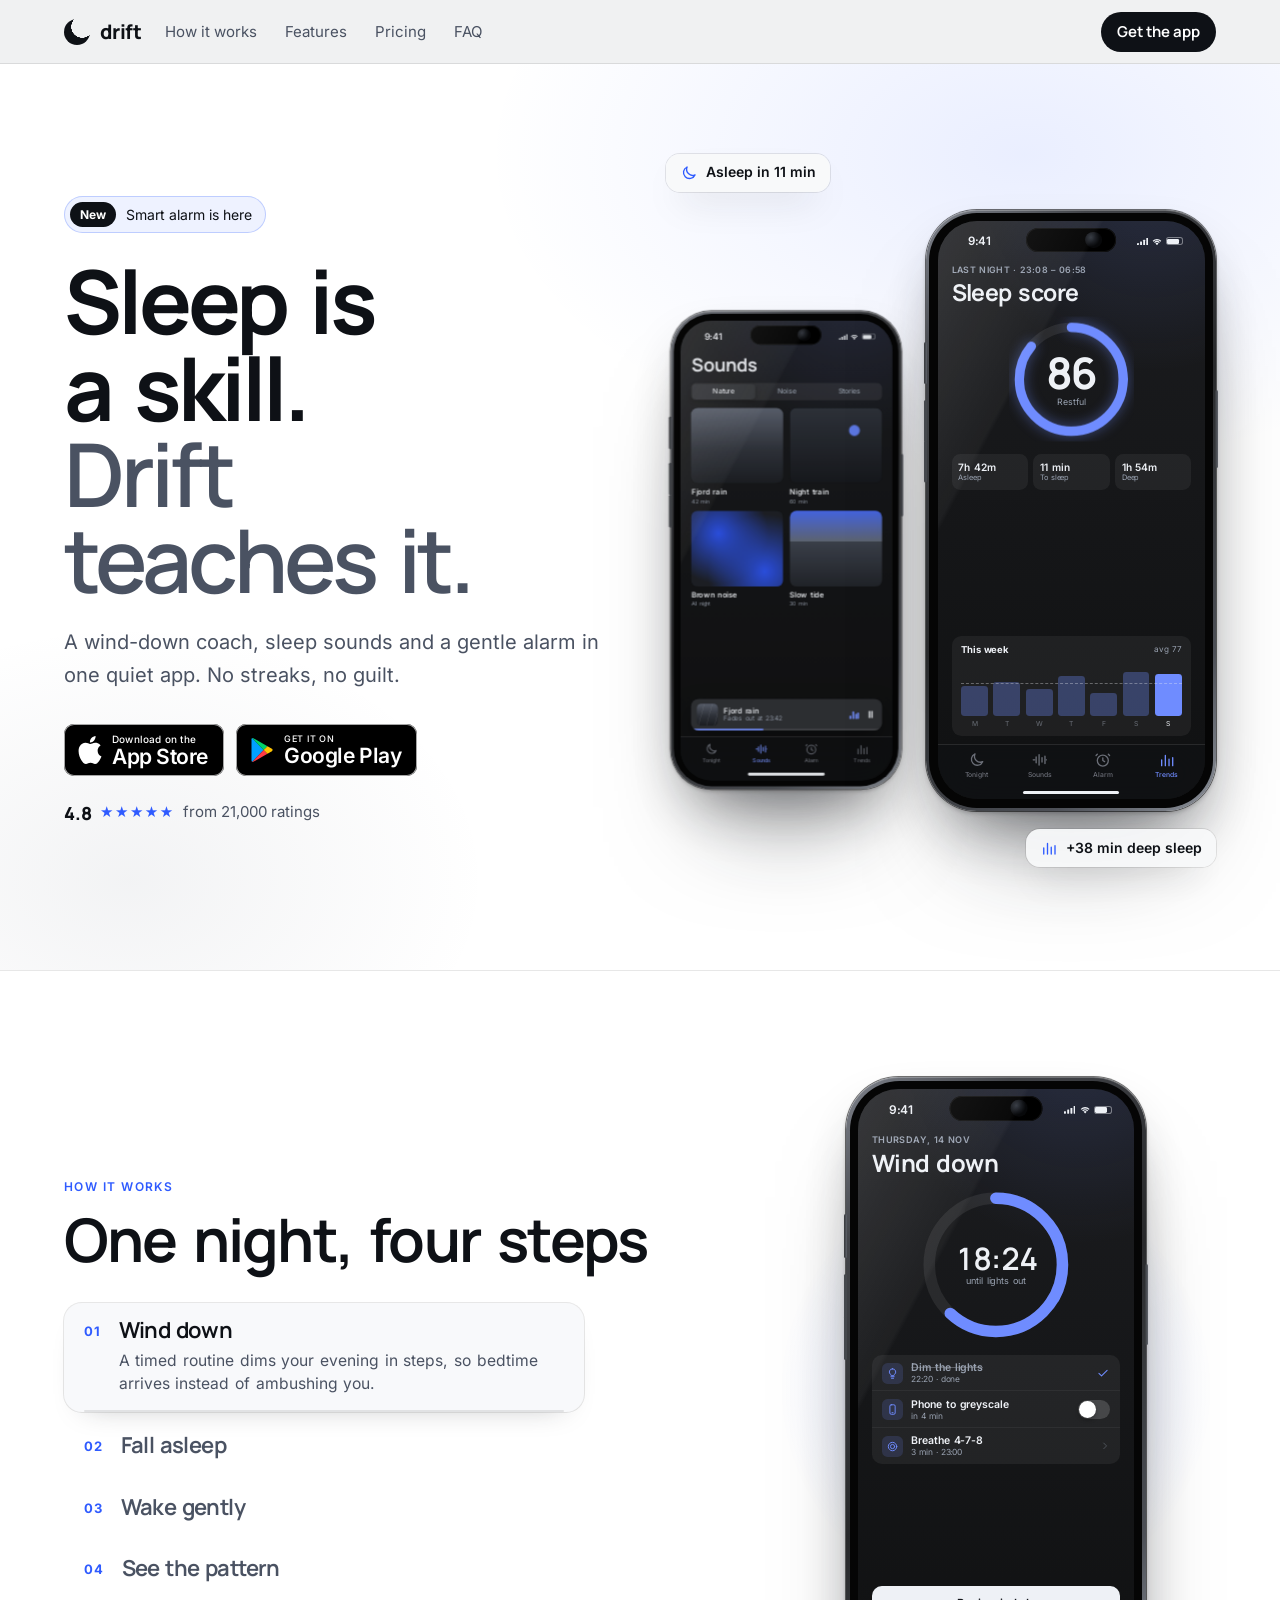
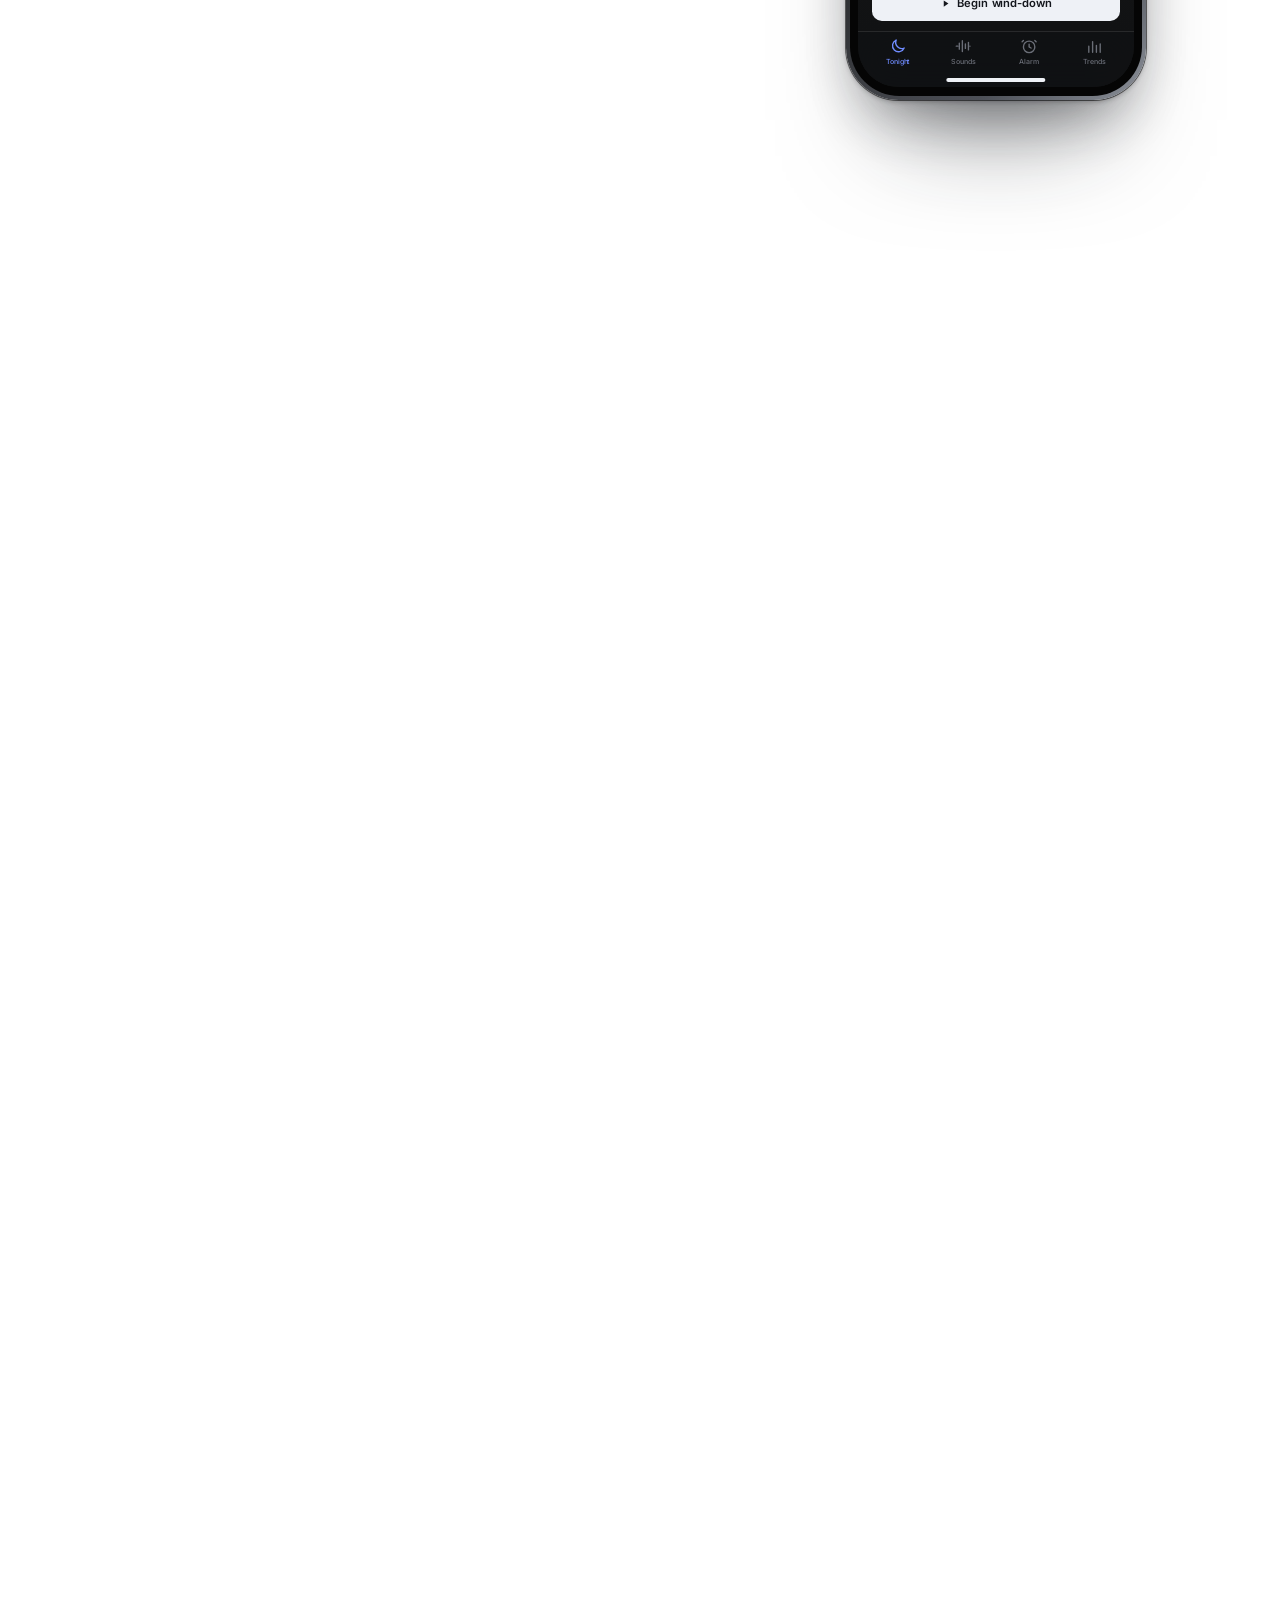
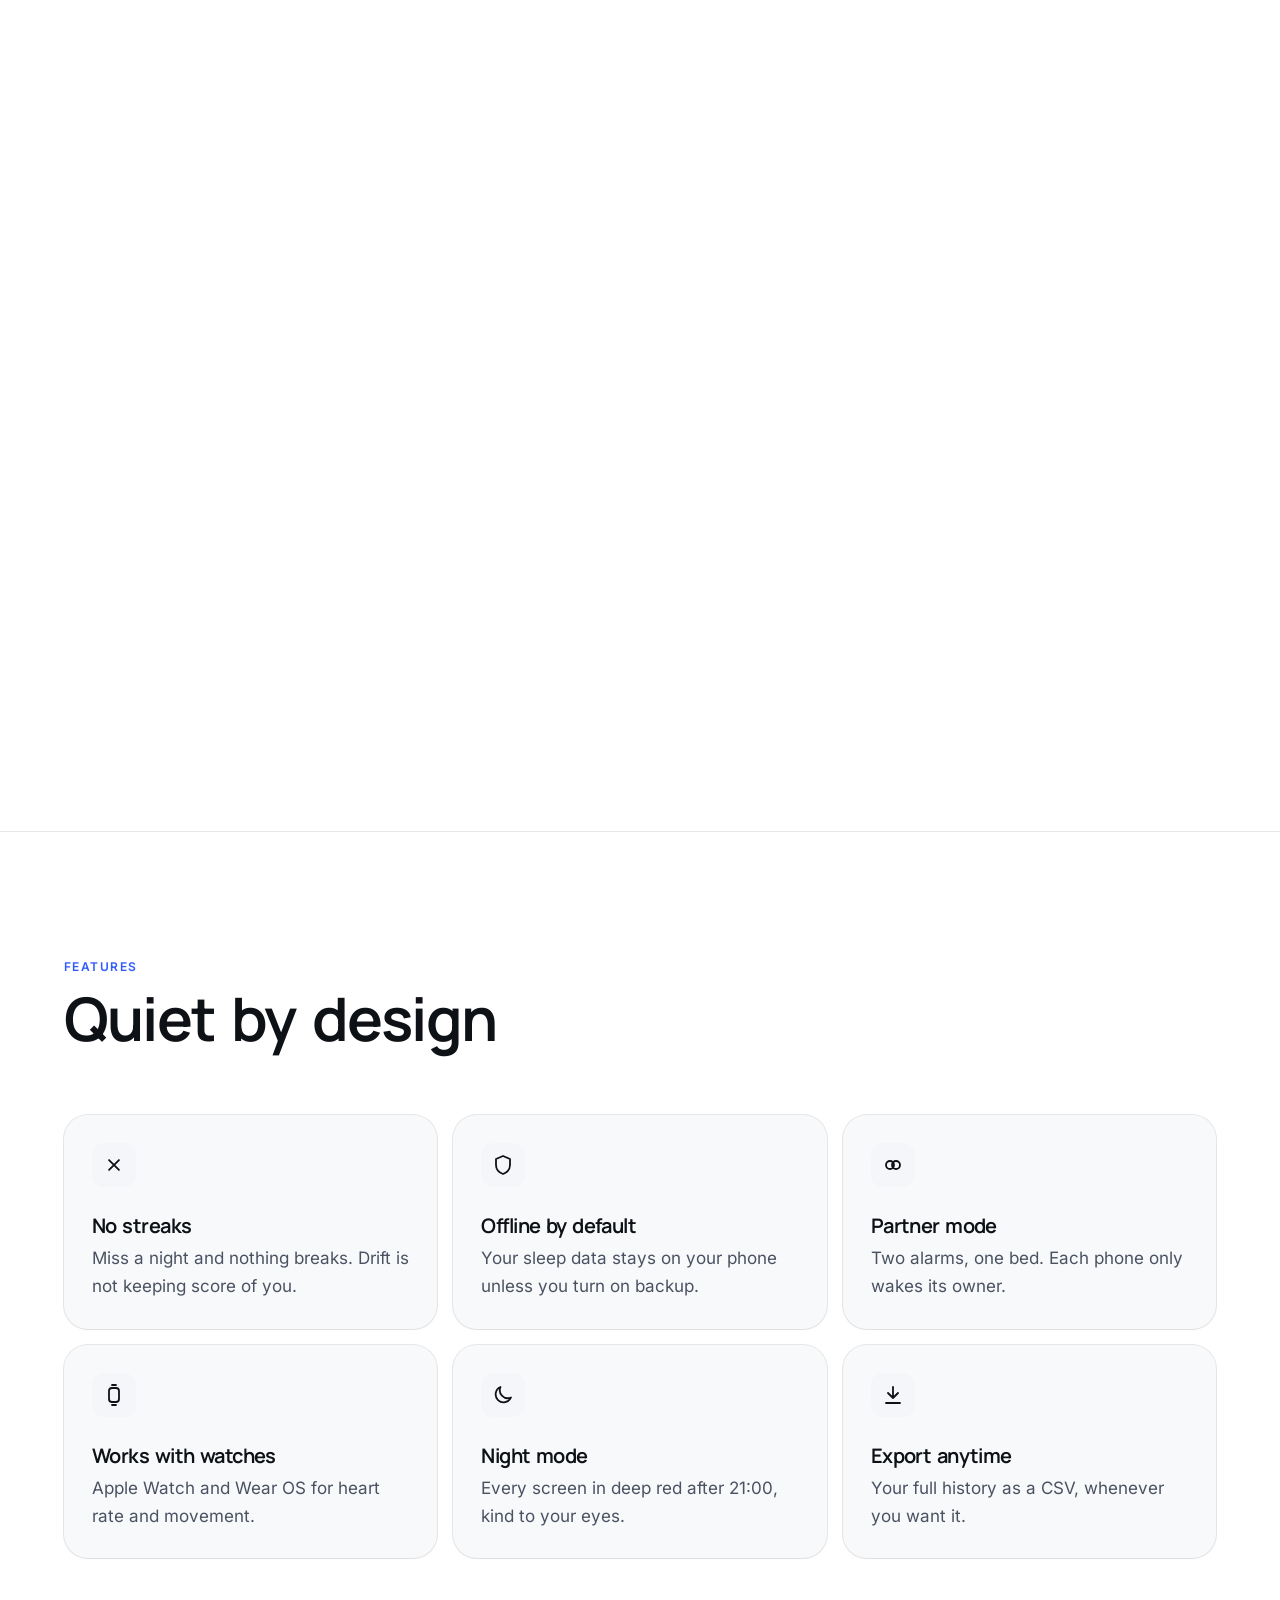
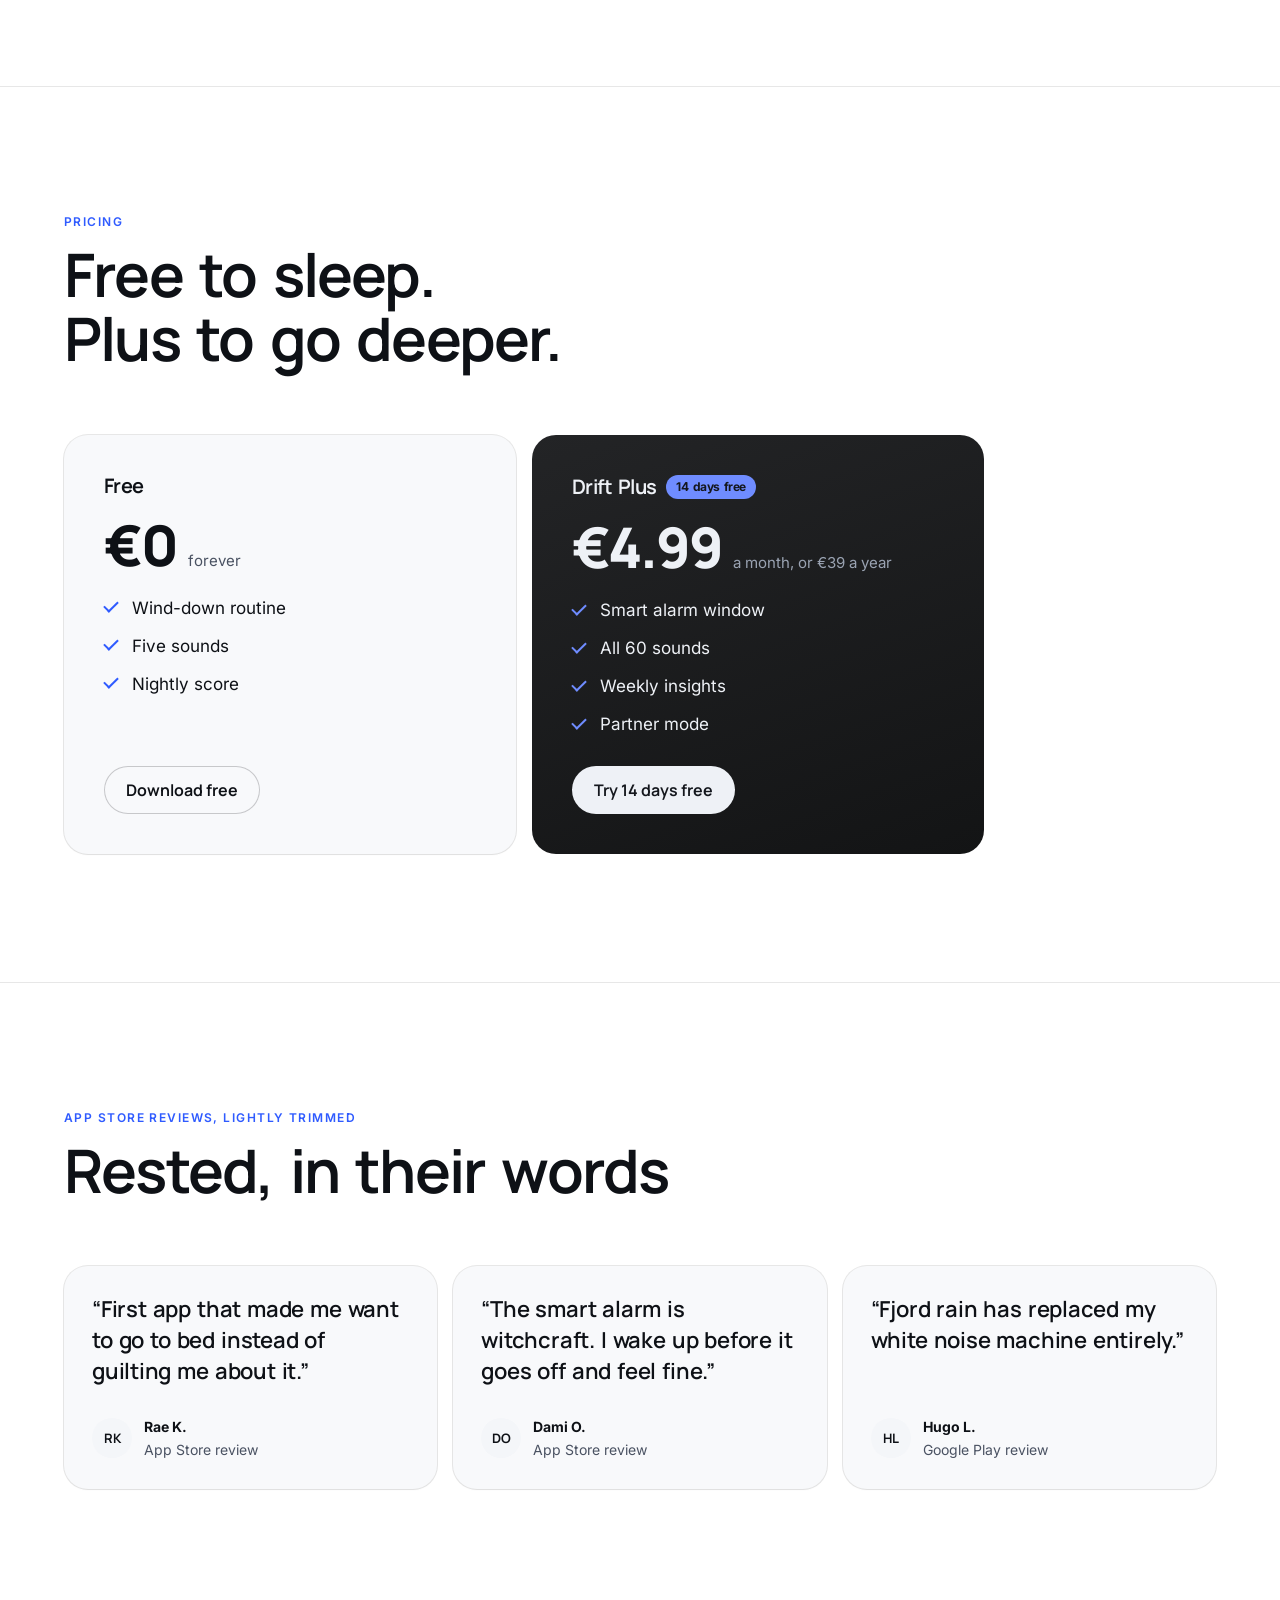
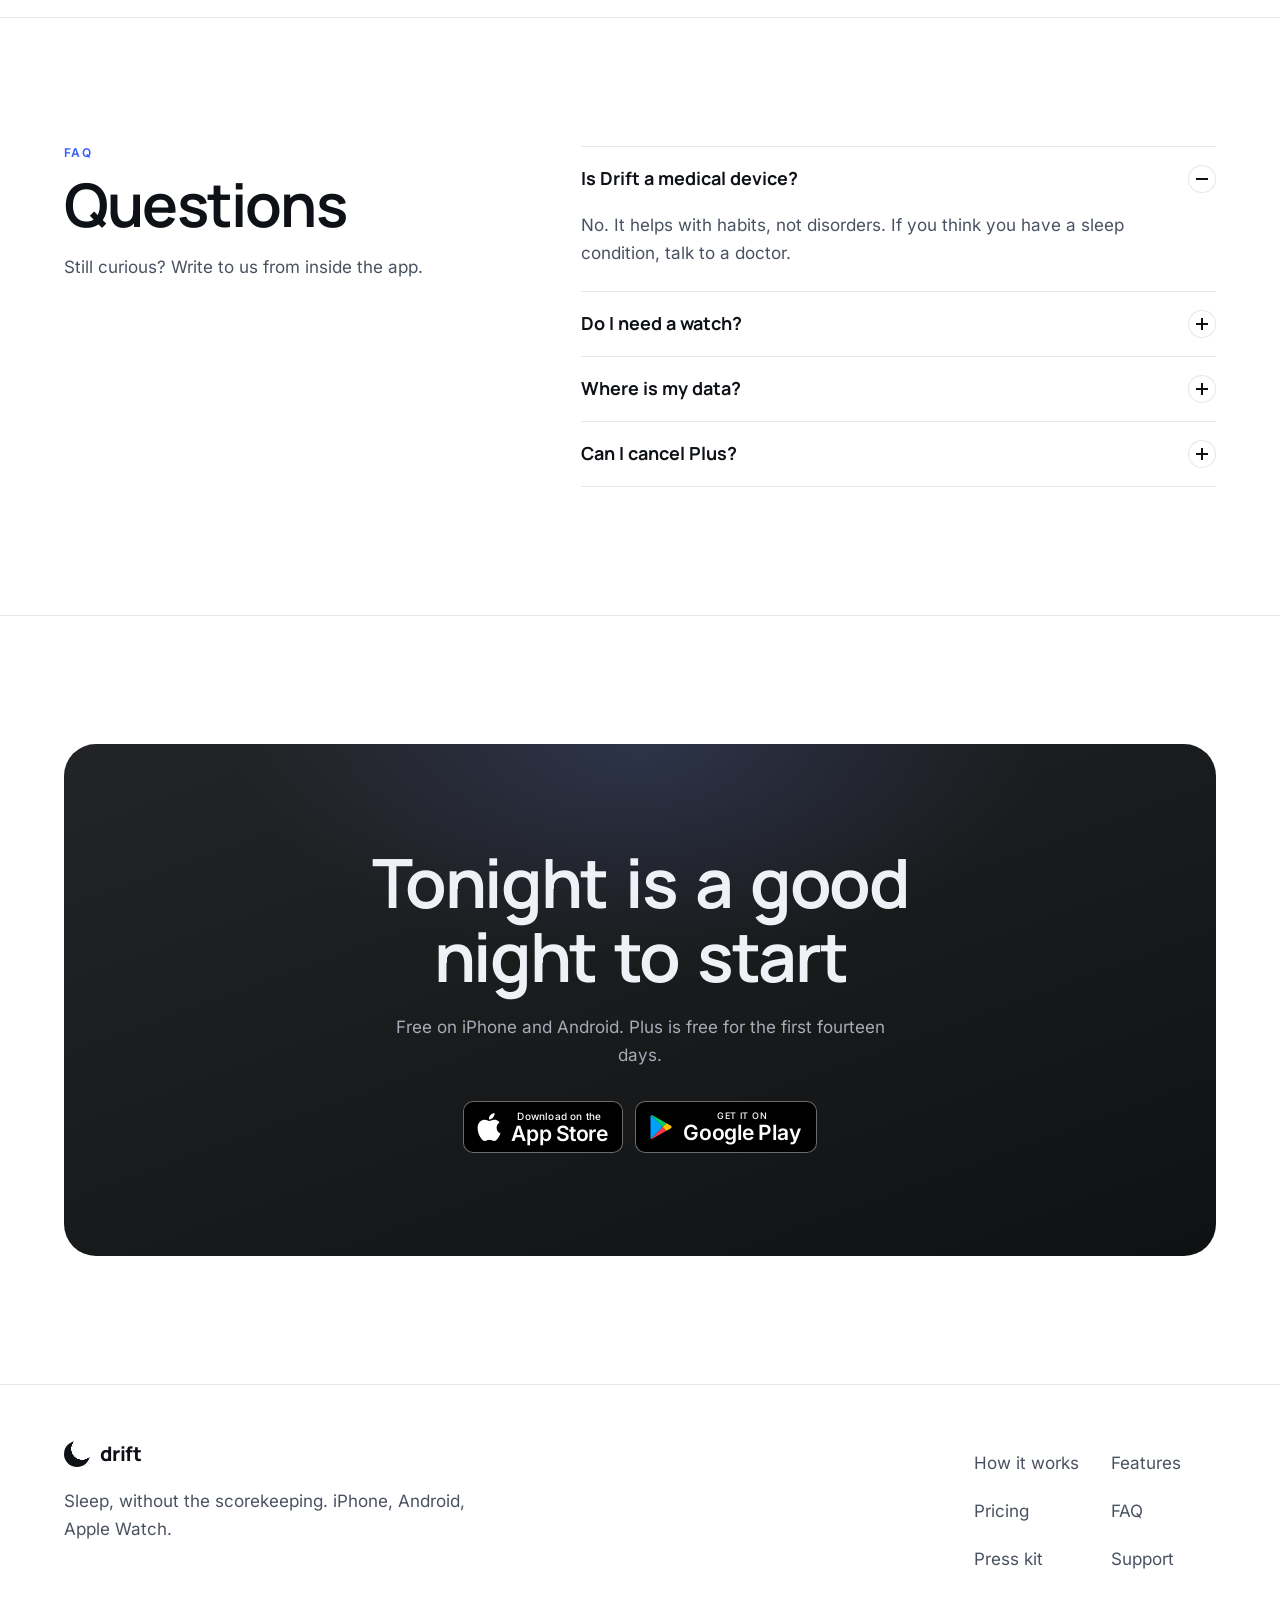
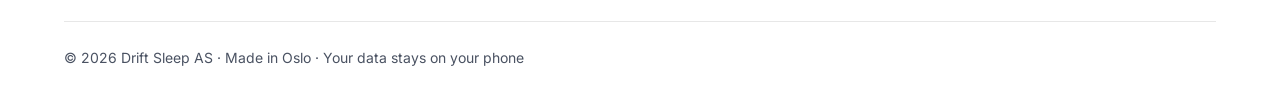
<file: com.pana.websites/templates/app/index.html>
<!doctype html>
<html lang="en" class="no-js">
<head>
<meta charset="utf-8">
<meta name="viewport" content="width=device-width, initial-scale=1">
<title>Drift · The sleep app with no streaks</title>
<meta name="description" content="Drift is a quiet sleep app: wind-down coach, real-world sleep sounds and a smart alarm that wakes you in your lightest sleep. Free on iPhone and Android.">
<meta name="theme-color" content="#FFFFFF">
<meta property="og:type" content="website"><meta property="og:title" content="Drift · The sleep app with no streaks"><meta property="og:description" content="Drift is a quiet sleep app: wind-down coach, real-world sleep sounds and a smart alarm that wakes you in your lightest sleep. Free on iPhone and Android.">
<meta name="twitter:card" content="summary_large_image">
<link rel="icon" href="favicon.svg" type="image/svg+xml">
<link rel="preload" href="fonts/inter.woff2" as="font" type="font/woff2" crossorigin>
<link rel="preload" href="fonts/manrope.woff2" as="font" type="font/woff2" crossorigin>

<link rel="stylesheet" href="styles.css">
<script>var d=document.documentElement;d.classList.remove('no-js');if(!matchMedia('(prefers-reduced-motion: reduce)').matches)d.classList.add('mo')</script>
<script type="application/ld+json">{"@context":"https://schema.org","@type":"MobileApplication","name":"Drift","operatingSystem":"iOS, Android","applicationCategory":"HealthApplication","offers":{"@type":"Offer","price":"0","priceCurrency":"EUR"},"aggregateRating":{"@type":"AggregateRating","ratingValue":"4.8","ratingCount":"21000"}}</script>
</head>
<body>
<svg width="0" height="0" style="position:absolute" aria-hidden="true"><defs>
<symbol id="i-moon" viewBox="0 0 24 24"><path d="M20 14.5A8 8 0 0 1 9.5 4a8 8 0 1 0 10.5 10.5z"/></symbol>
<symbol id="i-wave" viewBox="0 0 24 24"><path d="M3 12h2M7 8v8M11 5v14M15 9v6M19 7v10M21 12h0"/></symbol>
<symbol id="i-alarm" viewBox="0 0 24 24"><circle cx="12" cy="13" r="7.5"/><path d="M12 9.5V13l2.5 1.5M4.5 4.5 2.8 6.2M19.5 4.5l1.7 1.7"/></symbol>
<symbol id="i-chart" viewBox="0 0 24 24"><path d="M5 20V12M10 20V6M15 20v-9M20 20V9"/></symbol>
<symbol id="i-play" viewBox="0 0 24 24"><path d="M8 5.5v13l10-6.5z" fill="currentColor" stroke="none"/></symbol>
<symbol id="i-pause" viewBox="0 0 24 24"><path d="M8 5h3v14H8zM13 5h3v14h-3z" fill="currentColor" stroke="none"/></symbol>
<symbol id="i-check" viewBox="0 0 24 24"><path d="M5 12.5l4.5 4.5L19 7.5"/></symbol>
<symbol id="i-chev" viewBox="0 0 24 24"><path d="M9 5l7 7-7 7"/></symbol>
<symbol id="i-lamp" viewBox="0 0 24 24"><path d="M9 18h6M10 21h4M12 3a6 6 0 0 0-3.5 10.9c.6.5 1 1.2 1 2.1h5c0-.9.4-1.6 1-2.1A6 6 0 0 0 12 3z"/></symbol>
<symbol id="i-phone" viewBox="0 0 24 24"><rect x="7" y="3" width="10" height="18" rx="2.5"/><path d="M11 18h2"/></symbol>
<symbol id="i-lungs" viewBox="0 0 24 24"><circle cx="12" cy="12" r="8"/><circle cx="12" cy="12" r="4"/></symbol>
<symbol id="i-bell" viewBox="0 0 24 24"><path d="M6 16V11a6 6 0 0 1 12 0v5l1.5 2h-15zM10 20.5a2 2 0 0 0 4 0"/></symbol>
<symbol id="i-sun" viewBox="0 0 24 24"><circle cx="12" cy="12" r="4"/><path d="M12 2.5v2M12 19.5v2M2.5 12h2M19.5 12h2M5.3 5.3l1.4 1.4M17.3 17.3l1.4 1.4M5.3 18.7l1.4-1.4M17.3 6.7l1.4-1.4"/></symbol>
<symbol id="i-plus" viewBox="0 0 24 24"><path d="M12 5v14M5 12h14"/></symbol>
</defs></svg>
<a class="skip" href="#main">Skip to content</a>
<header class="top"><div class="wrap top-in"><a class="brand" href="#top"><i class="logo" aria-hidden="true"></i>drift</a><nav aria-label="Main"><ul class="nav"><li><a href="#how">How it works</a></li><li><a href="#features">Features</a></li><li><a href="#pricing">Pricing</a></li><li><a href="#faq">FAQ</a></li></ul></nav><a class="btn btn--sm" href="#get">Get the app</a></div></header>
<main id="main">
<section class="hero" id="top" aria-labelledby="h1"><div class="sky" aria-hidden="true"></div><div class="wrap hero-g">
 <div class="hero-c"><p class="badge"><span>New</span>Smart alarm is here</p>
 <h1 id="h1">Sleep is a skill. <em>Drift teaches it.</em></h1>
 <p class="lede">A wind-down coach, sleep sounds and a gentle alarm in one quiet app. No streaks, no guilt.</p>
 <div class="stores"><a class="store" href="#get"><svg class="b-ico" viewBox="0 0 24 24" aria-hidden="true"><path fill="#fff" d="M12.152 6.896c-.948 0-2.415-1.078-3.96-1.04-2.04.027-3.91 1.183-4.961 3.014-2.117 3.675-.546 9.103 1.519 12.09 1.013 1.454 2.208 3.09 3.792 3.039 1.52-.065 2.09-.987 3.935-.987 1.831 0 2.35.987 3.96.948 1.637-.026 2.676-1.48 3.676-2.948 1.156-1.688 1.636-3.325 1.662-3.415-.039-.013-3.182-1.221-3.22-4.857-.026-3.04 2.48-4.494 2.597-4.559-1.429-2.09-3.623-2.324-4.39-2.376-2-.156-3.675 1.09-4.61 1.09zM15.53 3.83c.843-1.012 1.4-2.427 1.245-3.83-1.207.052-2.662.805-3.532 1.818-.78.896-1.454 2.338-1.273 3.714 1.338.104 2.715-.688 3.559-1.701"/></svg><span><small>Download on the</small><b>App Store</b></span></a><a class="store" href="#get" data-s="gp"><svg class="b-ico" viewBox="0 0 24 24" aria-hidden="true"><path fill="#00A0FF" d="M3.6 1.8 13.4 12l-9.8 10.2c-.4-.2-.6-.6-.6-1.1V2.9c0-.5.2-.9.6-1.1z"/><path fill="#00D26A" d="M3.6 1.8c.3-.1.7-.1 1 .1l12.1 6.9L13.4 12z"/><path fill="#FF3A44" d="M13.4 12l3.3 3.2-12.1 6.9c-.3.2-.7.2-1 .1z"/><path fill="#FFC400" d="M16.7 8.8l3.8 2.2c.8.5.8 1.5 0 2l-3.8 2.2L13.4 12z"/></svg><span><small>GET IT ON</small><b>Google Play</b></span></a></div>
 <p class="rate"><b>4.8</b><span class="stars" aria-hidden="true">★★★★★</span><span>from 21,000 ratings</span></p></div>
 <div class="hero-v" aria-hidden="true"><div class="dv dv-back"><i class="dv-b"></i><div class="dv-s"><div class="app"><div class="sb"><b>9:41</b><span class="sb-r"><svg viewBox="0 0 18 12"><rect x="0" y="8" width="3" height="4" rx=".7"/><rect x="5" y="5.5" width="3" height="6.5" rx=".7"/><rect x="10" y="3" width="3" height="9" rx=".7"/><rect x="15" y="0" width="3" height="12" rx=".7"/></svg><svg viewBox="0 0 16 12"><path d="M8 11.5 5.6 9a3.4 3.4 0 0 1 4.8 0zM3.4 6.8a6.5 6.5 0 0 1 9.2 0l-1.4 1.4a4.5 4.5 0 0 0-6.4 0zM1.1 4.5a9.8 9.8 0 0 1 13.8 0L13.5 6A7.8 7.8 0 0 0 2.5 6z"/></svg><i class="bat"><i></i></i></span></div><div class="pg"><h4 class="lt">Sounds</h4><div class="seg"><span class="on">Nature</span><span>Noise</span><span>Stories</span></div><div class="tl"><span class="tile t1"><i></i><b>Fjord rain</b><small>42 min</small></span><span class="tile t2"><i></i><b>Night train</b><small>60 min</small></span><span class="tile t3"><i></i><b>Brown noise</b><small>All night</small></span><span class="tile t4"><i></i><b>Slow tide</b><small>30 min</small></span></div><div class="np"><i class="art t1"></i><span><b>Fjord rain</b>Fades out at 23:42</span><div class="eq"><i></i><i></i><i></i><i></i></div><svg class="pp" aria-hidden="true"><use href="#i-pause"/></svg><i class="np-bar"><i></i></i></div></div><nav class="tb"><span class=""><svg class="ic" aria-hidden="true"><use href="#i-moon"/></svg>Tonight</span><span class="on"><svg class="ic" aria-hidden="true"><use href="#i-wave"/></svg>Sounds</span><span class=""><svg class="ic" aria-hidden="true"><use href="#i-alarm"/></svg>Alarm</span><span class=""><svg class="ic" aria-hidden="true"><use href="#i-chart"/></svg>Trends</span></nav><i class="hi"></i></div></div><i class="di"></i><i class="dv-g"></i></div><div class="dv dv-main"><i class="dv-b"></i><div class="dv-s"><div class="app"><div class="sb"><b>9:41</b><span class="sb-r"><svg viewBox="0 0 18 12"><rect x="0" y="8" width="3" height="4" rx=".7"/><rect x="5" y="5.5" width="3" height="6.5" rx=".7"/><rect x="10" y="3" width="3" height="9" rx=".7"/><rect x="15" y="0" width="3" height="12" rx=".7"/></svg><svg viewBox="0 0 16 12"><path d="M8 11.5 5.6 9a3.4 3.4 0 0 1 4.8 0zM3.4 6.8a6.5 6.5 0 0 1 9.2 0l-1.4 1.4a4.5 4.5 0 0 0-6.4 0zM1.1 4.5a9.8 9.8 0 0 1 13.8 0L13.5 6A7.8 7.8 0 0 0 2.5 6z"/></svg><i class="bat"><i></i></i></span></div><div class="pg"><p class="pg-d">Last night · 23:08 – 06:58</p><h4 class="lt">Sleep score</h4><div class="sc"><svg viewBox="0 0 120 120"><circle class="tk" cx="60" cy="60" r="50"/><circle class="tv" cx="60" cy="60" r="50" pathLength="100" stroke-dasharray="86 100"/></svg><div><b>86</b><span>Restful</span></div></div><div class="mx"><span><b>7h 42m</b>Asleep</span><span><b>11 min</b>To sleep</span><span><b>1h 54m</b>Deep</span></div><div class="wk"><p><b>This week</b><span>avg 77</span></p><div class="wk-b"><span class=""><i style="--h:0.62"></i>M</span><span class=""><i style="--h:0.7"></i>T</span><span class=""><i style="--h:0.55"></i>W</span><span class=""><i style="--h:0.82"></i>T</span><span class=""><i style="--h:0.48"></i>F</span><span class=""><i style="--h:0.9"></i>S</span><span class="on"><i style="--h:0.86"></i>S</span><i class="wk-avg"></i></div></div></div><nav class="tb"><span class=""><svg class="ic" aria-hidden="true"><use href="#i-moon"/></svg>Tonight</span><span class=""><svg class="ic" aria-hidden="true"><use href="#i-wave"/></svg>Sounds</span><span class=""><svg class="ic" aria-hidden="true"><use href="#i-alarm"/></svg>Alarm</span><span class="on"><svg class="ic" aria-hidden="true"><use href="#i-chart"/></svg>Trends</span></nav><i class="hi"></i></div></div><i class="di"></i><i class="dv-g"></i></div><span class="chip c1"><svg class="chi" aria-hidden="true"><use href="#i-moon"/></svg>Asleep in 11 min</span><span class="chip c2"><svg class="chi" aria-hidden="true"><use href="#i-chart"/></svg>+38 min deep sleep</span></div>
</div></section>
<section class="sec how" id="how" aria-labelledby="how-h"><div class="how-track"><div class="how-pin"><div class="wrap how-g"><div class="how-c"><header class="sh"><p class="kick">How it works</p><h2 id="how-h">One night, four steps</h2></header><ol class="steps"><li class="step" data-i="0"><button type="button" class="step-b" aria-controls="how-dv"><span class="n">01</span><span class="step-t"><h3>Wind down</h3><p>A timed routine dims your evening in steps, so bedtime arrives instead of ambushing you.</p></span></button><i class="step-p"></i></li><li class="step" data-i="1"><button type="button" class="step-b" aria-controls="how-dv"><span class="n">02</span><span class="step-t"><h3>Fall asleep</h3><p>Sounds recorded in real places, mixed to fade out the moment you are under.</p></span></button><i class="step-p"></i></li><li class="step" data-i="2"><button type="button" class="step-b" aria-controls="how-dv"><span class="n">03</span><span class="step-t"><h3>Wake gently</h3><p>The alarm watches for your lightest sleep inside a thirty minute window.</p></span></button><i class="step-p"></i></li><li class="step" data-i="3"><button type="button" class="step-b" aria-controls="how-dv"><span class="n">04</span><span class="step-t"><h3>See the pattern</h3><p>One score each morning and a weekly note on what actually helped.</p></span></button><i class="step-p"></i></li></ol></div><div class="how-v" id="how-dv" aria-hidden="true"><div class="dv dv-how"><i class="dv-b"></i><div class="dv-s"><div class="sl" data-i="0"><div class="app"><div class="sb"><b>9:41</b><span class="sb-r"><svg viewBox="0 0 18 12"><rect x="0" y="8" width="3" height="4" rx=".7"/><rect x="5" y="5.5" width="3" height="6.5" rx=".7"/><rect x="10" y="3" width="3" height="9" rx=".7"/><rect x="15" y="0" width="3" height="12" rx=".7"/></svg><svg viewBox="0 0 16 12"><path d="M8 11.5 5.6 9a3.4 3.4 0 0 1 4.8 0zM3.4 6.8a6.5 6.5 0 0 1 9.2 0l-1.4 1.4a4.5 4.5 0 0 0-6.4 0zM1.1 4.5a9.8 9.8 0 0 1 13.8 0L13.5 6A7.8 7.8 0 0 0 2.5 6z"/></svg><i class="bat"><i></i></i></span></div><div class="pg"><p class="pg-d">Thursday, 14 Nov</p><h4 class="lt">Wind down</h4><div class="tmr"><svg viewBox="0 0 120 120"><circle class="tk" cx="60" cy="60" r="52"/><circle class="tv" cx="60" cy="60" r="52" pathLength="100" stroke-dasharray="62 100"/></svg><div><b>18:24</b><span>until lights out</span></div></div><ul class="lst"><li class="dn"><svg class="li" aria-hidden="true"><use href="#i-lamp"/></svg><span><b>Dim the lights</b>22:20 · done</span><svg class="ck" aria-hidden="true"><use href="#i-check"/></svg></li><li class="nw"><svg class="li" aria-hidden="true"><use href="#i-phone"/></svg><span><b>Phone to greyscale</b>in 4 min</span><i class="sw on"></i></li><li><svg class="li" aria-hidden="true"><use href="#i-lungs"/></svg><span><b>Breathe 4-7-8</b>3 min · 23:00</span><svg class="cv" aria-hidden="true"><use href="#i-chev"/></svg></li></ul><span class="cta-p"><svg class="pi" aria-hidden="true"><use href="#i-play"/></svg>Begin wind-down</span></div><nav class="tb"><span class="on"><svg class="ic" aria-hidden="true"><use href="#i-moon"/></svg>Tonight</span><span class=""><svg class="ic" aria-hidden="true"><use href="#i-wave"/></svg>Sounds</span><span class=""><svg class="ic" aria-hidden="true"><use href="#i-alarm"/></svg>Alarm</span><span class=""><svg class="ic" aria-hidden="true"><use href="#i-chart"/></svg>Trends</span></nav><i class="hi"></i></div></div><div class="sl" data-i="1"><div class="app"><div class="sb"><b>9:41</b><span class="sb-r"><svg viewBox="0 0 18 12"><rect x="0" y="8" width="3" height="4" rx=".7"/><rect x="5" y="5.5" width="3" height="6.5" rx=".7"/><rect x="10" y="3" width="3" height="9" rx=".7"/><rect x="15" y="0" width="3" height="12" rx=".7"/></svg><svg viewBox="0 0 16 12"><path d="M8 11.5 5.6 9a3.4 3.4 0 0 1 4.8 0zM3.4 6.8a6.5 6.5 0 0 1 9.2 0l-1.4 1.4a4.5 4.5 0 0 0-6.4 0zM1.1 4.5a9.8 9.8 0 0 1 13.8 0L13.5 6A7.8 7.8 0 0 0 2.5 6z"/></svg><i class="bat"><i></i></i></span></div><div class="pg"><h4 class="lt">Sounds</h4><div class="seg"><span class="on">Nature</span><span>Noise</span><span>Stories</span></div><div class="tl"><span class="tile t1"><i></i><b>Fjord rain</b><small>42 min</small></span><span class="tile t2"><i></i><b>Night train</b><small>60 min</small></span><span class="tile t3"><i></i><b>Brown noise</b><small>All night</small></span><span class="tile t4"><i></i><b>Slow tide</b><small>30 min</small></span></div><div class="np"><i class="art t1"></i><span><b>Fjord rain</b>Fades out at 23:42</span><div class="eq"><i></i><i></i><i></i><i></i></div><svg class="pp" aria-hidden="true"><use href="#i-pause"/></svg><i class="np-bar"><i></i></i></div></div><nav class="tb"><span class=""><svg class="ic" aria-hidden="true"><use href="#i-moon"/></svg>Tonight</span><span class="on"><svg class="ic" aria-hidden="true"><use href="#i-wave"/></svg>Sounds</span><span class=""><svg class="ic" aria-hidden="true"><use href="#i-alarm"/></svg>Alarm</span><span class=""><svg class="ic" aria-hidden="true"><use href="#i-chart"/></svg>Trends</span></nav><i class="hi"></i></div></div><div class="sl" data-i="2"><div class="app"><div class="sb"><b>9:41</b><span class="sb-r"><svg viewBox="0 0 18 12"><rect x="0" y="8" width="3" height="4" rx=".7"/><rect x="5" y="5.5" width="3" height="6.5" rx=".7"/><rect x="10" y="3" width="3" height="9" rx=".7"/><rect x="15" y="0" width="3" height="12" rx=".7"/></svg><svg viewBox="0 0 16 12"><path d="M8 11.5 5.6 9a3.4 3.4 0 0 1 4.8 0zM3.4 6.8a6.5 6.5 0 0 1 9.2 0l-1.4 1.4a4.5 4.5 0 0 0-6.4 0zM1.1 4.5a9.8 9.8 0 0 1 13.8 0L13.5 6A7.8 7.8 0 0 0 2.5 6z"/></svg><i class="bat"><i></i></i></span></div><div class="pg"><h4 class="lt">Smart alarm</h4><div class="alm"><span>Wake between</span><b>06:50<em>–</em>07:20</b></div><div class="win"><div class="win-t"><i class="win-f"></i><i class="win-k"></i></div><div class="win-l"><span>06:30</span><span>07:00</span><span>07:30</span></div></div><ul class="grp"><li><svg class="li" aria-hidden="true"><use href="#i-alarm"/></svg><span>Smart window</span><em>30 min</em><i class="sw on"></i></li><li><svg class="li" aria-hidden="true"><use href="#i-bell"/></svg><span>Sound</span><em>Morning birds</em><svg class="cv" aria-hidden="true"><use href="#i-chev"/></svg></li><li><svg class="li" aria-hidden="true"><use href="#i-sun"/></svg><span>Sunrise light</span><em>15 min</em><i class="sw on"></i></li><li><svg class="li" aria-hidden="true"><use href="#i-moon"/></svg><span>Snooze</span><em>Off</em><i class="sw"></i></li></ul><p class="ft-n">Next alarm in 7 h 52 min</p></div><nav class="tb"><span class=""><svg class="ic" aria-hidden="true"><use href="#i-moon"/></svg>Tonight</span><span class=""><svg class="ic" aria-hidden="true"><use href="#i-wave"/></svg>Sounds</span><span class="on"><svg class="ic" aria-hidden="true"><use href="#i-alarm"/></svg>Alarm</span><span class=""><svg class="ic" aria-hidden="true"><use href="#i-chart"/></svg>Trends</span></nav><i class="hi"></i></div></div><div class="sl" data-i="3"><div class="app"><div class="sb"><b>9:41</b><span class="sb-r"><svg viewBox="0 0 18 12"><rect x="0" y="8" width="3" height="4" rx=".7"/><rect x="5" y="5.5" width="3" height="6.5" rx=".7"/><rect x="10" y="3" width="3" height="9" rx=".7"/><rect x="15" y="0" width="3" height="12" rx=".7"/></svg><svg viewBox="0 0 16 12"><path d="M8 11.5 5.6 9a3.4 3.4 0 0 1 4.8 0zM3.4 6.8a6.5 6.5 0 0 1 9.2 0l-1.4 1.4a4.5 4.5 0 0 0-6.4 0zM1.1 4.5a9.8 9.8 0 0 1 13.8 0L13.5 6A7.8 7.8 0 0 0 2.5 6z"/></svg><i class="bat"><i></i></i></span></div><div class="pg"><p class="pg-d">Last night · 23:08 – 06:58</p><h4 class="lt">Sleep score</h4><div class="sc"><svg viewBox="0 0 120 120"><circle class="tk" cx="60" cy="60" r="50"/><circle class="tv" cx="60" cy="60" r="50" pathLength="100" stroke-dasharray="86 100"/></svg><div><b>86</b><span>Restful</span></div></div><div class="mx"><span><b>7h 42m</b>Asleep</span><span><b>11 min</b>To sleep</span><span><b>1h 54m</b>Deep</span></div><div class="wk"><p><b>This week</b><span>avg 77</span></p><div class="wk-b"><span class=""><i style="--h:0.62"></i>M</span><span class=""><i style="--h:0.7"></i>T</span><span class=""><i style="--h:0.55"></i>W</span><span class=""><i style="--h:0.82"></i>T</span><span class=""><i style="--h:0.48"></i>F</span><span class=""><i style="--h:0.9"></i>S</span><span class="on"><i style="--h:0.86"></i>S</span><i class="wk-avg"></i></div></div></div><nav class="tb"><span class=""><svg class="ic" aria-hidden="true"><use href="#i-moon"/></svg>Tonight</span><span class=""><svg class="ic" aria-hidden="true"><use href="#i-wave"/></svg>Sounds</span><span class=""><svg class="ic" aria-hidden="true"><use href="#i-alarm"/></svg>Alarm</span><span class="on"><svg class="ic" aria-hidden="true"><use href="#i-chart"/></svg>Trends</span></nav><i class="hi"></i></div></div></div><i class="di"></i><i class="dv-g"></i></div></div></div></div></div><div class="wrap how-m"><header class="sh"><p class="kick">How it works</p><h2>One night, four steps</h2></header><ol class="mcs" tabindex="0" aria-label="Four steps, swipe"><li class="mc"><div class="mc-d" aria-hidden="true"><div class="dv dv-sm"><i class="dv-b"></i><div class="dv-s"><div class="app"><div class="sb"><b>9:41</b><span class="sb-r"><svg viewBox="0 0 18 12"><rect x="0" y="8" width="3" height="4" rx=".7"/><rect x="5" y="5.5" width="3" height="6.5" rx=".7"/><rect x="10" y="3" width="3" height="9" rx=".7"/><rect x="15" y="0" width="3" height="12" rx=".7"/></svg><svg viewBox="0 0 16 12"><path d="M8 11.5 5.6 9a3.4 3.4 0 0 1 4.8 0zM3.4 6.8a6.5 6.5 0 0 1 9.2 0l-1.4 1.4a4.5 4.5 0 0 0-6.4 0zM1.1 4.5a9.8 9.8 0 0 1 13.8 0L13.5 6A7.8 7.8 0 0 0 2.5 6z"/></svg><i class="bat"><i></i></i></span></div><div class="pg"><p class="pg-d">Thursday, 14 Nov</p><h4 class="lt">Wind down</h4><div class="tmr"><svg viewBox="0 0 120 120"><circle class="tk" cx="60" cy="60" r="52"/><circle class="tv" cx="60" cy="60" r="52" pathLength="100" stroke-dasharray="62 100"/></svg><div><b>18:24</b><span>until lights out</span></div></div><ul class="lst"><li class="dn"><svg class="li" aria-hidden="true"><use href="#i-lamp"/></svg><span><b>Dim the lights</b>22:20 · done</span><svg class="ck" aria-hidden="true"><use href="#i-check"/></svg></li><li class="nw"><svg class="li" aria-hidden="true"><use href="#i-phone"/></svg><span><b>Phone to greyscale</b>in 4 min</span><i class="sw on"></i></li><li><svg class="li" aria-hidden="true"><use href="#i-lungs"/></svg><span><b>Breathe 4-7-8</b>3 min · 23:00</span><svg class="cv" aria-hidden="true"><use href="#i-chev"/></svg></li></ul><span class="cta-p"><svg class="pi" aria-hidden="true"><use href="#i-play"/></svg>Begin wind-down</span></div><nav class="tb"><span class="on"><svg class="ic" aria-hidden="true"><use href="#i-moon"/></svg>Tonight</span><span class=""><svg class="ic" aria-hidden="true"><use href="#i-wave"/></svg>Sounds</span><span class=""><svg class="ic" aria-hidden="true"><use href="#i-alarm"/></svg>Alarm</span><span class=""><svg class="ic" aria-hidden="true"><use href="#i-chart"/></svg>Trends</span></nav><i class="hi"></i></div></div><i class="di"></i><i class="dv-g"></i></div></div><span class="n">01</span><h3>Wind down</h3><p>A timed routine dims your evening in steps, so bedtime arrives instead of ambushing you.</p></li><li class="mc"><div class="mc-d" aria-hidden="true"><div class="dv dv-sm"><i class="dv-b"></i><div class="dv-s"><div class="app"><div class="sb"><b>9:41</b><span class="sb-r"><svg viewBox="0 0 18 12"><rect x="0" y="8" width="3" height="4" rx=".7"/><rect x="5" y="5.5" width="3" height="6.5" rx=".7"/><rect x="10" y="3" width="3" height="9" rx=".7"/><rect x="15" y="0" width="3" height="12" rx=".7"/></svg><svg viewBox="0 0 16 12"><path d="M8 11.5 5.6 9a3.4 3.4 0 0 1 4.8 0zM3.4 6.8a6.5 6.5 0 0 1 9.2 0l-1.4 1.4a4.5 4.5 0 0 0-6.4 0zM1.1 4.5a9.8 9.8 0 0 1 13.8 0L13.5 6A7.8 7.8 0 0 0 2.5 6z"/></svg><i class="bat"><i></i></i></span></div><div class="pg"><h4 class="lt">Sounds</h4><div class="seg"><span class="on">Nature</span><span>Noise</span><span>Stories</span></div><div class="tl"><span class="tile t1"><i></i><b>Fjord rain</b><small>42 min</small></span><span class="tile t2"><i></i><b>Night train</b><small>60 min</small></span><span class="tile t3"><i></i><b>Brown noise</b><small>All night</small></span><span class="tile t4"><i></i><b>Slow tide</b><small>30 min</small></span></div><div class="np"><i class="art t1"></i><span><b>Fjord rain</b>Fades out at 23:42</span><div class="eq"><i></i><i></i><i></i><i></i></div><svg class="pp" aria-hidden="true"><use href="#i-pause"/></svg><i class="np-bar"><i></i></i></div></div><nav class="tb"><span class=""><svg class="ic" aria-hidden="true"><use href="#i-moon"/></svg>Tonight</span><span class="on"><svg class="ic" aria-hidden="true"><use href="#i-wave"/></svg>Sounds</span><span class=""><svg class="ic" aria-hidden="true"><use href="#i-alarm"/></svg>Alarm</span><span class=""><svg class="ic" aria-hidden="true"><use href="#i-chart"/></svg>Trends</span></nav><i class="hi"></i></div></div><i class="di"></i><i class="dv-g"></i></div></div><span class="n">02</span><h3>Fall asleep</h3><p>Sounds recorded in real places, mixed to fade out the moment you are under.</p></li><li class="mc"><div class="mc-d" aria-hidden="true"><div class="dv dv-sm"><i class="dv-b"></i><div class="dv-s"><div class="app"><div class="sb"><b>9:41</b><span class="sb-r"><svg viewBox="0 0 18 12"><rect x="0" y="8" width="3" height="4" rx=".7"/><rect x="5" y="5.5" width="3" height="6.5" rx=".7"/><rect x="10" y="3" width="3" height="9" rx=".7"/><rect x="15" y="0" width="3" height="12" rx=".7"/></svg><svg viewBox="0 0 16 12"><path d="M8 11.5 5.6 9a3.4 3.4 0 0 1 4.8 0zM3.4 6.8a6.5 6.5 0 0 1 9.2 0l-1.4 1.4a4.5 4.5 0 0 0-6.4 0zM1.1 4.5a9.8 9.8 0 0 1 13.8 0L13.5 6A7.8 7.8 0 0 0 2.5 6z"/></svg><i class="bat"><i></i></i></span></div><div class="pg"><h4 class="lt">Smart alarm</h4><div class="alm"><span>Wake between</span><b>06:50<em>–</em>07:20</b></div><div class="win"><div class="win-t"><i class="win-f"></i><i class="win-k"></i></div><div class="win-l"><span>06:30</span><span>07:00</span><span>07:30</span></div></div><ul class="grp"><li><svg class="li" aria-hidden="true"><use href="#i-alarm"/></svg><span>Smart window</span><em>30 min</em><i class="sw on"></i></li><li><svg class="li" aria-hidden="true"><use href="#i-bell"/></svg><span>Sound</span><em>Morning birds</em><svg class="cv" aria-hidden="true"><use href="#i-chev"/></svg></li><li><svg class="li" aria-hidden="true"><use href="#i-sun"/></svg><span>Sunrise light</span><em>15 min</em><i class="sw on"></i></li><li><svg class="li" aria-hidden="true"><use href="#i-moon"/></svg><span>Snooze</span><em>Off</em><i class="sw"></i></li></ul><p class="ft-n">Next alarm in 7 h 52 min</p></div><nav class="tb"><span class=""><svg class="ic" aria-hidden="true"><use href="#i-moon"/></svg>Tonight</span><span class=""><svg class="ic" aria-hidden="true"><use href="#i-wave"/></svg>Sounds</span><span class="on"><svg class="ic" aria-hidden="true"><use href="#i-alarm"/></svg>Alarm</span><span class=""><svg class="ic" aria-hidden="true"><use href="#i-chart"/></svg>Trends</span></nav><i class="hi"></i></div></div><i class="di"></i><i class="dv-g"></i></div></div><span class="n">03</span><h3>Wake gently</h3><p>The alarm watches for your lightest sleep inside a thirty minute window.</p></li><li class="mc"><div class="mc-d" aria-hidden="true"><div class="dv dv-sm"><i class="dv-b"></i><div class="dv-s"><div class="app"><div class="sb"><b>9:41</b><span class="sb-r"><svg viewBox="0 0 18 12"><rect x="0" y="8" width="3" height="4" rx=".7"/><rect x="5" y="5.5" width="3" height="6.5" rx=".7"/><rect x="10" y="3" width="3" height="9" rx=".7"/><rect x="15" y="0" width="3" height="12" rx=".7"/></svg><svg viewBox="0 0 16 12"><path d="M8 11.5 5.6 9a3.4 3.4 0 0 1 4.8 0zM3.4 6.8a6.5 6.5 0 0 1 9.2 0l-1.4 1.4a4.5 4.5 0 0 0-6.4 0zM1.1 4.5a9.8 9.8 0 0 1 13.8 0L13.5 6A7.8 7.8 0 0 0 2.5 6z"/></svg><i class="bat"><i></i></i></span></div><div class="pg"><p class="pg-d">Last night · 23:08 – 06:58</p><h4 class="lt">Sleep score</h4><div class="sc"><svg viewBox="0 0 120 120"><circle class="tk" cx="60" cy="60" r="50"/><circle class="tv" cx="60" cy="60" r="50" pathLength="100" stroke-dasharray="86 100"/></svg><div><b>86</b><span>Restful</span></div></div><div class="mx"><span><b>7h 42m</b>Asleep</span><span><b>11 min</b>To sleep</span><span><b>1h 54m</b>Deep</span></div><div class="wk"><p><b>This week</b><span>avg 77</span></p><div class="wk-b"><span class=""><i style="--h:0.62"></i>M</span><span class=""><i style="--h:0.7"></i>T</span><span class=""><i style="--h:0.55"></i>W</span><span class=""><i style="--h:0.82"></i>T</span><span class=""><i style="--h:0.48"></i>F</span><span class=""><i style="--h:0.9"></i>S</span><span class="on"><i style="--h:0.86"></i>S</span><i class="wk-avg"></i></div></div></div><nav class="tb"><span class=""><svg class="ic" aria-hidden="true"><use href="#i-moon"/></svg>Tonight</span><span class=""><svg class="ic" aria-hidden="true"><use href="#i-wave"/></svg>Sounds</span><span class=""><svg class="ic" aria-hidden="true"><use href="#i-alarm"/></svg>Alarm</span><span class="on"><svg class="ic" aria-hidden="true"><use href="#i-chart"/></svg>Trends</span></nav><i class="hi"></i></div></div><i class="di"></i><i class="dv-g"></i></div></div><span class="n">04</span><h3>See the pattern</h3><p>One score each morning and a weekly note on what actually helped.</p></li></ol><div class="dots" aria-hidden="true"><i class="on"></i><i></i><i></i><i></i></div></div></section>
<section class="sec" id="features" aria-labelledby="ft-h"><div class="wrap">
 <header class="sh"><p class="kick">Features</p><h2 id="ft-h">Quiet by design</h2></header>
 <div class="fts"><article class="ft rv"><svg class="ft-i" viewBox="0 0 24 24" aria-hidden="true"><path d="M5 12h14M12 5v14" transform="rotate(45 12 12)"/></svg><h3>No streaks</h3><p>Miss a night and nothing breaks. Drift is not keeping score of you.</p></article><article class="ft rv"><svg class="ft-i" viewBox="0 0 24 24" aria-hidden="true"><path d="M12 3l7 3v6c0 4.5-3 7.5-7 9-4-1.5-7-4.5-7-9V6z"/></svg><h3>Offline by default</h3><p>Your sleep data stays on your phone unless you turn on backup.</p></article><article class="ft rv"><svg class="ft-i" viewBox="0 0 24 24" aria-hidden="true"><circle cx="9" cy="12" r="4"/><circle cx="15" cy="12" r="4"/></svg><h3>Partner mode</h3><p>Two alarms, one bed. Each phone only wakes its owner.</p></article><article class="ft rv"><svg class="ft-i" viewBox="0 0 24 24" aria-hidden="true"><rect x="7" y="5" width="10" height="14" rx="3"/><path d="M10 2h4M10 22h4"/></svg><h3>Works with watches</h3><p>Apple Watch and Wear OS for heart rate and movement.</p></article><article class="ft rv"><svg class="ft-i" viewBox="0 0 24 24" aria-hidden="true"><path d="M20 14.5A8 8 0 019.5 4 8 8 0 1020 14.5z"/></svg><h3>Night mode</h3><p>Every screen in deep red after 21:00, kind to your eyes.</p></article><article class="ft rv"><svg class="ft-i" viewBox="0 0 24 24" aria-hidden="true"><path d="M12 4v11M7 10l5 5 5-5M5 20h14"/></svg><h3>Export anytime</h3><p>Your full history as a CSV, whenever you want it.</p></article></div></div></section>
<section class="sec" id="pricing" aria-labelledby="pr-h"><div class="wrap">
 <header class="sh"><p class="kick">Pricing</p><h2 id="pr-h">Free to sleep. Plus to go deeper.</h2></header>
 <div class="plans">
 <div class="plan rv"><h3>Free</h3><p class="amt"><b>€0</b><span>forever</span></p><ul><li>Wind-down routine</li><li>Five sounds</li><li>Nightly score</li></ul><a class="btn btn--ghost" href="#get">Download free</a></div>
 <div class="plan pro rv"><h3>Drift Plus <span class="tag">14 days free</span></h3><p class="amt"><b>€4.99</b><span>a month, or €39 a year</span></p><ul><li>Smart alarm window</li><li>All 60 sounds</li><li>Weekly insights</li><li>Partner mode</li></ul><a class="btn" href="#get">Try 14 days free</a></div></div>
</div></section>
<section class="sec" id="testimonials" aria-labelledby="tst-h"><div class="wrap">
 <header class="sh"><p class="kick">App Store reviews, lightly trimmed</p><h2 id="tst-h">Rested, in their words</h2></header>
 <div class="qs"><figure class="q rv"><blockquote>“First app that made me want to go to bed instead of guilting me about it.”</blockquote><figcaption><i aria-hidden="true">RK</i><span><b>Rae K.</b>App Store review</span></figcaption></figure><figure class="q rv"><blockquote>“The smart alarm is witchcraft. I wake up before it goes off and feel fine.”</blockquote><figcaption><i aria-hidden="true">DO</i><span><b>Dami O.</b>App Store review</span></figcaption></figure><figure class="q rv"><blockquote>“Fjord rain has replaced my white noise machine entirely.”</blockquote><figcaption><i aria-hidden="true">HL</i><span><b>Hugo L.</b>Google Play review</span></figcaption></figure></div></div></section>
<section class="sec" id="faq" aria-labelledby="faq-h"><div class="wrap faq">
 <header class="sh"><p class="kick">FAQ</p><h2 id="faq-h">Questions</h2><p class="muted">Still curious? Write to us from inside the app.</p></header>
 <div class="faq-l"><details open><summary>Is Drift a medical device?<i aria-hidden="true"></i></summary><p>No. It helps with habits, not disorders. If you think you have a sleep condition, talk to a doctor.</p></details><details><summary>Do I need a watch?<i aria-hidden="true"></i></summary><p>No. The phone on your nightstand is enough. A watch adds heart rate.</p></details><details><summary>Where is my data?<i aria-hidden="true"></i></summary><p>On your phone. Encrypted backup is optional and off by default.</p></details><details><summary>Can I cancel Plus?<i aria-hidden="true"></i></summary><p>Any time from your store account, and you keep Plus until the period ends.</p></details></div></div></section>
<section class="sec" id="get" aria-labelledby="cta-h"><div class="wrap"><div class="cta rv"><div class="sky" aria-hidden="true"></div>
 <h2 id="cta-h">Tonight is a good night to start</h2><p>Free on iPhone and Android. Plus is free for the first fourteen days.</p><div class="stores"><a class="store" href="#get"><svg class="b-ico" viewBox="0 0 24 24" aria-hidden="true"><path fill="#fff" d="M12.152 6.896c-.948 0-2.415-1.078-3.96-1.04-2.04.027-3.91 1.183-4.961 3.014-2.117 3.675-.546 9.103 1.519 12.09 1.013 1.454 2.208 3.09 3.792 3.039 1.52-.065 2.09-.987 3.935-.987 1.831 0 2.35.987 3.96.948 1.637-.026 2.676-1.48 3.676-2.948 1.156-1.688 1.636-3.325 1.662-3.415-.039-.013-3.182-1.221-3.22-4.857-.026-3.04 2.48-4.494 2.597-4.559-1.429-2.09-3.623-2.324-4.39-2.376-2-.156-3.675 1.09-4.61 1.09zM15.53 3.83c.843-1.012 1.4-2.427 1.245-3.83-1.207.052-2.662.805-3.532 1.818-.78.896-1.454 2.338-1.273 3.714 1.338.104 2.715-.688 3.559-1.701"/></svg><span><small>Download on the</small><b>App Store</b></span></a><a class="store" href="#get" data-s="gp"><svg class="b-ico" viewBox="0 0 24 24" aria-hidden="true"><path fill="#00A0FF" d="M3.6 1.8 13.4 12l-9.8 10.2c-.4-.2-.6-.6-.6-1.1V2.9c0-.5.2-.9.6-1.1z"/><path fill="#00D26A" d="M3.6 1.8c.3-.1.7-.1 1 .1l12.1 6.9L13.4 12z"/><path fill="#FF3A44" d="M13.4 12l3.3 3.2-12.1 6.9c-.3.2-.7.2-1 .1z"/><path fill="#FFC400" d="M16.7 8.8l3.8 2.2c.8.5.8 1.5 0 2l-3.8 2.2L13.4 12z"/></svg><span><small>GET IT ON</small><b>Google Play</b></span></a></div></div></div></section>
</main>
<footer class="foot"><div class="wrap"><div class="foot-g"><div><a class="brand" href="#top"><i class="logo" aria-hidden="true"></i>drift</a><p class="muted">Sleep, without the scorekeeping. iPhone, Android, Apple Watch.</p></div>
<ul class="foot-l"><li><a href="#how">How it works</a></li><li><a href="#features">Features</a></li><li><a href="#pricing">Pricing</a></li><li><a href="#faq">FAQ</a></li><li><a href="mailto:hello@example.com">Press kit</a></li><li><a href="mailto:hello@example.com">Support</a></li></ul></div>
<p class="foot-b">© 2026 Drift Sleep AS · Made in Oslo · Your data stays on your phone</p></div></footer>
<script src="app.js" defer></script>
</body>
</html>
</file>
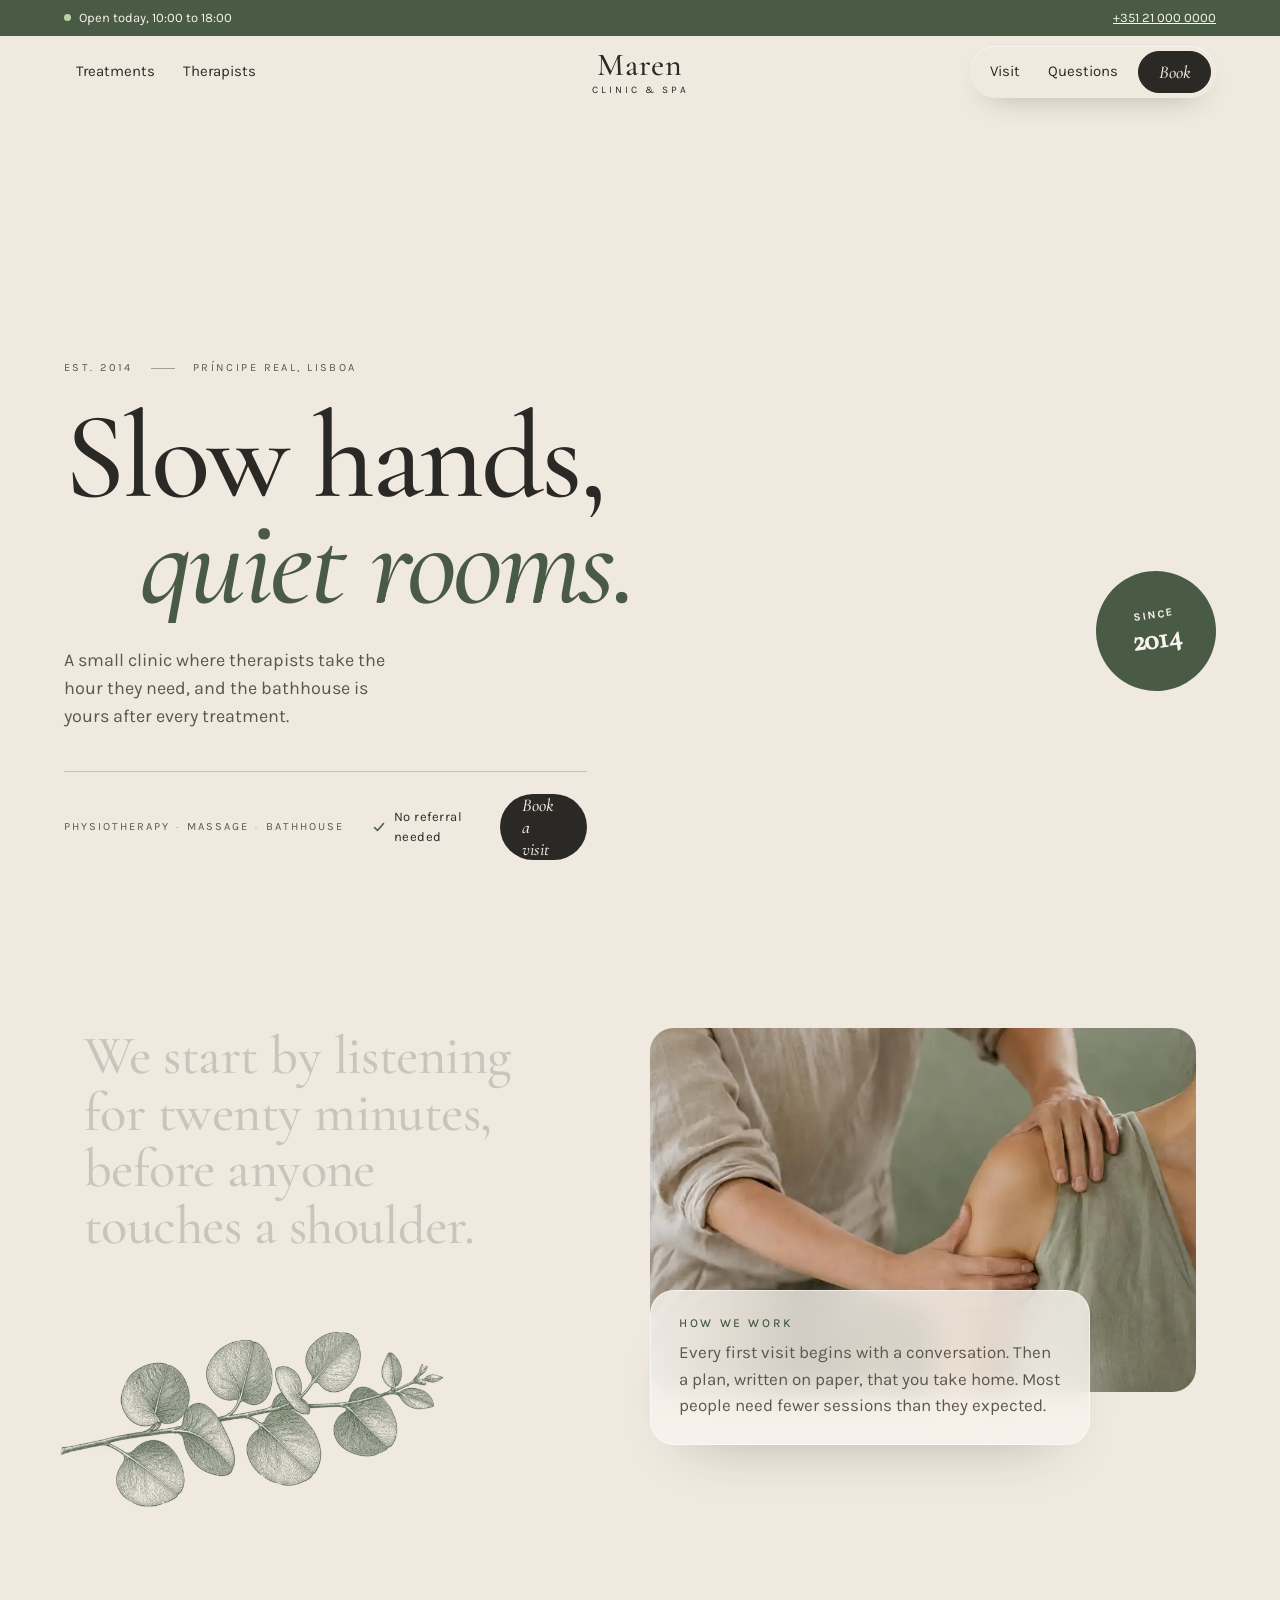
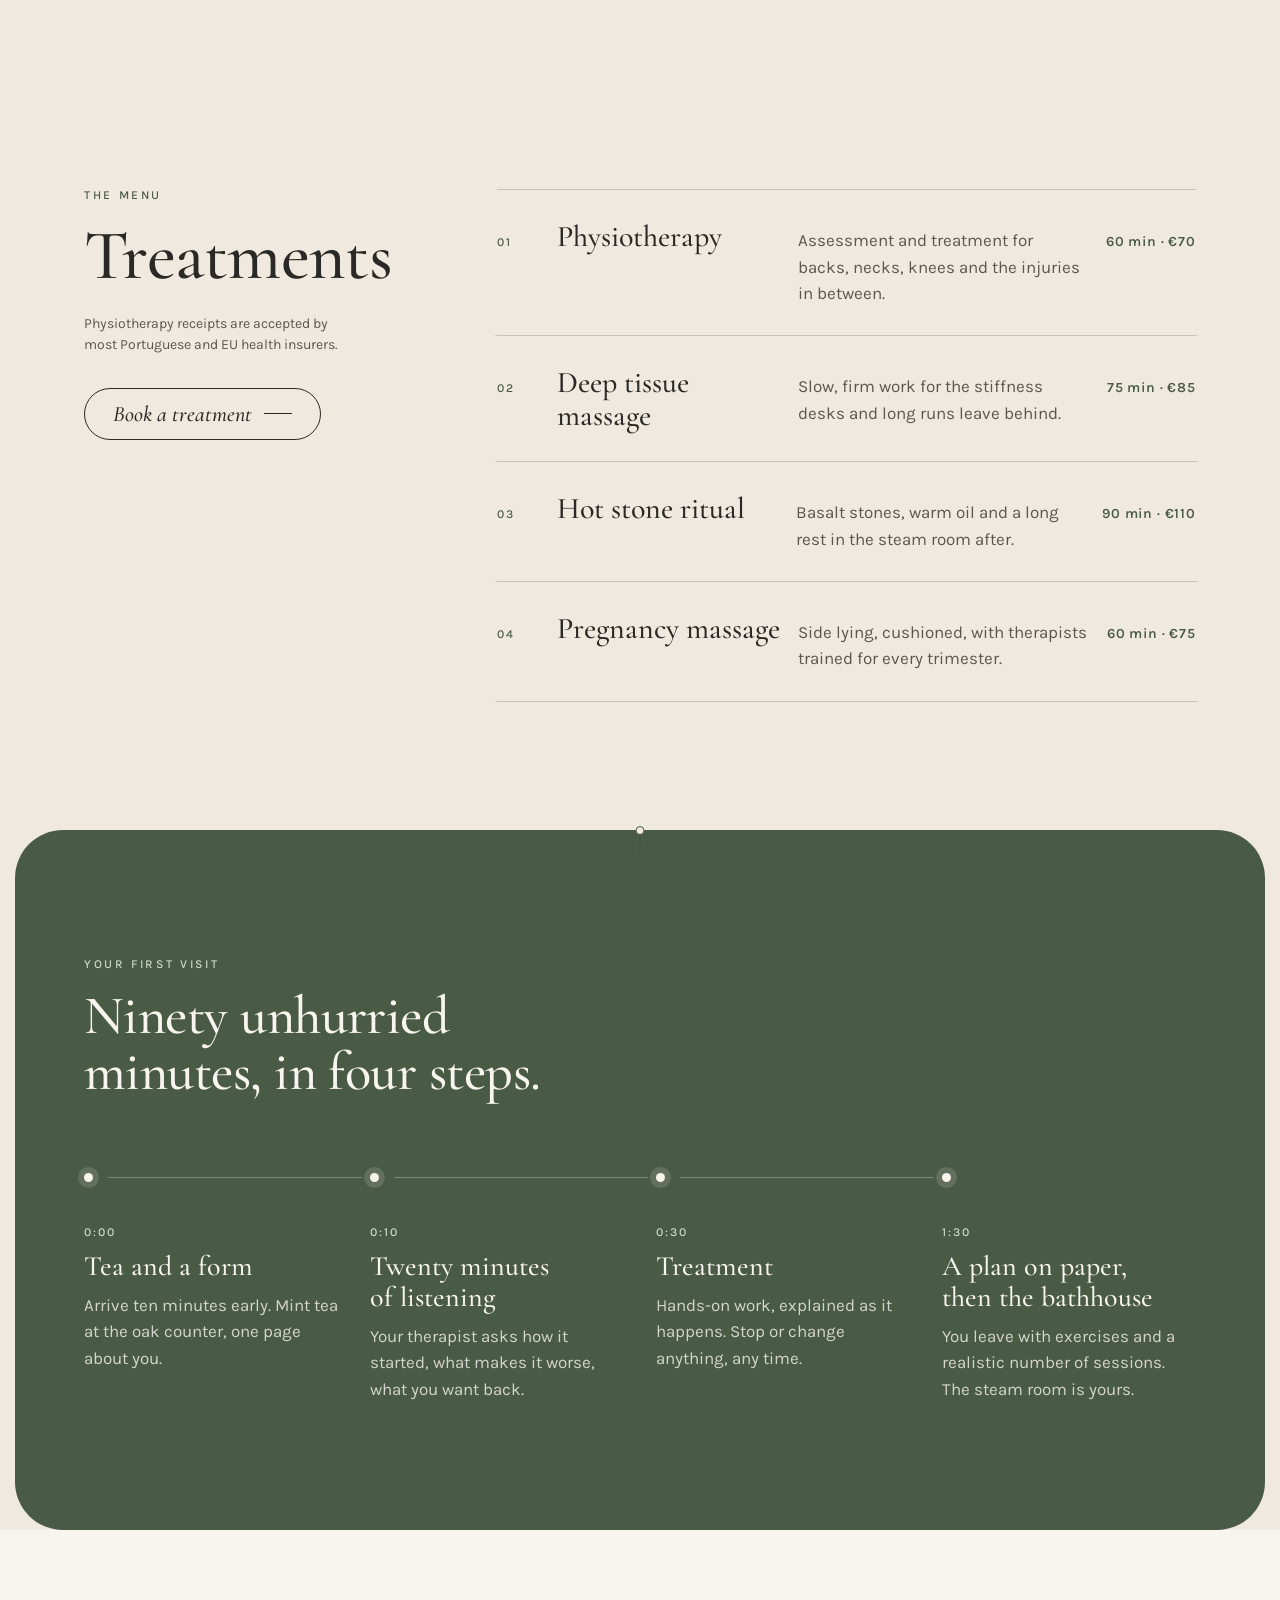
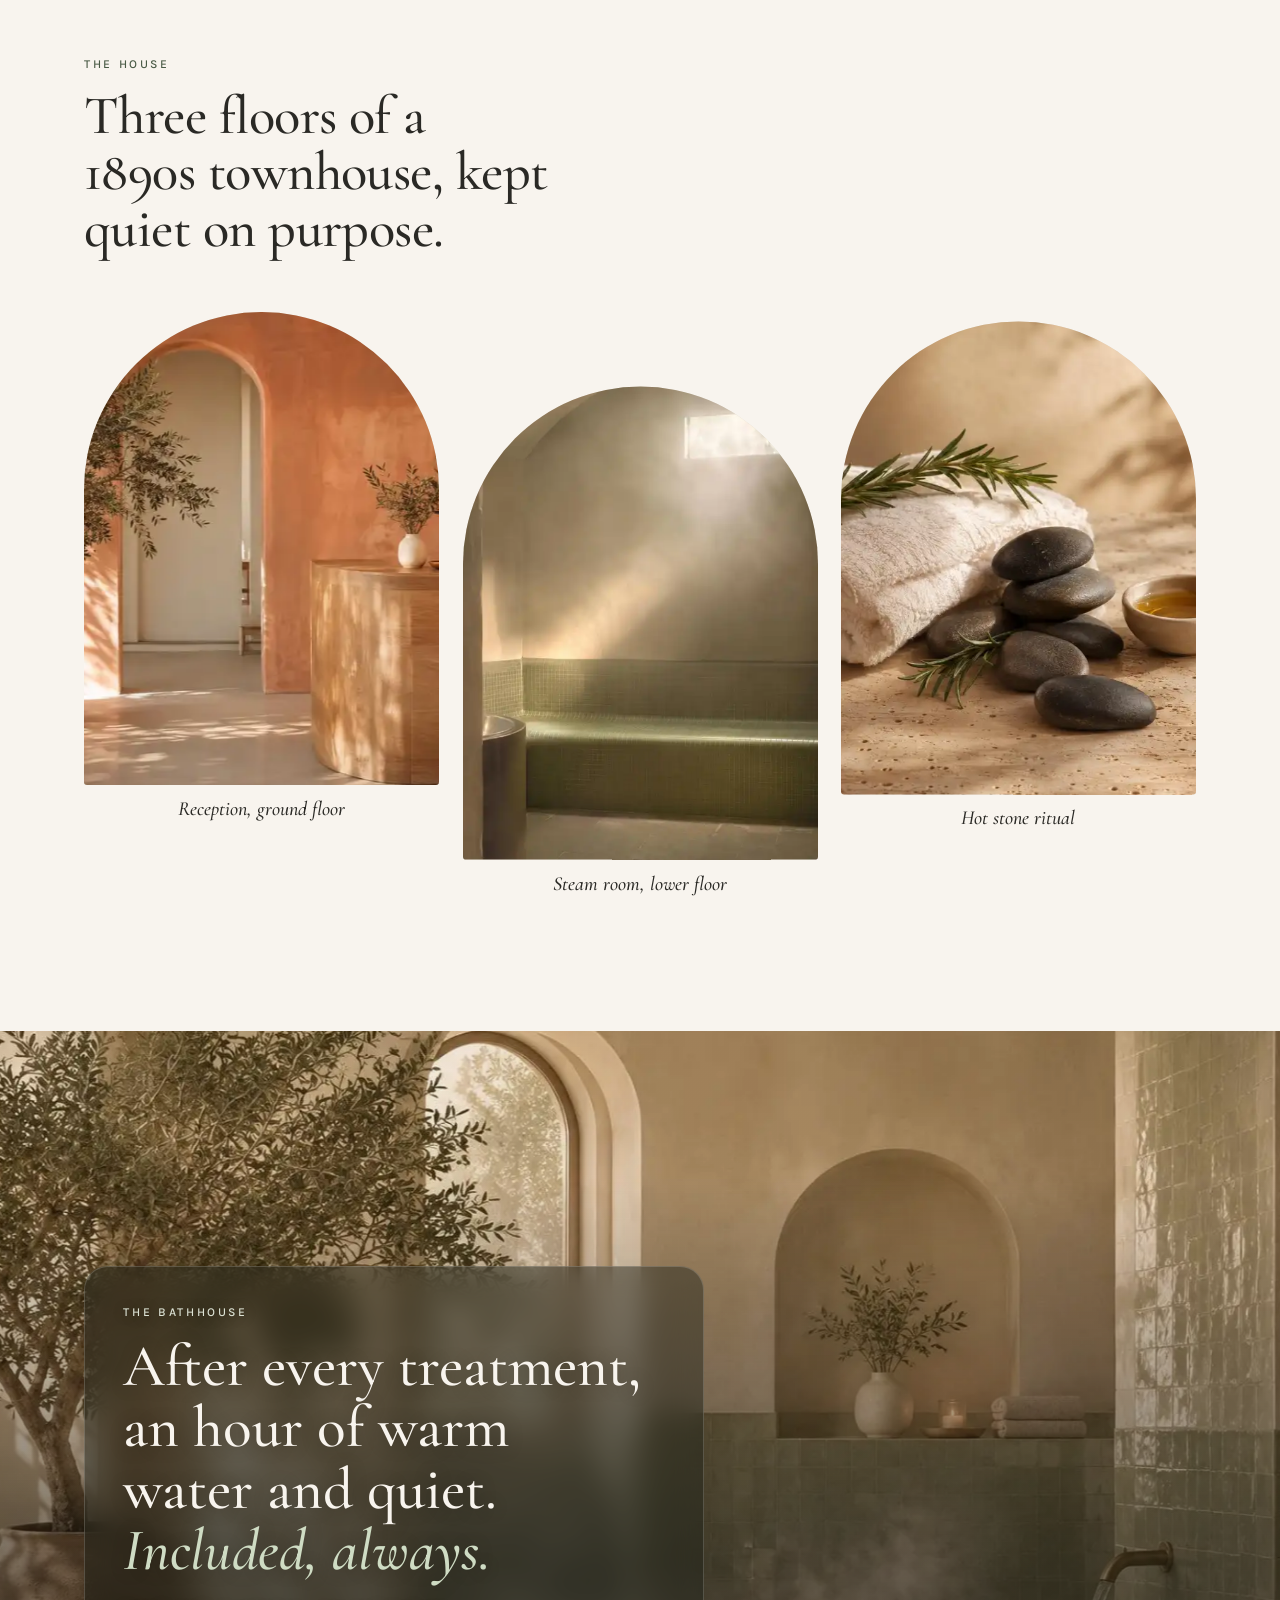
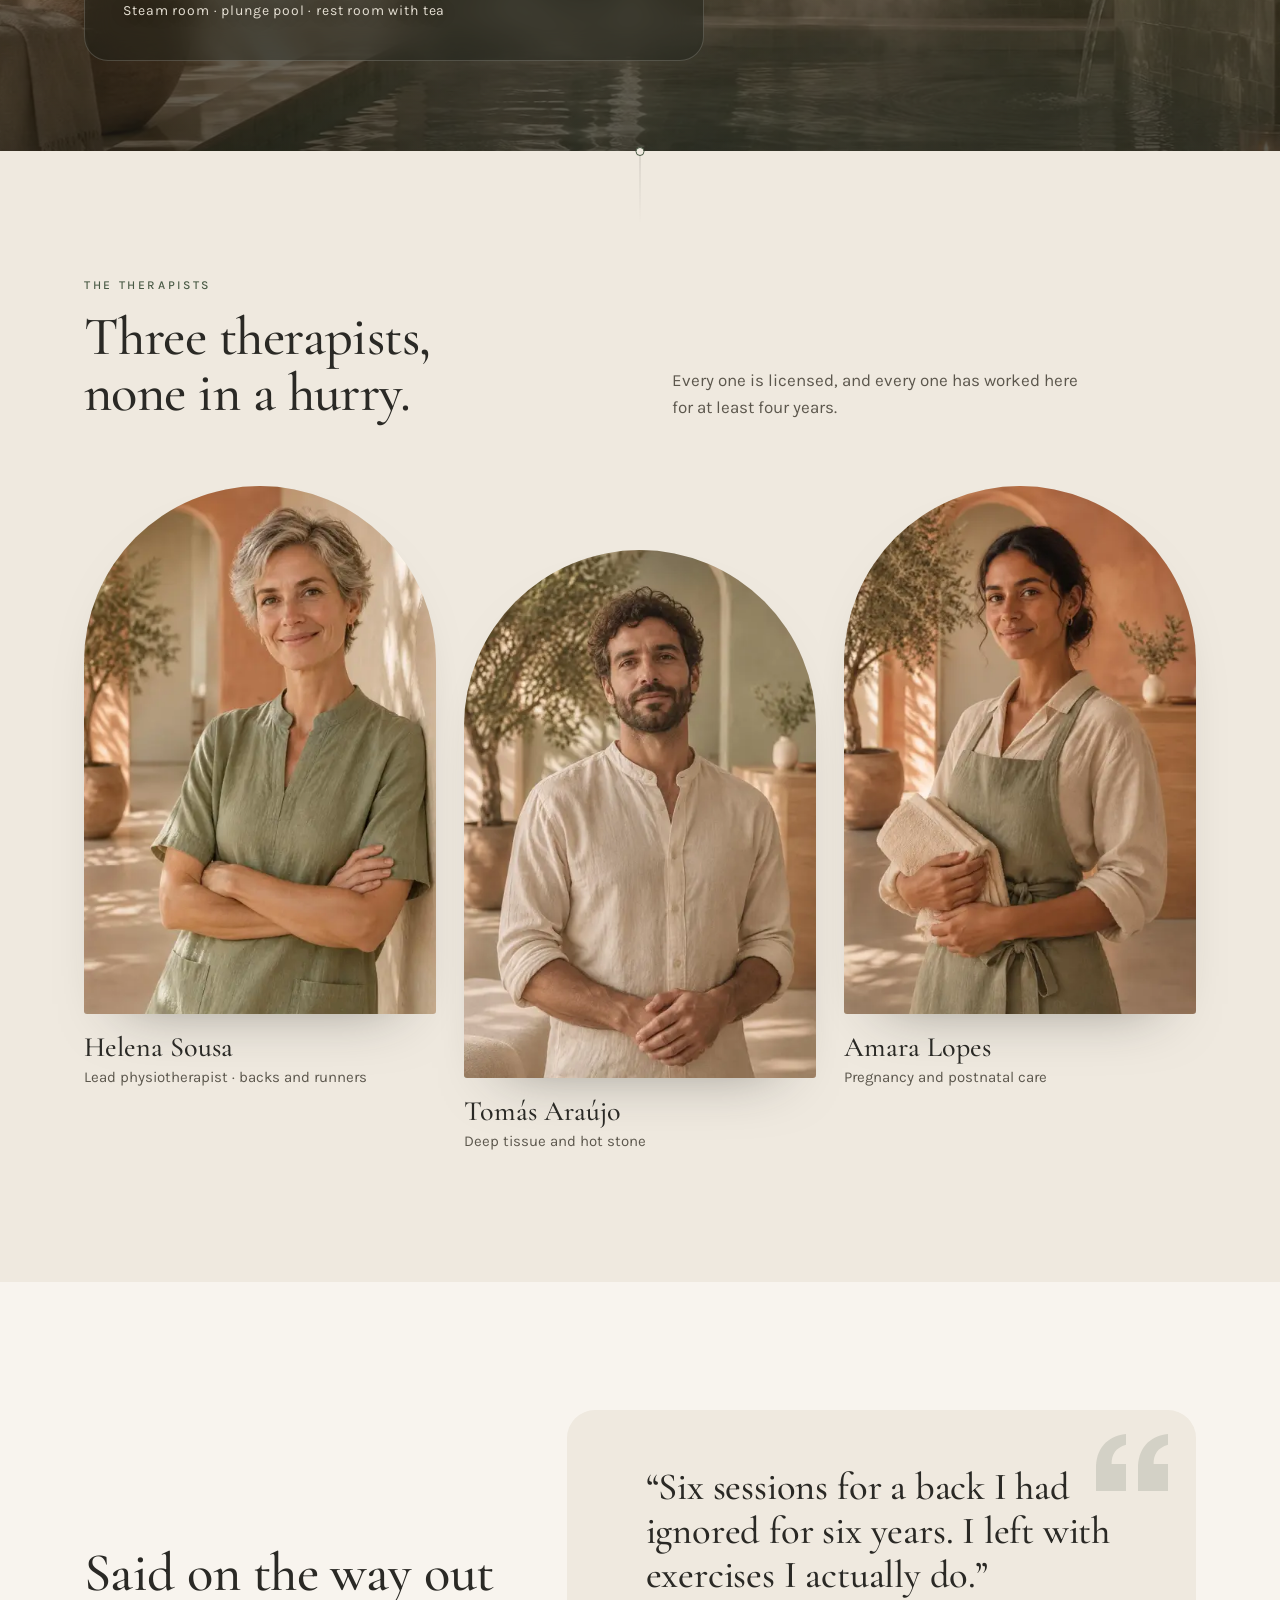
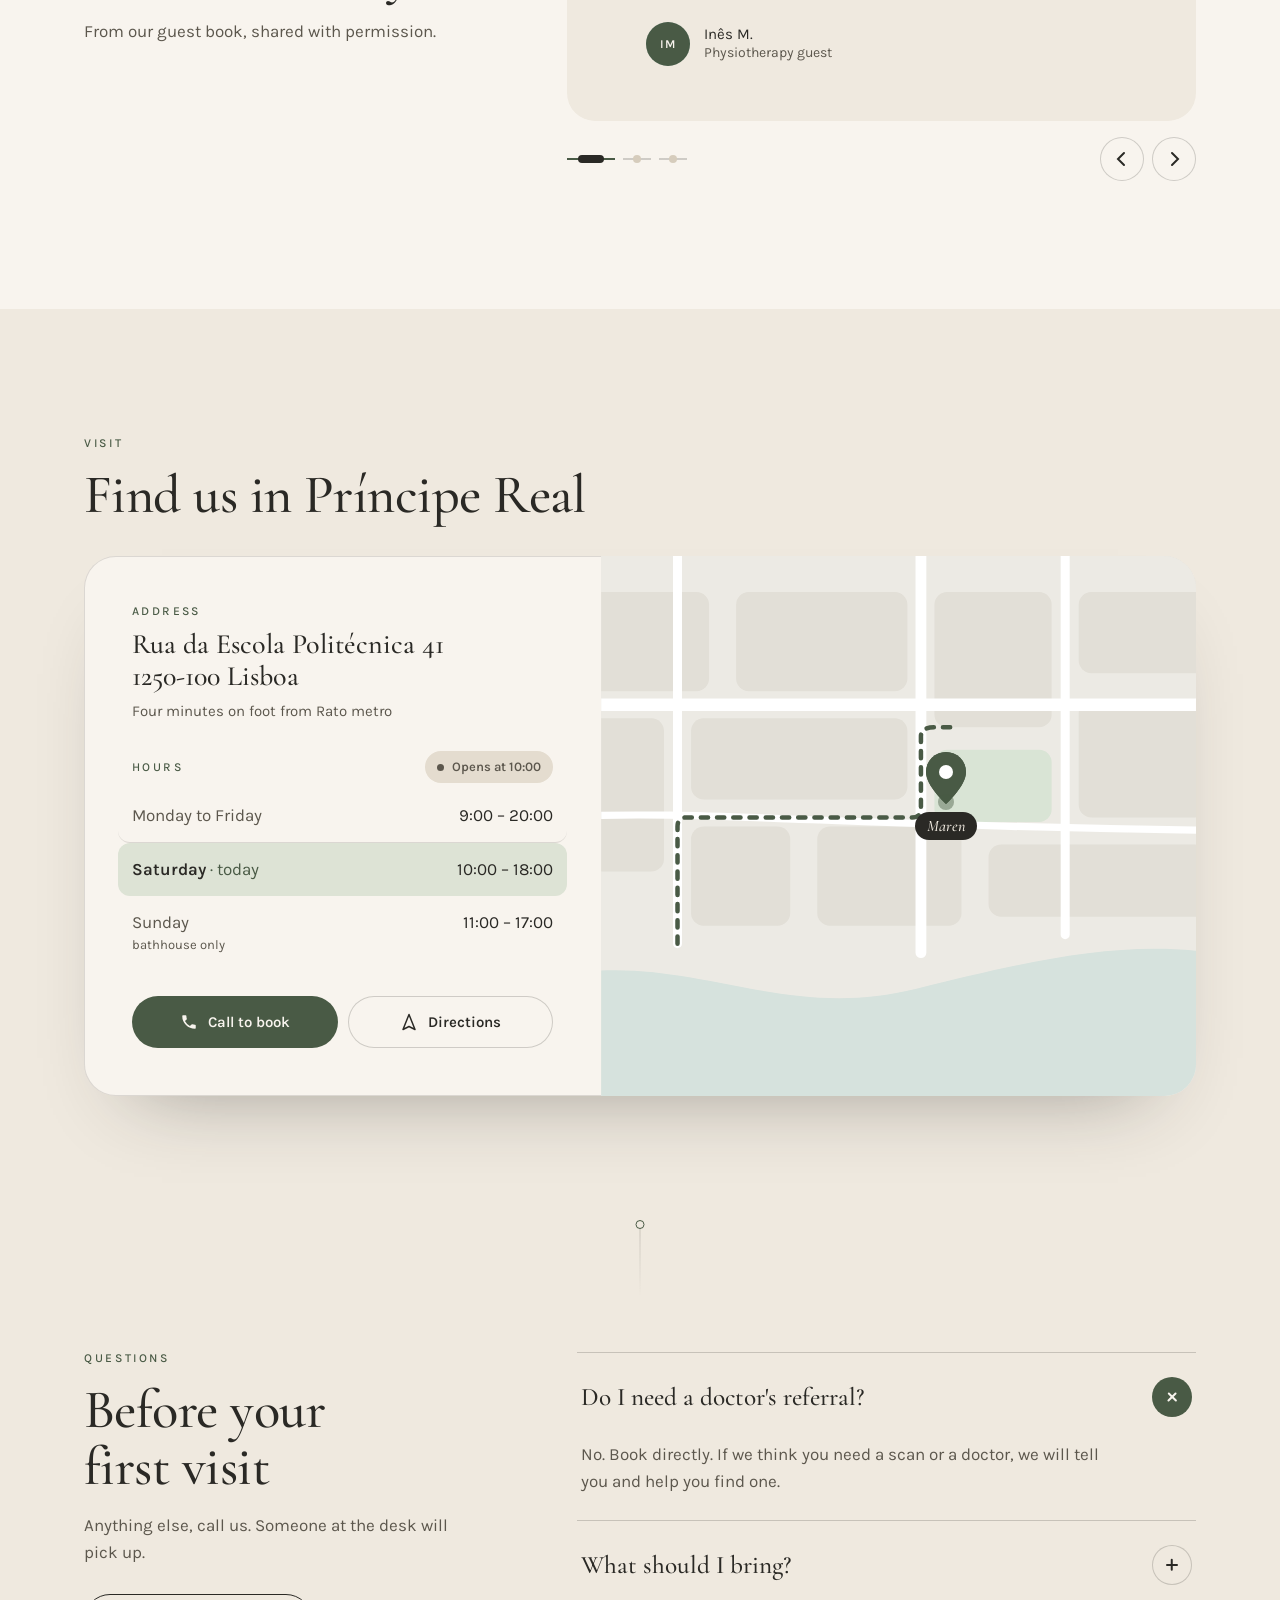
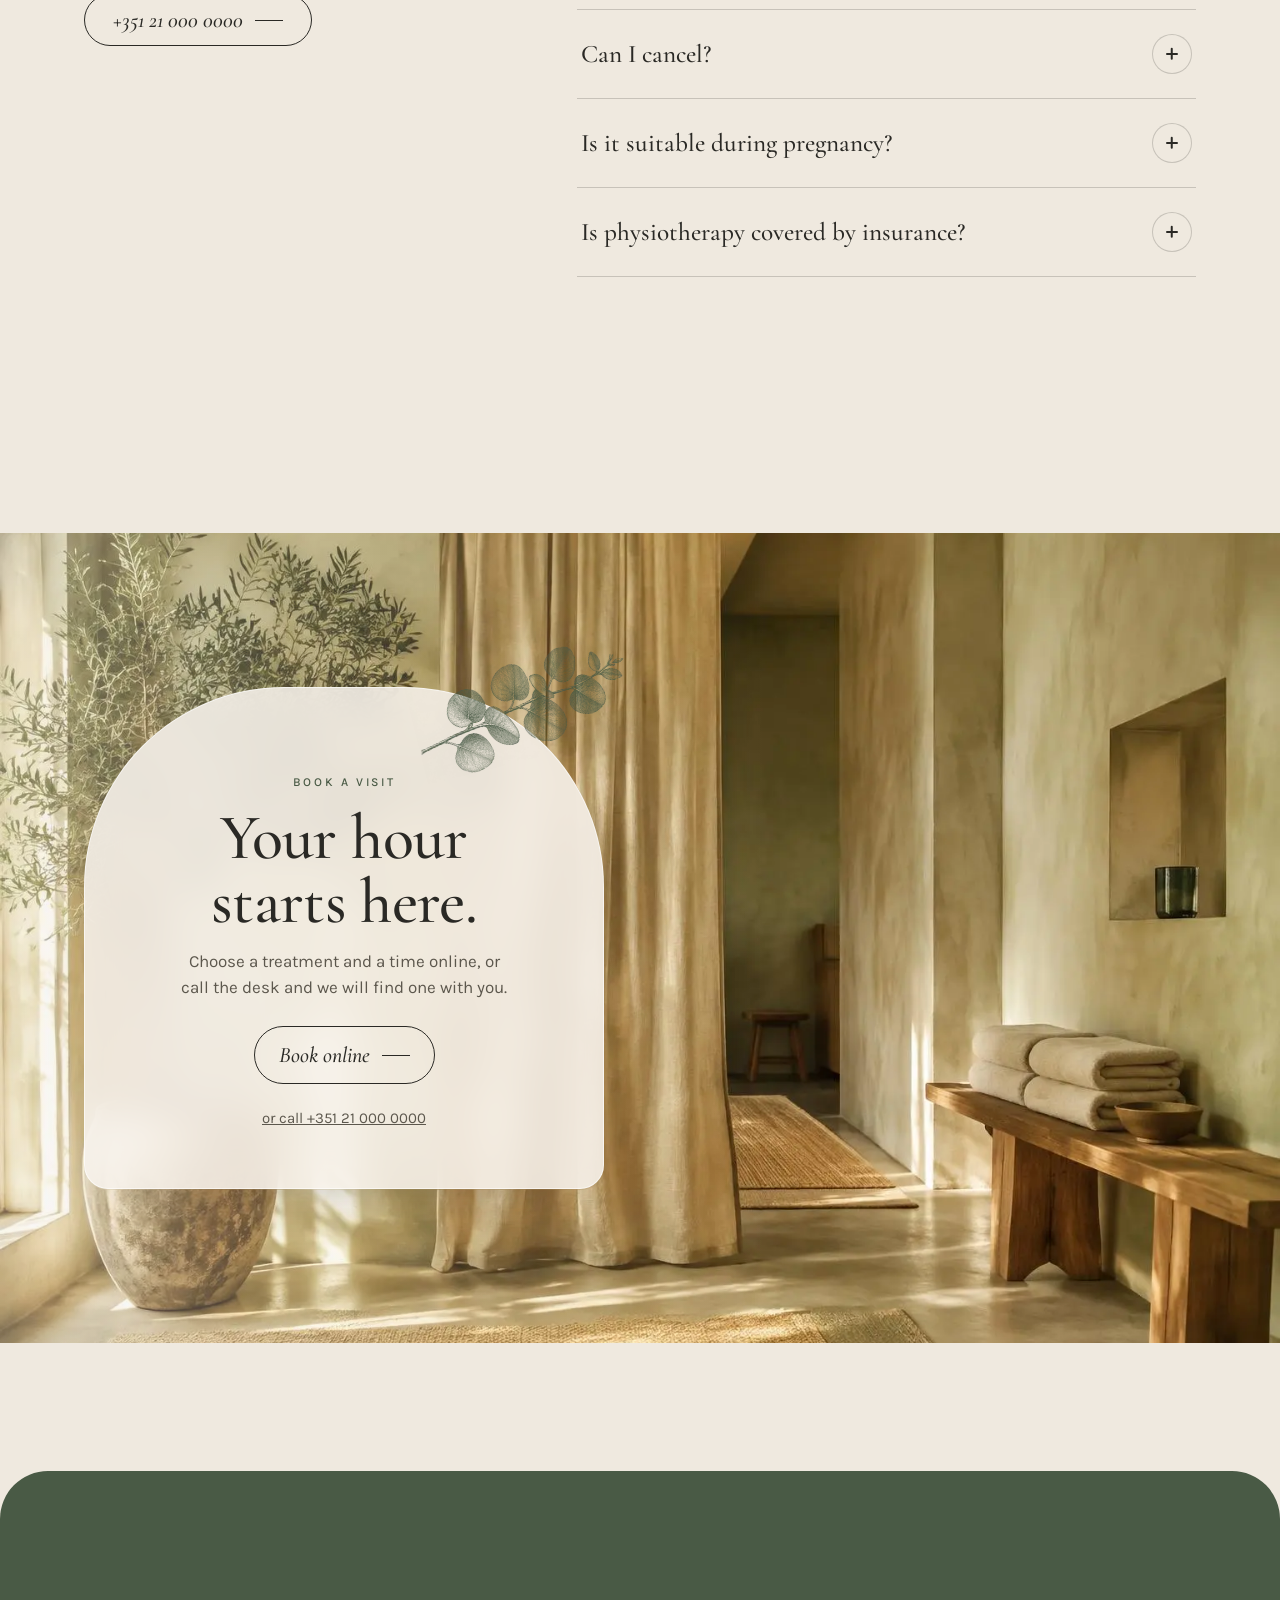
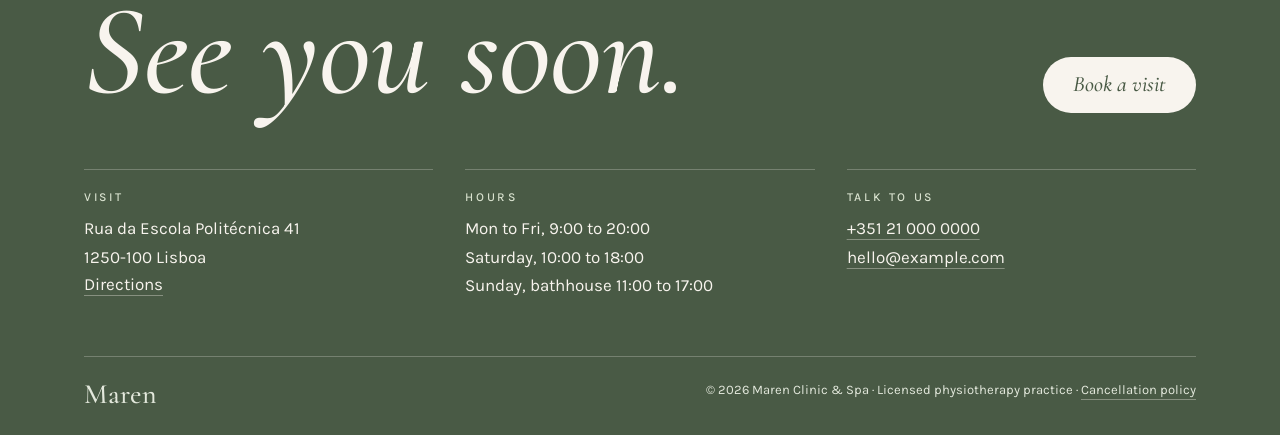
<file: com.pana.websites/templates/business/index.html>
<!doctype html>
<html lang="en" class="no-js">
<head>
<meta charset="utf-8">
<meta name="viewport" content="width=device-width, initial-scale=1">
<title>Maren Clinic & Spa · Physiotherapy and massage in Príncipe Real, Lisbon</title>
<meta name="description" content="Physiotherapy, massage and a private bathhouse in a quiet Lisbon townhouse. Open every day. Book a visit online or by phone.">
<meta name="theme-color" content="#EFE9DF">
<meta property="og:type" content="website"><meta property="og:title" content="Maren Clinic & Spa · Physiotherapy and massage in Príncipe Real, Lisbon"><meta property="og:description" content="Physiotherapy, massage and a private bathhouse in a quiet Lisbon townhouse. Open every day. Book a visit online or by phone.">
<meta name="twitter:card" content="summary_large_image">
<link rel="icon" href="favicon.svg" type="image/svg+xml">
<link rel="preload" href="fonts/cormorant.woff2" as="font" type="font/woff2" crossorigin>
<link rel="preload" as="image" href="img/hero-p.webp" media="(max-width:899px)" fetchpriority="high"><link rel="preload" as="image" imagesrcset="img/hero-m.webp 1024w, img/hero-l.webp 1536w" imagesizes="60vw" media="(min-width:900px)" fetchpriority="high">
<link rel="stylesheet" href="styles.css">
<script>var d=document.documentElement;d.classList.remove('no-js');if(!matchMedia('(prefers-reduced-motion: reduce)').matches)d.classList.add('mo')</script>
<script type="application/ld+json">{"@context":"https://schema.org","@type":"HealthAndBeautyBusiness","name":"Maren Clinic & Spa","telephone":"+351210000000","address":{"@type":"PostalAddress","streetAddress":"Rua da Escola Politécnica 41","addressLocality":"Lisboa","postalCode":"1250-100","addressCountry":"PT"},"openingHours":["Mo-Fr 09:00-20:00","Sa 10:00-18:00","Su 11:00-17:00"]}</script>
</head>
<body>
<a class="skip" href="#main">Skip to content</a>
<header class="m8"><div class="m8-util"><span><i aria-hidden="true"></i>Open today, 9:00 to 20:00</span><a href="tel:+351210000000">+351 21 000 0000</a></div>
<div class="m8-bar"><nav aria-label="Main" class="m8-l"><ul><li><a href="#treatments">Treatments</a></li><li><a href="#team">Therapists</a></li></ul></nav>
<a class="m8-logo" href="#top"><span>Maren</span><small>Clinic &amp; Spa</small></a>
<div class="m8-end"><nav aria-label="Visit" class="m8-r"><ul><li><a href="#visit">Visit</a></li><li><a href="#faq">Questions</a></li></ul></nav><a class="m8-book" href="#visit">Book</a></div></div></header>
<main id="main">
<section class="hx" id="top" aria-labelledby="h1">
<div class="hx-media"><picture><source media="(min-width:900px)" srcset="img/hero-m.webp 1024w, img/hero-l.webp 1536w" sizes="60vw"><img src="img/hero-p.webp" alt="A quiet treatment room with a linen covered table beneath a tall arched window in soft morning light" width="640" height="800" fetchpriority="high" decoding="async" data-hz></picture></div>
<p class="hx-stamp" aria-hidden="true">Since<b>2014</b></p>
<div class="hx-copy"><p class="hx-k"><span>Est. 2014</span><span>Príncipe Real, Lisboa</span></p><h1 id="h1"><span class="hx-l"><span>Slow hands,</span></span><span class="hx-l"><em>quiet rooms.</em></span></h1><p class="hx-lede">A small clinic where therapists take the hour they need, and the bathhouse is yours after every treatment.</p></div>
<div class="hx-meta"><p class="hx-svc">Physiotherapy<i aria-hidden="true">·</i>Massage<i aria-hidden="true">·</i>Bathhouse</p><p class="hx-open"><svg width="14" height="14" viewBox="0 0 14 14" aria-hidden="true"><path d="M2.5 7.5l3 3 6-7" fill="none" stroke="currentColor" stroke-width="1.6" stroke-linecap="round" stroke-linejoin="round"/></svg><span>No referral needed</span></p><a class="hx-cta" href="#visit">Book a visit<svg width="18" height="18" viewBox="0 0 18 18" aria-hidden="true"><path d="M3 9h12M10 4l5 5-5 5" fill="none" stroke="currentColor" stroke-width="1.6" stroke-linecap="round"/></svg></a></div>
</section>
<section class="nd8 in8" aria-labelledby="in-h"><div class="wrap in8-g"><h2 id="in-h" class="ink">We start by listening for twenty minutes, before anyone touches a shoulder.</h2><figure class="arch fd"><img src="img/sp-2.webp" alt="A therapist's hands working gently on a client's shoulder" width="900" height="600" loading="lazy" data-zoom></figure><img class="il il-in" src="img/il-sprig.webp" width="640" height="293" alt="" loading="lazy" aria-hidden="true"><p class="fd in8-card"><span class="k8">How we work</span>Every first visit begins with a conversation. Then a plan, written on paper, that you take home. Most people need fewer sessions than they expected.</p></div></section>
<section class="spec tr8" id="treatments" aria-labelledby="tr-h"><div class="wrap tr8-g"><div class="tr8-head"><p class="k8">The menu</p><h2 id="tr-h" class="fd">Treatments</h2><p class="tr8-note fd">Physiotherapy receipts are accepted by most Portuguese and EU health insurers.</p><a class="b8 tr8-cta" href="#visit">Book a treatment</a></div><ul class="tr8-list"><li class="fd"><b class="tr8-n" aria-hidden="true">01</b><h3>Physiotherapy</h3><p>Assessment and treatment for backs, necks, knees and the injuries in between.</p><span>60 min · €70</span></li><li class="fd"><b class="tr8-n" aria-hidden="true">02</b><h3>Deep tissue massage</h3><p>Slow, firm work for the stiffness desks and long runs leave behind.</p><span>75 min · €85</span></li><li class="fd"><b class="tr8-n" aria-hidden="true">03</b><h3>Hot stone ritual</h3><p>Basalt stones, warm oil and a long rest in the steam room after.</p><span>90 min · €110</span></li><li class="fd"><b class="tr8-n" aria-hidden="true">04</b><h3>Pregnancy massage</h3><p>Side lying, cushioned, with therapists trained for every trimester.</p><span>60 min · €75</span></li></ul></div></section>
<section class="nd8 fv8" id="first-visit" aria-labelledby="fv-h"><div class="wrap"><div class="fv8-head"><p class="k8">Your first visit</p><h2 id="fv-h" class="fd">Ninety unhurried minutes, in four steps.</h2></div>
<ol class="fv8-list"><li class="fd"><span class="fv8-t">0:00</span><h3>Tea and a form</h3><p>Arrive ten minutes early. Mint tea at the oak counter, one page about you.</p></li><li class="fd"><span class="fv8-t">0:10</span><h3>Twenty minutes of listening</h3><p>Your therapist asks how it started, what makes it worse, what you want back.</p></li><li class="fd"><span class="fv8-t">0:30</span><h3>Treatment</h3><p>Hands-on work, explained as it happens. Stop or change anything, any time.</p></li><li class="fd"><span class="fv8-t">1:30</span><h3>A plan on paper, then the bathhouse</h3><p>You leave with exercises and a realistic number of sessions. The steam room is yours.</p></li></ol></div></section>
<section class="rm8" id="rooms" aria-labelledby="rm-h"><div class="wrap"><p class="k8">The house</p><h2 id="rm-h" class="fd">Three floors of a 1890s townhouse, kept quiet on purpose.</h2></div>
<div class="rm8-g"><figure class="fd" data-speed="0.06"><div class="arch"><img src="img/sp-4.webp" alt="Reception with an oak counter, terracotta wall and an olive tree" width="800" height="533" loading="lazy" data-zoom></div><figcaption>Reception, ground floor</figcaption></figure>
<figure class="fd" data-speed="-0.04"><div class="arch"><img src="img/sp-5.webp" alt="A sage tiled steam room with soft light from a high window" width="600" height="900" loading="lazy" data-zoom></div><figcaption>Steam room, lower floor</figcaption></figure>
<figure class="fd" data-speed="0.1"><div class="arch"><img src="img/sp-3.webp" alt="Warm basalt stones, a folded towel and a sprig of rosemary" width="700" height="700" loading="lazy" data-zoom></div><figcaption>Hot stone ritual</figcaption></figure></div></section>
<section class="bd8" aria-label="The bathhouse"><div class="bd8-img"><img src="img/band-s.webp" srcset="img/band-s.webp 800w, img/band.webp 1600w" sizes="100vw" alt="A sage tiled plunge pool lit by candles beneath an arched window" width="1600" height="1067" loading="lazy" data-band></div><div class="wrap bd8-copy"><div class="bd8-panel fd"><p class="k8">The bathhouse</p><p class="bd8-q">After every treatment, an hour of warm water and quiet. <em>Included, always.</em></p><p class="bd8-s">Steam room · plunge pool · rest room with tea</p></div></div></section>
<section class="nd8 tm8" id="team" aria-labelledby="tm-h"><div class="wrap"><div class="tm8-head"><p class="k8">The therapists</p><h2 id="tm-h" class="fd">Three therapists, none in a hurry.</h2><p class="lede fd">Every one is licensed, and every one has worked here for at least four years.</p></div>
<ul class="tm8-g"><li class="fd"><div class="arch"><img src="img/tm-1.webp" alt="Helena, physiotherapist, smiling by a cream plaster wall" width="480" height="720" loading="lazy" data-zoom></div><h3>Helena Sousa</h3><p>Lead physiotherapist · backs and runners</p></li><li class="fd"><div class="arch"><img src="img/tm-2.webp" alt="Tomás, massage therapist, in a linen shirt" width="480" height="720" loading="lazy" data-zoom></div><h3>Tomás Araújo</h3><p>Deep tissue and hot stone</p></li><li class="fd"><div class="arch"><img src="img/tm-3.webp" alt="Amara, therapist, holding a folded towel" width="480" height="720" loading="lazy" data-zoom></div><h3>Amara Lopes</h3><p>Pregnancy and postnatal care</p></li></ul></div></section>
<section class="spec" id="testimonials" aria-labelledby="tst-h">
  <div class="wrap tst">
    <div>
      <h2 id="tst-h" class="fd">Said on the way out</h2>
      <p class="lede fd">From our guest book, shared with permission.</p>
    </div>
    <div>
      <div class="tst-stage card" id="tst" aria-live="polite"><svg class="tst-mark" width="120" height="96" viewBox="0 0 120 96" aria-hidden="true"><path d="M0 96V58C0 24 18 4 50 0v18C33 23 26 34 26 50h24v46zm70 0V58c0-34 18-54 50-58v18c-17 5-24 16-24 32h24v46z" fill="currentColor"/></svg>
        <figure class="quote on"><blockquote>“Six sessions for a back I had ignored for six years. I left with exercises I actually do.”</blockquote><footer><i aria-hidden="true">IM</i><div>Inês M.<span>Physiotherapy guest</span></div></footer></figure>
        <figure class="quote"><blockquote>“The steam room after the stones is the best hour of my month.”</blockquote><footer><i aria-hidden="true">PR</i><div>Paulo R.<span>Massage guest</span></div></footer></figure>
        <figure class="quote"><blockquote>“They noticed I was pregnant before I said anything, and adjusted everything.”</blockquote><footer><i aria-hidden="true">CL</i><div>Clara L.<span>Pregnancy massage guest</span></div></footer></figure>
      </div>
      <div class="tst-ctrl">
        <div class="dots" id="tdots"><button aria-label="Quote 1" aria-current="true"></button><button aria-label="Quote 2"></button><button aria-label="Quote 3"></button></div>
        <button class="iconbtn" data-t="-1" aria-label="Previous quote"><svg width="18" height="18" viewBox="0 0 18 18" aria-hidden="true"><path d="M11 3L5 9l6 6" fill="none" stroke="currentColor" stroke-width="2" stroke-linecap="round"/></svg></button>
        <button class="iconbtn" data-t="1" aria-label="Next quote"><svg width="18" height="18" viewBox="0 0 18 18" aria-hidden="true"><path d="M7 3l6 6-6 6" fill="none" stroke="currentColor" stroke-width="2" stroke-linecap="round"/></svg></button>
      </div>
    </div>
  </div>
</section>
<section class="spec vt8" id="visit" aria-labelledby="map-h">
  <div class="wrap"><div class="vt8-head"><p class="k8">Visit</p><h2 id="map-h" class="fd">Find us in Príncipe Real</h2></div>
  <div class="vt8-card fd"><div class="vt8-info">
    <div class="vt8-addr"><p class="vt8-l">Address</p><p class="vt8-a">Rua da Escola Politécnica 41<br>1250-100 Lisboa</p><p class="vt8-m">Four minutes on foot from Rato metro</p></div>
    <div class="vt8-hours"><div class="vt8-hh"><p class="vt8-l">Hours</p><span class="vt8-st" id="vst" data-state="open"><i aria-hidden="true"></i><span>Open today</span></span></div>
    <dl class="vt8-dl" id="vhours"><div data-days="1,2,3,4,5" data-o="9" data-c="20"><dt>Monday to Friday</dt><dd>9:00 – 20:00</dd></div><div data-days="6" data-o="10" data-c="18"><dt>Saturday</dt><dd>10:00 – 18:00</dd></div><div data-days="0" data-o="11" data-c="17"><dt>Sunday <small>bathhouse only</small></dt><dd>11:00 – 17:00</dd></div></dl></div>
    <div class="vt8-btns"><a class="vt8-b vt8-b--p" href="tel:+351210000000"><svg width="18" height="18" viewBox="0 0 24 24" aria-hidden="true"><path d="M6.6 10.8a15.1 15.1 0 006.6 6.6l2.2-2.2a1 1 0 011-.25 11.4 11.4 0 003.6.57 1 1 0 011 1V20a1 1 0 01-1 1A17 17 0 013 4a1 1 0 011-1h3.5a1 1 0 011 1c0 1.25.2 2.45.57 3.57a1 1 0 01-.25 1z" fill="currentColor"/></svg>Call to book</a><a class="vt8-b" href="https://www.openstreetmap.org/search?query=Rua%20da%20Escola%20Polit%C3%A9cnica%2041%20Lisbon" target="_blank" rel="noopener"><svg width="18" height="18" viewBox="0 0 24 24" aria-hidden="true"><path d="M12 2l8 20-8-4-8 4z" fill="none" stroke="currentColor" stroke-width="2" stroke-linejoin="round"/></svg>Directions</a></div>
  </div>
  <div class="map map8" role="img" aria-label="Stylised map showing the clinic in Príncipe Real">
      <svg class="m" viewBox="0 0 800 600" preserveAspectRatio="xMidYMid slice" aria-hidden="true">
        <rect width="800" height="600" fill="#ECEAE4"/>
        <path d="M0 470 C160 430 260 520 420 480 S680 420 800 450 V600 H0Z" fill="#D6E2DD"/>
        <g fill="#E2DFD7"><rect x="40" y="40" width="150" height="110" rx="14"/><rect x="220" y="40" width="190" height="110" rx="14"/><rect x="440" y="40" width="130" height="150" rx="14"/><rect x="600" y="40" width="170" height="90" rx="14"/><rect x="40" y="180" width="100" height="170" rx="14"/><rect x="170" y="180" width="240" height="90" rx="14"/><rect x="600" y="160" width="170" height="130" rx="14"/><rect x="170" y="300" width="110" height="110" rx="14"/><rect x="310" y="300" width="160" height="110" rx="14"/><rect x="500" y="320" width="270" height="80" rx="14"/></g>
        <rect x="440" y="215" width="130" height="80" rx="14" fill="#D9E4D5"/>
        <g fill="none" stroke="#fff" stroke-linecap="round"><path d="M0 165 H800" stroke-width="14"/><path d="M425 0 V440" stroke-width="12"/><path d="M155 0 V430" stroke-width="10"/><path d="M585 0 V420" stroke-width="10"/><path d="M0 290 C200 280 300 300 800 305" stroke-width="8"/></g>
        <path id="route" d="M155 430 V300 Q155 290 165 290 H415 Q425 290 425 280 V200 Q425 190 440 190 H464" fill="none" stroke="var(--accent)" stroke-width="5" stroke-linecap="round" stroke-dasharray="8 10"/>
      </svg>
      <div class="pin" aria-hidden="true"><i></i><svg width="40" height="52" viewBox="0 0 40 52"><path d="M20 52s20-18 20-32A20 20 0 000 20c0 14 20 32 20 32z" fill="var(--accent)"/><circle cx="20" cy="20" r="7" fill="#fff"/></svg></div>
      <div class="pin" aria-hidden="true"><i></i><svg width="40" height="52" viewBox="0 0 40 52"><path d="M20 52s20-18 20-32A20 20 0 000 20c0 14 20 32 20 32z" fill="var(--accent)"/><circle cx="20" cy="20" r="7" fill="#fff"/></svg></div><span class="map-tag">Maren</span></div>
  </div></div>
</section>
<section class="nd8 spec fq8" id="faq" aria-labelledby="faq-h"><div class="wrap fq8-g"><div class="fq8-head"><p class="k8">Questions</p><h2 id="faq-h" class="fd">Before your first visit</h2><p class="lede fd">Anything else, call us. Someone at the desk will pick up.</p><a class="b8 fd" href="tel:+351210000000">+351 21 000 0000</a></div><div class="fq8-list"><div class="fq8-i fd"><h3><button type="button" class="fq8-q" id="fq0" aria-expanded="true" aria-controls="fa0"><span>Do I need a doctor's referral?</span><i aria-hidden="true"></i></button></h3><div class="fq8-a" id="fa0" role="region" aria-labelledby="fq0"><div><p>No. Book directly. If we think you need a scan or a doctor, we will tell you and help you find one.</p></div></div></div><div class="fq8-i fd"><h3><button type="button" class="fq8-q" id="fq1" aria-expanded="false" aria-controls="fa1"><span>What should I bring?</span><i aria-hidden="true"></i></button></h3><div class="fq8-a" id="fa1" role="region" aria-labelledby="fq1"><div><p>Comfortable clothes for physiotherapy. For massage and the bathhouse we give you a robe, towels and slippers.</p></div></div></div><div class="fq8-i fd"><h3><button type="button" class="fq8-q" id="fq2" aria-expanded="false" aria-controls="fa2"><span>Can I cancel?</span><i aria-hidden="true"></i></button></h3><div class="fq8-a" id="fa2" role="region" aria-labelledby="fq2"><div><p>Free up to 24 hours before. After that we charge half the treatment.</p></div></div></div><div class="fq8-i fd"><h3><button type="button" class="fq8-q" id="fq3" aria-expanded="false" aria-controls="fa3"><span>Is it suitable during pregnancy?</span><i aria-hidden="true"></i></button></h3><div class="fq8-a" id="fa3" role="region" aria-labelledby="fq3"><div><p>Pregnancy massage, yes, from the second trimester. The steam room, no.</p></div></div></div><div class="fq8-i fd"><h3><button type="button" class="fq8-q" id="fq4" aria-expanded="false" aria-controls="fa4"><span>Is physiotherapy covered by insurance?</span><i aria-hidden="true"></i></button></h3><div class="fq8-a" id="fa4" role="region" aria-labelledby="fq4"><div><p>Most Portuguese and EU insurers reimburse our physiotherapy. We give you an itemised receipt on the day.</p></div></div></div></div></div></section>
<section class="cx8" id="book" aria-labelledby="cx-h"><div class="cx8-bg"><img src="img/cta-s.webp" srcset="img/cta-s.webp 900w, img/cta.webp 1536w" sizes="100vw" width="1536" height="1024" alt="A calm corridor with limewashed walls, a linen curtain and a bench with folded towels" loading="lazy"></div><div class="wrap"><div class="cx8-panel fd"><img class="il il-cx" src="img/il-sprig.webp" width="640" height="293" alt="" loading="lazy" aria-hidden="true"><p class="k8">Book a visit</p><h2 id="cx-h">Your hour starts here.</h2><p>Choose a treatment and a time online, or call the desk and we will find one with you.</p><div class="cx8-btns"><a class="b8 cx8-p" href="#visit">Book online</a><a class="cx8-t" href="tel:+351210000000">or call +351 21 000 0000</a></div></div></div></section>
</main>
<footer class="f8"><div class="wrap"><div class="f8-top"><p class="f8-big"><span>See you</span> <span>soon.</span></p><a class="f8-cta" href="tel:+351210000000">Book a visit</a></div><div class="f8-g">
<div><h2>Visit</h2><p>Rua da Escola Politécnica 41<br>1250-100 Lisboa</p><a href="https://www.openstreetmap.org/search?query=Rua%20da%20Escola%20Polit%C3%A9cnica%2041%20Lisbon" rel="noopener" target="_blank">Directions</a></div>
<div><h2>Hours</h2><p>Mon to Fri, 9:00 to 20:00<br>Saturday, 10:00 to 18:00<br>Sunday, bathhouse 11:00 to 17:00</p></div>
<div><h2>Talk to us</h2><p><a href="tel:+351210000000">+351&nbsp;21&nbsp;000&nbsp;0000</a><br><a href="mailto:hello@example.com">hello@example.com</a></p></div></div>
<div class="f8-base"><span class="f8-logo">Maren</span><span>© 2026 Maren Clinic &amp; Spa · Licensed physiotherapy practice · <a href="#faq">Cancellation policy</a></span></div></div></footer>
<div class="progress" aria-hidden="true"><i></i></div>
<script src="app.js" defer></script>
</body>
</html>
</file>
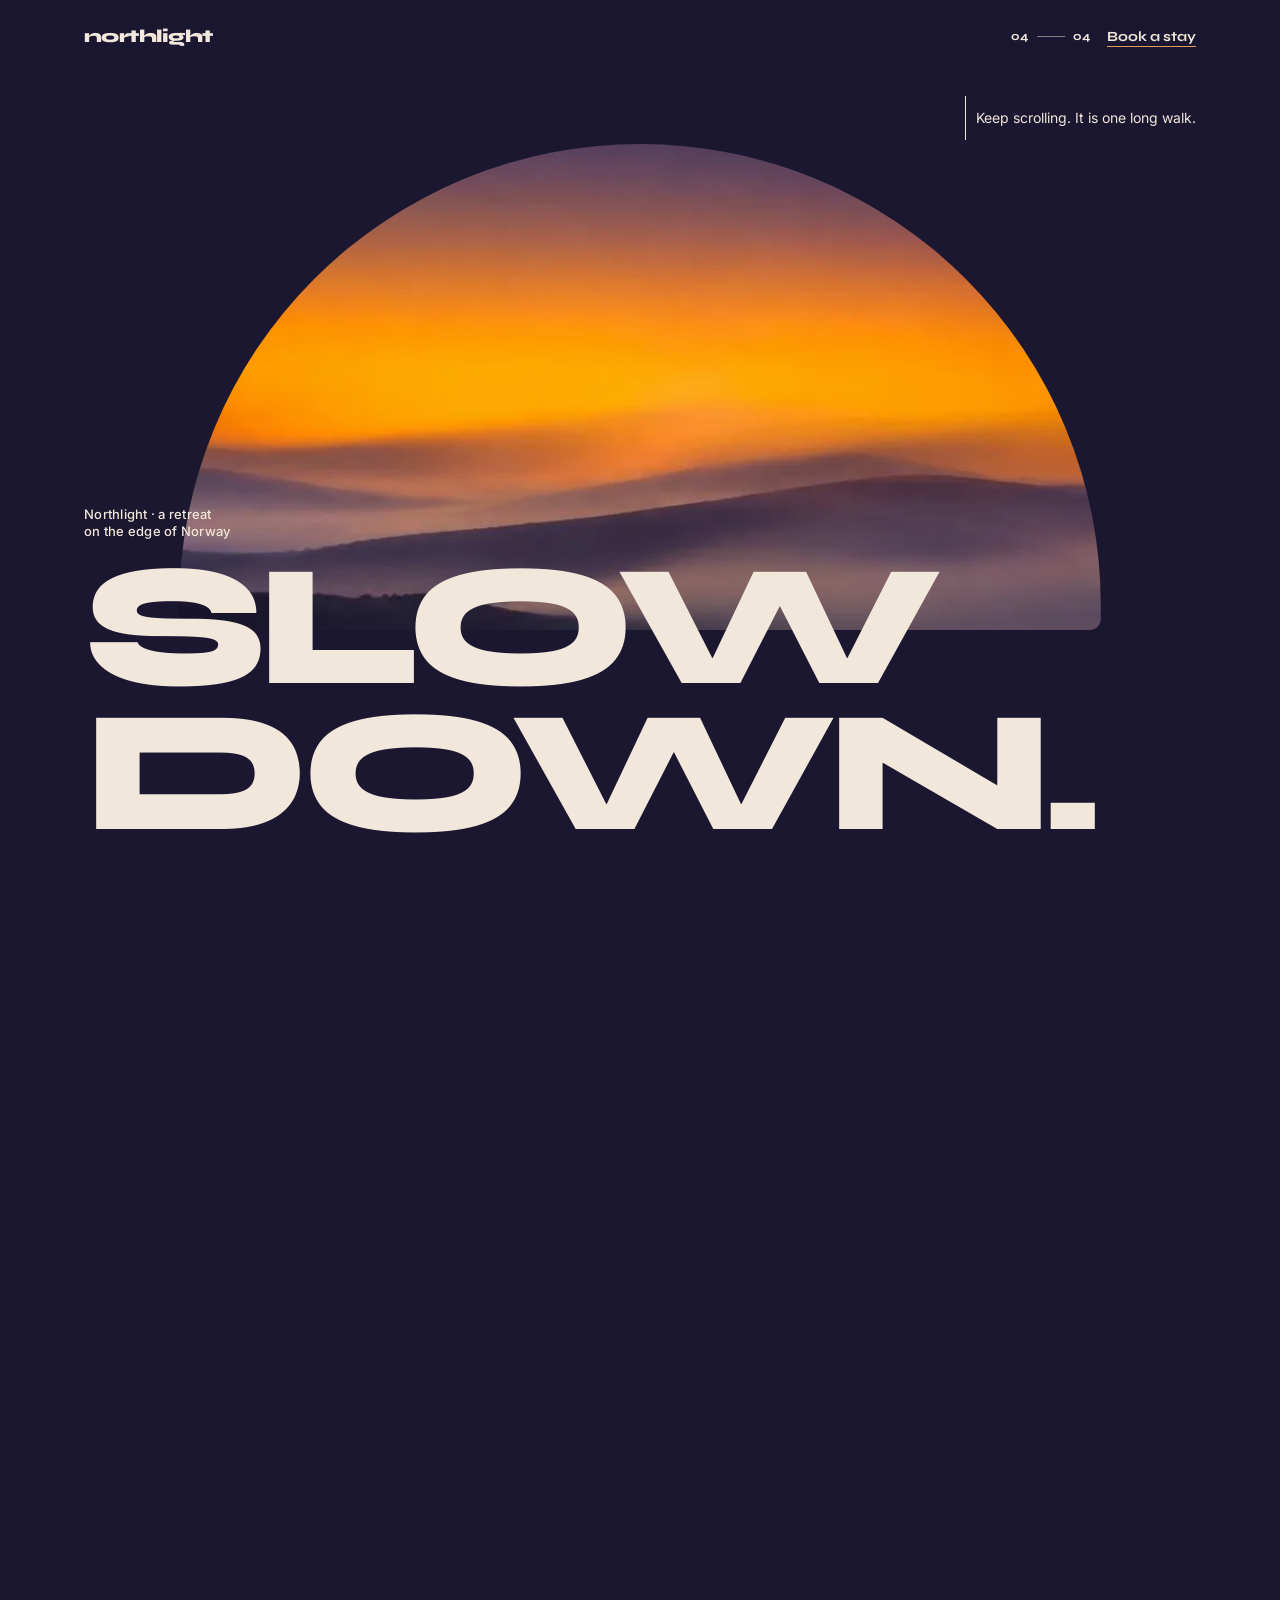
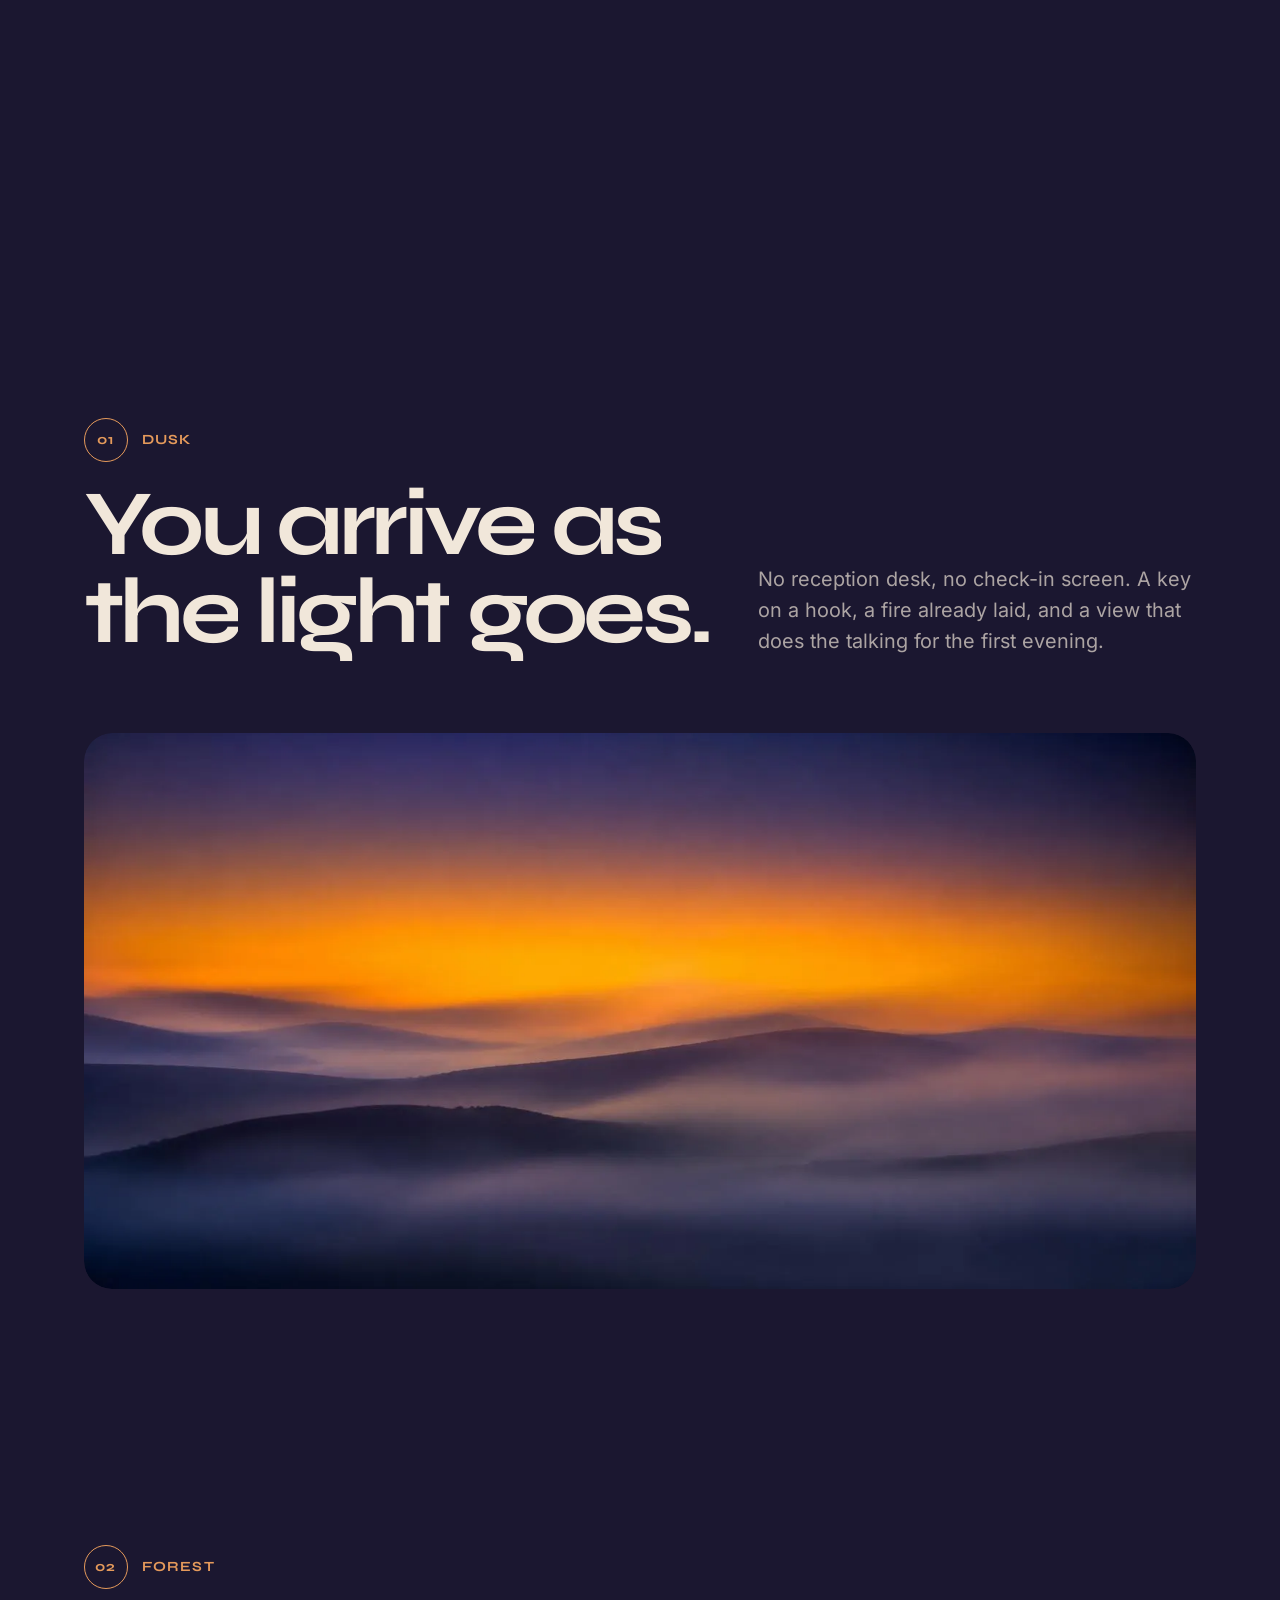
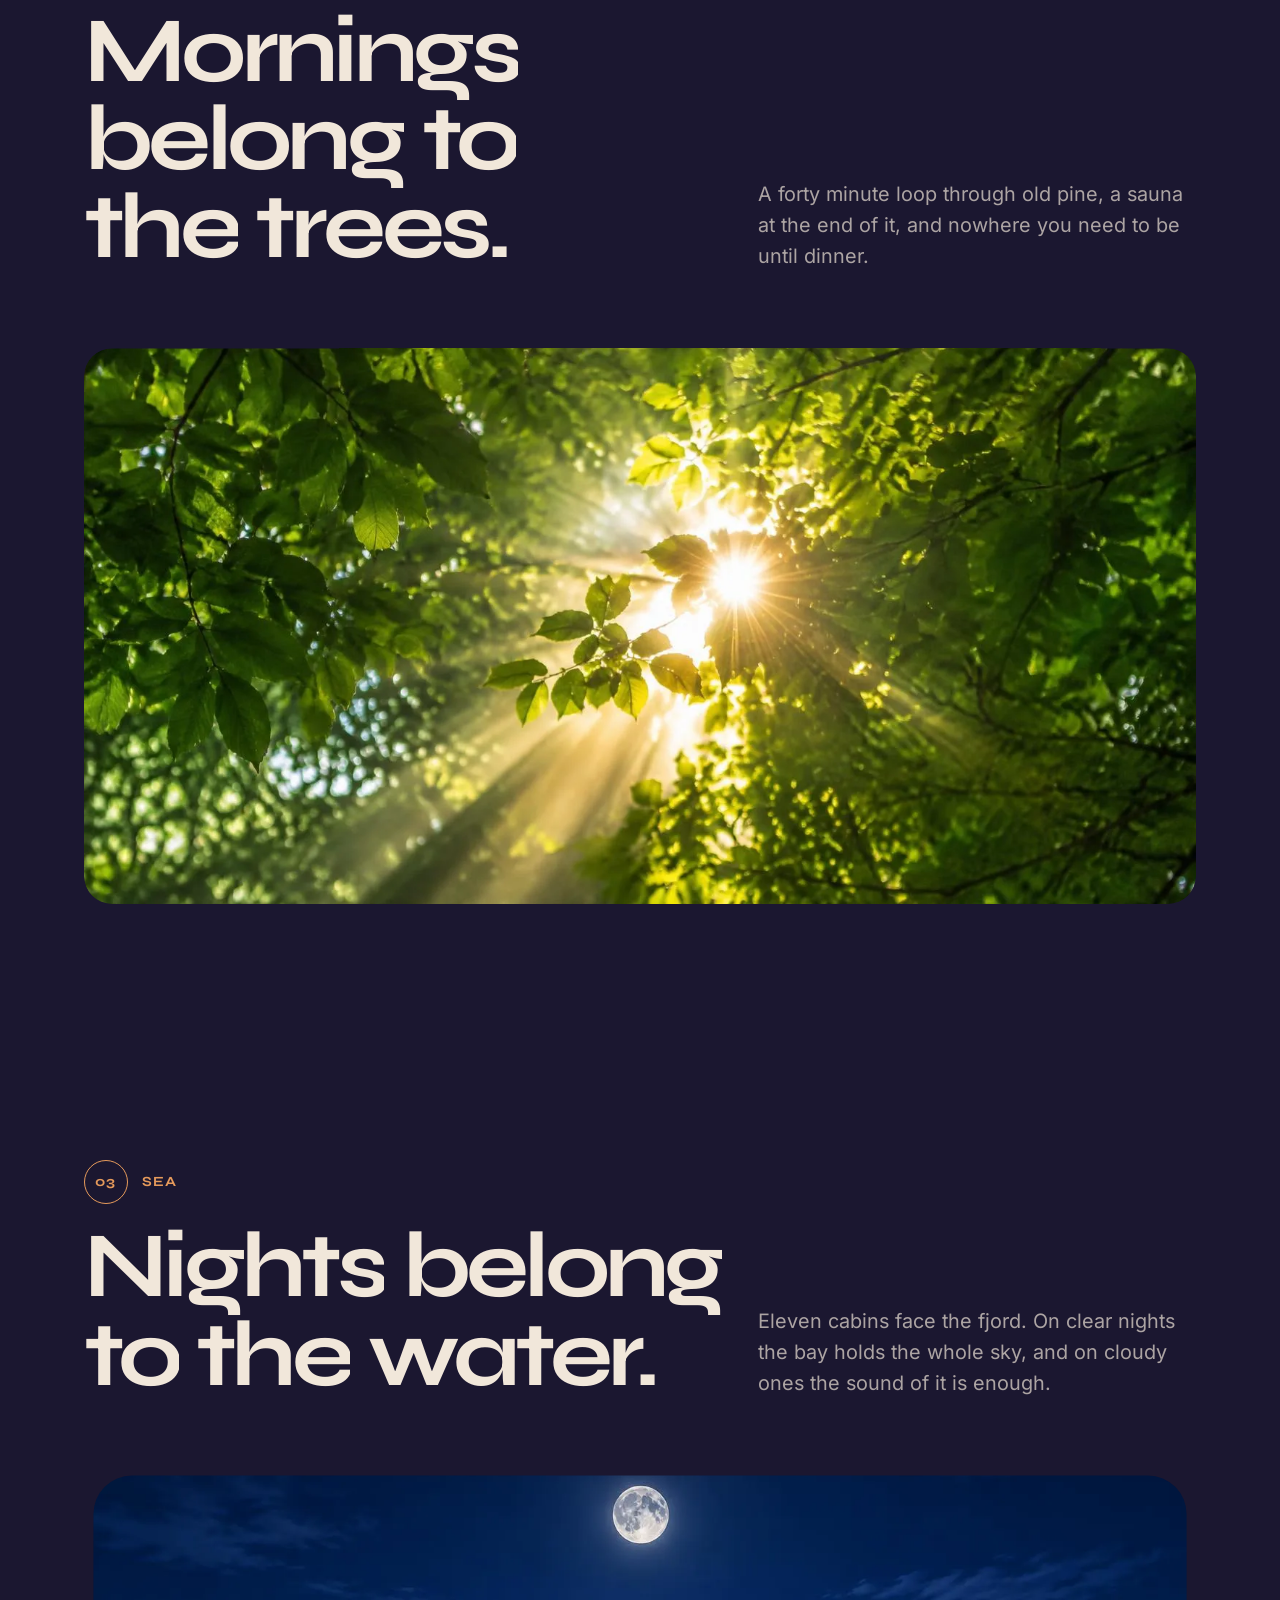
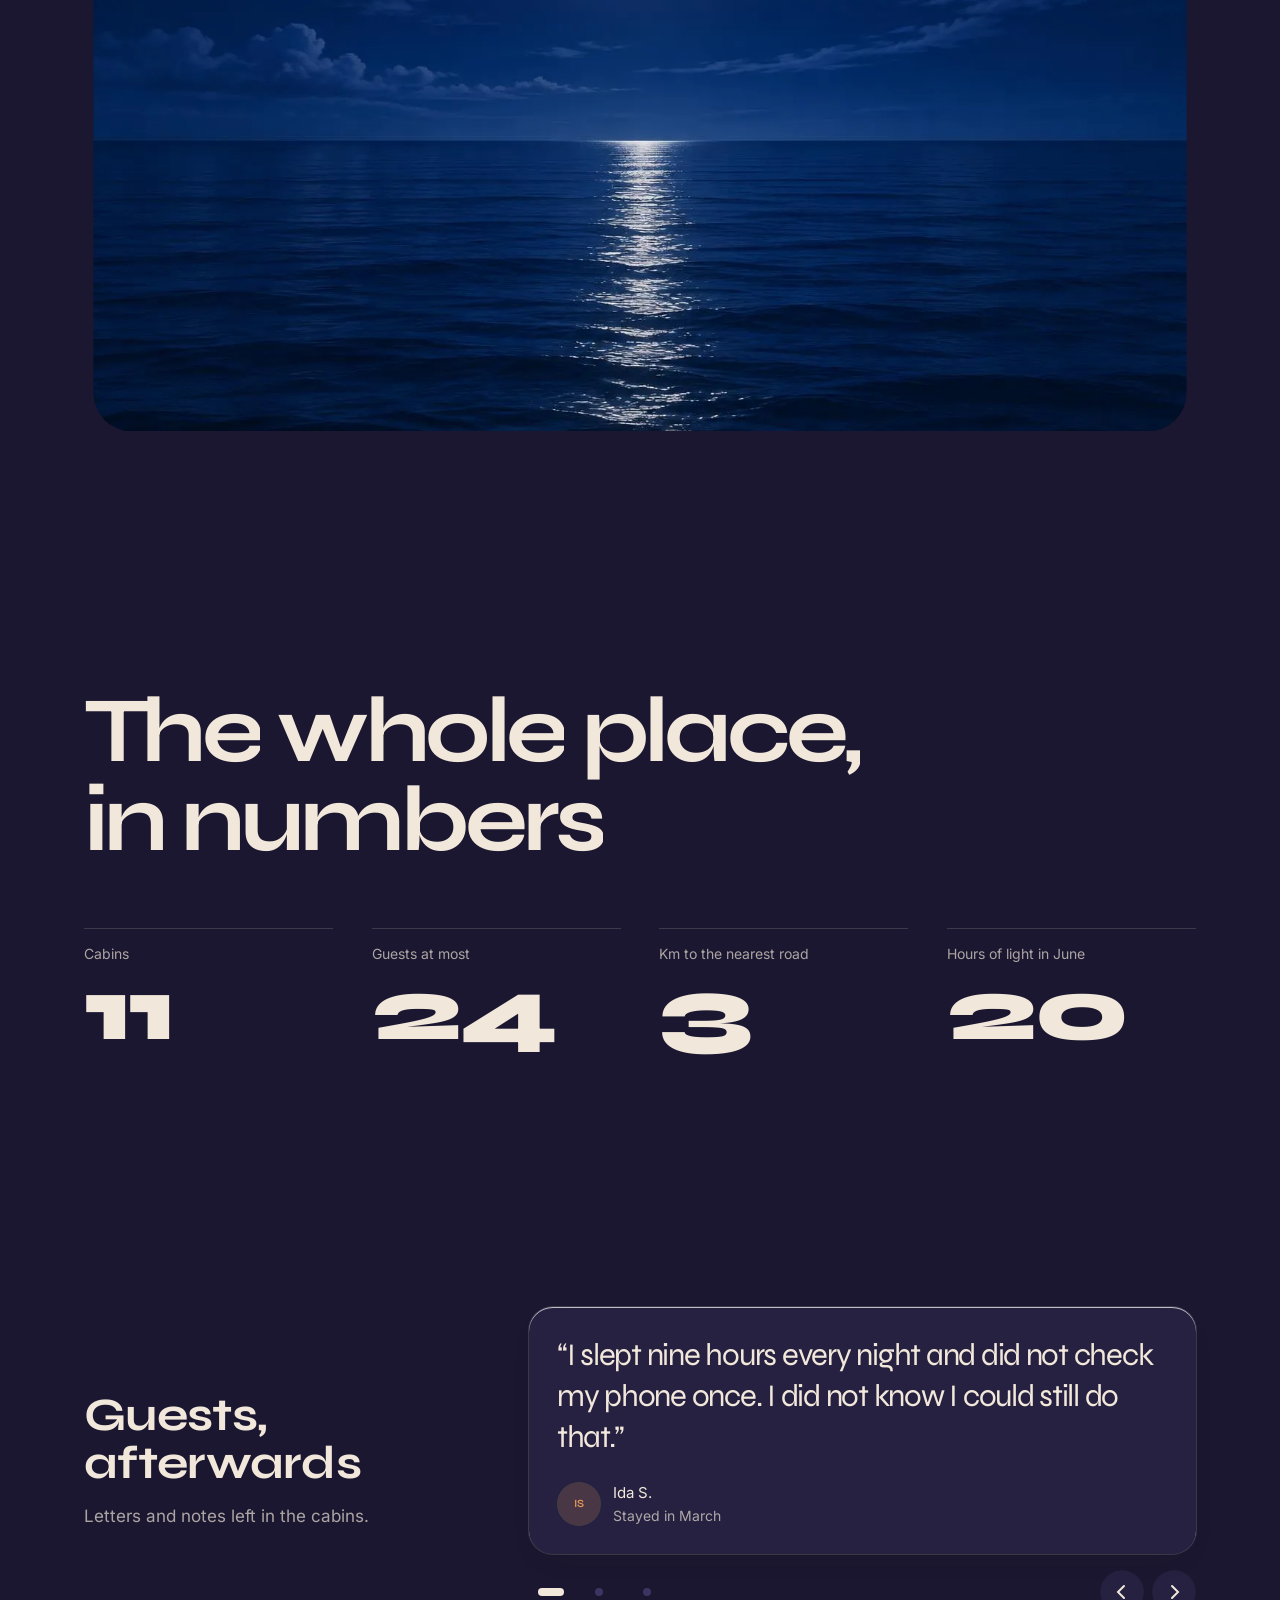
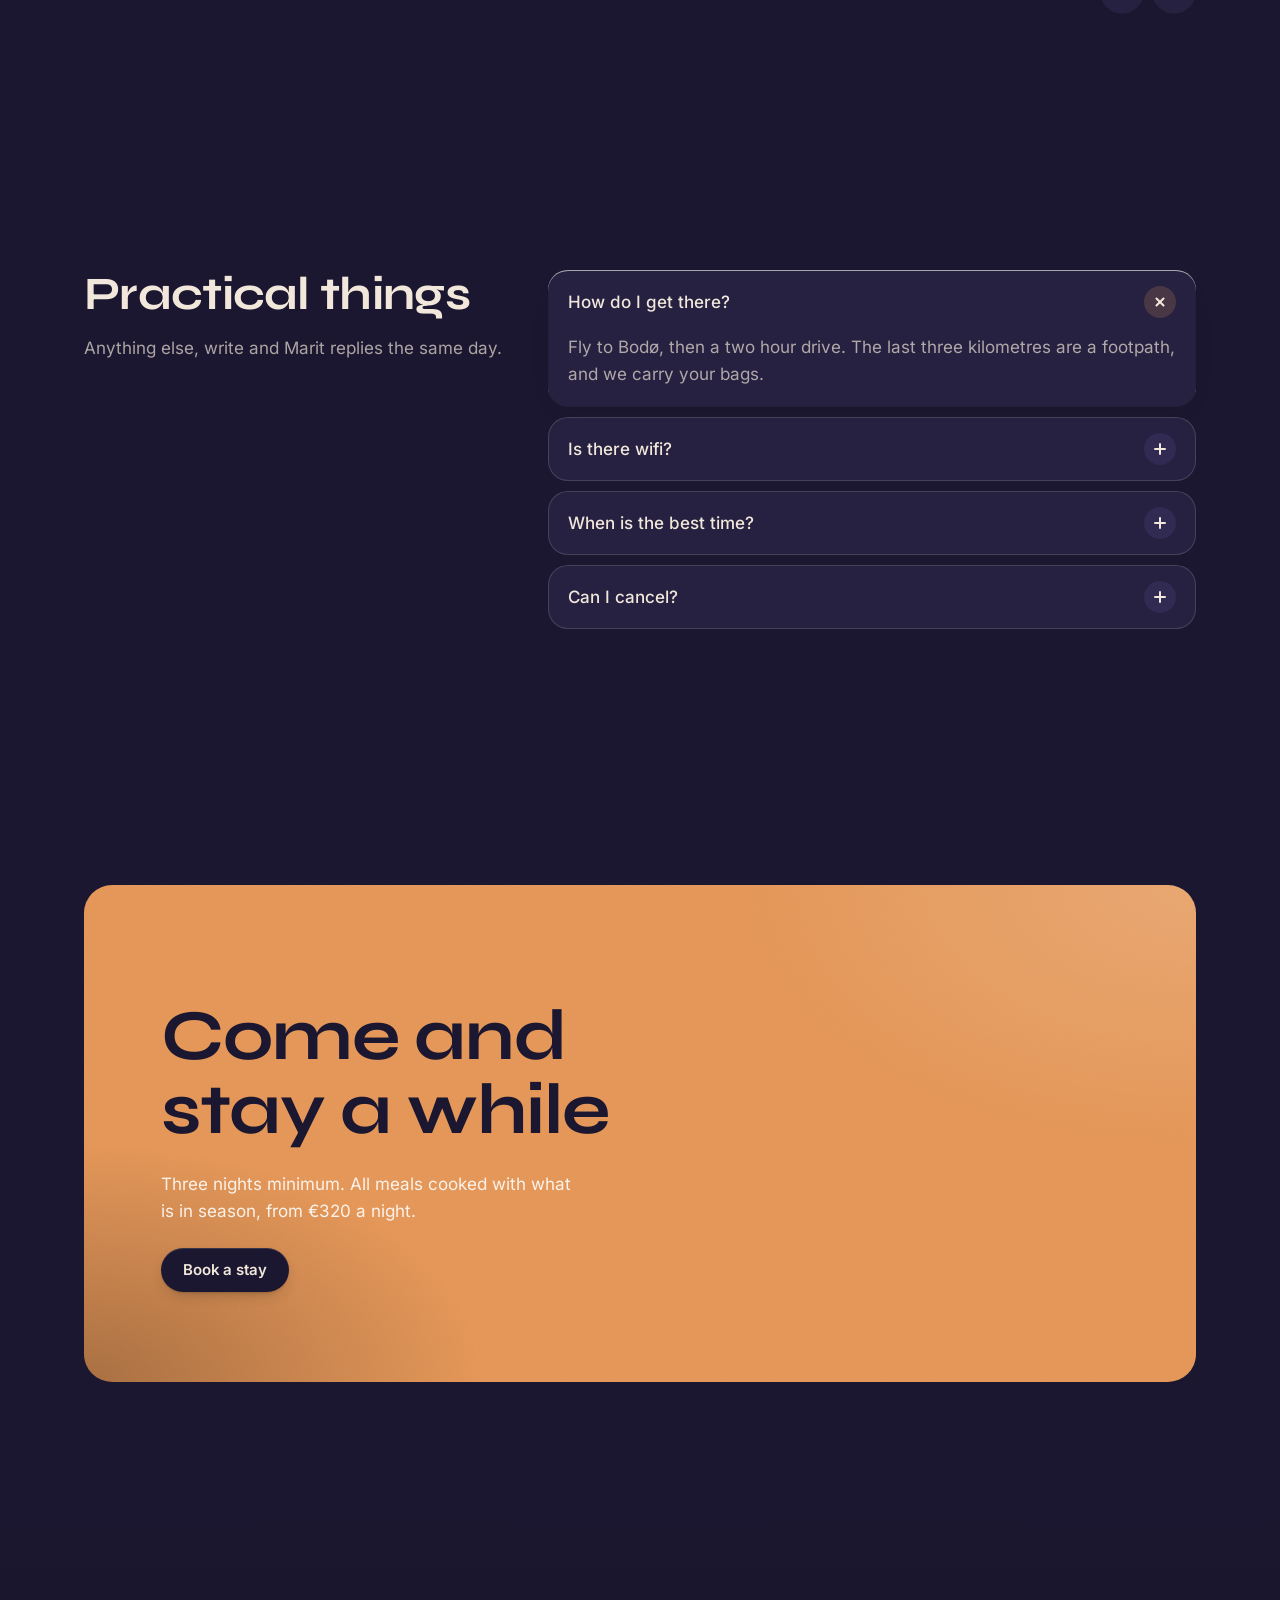
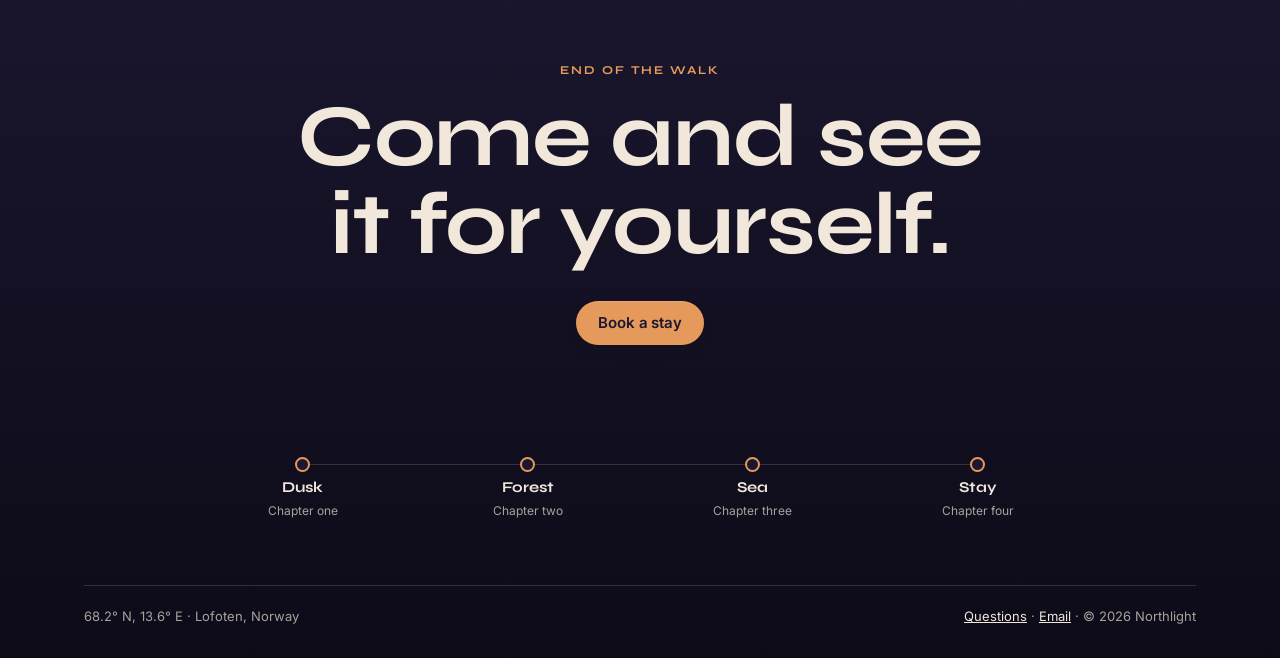
<file: com.pana.websites/templates/continuous/index.html>
<!doctype html>
<html lang="en" class="no-js">
<head>
<meta charset="utf-8">
<meta name="viewport" content="width=device-width, initial-scale=1">
<title>Northlight · A retreat on the edge of Norway</title>
<meta name="description" content="Northlight is an eleven cabin retreat on a Norwegian fjord: forest walks, sauna, offline cabins and long northern light. From €320 a night.">
<meta name="theme-color" content="#1B1730">
<meta property="og:type" content="website"><meta property="og:title" content="Northlight · A retreat on the edge of Norway"><meta property="og:description" content="Northlight is an eleven cabin retreat on a Norwegian fjord: forest walks, sauna, offline cabins and long northern light. From €320 a night.">
<meta name="twitter:card" content="summary_large_image">
<link rel="icon" href="favicon.svg" type="image/svg+xml">
<link rel="preload" href="fonts/mono.woff2" as="font" type="font/woff2" crossorigin>
<link rel="preload" href="fonts/syne.woff2" as="font" type="font/woff2" crossorigin>
<link rel="preload" href="img/c1.webp" as="image" fetchpriority="high">
<link rel="stylesheet" href="styles.css">
<script>var d=document.documentElement;d.classList.remove('no-js');if(!matchMedia('(prefers-reduced-motion: reduce)').matches)d.classList.add('mo')</script>
<script type="application/ld+json">{"@context":"https://schema.org","@type":"LodgingBusiness","name":"Northlight","address":{"@type":"PostalAddress","addressCountry":"NO","addressRegion":"Lofoten"},"priceRange":"€€€"}</script>
</head>
<body>
<a class="skip" href="#main">Skip to content</a>
<header class="m5"><a class="m5-b" href="#top">northlight</a><p class="m5-ch" aria-hidden="true"><span class="m5-n">00</span><i></i><span>04</span></p><a class="m5-go" href="#stay">Book a stay</a></header><nav class="rail" aria-label="Chapters"><ol><li><a href="#c1"><i></i><span>Dusk</span></a></li><li><a href="#c2"><i></i><span>Forest</span></a></li><li><a href="#c3"><i></i><span>Sea</span></a></li><li><a href="#stay"><i></i><span>Stay</span></a></li></ol><b class="rail-bar" aria-hidden="true"></b></nav>
<main id="main">
<section class="h5" id="top" aria-labelledby="h1">
 <div class="h5-stick">
  <div class="h5-img" aria-hidden="true"><img src="img/c1.webp" width="1536" height="1024" alt="" fetchpriority="high"></div>
  <h1 id="h1" class="h5-t"><span class="h5-k">Northlight · a retreat on the edge of Norway</span><span class="h5-big">Slow<br>down.</span></h1>
  <p class="h5-hint" aria-hidden="true"><i></i>Keep scrolling. It is one long walk.</p>
 </div>
</section>
<section class="ch" id="c1" data-bg="#1B1730" data-fg="#F1E7DA" data-ac="#E59A5B" aria-labelledby="c1-h">
 <div class="wrap ch-in"><p class="ch-n"><span>01</span>Dusk</p><h2 id="c1-h" class="ch-h rv">You arrive as the light goes.</h2><p class="ch-p rv d1">No reception desk, no check-in screen. A key on a hook, a fire already laid, and a view that does the talking for the first evening.</p></div>
 <figure class="ch-fig"><div class="ch-win"><img src="img/c1.webp" width="1536" height="1024" alt="Dusk at Northlight" loading="lazy"></div></figure>
</section><section class="ch" id="c2" data-bg="#12241A" data-fg="#E6EEDF" data-ac="#B6D27A" aria-labelledby="c2-h">
 <div class="wrap ch-in"><p class="ch-n"><span>02</span>Forest</p><h2 id="c2-h" class="ch-h rv">Mornings belong to the trees.</h2><p class="ch-p rv d1">A forty minute loop through old pine, a sauna at the end of it, and nowhere you need to be until dinner.</p></div>
 <figure class="ch-fig"><div class="ch-win"><img src="img/c2.webp" width="1536" height="1024" alt="Forest at Northlight" loading="lazy"></div></figure>
</section><section class="ch" id="c3" data-bg="#0B1630" data-fg="#DDE6F5" data-ac="#8FB4FF" aria-labelledby="c3-h">
 <div class="wrap ch-in"><p class="ch-n"><span>03</span>Sea</p><h2 id="c3-h" class="ch-h rv">Nights belong to the water.</h2><p class="ch-p rv d1">Eleven cabins face the fjord. On clear nights the bay holds the whole sky, and on cloudy ones the sound of it is enough.</p></div>
 <figure class="ch-fig"><div class="ch-win"><img src="img/c3.webp" width="1536" height="1024" alt="Sea at Northlight" loading="lazy"></div></figure>
</section>
<section class="ch facts" data-bg="#F1E7DA" data-fg="#1B1730" data-ac="#B4532A" aria-labelledby="f-h"><div class="wrap"><h2 id="f-h" class="ch-h rv">The whole place, in numbers</h2>
 <dl class="fx stg"><div style="--i:0"><dt>Cabins</dt><dd data-count="11">11</dd></div><div style="--i:1"><dt>Guests at most</dt><dd data-count="24">24</dd></div><div style="--i:2"><dt>Km to the nearest road</dt><dd data-count="3">3</dd></div><div style="--i:3"><dt>Hours of light in June</dt><dd data-count="20">20</dd></div></dl></div></section>
<section data-bg="#E9DCCB" data-fg="#1B1730" data-ac="#B4532A" class="spec" id="testimonials" aria-labelledby="tst-h">
  <div class="wrap tst">
    <div>
      <h2 id="tst-h" class="rv">Guests, afterwards</h2>
      <p class="lede rv d1">Letters and notes left in the cabins.</p>
    </div>
    <div>
      <div class="tst-stage card" id="tst" aria-live="polite">
        <figure class="quote on" style="margin:0"><blockquote>“I slept nine hours every night and did not check my phone once. I did not know I could still do that.”</blockquote><footer><i aria-hidden="true">IS</i><div>Ida S.<span>Stayed in March</span></div></footer></figure>
        <figure class="quote" style="margin:0"><blockquote>“The walk to the sauna in the snow is the best thing I did all year.”</blockquote><footer><i aria-hidden="true">PM</i><div>Pedro M.<span>Stayed in January</span></div></footer></figure>
        <figure class="quote" style="margin:0"><blockquote>“We came for a weekend and changed our flights to stay a week.”</blockquote><footer><i aria-hidden="true">LW</i><div>Lena and Wu<span>Stayed in August</span></div></footer></figure>
      </div>
      <div class="tst-ctrl" style="margin-top:16px">
        <div class="dots" id="tdots"><button aria-label="Quote 1" aria-current="true"></button><button aria-label="Quote 2"></button><button aria-label="Quote 3"></button></div>
        <button class="iconbtn" data-t="-1" aria-label="Previous quote"><svg width="18" height="18" viewBox="0 0 18 18" aria-hidden="true"><path d="M11 3L5 9l6 6" fill="none" stroke="currentColor" stroke-width="2" stroke-linecap="round"/></svg></button>
        <button class="iconbtn" data-t="1" aria-label="Next quote"><svg width="18" height="18" viewBox="0 0 18 18" aria-hidden="true"><path d="M7 3l6 6-6 6" fill="none" stroke="currentColor" stroke-width="2" stroke-linecap="round"/></svg></button>
      </div>
    </div>
  </div>
</section>
<section data-bg="#E9DCCB" data-fg="#1B1730" data-ac="#B4532A" class="spec" id="faq" aria-labelledby="faq-h">
  <div class="wrap faq">
    <div><h2 id="faq-h" class="rv">Practical things</h2><p class="lede rv d1">Anything else, write and Marit replies the same day.</p></div>
    <div class="faq-list">
      <details class="rv" open><summary>How do I get there?<i aria-hidden="true"></i></summary><div class="ans"><div><p>Fly to Bodø, then a two hour drive. The last three kilometres are a footpath, and we carry your bags.</p></div></div></details>
      <details class="rv d1"><summary>Is there wifi?<i aria-hidden="true"></i></summary><div class="ans"><div><p>In the main house only. The cabins are deliberately offline.</p></div></div></details>
      <details class="rv d2"><summary>When is the best time?<i aria-hidden="true"></i></summary><div class="ans"><div><p>June for light that never ends, February for snow and the northern lights.</p></div></div></details>
      <details class="rv d3"><summary>Can I cancel?<i aria-hidden="true"></i></summary><div class="ans"><div><p>Free cancellation up to thirty days before arrival.</p></div></div></details>
    </div>
  </div>
</section>
<section data-bg="#1B1730" data-fg="#F1E7DA" data-ac="#E59A5B" class="spec" id="stay" aria-labelledby="cta-h">
  <div class="wrap">
    <div class="cta rv"><span class="cta-grid" aria-hidden="true"></span>
      <h2 id="cta-h">Come and stay a while</h2>
      <p>Three nights minimum. All meals cooked with what is in season, from €320 a night.</p>
      <a class="btn" href="mailto:hello@example.com">Book a stay</a>
    </div>
  </div>
</section>
</main>
<footer class="f5"><div class="wrap"><p class="f5-k">End of the walk</p><h2 class="f5-h">Come and see it for yourself.</h2><a class="btn btn--accent" href="#stay">Book a stay</a>
<ol class="f5-route"><li><a href="#c1"><i aria-hidden="true"></i><b>Dusk</b><span>Chapter one</span></a></li><li><a href="#c2"><i aria-hidden="true"></i><b>Forest</b><span>Chapter two</span></a></li><li><a href="#c3"><i aria-hidden="true"></i><b>Sea</b><span>Chapter three</span></a></li><li><a href="#stay"><i aria-hidden="true"></i><b>Stay</b><span>Chapter four</span></a></li></ol>
<div class="f5-base"><span>68.2° N, 13.6° E · Lofoten, Norway</span><span><a href="#faq">Questions</a> · <a href="mailto:hello@example.com">Email</a> · © 2026 Northlight</span></div></div></footer>
<div class="progress" aria-hidden="true"><i></i></div>
<script src="app.js" defer></script>
</body>
</html>
</file>
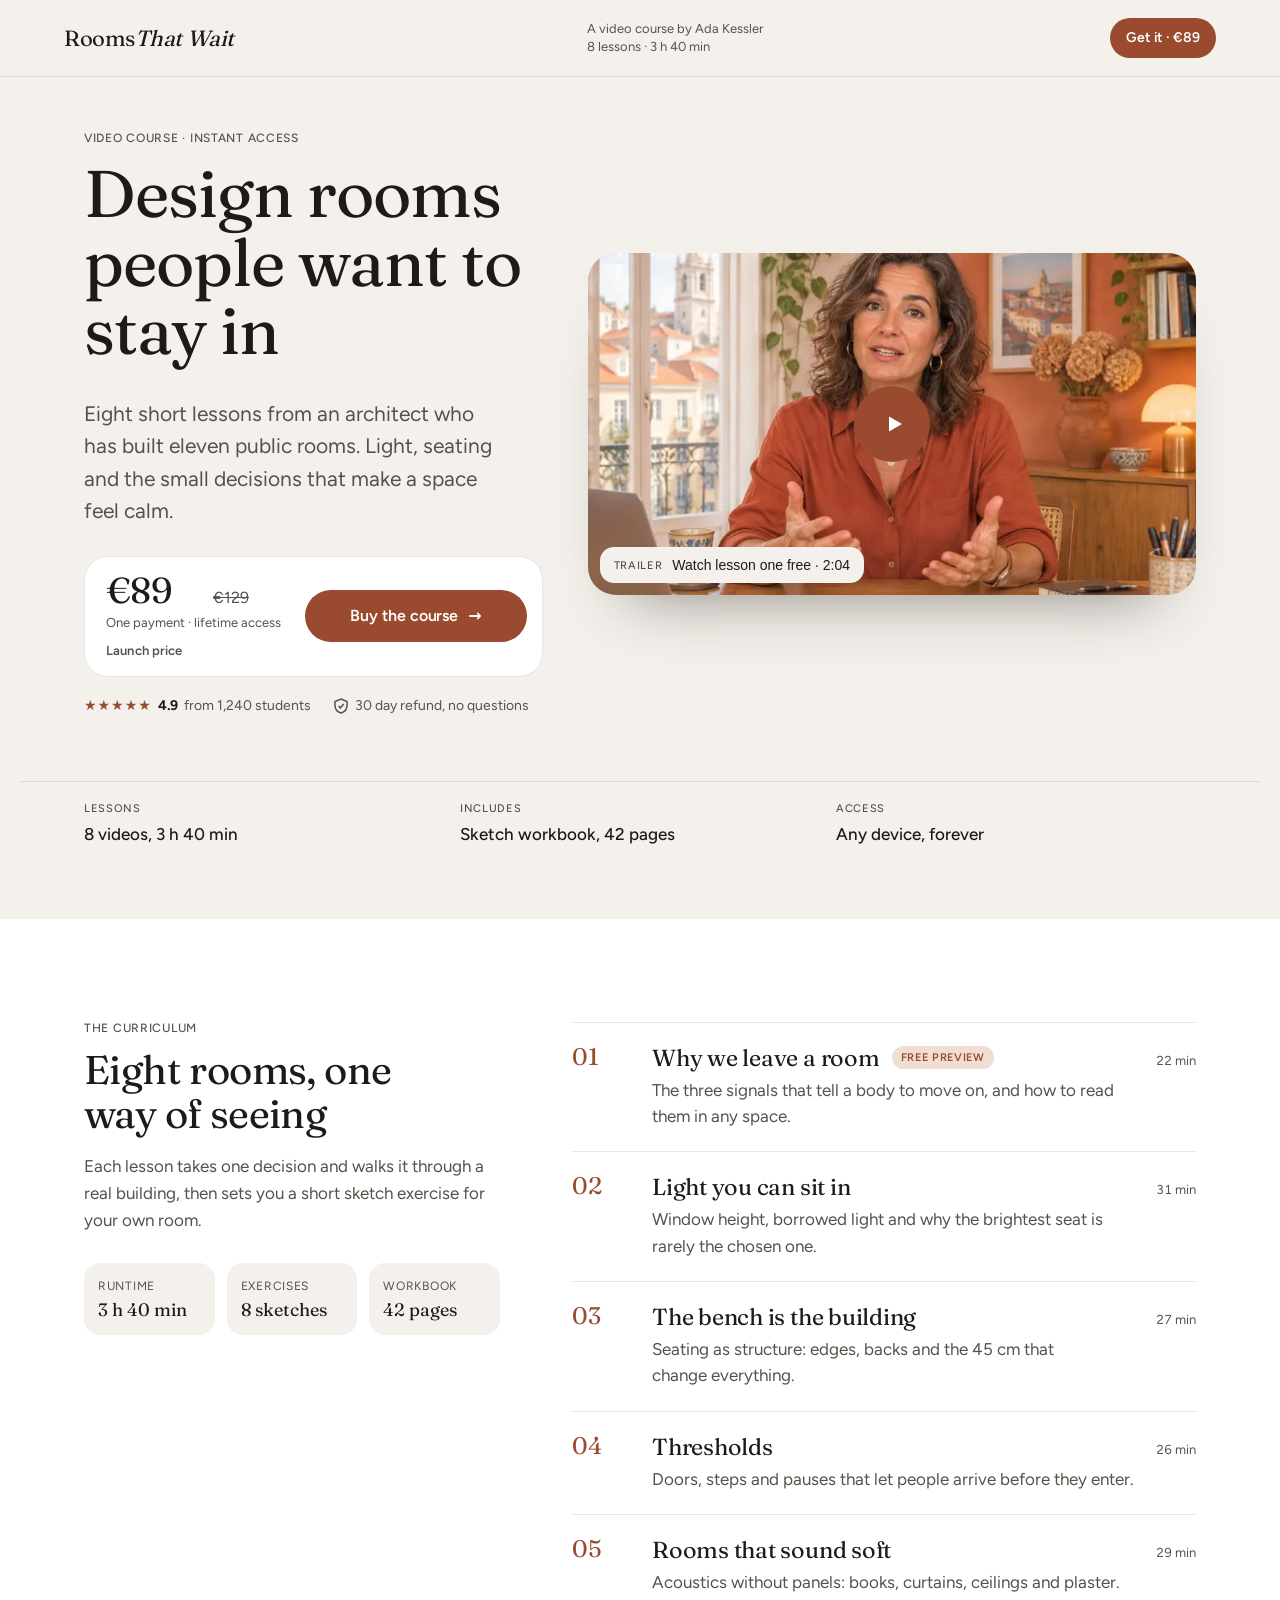
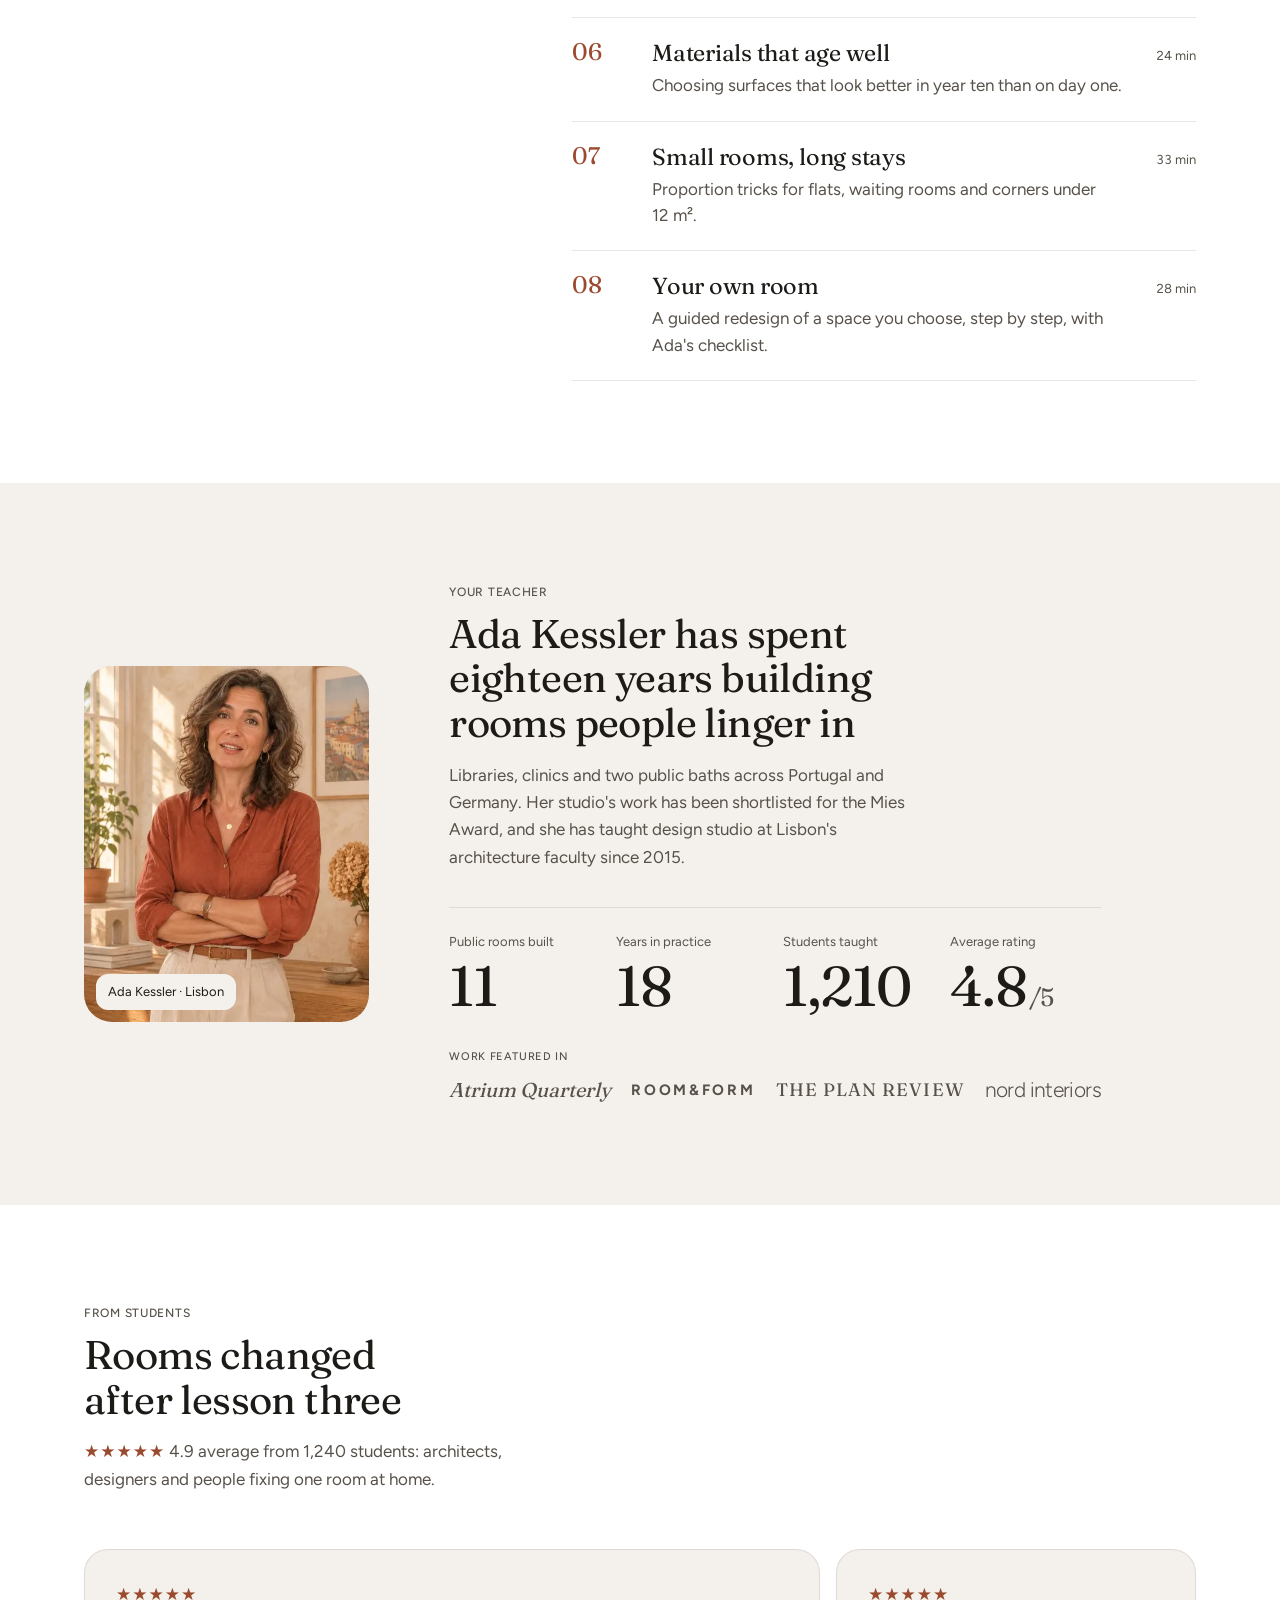
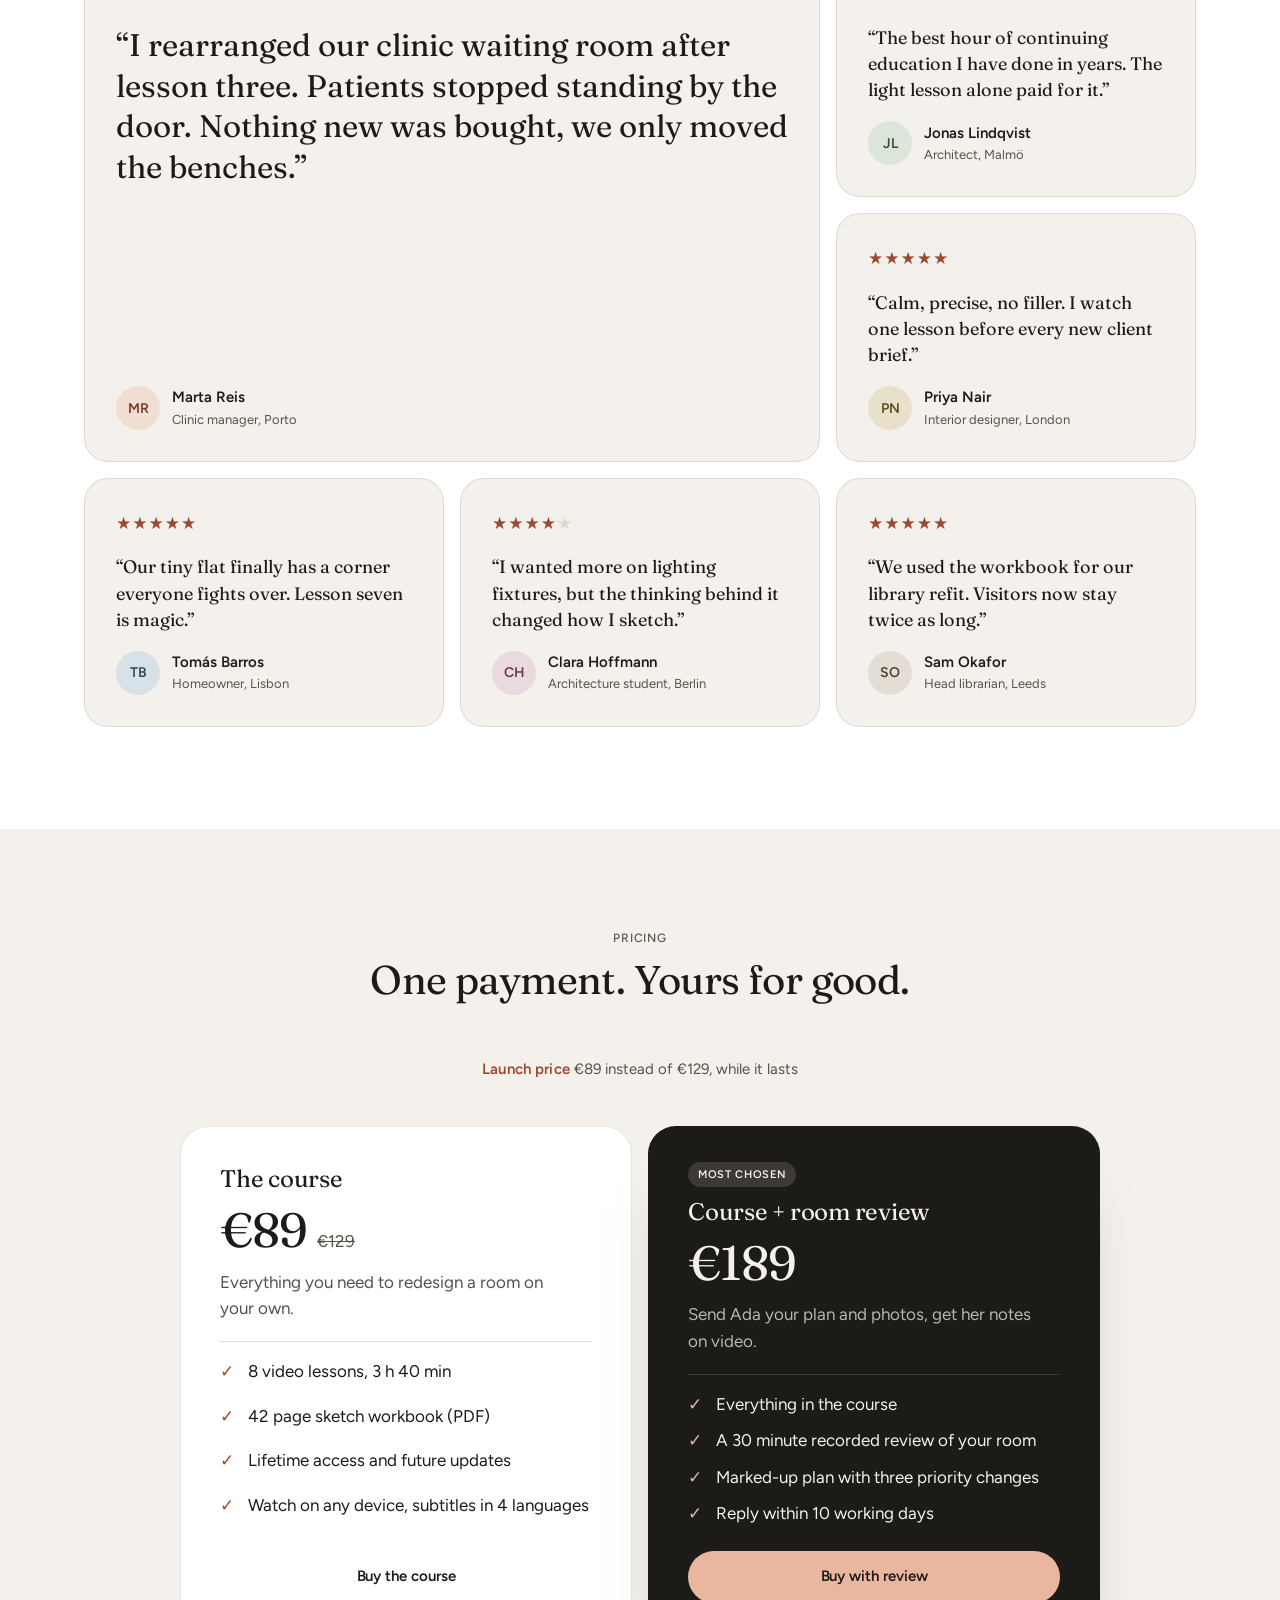
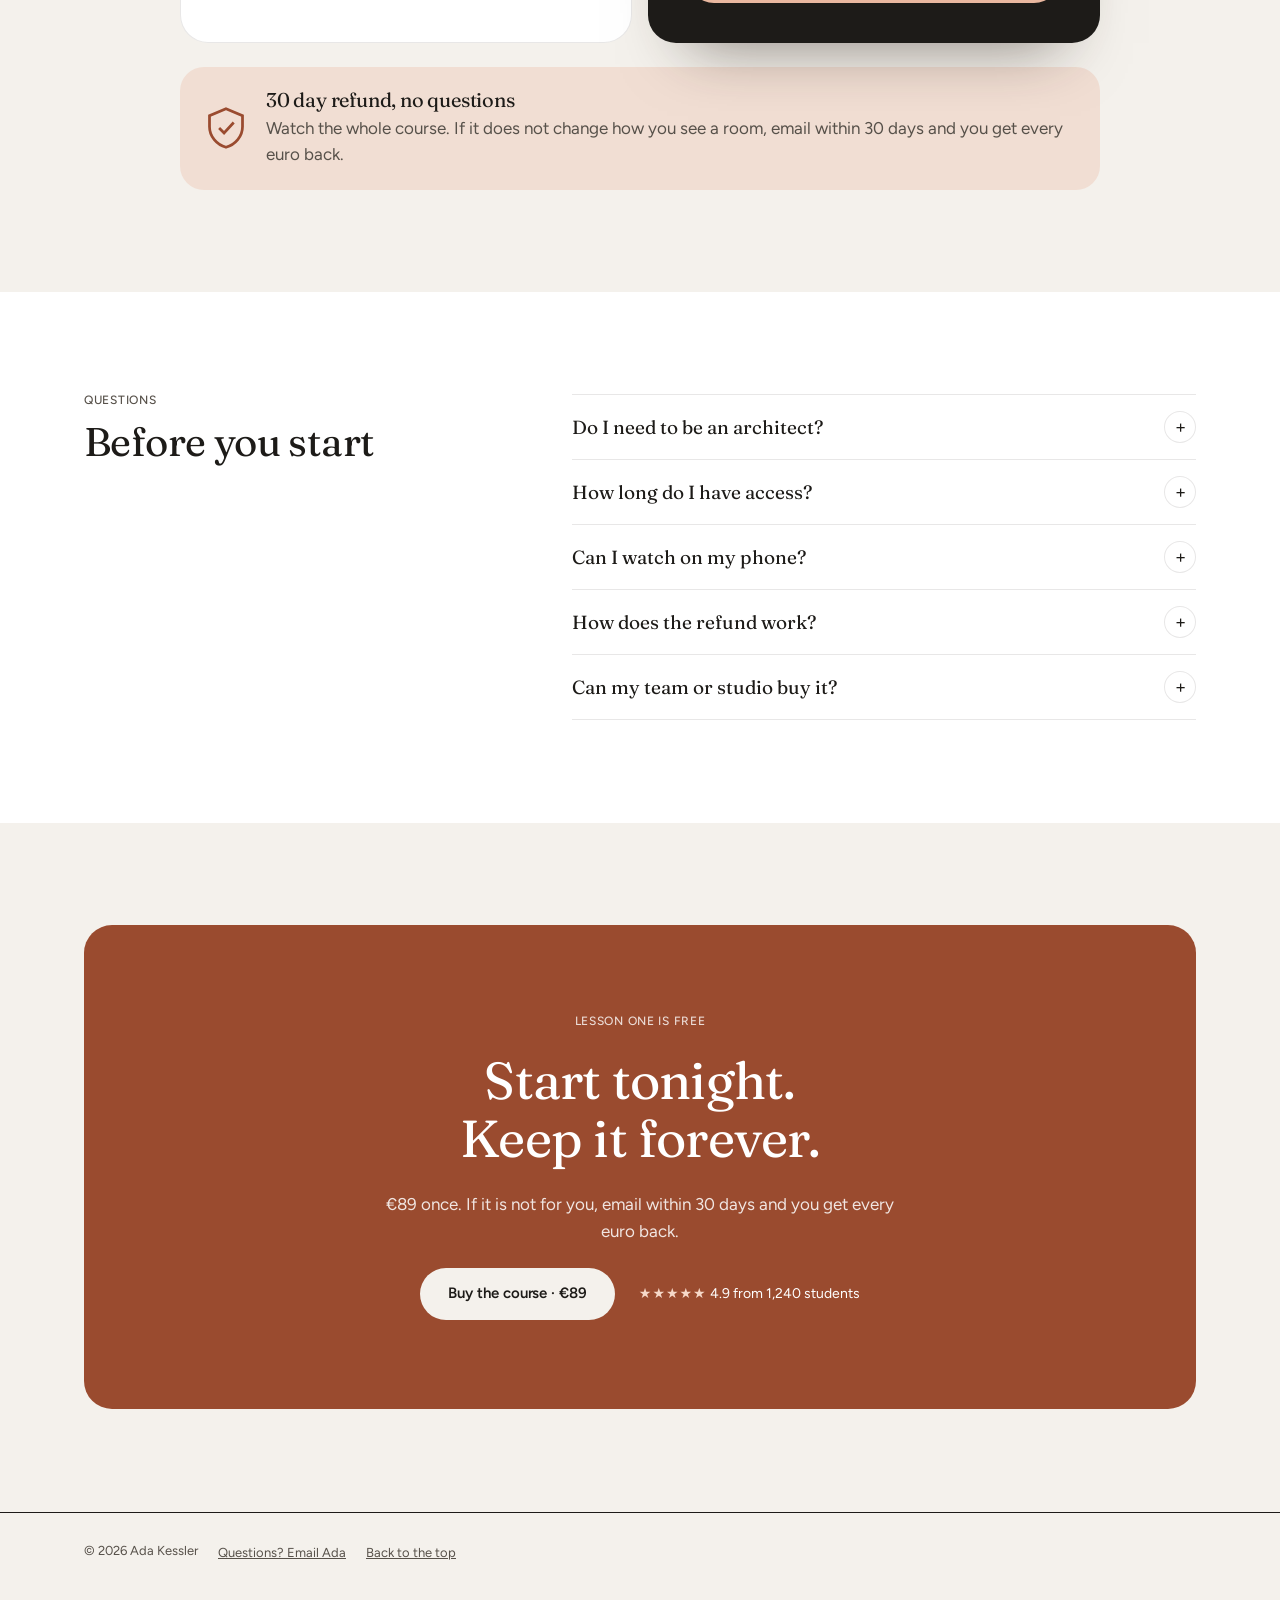
<file: com.pana.websites/templates/infoproduct/index.html>
<!doctype html>
<html lang="en" class="no-js">
<head>
<meta charset="utf-8">
<meta name="viewport" content="width=device-width, initial-scale=1">
<title>Rooms That Wait · A video course by architect Ada Kessler</title>
<meta name="description" content="Eight video lessons on designing calm, comfortable rooms, from architect Ada Kessler. €89 once, lifetime access, 30 day refund.">
<meta name="theme-color" content="#F4F1EC">
<meta property="og:type" content="website"><meta property="og:title" content="Rooms That Wait · A video course by architect Ada Kessler"><meta property="og:description" content="Eight video lessons on designing calm, comfortable rooms, from architect Ada Kessler. €89 once, lifetime access, 30 day refund.">
<meta name="twitter:card" content="summary_large_image">
<link rel="icon" href="favicon.svg" type="image/svg+xml">

<link rel="preload" as="image" href="img/v-thumb.webp" imagesrcset="img/v-thumb-800.webp 800w, img/v-thumb.webp 1280w" imagesizes="(min-width:1000px) 56vw, 100vw" fetchpriority="high">
<script type="application/ld+json">{"@context":"https://schema.org","@type":"Course","name":"Rooms That Wait","description":"Eight video lessons on designing calm rooms.","provider":{"@type":"Person","name":"Ada Kessler"},"offers":{"@type":"Offer","price":"89","priceCurrency":"EUR"},"aggregateRating":{"@type":"AggregateRating","ratingValue":"4.9","ratingCount":"1240"}}</script>
<style>@font-face { font-family: Inter; src: url("fonts/inter.woff2") format("woff2"); font-weight: 100 900; font-display: swap; }
:root { --bg: #F9F8F6; --surface: #FFFFFF; --surface-2: #F1EFEB; --surface-3: #E6E3DD; --ink: #1E201B; --ink-2: #55584F; --line: rgba(30,32,27,.10); --accent: #2F5D50; --accent-ink: #FFFFFF; --accent-soft: #DCE8E2; --font-display: "Display",Georgia,"Times New Roman",serif; --font-body: "Inter",system-ui,-apple-system,"Segoe UI",sans-serif; --track-display: -.025em; --fs-xl: clamp(2.5rem,1.6rem + 4.6vw,5.25rem); --fs-l: clamp(2rem,1.5rem + 2.4vw,3.5rem); --fs-m: clamp(1.375rem,1.2rem + .8vw,1.875rem); --fs-body: 1.0625rem; --fs-s: .875rem; --r-card: 24px; --r-card-lg: 28px; --r-card-sm: 20px; --r-pill: 999px; --shadow: 0 20px 36px -22px rgba(40,43,36,.25); --gutter: clamp(20px,5vw,64px); --sec-y: clamp(72px,10vw,144px); --gap: clamp(12px,1.6vw,20px); --max: 1240px; --ease: cubic-bezier(.22,1,.36,1); --t-reveal: 1s; --t-hover: .22s; --t-press: .16s; --tap: 44px; }
*, ::before, ::after { box-sizing: border-box; }
html { text-size-adjust: 100%; scroll-behavior: smooth; }
body { margin: 0px; background: var(--bg); color: var(--ink); font: 400 var(--fs-body)/1.55 var(--font-body); -webkit-font-smoothing: antialiased; overflow-x: hidden; }
img, svg { display: block; max-width: 100%; }
h1, h2, h3 { font-family: var(--font-display); font-weight: 400; letter-spacing: var(--track-display); line-height: 1.02; margin: 0px; text-wrap: balance; overflow-wrap: anywhere; }
h1 { font-size: var(--fs-xl); }
h2 { font-size: var(--fs-l); max-width: 16ch; }
h3 { font-size: var(--fs-m); line-height: 1.1; }
p { margin: 0px; text-wrap: pretty; }
a { color: inherit; }
:focus-visible { outline: 2px solid var(--accent); outline-offset: 3px; border-radius: 6px; }
.wrap { max-width: var(--max); margin: 0px auto; padding: 0 var(--gutter); }
.lede { color: var(--ink-2); max-width: 42ch; margin-top: 16px; }
.btn { display: inline-flex; align-items: center; justify-content: center; gap: 10px; min-height: var(--tap); padding: 0px 22px; border-radius: var(--r-pill); border: 0px; font: 600 .9375rem/1 var(--font-body); text-decoration: none; cursor: pointer; background: var(--ink); color: var(--bg); transition: transform var(--t-hover) var(--ease),background var(--t-hover); }
.btn--accent { background: var(--accent); color: var(--accent-ink); }
.btn--ghost { background: var(--surface); color: var(--ink); box-shadow: var(--shadow); }
.btn:hover { transform: translateY(-2px); }
.btn:active { transform: scale(0.96); transition-duration: var(--t-press); }
.card { background: var(--surface); border-radius: var(--r-card); box-shadow: var(--shadow); }
.spec { position: relative; padding: var(--sec-y) 0; }
.spec + .spec { border-top: 0px; }
.alt { background: var(--surface); }
.rv { opacity: 0; transform: translateY(28px); transition: opacity var(--t-reveal) var(--ease),transform var(--t-reveal) var(--ease); }
.rv.in { opacity: 1; transform: none; }
.rv.d1 { transition-delay: 0.08s; }
.rv.d2 { transition-delay: 0.16s; }
.rv.d3 { transition-delay: 0.24s; }
@keyframes drift { 
  0% { transform: translate(0px, 0px) scale(1); }
  60% { transform: translate(6%, -5%) scale(1.06); }
  100% { transform: translate(0px, 0px) scale(1); }
}
.about { display: grid; gap: 40px; }
.about h2 { font-size: var(--fs-xl); max-width: 14ch; }
.about-facts { display: grid; grid-template-columns: 1fr 1fr; gap: var(--gap); }
.about-facts div { padding: 20px; border-radius: var(--r-card-sm); background: var(--surface); }
.about-facts dt { font-size: var(--fs-s); color: var(--ink-2); }
.about-facts dd { margin: 4px 0px 0px; font: 400 var(--fs-m)/1.1 var(--font-display); }
.about-media { aspect-ratio: 4 / 3; border-radius: var(--r-card-lg); }
@media (min-width: 900px) {.about { grid-template-columns: 1.2fr 1fr; align-items: end; }
.about-media { grid-row: span 2; aspect-ratio: 4 / 5; }}
.pf { display: grid; gap: clamp(28px, 4vw, 48px); margin-top: 40px; }
.pf-item { display: grid; gap: 18px; text-decoration: none; }
.pf-media { aspect-ratio: 16 / 11; border-radius: var(--r-card-lg); overflow: hidden; position: relative; }
.pf-meta { display: flex; justify-content: space-between; gap: 16px; align-items: end; flex-wrap: wrap; }
.pf-meta p { color: var(--ink-2); }
.chips { display: flex; gap: 6px; flex-wrap: wrap; }
.chip { font-size: 0.8125rem; padding: 6px 12px; border-radius: var(--r-pill); background: var(--surface-2); }
@media (min-width: 900px) {.pf { grid-template-columns: 1fr 1fr; }
.pf-item:nth-child(2) { margin-top: 120px; }}
.tst { display: grid; gap: 28px; }
@media (min-width: 900px) {.tst { grid-template-columns: 1fr 1.6fr; align-items: center; }}
@keyframes marq { 
  100% { transform: translateX(-50%); }
}
.cta { position: relative; overflow: hidden; border-radius: var(--r-card-lg); background: var(--accent); color: var(--accent-ink); padding: clamp(36px, 7vw, 96px) clamp(24px, 6vw, 80px); display: grid; gap: 24px; justify-items: start; }
.cta h2 { font-size: var(--fs-xl); max-width: 12ch; position: relative; }
.cta p { max-width: 38ch; color: rgba(255, 255, 255, 0.82); position: relative; }
.cta .btn { background: var(--bg); color: var(--ink); position: relative; }
.contact { display: grid; gap: var(--gap); margin-top: 36px; }
.cbox { padding: 24px; display: grid; gap: 8px; text-decoration: none; }
.cbox span { font-size: var(--fs-s); color: var(--ink-2); }
.cbox b { font-style: ; font-variant-ligatures: ; font-variant-caps: ; font-variant-numeric: ; font-variant-east-asian: ; font-variant-alternates: ; font-variant-position: ; font-variant-emoji: ; font-stretch: ; font-size: ; line-height: ; font-family: ; font-optical-sizing: ; font-size-adjust: ; font-kerning: ; font-feature-settings: ; font-variation-settings: ; font-language-override: ; letter-spacing: var(--track-display); overflow-wrap: anywhere; font-weight: 400; }
.cbox--hours { background: var(--surface-2); box-shadow: none; }
.hours { list-style: none; margin: 0px; padding: 0px; display: grid; gap: 6px; font-size: 0.9375rem; }
.hours li { display: flex; justify-content: space-between; }
@media (min-width: 760px) {.contact { grid-template-columns: repeat(2, 1fr); }}
@media (min-width: 1100px) {.contact { grid-template-columns: repeat(4, 1fr); }}
@keyframes ping { 
  0% { transform: scale(1); opacity: 0.35; }
  80%, 100% { transform: scale(4); opacity: 0; }
}
@media (prefers-reduced-motion: reduce) {*, ::before, ::after { animation: auto ease 0s 1 normal none running none !important; transition-duration: 0.01ms !important; scroll-behavior: auto !important; }
.rv { opacity: 1; transform: none; }}
.book > *, .lead > *, .tst > *, .faq > *, .svc > *, .feat > *, .about > * { min-width: 0px; }
@supports (animation-timeline:view()) {@media (prefers-reduced-motion: no-preference) {.rv { opacity: 1; transform: none; transition: none; animation-duration: auto; animation-timing-function: linear; animation-delay: 0s; animation-iteration-count: 1; animation-direction: normal; animation-fill-mode: forwards; animation-play-state: running; animation-name: rv; animation-timeline: view(); animation-range: entry entry 90%; }}
@keyframes rv { 
  0% { opacity: 0; transform: translateY(32px); }
  100% { opacity: 1; transform: none; }
}}
@keyframes faqIn { 
  0% { opacity: 0; transform: translateY(-6px); }
}
:root { --track-display: -.005em; }
h1 { letter-spacing: -0.01em; }
h1, h2, h3 { word-spacing: 0.04em; }
:root { --font-display: "JetBrains Mono",ui-monospace,"SFMono-Regular",Menlo,monospace; --font-mono: var(--font-display); --fs-xl: clamp(2.125rem,1.35rem + 3.9vw,4.5rem); --fs-l: clamp(1.75rem,1.3rem + 2vw,3rem); --fs-m: clamp(1.125rem,1rem + .55vw,1.5rem); --line: rgba(30,32,27,.09); --line-2: rgba(30,32,27,.14); --ink-2: #4F524A; --shadow: 0 1px 0 rgba(255,255,255,.7) inset,0 1px 2px rgba(30,32,27,.05),0 12px 32px -18px rgba(30,32,27,.22); --ring: 0 0 0 1px var(--line); --noise: url("data:image/svg+xml,%3Csvg xmlns='http://www.w3.org/2000/svg' width='160' height='160'%3E%3Cfilter id='n'%3E%3CfeTurbulence type='fractalNoise' baseFrequency='.9' numOctaves='2' stitchTiles='stitch'/%3E%3CfeColorMatrix values='0 0 0 0 0 0 0 0 0 0 0 0 0 0 0 0 0 0 .09 0'/%3E%3C/filter%3E%3Crect width='100%25' height='100%25' filter='url(%23n)'/%3E%3C/svg%3E"); }
h1, h2, h3 { font-family: var(--font-display); font-weight: 500; letter-spacing: -0.045em; word-spacing: -0.12em; line-height: 1.04; font-feature-settings: "calt" 0; }
h1 { letter-spacing: -0.055em; font-weight: 500; line-height: 1; }
h2 { max-width: 20ch; }
h3 { font-weight: 500; letter-spacing: -0.035em; }
.mono-k { font: 500 .6875rem/1.2 var(--font-mono); letter-spacing: 0.04em; text-transform: uppercase; color: var(--ink-2); }
.lede { font-size: 1.0625rem; line-height: 1.6; }
.rv { opacity: 1; transform: none; animation: auto ease 0s 1 normal none running none !important; }
.btn { position: relative; overflow: hidden; font-weight: 600; letter-spacing: -0.005em; box-shadow: rgba(255, 255, 255, 0.12) 0px 1px 0px inset, rgba(0, 0, 0, 0.12) 0px 1px 2px, rgba(30, 32, 27, 0.45) 0px 6px 16px -8px; transition: transform var(--t-hover) var(--ease),background var(--t-hover),box-shadow var(--t-hover); }
.btn--ghost { box-shadow: inset 0 0 0 1px var(--line-2),0 1px 2px rgba(30,32,27,.05); }
.btn:hover { transform: none; }
.btn:active { transform: scale(0.97); }
.card { box-shadow: var(--ring),var(--shadow); }
.about-media { margin: 0px; aspect-ratio: 4 / 5; border-radius: var(--r-card-lg); display: flex; flex-direction: column; justify-content: space-between; padding: clamp(18px, 3vw, 28px); }
.about-facts div { box-shadow: inset 0 0 0 1px var(--line); }
.about-facts dt { font: 500 .6875rem/1.2 var(--font-mono); text-transform: uppercase; letter-spacing: 0.05em; }
.about-facts dd { font-weight: 500; letter-spacing: -0.04em; }
@media (min-width: 900px) {.about { grid-template-columns: 1.1fr 0.9fr; align-items: end; }
.about-facts { grid-column: 1 / -1; grid-template-columns: repeat(4, 1fr); }}
.pf-media { box-shadow: inset 0 0 0 1px var(--line); }
.pf-item h3 { font-size: 1.375rem; }
.chip { font: 500 .75rem var(--font-mono); background: none; box-shadow: inset 0 0 0 1px var(--line-2); }
.cta { background: radial-gradient(70% 90% at 100% 0%,rgba(255,255,255,.16),transparent 60%),radial-gradient(60% 80% at 0% 100%,rgba(0,0,0,.25),transparent 60%),var(--accent); }
.cta::after { content: ""; position: absolute; inset: 0px; background: var(--noise); opacity: 0.6; mix-blend-mode: overlay; pointer-events: none; }
.cta > * { position: relative; z-index: 1; }
.cta p { color: rgba(255, 255, 255, 0.88); }
.cbox { position: relative; }
.cbox .arr { position: absolute; top: 18px; right: 20px; font: 500 1rem var(--font-mono); color: var(--ink-2); transition: transform .4s var(--ease),color .3s; }
@media (hover: hover) {a.cbox:hover .arr { transform: translate(3px, -3px); color: var(--accent); }}
.cbox > span:not(.arr) { font: 500 .6875rem var(--font-mono); text-transform: uppercase; letter-spacing: 0.05em; }
.cbox b { font-weight: 500; letter-spacing: -0.05em; font-size: clamp(1rem, 0.9rem + 0.5vw, 1.25rem); }
.hours li span { font-family: var(--font-mono); font-size: 0.8125rem; }
.cbox > span:not(.arr) { justify-self: start; padding-right: 28px; }
.cbox { padding-right: 48px; }
.skip { position: absolute; left: 12px; top: -60px; z-index: 100; background: var(--ink); color: var(--bg); padding: 10px 14px; border-radius: 10px; text-decoration: none; }
.skip:focus { top: 12px; }
html, body { overflow-x: clip; }
.ph-img { width: 100%; height: 100%; object-fit: cover; }
.eyebrow { font: 500 .75rem/1 var(--font-mono,var(--font-display)); letter-spacing: 0.06em; text-transform: uppercase; color: var(--ink-2); }
:root { --bg: #F4F1EC; --surface: #FFFFFF; --surface-2: #EAE5DD; --surface-3: #DDD6CA; --ink: #1D1B18; --ink-2: #5E5850; --accent: #9A4B2F; --accent-ink: #FFF; --accent-soft: #F1DED3; --line: rgba(29,27,24,.1); }
.hero1 { padding: clamp(104px, 14vw, 150px) 0px clamp(40px, 6vw, 72px); position: relative; }
.hero1-grid { display: grid; gap: clamp(28px, 4vw, 56px); align-items: end; }
.hero1-name { font: 600 clamp(4.25rem,1rem + 15.5vw,15rem)/1 var(--font-display); letter-spacing: -0.08em; margin: 14px 0px 0px; max-width: none; white-space: nowrap; }
@keyframes up { 
  0% { transform: translateY(105%); }
}
.hero1-lede { font-size: clamp(1.0625rem, 1rem + 0.4vw, 1.3125rem); max-width: 34ch; margin-top: clamp(20px, 3vw, 32px); color: var(--ink-2); }
.hero1-cta { display: flex; flex-wrap: wrap; gap: 10px; margin-top: 28px; }
.hero1-fig { margin: 0px; position: relative; border-radius: var(--r-card-lg); overflow: hidden; aspect-ratio: 4 / 5; box-shadow: rgba(40, 30, 20, 0.45) 0px 40px 60px -40px; transform: translate3d(0,calc(var(--hp,0)*-40px),0) scale(calc(1 - var(--hp,0)*.04)); clip-path: inset(0 round var(--r-card-lg)); animation: reveal 1.4s .2s var(--ease) both; }
@keyframes reveal { 
  0% { clip-path: inset(100% 0 0 0 round var(--r-card-lg)); }
}
.hero1-fig img { width: 100%; height: 100%; object-fit: cover; transform: scale(calc(1.08 - var(--hp,0)*.08)); }
.hero1-fig figcaption { position: absolute; left: 12px; right: 12px; bottom: 12px; display: flex; gap: 12px; align-items: center; padding: 12px 16px; border-radius: 16px; background: color-mix(in srgb,var(--bg) 82%,transparent); backdrop-filter: blur(10px); font-size: 0.875rem; }
.hero1-meta { display: grid; grid-template-columns: repeat(auto-fit, minmax(150px, 1fr)); gap: 16px; margin-top: clamp(36px, 5vw, 64px); padding-top: 20px; border-top: 1px solid var(--line); }
.hero1-meta dt { font: 500 .6875rem/1.2 var(--font-mono); letter-spacing: 0.06em; text-transform: uppercase; color: var(--ink-2); }
.hero1-meta dd { margin: 6px 0px 0px; font-weight: 500; }
@media (min-width: 900px) {.hero1-grid { grid-template-columns: 1fr minmax(320px, 0.42fr); grid-template-areas: "top top" "txt fig"; }
.hero1-top { grid-area: top; }
.hero1-txt { grid-area: txt; align-self: start; }
.hero1-fig { grid-area: fig; margin-top: clamp(-260px, -14vw, -120px); z-index: 2; max-height: 78vh; }}
@media (max-width: 899px) {.hero1-fig { aspect-ratio: 4 / 4.4; }}
.about-img { margin: 0px; border-radius: var(--r-card-lg); overflow: hidden; position: relative; aspect-ratio: 4 / 3; }
.about-img figcaption { position: absolute; left: 12px; bottom: 12px; color: var(--ink); background: color-mix(in srgb,var(--bg) 88%,transparent); backdrop-filter: blur(8px); padding: 8px 12px; border-radius: 12px; }
.sec-head { display: grid; gap: 4px; margin-bottom: 8px; }
.pf-media .pimg { position: absolute; inset: -8% 0px; height: 116%; will-change: transform; }
@media (min-width: 900px) {.pf-item:nth-child(2) { margin-top: 120px; }}
.essays { list-style: none; margin: 40px 0px 0px; padding: 0px; border-top: 1px solid var(--line); }
.essays a { display: grid; grid-template-columns: 1fr auto; gap: 6px 20px; align-items: center; padding: 22px 4px; border-bottom: 1px solid var(--line); text-decoration: none; position: relative; transition: padding var(--t-hover) var(--ease),background var(--t-hover); }
.essays h3 { font-size: clamp(1.25rem, 1rem + 1.2vw, 2rem); grid-column: 1 / -1; }
.essays .arr { order: 1; justify-self: end; transition: transform var(--t-hover) var(--ease); }
.essays h3 { order: 2; }
.essays a > .mono-k:nth-of-type(2) { order: 3; }
@media (min-width: 800px) {.essays a { grid-template-columns: 110px 1fr 70px 24px; }
.essays h3 { grid-column: auto; }
.essays .arr, .essays h3, .essays a > .mono-k:nth-of-type(2) { order: 0; }}
@media (hover: hover) {.essays a:hover { padding-left: 14px; background: var(--surface); }
.essays a:hover .arr { transform: translate(3px, -3px); color: var(--accent); }}
@media (prefers-reduced-motion: reduce) {.hero1-name .ln > span, .hero1-fig { animation: auto ease 0s 1 normal none running none; }
.hero1-fig, .hero1-fig img { transform: none; }}
.m1 { position: absolute; inset: 0px 0px auto; z-index: 30; display: grid; grid-template-columns: 1fr auto; align-items: start; gap: 8px 20px; padding: 18px clamp(20px, 4vw, 48px); border-bottom: 1px solid var(--line); }
.m1-name { font: 400 1.375rem/1 var(--font-display); text-decoration: none; letter-spacing: -0.02em; min-height: 40px; display: flex; align-items: center; }
.m1-name em { font-style: italic; }
.m1-mid { display: none; margin: 0px; font-size: 0.8125rem; line-height: 1.35; color: var(--ink-2); }
.m1 ol { list-style: none; margin: 0px; padding: 0px; display: flex; gap: 2px 14px; flex-wrap: wrap; justify-content: flex-end; max-width: 210px; }
.m1 ol a { display: inline-flex; gap: 4px; align-items: baseline; min-height: 32px; padding-top: 8px; text-decoration: none; font-size: 0.875rem; }
.m1 ol a span { font-size: 0.6875rem; color: var(--ink-2); font-variant-numeric: tabular-nums; }
.m1 ol a:hover { text-decoration: underline; text-underline-offset: 4px; }
@media (min-width: 800px) {.m1 { grid-template-columns: 1fr 1fr auto; }
.m1-mid { display: block; }
.m1 ol { max-width: none; }}
.f1 { padding: clamp(64px, 10vw, 120px) 0px 32px; border-top: 1px solid var(--ink); margin-top: var(--sec-y); }
.f1-k { font-size: 0.75rem; letter-spacing: 0.14em; text-transform: uppercase; color: var(--ink-2); margin: 0px 0px 20px; }
.f1-mail { display: block; font: 400 clamp(2.4rem,8vw,5.5rem)/1 var(--font-display); letter-spacing: -0.035em; text-decoration: none; max-width: 16ch; }
.f1-mail em { display: block; font-style: italic; color: var(--accent); }
.f1-mail:hover { text-decoration: underline 2px; text-underline-offset: 10px; }
.f1-grid { display: grid; gap: 40px; margin-top: clamp(48px, 7vw, 80px); padding-top: 28px; border-top: 1px solid var(--line); }
.f1 dl { display: grid; gap: 14px; margin: 0px; }
.f1 dl div { display: grid; grid-template-columns: 110px 1fr; gap: 12px; }
.f1 dt { color: var(--ink-2); font-size: 0.875rem; }
.f1 dd { margin: 0px; }
.f1 dd a { display: inline-block; min-height: 24px; }
.f1-sub label { display: block; font: italic 400 1.25rem/1.2 var(--font-display); margin-bottom: 12px; }
.f1-sub div { display: flex; border-bottom: 1px solid var(--ink); }
.f1-sub input { flex: 1 1 0%; min-width: 0px; border: 0px; background: none; font: inherit; color: var(--ink); min-height: 48px; }
.f1-sub button { border: 0px; background: none; font: 600 .9375rem var(--font-body); color: var(--accent); cursor: pointer; min-height: 48px; }
.f1-base { font-size: 0.8125rem; color: var(--ink-2); margin: 0px; }
.f1-base a { color: inherit; }
@media (min-width: 800px) {.f1-grid { grid-template-columns: 1fr 1fr; }}
@font-face { font-family: Display; src: url("fonts/fraunces.woff2") format("woff2"); font-weight: 100 900; font-display: optional; }
@font-face { font-family: Figtree; src: url("fonts/figtree.woff2") format("woff2"); font-weight: 300 900; font-display: optional; }
:root { --font-body: "Figtree",system-ui,-apple-system,"Segoe UI",sans-serif; --font-mono: "Figtree",system-ui,sans-serif; --gutter: clamp(20px,5vw,64px); --fs-xl: clamp(2rem,1.5rem + 2.2vw,3.25rem); --fs-l: clamp(1.75rem,1.4rem + 1.4vw,2.5rem); --fs-m: clamp(1.125rem,1rem + .4vw,1.375rem); --sec-y: clamp(64px,8vw,120px); --ink-2: #57514A; }
h1, h2, h3 { font-family: var(--font-display); font-weight: 400; letter-spacing: -0.015em; word-spacing: normal; line-height: 1.12; font-feature-settings: normal; }
h1 { letter-spacing: -0.015em; line-height: 1.05; }
h3 { letter-spacing: -0.01em; }
h2 { font-size: var(--fs-l); max-width: 22ch; }
.about h2 { font-size: var(--fs-l); }
.mono-k, .eyebrow, .hero1-meta dt, .about-facts dt, .cbox > span:not(.arr) { font-family: var(--font-body); letter-spacing: 0.06em; }
.m1 { padding: 18px var(--gutter); border-bottom: 1px solid var(--line); }
@media (min-width: 1368px) {.m1 { padding-inline: calc((100% - var(--max))/2 + var(--gutter)); }}
.hero1-name { font: 400 clamp(3rem,2rem + 5vw,6.5rem)/1.02 var(--font-display); letter-spacing: -0.015em; word-spacing: normal; white-space: normal; margin: 16px 0px 0px; animation: auto ease 0s 1 normal none running none; }
.hero1-fig { transform: none; clip-path: none; animation: auto ease 0s 1 normal none running none; box-shadow: none; aspect-ratio: 4 / 5; }
.hero1-fig img { transform: none; }
.hero1-fig figcaption { backdrop-filter: none; background: var(--bg); }
@media (min-width: 900px) {.hero1-grid { grid-template-columns: 1fr minmax(320px, 0.4fr); grid-template-areas: "top fig" "txt fig"; align-items: start; }
.hero1-fig { margin-top: 0px; max-height: none; }
.hero1-top { align-self: end; }}
.hero1-meta { grid-template-columns: repeat(3, minmax(0px, 1fr)); gap: 16px; }
@media (max-width: 520px) {.hero1-meta { grid-template-columns: 1fr; }}
.about-facts { grid-template-columns: repeat(2, minmax(0px, 1fr)); gap: 16px; }
@media (min-width: 900px) {.about-facts { grid-template-columns: repeat(4, minmax(0px, 1fr)); }}
.about-facts dd { font: 400 var(--fs-m)/1.1 var(--font-display); letter-spacing: -0.01em; }
.about-img figcaption { backdrop-filter: none; background: var(--bg); }
.pf-media .pimg { position: static; inset: auto; height: 100%; will-change: auto; transform: none !important; }
@media (min-width: 900px) {.pf-item:nth-child(2) { margin-top: 0px; }}
.pf-item h3 { font-size: clamp(1.25rem, 1.1rem + 0.5vw, 1.5rem); }
.essays h3 { font-size: clamp(1.125rem, 1rem + 0.5vw, 1.5rem); }
@media (hover: hover) {.essays a:hover { padding-left: 4px; }}
.tq { padding: clamp(24px, 4vw, 40px); }
.quote1 { margin: 0px; display: grid; gap: 24px; }
.quote1 blockquote { margin: 0px; font: 400 clamp(1.25rem,1.1rem + .7vw,1.75rem)/1.35 var(--font-display); letter-spacing: -0.01em; }
.quote1 footer { display: flex; align-items: center; gap: 12px; font-size: 0.9375rem; }
.quote1 footer i { width: 44px; height: 44px; border-radius: 50%; display: grid; place-items: center; font-variant-ligatures: ; font-variant-caps: ; font-variant-numeric: ; font-variant-east-asian: ; font-variant-alternates: ; font-variant-position: ; font-variant-emoji: ; font-weight: ; font-stretch: ; font-size: ; line-height: ; font-family: ; font-optical-sizing: ; font-size-adjust: ; font-kerning: ; font-feature-settings: ; font-variation-settings: ; font-language-override: ; font-style: normal; color: var(--accent); background: var(--accent-soft); }
.quote1 footer span { display: block; color: var(--ink-2); font-size: var(--fs-s); }
.cta { background: var(--surface); color: var(--ink); box-shadow: inset 0 0 0 1px var(--line); }
.cta h2 { font-size: var(--fs-l); }
.cta p { color: var(--ink-2); max-width: 48ch; margin: 0px; }
.cta .btn { background: var(--accent); color: var(--accent-ink); }
.cbox b { font: 400 clamp(1rem,.95rem + .3vw,1.1875rem)/1.3 var(--font-body); letter-spacing: 0px; }
.btn { box-shadow: none; }
.btn:hover { transform: none; filter: brightness(0.95); }
.f1-mail { font-size: clamp(1.75rem, 1.3rem + 2vw, 3rem); letter-spacing: -0.015em; word-spacing: normal; }
.rv { opacity: 1; transform: none; transition: none; animation: auto ease 0s 1 normal none running none !important; }
.mo .rv { transition: opacity 1.1s var(--ease),transform 1.1s var(--ease); }
.mo .rv.d1 { transition-delay: 0.06s; }
.mo .rv.d2 { transition-delay: 0.12s; }
.mo .rv.d3 { transition-delay: 0.18s; }
@media (prefers-reduced-motion: reduce) {.mo .rv:not(.in), .rv { opacity: 1; transform: none; transition: none; }}:root{--font-display:"Display",Georgia,"Times New Roman",serif;--font-mono:"Figtree",system-ui,sans-serif}
:root{--noise:none}
/* infoproduct: the hero carries the sale */
.m1{grid-template-columns:1fr auto;align-items:center}
.m1-buy{min-height:40px;padding:0 16px;font-size:.875rem}
@media (min-width:800px){.m1{grid-template-columns:1fr 1fr auto}}
.ipx{padding-top:clamp(96px,11vw,132px)}
.ipx-grid{display:grid;gap:clamp(24px,3.5vw,48px);align-items:center}
.ipx .hero1-name{font-size:clamp(2.25rem,1.4rem + 3.4vw,4.5rem);line-height:1.04;max-width:13ch}
.ipx-buy{display:flex;flex-wrap:wrap;align-items:center;gap:16px 24px;margin-top:28px;padding:16px 16px 16px 22px;border-radius:var(--r-card);background:var(--surface);box-shadow:inset 0 0 0 1px var(--line)}
.ipx-price{display:grid;grid-template-columns:auto auto;align-items:baseline;gap:2px 10px}
.ipx-price b{font:400 2.25rem/1 var(--font-display);letter-spacing:-.02em}
.ipx-price s{color:var(--ink-2);font-size:1rem}
.ipx-price span{grid-column:1/-1;font-size:.8125rem;color:var(--ink-2)}
.ipx-cta{min-height:52px;padding:0 26px;font-size:1rem;flex:1 1 auto}
.ipx-trust{list-style:none;margin:18px 0 0;padding:0;display:flex;flex-wrap:wrap;gap:8px 22px;font-size:.875rem;color:var(--ink-2)}
.ipx-trust li{display:flex;align-items:center;gap:6px}
.ipx-trust b{color:var(--ink)}
.stars{color:var(--accent);letter-spacing:1px}
.vf{position:relative;display:block;width:100%;padding:0;border:0;cursor:pointer;aspect-ratio:16/9;border-radius:var(--r-card-lg);overflow:hidden;background:var(--surface-3);box-shadow:0 40px 60px -40px rgba(40,30,20,.5)}
.vf img,.vf iframe{width:100%;height:100%;object-fit:cover;border:0;transition:transform .8s var(--ease)}
.vf-play{position:absolute;left:50%;top:50%;width:76px;height:76px;margin:-38px 0 0 -38px;border-radius:50%;display:grid;place-items:center;background:var(--accent);color:#fff;box-shadow:0 0 0 10px color-mix(in srgb,var(--accent) 22%,transparent);transition:transform var(--t-hover) var(--ease)}
.vf-play svg{margin-left:4px}
.vf-cap{position:absolute;left:12px;bottom:12px;display:flex;gap:10px;align-items:center;padding:10px 14px;border-radius:14px;background:var(--bg);font-size:.875rem;color:var(--ink);text-align:left}
@media (hover:hover){.vf:hover img{transform:scale(1.03)}.vf:hover .vf-play{transform:scale(1.08)}}
@media (min-width:1000px){.ipx-grid{grid-template-columns:.86fr 1.14fr}}
@media (max-width:999px){.ipx-vid{order:-1}.ipx{padding-top:96px}}
@media (max-width:420px){.vf-play{width:60px;height:60px;margin:-30px 0 0 -30px}.ipx-buy{padding:16px}.ipx-cta{width:100%}}
.f1{margin-top:0;padding:28px 0 32px}
.ipx-foot{display:flex;flex-wrap:wrap;gap:8px 20px}.ipx-foot a{min-height:24px;display:inline-flex;align-items:center}
/* v6: richer below the fold */
.eyebrow{margin-bottom:14px}
.mo .up{opacity:0;transform:translateY(26px);transition:opacity .9s var(--ease),transform .9s var(--ease);transition-delay:var(--dl,0s)}
.mo .up.in{opacity:1;transform:none}
.ip-head{max-width:720px;margin-bottom:clamp(32px,5vw,56px)}
.ip-head--c{margin-inline:auto;text-align:center}.ip-head--c h2{margin-inline:auto}
.ip-cur-grid{display:grid;gap:40px}
.ip-cur-sum{display:grid;grid-template-columns:repeat(3,minmax(0,1fr));gap:12px;margin:28px 0 0}
.ip-cur-sum div{padding:14px;border-radius:16px;background:var(--bg)}
.ip-cur-sum dt{font-size:.75rem;letter-spacing:.06em;text-transform:uppercase;color:var(--ink-2)}
.ip-cur-sum dd{margin:4px 0 0;font:400 1.125rem/1.2 var(--font-display)}
.ip-ls{list-style:none;margin:0;padding:0;border-top:1px solid var(--line);counter-reset:l}
.ip-ls li{display:grid;grid-template-columns:44px 1fr;gap:4px 16px;padding:22px 0;border-bottom:1px solid var(--line)}
.ip-n{font:400 1.5rem/1 var(--font-display);color:var(--accent)}
.ip-ls h3{font-size:clamp(1.1875rem,1.05rem + .5vw,1.5rem);display:flex;flex-wrap:wrap;align-items:center;gap:6px 12px}
.ip-ls p{color:var(--ink-2);margin-top:6px;max-width:52ch}
.ip-t{grid-column:2;font-size:.8125rem;color:var(--ink-2);font-variant-numeric:tabular-nums}
.ip-free{font:600 .6875rem/1 var(--font-body);letter-spacing:.06em;text-transform:uppercase;padding:6px 9px;border-radius:999px;background:var(--accent-soft);color:var(--accent)}
@media (min-width:900px){.ip-cur-grid{grid-template-columns:.8fr 1.2fr;gap:72px}.ip-cur-side{position:sticky;top:96px;align-self:start}.ip-ls li{grid-template-columns:64px 1fr auto}.ip-t{grid-column:auto;padding-top:6px}}
.ip-ins-grid{display:grid;gap:40px;align-items:center}
.ip-ins-fig{margin:0;position:relative;border-radius:var(--r-card-lg);overflow:hidden;aspect-ratio:4/5;background:var(--surface-3)}
.ip-ins-fig img{width:100%;height:100%;object-fit:cover;object-position:50% 25%}
.ip-ins-fig figcaption{position:absolute;left:12px;bottom:12px;padding:8px 12px;border-radius:12px;background:var(--bg);font-size:.8125rem}
.ip-ins h2{max-width:20ch}
.ip-stats{display:grid;grid-template-columns:repeat(2,minmax(0,1fr));gap:24px 16px;margin:36px 0 0;padding-top:24px;border-top:1px solid var(--line)}
.ip-stats dt{font-size:.8125rem;color:var(--ink-2);order:2}
.ip-stats div{display:flex;flex-direction:column-reverse;gap:6px}
.ip-stats dd{margin:0;font:400 clamp(2.25rem,1.6rem + 2.4vw,3.5rem)/1 var(--font-display);letter-spacing:-.02em;font-variant-numeric:tabular-nums}
.ip-stats small{font-size:.45em;color:var(--ink-2);margin-left:2px}
.ip-press{margin-top:36px}
.ip-press ul{list-style:none;margin:14px 0 0;padding:0;display:grid;grid-template-columns:repeat(2,minmax(0,1fr));gap:14px 24px;align-items:center;color:var(--ink-2)}@media (min-width:1000px){.ip-press ul{grid-template-columns:repeat(4,auto);justify-content:space-between;gap:14px 20px}.ip-press li{white-space:nowrap}}
.pz1{font:italic 400 1.25rem var(--font-display)}.pz2{font:700 .9375rem var(--font-body);letter-spacing:.18em}.pz3{font:400 1.125rem var(--font-display);text-transform:uppercase;letter-spacing:.06em}.pz4{font:300 1.3125rem var(--font-body);letter-spacing:-.03em}
@media (min-width:900px){.ip-ins-grid{grid-template-columns:.75fr 1.25fr;gap:80px}.ip-stats{grid-template-columns:repeat(4,minmax(0,1fr))}}
.ip-tg{display:grid;gap:16px}
.ip-q{margin:0;padding:clamp(22px,3vw,32px);border-radius:var(--r-card);background:var(--bg);box-shadow:inset 0 0 0 1px var(--line);display:flex;flex-direction:column;gap:18px}
.ip-q blockquote{margin:0;font:400 1.125rem/1.45 var(--font-display);flex:1}
.ip-q--big blockquote{font-size:clamp(1.375rem,1.15rem + 1vw,2rem);line-height:1.3}
.ip-q figcaption{display:flex;align-items:center;gap:12px;font-weight:600;font-size:.9375rem}
.ip-q small{display:block;font-weight:400;color:var(--ink-2);font-size:.8125rem}
.av{width:44px;height:44px;flex:none;border-radius:50%;display:grid;place-items:center;font:600 .875rem var(--font-body);font-style:normal}
.a1{background:#F1DED3;color:#7A3A22}.a2{background:#DCE5DA;color:#344A33}.a3{background:#E9E0CC;color:#5E4B1E}.a4{background:#D8E1E8;color:#2E4556}.a5{background:#EADAE0;color:#6A3448}.a6{background:#E4DDD3;color:#4A4036}
.st-off{color:var(--surface-3)}
@media (min-width:760px){.ip-tg{grid-template-columns:repeat(2,1fr)}}
@media (min-width:1100px){.ip-tg{grid-template-columns:repeat(3,1fr)}.ip-q--big{grid-column:span 2;grid-row:span 2}}
.ip-tiers{display:grid;gap:16px;max-width:920px;margin:0 auto}
.ip-tier{position:relative;padding:clamp(26px,3.5vw,40px);border-radius:var(--r-card-lg);background:var(--surface);box-shadow:inset 0 0 0 1px var(--line);display:flex;flex-direction:column;gap:14px}
.ip-tier--hi{background:var(--ink);color:var(--bg);box-shadow:0 40px 60px -40px rgba(40,30,20,.55)}
.ip-tier--hi .ip-tn,.ip-tier--hi s{color:rgba(244,241,236,.72)}
.ip-tier--hi .ip-inc li::before{color:#E9B79F}
.ip-tier h3{font-size:1.5rem}
.ip-tp{display:flex;align-items:baseline;gap:10px}.ip-tp b{font:400 3rem/1 var(--font-display);letter-spacing:-.02em}.ip-tp s{color:var(--ink-2)}
.ip-tn{color:var(--ink-2)}
.ip-inc{list-style:none;margin:6px 0 10px;padding:16px 0 0;border-top:1px solid color-mix(in srgb,currentColor 14%,transparent);display:grid;gap:10px;flex:1}
.ip-inc li{display:grid;grid-template-columns:20px 1fr;gap:8px}.ip-inc li::before{content:"✓";color:var(--accent);font-weight:700}
.ip-tb{min-height:52px;width:100%}
.ip-tier--hi .btn--accent{background:#E9B79F;color:var(--ink)}
.ip-badge{justify-self:start;align-self:flex-start;margin:-4px 0 -2px;font:600 .6875rem/1 var(--font-body);letter-spacing:.06em;text-transform:uppercase;padding:7px 10px;border-radius:999px;background:rgba(244,241,236,.14)}
.ip-guar{display:flex;gap:18px;align-items:center;max-width:920px;margin:24px auto 0;padding:22px 24px;border-radius:var(--r-card);background:var(--accent-soft);color:var(--ink)}
.ip-guar svg{flex:none;color:var(--accent)}.ip-guar h3{font-size:1.25rem}.ip-guar p{color:var(--ink-2);margin-top:4px}
@media (min-width:760px){.ip-tiers{grid-template-columns:1fr 1fr}}
.ip-faq-grid{display:grid;gap:32px}
.ip-fq details{border-bottom:1px solid var(--line)}.ip-fq details:first-child{border-top:1px solid var(--line)}
.ip-fq summary{list-style:none;cursor:pointer;display:flex;justify-content:space-between;gap:16px;align-items:center;min-height:64px;padding:12px 0;font:400 1.1875rem/1.3 var(--font-display)}
.ip-fq summary::-webkit-details-marker{display:none}
.ip-fq summary::after{content:"+";flex:none;width:32px;height:32px;border-radius:50%;display:grid;place-items:center;box-shadow:inset 0 0 0 1px var(--line);font:400 1.125rem/1 var(--font-body);transition:transform .3s var(--ease)}
.ip-fq details[open] summary::after{transform:rotate(45deg)}
.ip-fq details:not([open]) p{display:none}
.ip-fq p{padding:0 48px 22px 0;color:var(--ink-2)}
.mo .ip-fq details[open] p{animation:faqIn .4s var(--ease)}
@media (min-width:900px){.ip-faq-grid{grid-template-columns:.8fr 1.2fr;gap:72px}}
.ip-cta{justify-items:center;text-align:center;background:var(--accent);color:#fff;box-shadow:none}
.ip-cta h2{font-size:var(--fs-xl);max-width:14ch}.ip-cta .eyebrow{color:rgba(255,255,255,.8);margin:0}
.ip-cta p{color:rgba(255,255,255,.86);margin:0}
.ip-cta .btn{background:var(--bg);color:var(--ink);min-height:52px;padding:0 28px}
.ip-cta-row{display:flex;flex-wrap:wrap;gap:14px 24px;align-items:center;justify-content:center;font-size:.875rem}
.ip-cta .stars{color:#F6D8C8}
.ip-bar{position:fixed;left:0;right:0;bottom:0;z-index:40;background:color-mix(in srgb,var(--bg) 94%,transparent);border-top:1px solid var(--line);padding:10px 0 calc(10px + env(safe-area-inset-bottom));transform:translateY(110%);visibility:hidden;transition:transform .45s var(--ease),visibility 0s .45s}
.ip-bar.on{transform:none;visibility:visible;transition:transform .45s var(--ease)}
.ip-bar-in{display:flex;align-items:center;justify-content:space-between;gap:12px}
.ip-bar-t{display:grid;font-size:.8125rem;color:var(--ink-2);line-height:1.3}.ip-bar-t b{color:var(--ink);font:400 1.0625rem var(--font-display)}
body.has-bar{padding-bottom:calc(88px + env(safe-area-inset-bottom))}
@media (prefers-reduced-motion:reduce){.mo .up{opacity:1;transform:none;transition:none}.ip-bar{transition:none}}
/* offer countdown: tabular digits in fixed-width cells, so ticking never moves layout */
.cd{display:flex;flex-wrap:wrap;align-items:baseline;gap:2px 8px;margin:0;font-size:.8125rem;color:var(--ink-2);min-height:1.4em}
.cd-l{color:var(--accent);font-weight:600;letter-spacing:.01em}
.cd-t{font-variant-numeric:tabular-nums;font-feature-settings:"tnum";color:var(--ink);white-space:nowrap;min-width:15.5ch}
.cd--off .cd-t{display:none}
.ipx-price .cd{grid-column:1/-1;margin-top:6px}
.ip-bar-t .cd{font-size:.75rem}
.ip-bar-t .cd .cd-t{min-width:15.5ch}
.cdl{display:flex;flex-direction:column;align-items:center;gap:12px;margin:0 auto clamp(28px,4vw,44px);text-align:center;min-height:96px}
.cdl-l{margin:0;font-size:.9375rem;color:var(--ink-2)}.cdl-l b{color:var(--accent);font-weight:600}
.cdl-g{display:grid;grid-template-columns:repeat(4,minmax(64px,84px));gap:8px;margin:0;padding:0;list-style:none}
.cdl-g li{display:grid;gap:4px;padding:12px 0 10px;border-radius:var(--r-card);background:var(--surface);box-shadow:inset 0 0 0 1px var(--line)}
.cdl-g b{font:400 clamp(1.75rem,1.3rem + 1.6vw,2.5rem)/1 var(--font-display);font-variant-numeric:tabular-nums;font-feature-settings:"tnum";letter-spacing:-.01em}
.cdl-g span{font-size:.6875rem;letter-spacing:.08em;text-transform:uppercase;color:var(--ink-2)}
.cdl.cd--off .cdl-g{display:none}.cdl.cd--off{min-height:0}
.sr{position:absolute;width:1px;height:1px;overflow:hidden;clip:rect(0 0 0 0);white-space:nowrap}
@media (max-width:699px){.ip-bar-t>span:not(.cd){display:none}}
</style>
<script>var d=document.documentElement;d.classList.remove('no-js');if(!matchMedia('(prefers-reduced-motion: reduce)').matches)d.classList.add('mo')</script>
<script type="application/ld+json">{"@context":"https://schema.org","@type":"Person","name":"Ada Kessler","jobTitle":"Architect and writer","address":{"@type":"PostalAddress","addressLocality":"Lisbon"}}</script>
</head>
<body>
<a class="skip" href="#main">Skip to content</a>
<header class="m1" id="masthead"><a class="m1-name" href="#top">Rooms <em>That Wait</em></a><p class="m1-mid">A video course by Ada Kessler<br>8 lessons · 3 h 40 min</p><a class="btn btn--accent m1-buy" href="#buy">Get it · €89</a></header>
<main id="main">
<section class="hero1 ipx" id="top" aria-labelledby="h1">
 <div class="wrap ipx-grid">
  <div class="ipx-copy">
   <p class="eyebrow rv">Video course · Instant access</p>
   <h1 id="h1" class="hero1-name">Design rooms people want to stay in</h1>
   <p class="hero1-lede rv d1">Eight short lessons from an architect who has built eleven public rooms. Light, seating and the small decisions that make a space feel calm.</p>
   <div class="ipx-buy rv d2" id="buy">
    <div class="ipx-price"><b>€89</b><s>€129</s><span>One payment · lifetime access</span><p class="cd" data-cd role="timer" aria-live="off"><span class="cd-l">Launch price</span><span class="cd-t" aria-hidden="true"></span></p></div>
    <a class="btn btn--accent ipx-cta" href="#buy">Buy the course <span aria-hidden="true">→</span></a>
   </div>
   <ul class="ipx-trust rv d3">
    <li><span class="stars" aria-hidden="true">★★★★★</span><b>4.9</b> from 1,240 students</li>
    <li><svg width="16" height="16" viewBox="0 0 16 16" aria-hidden="true"><path d="M8 1l6 2.5v4C14 11 11.4 14 8 15 4.6 14 2 11 2 7.5v-4z" fill="none" stroke="currentColor" stroke-width="1.5"/><path d="M5.5 8l1.8 1.8L10.8 6" fill="none" stroke="currentColor" stroke-width="1.5"/></svg>30 day refund, no questions</li>
   </ul>
  </div>
  <div class="ipx-vid">
   <button class="vf" type="button" data-yt="dQw4w9WgXcQ">
    <img src="img/v-thumb.webp" srcset="img/v-thumb-800.webp 800w, img/v-thumb.webp 1280w" sizes="(min-width:1000px) 56vw, 100vw" width="1280" height="720" alt="Ada Kessler at her desk introducing the course" fetchpriority="high">
    <span class="vf-play" aria-hidden="true"><svg width="22" height="22" viewBox="0 0 22 22"><path d="M6 3.5v15l13-7.5z" fill="currentColor"/></svg></span>
    <span class="vf-cap"><span class="mono-k">Trailer</span><span>Watch lesson one free · 2:04</span></span>
   </button>
  </div>
 </div>
 <dl class="wrap hero1-meta rv d3">
  <div><dt>Lessons</dt><dd>8 videos, 3 h 40 min</dd></div>
  <div><dt>Includes</dt><dd>Sketch workbook, 42 pages</dd></div>
  <div><dt>Access</dt><dd>Any device, forever</dd></div>
 </dl>
</section>
<section class="spec alt ip-cur" id="lessons" aria-labelledby="ls-h">
 <div class="wrap ip-cur-grid">
  <div class="ip-cur-side">
   <p class="eyebrow up">The curriculum</p>
   <h2 id="ls-h" class="up">Eight rooms, one way of seeing</h2>
   <p class="lede up">Each lesson takes one decision and walks it through a real building, then sets you a short sketch exercise for your own room.</p>
   <dl class="ip-cur-sum up">
    <div><dt>Runtime</dt><dd>3 h 40 min</dd></div>
    <div><dt>Exercises</dt><dd>8 sketches</dd></div>
    <div><dt>Workbook</dt><dd>42 pages</dd></div>
   </dl>
  </div>
  <ol class="ip-ls">
   <li class="up"><span class="ip-n">01</span><div><h3>Why we leave a room <span class="ip-free">Free preview</span></h3><p>The three signals that tell a body to move on, and how to read them in any space.</p></div><span class="ip-t">22 min</span></li>
   <li class="up"><span class="ip-n">02</span><div><h3>Light you can sit in</h3><p>Window height, borrowed light and why the brightest seat is rarely the chosen one.</p></div><span class="ip-t">31 min</span></li>
   <li class="up"><span class="ip-n">03</span><div><h3>The bench is the building</h3><p>Seating as structure: edges, backs and the 45 cm that change everything.</p></div><span class="ip-t">27 min</span></li>
   <li class="up"><span class="ip-n">04</span><div><h3>Thresholds</h3><p>Doors, steps and pauses that let people arrive before they enter.</p></div><span class="ip-t">26 min</span></li>
   <li class="up"><span class="ip-n">05</span><div><h3>Rooms that sound soft</h3><p>Acoustics without panels: books, curtains, ceilings and plaster.</p></div><span class="ip-t">29 min</span></li>
   <li class="up"><span class="ip-n">06</span><div><h3>Materials that age well</h3><p>Choosing surfaces that look better in year ten than on day one.</p></div><span class="ip-t">24 min</span></li>
   <li class="up"><span class="ip-n">07</span><div><h3>Small rooms, long stays</h3><p>Proportion tricks for flats, waiting rooms and corners under 12 m².</p></div><span class="ip-t">33 min</span></li>
   <li class="up"><span class="ip-n">08</span><div><h3>Your own room</h3><p>A guided redesign of a space you choose, step by step, with Ada's checklist.</p></div><span class="ip-t">28 min</span></li>
  </ol>
 </div>
</section>
<section class="spec ip-ins" id="instructor" aria-labelledby="in-h">
 <div class="wrap ip-ins-grid">
  <figure class="ip-ins-fig up"><img src="img/ada-800.webp" srcset="img/ada-480.webp 480w, img/ada-800.webp 800w" sizes="(min-width:900px) 34vw, 100vw" width="800" height="1200" alt="Portrait of architect Ada Kessler in a sunlit room" loading="lazy" decoding="async"><figcaption>Ada Kessler · Lisbon</figcaption></figure>
  <div class="ip-ins-txt">
   <p class="eyebrow up">Your teacher</p>
   <h2 id="in-h" class="up">Ada Kessler has spent eighteen years building rooms people linger in</h2>
   <p class="lede up">Libraries, clinics and two public baths across Portugal and Germany. Her studio's work has been shortlisted for the Mies Award, and she has taught design studio at Lisbon's architecture faculty since 2015.</p>
   <dl class="ip-stats">
    <div class="up"><dt>Public rooms built</dt><dd><span data-count="11">11</span></dd></div>
    <div class="up"><dt>Years in practice</dt><dd><span data-count="18">18</span></dd></div>
    <div class="up"><dt>Students taught</dt><dd><span data-count="1240">1,240</span></dd></div>
    <div class="up"><dt>Average rating</dt><dd><span data-count="4.9" data-dec="1">4.9</span><small>/5</small></dd></div>
   </dl>
   <div class="ip-press up"><p class="mono-k">Work featured in</p><ul><li class="pz1">Atrium Quarterly</li><li class="pz2">ROOM&amp;FORM</li><li class="pz3">The Plan Review</li><li class="pz4">nord interiors</li></ul></div>
  </div>
 </div>
</section>
<section class="spec alt ip-tst" id="testimonials" aria-labelledby="tst-h">
 <div class="wrap">
  <div class="ip-head"><p class="eyebrow up">From students</p><h2 id="tst-h" class="up">Rooms changed after lesson three</h2><p class="lede up"><span class="stars" aria-hidden="true">★★★★★</span> 4.9 average from 1,240 students: architects, designers and people fixing one room at home.</p></div>
  <div class="ip-tg">
   <figure class="ip-q ip-q--big up"><span class="stars" role="img" aria-label="5 out of 5 stars">★★★★★</span><blockquote>“I rearranged our clinic waiting room after lesson three. Patients stopped standing by the door. Nothing new was bought, we only moved the benches.”</blockquote><figcaption><i class="av a1" aria-hidden="true">MR</i><span>Marta Reis<small>Clinic manager, Porto</small></span></figcaption></figure>
   <figure class="ip-q up"><span class="stars" role="img" aria-label="5 out of 5 stars">★★★★★</span><blockquote>“The best hour of continuing education I have done in years. The light lesson alone paid for it.”</blockquote><figcaption><i class="av a2" aria-hidden="true">JL</i><span>Jonas Lindqvist<small>Architect, Malmö</small></span></figcaption></figure>
   <figure class="ip-q up"><span class="stars" role="img" aria-label="5 out of 5 stars">★★★★★</span><blockquote>“Calm, precise, no filler. I watch one lesson before every new client brief.”</blockquote><figcaption><i class="av a3" aria-hidden="true">PN</i><span>Priya Nair<small>Interior designer, London</small></span></figcaption></figure>
   <figure class="ip-q up"><span class="stars" role="img" aria-label="5 out of 5 stars">★★★★★</span><blockquote>“Our tiny flat finally has a corner everyone fights over. Lesson seven is magic.”</blockquote><figcaption><i class="av a4" aria-hidden="true">TB</i><span>Tomás Barros<small>Homeowner, Lisbon</small></span></figcaption></figure>
   <figure class="ip-q up"><span class="stars" role="img" aria-label="4 out of 5 stars">★★★★<span class="st-off">★</span></span><blockquote>“I wanted more on lighting fixtures, but the thinking behind it changed how I sketch.”</blockquote><figcaption><i class="av a5" aria-hidden="true">CH</i><span>Clara Hoffmann<small>Architecture student, Berlin</small></span></figcaption></figure>
   <figure class="ip-q up"><span class="stars" role="img" aria-label="5 out of 5 stars">★★★★★</span><blockquote>“We used the workbook for our library refit. Visitors now stay twice as long.”</blockquote><figcaption><i class="av a6" aria-hidden="true">SO</i><span>Sam Okafor<small>Head librarian, Leeds</small></span></figcaption></figure>
  </div>
 </div>
</section>
<section class="spec ip-pr" id="pricing" aria-labelledby="pr-h">
 <div class="wrap">
  <div class="ip-head ip-head--c"><p class="eyebrow up">Pricing</p><h2 id="pr-h" class="up">One payment. Yours for good.</h2></div>
  <div class="cdl cd up" data-cd data-cd-lg role="timer" aria-live="off"><p class="cdl-l"><b class="cd-l">Launch price</b> <span class="cdl-x">€89 instead of €129</span></p><ol class="cdl-g" aria-hidden="true"><li><b data-u="d">00</b><span>Days</span></li><li><b data-u="h">00</b><span>Hours</span></li><li><b data-u="m">00</b><span>Min</span></li><li><b data-u="s">00</b><span>Sec</span></li></ol></div>
  <div class="ip-tiers">
   <article class="ip-tier up" aria-labelledby="t1">
    <h3 id="t1">The course</h3>
    <p class="ip-tp"><b>€89</b><s>€129</s></p>
    <p class="ip-tn">Everything you need to redesign a room on your own.</p>
    <ul class="ip-inc"><li>8 video lessons, 3 h 40 min</li><li>42 page sketch workbook (PDF)</li><li>Lifetime access and future updates</li><li>Watch on any device, subtitles in 4 languages</li></ul>
    <a class="btn btn--ghost ip-tb" href="#pricing">Buy the course</a>
   </article>
   <article class="ip-tier ip-tier--hi up" aria-labelledby="t2">
    <p class="ip-badge">Most chosen</p>
    <h3 id="t2">Course + room review</h3>
    <p class="ip-tp"><b>€189</b></p>
    <p class="ip-tn">Send Ada your plan and photos, get her notes on video.</p>
    <ul class="ip-inc"><li>Everything in the course</li><li>A 30 minute recorded review of your room</li><li>Marked-up plan with three priority changes</li><li>Reply within 10 working days</li></ul>
    <a class="btn btn--accent ip-tb" href="#pricing">Buy with review</a>
   </article>
  </div>
  <div class="ip-guar up"><svg width="44" height="44" viewBox="0 0 16 16" aria-hidden="true"><path d="M8 1l6 2.5v4C14 11 11.4 14 8 15 4.6 14 2 11 2 7.5v-4z" fill="none" stroke="currentColor" stroke-width="1"/><path d="M5.5 8l1.8 1.8L10.8 6" fill="none" stroke="currentColor" stroke-width="1"/></svg><div><h3>30 day refund, no questions</h3><p>Watch the whole course. If it does not change how you see a room, email within 30 days and you get every euro back.</p></div></div>
 </div>
</section>
<section class="spec alt ip-faq" id="faq" aria-labelledby="fq-h">
 <div class="wrap ip-faq-grid">
  <div><p class="eyebrow up">Questions</p><h2 id="fq-h" class="up">Before you start</h2></div>
  <div class="ip-fq up">
   <details><summary>Do I need to be an architect?</summary><p>No. About half the students are fixing a room at home. Everything is shown, not assumed.</p></details>
   <details><summary>How long do I have access?</summary><p>Forever, including every future update to the lessons and the workbook.</p></details>
   <details><summary>Can I watch on my phone?</summary><p>Yes, on any phone, tablet or computer, with subtitles in English, Portuguese, German and Spanish.</p></details>
   <details><summary>How does the refund work?</summary><p>Email within 30 days of buying. You get a full refund, no form and no questions.</p></details>
   <details><summary>Can my team or studio buy it?</summary><p>Yes. Email for a studio licence for five or more people.</p></details>
  </div>
 </div>
</section>
<section class="spec" id="cta" aria-labelledby="cta-h">
  <div class="wrap"><div class="cta ip-cta up">
   <p class="eyebrow">Lesson one is free</p>
   <h2 id="cta-h">Start tonight. Keep it forever.</h2>
   <p>€89 once. If it is not for you, email within 30 days and you get every euro back.</p>
   <div class="ip-cta-row"><a class="btn" href="#pricing">Buy the course · €89</a><span><span class="stars" aria-hidden="true">★★★★★</span> 4.9 from 1,240 students</span></div>
  </div></div>
</section>
</main>
<div class="ip-bar" id="ipbar" aria-hidden="true"><div class="wrap ip-bar-in"><div class="ip-bar-t"><b>Rooms That Wait</b><span>8 lessons · 30 day refund</span><span class="cd" data-cd role="timer" aria-live="off"><span class="cd-l">Launch price</span><span class="cd-t" aria-hidden="true"></span></span></div><a class="btn btn--accent" href="#pricing" tabindex="-1">Get it · €89</a></div></div>
<footer class="f1"><div class="wrap"><p class="f1-base ipx-foot"><span>© 2026 Ada Kessler</span><a href="mailto:hello@example.com">Questions? Email Ada</a><a href="#top">Back to the top</a></p></div></footer>
<script src="app.js" defer></script>
</body>
</html>
</file>
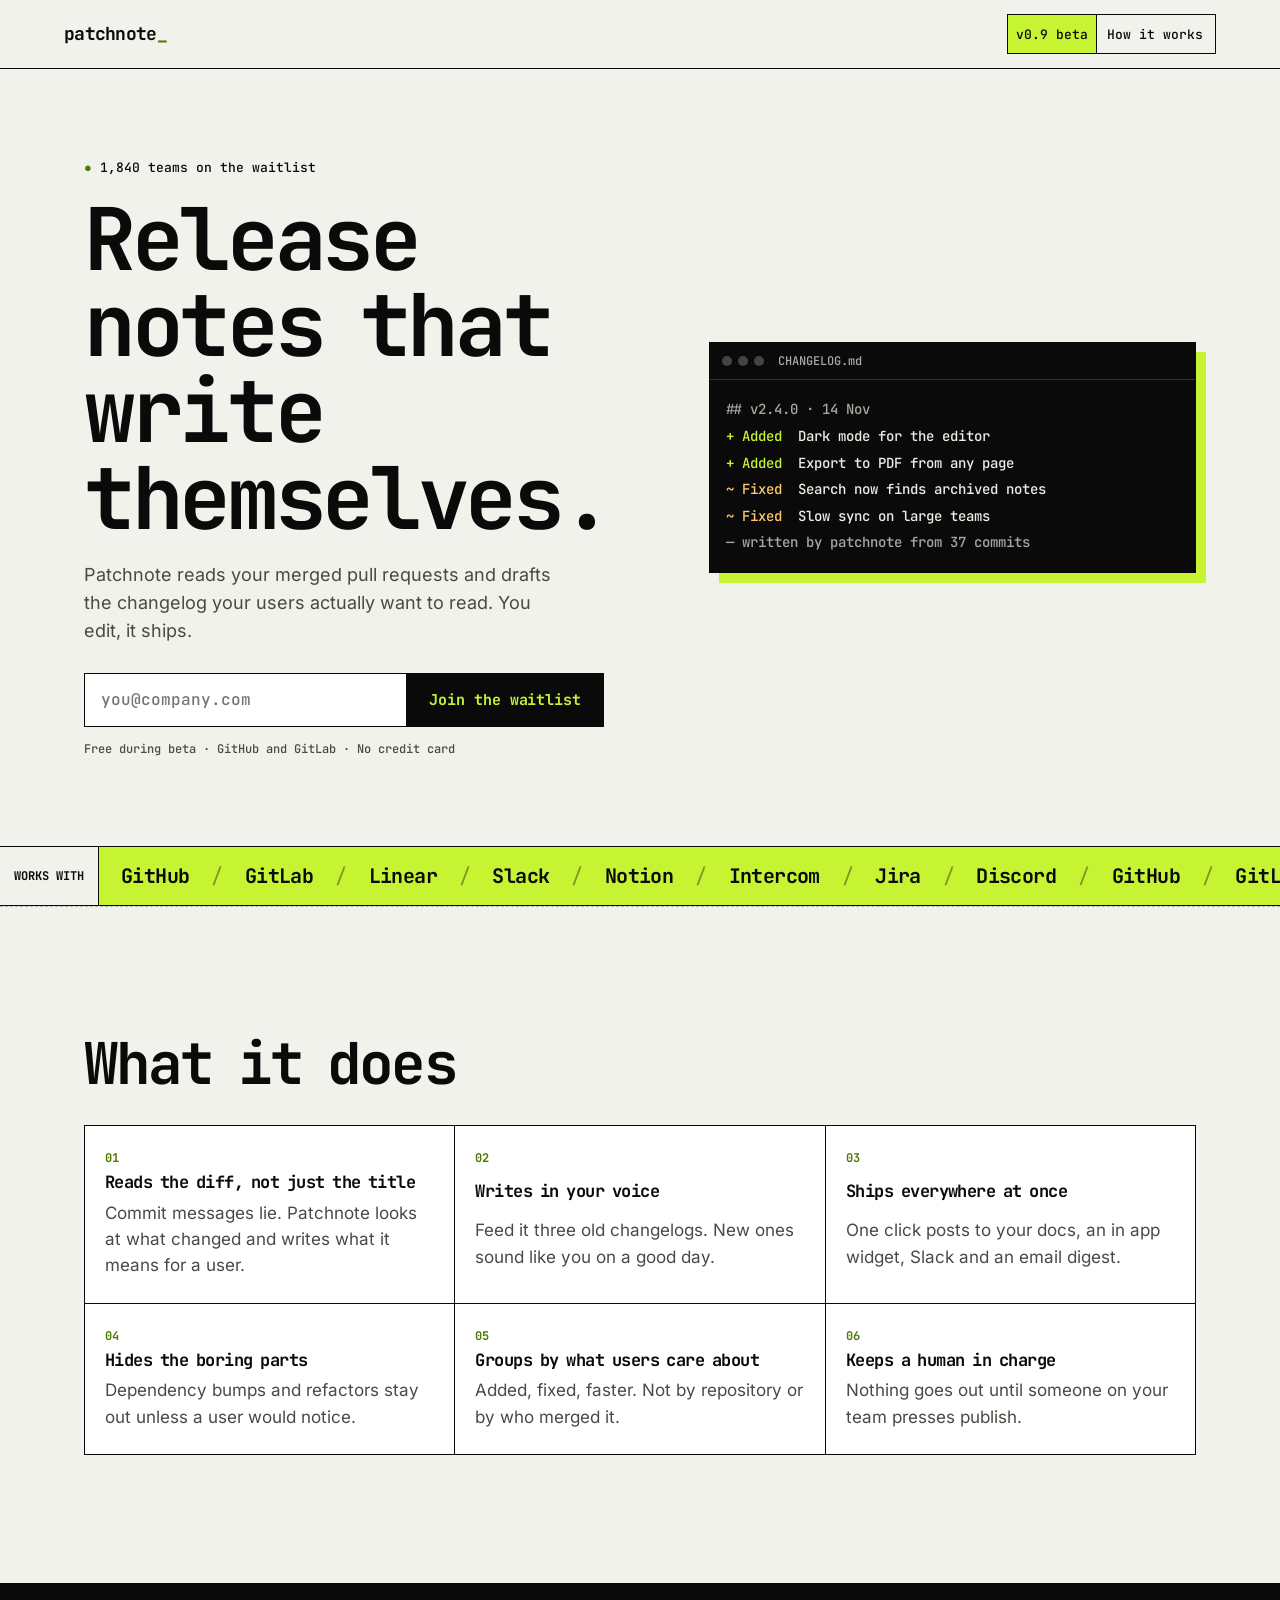
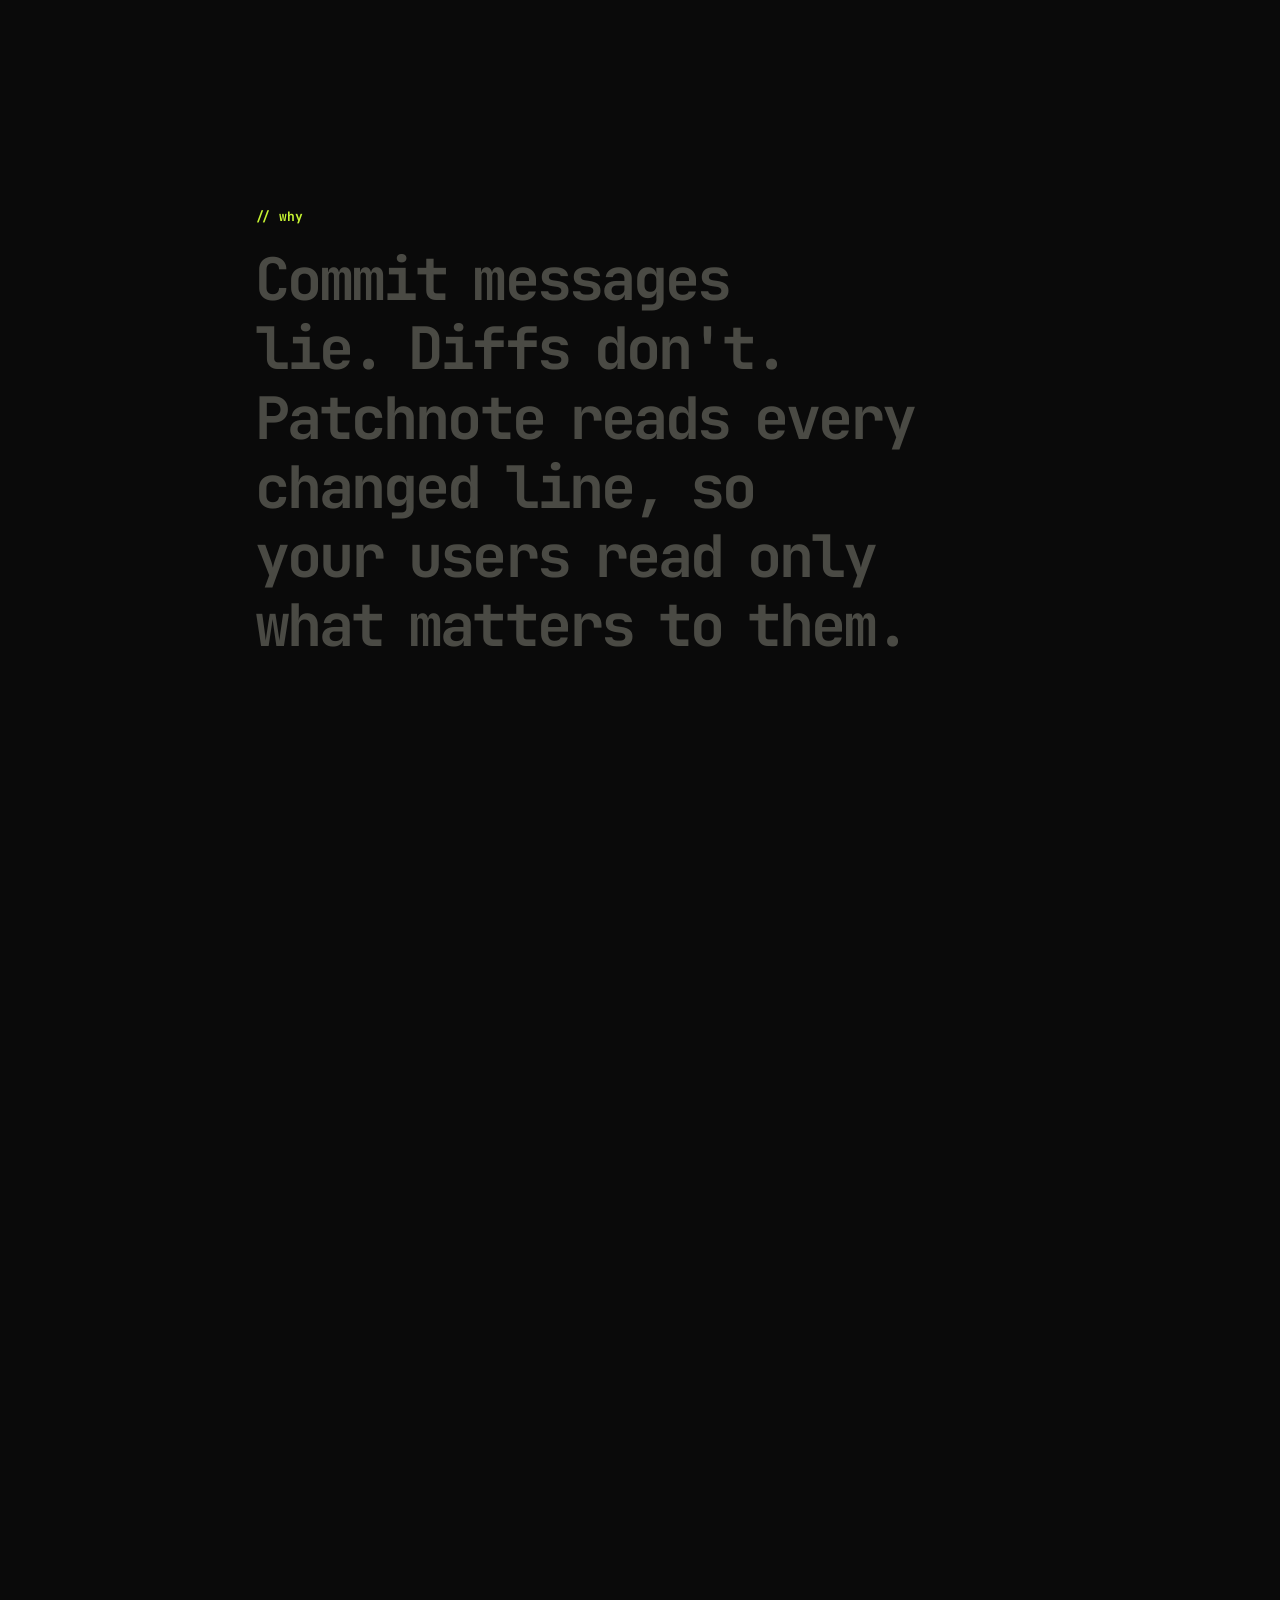
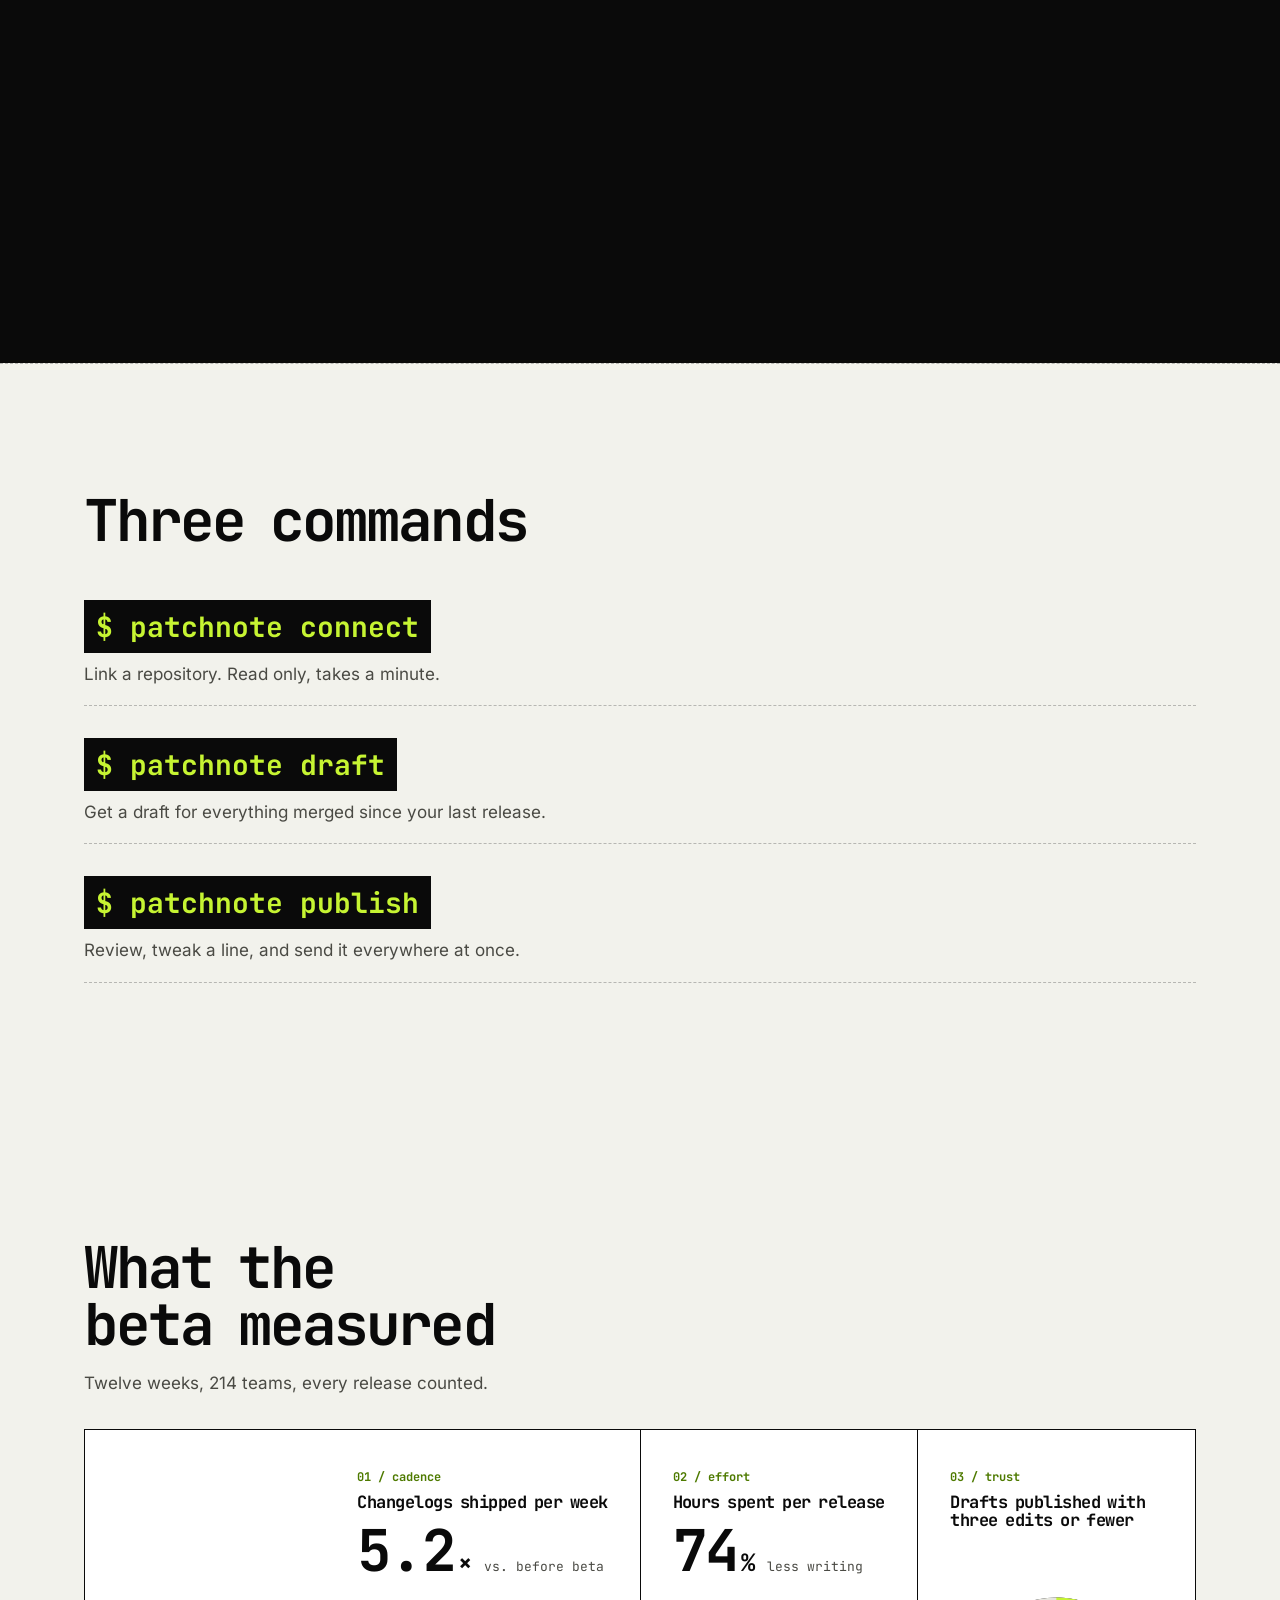
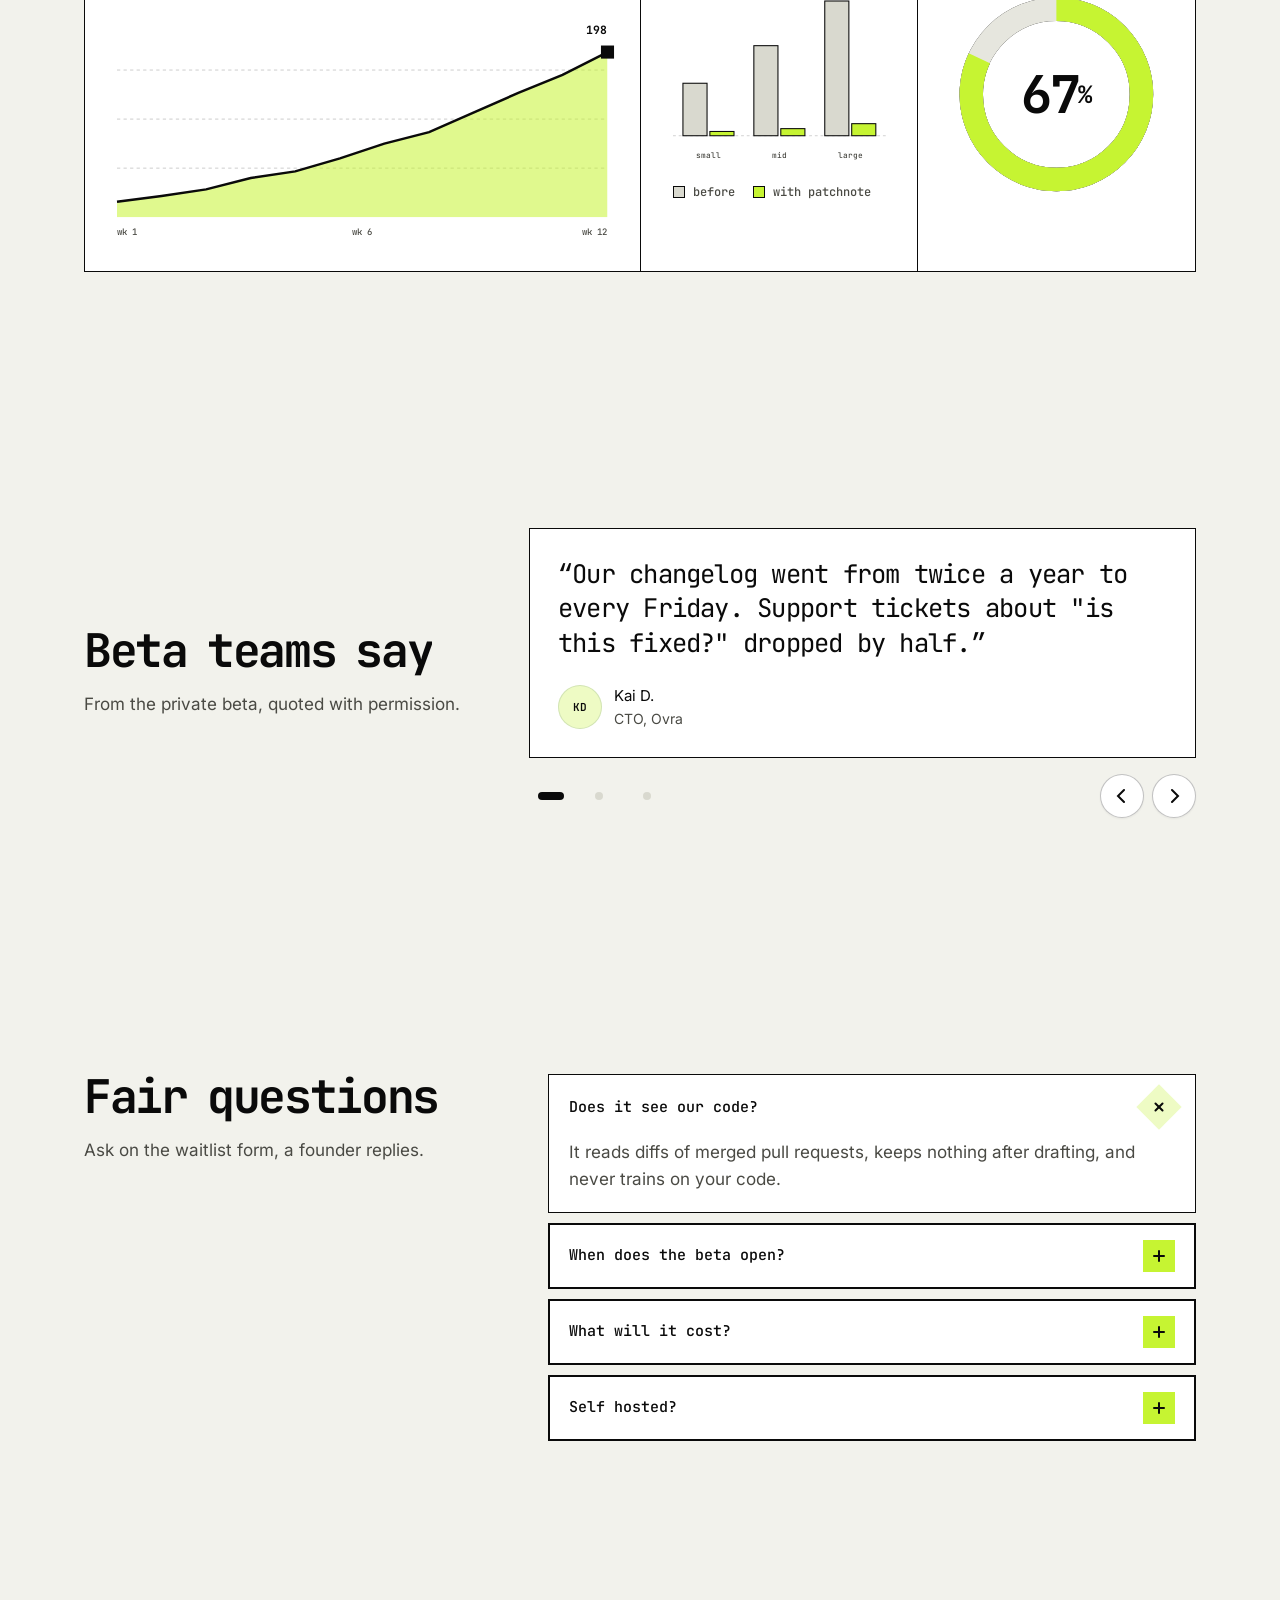
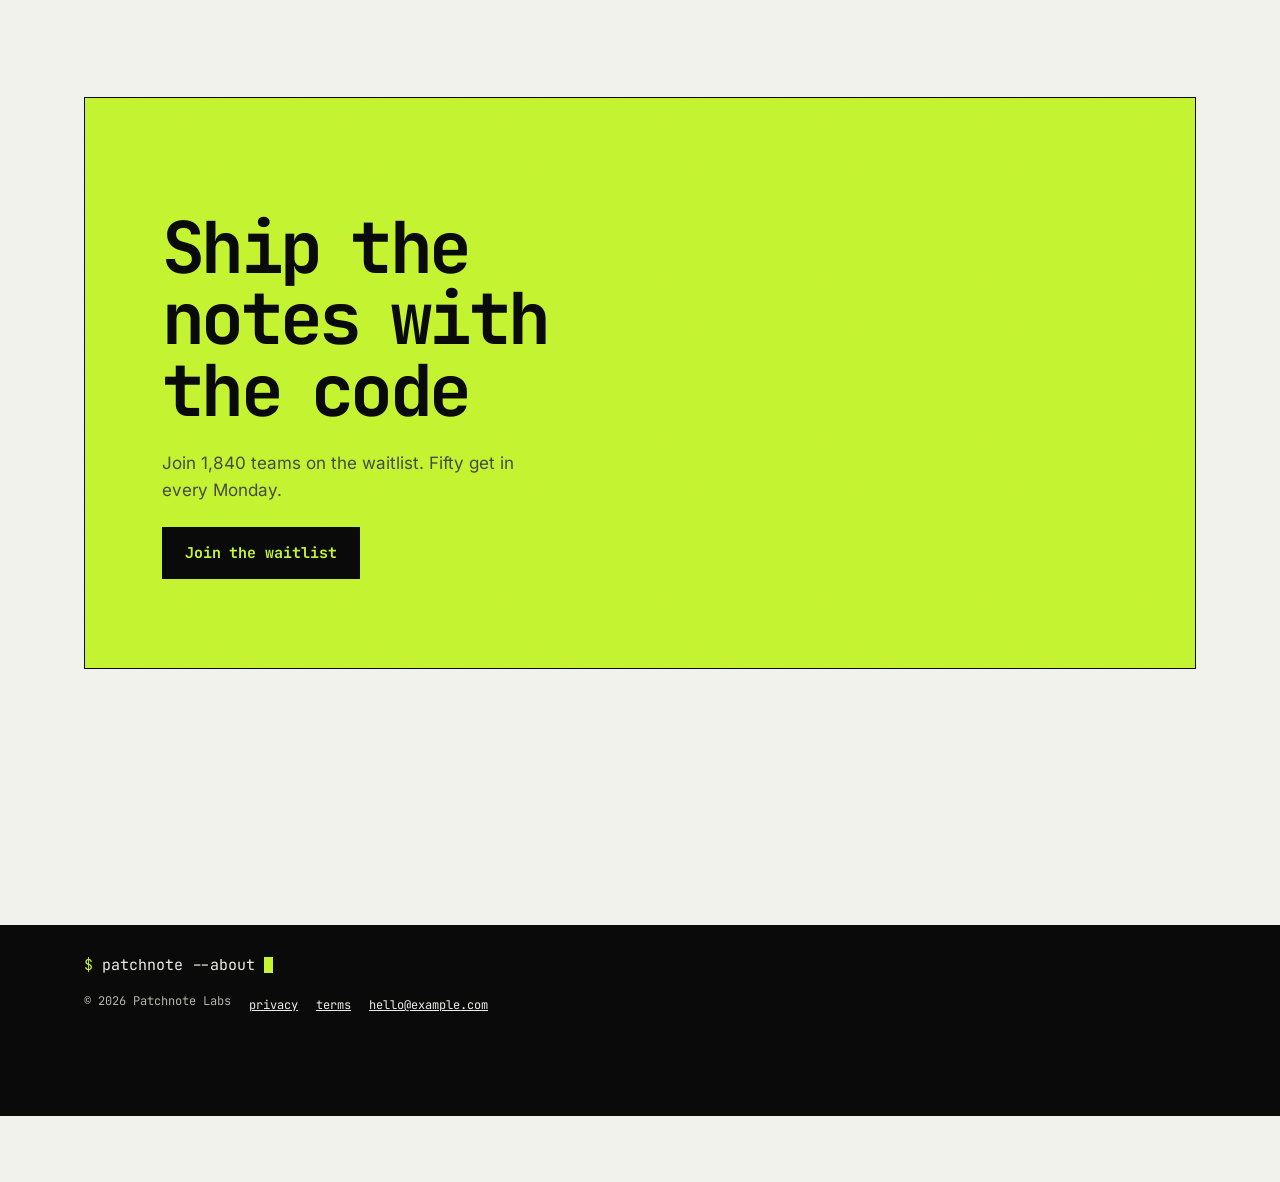
<file: com.pana.websites/templates/landing/index.html>
<!doctype html>
<html lang="en" class="no-js">
<head>
<meta charset="utf-8">
<meta name="viewport" content="width=device-width, initial-scale=1">
<title>Patchnote · Release notes that write themselves</title>
<meta name="description" content="Patchnote reads your merged pull requests and drafts a changelog your users want to read. Join the waitlist for the free beta.">
<meta name="theme-color" content="#F2F2EC">
<meta property="og:type" content="website"><meta property="og:title" content="Patchnote · Release notes that write themselves"><meta property="og:description" content="Patchnote reads your merged pull requests and drafts a changelog your users want to read. Join the waitlist for the free beta.">
<meta name="twitter:card" content="summary_large_image">
<link rel="icon" href="favicon.svg" type="image/svg+xml">
<link rel="preload" href="fonts/mono.woff2" as="font" type="font/woff2" crossorigin>

<link rel="stylesheet" href="styles.css">
<script>var d=document.documentElement;d.classList.remove('no-js');if(!matchMedia('(prefers-reduced-motion: reduce)').matches)d.classList.add('mo')</script>
<script type="application/ld+json">{"@context":"https://schema.org","@type":"SoftwareApplication","name":"Patchnote","applicationCategory":"DeveloperApplication","operatingSystem":"Web","offers":{"@type":"Offer","price":"0","priceCurrency":"USD"}}</script>
</head>
<body>
<a class="skip" href="#main">Skip to content</a>
<header class="m10"><a class="m10-b" href="#top">patchnote<span aria-hidden="true">_</span></a><a class="m10-gh" href="#how"><span>v0.9 beta</span>How it works</a></header>
<main id="main">
<section class="h10" id="top" aria-labelledby="h1"><div class="wrap h10-g"><div>
<p class="h10-k"><b>●</b> 1,840 teams on the waitlist</p><h1 id="h1" class="rv">Release notes that write themselves.</h1>
<p class="h10-lede">Patchnote reads your merged pull requests and drafts the changelog your users actually want to read. You edit, it ships.</p>
<form class="wl" id="wl" action="mailto:hello@example.com" method="post" enctype="text/plain"><label class="sr" for="wle">Work email</label><input id="wle" type="email" name="email" placeholder="you@company.com" autocomplete="email" required><button class="btn" type="submit">Join the waitlist</button></form>
<p class="h10-note">Free during beta · GitHub and GitLab · No credit card</p></div><div class="term" aria-hidden="true"><div class="term-bar"><i></i><i></i><i></i><span>CHANGELOG.md</span></div><pre><span class="c">## v2.4.0 · 14 Nov</span>
<span class="g">+ Added</span>  Dark mode for the editor
<span class="g">+ Added</span>  Export to PDF from any page
<span class="y">~ Fixed</span>  Search now finds archived notes
<span class="y">~ Fixed</span>  Slow sync on large teams
<span class="c">— written by patchnote from 37 commits</span></pre></div></div></section>
<section class="mq10" aria-label="Works with"><p>Works with</p><div class="mq" aria-hidden="true"><div class="mq-t"><span>GitHub</span><b>/</b><span>GitLab</span><b>/</b><span>Linear</span><b>/</b><span>Slack</span><b>/</b><span>Notion</span><b>/</b><span>Intercom</span><b>/</b><span>Jira</span><b>/</b><span>Discord</span><b>/</b><span>GitHub</span><b>/</b><span>GitLab</span><b>/</b><span>Linear</span><b>/</b><span>Slack</span><b>/</b><span>Notion</span><b>/</b><span>Intercom</span><b>/</b><span>Jira</span><b>/</b><span>Discord</span><b>/</b></div></div><p class="sr">GitHub, GitLab, Linear, Slack, Notion, Intercom, Jira and Discord.</p></section>
<section class="spec ft10" id="features" aria-labelledby="ft-h"><div class="wrap"><h2 id="ft-h" class="rv">What it does</h2><div class="ft10-g stg"><article style="--i:0"><span>01</span><h3>Reads the diff, not just the title</h3><p>Commit messages lie. Patchnote looks at what changed and writes what it means for a user.</p></article><article style="--i:1"><span>02</span><h3>Writes in your voice</h3><p>Feed it three old changelogs. New ones sound like you on a good day.</p></article><article style="--i:2"><span>03</span><h3>Ships everywhere at once</h3><p>One click posts to your docs, an in app widget, Slack and an email digest.</p></article><article style="--i:3"><span>04</span><h3>Hides the boring parts</h3><p>Dependency bumps and refactors stay out unless a user would notice.</p></article><article style="--i:4"><span>05</span><h3>Groups by what users care about</h3><p>Added, fixed, faster. Not by repository or by who merged it.</p></article><article style="--i:5"><span>06</span><h3>Keeps a human in charge</h3><p>Nothing goes out until someone on your team presses publish.</p></article></div></div></section>
<section class="sc10" id="why" aria-labelledby="sc10-h"><div class="sc10-pin"><div class="wrap"><p class="sc10-k">// why</p><h2 id="sc10-h" class="sc10-t">Commit messages lie. Diffs don't. Patchnote reads every changed line, so your users read only what matters to them.</h2></div></div></section>
<section class="spec hw10" id="how" aria-labelledby="hw-h"><div class="wrap"><h2 id="hw-h" class="rv">Three commands</h2><ol class="hw10-l stg" id="hw10l"><li style="--i:0"><code>$ patchnote connect</code><p>Link a repository. Read only, takes a minute.</p></li><li style="--i:1"><code>$ patchnote draft</code><p>Get a draft for everything merged since your last release.</p></li><li style="--i:2"><code>$ patchnote publish</code><p>Review, tweak a line, and send it everywhere at once.</p></li></ol></div></section>
<section class="spec ch10" id="numbers" aria-labelledby="ch-h"><div class="wrap"><div class="ch10-hd"><h2 id="ch-h" class="rv">What the beta measured</h2><p class="lede rv d1">Twelve weeks, 214 teams, every release counted.</p></div>
<div class="ch10-g">
<figure class="ch10-c ch10-wide"><figcaption><span>01 / cadence</span><h3>Changelogs shipped per week</h3><p class="ch10-n"><b data-to="6.4" data-dec="1">6.4</b><em>×</em> <small>vs. before beta</small></p></figcaption>
<svg class="ch-area" viewBox="0 0 600 266" role="img" aria-labelledby="ca-t ca-d"><title id="ca-t">Changelogs shipped per week, weeks 1 to 12</title><desc id="ca-d">Rises from 31 in week 1 to 198 in week 12.</desc>
<g class="ch-grid" aria-hidden="true"><path d="M0 60H600M0 120H600M0 180H600"/></g>
<path class="ch-fill" d="M0 221 L54.5 214 L109 206 L163.6 192 L218 184 L272.7 168 L327 150 L381.8 136 L436 112 L490.9 88 L545 66 L600 38 L600 240 L0 240Z"/>
<path class="ch-line" pathLength="1" d="M0 221 L54.5 214 L109 206 L163.6 192 L218 184 L272.7 168 L327 150 L381.8 136 L436 112 L490.9 88 L545 66 L600 38"/>
<g class="ch-dot" aria-hidden="true"><rect x="592" y="30" width="16" height="16"/><text x="600" y="16" text-anchor="end">198</text></g>
<g class="ch-ax" aria-hidden="true"><text x="0" y="262">wk 1</text><text x="300" y="262" text-anchor="middle">wk 6</text><text x="600" y="262" text-anchor="end">wk 12</text></g></svg></figure>
<figure class="ch10-c"><figcaption><span>02 / effort</span><h3>Hours spent per release</h3><p class="ch10-n"><b data-to="91">91</b><em>%</em> <small>less writing</small></p></figcaption>
<svg class="ch-bars" viewBox="0 0 300 230" role="img" aria-labelledby="cb-t cb-d"><title id="cb-t">Hours per release, before and with Patchnote</title><desc id="cb-d">Small team: 3.5 hours before, 0.3 with Patchnote. Mid team: 6 before, 0.5 with. Large team: 9 before, 0.8 with.</desc>
<g class="ch-grid" aria-hidden="true"><path d="M0 190H300"/></g>
<g aria-hidden="true"><rect class="b0" style="--i:0" x="14" y="116" width="34" height="74"/><rect class="b1" style="--i:1" x="52" y="184" width="34" height="6"/>
<rect class="b0" style="--i:2" x="114" y="63" width="34" height="127"/><rect class="b1" style="--i:3" x="152" y="180" width="34" height="10"/>
<rect class="b0" style="--i:4" x="214" y="0" width="34" height="190"/><rect class="b1" style="--i:5" x="252" y="173" width="34" height="17"/></g>
<g class="ch-ax" aria-hidden="true"><text x="50" y="222" text-anchor="middle">small</text><text x="150" y="222" text-anchor="middle">mid</text><text x="250" y="222" text-anchor="middle">large</text></g></svg>
<p class="ch10-lg" aria-hidden="true"><i class="k0"></i>before <i class="k1"></i>with patchnote</p></figure>
<figure class="ch10-c"><figcaption><span>03 / trust</span><h3>Drafts published with three edits or fewer</h3></figcaption>
<div class="ch-ring"><svg viewBox="0 0 200 200" role="img" aria-labelledby="cr-t"><title id="cr-t">82 percent of drafts published with three edits or fewer</title>
<circle class="r0" cx="100" cy="100" r="80"/><circle class="r1" cx="100" cy="100" r="80" pathLength="100" transform="rotate(-90 100 100)"/></svg><p aria-hidden="true"><b data-to="82">82</b>%</p></div></figure>
</div></div></section>
<section class="spec" id="testimonials" aria-labelledby="tst-h">
  <div class="wrap tst">
    <div>
      <h2 id="tst-h" class="rv">Beta teams say</h2>
      <p class="lede rv d1">From the private beta, quoted with permission.</p>
    </div>
    <div>
      <div class="tst-stage card" id="tst" aria-live="polite">
        <figure class="quote on" style="margin:0"><blockquote>“Our changelog went from twice a year to every Friday. Support tickets about "is this fixed?" dropped by half.”</blockquote><footer><i aria-hidden="true">KD</i><div>Kai D.<span>CTO, Ovra</span></div></footer></figure>
        <figure class="quote" style="margin:0"><blockquote>“It wrote a better summary of my PR than I did.”</blockquote><footer><i aria-hidden="true">AM</i><div>Amara M.<span>Engineer, Halcyon</span></div></footer></figure>
        <figure class="quote" style="margin:0"><blockquote>“Product marketing finally stopped chasing engineers on Slack.”</blockquote><footer><i aria-hidden="true">LS</i><div>Leo S.<span>PMM, Bluepine</span></div></footer></figure>
      </div>
      <div class="tst-ctrl" style="margin-top:16px">
        <div class="dots" id="tdots"><button aria-label="Quote 1" aria-current="true"></button><button aria-label="Quote 2"></button><button aria-label="Quote 3"></button></div>
        <button class="iconbtn" data-t="-1" aria-label="Previous quote"><svg width="18" height="18" viewBox="0 0 18 18" aria-hidden="true"><path d="M11 3L5 9l6 6" fill="none" stroke="currentColor" stroke-width="2" stroke-linecap="round"/></svg></button>
        <button class="iconbtn" data-t="1" aria-label="Next quote"><svg width="18" height="18" viewBox="0 0 18 18" aria-hidden="true"><path d="M7 3l6 6-6 6" fill="none" stroke="currentColor" stroke-width="2" stroke-linecap="round"/></svg></button>
      </div>
    </div>
  </div>
</section>
<section class="spec" id="faq" aria-labelledby="faq-h">
  <div class="wrap faq">
    <div><h2 id="faq-h" class="rv">Fair questions</h2><p class="lede rv d1">Ask on the waitlist form, a founder replies.</p></div>
    <div class="faq-list">
      <details class="rv" open><summary>Does it see our code?<i aria-hidden="true"></i></summary><div class="ans"><div><p>It reads diffs of merged pull requests, keeps nothing after drafting, and never trains on your code.</p></div></div></details>
      <details class="rv d1"><summary>When does the beta open?<i aria-hidden="true"></i></summary><div class="ans"><div><p>We let in 50 teams every Monday, in waitlist order.</p></div></div></details>
      <details class="rv d2"><summary>What will it cost?<i aria-hidden="true"></i></summary><div class="ans"><div><p>Free in beta. After that, a flat price per workspace, announced before we charge anything.</p></div></div></details>
      <details class="rv d3"><summary>Self hosted?<i aria-hidden="true"></i></summary><div class="ans"><div><p>On the roadmap for 2027. Tell us on the form if you need it.</p></div></div></details>
    </div>
  </div>
</section>
<section class="spec" id="cta" aria-labelledby="cta-h">
  <div class="wrap">
    <div class="cta rv"><span class="cta-grid" aria-hidden="true"></span>
      <h2 id="cta-h">Ship the notes with the code</h2>
      <p>Join 1,840 teams on the waitlist. Fifty get in every Monday.</p>
      <a class="btn" href="#top">Join the waitlist</a>
    </div>
  </div>
</section>
</main>
<footer class="f10"><div class="wrap"><p><span class="pr" aria-hidden="true">$</span> patchnote --about <span class="cur" aria-hidden="true"></span></p><p class="f10-l"><span>© 2026 Patchnote Labs</span><a href="#faq">privacy</a><a href="#faq">terms</a><a href="mailto:hello@example.com">hello@example.com</a></p></div></footer><div class="sb10" id="sb10"><p><b>Patchnote</b> · free in beta</p><a class="btn" href="#top">Join the waitlist</a></div>
<div class="progress" aria-hidden="true"><i></i></div>
<script src="app.js" defer></script>
</body>
</html>
</file>
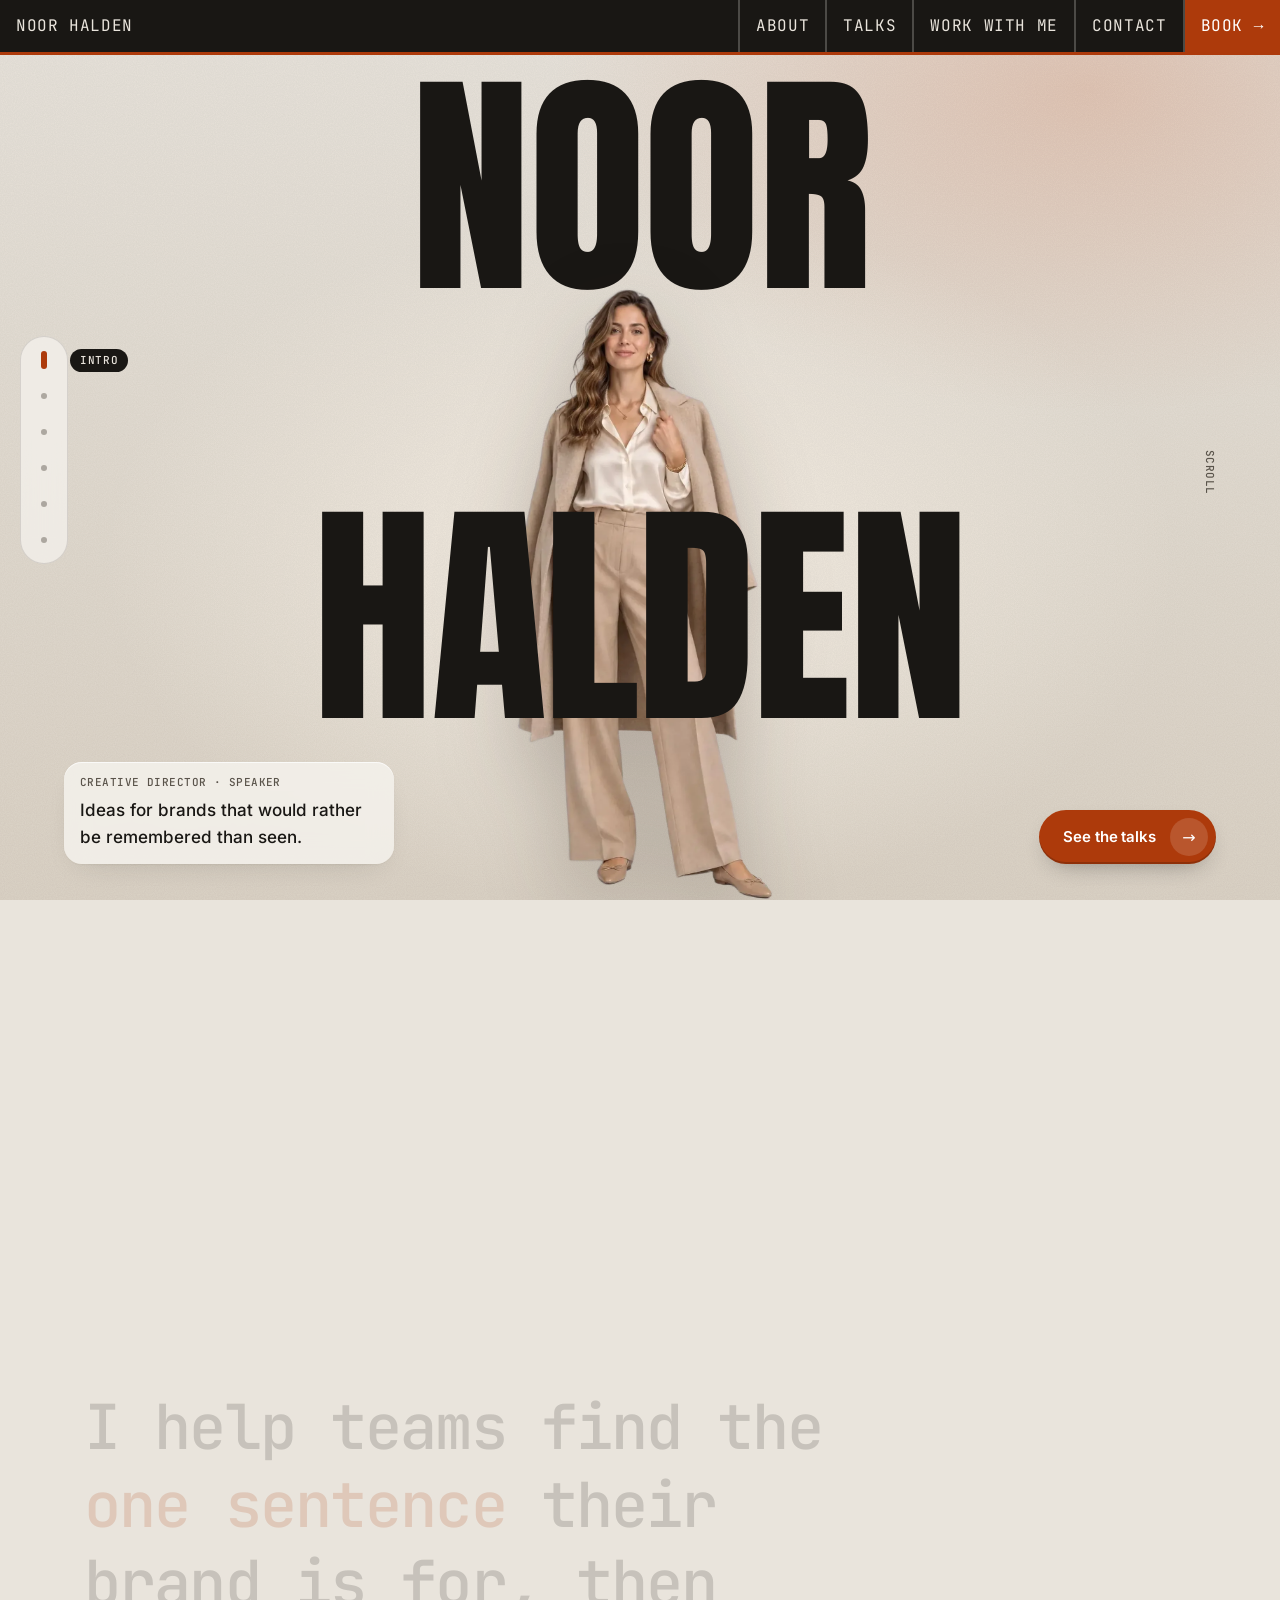
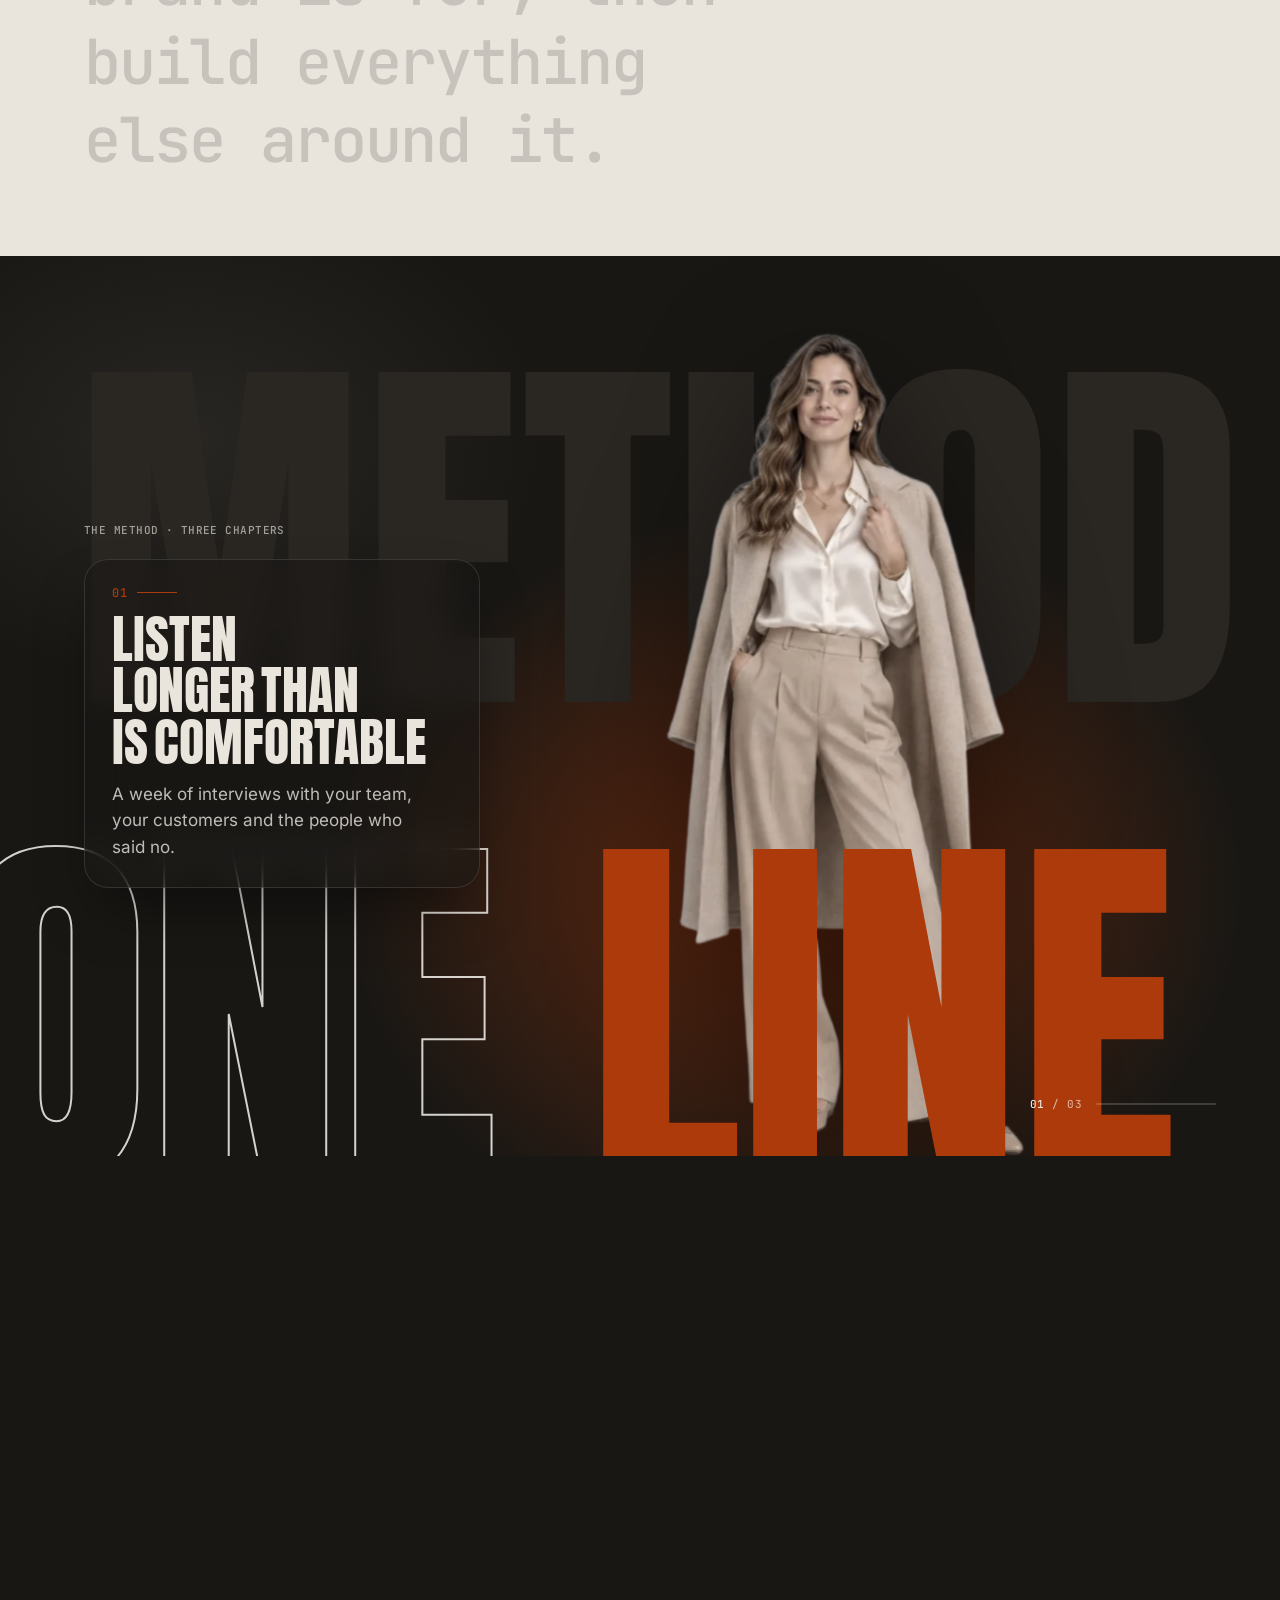
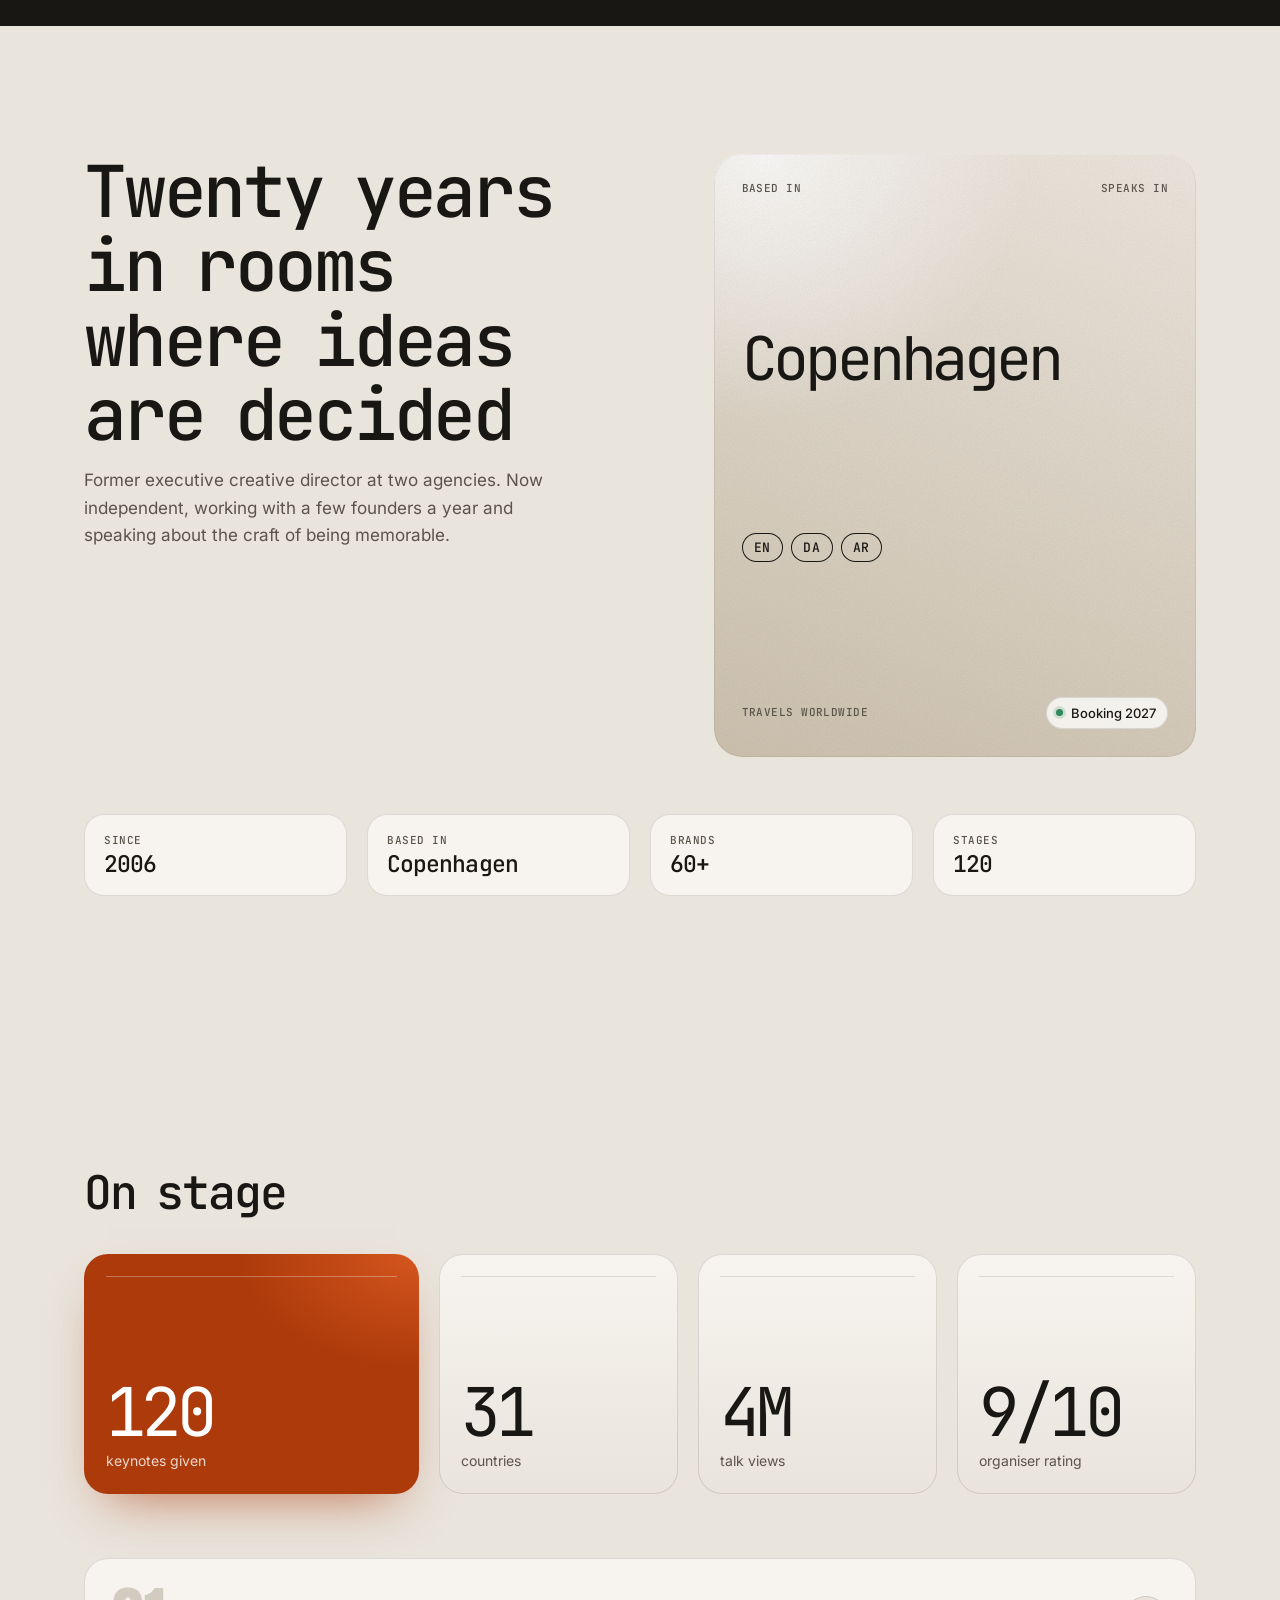
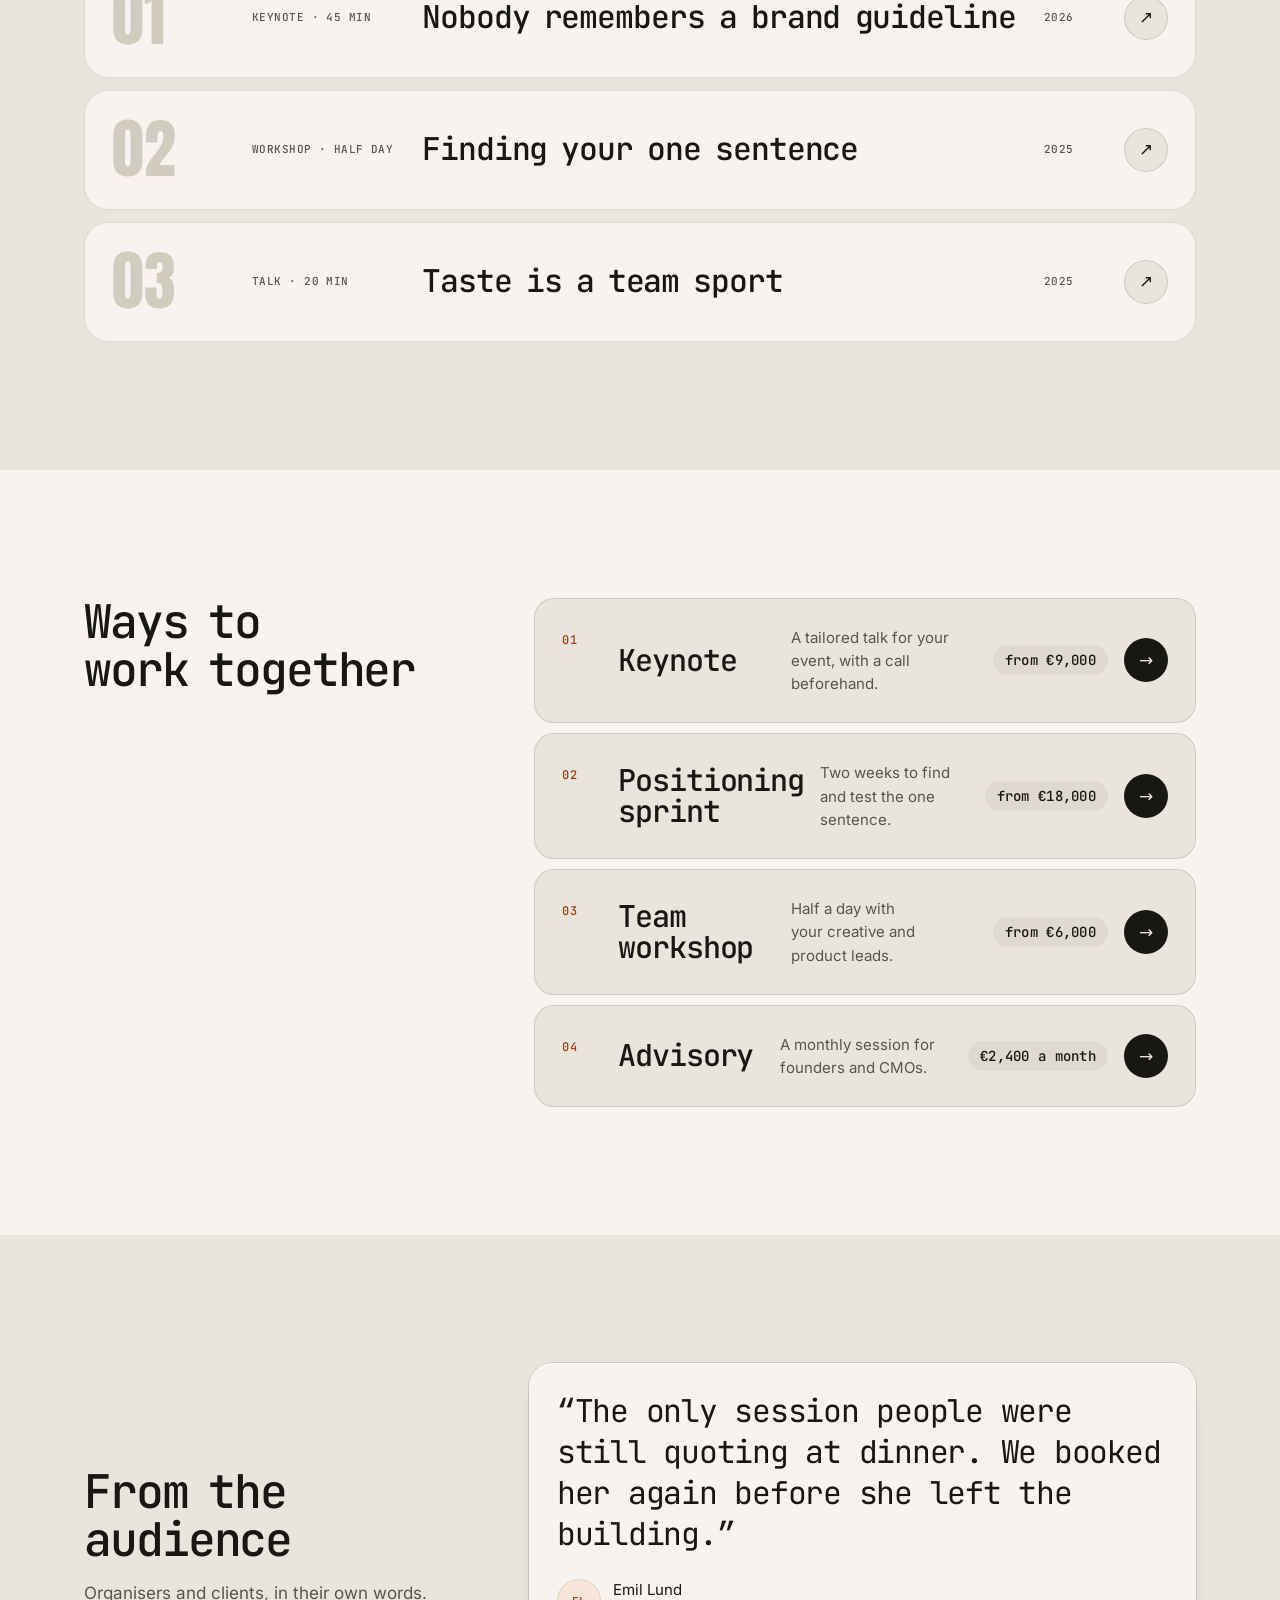
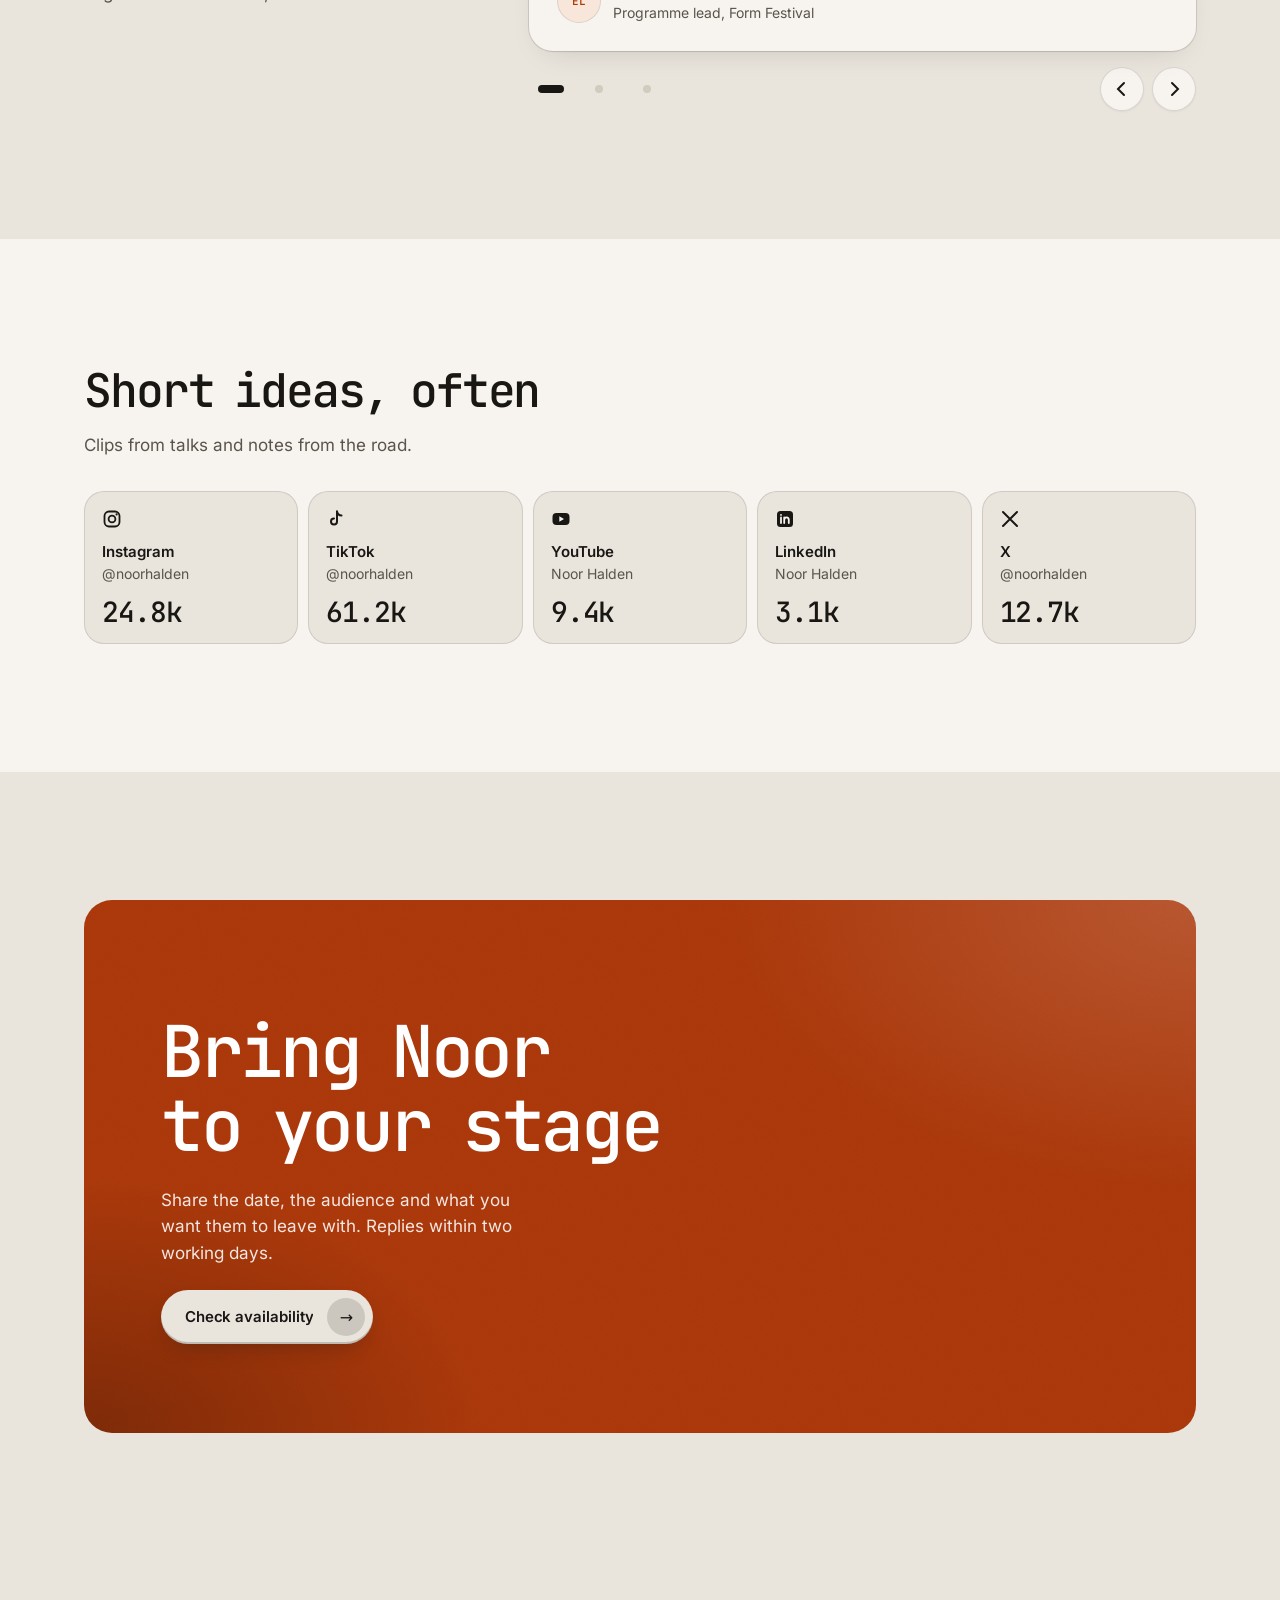
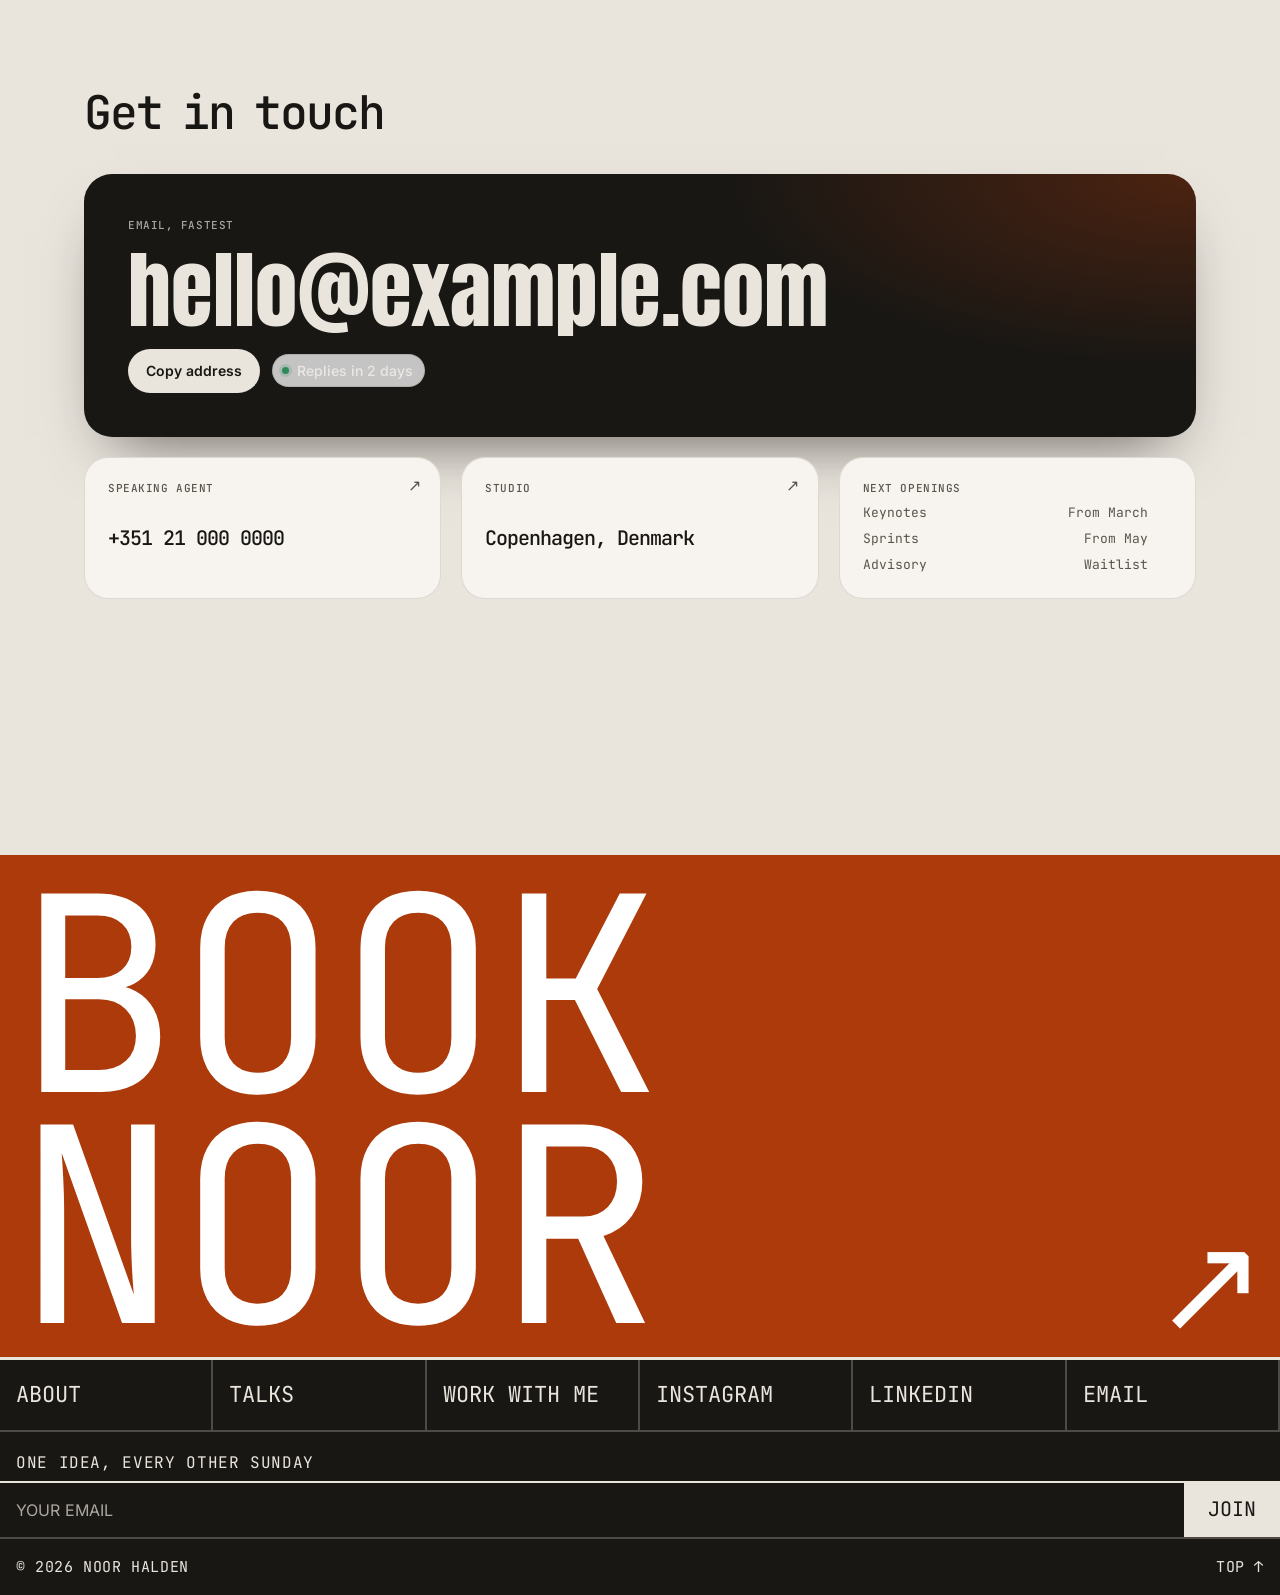
<file: com.pana.websites/templates/personal-cutout/index.html>
<!doctype html>
<html lang="en" class="no-js">
<head>
<meta charset="utf-8">
<meta name="viewport" content="width=device-width, initial-scale=1">
<title>Noor Halden · Creative director and speaker</title>
<meta name="description" content="Noor Halden is a creative director and keynote speaker in Copenhagen. Talks, workshops and positioning sprints for brands that would rather be remembered than seen.">
<meta name="theme-color" content="#E9E4DC">
<meta property="og:type" content="website"><meta property="og:title" content="Noor Halden · Creative director and speaker"><meta property="og:description" content="Noor Halden is a creative director and keynote speaker in Copenhagen. Talks, workshops and positioning sprints for brands that would rather be remembered than seen.">
<meta name="twitter:card" content="summary_large_image">
<link rel="icon" href="favicon.svg" type="image/svg+xml">
<link rel="preload" href="fonts/mono.woff2" as="font" type="font/woff2" crossorigin>
<link rel="preload" href="fonts/anton.woff2" as="font" type="font/woff2" crossorigin>
<link rel="preload" href="img/cut-woman.webp" as="image" fetchpriority="high">
<link rel="stylesheet" href="styles.css">
<script>var d=document.documentElement;d.classList.remove('no-js');if(!matchMedia('(prefers-reduced-motion: reduce)').matches)d.classList.add('mo')</script>
<script type="application/ld+json">{"@context":"https://schema.org","@type":"Person","name":"Noor Halden","jobTitle":"Creative director and speaker","address":{"@type":"PostalAddress","addressLocality":"Copenhagen"}}</script>
</head>
<body>
<a class="skip" href="#main">Skip to content</a>
<header class="m2"><a class="m2-c m2-b" href="#top">NOOR HALDEN</a><nav aria-label="Main"><ul><li><a href="#about" class="m2-c">About</a></li><li><a href="#talks" class="m2-c">Talks</a></li><li><a href="#services" class="m2-c">Work with me</a></li><li><a href="#contact" class="m2-c">Contact</a></li></ul></nav><details class="m2-m"><summary class="m2-c">MENU</summary><ul><li><a href="#about">About</a></li><li><a href="#talks">Talks</a></li><li><a href="#services">Work with me</a></li><li><a href="#contact">Contact</a></li></ul></details><a class="m2-c m2-go" href="#contact">BOOK →</a></header>
<main id="main">
<section class="hero2" id="top" aria-labelledby="h1">
 <div class="hero2-stick">
  <div class="hero2-bg" aria-hidden="true"></div>
  <h1 id="h1" class="sr">Noor Halden, creative director and speaker</h1>
  <div class="hero2-type back" aria-hidden="true"><span class="row r1">NOOR</span></div>
  <!-- Alternative portrait: img/cut-man.webp (700x2100) -->
  <img class="hero2-cut" src="img/cut-woman.webp" width="760" height="1746" alt="Noor Halden" fetchpriority="high">
  <div class="hero2-type front" aria-hidden="true"><span class="row r2">HALDEN</span></div>
  <div class="hero2-meta">
   <p class="hero2-role"><span class="mono-k">Creative director · Speaker</span><span>Ideas for brands that would rather be remembered than seen.</span></p>
   <a class="btn btn--accent" href="#talks">See the talks</a>
  </div>
  <p class="hero2-scroll mono-k" aria-hidden="true">Scroll</p>
 </div>
</section>
<section class="manifesto" aria-label="Introduction"><div class="wrap"><p class="mf">I help teams find the <em>one sentence</em> their brand is for, then build everything else around it.</p></div></section>
<section class="story" id="method" aria-labelledby="story-h">
 <div class="story-stick">
  <div class="story-bg" aria-hidden="true"></div>
  <p class="story-word back" aria-hidden="true" data-w="METHOD"></p>
  <img class="story-cut" src="img/cut-woman.webp" width="760" height="1746" alt="" decoding="async">
  <p class="story-word front" aria-hidden="true" data-w="ONE" data-w2="LINE"></p>
  <div class="story-copy">
   <p class="mono-k story-k">The method · three chapters</p>
   <h2 id="story-h" class="sr">How Noor works</h2>
   <ol class="story-ch">
    <li class="on"><span class="story-n">01</span><h3>Listen longer than is comfortable</h3><p>A week of interviews with your team, your customers and the people who said no.</p></li>
    <li><span class="story-n">02</span><h3>Cut until it hurts</h3><p>Forty candidate sentences, tested in rooms, narrowed to the one that survives.</p></li>
    <li><span class="story-n">03</span><h3>Say it once, everywhere</h3><p>Talks, decks and product copy rebuilt around that single line.</p></li>
   </ol>
  </div>
  <div class="story-prog" aria-hidden="true"><span class="mono-k"><b>01</b> / 03</span><i><b></b></i></div>
 </div>
</section>
<section class="spec" id="about" aria-labelledby="about-h">
  <div class="wrap">
    <div class="about">
      <div>
        <h2 id="about-h" class="rv">Twenty years in rooms where ideas are decided</h2>
        <p class="lede rv d1">Former executive creative director at two agencies. Now independent, working with a few founders a year and speaking about the craft of being memorable.</p>
      </div>
      <figure class="surf surf--warm about-media rv d2" aria-label="Placeholder for a studio photo">
        <div class="comp-top"><span class="mono-k">Based in</span><span class="mono-k">Speaks in</span></div>
        <p class="comp-big">Copenhagen</p>
        <ul class="comp-langs" aria-label="Languages"><li>EN</li><li>DA</li><li>AR</li></ul>
        <div class="comp-foot"><span class="mono-k">Travels worldwide</span><span class="live"><i></i>Booking 2027</span></div>
      </figure>
      <dl class="about-facts rv d2">
        <div><dt>Since</dt><dd>2006</dd></div>
        <div><dt>Based in</dt><dd>Copenhagen</dd></div>
        <div><dt>Brands</dt><dd>60+</dd></div>
        <div><dt>Stages</dt><dd>120</dd></div>
      </dl>
    </div>
  </div>
</section>
<section class="spec" id="talks" aria-labelledby="stats-h">
  <div class="wrap">
    <h2 id="stats-h" class="rv">On stage</h2>
    <div class="stats">
      <div class="stat rv"><b data-count="120">120</b><span>keynotes given</span></div>
      <div class="stat card rv d1"><b data-count="31">31</b><span>countries</span></div>
      <div class="stat card rv d2"><b data-count="4" data-suf="M">4M</b><span>talk views</span></div>
      <div class="stat card rv d3"><b data-count="9" data-suf="/10">9/10</b><span>organiser rating</span></div>
    </div>
  </div>
<div class="wrap talks"><ol class="essays">
 <li class="rv"><a href="#talks"><span class="tl-n" aria-hidden="true">01</span><span class="mono-k">Keynote · 45 min</span><h3>Nobody remembers a brand guideline</h3><span class="mono-k">2026</span><span class="arr" aria-hidden="true">↗</span></a></li>
 <li class="rv d1"><a href="#talks"><span class="tl-n" aria-hidden="true">02</span><span class="mono-k">Workshop · half day</span><h3>Finding your one sentence</h3><span class="mono-k">2025</span><span class="arr" aria-hidden="true">↗</span></a></li>
 <li class="rv d2"><a href="#talks"><span class="tl-n" aria-hidden="true">03</span><span class="mono-k">Talk · 20 min</span><h3>Taste is a team sport</h3><span class="mono-k">2025</span><span class="arr" aria-hidden="true">↗</span></a></li>
</ol></div>
</section>
<section class="spec alt" id="services" aria-labelledby="svc-h">
  <div class="wrap svc">
    <div>
      <h2 id="svc-h" class="rv">Ways to work together</h2>
      <p class="lede rv d1">Clear scope and a fixed fee, agreed before we begin.</p>
    </div>
    <ul class="svc-list">
      <li class="rv"><a class="svc-row" href="#contact"><span class="svc-n" aria-hidden="true">01</span><h3>Keynote</h3><p>A tailored talk for your event, with a call beforehand.</p><span class="price">from €9,000</span><span class="svc-go" aria-hidden="true">→</span></a></li>
      <li class="rv d1"><a class="svc-row" href="#contact"><span class="svc-n" aria-hidden="true">02</span><h3>Positioning sprint</h3><p>Two weeks to find and test the one sentence.</p><span class="price">from €18,000</span><span class="svc-go" aria-hidden="true">→</span></a></li>
      <li class="rv d2"><a class="svc-row" href="#contact"><span class="svc-n" aria-hidden="true">03</span><h3>Team workshop</h3><p>Half a day with your creative and product leads.</p><span class="price">from €6,000</span><span class="svc-go" aria-hidden="true">→</span></a></li>
      <li class="rv d3"><a class="svc-row" href="#contact"><span class="svc-n" aria-hidden="true">04</span><h3>Advisory</h3><p>A monthly session for founders and CMOs.</p><span class="price">€2,400 a month</span><span class="svc-go" aria-hidden="true">→</span></a></li>
    </ul>
  </div>
</section>
<section class="spec" id="testimonials" aria-labelledby="tst-h">
  <div class="wrap tst">
    <div>
      <h2 id="tst-h" class="rv">From the audience</h2>
      <p class="lede rv d1">Organisers and clients, in their own words.</p>
    </div>
    <div>
      <div class="tst-stage card" id="tst" aria-live="polite">
        <figure class="quote on" style="margin:0"><blockquote>“The only session people were still quoting at dinner. We booked her again before she left the building.”</blockquote><footer><i aria-hidden="true">EL</i><div>Emil Lund<span>Programme lead, Form Festival</span></div></footer></figure>
        <figure class="quote" style="margin:0"><blockquote>“Two weeks with Noor did more for our positioning than two years of decks.”</blockquote><footer><i aria-hidden="true">SA</i><div>Sara Amin<span>Founder, Tidewater</span></div></footer></figure>
        <figure class="quote" style="margin:0"><blockquote>“Funny, sharp and useful the morning after. Rare combination.”</blockquote><footer><i aria-hidden="true">JK</i><div>Jon Keller<span>CMO, Northwind</span></div></footer></figure>
      </div>
      <div class="tst-ctrl" style="margin-top:16px">
        <div class="dots" id="tdots"><button aria-label="Quote 1" aria-current="true"></button><button aria-label="Quote 2"></button><button aria-label="Quote 3"></button></div>
        <button class="iconbtn" data-t="-1" aria-label="Previous quote"><svg width="18" height="18" viewBox="0 0 18 18" aria-hidden="true"><path d="M11 3L5 9l6 6" fill="none" stroke="currentColor" stroke-width="2" stroke-linecap="round"/></svg></button>
        <button class="iconbtn" data-t="1" aria-label="Next quote"><svg width="18" height="18" viewBox="0 0 18 18" aria-hidden="true"><path d="M7 3l6 6-6 6" fill="none" stroke="currentColor" stroke-width="2" stroke-linecap="round"/></svg></button>
      </div>
    </div>
  </div>
</section>
<section class="spec alt" id="socials" aria-labelledby="soc-h">
  <div class="wrap">
    <div class="soc-head"><h2 id="soc-h" class="rv">Short ideas, often</h2><p class="lede rv d1">Clips from talks and notes from the road.</p></div>
    <ul class="soc-chips rv d2" aria-label="Social profiles"><li><a class="soc-chip" href="#socials"><svg class="sg" viewBox="0 0 20 20" aria-hidden="true"><rect x="2.5" y="2.5" width="15" height="15" rx="4.5" fill="none" stroke="currentColor" stroke-width="1.8"/><circle cx="10" cy="10" r="3.4" fill="none" stroke="currentColor" stroke-width="1.8"/><circle cx="14.6" cy="5.4" r="1.1" fill="currentColor"/></svg><span class="soc-n"><b>Instagram</b><span>@noorhalden</span></span><span class="soc-c">24.8k</span></a></li><li><a class="soc-chip" href="#socials"><svg class="sg" viewBox="0 0 20 20" aria-hidden="true"><path d="M11 2.5v10a3 3 0 1 1-3-3" fill="none" stroke="currentColor" stroke-width="2" stroke-linecap="round"/><path d="M11 2.5c.4 2.4 2 3.9 4.5 4" fill="none" stroke="currentColor" stroke-width="2" stroke-linecap="round"/></svg><span class="soc-n"><b>TikTok</b><span>@noorhalden</span></span><span class="soc-c">61.2k</span></a></li><li><a class="soc-chip" href="#socials"><svg class="sg" viewBox="0 0 20 20" aria-hidden="true"><rect x="1.5" y="4" width="17" height="12" rx="4" fill="currentColor"/><path d="M8.3 7.3v5.4L13 10z" fill="var(--surface)"/></svg><span class="soc-n"><b>YouTube</b><span>Noor Halden</span></span><span class="soc-c">9.4k</span></a></li><li><a class="soc-chip" href="#socials"><svg class="sg" viewBox="0 0 20 20" aria-hidden="true"><rect x="2" y="2" width="16" height="16" rx="3.5" fill="currentColor"/><path d="M6 8.5v5.5M6 5.8v.1M9.2 14V8.5m0 2.6c0-1.6 1-2.7 2.4-2.7s2.2 1 2.2 2.7V14" stroke="var(--surface)" stroke-width="1.8" stroke-linecap="round" fill="none"/></svg><span class="soc-n"><b>LinkedIn</b><span>Noor Halden</span></span><span class="soc-c">3.1k</span></a></li><li><a class="soc-chip" href="#socials"><svg class="sg" viewBox="0 0 20 20" aria-hidden="true"><path d="M3 3l14 14M17 3L3 17" stroke="currentColor" stroke-width="2" stroke-linecap="round"/></svg><span class="soc-n"><b>X</b><span>@noorhalden</span></span><span class="soc-c">12.7k</span></a></li></ul>
  </div>
  
</section>
<section class="spec" id="cta" aria-labelledby="cta-h">
  <div class="wrap">
    <div class="cta rv"><span class="cta-grid" aria-hidden="true"></span>
      <h2 id="cta-h">Bring Noor to your stage</h2>
      <p>Share the date, the audience and what you want them to leave with. Replies within two working days.</p>
      <a class="btn" href="mailto:hello@example.com">Check availability</a>
    </div>
  </div>
</section>
<section class="spec" id="contact" aria-labelledby="ct-h">
  <div class="wrap">
    <h2 id="ct-h" class="rv">Get in touch</h2>
    <div class="contact">
      <div class="cbox cbox--lead rv"><span>Email, fastest</span><a class="cbox-mail" href="mailto:hello@example.com">hello@example.com</a><div class="cbox-row"><button class="copy" type="button" data-copy="hello@example.com">Copy address</button><span class="live"><i></i>Replies in 2 days</span></div></div>
      <a class="cbox card lift rv d1" href="tel:+351210000000"><span class="arr" aria-hidden="true">↗</span><span>Speaking agent</span><b>+351 21 000 0000</b></a>
      <a class="cbox card lift rv d2" href="#contact"><span class="arr" aria-hidden="true">↗</span><span>Studio</span><b>Copenhagen, Denmark</b></a>
      <div class="cbox card cbox--hours rv d3"><span>Next openings</span><ul class="hours"><li><span>Keynotes</span><span>From March</span></li><li><span>Sprints</span><span>From May</span></li><li><span>Advisory</span><span>Waitlist</span></li></ul></div>
    </div>
  </div>
</section>
</main>
<footer class="f2"><a class="f2-slab" href="#contact"><span>Book</span><span>Noor</span><span class="f2-arr" aria-hidden="true">↗</span></a>
<div class="f2-grid"><a href="#about">About</a><a href="#talks">Talks</a><a href="#services">Work with me</a><a href="#socials">Instagram</a><a href="#socials">LinkedIn</a><a href="mailto:hello@example.com">Email</a></div>
<form class="f2-sub" action="mailto:hello@example.com" method="post" enctype="text/plain"><label for="f2e">ONE IDEA, EVERY OTHER SUNDAY</label><input id="f2e" type="email" name="email" placeholder="YOUR EMAIL" autocomplete="email"><button type="submit">JOIN</button></form>
<div class="f2-base"><span>© 2026 NOOR HALDEN</span><a href="#top">TOP ↑</a></div></footer>
<nav class="rail" aria-label="Page chapters"><a href="#top" data-s="top"><i></i><span>Intro</span></a><a href="#method" data-s="method"><i></i><span>Method</span></a><a href="#about" data-s="about"><i></i><span>About</span></a><a href="#talks" data-s="talks"><i></i><span>Talks</span></a><a href="#services" data-s="services"><i></i><span>Work</span></a><a href="#contact" data-s="contact"><i></i><span>Contact</span></a></nav>
<div class="progress" aria-hidden="true"><i></i></div>
<script src="app.js" defer></script>
</body>
</html>
</file>
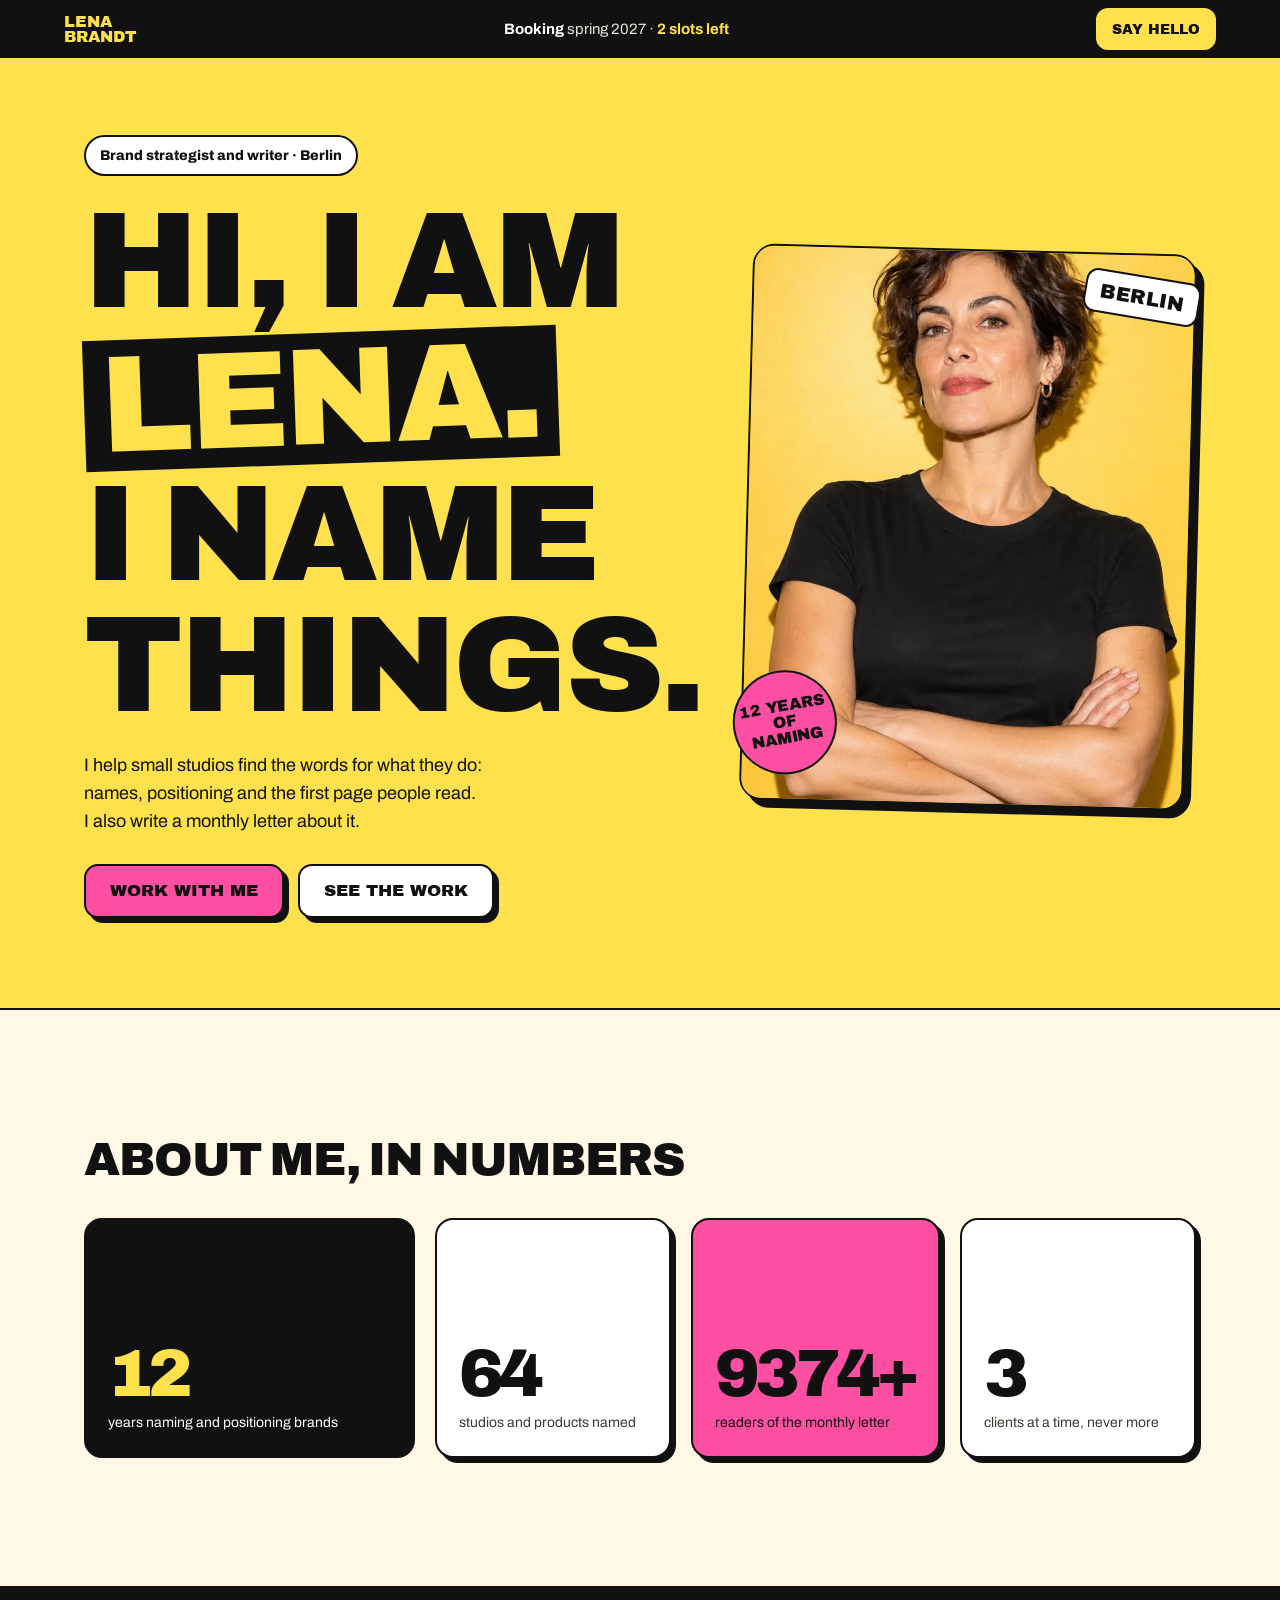
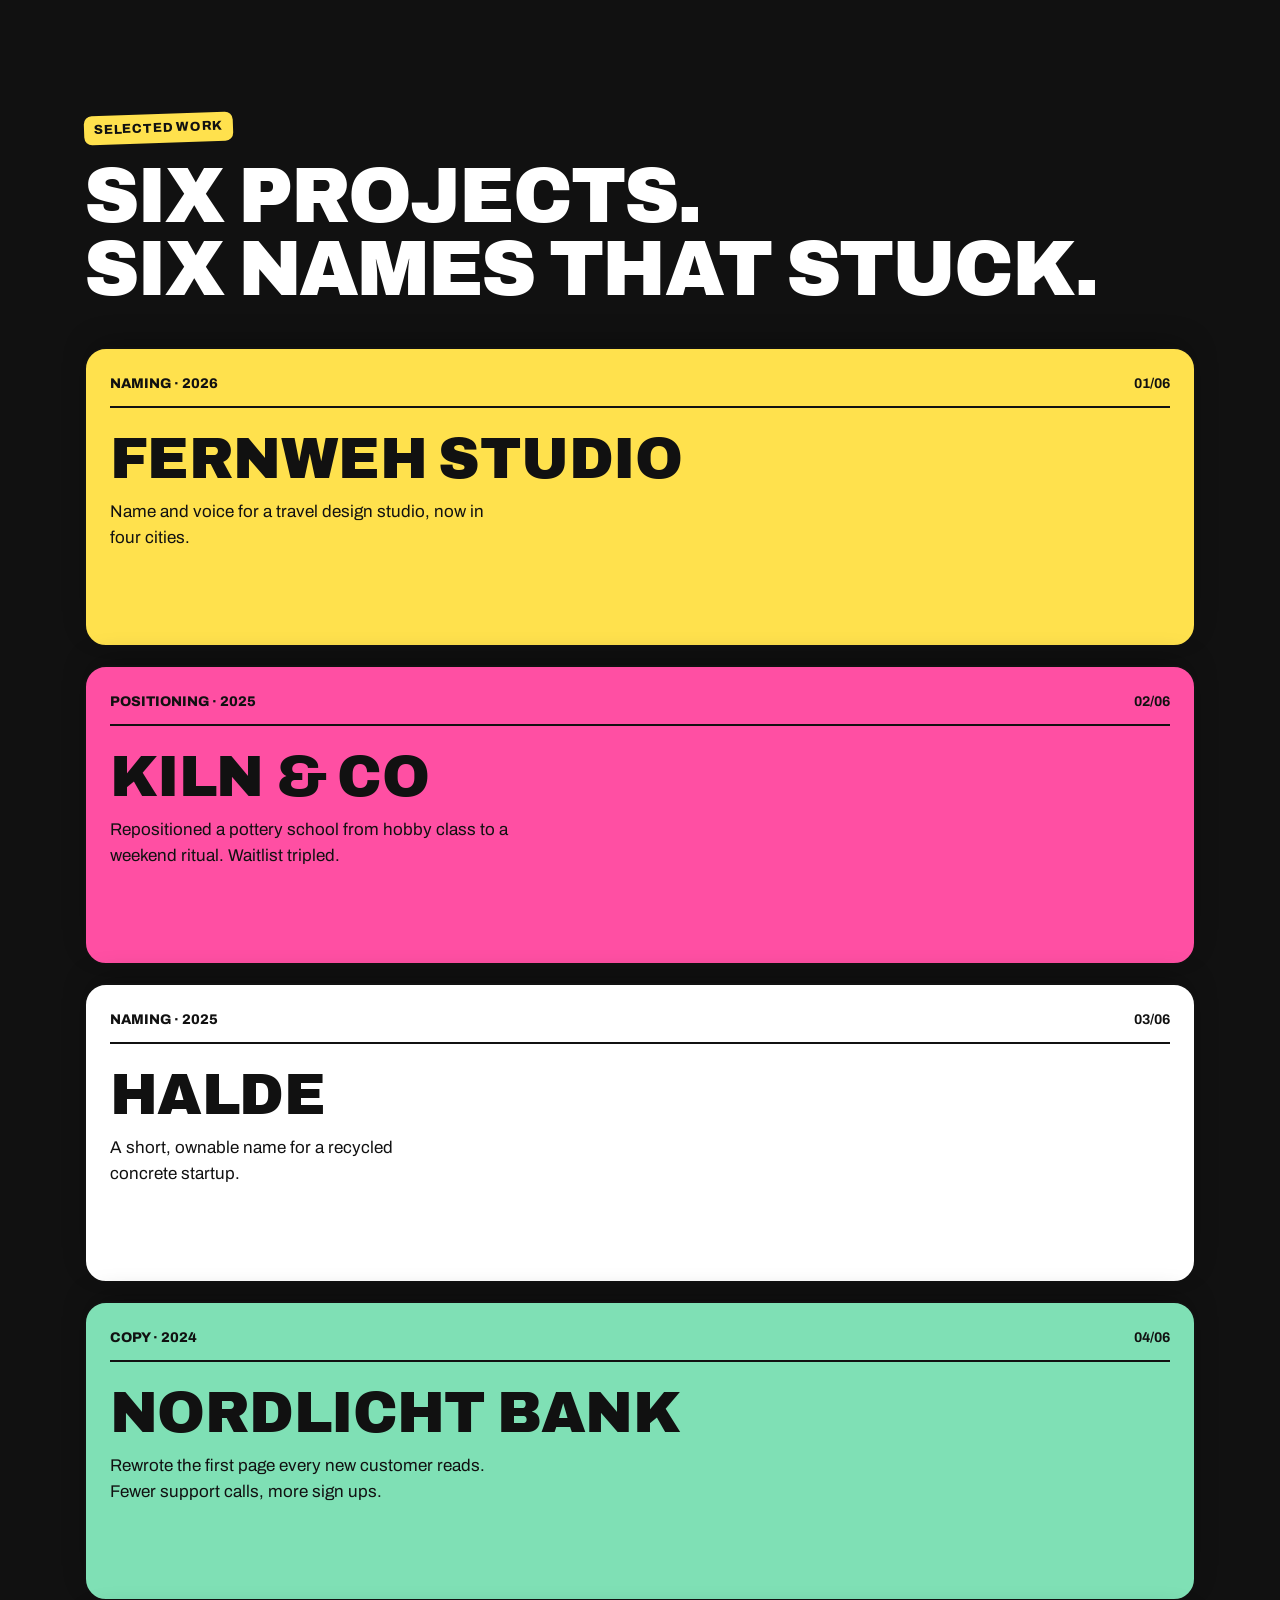
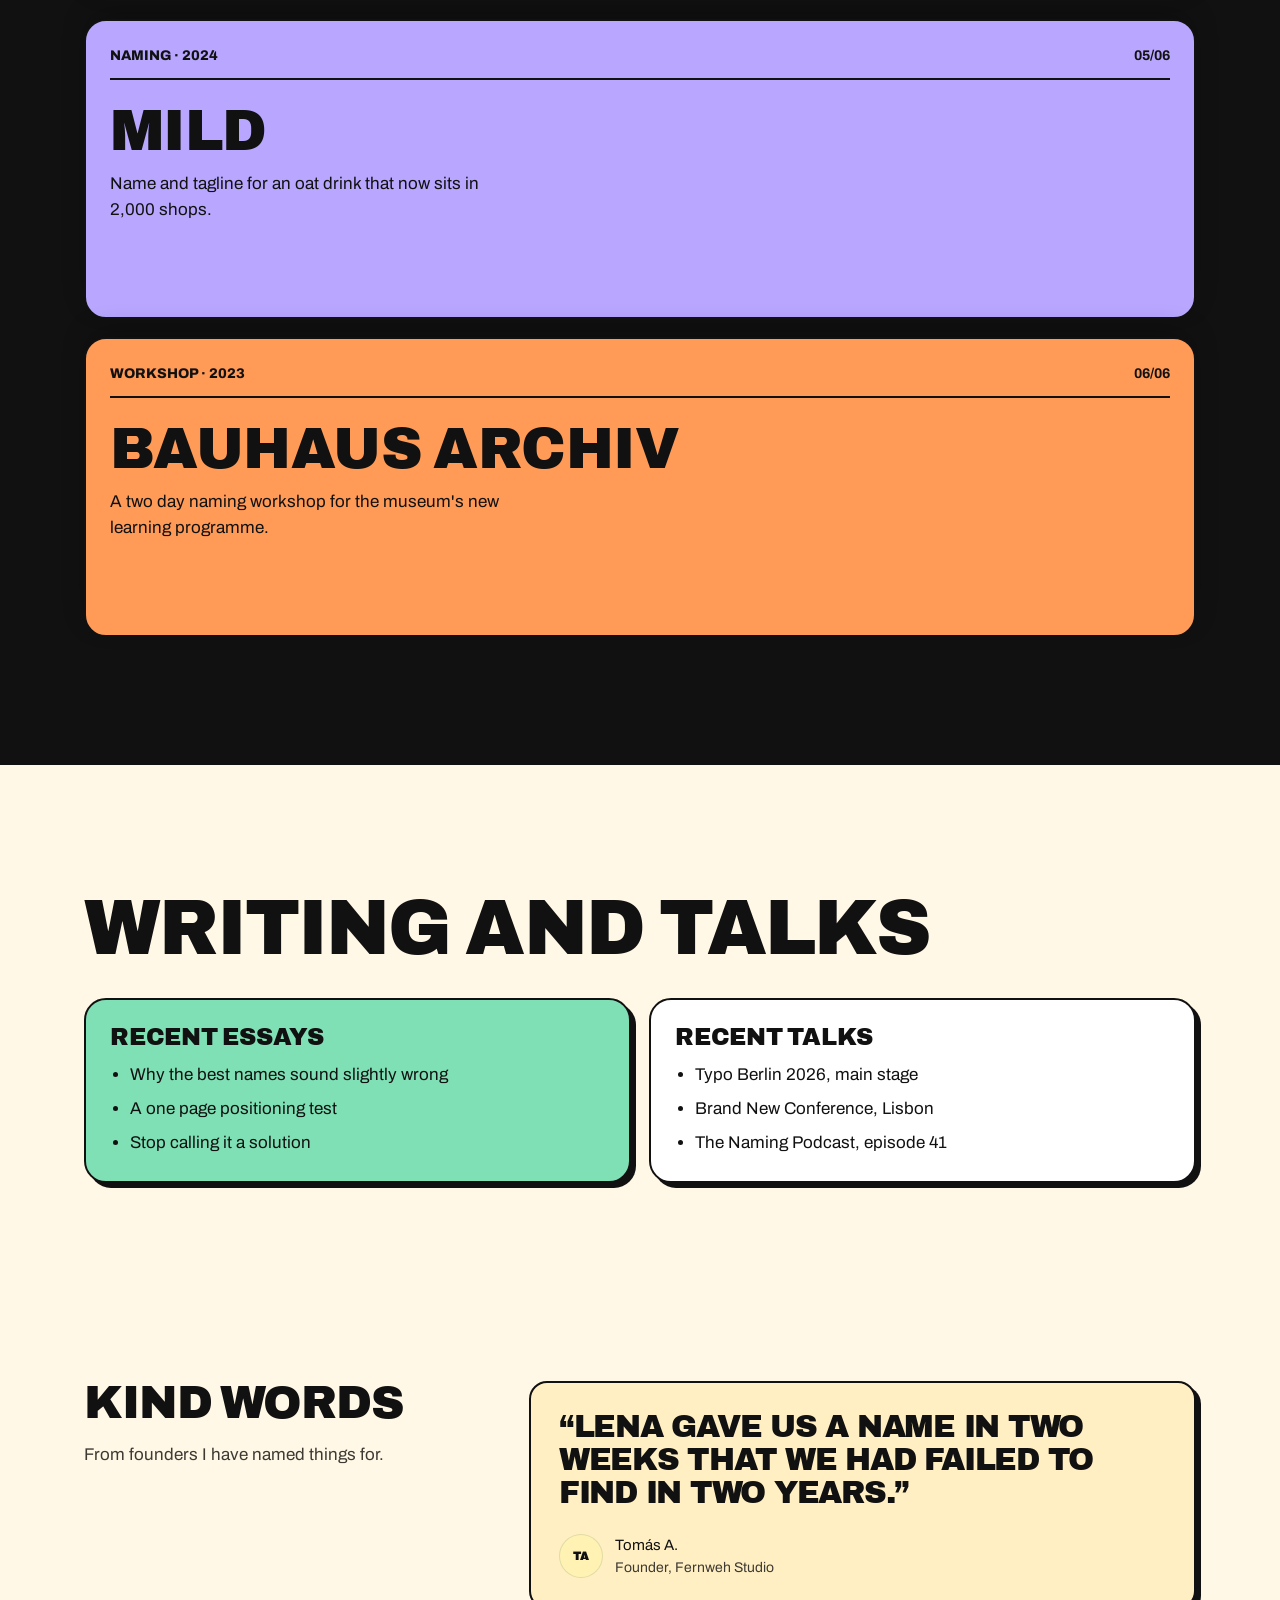
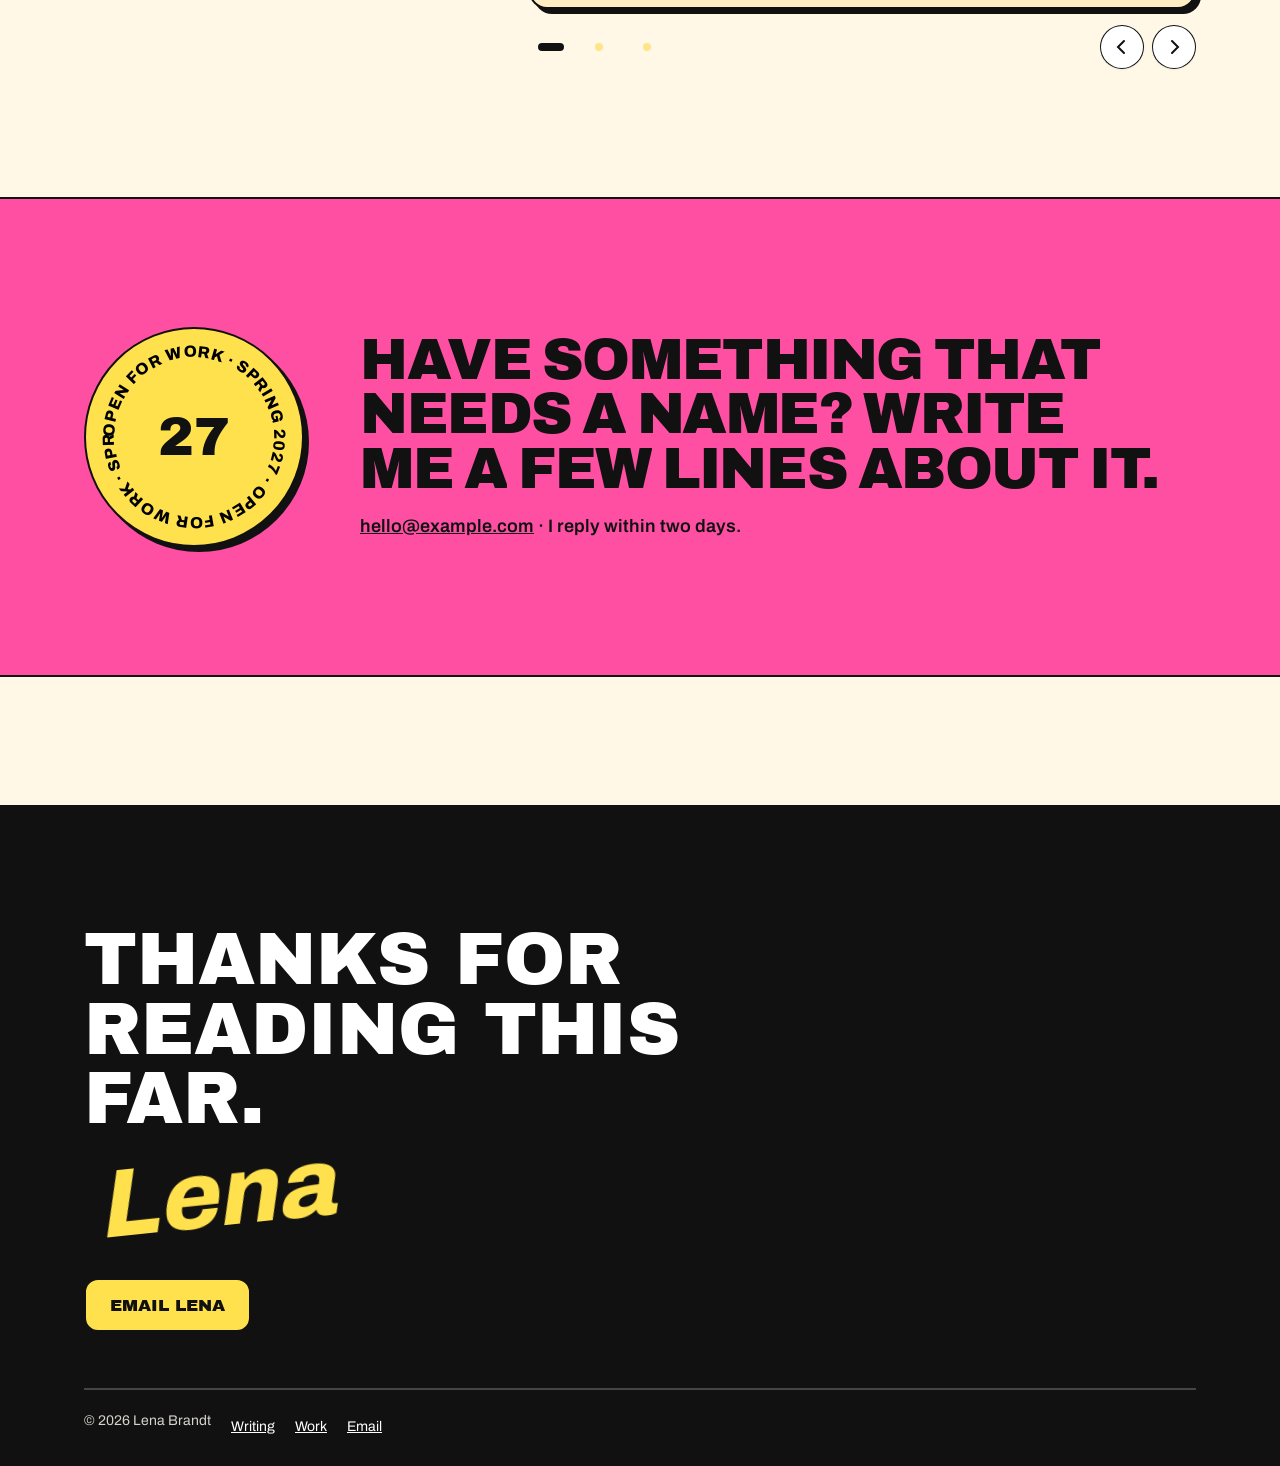
<file: com.pana.websites/templates/personal/index.html>
<!doctype html>
<html lang="en" class="no-js">
<head>
<meta charset="utf-8">
<meta name="viewport" content="width=device-width, initial-scale=1">
<title>Lena Brandt · Brand strategist and writer, Berlin</title>
<meta name="description" content="Lena Brandt names studios and products and writes a monthly letter about words that sell. Booking spring 2027.">
<meta name="theme-color" content="#FFE14D">
<meta property="og:type" content="website"><meta property="og:title" content="Lena Brandt · Brand strategist and writer, Berlin"><meta property="og:description" content="Lena Brandt names studios and products and writes a monthly letter about words that sell. Booking spring 2027.">
<meta name="twitter:card" content="summary_large_image">
<link rel="icon" href="favicon.svg" type="image/svg+xml">
<link rel="preload" href="fonts/mono.woff2" as="font" type="font/woff2" crossorigin>
<link rel="preload" href="fonts/archivo.woff2" as="font" type="font/woff2" crossorigin>
<link rel="preload" href="fonts/archivoblack.woff2" as="font" type="font/woff2" crossorigin>
<link rel="preload" href="img/ip-1.webp" as="image" fetchpriority="high">
<link rel="stylesheet" href="styles.css">
<script>var d=document.documentElement;d.classList.remove('no-js');if(!matchMedia('(prefers-reduced-motion: reduce)').matches)d.classList.add('mo')</script>
<script type="application/ld+json">{"@context":"https://schema.org","@type":"Person","name":"Lena Brandt","jobTitle":"Brand strategist and writer","address":{"@type":"PostalAddress","addressLocality":"Berlin"}}</script>
</head>
<body>
<a class="skip" href="#main">Skip to content</a>
<header class="m9"><a class="m9-b" href="#top">Lena<br>Brandt</a><p class="m9-seats"><b>Booking</b> spring 2027 · <span>2 slots left</span></p><a class="m9-go" href="#contact">Say hello</a></header>
<main id="main">
<section class="h9" id="top" aria-labelledby="h1"><div class="wrap h9-g">
<div class="h9-copy"><p class="h9-st">Brand strategist and writer · Berlin</p><h1 id="h1">Hi, I am<br><span class="hl">Lena.</span><br>I name things.</h1>
<p class="h9-lede">I help small studios find the words for what they do: names, positioning and the first page people read. I also write a monthly letter about it.</p>
<div class="h9-cta"><a class="b9" href="#contact">Work with me</a><a class="b9 b9--ghost" href="#work">See the work</a></div></div>
<figure class="h9-ph"><img src="img/ip-1.webp" alt="Lena Brandt, arms crossed against a yellow wall" width="800" height="1200" fetchpriority="high"><span class="stk s1" aria-hidden="true">12 years<br>of naming</span><span class="stk s2" aria-hidden="true">Berlin</span></figure></div></section>
<section class="spec" id="about" aria-labelledby="stats-h">
  <div class="wrap">
    <h2 id="stats-h" class="rv">About me, in numbers</h2>
    <div class="stats">
      <div class="stat rv"><b>12</b><span>years naming and positioning brands</span></div>
      <div class="stat card rv d1"><b data-count="64">64</b><span>studios and products named</span></div>
      <div class="stat card rv d2"><b data-count="9400" data-suf="+">9400+</b><span>readers of the monthly letter</span></div>
      <div class="stat card rv d3"><b data-count="3">3</b><span>clients at a time, never more</span></div>
    </div>
  </div>
</section>
<section class="cu9" id="work" aria-labelledby="cu-h"><div class="wrap"><p class="k9">Selected work</p><h2 id="cu-h" class="rv">Six projects.<br>Six names that stuck.</h2><ol class="stack"><li class="card9" style="--i:0"><div class="c9-top"><span>Naming · 2026</span><b>01/06</b></div><h3>Fernweh Studio</h3><p>Name and voice for a travel design studio, now in four cities.</p></li><li class="card9" style="--i:1"><div class="c9-top"><span>Positioning · 2025</span><b>02/06</b></div><h3>Kiln &amp; Co</h3><p>Repositioned a pottery school from hobby class to a weekend ritual. Waitlist tripled.</p></li><li class="card9" style="--i:2"><div class="c9-top"><span>Naming · 2025</span><b>03/06</b></div><h3>Halde</h3><p>A short, ownable name for a recycled concrete startup.</p></li><li class="card9" style="--i:3"><div class="c9-top"><span>Copy · 2024</span><b>04/06</b></div><h3>Nordlicht Bank</h3><p>Rewrote the first page every new customer reads. Fewer support calls, more sign ups.</p></li><li class="card9" style="--i:4"><div class="c9-top"><span>Naming · 2024</span><b>05/06</b></div><h3>Mild</h3><p>Name and tagline for an oat drink that now sits in 2,000 shops.</p></li><li class="card9" style="--i:5"><div class="c9-top"><span>Workshop · 2023</span><b>06/06</b></div><h3>Bauhaus Archiv</h3><p>A two day naming workshop for the museum's new learning programme.</p></li></ol></div></section>
<section class="spec fit9" id="writing" aria-labelledby="fit-h"><div class="wrap"><h2 id="fit-h" class="rv">Writing and talks</h2><div class="fit9-g"><div class="fit9-c yes rv"><h3>Recent essays</h3><ul><li>Why the best names sound slightly wrong</li><li>A one page positioning test</li><li>Stop calling it a solution</li></ul></div><div class="fit9-c no rv d1"><h3>Recent talks</h3><ul><li>Typo Berlin 2026, main stage</li><li>Brand New Conference, Lisbon</li><li>The Naming Podcast, episode 41</li></ul></div></div></div></section>
<section class="spec" id="testimonials" aria-labelledby="tst-h">
  <div class="wrap tst">
    <div><h2 id="tst-h" class="rv">Kind words</h2><p class="lede rv d1">From founders I have named things for.</p></div>
    <div>
      <div class="tst-stage card" id="tst" aria-live="polite">
        <figure class="quote on" style="margin:0"><blockquote>“Lena gave us a name in two weeks that we had failed to find in two years.”</blockquote><footer><i aria-hidden="true">TA</i><div>Tomás A.<span>Founder, Fernweh Studio</span></div></footer></figure>
        <figure class="quote" style="margin:0"><blockquote>“She asks the question nobody in the room wants to answer, then writes the answer down.”</blockquote><footer><i aria-hidden="true">HN</i><div>Hana N.<span>Director, Kiln &amp; Co</span></div></footer></figure>
        <figure class="quote" style="margin:0"><blockquote>“Our homepage finally sounds like us. Customers quote it back to us.”</blockquote><footer><i aria-hidden="true">RG</i><div>Ravi G.<span>CMO, Nordlicht Bank</span></div></footer></figure>
      </div>
      <div class="tst-ctrl" style="margin-top:16px">
        <div class="dots" id="tdots"><button aria-label="Quote 1" aria-current="true"></button><button aria-label="Quote 2"></button><button aria-label="Quote 3"></button></div>
        <button class="iconbtn" data-t="-1" aria-label="Previous quote"><svg width="18" height="18" viewBox="0 0 18 18" aria-hidden="true"><path d="M11 3L5 9l6 6" fill="none" stroke="currentColor" stroke-width="2" stroke-linecap="round"/></svg></button>
        <button class="iconbtn" data-t="1" aria-label="Next quote"><svg width="18" height="18" viewBox="0 0 18 18" aria-hidden="true"><path d="M7 3l6 6-6 6" fill="none" stroke="currentColor" stroke-width="2" stroke-linecap="round"/></svg></button>
      </div>
    </div>
  </div>
</section>
<section class="gu9" id="contact" aria-labelledby="gu-h"><div class="wrap gu9-g"><div class="seal" aria-hidden="true"><svg viewBox="0 0 200 200"><defs><path id="cp" d="M100 100m-74 0a74 74 0 1 1 148 0a74 74 0 1 1-148 0"/></defs><text><textPath href="#cp">OPEN FOR WORK · SPRING 2027 · OPEN FOR WORK · SPRING 2027 ·</textPath></text></svg><b>27</b></div>
<div><h2 id="gu-h" class="rv">Have something that needs a name? Write me a few lines about it.</h2><p><a href="mailto:hello@example.com">hello@example.com</a> · I reply within two days.</p></div></div></section>
</main>
<footer class="f9"><div class="wrap"><div class="f9-sig"><p>Thanks for reading this far.</p><b aria-hidden="true">Lena</b></div><a class="b9 f9-go" href="mailto:hello@example.com">Email Lena</a>
<p class="f9-l"><span>© 2026 Lena Brandt</span><a href="#writing">Writing</a><a href="#work">Work</a><a href="mailto:hello@example.com">Email</a></p></div></footer>
<div class="progress" aria-hidden="true"><i></i></div>
<script src="app.js" defer></script>
</body>
</html>
</file>
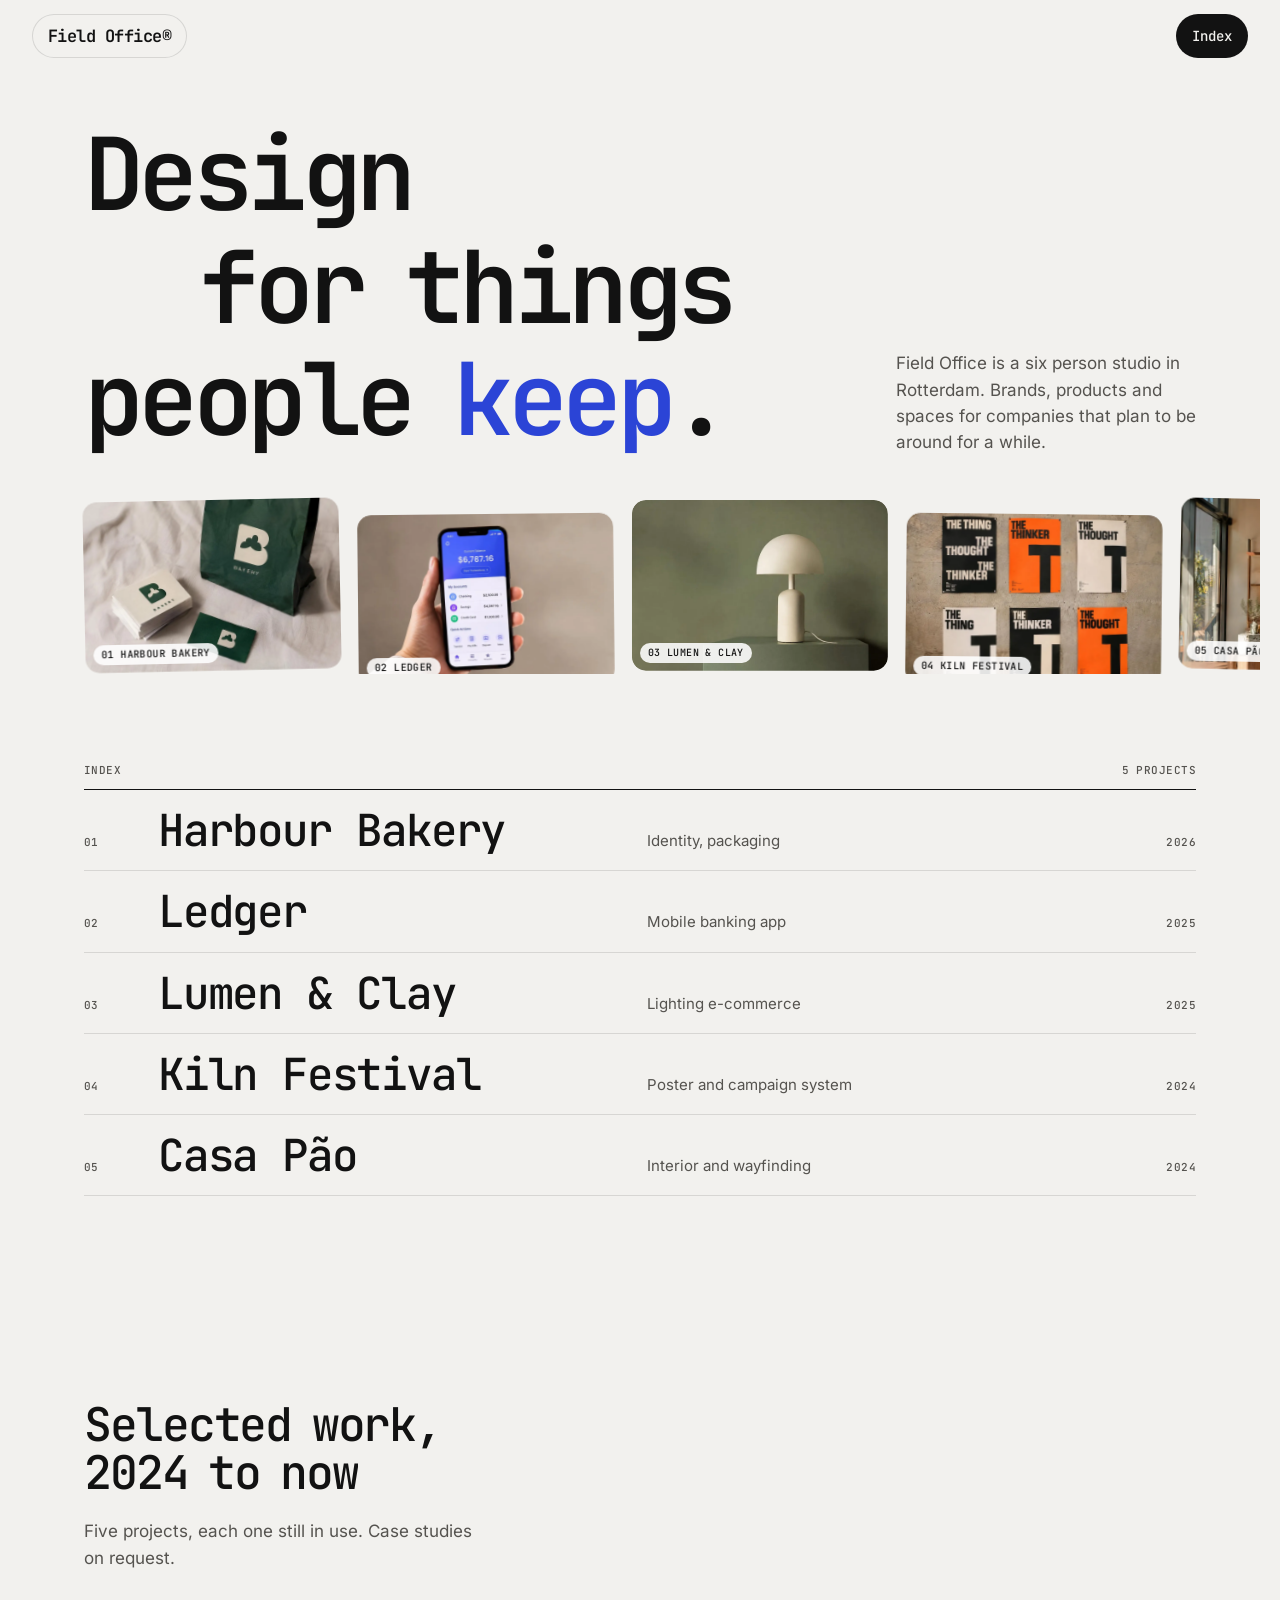
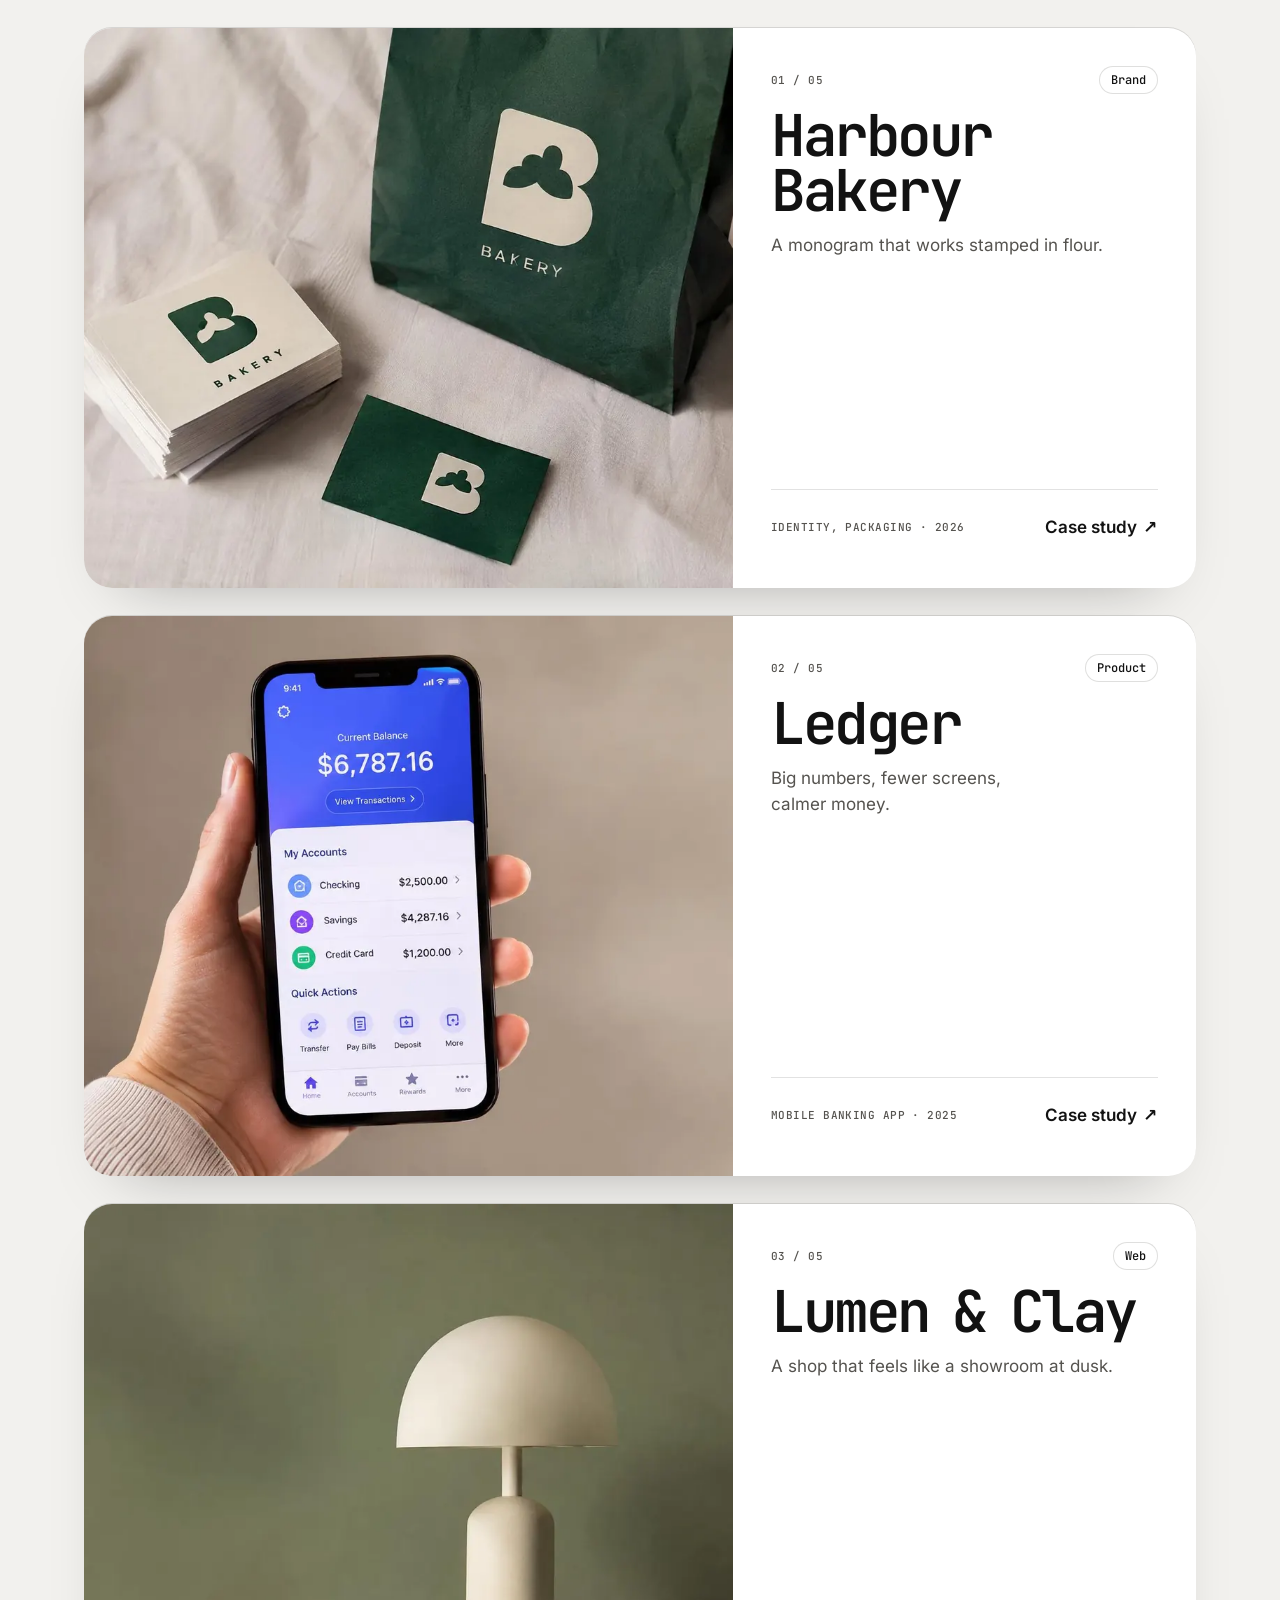
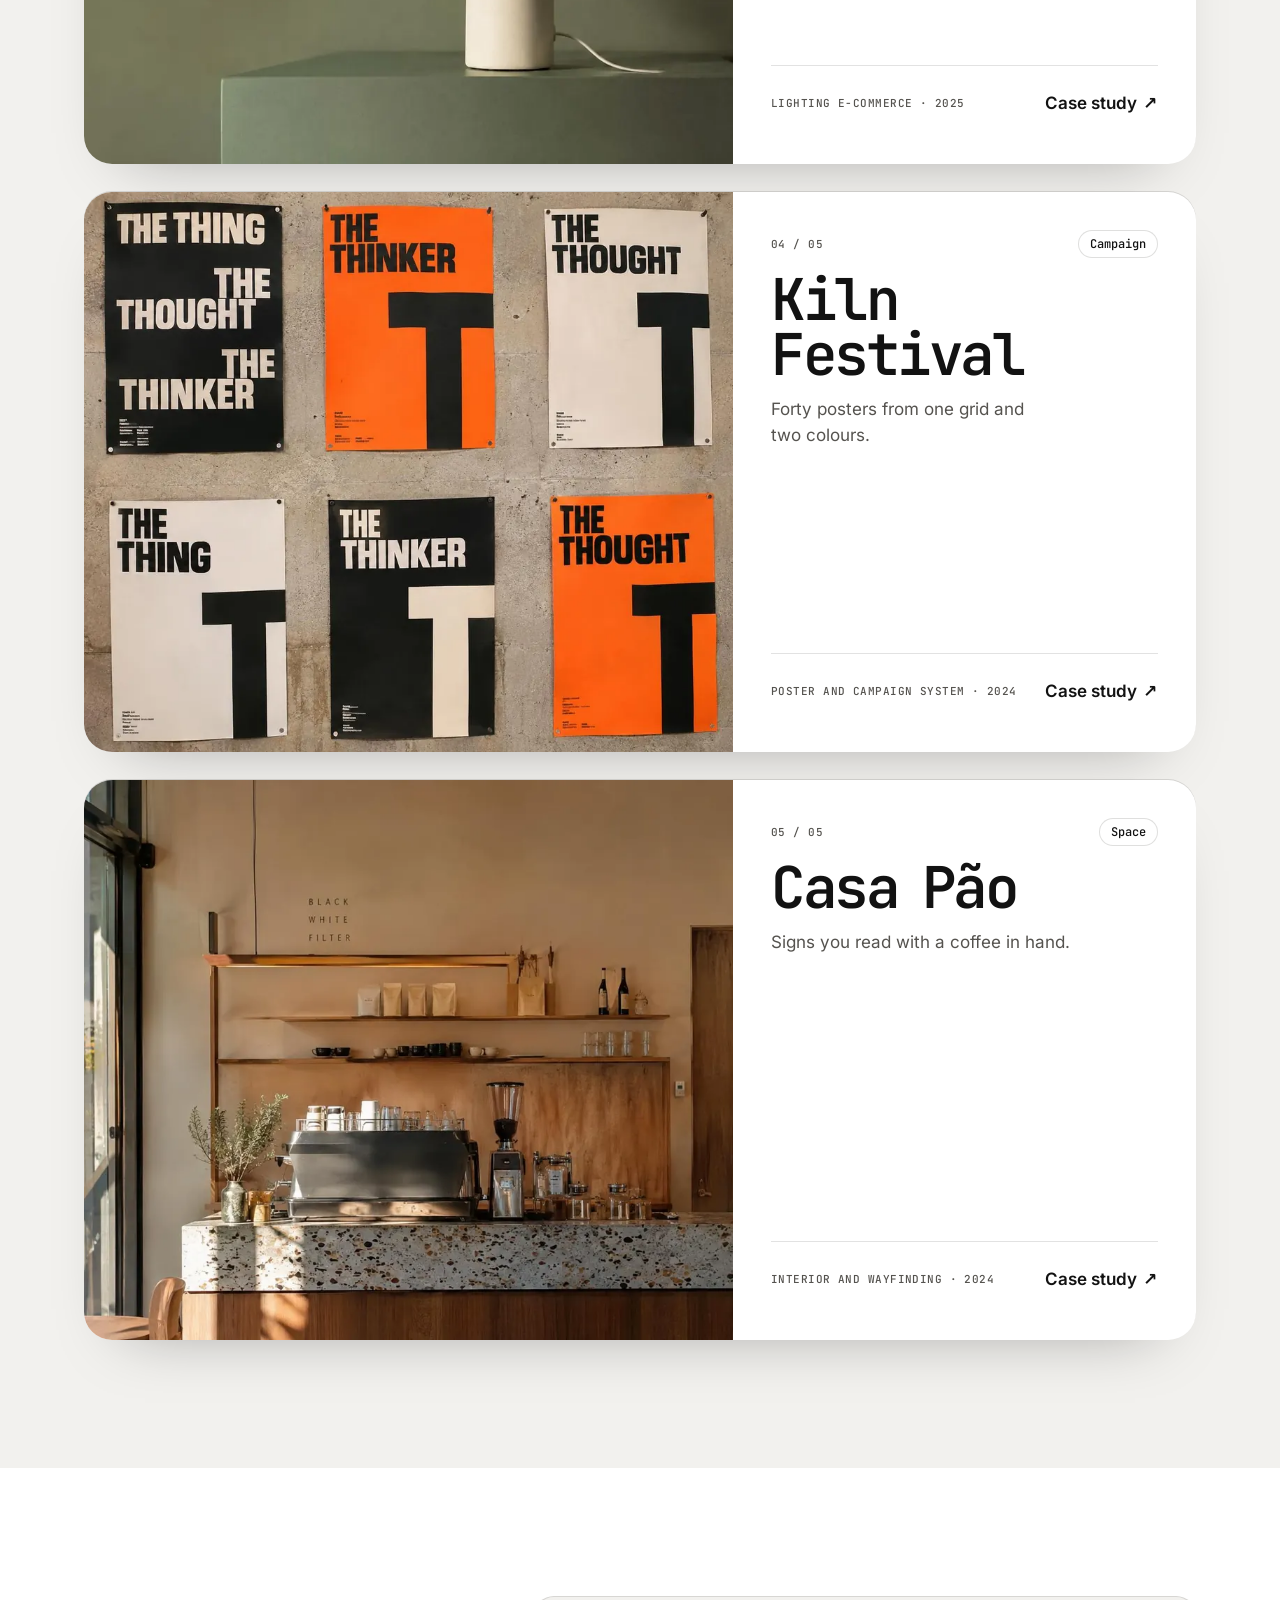
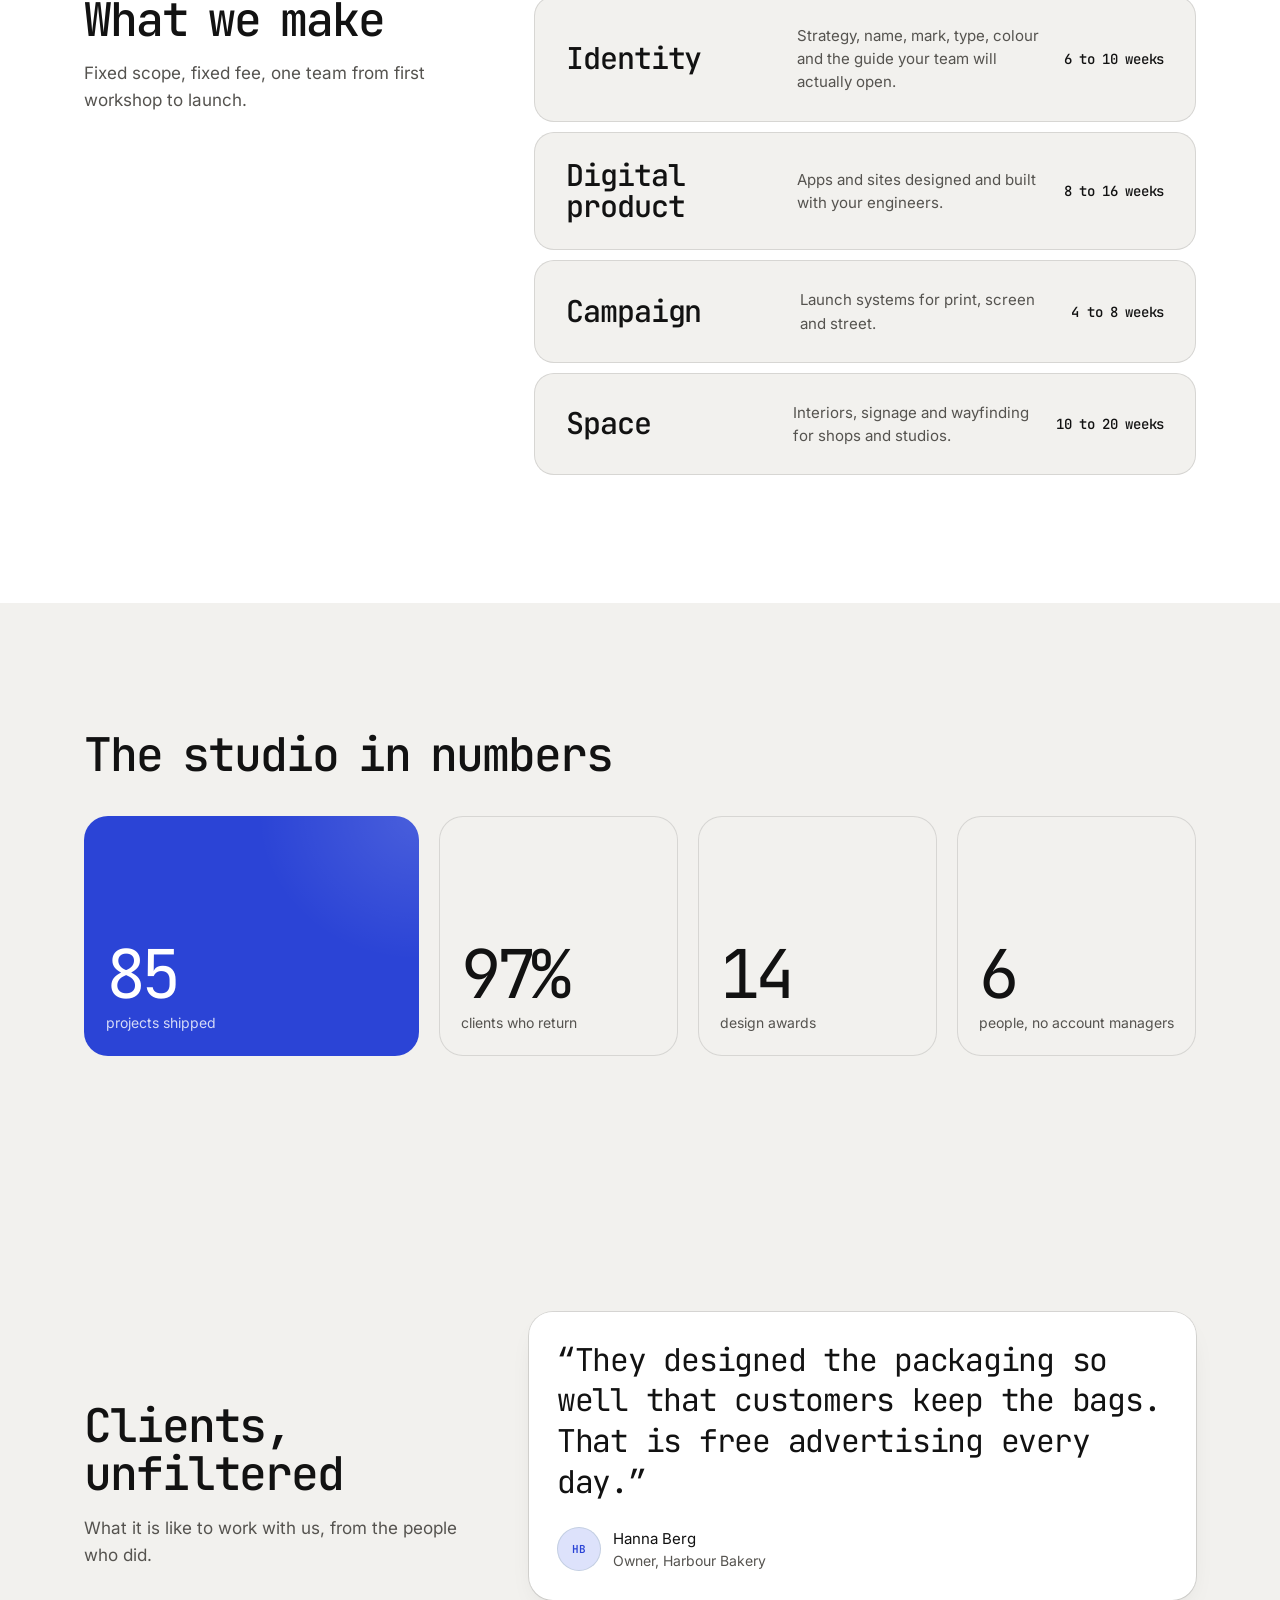
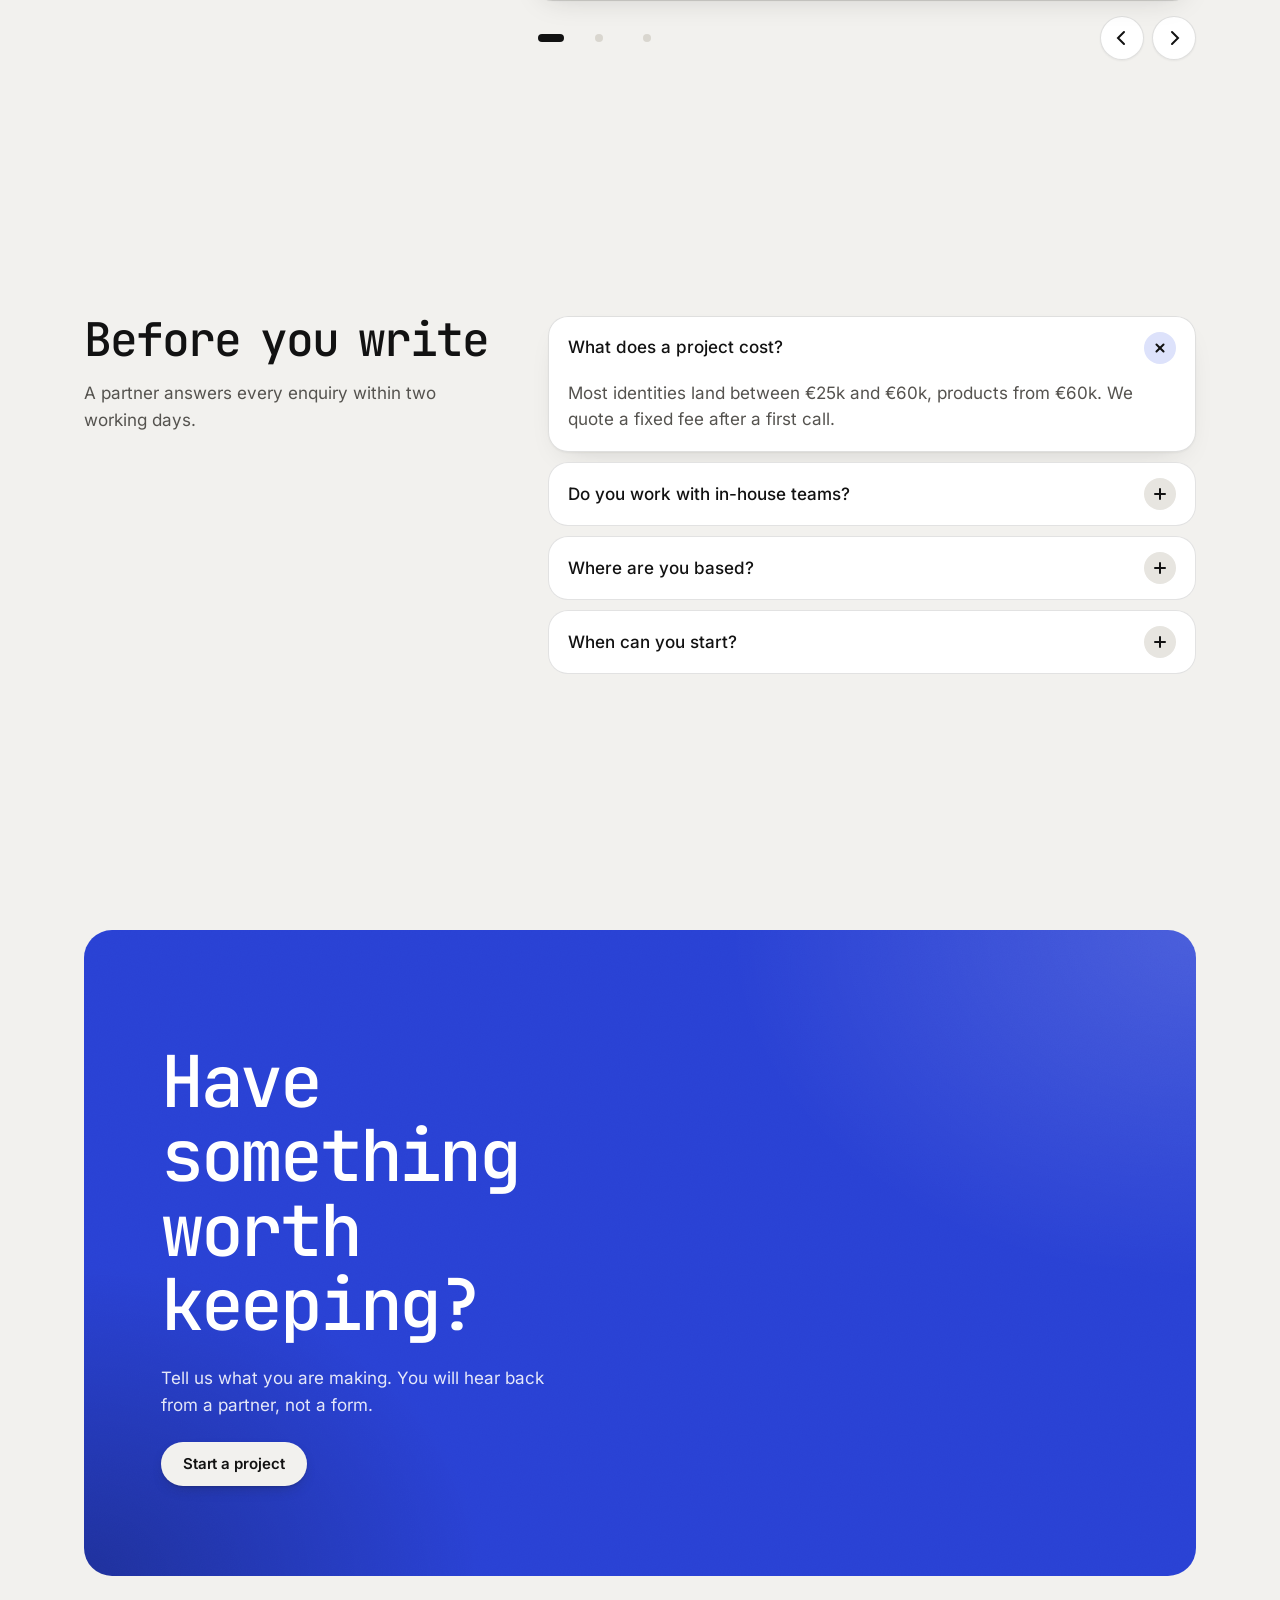
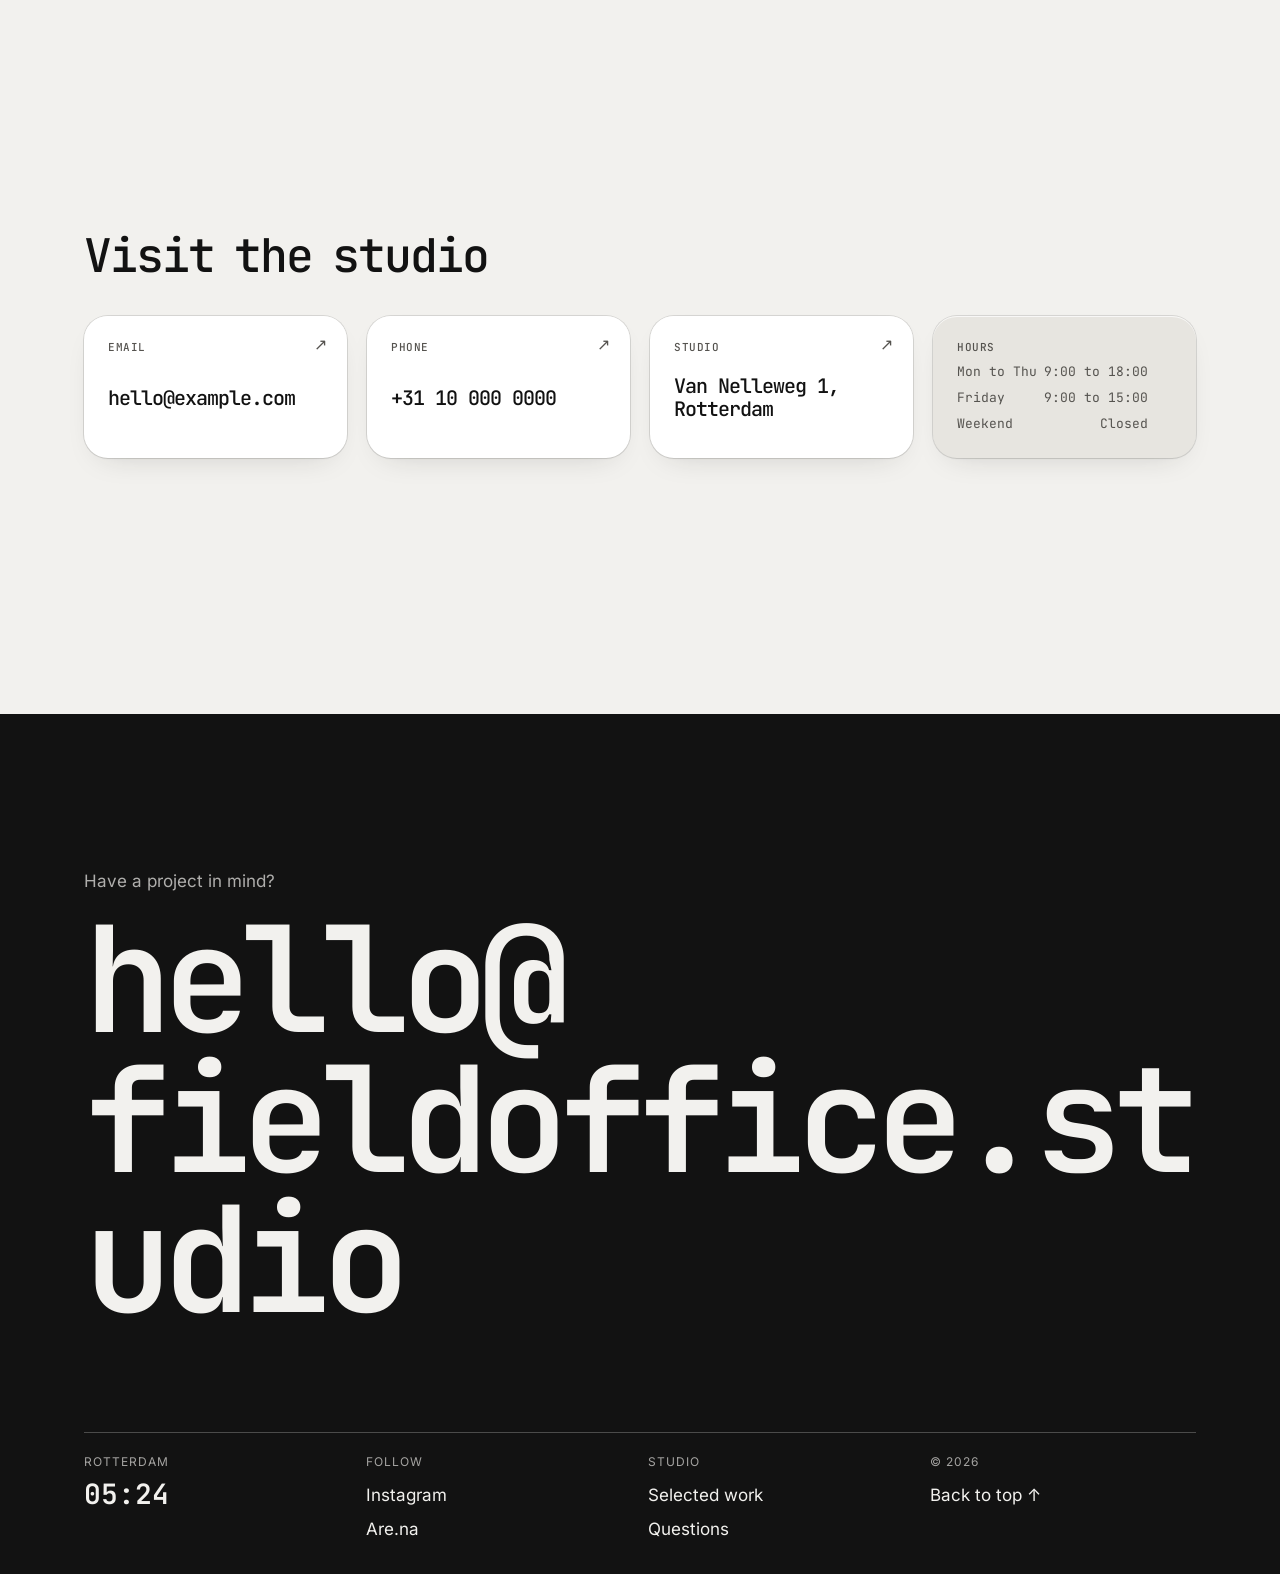
<file: com.pana.websites/templates/portfolio/index.html>
<!doctype html>
<html lang="en" class="no-js">
<head>
<meta charset="utf-8">
<meta name="viewport" content="width=device-width, initial-scale=1">
<title>Field Office · Design studio, Rotterdam</title>
<meta name="description" content="Field Office is a six person design studio in Rotterdam making brands, digital products and spaces for companies that plan to be around for a while.">
<meta name="theme-color" content="#F2F1EE">
<meta property="og:type" content="website"><meta property="og:title" content="Field Office · Design studio, Rotterdam"><meta property="og:description" content="Field Office is a six person design studio in Rotterdam making brands, digital products and spaces for companies that plan to be around for a while.">
<meta name="twitter:card" content="summary_large_image">
<link rel="icon" href="favicon.svg" type="image/svg+xml">
<link rel="preload" href="fonts/mono.woff2" as="font" type="font/woff2" crossorigin>

<link rel="stylesheet" href="styles.css">
<script>var d=document.documentElement;d.classList.remove('no-js');if(!matchMedia('(prefers-reduced-motion: reduce)').matches)d.classList.add('mo')</script>
<script type="application/ld+json">{"@context":"https://schema.org","@type":"Organization","name":"Field Office","address":{"@type":"PostalAddress","addressLocality":"Rotterdam"}}</script>
</head>
<body>
<a class="skip" href="#main">Skip to content</a>
<header class="m3"><a class="m3-b" href="#top">Field Office®</a><details class="m3-m"><summary><span class="m3-t">Index</span><span class="m3-x">Close</span></summary><nav aria-label="Main"><ol><li><a href="#work"><small>01</small>Work</a></li><li><a href="#services"><small>02</small>Services</a></li><li><a href="#studio"><small>03</small>Studio</a></li><li><a href="#contact"><small>04</small>Contact</a></li></ol><p>Independent design studio, Rotterdam. Taking projects for spring 2027.</p></nav></details></header>
<main id="main">
<section class="hero3" id="top" aria-labelledby="h1">
 <div class="wrap">
  <div class="hero3-top">
   <h1 id="h1" class="hero3-h"><span>Design</span><span>for things</span><span>people <em>keep</em>.</span></h1>
   <p class="hero3-lede rv d1">Field Office is a six person studio in Rotterdam. Brands, products and spaces for companies that plan to be around for a while.</p>
  </div>
  <div class="hero3-strip" aria-hidden="true"><div class="hs-track"><span class="hs-i" style="--i:0"><img src="img/f-2.webp" width="1200" height="800" alt=""><span class="mono-k">01 Harbour Bakery</span></span><span class="hs-i" style="--i:1"><img src="img/f-3.webp" width="1200" height="800" alt=""><span class="mono-k">02 Ledger</span></span><span class="hs-i" style="--i:2"><img src="img/f-1.webp" width="1200" height="800" alt=""><span class="mono-k">03 Lumen & Clay</span></span><span class="hs-i" style="--i:3"><img src="img/f-5.webp" width="1200" height="800" alt=""><span class="mono-k">04 Kiln Festival</span></span><span class="hs-i" style="--i:4"><img src="img/f-4.webp" width="1200" height="800" alt=""><span class="mono-k">05 Casa Pão</span></span><span class="hs-i" style="--i:5"><img src="img/f-2.webp" width="1200" height="800" alt=""><span class="mono-k">01 Harbour Bakery</span></span><span class="hs-i" style="--i:6"><img src="img/f-3.webp" width="1200" height="800" alt=""><span class="mono-k">02 Ledger</span></span></div></div>
  <div class="ix rv d2"><div class="ix-head mono-k"><span>Index</span><span>5 projects</span></div><ol class="ix-list"><li><a href="#p0" data-img="img/f-2.webp"><span class="mono-k">01</span><b>Harbour Bakery</b><span class="ix-k">Identity, packaging</span><span class="mono-k">2026</span></a></li><li><a href="#p1" data-img="img/f-3.webp"><span class="mono-k">02</span><b>Ledger</b><span class="ix-k">Mobile banking app</span><span class="mono-k">2025</span></a></li><li><a href="#p2" data-img="img/f-1.webp"><span class="mono-k">03</span><b>Lumen & Clay</b><span class="ix-k">Lighting e-commerce</span><span class="mono-k">2025</span></a></li><li><a href="#p3" data-img="img/f-5.webp"><span class="mono-k">04</span><b>Kiln Festival</b><span class="ix-k">Poster and campaign system</span><span class="mono-k">2024</span></a></li><li><a href="#p4" data-img="img/f-4.webp"><span class="mono-k">05</span><b>Casa Pão</b><span class="ix-k">Interior and wayfinding</span><span class="mono-k">2024</span></a></li></ol></div>
 </div>
 <div class="ix-peek" aria-hidden="true"><img alt="" src="img/f-2.webp" width="1200" height="800"></div>
</section>
<section class="spec" id="work" aria-labelledby="work-h"><div class="wrap"><div class="sec-head"><h2 id="work-h" class="rv">Selected work, 2024 to now</h2><p class="lede rv d1">Five projects, each one still in use. Case studies on request.</p></div><div class="stack"><article class="stack-card" id="p0" style="--i:0"><div class="sc-media"><img class="ph-img" src="img/f-2.webp" width="1200" height="800" alt="Harbour Bakery: Identity, packaging" loading="lazy"></div><div class="sc-body"><div class="sc-top"><span class="mono-k">01 / 05</span><span class="chip">Brand</span></div><h3>Harbour Bakery</h3><p>A monogram that works stamped in flour.</p><div class="sc-foot"><span class="mono-k">Identity, packaging · 2026</span><a class="sc-link" href="#p0">Case study <span aria-hidden="true">↗</span></a></div></div></article><article class="stack-card" id="p1" style="--i:1"><div class="sc-media"><img class="ph-img" src="img/f-3.webp" width="1200" height="800" alt="Ledger: Mobile banking app" loading="lazy"></div><div class="sc-body"><div class="sc-top"><span class="mono-k">02 / 05</span><span class="chip">Product</span></div><h3>Ledger</h3><p>Big numbers, fewer screens, calmer money.</p><div class="sc-foot"><span class="mono-k">Mobile banking app · 2025</span><a class="sc-link" href="#p1">Case study <span aria-hidden="true">↗</span></a></div></div></article><article class="stack-card" id="p2" style="--i:2"><div class="sc-media"><img class="ph-img" src="img/f-1.webp" width="1200" height="800" alt="Lumen & Clay: Lighting e-commerce" loading="lazy"></div><div class="sc-body"><div class="sc-top"><span class="mono-k">03 / 05</span><span class="chip">Web</span></div><h3>Lumen & Clay</h3><p>A shop that feels like a showroom at dusk.</p><div class="sc-foot"><span class="mono-k">Lighting e-commerce · 2025</span><a class="sc-link" href="#p2">Case study <span aria-hidden="true">↗</span></a></div></div></article><article class="stack-card" id="p3" style="--i:3"><div class="sc-media"><img class="ph-img" src="img/f-5.webp" width="1200" height="800" alt="Kiln Festival: Poster and campaign system" loading="lazy"></div><div class="sc-body"><div class="sc-top"><span class="mono-k">04 / 05</span><span class="chip">Campaign</span></div><h3>Kiln Festival</h3><p>Forty posters from one grid and two colours.</p><div class="sc-foot"><span class="mono-k">Poster and campaign system · 2024</span><a class="sc-link" href="#p3">Case study <span aria-hidden="true">↗</span></a></div></div></article><article class="stack-card" id="p4" style="--i:4"><div class="sc-media"><img class="ph-img" src="img/f-4.webp" width="1200" height="800" alt="Casa Pão: Interior and wayfinding" loading="lazy"></div><div class="sc-body"><div class="sc-top"><span class="mono-k">05 / 05</span><span class="chip">Space</span></div><h3>Casa Pão</h3><p>Signs you read with a coffee in hand.</p><div class="sc-foot"><span class="mono-k">Interior and wayfinding · 2024</span><a class="sc-link" href="#p4">Case study <span aria-hidden="true">↗</span></a></div></div></article></div></div></section>
<section class="spec alt" id="services" aria-labelledby="svc-h">
  <div class="wrap svc">
    <div>
      <h2 id="svc-h" class="rv">What we make</h2>
      <p class="lede rv d1">Fixed scope, fixed fee, one team from first workshop to launch.</p>
    </div>
    <ul class="svc-list">
      <li class="rv"><a class="svc-row" href="#contact"><h3>Identity</h3><p>Strategy, name, mark, type, colour and the guide your team will actually open.</p><span class="price">6 to 10 weeks</span></a></li>
      <li class="rv d1"><a class="svc-row" href="#contact"><h3>Digital product</h3><p>Apps and sites designed and built with your engineers.</p><span class="price">8 to 16 weeks</span></a></li>
      <li class="rv d2"><a class="svc-row" href="#contact"><h3>Campaign</h3><p>Launch systems for print, screen and street.</p><span class="price">4 to 8 weeks</span></a></li>
      <li class="rv d3"><a class="svc-row" href="#contact"><h3>Space</h3><p>Interiors, signage and wayfinding for shops and studios.</p><span class="price">10 to 20 weeks</span></a></li>
    </ul>
  </div>
</section>
<section class="spec" id="studio" aria-labelledby="stats-h">
  <div class="wrap">
    <h2 id="stats-h" class="rv">The studio in numbers</h2>
    <div class="stats">
      <div class="stat rv"><b data-count="86">86</b><span>projects shipped</span></div>
      <div class="stat card rv d1"><b data-count="98" data-suf="%">98%</b><span>clients who return</span></div>
      <div class="stat card rv d2"><b data-count="14">14</b><span>design awards</span></div>
      <div class="stat card rv d3"><b data-count="6">6</b><span>people, no account managers</span></div>
    </div>
  </div>
</section>
<section class="spec" id="testimonials" aria-labelledby="tst-h">
  <div class="wrap tst">
    <div>
      <h2 id="tst-h" class="rv">Clients, unfiltered</h2>
      <p class="lede rv d1">What it is like to work with us, from the people who did.</p>
    </div>
    <div>
      <div class="tst-stage card" id="tst" aria-live="polite">
        <figure class="quote on" style="margin:0"><blockquote>“They designed the packaging so well that customers keep the bags. That is free advertising every day.”</blockquote><footer><i aria-hidden="true">HB</i><div>Hanna Berg<span>Owner, Harbour Bakery</span></div></footer></figure>
        <figure class="quote" style="margin:0"><blockquote>“Our app reviews went from three stars to four point seven in one release.”</blockquote><footer><i aria-hidden="true">TV</i><div>Tom Visser<span>Head of product, Ledger</span></div></footer></figure>
        <figure class="quote" style="margin:0"><blockquote>“Calm, fast, and allergic to anything that does not need to be there.”</blockquote><footer><i aria-hidden="true">MK</i><div>Mila Kos<span>Director, Kiln Festival</span></div></footer></figure>
      </div>
      <div class="tst-ctrl" style="margin-top:16px">
        <div class="dots" id="tdots"><button aria-label="Quote 1" aria-current="true"></button><button aria-label="Quote 2"></button><button aria-label="Quote 3"></button></div>
        <button class="iconbtn" data-t="-1" aria-label="Previous quote"><svg width="18" height="18" viewBox="0 0 18 18" aria-hidden="true"><path d="M11 3L5 9l6 6" fill="none" stroke="currentColor" stroke-width="2" stroke-linecap="round"/></svg></button>
        <button class="iconbtn" data-t="1" aria-label="Next quote"><svg width="18" height="18" viewBox="0 0 18 18" aria-hidden="true"><path d="M7 3l6 6-6 6" fill="none" stroke="currentColor" stroke-width="2" stroke-linecap="round"/></svg></button>
      </div>
    </div>
  </div>
</section>
<section class="spec" id="faq" aria-labelledby="faq-h">
  <div class="wrap faq">
    <div><h2 id="faq-h" class="rv">Before you write</h2><p class="lede rv d1">A partner answers every enquiry within two working days.</p></div>
    <div class="faq-list">
      <details class="rv" open><summary>What does a project cost?<i aria-hidden="true"></i></summary><div class="ans"><div><p>Most identities land between €25k and €60k, products from €60k. We quote a fixed fee after a first call.</p></div></div></details>
      <details class="rv d1"><summary>Do you work with in-house teams?<i aria-hidden="true"></i></summary><div class="ans"><div><p>Often. We pair with your designers and engineers and hand over everything, source files included.</p></div></div></details>
      <details class="rv d2"><summary>Where are you based?<i aria-hidden="true"></i></summary><div class="ans"><div><p>Rotterdam. About half our clients are elsewhere in Europe and we travel for workshops.</p></div></div></details>
      <details class="rv d3"><summary>When can you start?<i aria-hidden="true"></i></summary><div class="ans"><div><p>We take on four projects at a time. The next opening is usually six to eight weeks out.</p></div></div></details>
    </div>
  </div>
</section>
<section class="spec" id="cta" aria-labelledby="cta-h">
  <div class="wrap">
    <div class="cta rv"><span class="cta-grid" aria-hidden="true"></span>
      <h2 id="cta-h">Have something worth keeping?</h2>
      <p>Tell us what you are making. You will hear back from a partner, not a form.</p>
      <a class="btn" href="mailto:hello@example.com">Start a project</a>
    </div>
  </div>
</section>
<section class="spec" id="contact" aria-labelledby="ct-h">
  <div class="wrap">
    <h2 id="ct-h" class="rv">Visit the studio</h2>
    <div class="contact">
      <a class="cbox card lift rv" href="mailto:hello@example.com"><span class="arr" aria-hidden="true">↗</span><span>Email</span><b>hello@example.com</b></a>
      <a class="cbox card lift rv d1" href="tel:+31100000000"><span class="arr" aria-hidden="true">↗</span><span>Phone</span><b>+31 10 000 0000</b></a>
      <a class="cbox card lift rv d2" href="#contact"><span class="arr" aria-hidden="true">↗</span><span>Studio</span><b>Van Nelleweg 1, Rotterdam</b></a>
      <div class="cbox card cbox--hours rv d3"><span>Hours</span><ul class="hours"><li><span>Mon to Thu</span><span>9:00 to 18:00</span></li><li><span>Friday</span><span>9:00 to 15:00</span></li><li><span>Weekend</span><span>Closed</span></li></ul></div>
    </div>
  </div>
</section>
</main>
<footer class="f3"><div class="wrap"><p class="f3-k">Have a project in mind?</p><a class="f3-big" href="mailto:hello@example.com">hello@<br>fieldoffice.studio</a>
<div class="f3-row"><div><span>Rotterdam</span><b class="f3-clock" data-tz="Europe/Amsterdam">--:--</b></div><div><span>Follow</span><a href="#socials">Instagram</a><a href="#socials">Are.na</a></div><div><span>Studio</span><a href="#work">Selected work</a><a href="#faq">Questions</a></div><div><span>© 2026</span><a href="#top">Back to top ↑</a></div></div></div></footer>
<div class="progress" aria-hidden="true"><i></i></div>
<script src="app.js" defer></script>
</body>
</html>
</file>
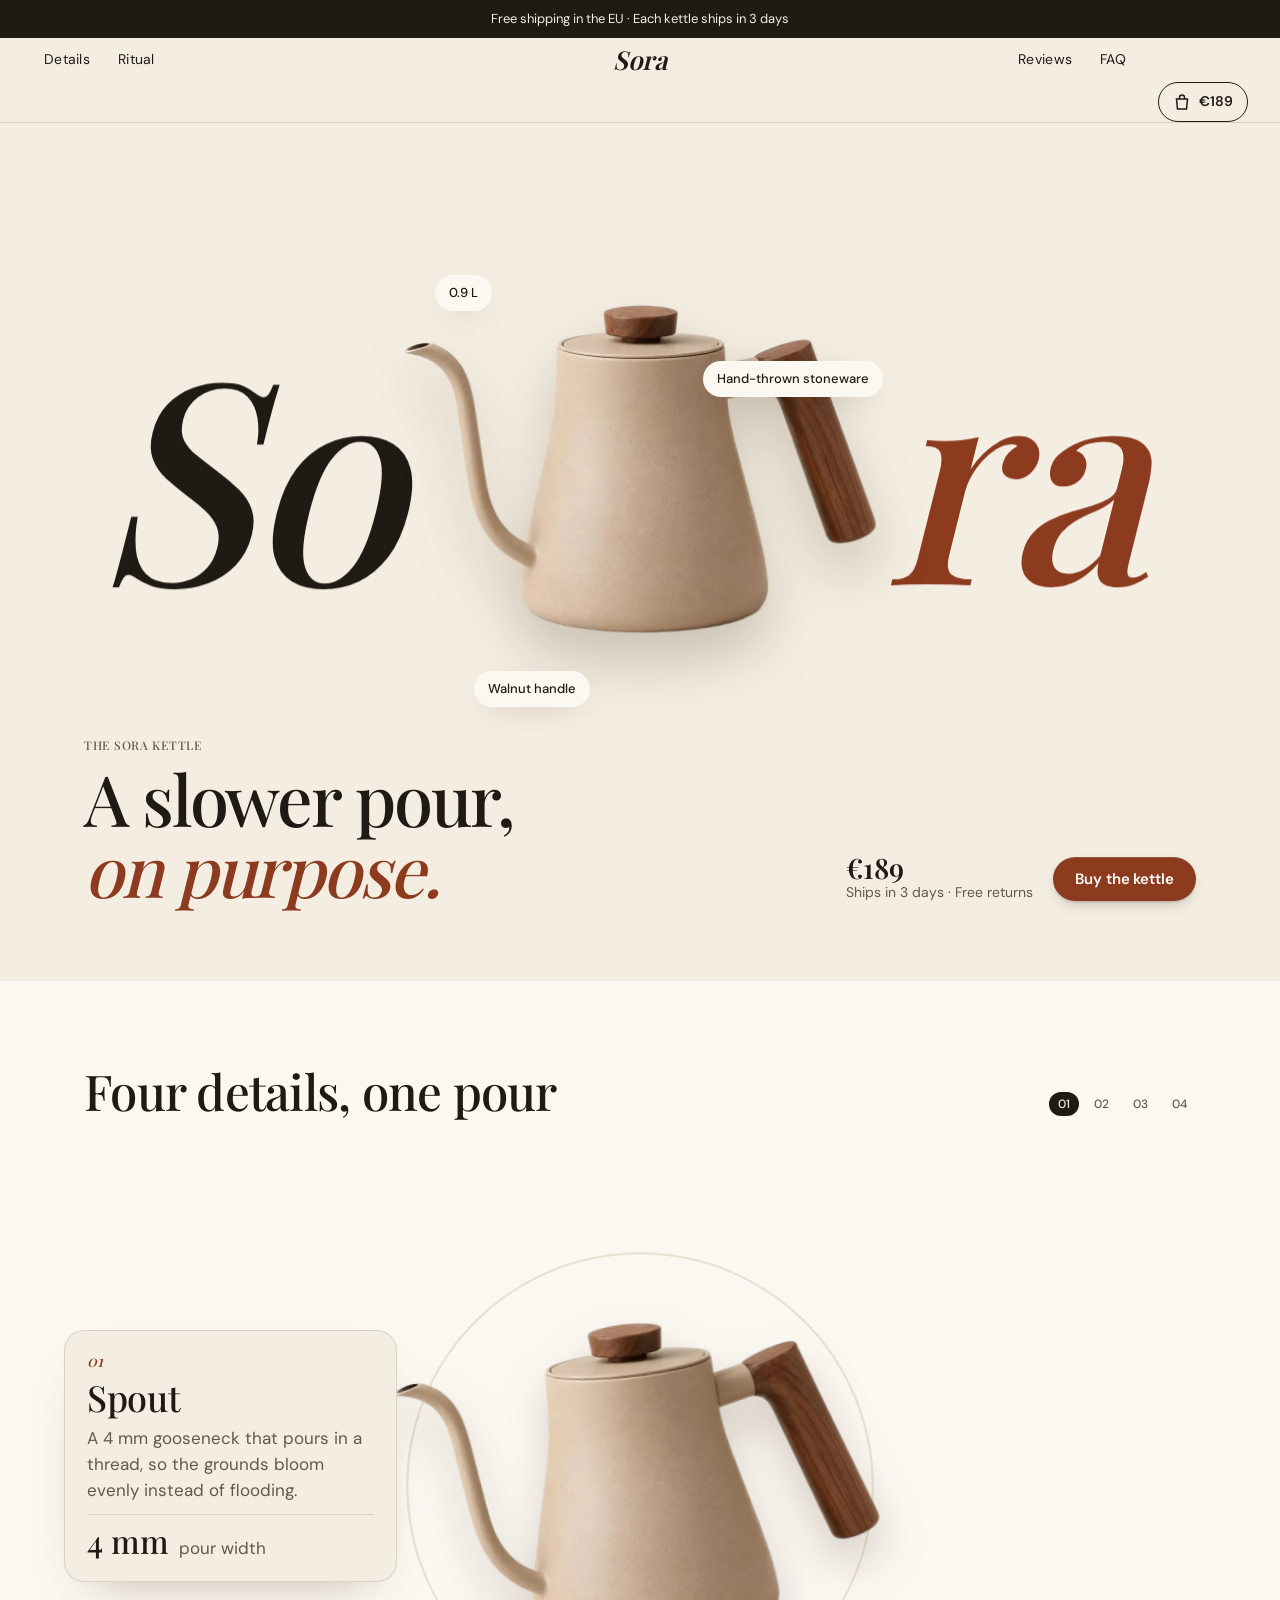
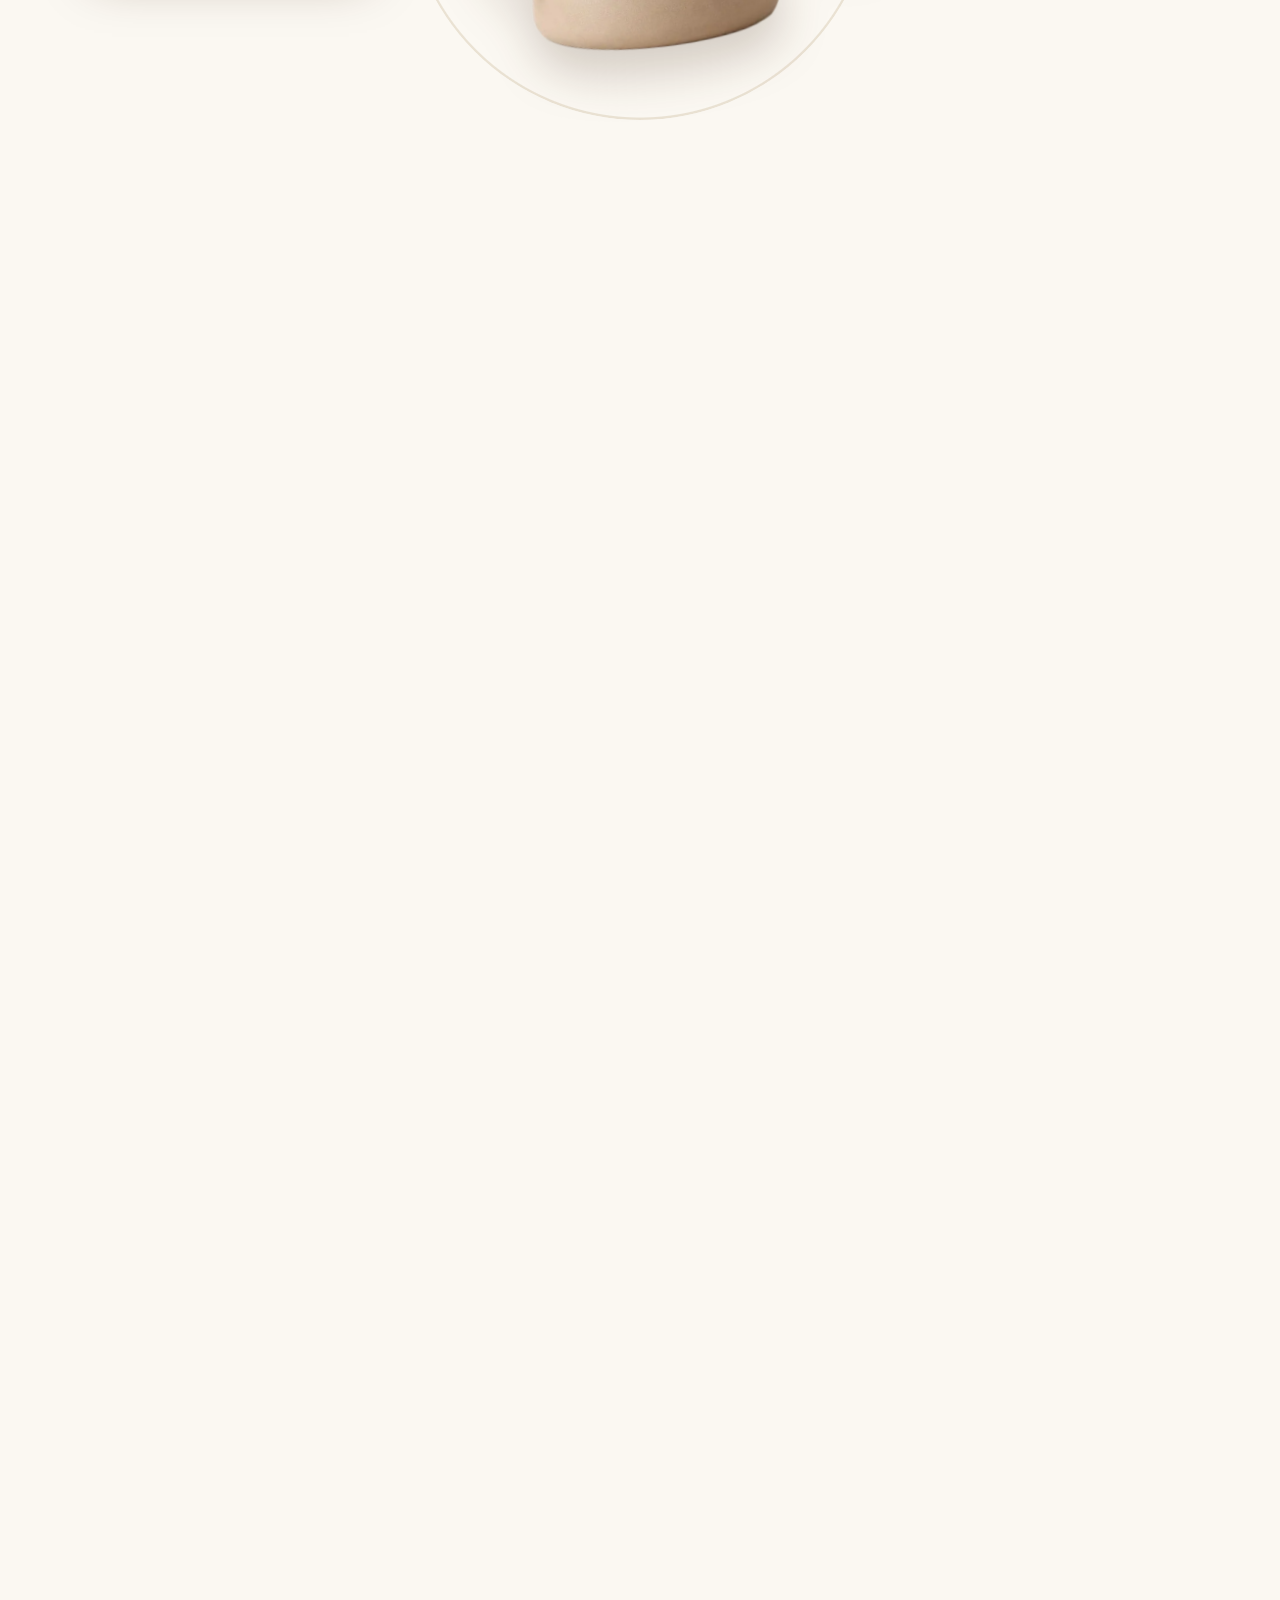
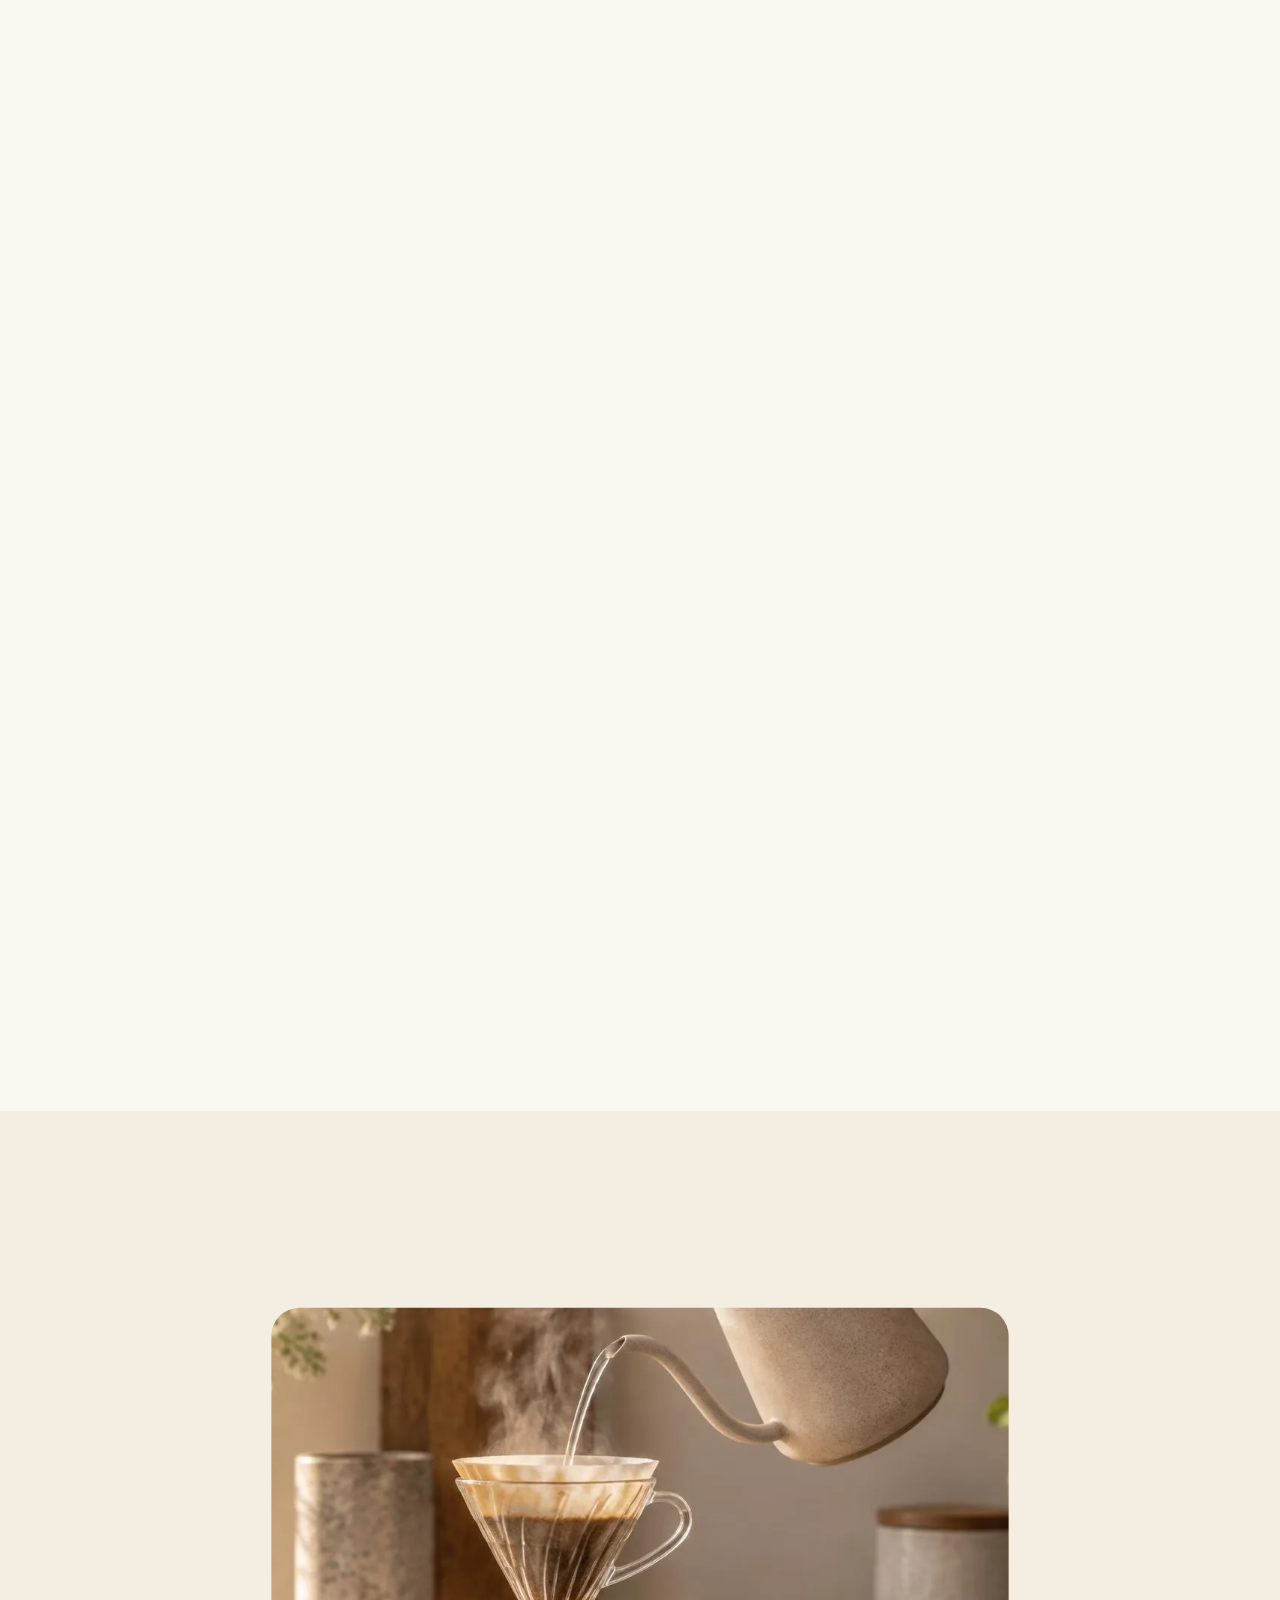
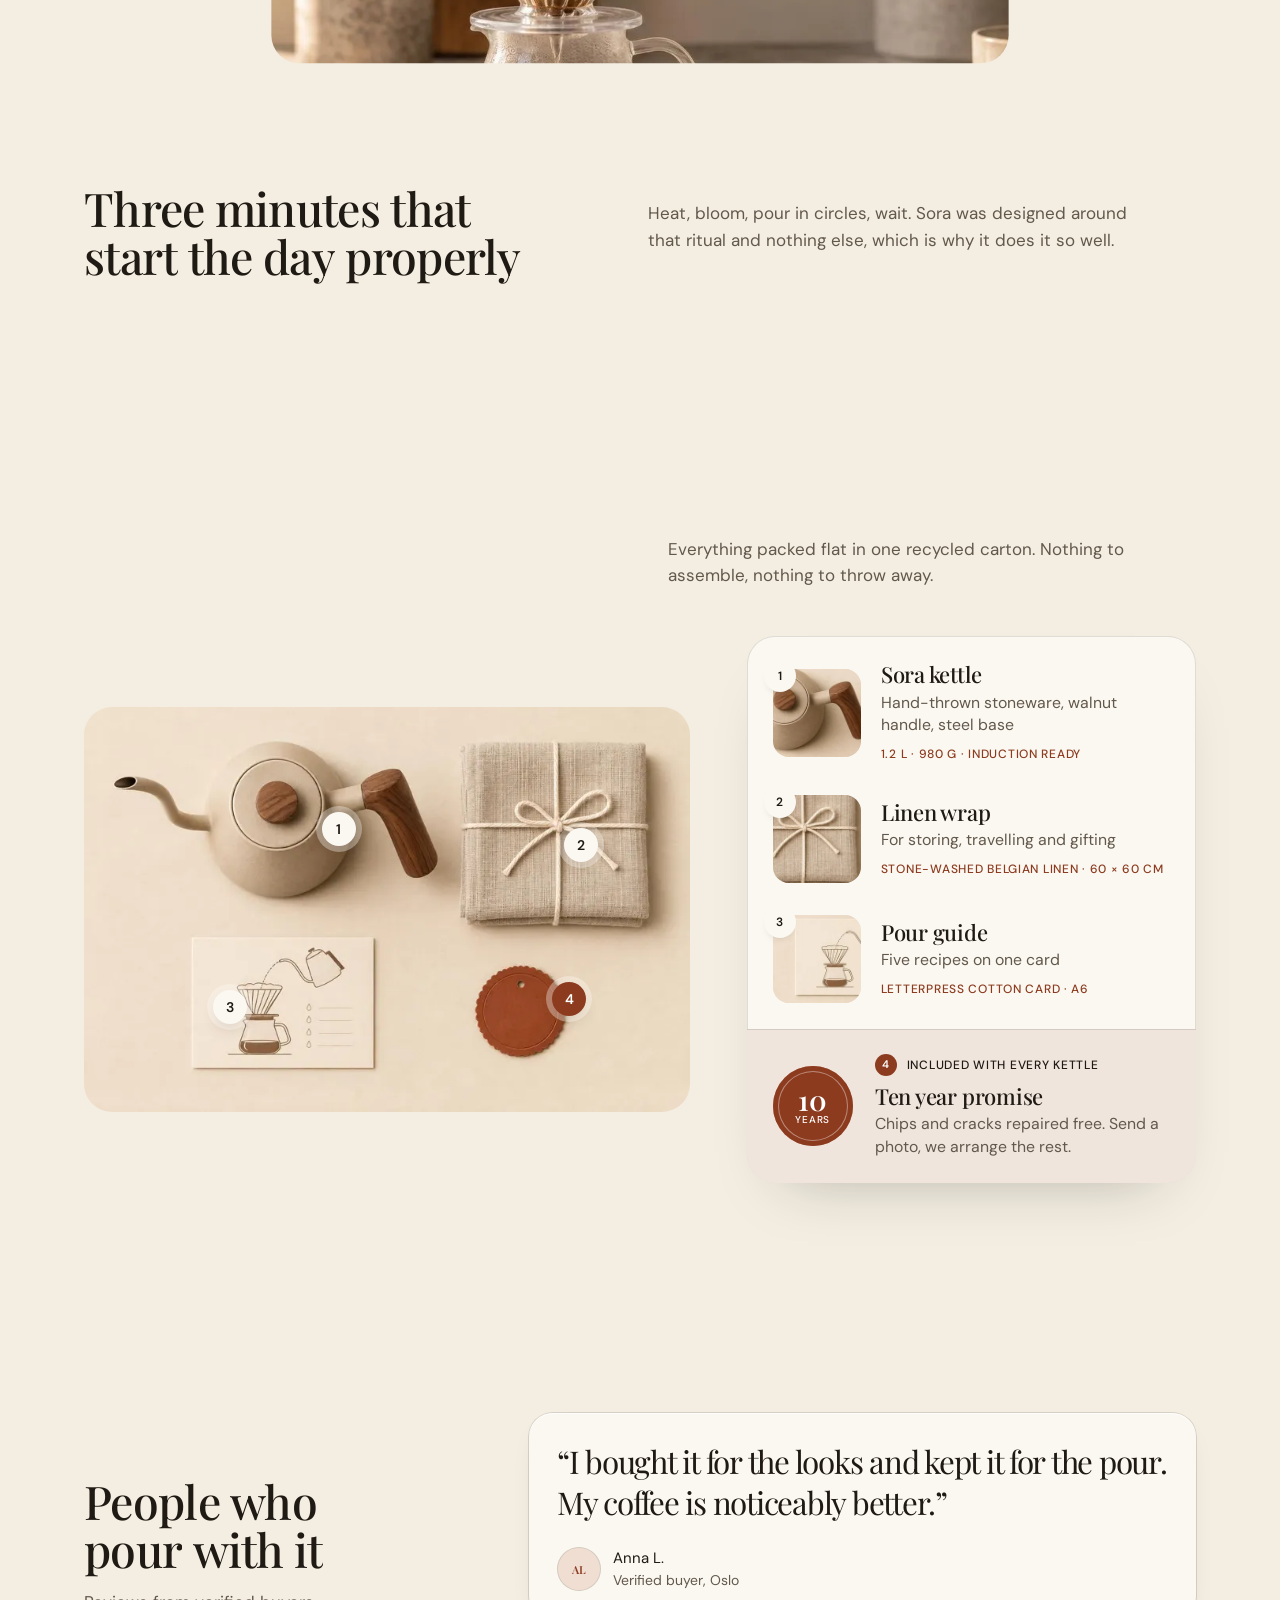
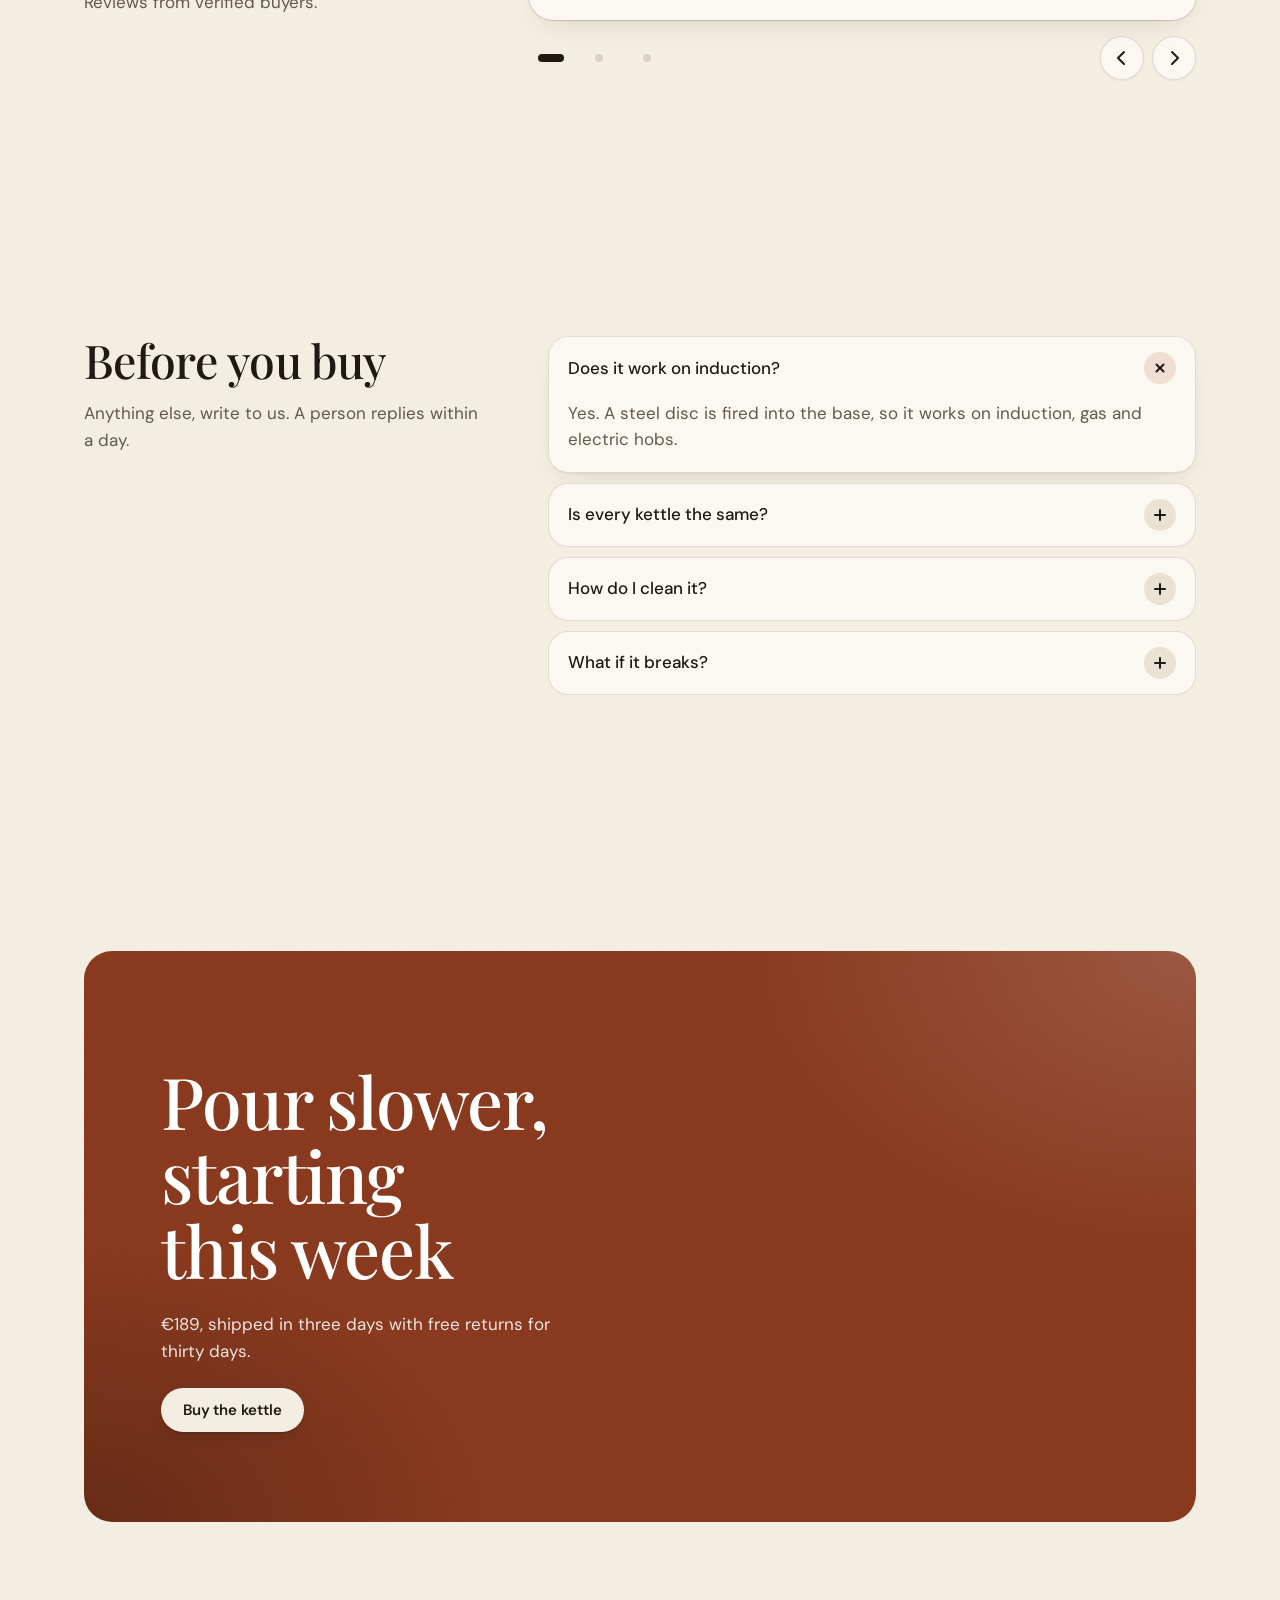
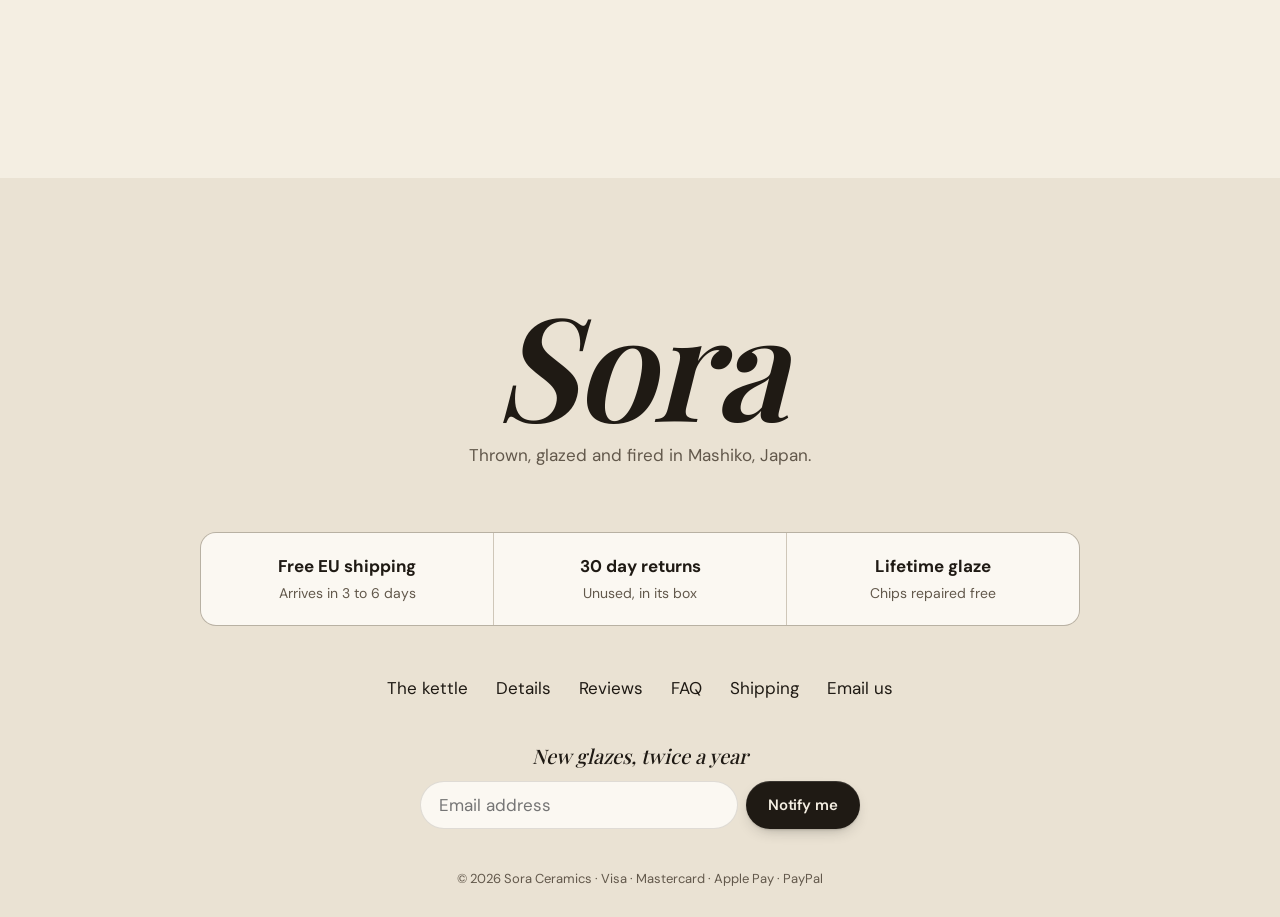
<file: com.pana.websites/templates/product/index.html>
<!doctype html>
<html lang="en" class="no-js">
<head>
<meta charset="utf-8">
<meta name="viewport" content="width=device-width, initial-scale=1">
<title>Sora Kettle · Hand-thrown pour-over kettle</title>
<meta name="description" content="The Sora pour-over kettle: hand-thrown stoneware, walnut handle, 4 mm gooseneck. Works on induction. €189, ships in three days.">
<meta name="theme-color" content="#F4EEE2">
<meta property="og:type" content="website"><meta property="og:title" content="Sora Kettle · Hand-thrown pour-over kettle"><meta property="og:description" content="The Sora pour-over kettle: hand-thrown stoneware, walnut handle, 4 mm gooseneck. Works on induction. €189, ships in three days.">
<meta name="twitter:card" content="summary_large_image">
<link rel="icon" href="favicon.svg" type="image/svg+xml">
<link rel="preload" href="fonts/mono.woff2" as="font" type="font/woff2" crossorigin>
<link rel="preload" href="fonts/dmsans.woff2" as="font" type="font/woff2" crossorigin>
<link rel="preload" href="fonts/playfair.woff2" as="font" type="font/woff2" crossorigin>
<link rel="preload" href="img/k1.webp" as="image" fetchpriority="high">
<link rel="stylesheet" href="styles.css">
<script>var d=document.documentElement;d.classList.remove('no-js');if(!matchMedia('(prefers-reduced-motion: reduce)').matches)d.classList.add('mo')</script>
<script type="application/ld+json">{"@context":"https://schema.org","@type":"Product","name":"Sora Kettle","description":"Hand-thrown stoneware pour-over kettle with walnut handle","offers":{"@type":"Offer","price":"189","priceCurrency":"EUR","availability":"https://schema.org/InStock"}}</script>
</head>
<body>
<a class="skip" href="#main">Skip to content</a>
<div class="m4-ann"><p>Free shipping in the EU · Each kettle ships in 3 days</p></div><header class="m4"><details class="m4-m"><summary aria-label="Menu"><span class="bg" aria-hidden="true"><i></i><i></i></span></summary><ul><li><a href="#specs">Details</a></li><li><a href="#ritual">Ritual</a></li><li><a href="#reviews">Reviews</a></li><li><a href="#faq">FAQ</a></li></ul></details><nav aria-label="Main" class="m4-l"><ul><li><a href="#specs">Details</a></li><li><a href="#ritual">Ritual</a></li></ul></nav><a class="m4-logo" href="#top">Sora</a><nav aria-label="More" class="m4-r"><ul><li><a href="#reviews">Reviews</a></li><li><a href="#faq">FAQ</a></li></ul></nav><a class="m4-bag" href="#buy"><svg width="18" height="18" viewBox="0 0 18 18" aria-hidden="true"><path d="M3.5 6h11l-1 10h-9zM6.5 6V4.5a2.5 2.5 0 015 0V6" fill="none" stroke="currentColor" stroke-width="1.5"/></svg><span>€189</span></a></header>
<main id="main">
<section class="h4" id="top" aria-labelledby="h1">
 <div class="h4-stage">
  <p class="h4-word h4-l" aria-hidden="true">So</p><p class="h4-word h4-r" aria-hidden="true">ra</p>
  <img class="h4-prod" src="img/k1.webp" width="990" height="692" alt="Sora pour-over kettle in sand ceramic with a walnut handle" fetchpriority="high">
  <div class="h4-tags" aria-hidden="true"><span class="h4-tag t1">0.9 L</span><span class="h4-tag t2">Hand-thrown stoneware</span><span class="h4-tag t3">Walnut handle</span></div>
 </div>
 <div class="wrap h4-copy">
  <h1 id="h1"><span class="eyebrow">The Sora Kettle</span><span class="h4-h">A slower pour, <em>on purpose.</em></span></h1>
  <div class="h4-buy"><p><b>€189</b><span>Ships in 3 days · Free returns</span></p><a class="btn btn--accent" href="#buy">Buy the kettle</a></div>
 </div>
</section>
<section class="sp" id="specs" aria-labelledby="sp-h" style="--n:4">
 <div class="sp-stick">
  <div class="wrap sp-head"><h2 id="sp-h">Four details, one pour</h2><ol class="sp-dots" aria-hidden="true"><li>01</li><li>02</li><li>03</li><li>04</li></ol></div>
  <div class="sp-stage"><div class="sp-ring" aria-hidden="true"></div><img class="sp-prod" src="img/k1.webp" width="990" height="692" alt="" loading="lazy"></div>
  <div class="sp-panels"><article class="sp-p" data-i="0"><span class="sp-n">01</span><h3>Spout</h3><p>A 4 mm gooseneck that pours in a thread, so the grounds bloom evenly instead of flooding.</p><p class="sp-v"><b>4 mm</b><span>pour width</span></p></article><article class="sp-p" data-i="1"><span class="sp-n">02</span><h3>Body</h3><p>Thrown by hand in Mashiko stoneware and glazed inside, so it holds heat for the whole brew.</p><p class="sp-v"><b>0.9 L</b><span>capacity</span></p></article><article class="sp-p" data-i="2"><span class="sp-n">03</span><h3>Handle</h3><p>Oiled walnut, set away from the body. It stays cool, and it gets better with every year of hands.</p><p class="sp-v"><b>36°C</b><span>handle at boil</span></p></article><article class="sp-p" data-i="3"><span class="sp-n">04</span><h3>Base</h3><p>Works on gas, electric and induction through a steel disc fired into the foot.</p><p class="sp-v"><b>3</b><span>hob types</span></p></article></div>
 </div>
</section>
<section class="rt" id="ritual" aria-labelledby="rt-h"><div class="rt-media"><img class="ph-img" src="img/k2.webp" width="1536" height="1024" alt="Pouring from the Sora kettle into a glass dripper on a stone counter" loading="lazy"></div>
 <div class="wrap rt-copy"><h2 id="rt-h" class="rv">Three minutes that start the day properly</h2><p class="lede rv d1">Heat, bloom, pour in circles, wait. Sora was designed around that ritual and nothing else, which is why it does it so well.</p></div></section>
<section class="spec kb" id="box" aria-labelledby="box-h"><div class="wrap">
 <div class="kb-head"><p class="kb-eye rv">What arrives</p><h2 id="box-h" class="rv d1">In the box</h2><p class="kb-lede rv d2">Everything packed flat in one recycled carton. Nothing to assemble, nothing to throw away.</p></div>
 <div class="kb-grid">
  <figure class="kb-fig rv"><img src="img/box.webp" srcset="img/box-s.webp 768w, img/box.webp 1536w" sizes="(min-width:900px) 58vw, 100vw" width="1536" height="1024" alt="Top-down flat-lay of the box contents: Sora kettle, folded linen wrap, pour guide card and warranty seal" loading="lazy">
   <span class="kb-pin" style="left:42%;top:30%" data-pin="1" aria-hidden="true">1</span><span class="kb-pin" style="left:82%;top:34%" data-pin="2" aria-hidden="true">2</span><span class="kb-pin" style="left:24%;top:74%" data-pin="3" aria-hidden="true">3</span><span class="kb-pin kb-pin--a" style="left:80%;top:72%" data-pin="4" aria-hidden="true">4</span></figure>
  <div class="kb-side">
   <ol class="kb-list stg">
    <li class="kb-item" data-pin="1" tabindex="0" style="--i:0"><span class="kb-th"><img src="img/kb1.webp" width="96" height="96" alt="" loading="lazy"><span class="kb-pn">1</span></span><div class="kb-tx"><b>Sora kettle</b><span>Hand-thrown stoneware, walnut handle, steel base</span><small>1.2 L &middot; 980 g &middot; induction ready</small></div></li>
    <li class="kb-item" data-pin="2" tabindex="0" style="--i:1"><span class="kb-th"><img src="img/kb2.webp" width="96" height="96" alt="" loading="lazy"><span class="kb-pn">2</span></span><div class="kb-tx"><b>Linen wrap</b><span>For storing, travelling and gifting</span><small>Stone-washed Belgian linen &middot; 60 &times; 60 cm</small></div></li>
    <li class="kb-item" data-pin="3" tabindex="0" style="--i:2"><span class="kb-th"><img src="img/kb3.webp" width="96" height="96" alt="" loading="lazy"><span class="kb-pn">3</span></span><div class="kb-tx"><b>Pour guide</b><span>Five recipes on one card</span><small>Letterpress cotton card &middot; A6</small></div></li>
   </ol>
   <div class="kb-promise kb-item" data-pin="4" tabindex="0"><span class="kb-seal" aria-hidden="true"><b>10</b><i>years</i></span><div class="kb-tx"><span class="kb-pe"><span class="kb-pn">4</span>Included with every kettle</span><b>Ten year promise</b><span>Chips and cracks repaired free. Send a photo, we arrange the rest.</span></div></div>
  </div>
 </div></div></section>
<section class="spec" id="reviews" aria-labelledby="tst-h">
  <div class="wrap tst">
    <div>
      <h2 id="tst-h" class="rv">People who pour with it</h2>
      <p class="lede rv d1">Reviews from verified buyers.</p>
    </div>
    <div>
      <div class="tst-stage card" id="tst" aria-live="polite">
        <figure class="quote on" style="margin:0"><blockquote>“I bought it for the looks and kept it for the pour. My coffee is noticeably better.”</blockquote><footer><i aria-hidden="true">AL</i><div>Anna L.<span>Verified buyer, Oslo</span></div></footer></figure>
        <figure class="quote" style="margin:0"><blockquote>“The handle really does stay cool. Heavy in the best way.”</blockquote><footer><i aria-hidden="true">MR</i><div>Marco R.<span>Verified buyer, Turin</span></div></footer></figure>
        <figure class="quote" style="margin:0"><blockquote>“Third one I have bought. The other two were gifts and both people wrote to thank me.”</blockquote><footer><i aria-hidden="true">JT</i><div>Jun T.<span>Verified buyer, Osaka</span></div></footer></figure>
      </div>
      <div class="tst-ctrl" style="margin-top:16px">
        <div class="dots" id="tdots"><button aria-label="Quote 1" aria-current="true"></button><button aria-label="Quote 2"></button><button aria-label="Quote 3"></button></div>
        <button class="iconbtn" data-t="-1" aria-label="Previous quote"><svg width="18" height="18" viewBox="0 0 18 18" aria-hidden="true"><path d="M11 3L5 9l6 6" fill="none" stroke="currentColor" stroke-width="2" stroke-linecap="round"/></svg></button>
        <button class="iconbtn" data-t="1" aria-label="Next quote"><svg width="18" height="18" viewBox="0 0 18 18" aria-hidden="true"><path d="M7 3l6 6-6 6" fill="none" stroke="currentColor" stroke-width="2" stroke-linecap="round"/></svg></button>
      </div>
    </div>
  </div>
</section>
<section class="spec" id="faq" aria-labelledby="faq-h">
  <div class="wrap faq">
    <div><h2 id="faq-h" class="rv">Before you buy</h2><p class="lede rv d1">Anything else, write to us. A person replies within a day.</p></div>
    <div class="faq-list">
      <details class="rv" open><summary>Does it work on induction?<i aria-hidden="true"></i></summary><div class="ans"><div><p>Yes. A steel disc is fired into the base, so it works on induction, gas and electric hobs.</p></div></div></details>
      <details class="rv d1"><summary>Is every kettle the same?<i aria-hidden="true"></i></summary><div class="ans"><div><p>Each is thrown by hand, so the glaze varies slightly. That is part of the point.</p></div></div></details>
      <details class="rv d2"><summary>How do I clean it?<i aria-hidden="true"></i></summary><div class="ans"><div><p>Rinse with warm water and let it air dry. Oil the handle once a season.</p></div></div></details>
      <details class="rv d3"><summary>What if it breaks?<i aria-hidden="true"></i></summary><div class="ans"><div><p>Chips and cracks are repaired free for ten years. Send a photo and we arrange the rest.</p></div></div></details>
    </div>
  </div>
</section>
<section class="spec" id="buy" aria-labelledby="cta-h">
  <div class="wrap">
    <div class="cta rv"><span class="cta-grid" aria-hidden="true"></span>
      <h2 id="cta-h">Pour slower, starting this week</h2>
      <p>€189, shipped in three days with free returns for thirty days.</p>
      <a class="btn" href="mailto:hello@example.com">Buy the kettle</a>
    </div>
  </div>
</section>
</main>
<footer class="f4"><div class="wrap"><a class="f4-logo" href="#top">Sora</a><p class="f4-tag">Thrown, glazed and fired in Mashiko, Japan.</p>
<ul class="f4-trust"><li><b>Free EU shipping</b><span>Arrives in 3 to 6 days</span></li><li><b>30 day returns</b><span>Unused, in its box</span></li><li><b>Lifetime glaze</b><span>Chips repaired free</span></li></ul>
<nav class="f4-nav" aria-label="Footer"><ul><li><a href="#top">The kettle</a></li><li><a href="#specs">Details</a></li><li><a href="#reviews">Reviews</a></li><li><a href="#faq">FAQ</a></li><li><a href="#faq">Shipping</a></li><li><a href="mailto:hello@example.com">Email us</a></li></ul></nav>
<form class="f4-sub" action="mailto:hello@example.com" method="post" enctype="text/plain"><label for="f4e">New glazes, twice a year</label><div><input id="f4e" type="email" name="email" placeholder="Email address" autocomplete="email"><button class="btn" type="submit">Notify me</button></div></form>
<p class="f4-base">© 2026 Sora Ceramics · Visa · Mastercard · Apple Pay · PayPal</p></div></footer><div class="sbar" aria-hidden="true"><span><b>Sora Kettle</b> €189</span><a class="btn btn--accent" href="#buy" tabindex="-1">Buy</a></div>
<div class="progress" aria-hidden="true"><i></i></div>
<script src="app.js" defer></script>
<script src="js/kb.js" defer></script>
</body>
</html>
</file>
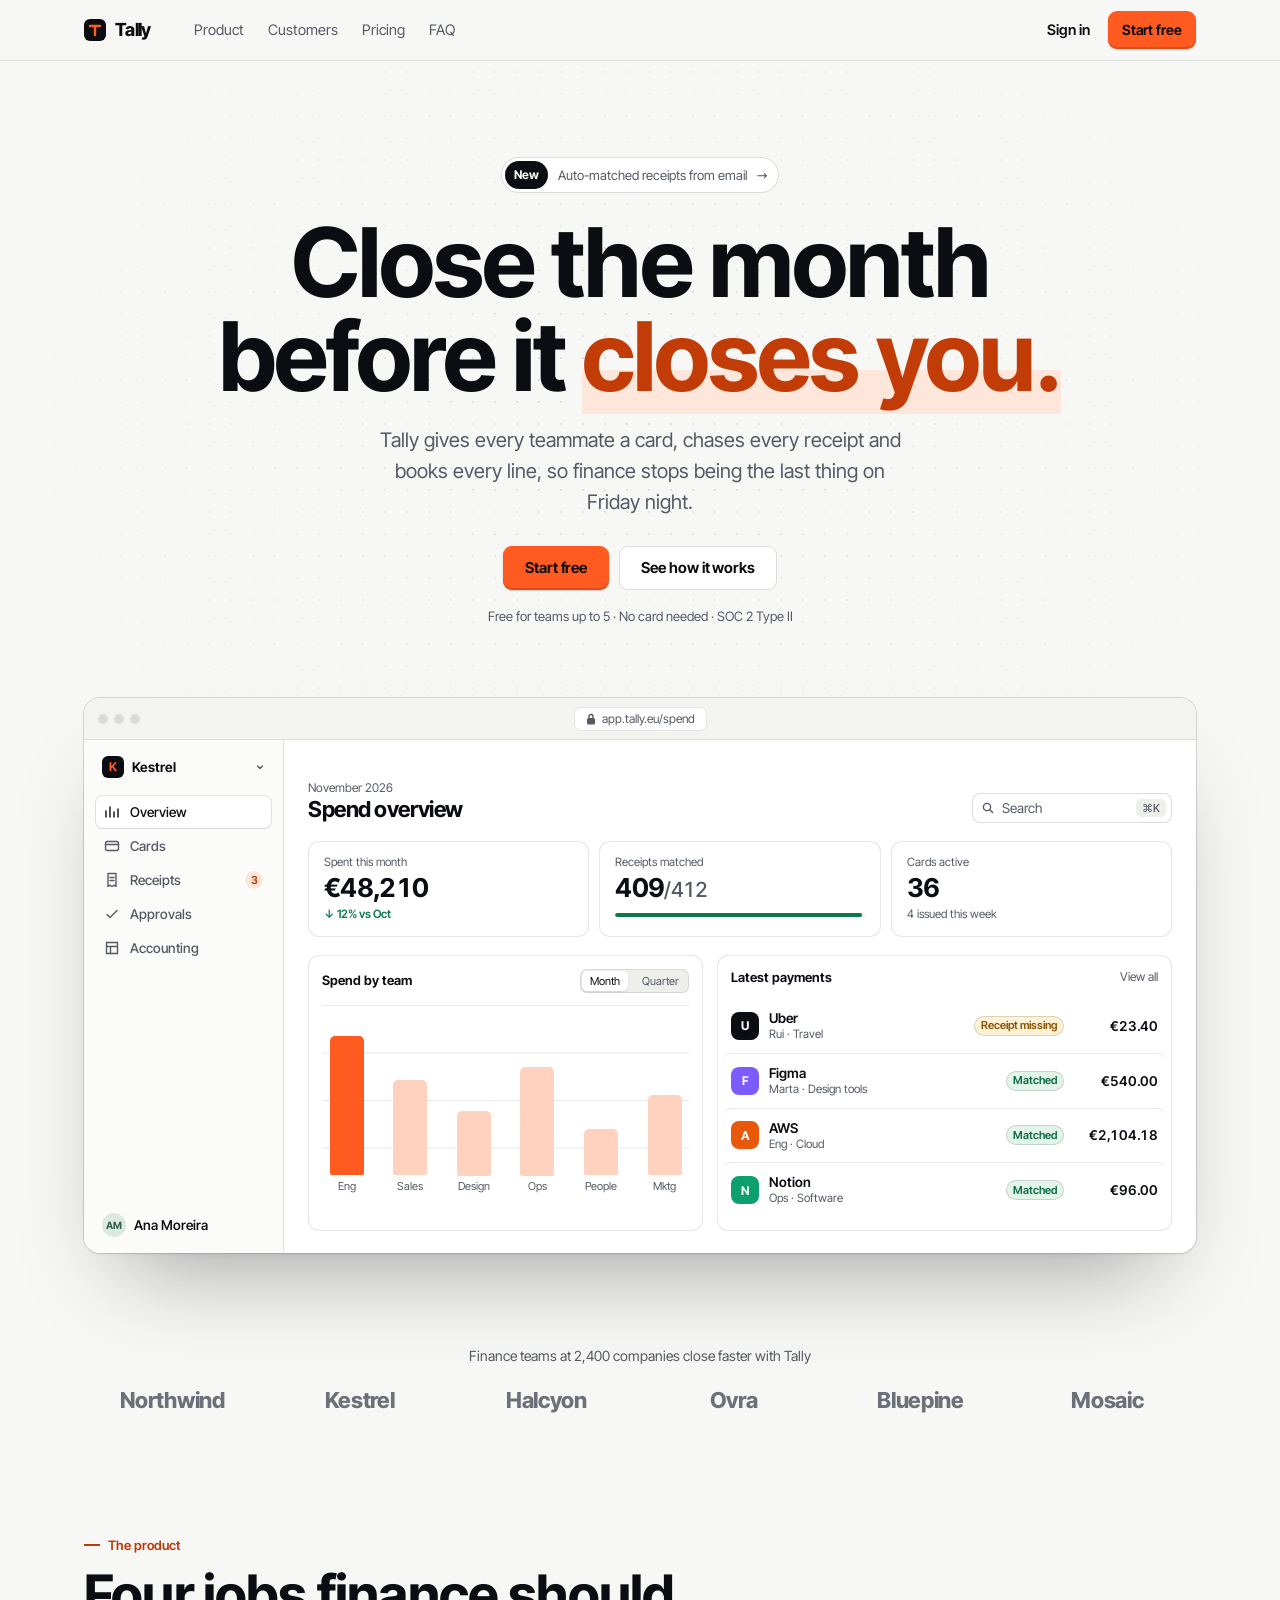
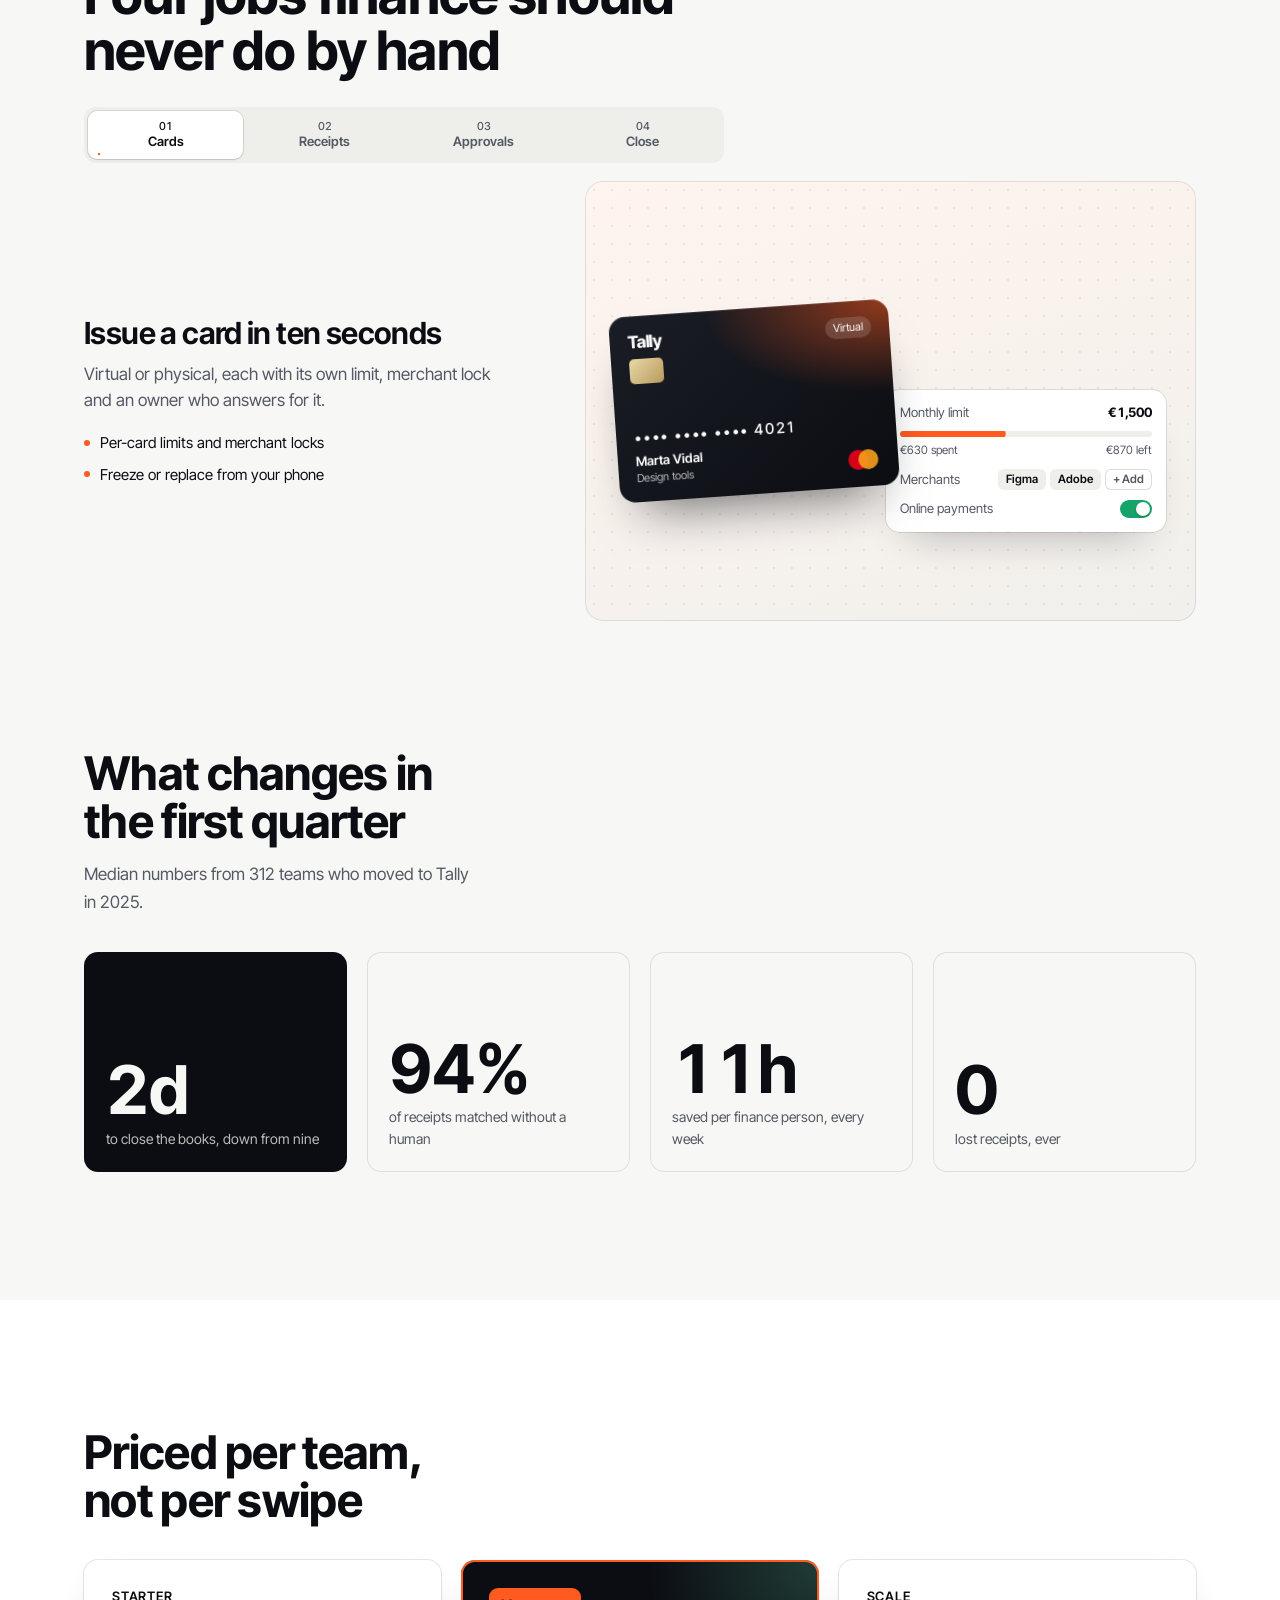
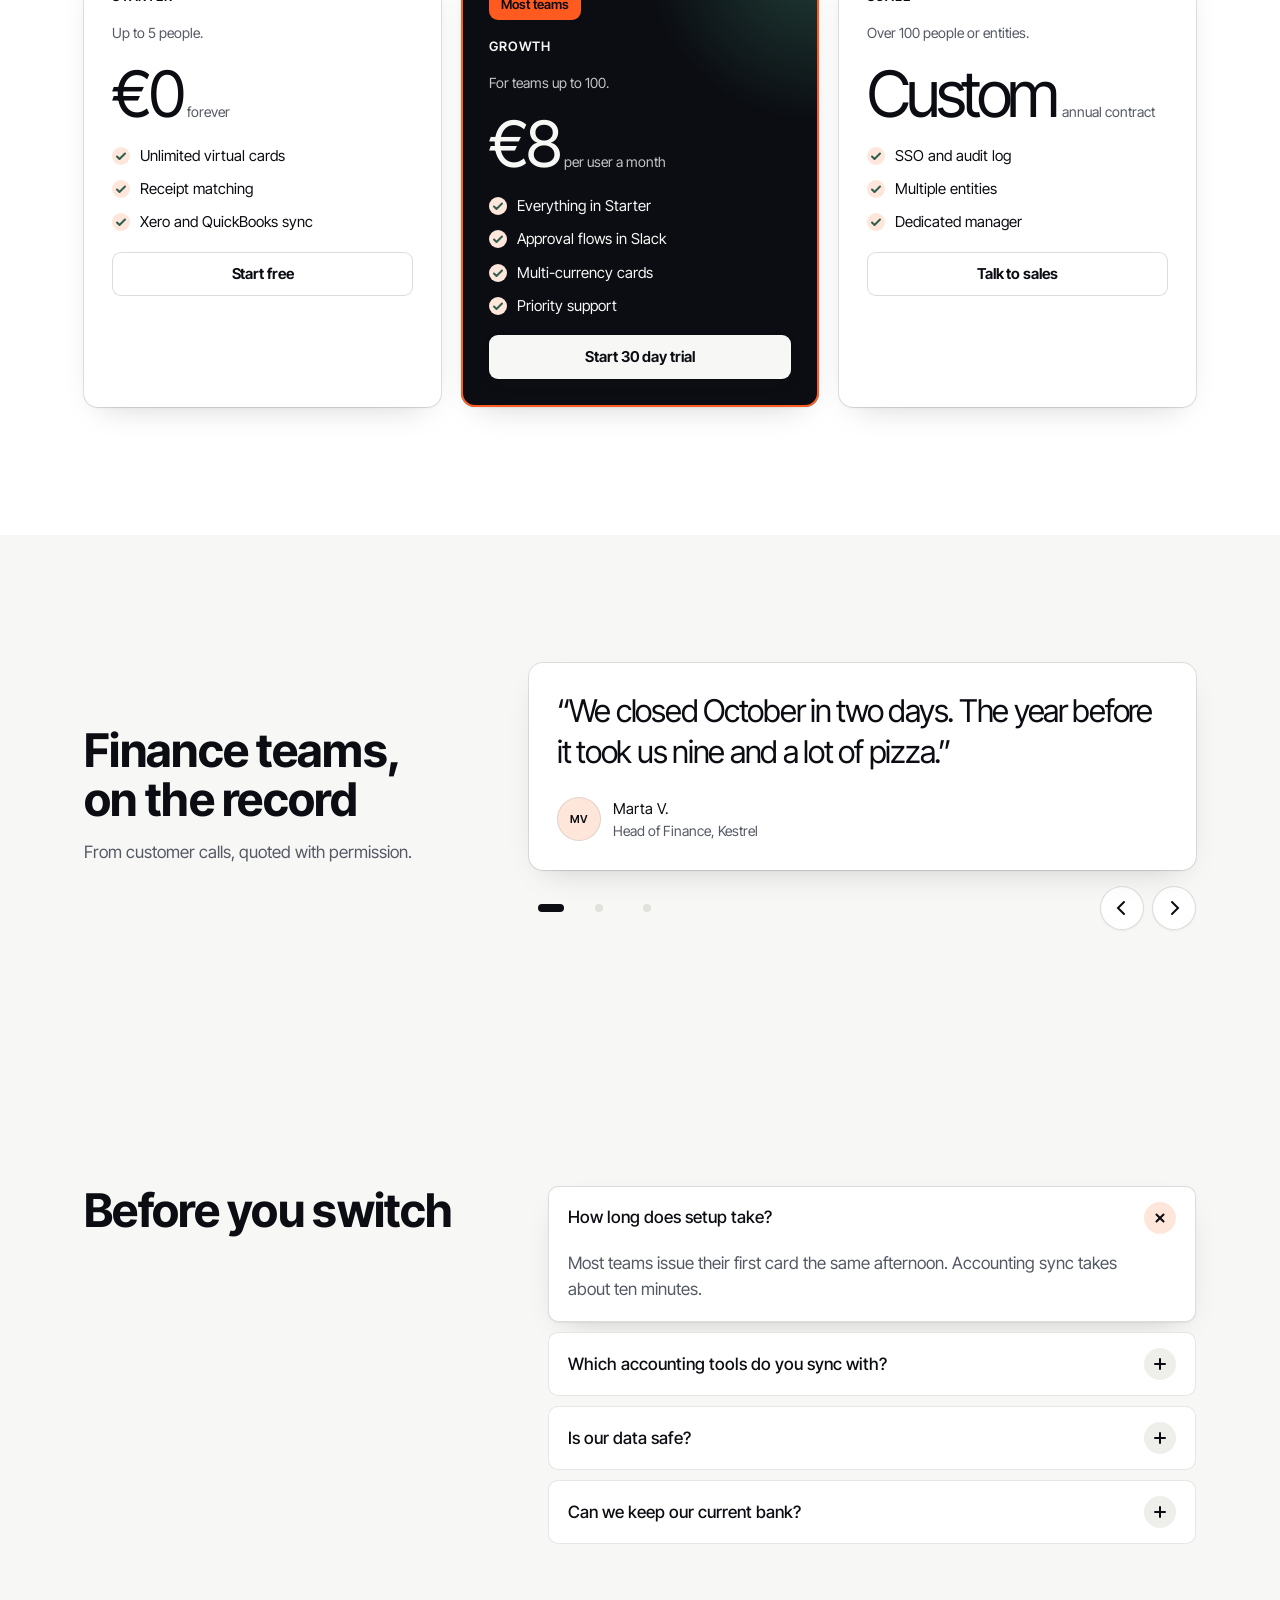
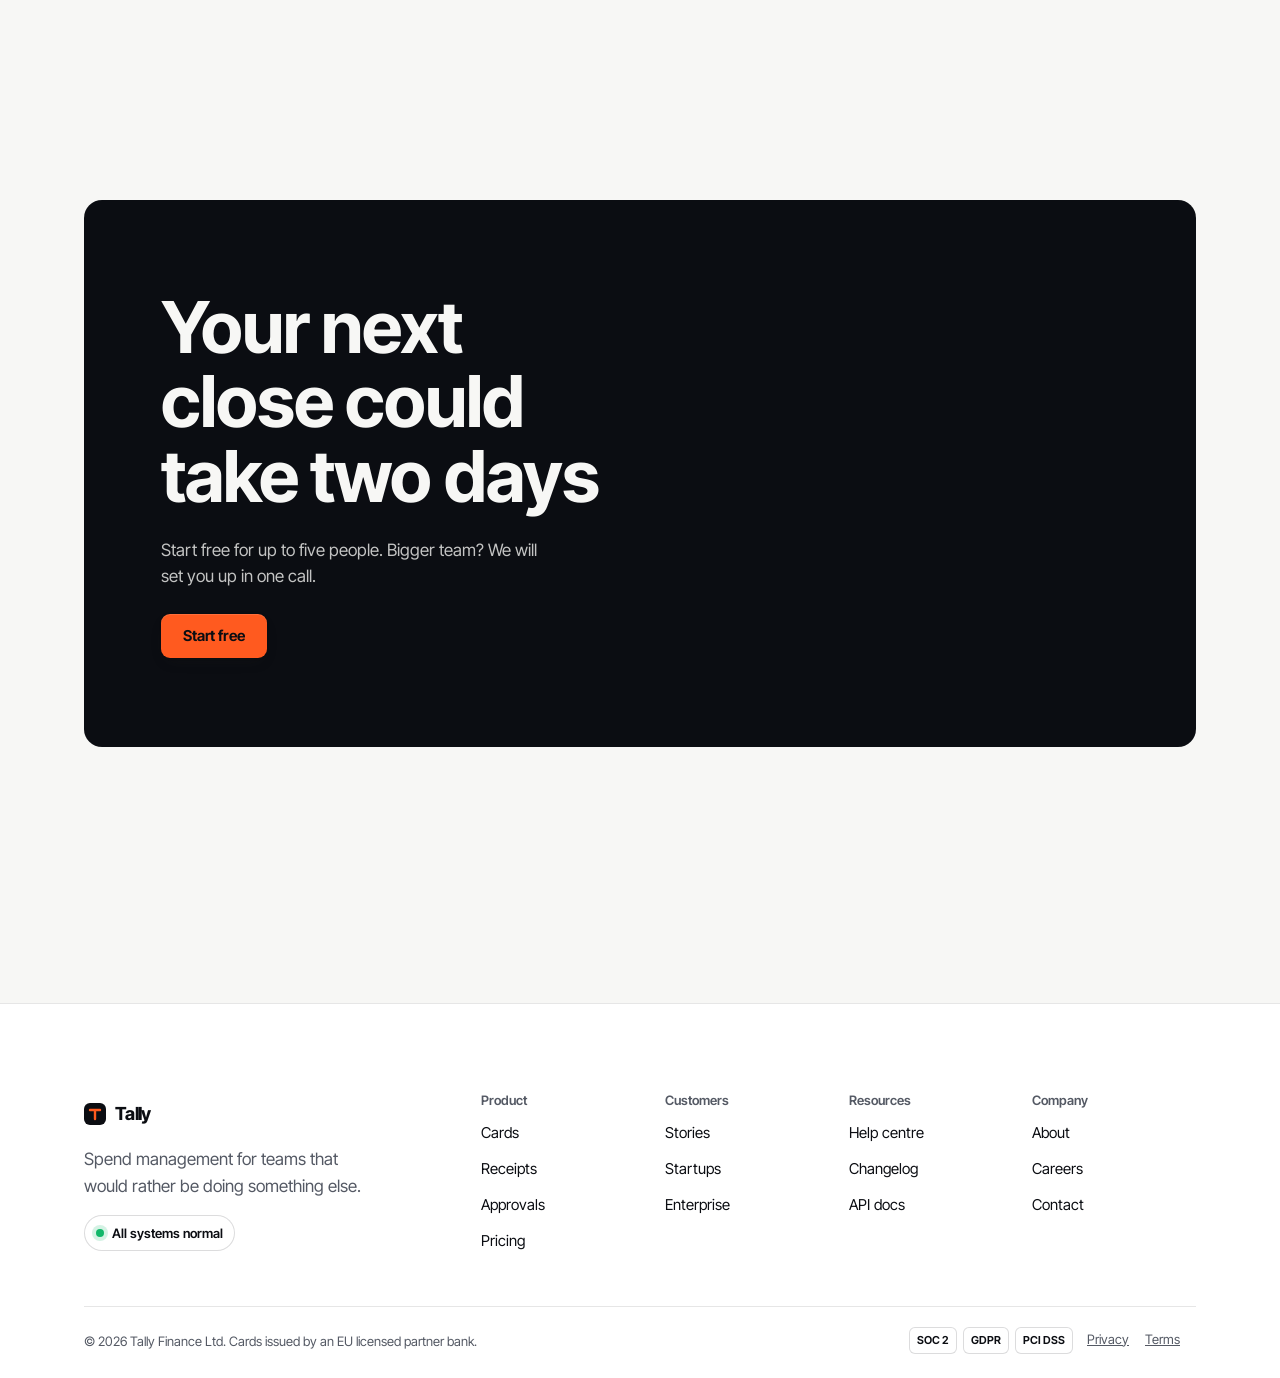
<file: com.pana.websites/templates/saas/index.html>
<!doctype html>
<html lang="en" class="no-js">
<head>
<meta charset="utf-8">
<meta name="viewport" content="width=device-width, initial-scale=1">
<title>Tally · Spend management that closes the month in two days</title>
<meta name="description" content="Tally gives every teammate a card, matches every receipt automatically and syncs every line to your books. Free for teams up to five.">
<meta name="theme-color" content="#F7F7F5">
<meta property="og:type" content="website"><meta property="og:title" content="Tally · Spend management that closes the month in two days"><meta property="og:description" content="Tally gives every teammate a card, matches every receipt automatically and syncs every line to your books. Free for teams up to five.">
<meta name="twitter:card" content="summary_large_image">
<link rel="icon" href="favicon.svg" type="image/svg+xml">
<link rel="preload" href="fonts/mono.woff2" as="font" type="font/woff2" crossorigin>
<link rel="preload" href="fonts/intertight.woff2" as="font" type="font/woff2" crossorigin>

<link rel="stylesheet" href="styles.css">
<script>var d=document.documentElement;d.classList.remove('no-js');if(!matchMedia('(prefers-reduced-motion: reduce)').matches)d.classList.add('mo')</script>
<script type="application/ld+json">{"@context":"https://schema.org","@type":"SoftwareApplication","name":"Tally","applicationCategory":"BusinessApplication","operatingSystem":"Web","offers":{"@type":"Offer","price":"0","priceCurrency":"EUR"}}</script>
</head>
<body>
<a class="skip" href="#main">Skip to content</a>
<header class="m7"><div class="m7-in"><a class="m7-b" href="#top"><svg width="22" height="22" viewBox="0 0 22 22" aria-hidden="true"><rect width="22" height="22" rx="6" fill="var(--ink)"/><path d="M6 7h10M11 7v9" stroke="var(--accent)" stroke-width="2.4" stroke-linecap="round"/></svg>Tally</a>
<nav aria-label="Main" class="m7-nav"><ul><li><a href="#product">Product</a></li><li><a href="#reviews">Customers</a></li><li><a href="#pricing">Pricing</a></li><li><a href="#faq">FAQ</a></li></ul></nav>
<div class="m7-act"><a class="m7-sign" href="#cta">Sign in</a><a class="btn btn--accent m7-cta" href="#cta">Start free</a></div>
<details class="m7-m"><summary aria-label="Open menu"><span class="bg" aria-hidden="true"><i></i><i></i></span></summary><div class="m7-sheet"><ul><li><a href="#product">Product<span aria-hidden="true">→</span></a></li><li><a href="#reviews">Customers<span aria-hidden="true">→</span></a></li><li><a href="#pricing">Pricing<span aria-hidden="true">→</span></a></li><li><a href="#faq">FAQ<span aria-hidden="true">→</span></a></li></ul><a class="btn btn--accent" href="#cta">Start free</a><a class="btn btn--ghost" href="#cta">Sign in</a></div></details></div></header>
<main id="main">
<section class="h7" id="top" aria-labelledby="h1"><div class="wrap">
<a class="h7-pill" href="#product"><b>New</b>Auto-matched receipts from email<span aria-hidden="true">→</span></a>
<h1 id="h1" class="h7-h">Close the month<br>before it <em>closes you.</em></h1>
<p class="h7-lede">Tally gives every teammate a card, chases every receipt and books every line, so finance stops being the last thing on Friday night.</p>
<div class="h7-cta"><a class="btn btn--accent" href="#cta">Start free</a><a class="btn btn--ghost" href="#product">See how it works</a></div>
<p class="h7-note">Free for teams up to 5 · No card needed · SOC 2 Type II</p></div>
<div class="h7-stage"><div class="wrap"><div class="app" id="app" aria-label="Tally dashboard preview" role="img">
<div class="app-bar"><span class="app-dots"><i></i><i></i><i></i></span><span class="app-url"><svg width="10" height="12" viewBox="0 0 10 12" aria-hidden="true"><rect x="1" y="5" width="8" height="6.5" rx="1.5" fill="currentColor"/><path d="M3 5V3.5a2 2 0 0 1 4 0V5" fill="none" stroke="currentColor" stroke-width="1.4"/></svg>app.tally.eu/spend</span><span class="app-sp"></span></div>
<div class="app-body">
<aside class="app-side"><span class="app-org"><b>K</b>Kestrel<svg width="10" height="10" viewBox="0 0 10 10" aria-hidden="true"><path d="M2.5 4l2.5 2.5L7.5 4" fill="none" stroke="currentColor" stroke-width="1.4" stroke-linecap="round"/></svg></span>
<nav><span class="on"><svg viewBox="0 0 16 16"><path d="M2 13V7m4 6V3m4 10V8m4 5V5"/></svg>Overview</span><span><svg viewBox="0 0 16 16"><rect x="1.5" y="3.5" width="13" height="9" rx="2"/><path d="M1.5 6.5h13"/></svg>Cards</span><span><svg viewBox="0 0 16 16"><path d="M4 1.5h8v13l-2-1.3-2 1.3-2-1.3-2 1.3z"/><path d="M6 5.5h4M6 8.5h4"/></svg>Receipts<em>3</em></span><span><svg viewBox="0 0 16 16"><path d="M3 8.5l3 3 7-7"/></svg>Approvals</span><span><svg viewBox="0 0 16 16"><path d="M2.5 2.5h11v11h-11zM2.5 6.5h11M6.5 6.5v7"/></svg>Accounting</span></nav>
<span class="app-me"><i>AM</i>Ana Moreira</span></aside>
<div class="app-main">
<div class="app-toast" id="toast"><div><div class="tin"><i><svg width="12" height="12" viewBox="0 0 12 12" aria-hidden="true"><path d="M2.5 6.2l2.3 2.3L9.5 3.5" fill="none" stroke="currentColor" stroke-width="1.8" stroke-linecap="round"/></svg></i><span><b>Receipt matched</b>Uber €23.40, read from email</span><em>Just now</em></div></div></div>
<div class="app-head"><div><small>November 2026</small><b>Spend overview</b></div><span class="app-k"><svg width="12" height="12" viewBox="0 0 12 12" aria-hidden="true"><circle cx="5" cy="5" r="3.6" fill="none" stroke="currentColor" stroke-width="1.4"/><path d="M8 8l2.6 2.6" stroke="currentColor" stroke-width="1.4" stroke-linecap="round"/></svg>Search<kbd>⌘K</kbd></span></div>
<div class="app-kpis">
<div class="kpi"><small>Spent this month</small><b data-to="48210" data-pre="€">€48,210</b><span class="dn">↓ 12% vs Oct</span></div>
<div class="kpi"><small>Receipts matched</small><b>409<span>/412</span></b><span class="mt"><i style="--w:99%"></i></span></div>
<div class="kpi kpi-x"><small>Cards active</small><b>36</b><span>4 issued this week</span></div>
</div>
<div class="app-grid">
<div class="pnl pnl-chart"><div class="pnl-h"><b>Spend by team</b><span class="seg"><i class="on">Month</i><i>Quarter</i></span></div>
<div class="bars2"><div style="--h:.82"><i></i><span>Eng</span></div><div style="--h:.56"><i></i><span>Sales</span></div><div style="--h:.38"><i></i><span>Design</span></div><div style="--h:.64"><i></i><span>Ops</span></div><div style="--h:.27"><i></i><span>People</span></div><div style="--h:.47"><i></i><span>Mktg</span></div></div></div>
<div class="pnl pnl-tx"><div class="pnl-h"><b>Latest payments</b><span class="lnk">View all</span></div>
<ul class="tx"><li><i style="--c:#0B0D12">U</i><span>Uber<small>Rui · Travel</small></span><b>€23.40</b><em class="chip wait" id="txs">Receipt missing</em></li><li><i style="--c:#7C5CFF">F</i><span>Figma<small>Marta · Design tools</small></span><b>€540.00</b><em class="chip ok">Matched</em></li><li><i style="--c:#E8590C">A</i><span>AWS<small>Eng · Cloud</small></span><b>€2,104.18</b><em class="chip ok">Matched</em></li><li><i style="--c:#0E9F6E">N</i><span>Notion<small>Ops · Software</small></span><b>€96.00</b><em class="chip ok">Matched</em></li></ul></div>
</div></div></div>

</div></div></div></section>
<section class="lg7" aria-label="Teams on Tally"><div class="wrap"><p>Finance teams at 2,400 companies close faster with Tally</p><ul><li>Northwind</li><li>Kestrel</li><li>Halcyon</li><li>Ovra</li><li>Bluepine</li><li>Mosaic</li></ul></div></section>
<section class="pd" id="product" aria-labelledby="tb-h"><div class="wrap">
<div class="pd-head"><p class="k7">The product</p><h2 id="tb-h">Four jobs finance should never do by hand</h2></div>
<div class="pd-tabs" role="tablist" aria-label="Product features"><button role="tab" id="tab0" aria-controls="tp0" aria-selected="true" tabindex="0"><span>01</span>Cards<i class="fill"></i></button><button role="tab" id="tab1" aria-controls="tp1" aria-selected="false" tabindex="-1"><span>02</span>Receipts<i class="fill"></i></button><button role="tab" id="tab2" aria-controls="tp2" aria-selected="false" tabindex="-1"><span>03</span>Approvals<i class="fill"></i></button><button role="tab" id="tab3" aria-controls="tp3" aria-selected="false" tabindex="-1"><span>04</span>Close<i class="fill"></i></button></div>
<div class="pd-panes">
<div class="pd-pane on" role="tabpanel" id="tp0" aria-labelledby="tab0"><div class="pd-copy"><h3>Issue a card in ten seconds</h3><p>Virtual or physical, each with its own limit, merchant lock and an owner who answers for it.</p><ul class="pd-pts"><li>Per-card limits and merchant locks</li><li>Freeze or replace from your phone</li></ul></div>
<div class="pd-demo dm-card" aria-hidden="true"><div class="card3"><div class="card3-t"><b>Tally</b><span>Virtual</span></div><i class="chipx"></i><div class="card3-n">•••• •••• •••• 4021</div><div class="card3-b"><span>Marta Vidal<small>Design tools</small></span><svg width="34" height="22" viewBox="0 0 34 22"><circle cx="12" cy="11" r="10" fill="#EB001B" opacity=".9"/><circle cx="22" cy="11" r="10" fill="#F79E1B" opacity=".9"/></svg></div></div>
<div class="ctl"><div class="ctl-r"><span>Monthly limit</span><b>€1,500</b></div><div class="meter"><i style="--w:.42"></i></div><div class="ctl-r sm"><span>€630 spent</span><span>€870 left</span></div>
<div class="ctl-r"><span>Merchants</span><span class="tags"><em>Figma</em><em>Adobe</em><em class="add">+ Add</em></span></div><div class="ctl-r"><span>Online payments</span><span class="sw on"><i></i></span></div></div></div></div>
<div class="pd-pane" role="tabpanel" id="tp1" aria-labelledby="tab1"><div class="pd-copy"><h3>Receipts that find themselves</h3><p>Forward the email or snap the paper. Tally reads it and matches it to the payment before anyone asks.</p><ul class="pd-pts"><li>Reads email, PDF and photos</li><li>Polite reminders until it appears</li></ul></div>
<div class="pd-demo dm-rc" aria-hidden="true"><div class="rcpt"><div class="rcpt-h"><b>Uber</b><small>14 Nov 2026 · Lisbon</small></div><p><span>Trip fare</span><span>€21.10</span></p><p><span>Booking fee</span><span>€2.30</span></p><p class="tot"><span>Total</span><span>€23.40</span></p><i class="scan"></i></div>
<div class="link"><i></i><span>Matched</span></div>
<div class="txc"><i style="--c:#0B0D12">U</i><span>Uber<small>Card 4021 · 14 Nov</small></span><b>€23.40</b><em class="chip ok">✓ Receipt</em></div></div></div>
<div class="pd-pane" role="tabpanel" id="tp2" aria-labelledby="tab2"><div class="pd-copy"><h3>Approvals in the chat you already use</h3><p>Spend over a limit pings the right manager in Slack. One tap to approve, with the context attached.</p><ul class="pd-pts"><li>Routes by team, amount and merchant</li><li>Full context in the message</li></ul></div>
<div class="pd-demo dm-ap" aria-hidden="true"><div class="chat"><div class="chat-h"># finance-approvals</div>
<div class="m"><i class="av t">T</i><div><b>Tally <em>APP</em></b><div class="req"><p><strong>Rui Costa</strong> requests <strong>€2,400</strong></p><small>Offsite venue · Sales · Over €1,000 limit</small><span class="acts"><span class="y">Approve</span><span>Ask why</span></span></div></div></div>
<div class="m m2"><i class="av a">AM</i><div><b>Ana Moreira</b><p>Approved. Have fun, team.</p></div></div>
<div class="m m3"><i class="av t">T</i><div><b>Tally <em>APP</em></b><p class="okl">✓ Card limit raised for Rui until 30 Nov</p></div></div></div></div></div>
<div class="pd-pane" role="tabpanel" id="tp3" aria-labelledby="tab3"><div class="pd-copy"><h3>Books closed on day two</h3><p>Every line is coded and synced to your accounting tool. Month end becomes a review, not a hunt.</p><ul class="pd-pts"><li>Xero, QuickBooks, NetSuite, Sage</li><li>Your own chart of accounts</li></ul></div>
<div class="pd-demo dm-cl" aria-hidden="true"><div class="cl-h"><b>November close</b><span class="chip ok">Day 2</span></div>
<div class="cl-r"><span>Transactions coded</span><b>412 / 412</b><div class="meter"><i style="--w:1"></i></div></div>
<div class="cl-r"><span>Receipts attached</span><b>409 / 412</b><div class="meter"><i style="--w:.993"></i></div></div>
<div class="cl-r"><span>VAT reviewed</span><b>38 / 38</b><div class="meter"><i style="--w:1"></i></div></div>
<div class="cl-s"><svg width="18" height="18" viewBox="0 0 18 18" aria-hidden="true"><circle cx="9" cy="9" r="8" fill="#13B5EA"/><path d="M5.5 6.5l5 5m0-5l-5 5" stroke="#fff" stroke-width="1.6" stroke-linecap="round"/></svg><span>Synced to Xero<small>2 minutes ago</small></span><em class="chip ok">✓ Done</em></div></div></div>
</div></div></section>
<section class="spec" id="stats" aria-labelledby="stats-h">
  <div class="wrap">
    <h2 id="stats-h" class="rv">What changes in the first quarter</h2><p class="lede rv d1">Median numbers from 312 teams who moved to Tally in 2025.</p>
    <div class="stats">
      <div class="stat rv"><b data-count="2" data-suf="d">2d</b><span>to close the books, down from nine</span></div>
      <div class="stat card rv d1"><b data-count="94" data-suf="%">94%</b><span>of receipts matched without a human</span></div>
      <div class="stat card rv d2"><b data-count="11" data-suf="h">11h</b><span>saved per finance person, every week</span></div>
      <div class="stat card rv d3"><b data-count="0">0</b><span>lost receipts, ever</span></div>
    </div>
  </div>
</section>
<section class="spec alt" id="pricing" aria-labelledby="price-h">
  <div class="wrap">
    <div class="price-head">
      <h2 id="price-h" class="rv">Priced per team, not per swipe</h2>
      
    </div>
    <div class="plans"><div class="plan card rv"><h3>Starter</h3><p class="note">Up to 5 people.</p><div class="amt"><b>€0</b><span>forever</span></div><ul><li>Unlimited virtual cards</li><li>Receipt matching</li><li>Xero and QuickBooks sync</li></ul><a class="btn btn--ghost" href="#cta">Start free</a></div><div class="plan plan--pro card rv d1"><span class="badge">Most teams</span><h3>Growth</h3><p class="note">For teams up to 100.</p><div class="amt"><b>€8</b><span>per user a month</span></div><ul><li>Everything in Starter</li><li>Approval flows in Slack</li><li>Multi-currency cards</li><li>Priority support</li></ul><a class="btn" href="#cta">Start 30 day trial</a></div><div class="plan card rv d2"><h3>Scale</h3><p class="note">Over 100 people or entities.</p><div class="amt"><b>Custom</b><span>annual contract</span></div><ul><li>SSO and audit log</li><li>Multiple entities</li><li>Dedicated manager</li></ul><a class="btn btn--ghost" href="#cta">Talk to sales</a></div></div>
  </div>
</section>
<section class="spec" id="reviews" aria-labelledby="tst-h">
  <div class="wrap tst">
    <div>
      <h2 id="tst-h" class="rv">Finance teams, on the record</h2>
      <p class="lede rv d1">From customer calls, quoted with permission.</p>
    </div>
    <div>
      <div class="tst-stage card" id="tst" aria-live="polite">
        <figure class="quote on" style="margin:0"><blockquote>“We closed October in two days. The year before it took us nine and a lot of pizza.”</blockquote><footer><i aria-hidden="true">MV</i><div>Marta V.<span>Head of Finance, Kestrel</span></div></footer></figure>
        <figure class="quote" style="margin:0"><blockquote>“Nobody chases receipts any more. Tally does, politely, until they appear.”</blockquote><footer><i aria-hidden="true">JO</i><div>Jonas O.<span>Controller, Bluepine</span></div></footer></figure>
        <figure class="quote" style="margin:0"><blockquote>“Rolled out to 140 people in a week without a single training session.”</blockquote><footer><i aria-hidden="true">SA</i><div>Sofia A.<span>COO, Halcyon</span></div></footer></figure>
      </div>
      <div class="tst-ctrl" style="margin-top:16px">
        <div class="dots" id="tdots"><button aria-label="Quote 1" aria-current="true"></button><button aria-label="Quote 2"></button><button aria-label="Quote 3"></button></div>
        <button class="iconbtn" data-t="-1" aria-label="Previous quote"><svg width="18" height="18" viewBox="0 0 18 18" aria-hidden="true"><path d="M11 3L5 9l6 6" fill="none" stroke="currentColor" stroke-width="2" stroke-linecap="round"/></svg></button>
        <button class="iconbtn" data-t="1" aria-label="Next quote"><svg width="18" height="18" viewBox="0 0 18 18" aria-hidden="true"><path d="M7 3l6 6-6 6" fill="none" stroke="currentColor" stroke-width="2" stroke-linecap="round"/></svg></button>
      </div>
    </div>
  </div>
</section>
<section class="spec" id="faq" aria-labelledby="faq-h">
  <div class="wrap faq">
    <div><h2 id="faq-h" class="rv">Before you switch</h2><p class="lede rv d1">Talk to a person in the chat, usually under five minutes.</p></div>
    <div class="faq-list">
      <details class="rv" open><summary>How long does setup take?<i aria-hidden="true"></i></summary><div class="ans"><div><p>Most teams issue their first card the same afternoon. Accounting sync takes about ten minutes.</p></div></div></details>
      <details class="rv d1"><summary>Which accounting tools do you sync with?<i aria-hidden="true"></i></summary><div class="ans"><div><p>Xero, QuickBooks, NetSuite and Sage, both ways, with your own chart of accounts.</p></div></div></details>
      <details class="rv d2"><summary>Is our data safe?<i aria-hidden="true"></i></summary><div class="ans"><div><p>SOC 2 Type II, data hosted in the EU, and every card is issued by a licensed EU bank partner.</p></div></div></details>
      <details class="rv d3"><summary>Can we keep our current bank?<i aria-hidden="true"></i></summary><div class="ans"><div><p>Yes. Tally sits next to it and pulls money only when cards are used.</p></div></div></details>
    </div>
  </div>
</section>
<section class="spec" id="cta" aria-labelledby="cta-h">
  <div class="wrap">
    <div class="cta rv">
      <h2 id="cta-h">Your next close could take two days</h2>
      <p>Start free for up to five people. Bigger team? We will set you up in one call.</p>
      <a class="btn" href="#top">Start free</a>
    </div>
  </div>
</section>
</main>
<footer class="f7"><div class="wrap"><div class="f7-top"><div class="f7-brand"><a class="m7-b" href="#top"><svg width="22" height="22" viewBox="0 0 22 22" aria-hidden="true"><rect width="22" height="22" rx="6" fill="var(--ink)"/><path d="M6 7h10M11 7v9" stroke="var(--accent)" stroke-width="2.4" stroke-linecap="round"/></svg>Tally</a><p>Spend management for teams that would rather be doing something else.</p><a class="f7-status" href="#faq"><i></i>All systems normal</a></div>
<nav class="f7-cols" aria-label="Footer"><div><h3>Product</h3><ul><li><a href="#product">Cards</a></li><li><a href="#product">Receipts</a></li><li><a href="#product">Approvals</a></li><li><a href="#pricing">Pricing</a></li></ul></div><div><h3>Customers</h3><ul><li><a href="#reviews">Stories</a></li><li><a href="#pricing">Startups</a></li><li><a href="#pricing">Enterprise</a></li></ul></div><div><h3>Resources</h3><ul><li><a href="#faq">Help centre</a></li><li><a href="#product">Changelog</a></li><li><a href="#product">API docs</a></li></ul></div><div><h3>Company</h3><ul><li><a href="#top">About</a></li><li><a href="mailto:hello@example.com">Careers</a></li><li><a href="mailto:hello@example.com">Contact</a></li></ul></div></nav></div>
<div class="f7-base"><span>© 2026 Tally Finance Ltd. Cards issued by an EU licensed partner bank.</span><span class="f7-badges"><b>SOC 2</b><b>GDPR</b><b>PCI DSS</b></span><span><a href="#faq">Privacy</a><a href="#faq">Terms</a></span></div></div></footer>
<script src="app.js" defer></script>
</body>
</html>
</file>
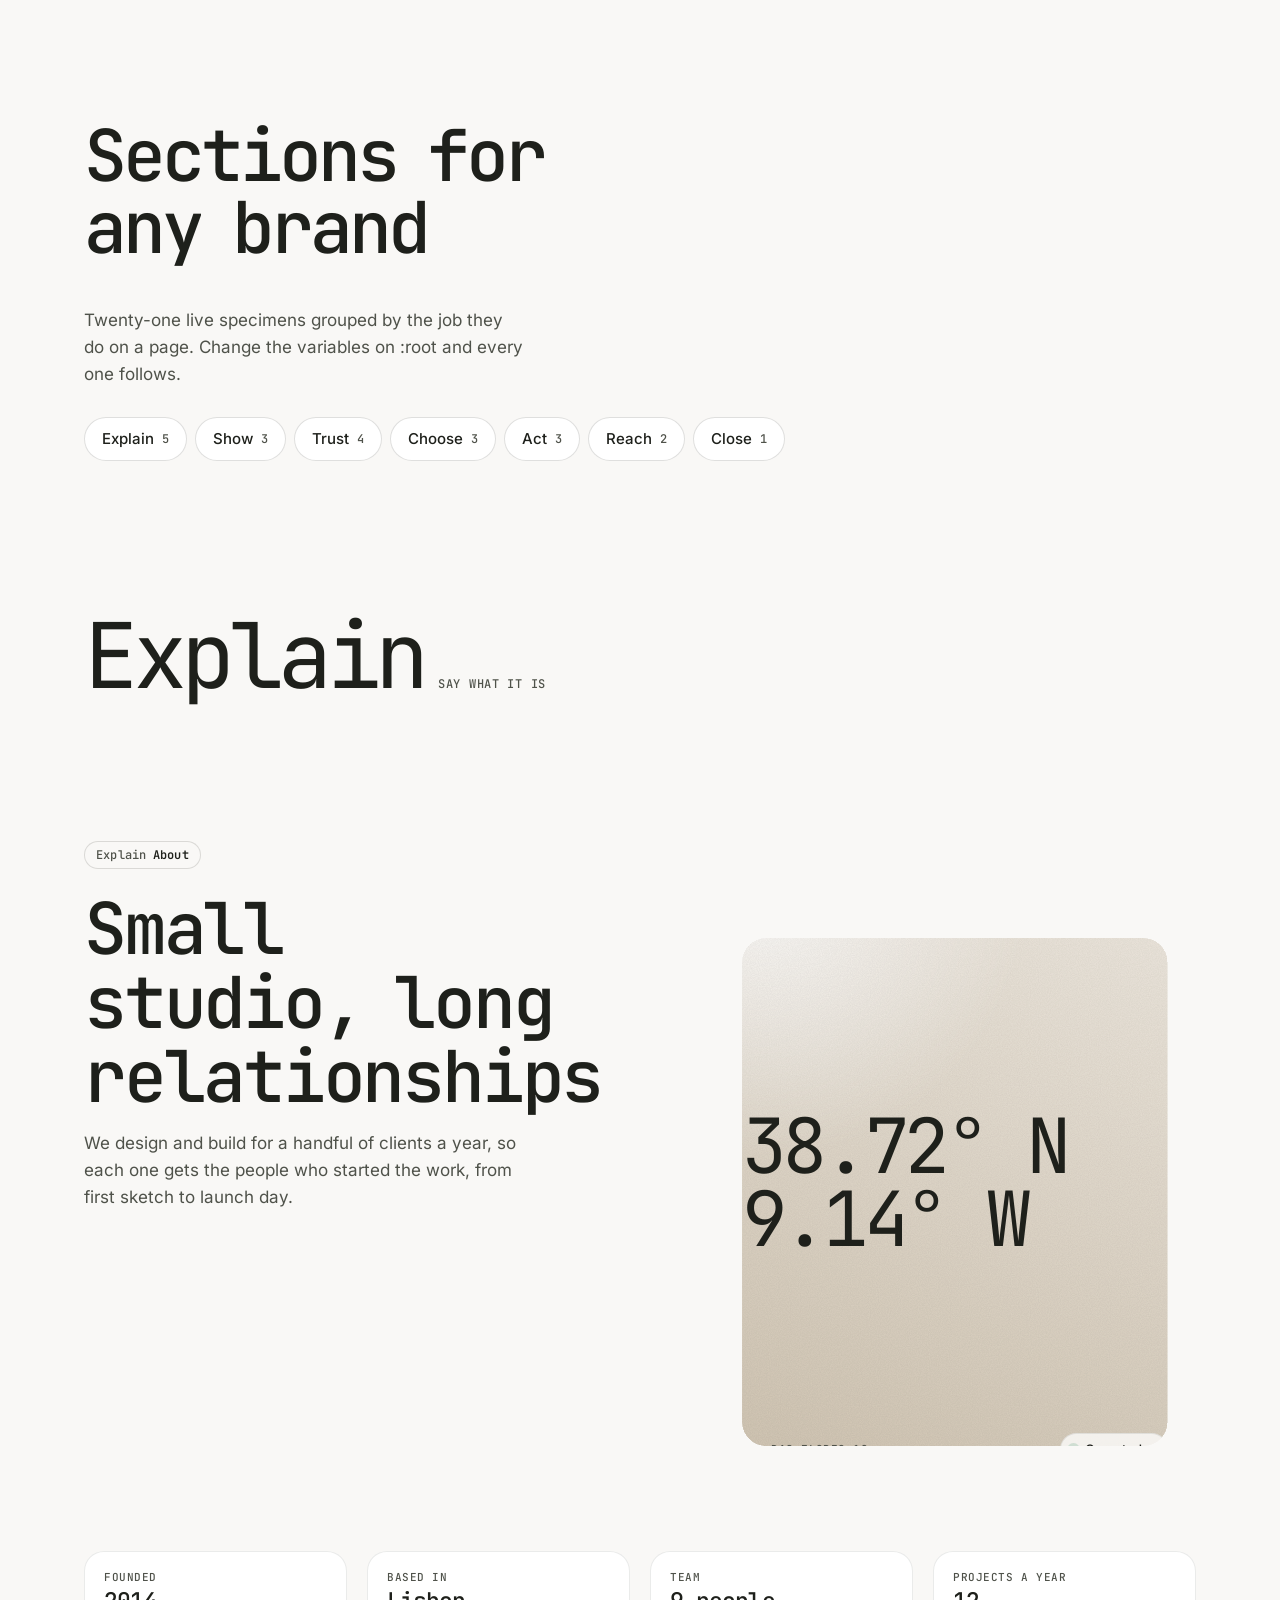
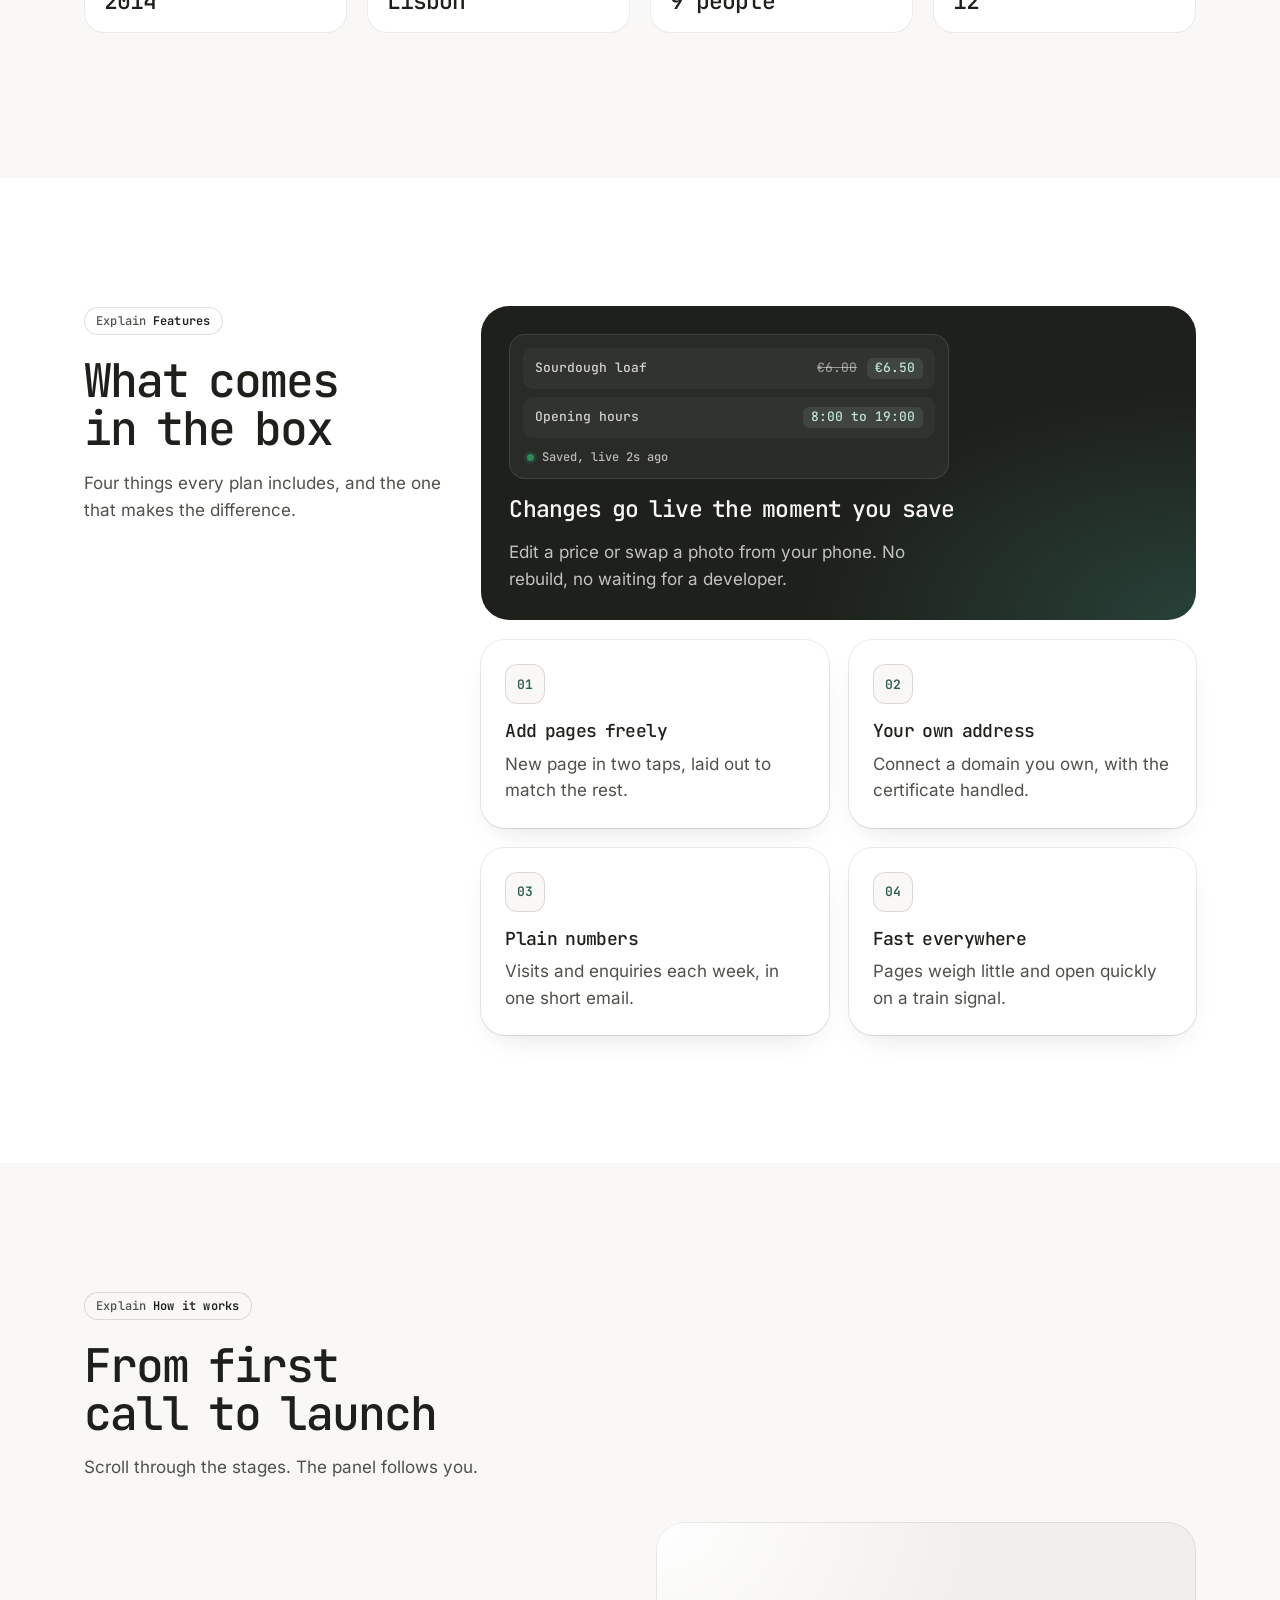
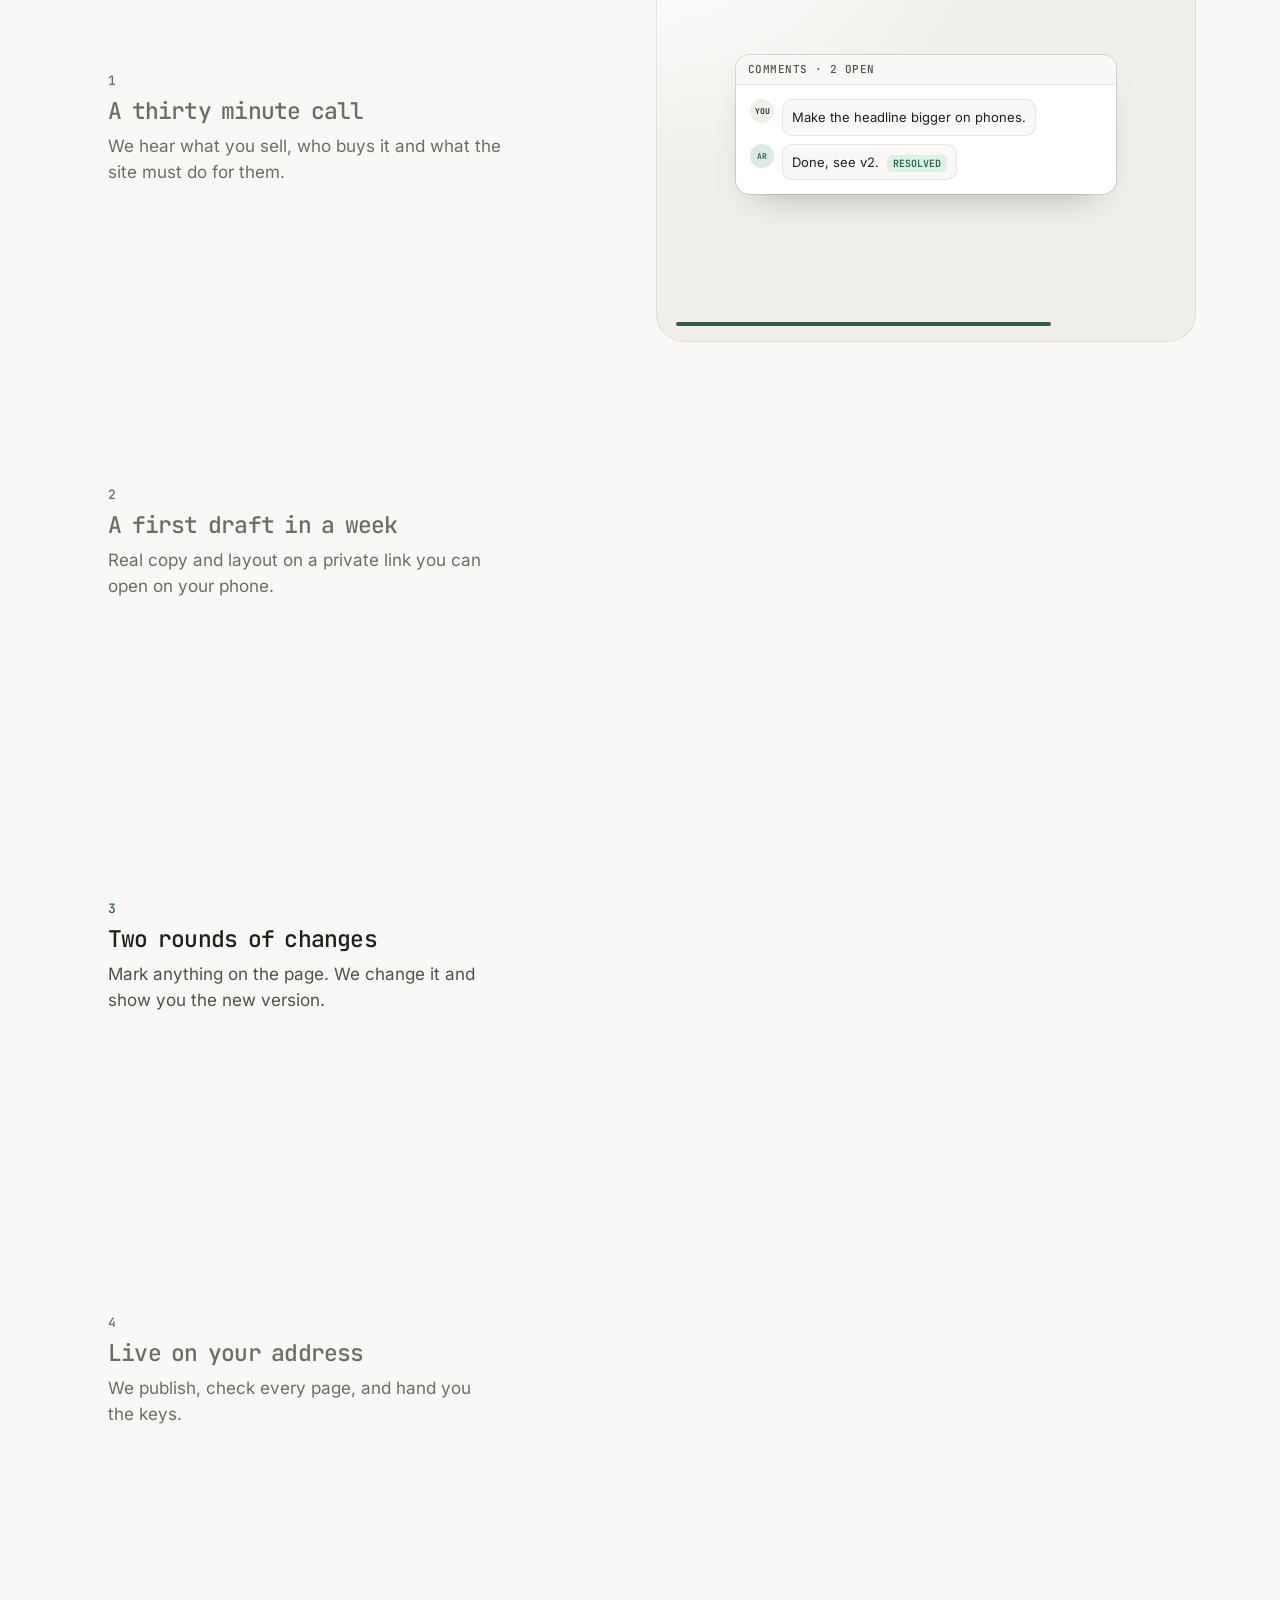
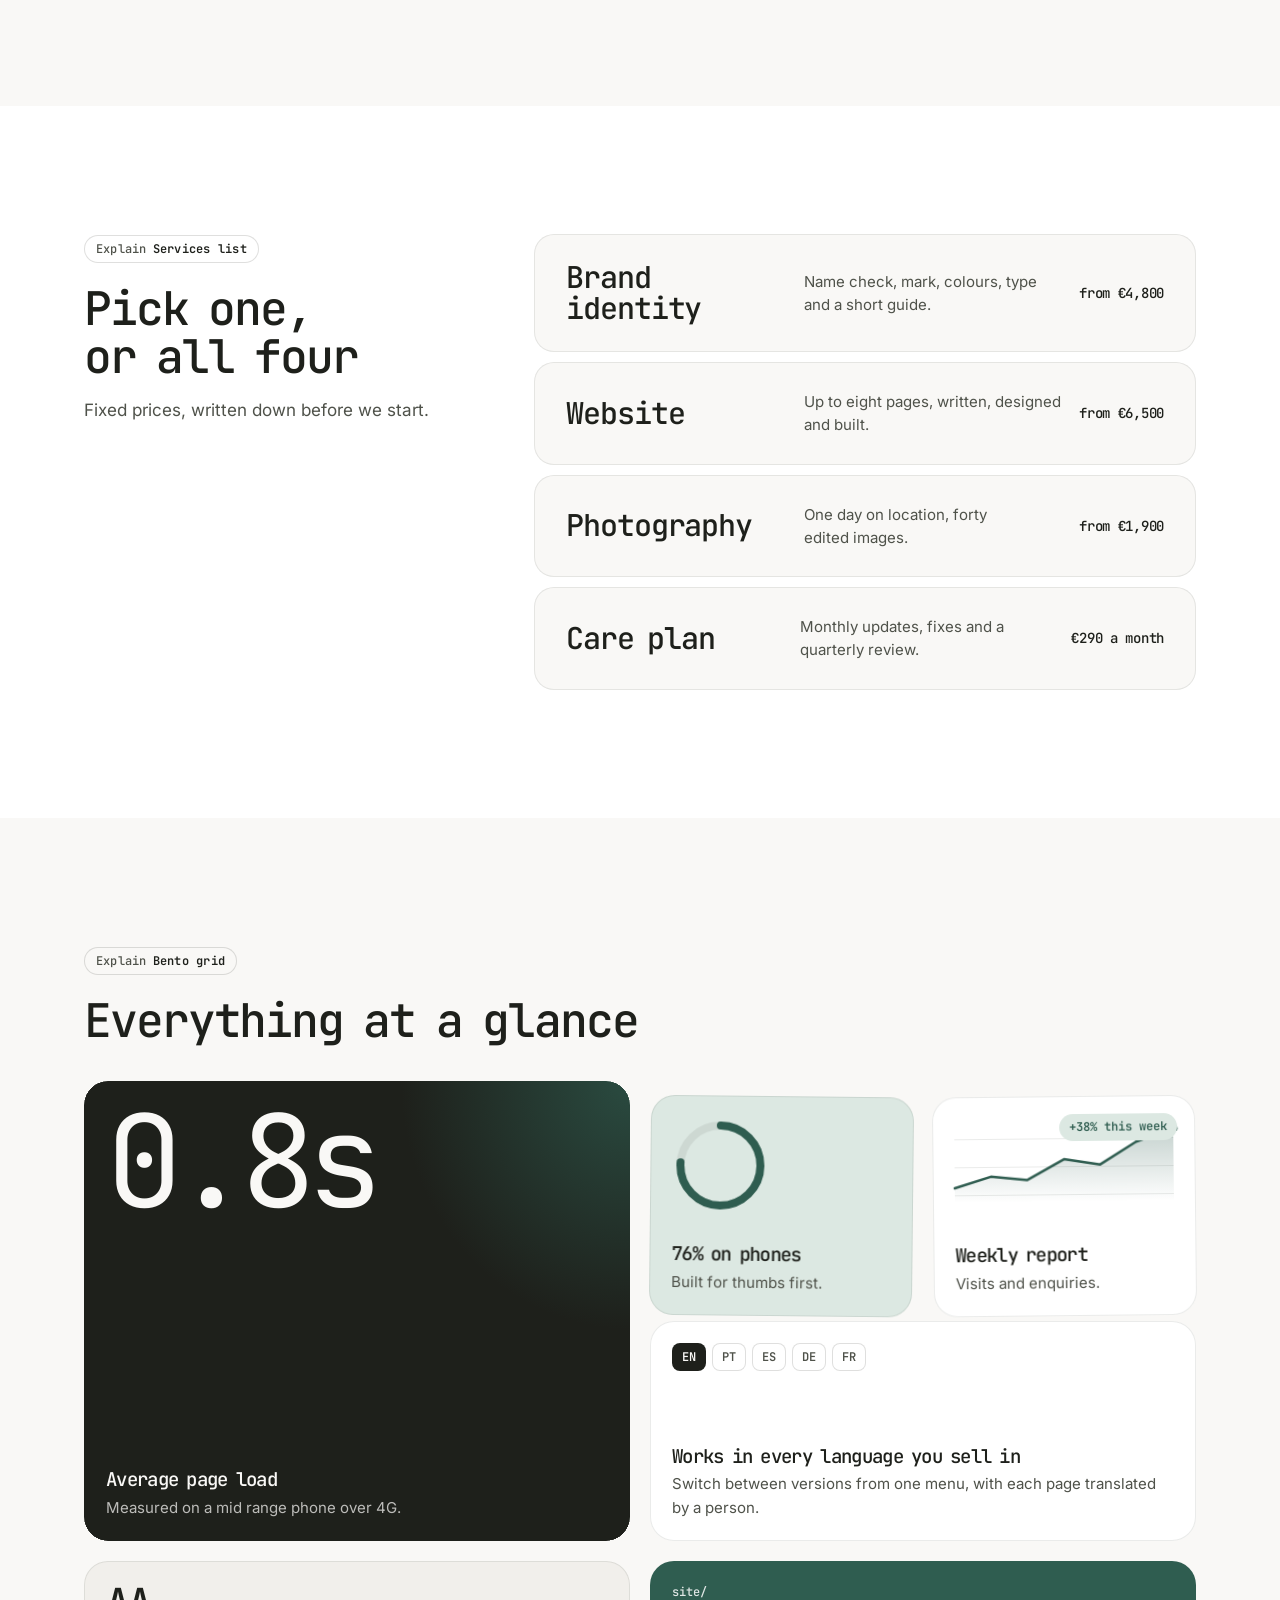
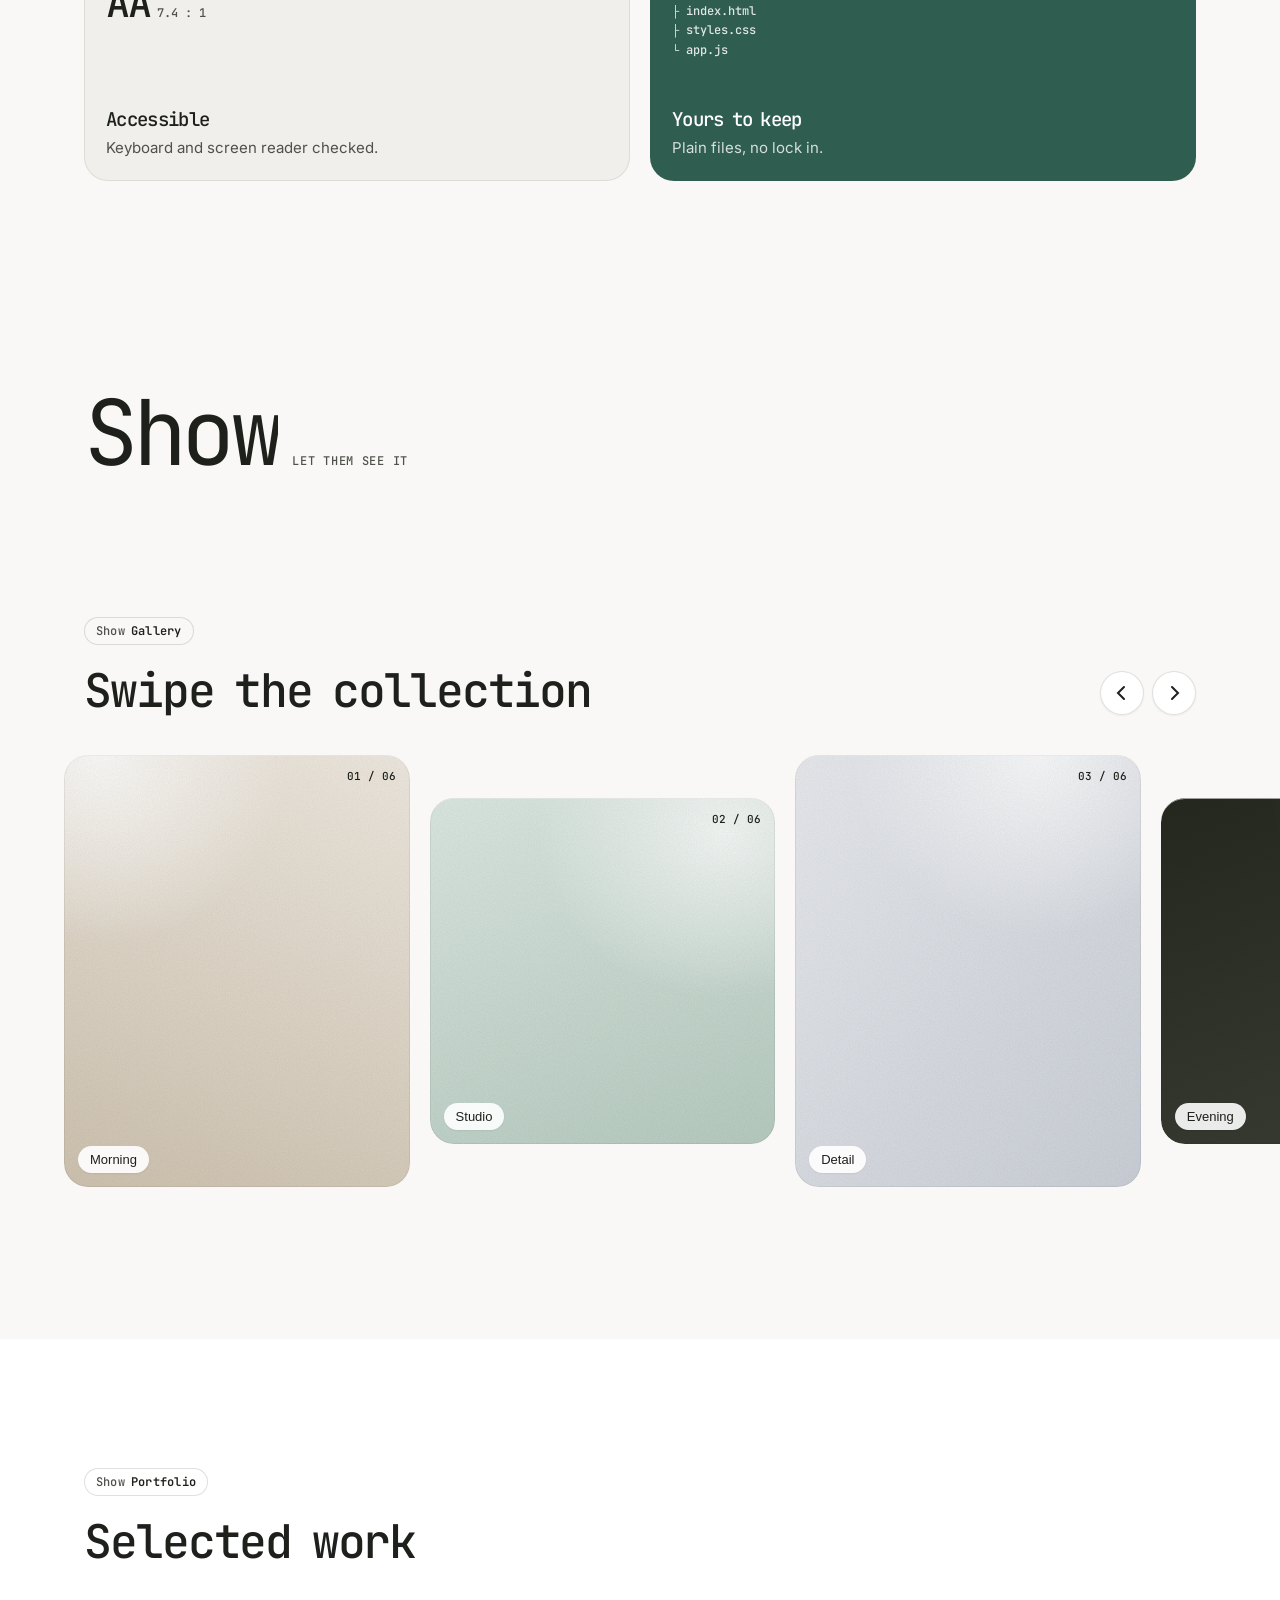
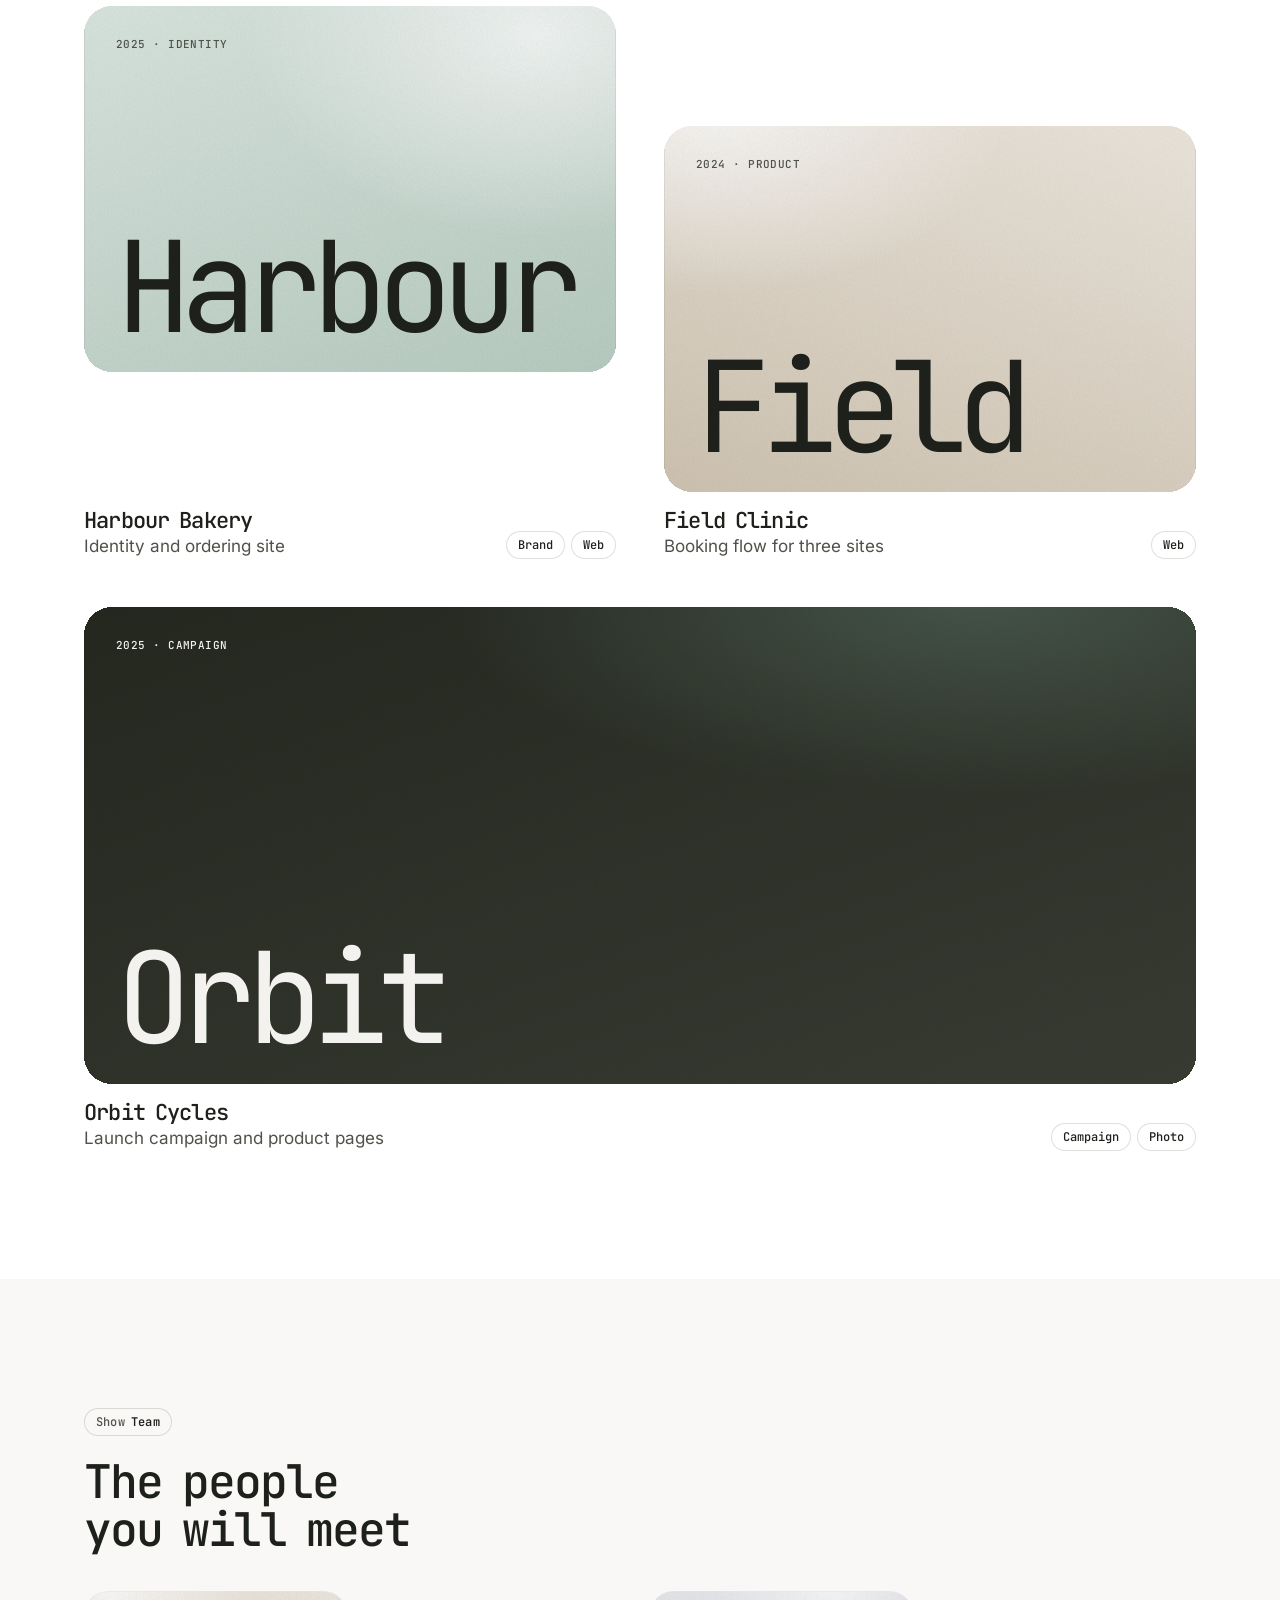
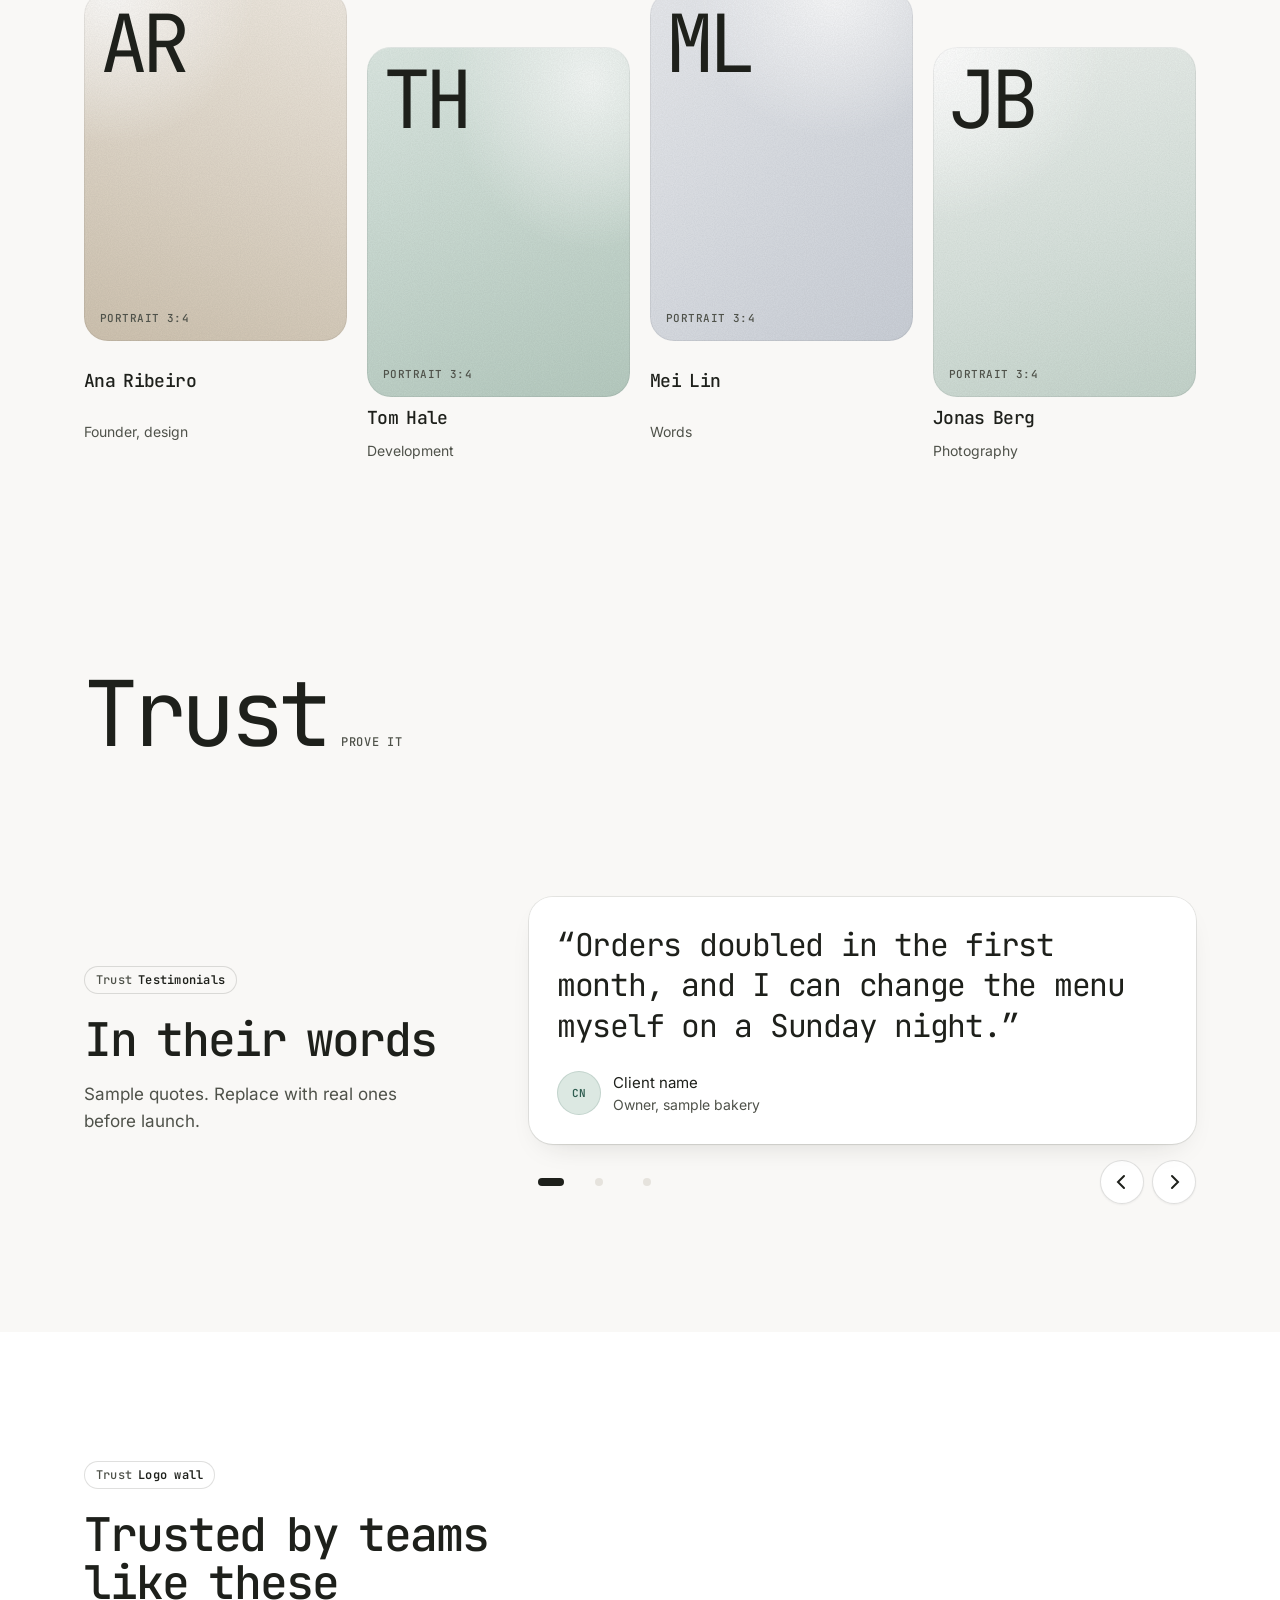
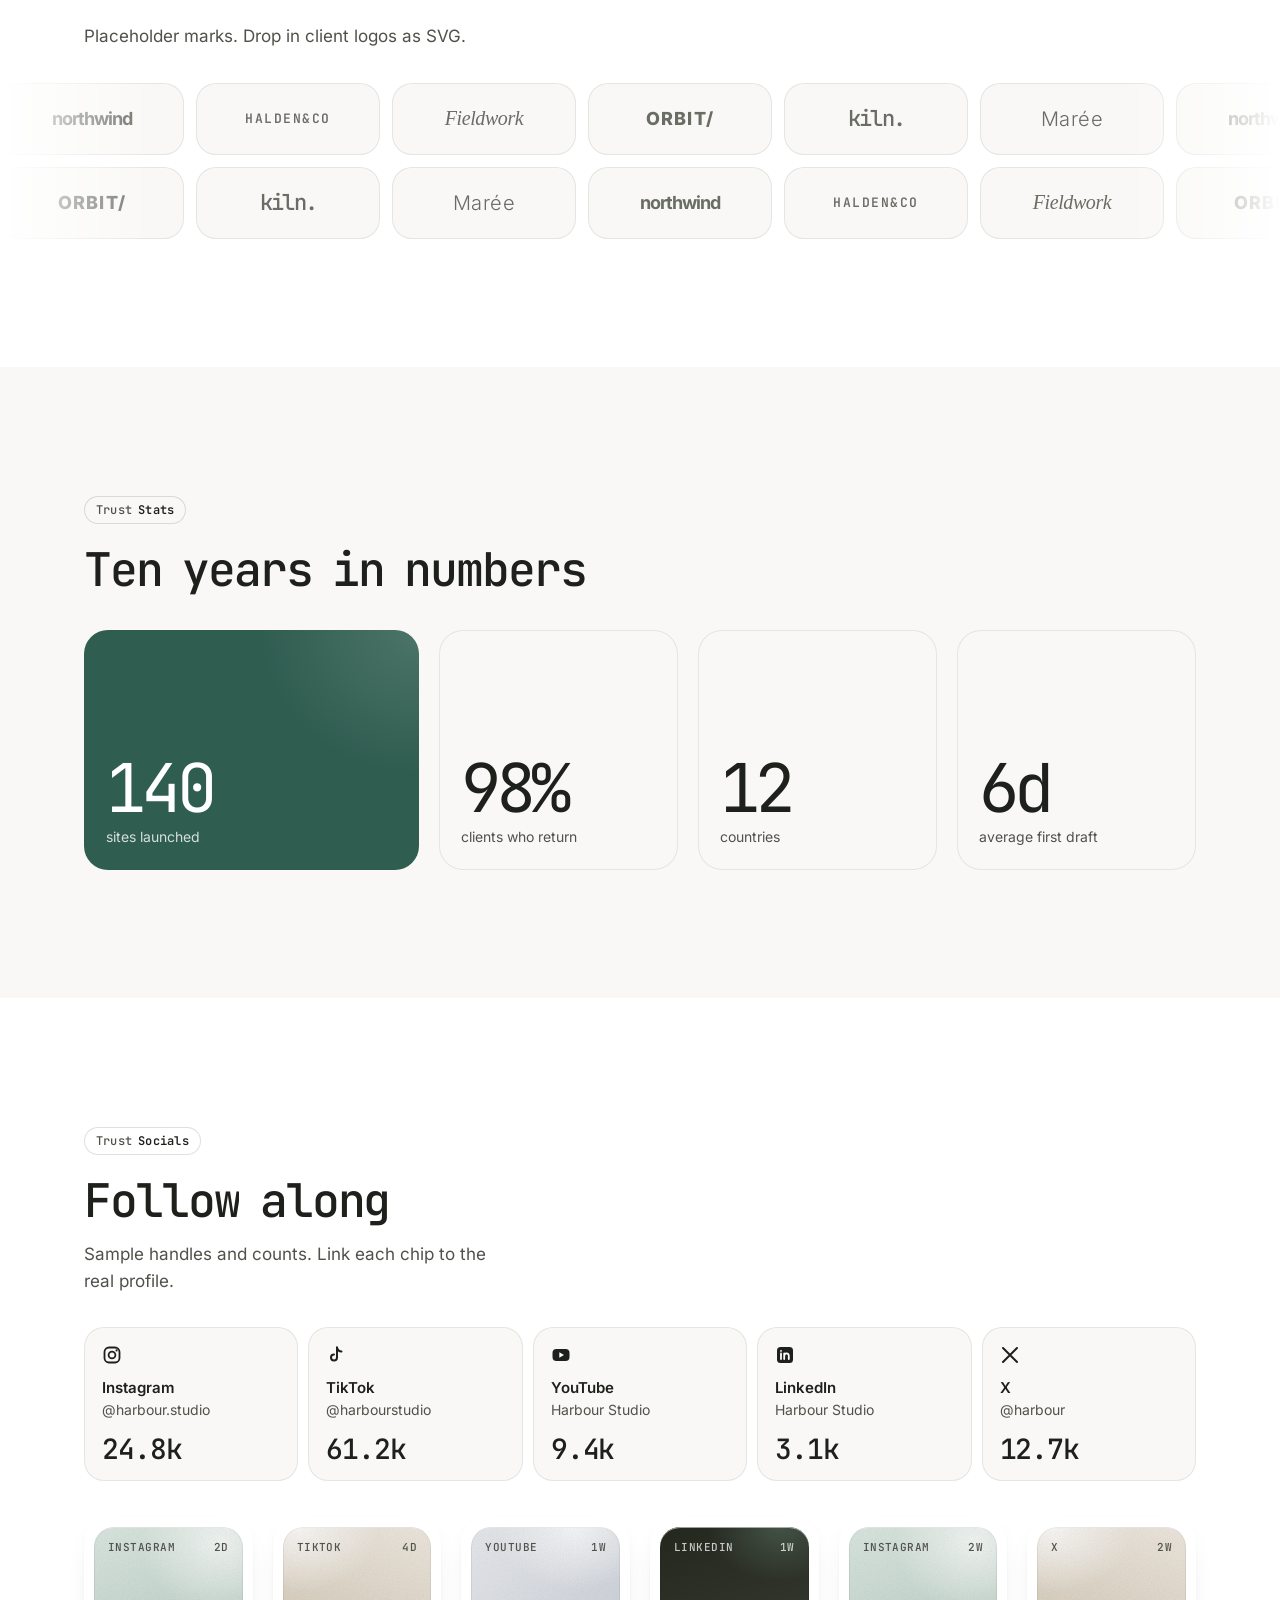
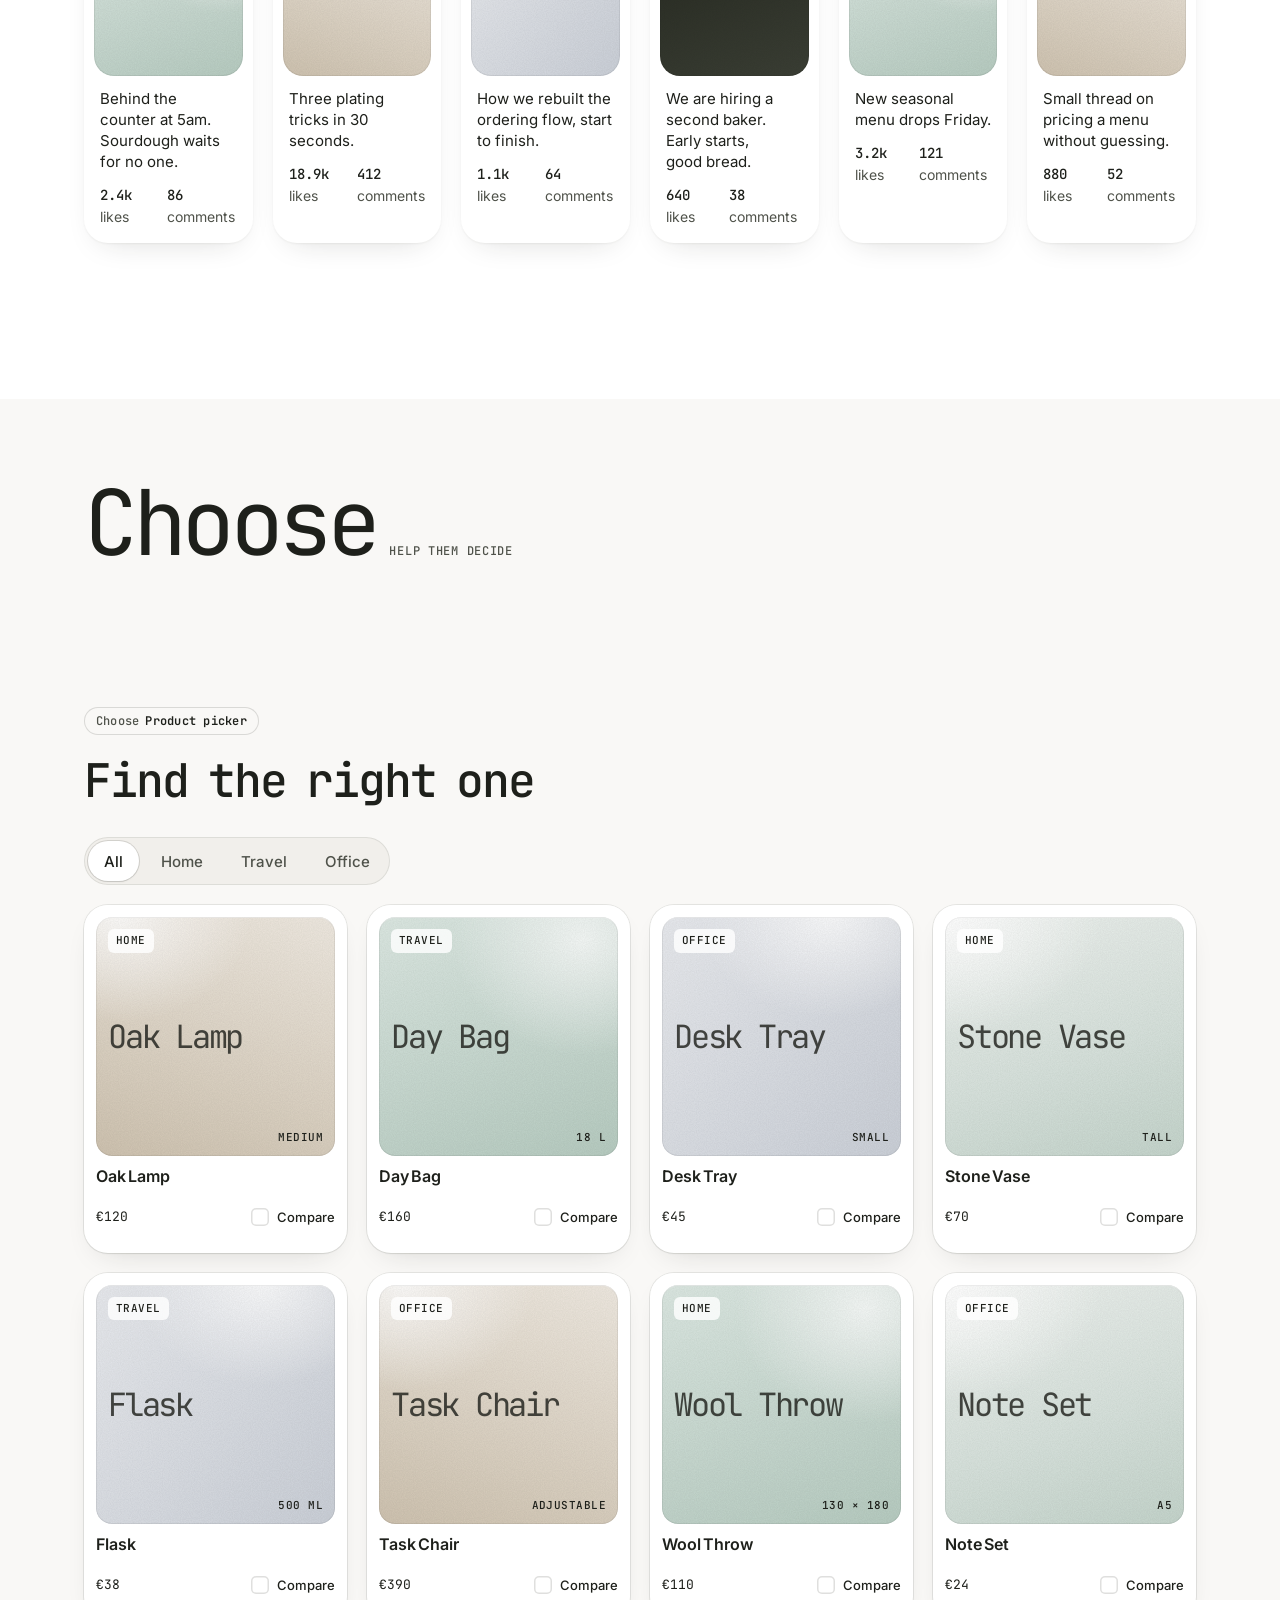
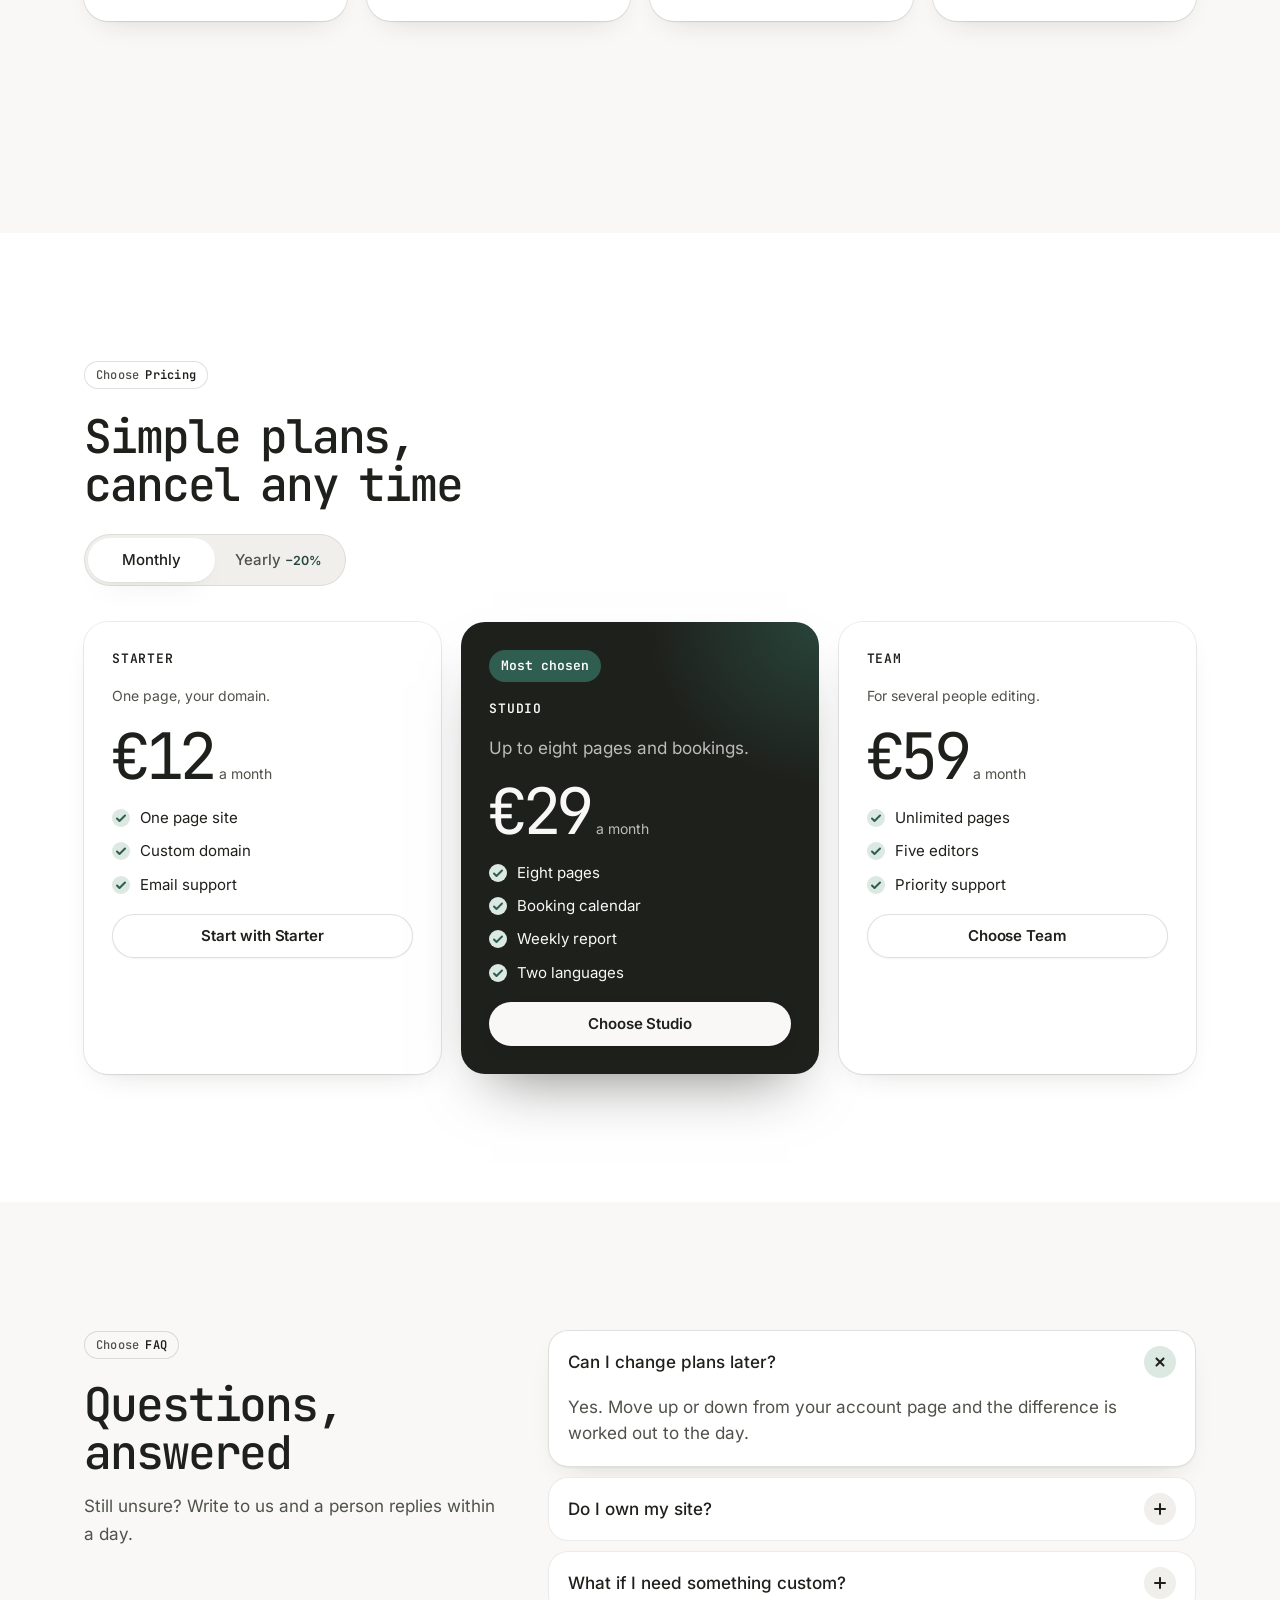
<file: com.pana.websites/templates/sections-library/index.html>
<!doctype html>
<html lang="en" class="no-js">
<head>
<meta charset="utf-8">
<meta name="viewport" content="width=device-width, initial-scale=1">
<title>Sections Library: 21 themeable website sections for Sites</title>
<meta name="description" content="A library of 21 brand agnostic website sections, from features to booking, each a live specimen with motion. Restyle every one with a few CSS variables.">
<meta name="theme-color" content="#F9F8F6">
<meta property="og:type" content="website">
<meta property="og:title" content="Sections Library: 21 themeable website sections">
<meta property="og:description" content="Twenty-one live, themeable section specimens grouped by job: explain, show, trust, choose, act, reach and close.">
<meta name="twitter:card" content="summary">
<link rel="icon" href="favicon.svg" type="image/svg+xml">
<link rel="preload" href="fonts/mono.woff2" as="font" type="font/woff2" crossorigin>
<link rel="stylesheet" href="styles.css">
<script>var d=document.documentElement;d.classList.remove('no-js');if(!matchMedia('(prefers-reduced-motion: reduce)').matches)d.classList.add('mo')</script>
<script type="application/ld+json">{"@context":"https://schema.org","@type":"WebPage","name":"Sections Library","description":"Twenty-one themeable website section specimens for Sites."}</script>
</head>
<body>
<header class="lib-head">
  <div class="wrap">
    <h1 class="rv">Sections for any brand</h1>
    <p class="lede rv d1">Twenty-one live specimens grouped by the job they do on a page. Change the variables on :root and every one follows.</p>
    <nav aria-label="Section groups">
      <ul class="lib-groups rv d2">
        <li><a href="#explain">Explain<span>5</span></a></li>
        <li><a href="#show">Show<span>3</span></a></li>
        <li><a href="#trust">Trust<span>4</span></a></li>
        <li><a href="#choose">Choose<span>3</span></a></li>
        <li><a href="#act">Act<span>3</span></a></li>
        <li><a href="#reach">Reach<span>2</span></a></li>
        <li><a href="#close">Close<span>1</span></a></li>
      </ul>
    </nav>
  </div>
</header>
<main>
<!-- ============ EXPLAIN ============ -->
<div class="group" id="explain"><div class="wrap group-title"><h2 class="rv">Explain</h2><p>Say what it is</p></div></div>

<section class="spec" id="about" aria-labelledby="about-h">
  <div class="wrap">
    <span class="tag">Explain <b>About</b></span>
    <div class="about">
      <div>
        <h2 id="about-h" class="rv">Small studio, long relationships</h2>
        <p class="lede rv d1">We design and build for a handful of clients a year, so each one gets the people who started the work, from first sketch to launch day.</p>
      </div>
      <figure class="surf surf--warm about-media rv d2" aria-label="Placeholder for a studio photo">
        <div class="comp-top"><span class="mono-k">Fig. 01</span><span class="mono-k">Studio photo, 4:5</span></div>
        <p class="comp-big">38.72° N<br>9.14° W</p>
        <div class="comp-foot"><span class="mono-k">Rua das Flores 12</span><span class="live"><i></i>Open today</span></div>
      </figure>
      <dl class="about-facts rv d2">
        <div><dt>Founded</dt><dd>2014</dd></div>
        <div><dt>Based in</dt><dd>Lisbon</dd></div>
        <div><dt>Team</dt><dd>9 people</dd></div>
        <div><dt>Projects a year</dt><dd>12</dd></div>
      </dl>
    </div>
  </div>
</section>

<section class="spec alt" id="features" aria-labelledby="feat-h">
  <div class="wrap feat">
    <div class="feat-head">
      <span class="tag">Explain <b>Features</b></span>
      <h2 id="feat-h" class="rv">What comes in the box</h2>
      <p class="lede rv d1">Four things every plan includes, and the one that makes the difference.</p>
    </div>
    <div class="feat-list">
      <div class="feat-big rv">
        <div class="ui-edit" aria-hidden="true"><div class="ui-row"><span>Sourdough loaf</span><span class="old">€6.00</span><span class="new">€6.50</span></div><div class="ui-row"><span>Opening hours</span><span class="new">8:00 to 19:00</span></div><div class="ui-status"><i></i>Saved, live 2s ago</div></div>
        <h3 style="position:relative">Changes go live the moment you save</h3>
        <p style="position:relative">Edit a price or swap a photo from your phone. No rebuild, no waiting for a developer.</p>
      </div>
      <article class="feat-item card lift rv"><span class="idx" aria-hidden="true">01</span><h3>Add pages freely</h3><p>New page in two taps, laid out to match the rest.</p></article>
      <article class="feat-item card lift rv d1"><span class="idx" aria-hidden="true">02</span><h3>Your own address</h3><p>Connect a domain you own, with the certificate handled.</p></article>
      <article class="feat-item card lift rv"><span class="idx" aria-hidden="true">03</span><h3>Plain numbers</h3><p>Visits and enquiries each week, in one short email.</p></article>
      <article class="feat-item card lift rv d1"><span class="idx" aria-hidden="true">04</span><h3>Fast everywhere</h3><p>Pages weigh little and open quickly on a train signal.</p></article>
    </div>
  </div>
</section>

<section class="spec" id="how" aria-labelledby="how-h">
  <div class="wrap">
    <span class="tag">Explain <b>How it works</b></span>
    <h2 id="how-h" class="rv">From first call to launch</h2>
    <p class="lede rv d1">Scroll through the stages. The panel follows you.</p>
    <div class="how" style="margin-top:40px">
      <div class="how-visual" aria-hidden="true">
        <div class="stage on"><div class="ui-win"><div class="ui-bar"><span class="mono-k">Calendar</span></div><div class="ui-body"><p class="ui-t">Intro call</p><p class="ui-s">Tue 14, 10:00 to 10:30 · Video</p><div class="ui-people"><b>AR</b><b>YOU</b></div><div class="ui-chips"><span class="on">Accept</span><span>Maybe</span></div></div></div></div>
        <div class="stage"><div class="ui-win"><div class="ui-bar"><span class="dots3"><i></i><i></i><i></i></span><span class="mono-k">draft.studio.link</span></div><div class="ui-body"><p class="ui-t">Fresh bread, every morning</p><span class="ln" style="width:86%"></span><span class="ln" style="width:64%"></span><div class="ui-grid"><span></span><span></span><span></span></div><span class="ui-flag">Draft v1</span></div></div></div>
        <div class="stage"><div class="ui-win"><div class="ui-bar"><span class="mono-k">Comments · 2 open</span></div><div class="ui-body"><div class="ui-cm"><b>YOU</b><p>Make the headline bigger on phones.</p></div><div class="ui-cm ui-cm--r"><b>AR</b><p>Done, see v2. <span class="ui-ok">Resolved</span></p></div></div></div></div>
        <div class="stage"><div class="ui-win ui-win--dark"><div class="ui-bar"><span class="mono-k">deploy</span></div><pre class="ui-log">› build      <span>ok</span>  1.8s
› checks     <span>ok</span>  42/42
› publish    <span>ok</span>  yourname.com
<b>● Live</b></pre></div></div>
        <div class="how-bar"><i></i></div>
      </div>
      <ol class="how-steps" style="list-style:none;margin:0;padding:0">
        <li class="how-step on" data-i="0"><span class="n">1</span><h3>A thirty minute call</h3><p>We hear what you sell, who buys it and what the site must do for them.</p></li>
        <li class="how-step" data-i="1"><span class="n">2</span><h3>A first draft in a week</h3><p>Real copy and layout on a private link you can open on your phone.</p></li>
        <li class="how-step" data-i="2"><span class="n">3</span><h3>Two rounds of changes</h3><p>Mark anything on the page. We change it and show you the new version.</p></li>
        <li class="how-step" data-i="3"><span class="n">4</span><h3>Live on your address</h3><p>We publish, check every page, and hand you the keys.</p></li>
      </ol>
    </div>
  </div>
</section>

<section class="spec alt" id="services" aria-labelledby="svc-h">
  <div class="wrap svc">
    <div>
      <span class="tag">Explain <b>Services list</b></span>
      <h2 id="svc-h" class="rv">Pick one, or all four</h2>
      <p class="lede rv d1">Fixed prices, written down before we start.</p>
    </div>
    <ul class="svc-list">
      <li class="rv"><a class="svc-row" href="#services"><h3>Brand identity</h3><p>Name check, mark, colours, type and a short guide.</p><span class="price">from €4,800</span></a></li>
      <li class="rv d1"><a class="svc-row" href="#services"><h3>Website</h3><p>Up to eight pages, written, designed and built.</p><span class="price">from €6,500</span></a></li>
      <li class="rv d2"><a class="svc-row" href="#services"><h3>Photography</h3><p>One day on location, forty edited images.</p><span class="price">from €1,900</span></a></li>
      <li class="rv d3"><a class="svc-row" href="#services"><h3>Care plan</h3><p>Monthly updates, fixes and a quarterly review.</p><span class="price">€290 a month</span></a></li>
    </ul>
  </div>
</section>

<section class="spec" id="bento" aria-labelledby="bento-h">
  <div class="wrap">
    <span class="tag">Explain <b>Bento grid</b></span>
    <h2 id="bento-h" class="rv">Everything at a glance</h2>
    <div class="bento">
      <div class="b1 rv"><span class="big-num" style="position:relative">0.8s</span><h3 style="position:relative">Average page load</h3><p style="position:relative">Measured on a mid range phone over 4G.</p></div>
      <div class="b2 rv d1"><svg class="ring" viewBox="0 0 96 96" aria-hidden="true"><circle class="t" cx="48" cy="48" r="40"/><circle class="v" cx="48" cy="48" r="40" transform="rotate(-90 48 48)"/></svg><h3>76% on phones</h3><p>Built for thumbs first.</p></div>
      <div class="b3 rv d2"><svg class="spark" viewBox="0 0 200 90" preserveAspectRatio="none" aria-hidden="true"><defs><linearGradient id="sg" x1="0" y1="0" x2="0" y2="1"><stop offset="0" stop-color="var(--accent)" stop-opacity=".28"/><stop offset="1" stop-color="var(--accent)" stop-opacity="0"/></linearGradient></defs><g stroke="var(--line)" stroke-width="1"><path d="M0 22h200M0 52h200M0 82h200"/></g><path d="M0 74 L33 62 L66 66 L100 44 L133 50 L166 26 L200 12 L200 90 L0 90Z" fill="url(#sg)"/><path class="spark-l" pathLength="1" d="M0 74 L33 62 L66 66 L100 44 L133 50 L166 26 L200 12" fill="none" stroke="var(--accent)" stroke-width="2.5" stroke-linecap="round" stroke-linejoin="round" vector-effect="non-scaling-stroke"/><circle cx="200" cy="12" r="4" fill="var(--accent)"/></svg><span class="spark-pill">+38% this week</span><h3>Weekly report</h3><p>Visits and enquiries.</p></div>
      <div class="b4 rv"><div class="langs" aria-hidden="true"><span class="on">EN</span><span>PT</span><span>ES</span><span>DE</span><span>FR</span></div><h3>Works in every language you sell in</h3><p>Switch between versions from one menu, with each page translated by a person.</p></div>
      <div class="b5 rv d1"><span class="kpi" aria-hidden="true">AA<small>7.4 : 1</small></span><h3>Accessible</h3><p>Keyboard and screen reader checked.</p></div>
      <div class="b6 rv d2"><pre class="tree" aria-hidden="true">site/
├ index.html
├ styles.css
└ app.js</pre><h3>Yours to keep</h3><p>Plain files, no lock in.</p></div>
    </div>
  </div>
</section>

<!-- ============ SHOW ============ -->
<div class="group" id="show"><div class="wrap group-title"><h2 class="rv">Show</h2><p>Let them see it</p></div></div>

<section class="spec" id="gallery" aria-labelledby="gal-h">
  <div class="wrap" style="display:flex;justify-content:space-between;align-items:end;gap:16px;flex-wrap:wrap">
    <div><span class="tag">Show <b>Gallery</b></span><h2 id="gal-h" class="rv">Swipe the collection</h2></div>
    <div class="gal-ctrl"><button class="iconbtn" data-gal="-1" aria-label="Previous images"><svg width="18" height="18" viewBox="0 0 18 18" aria-hidden="true"><path d="M11 3L5 9l6 6" fill="none" stroke="currentColor" stroke-width="2" stroke-linecap="round"/></svg></button><button class="iconbtn" data-gal="1" aria-label="Next images"><svg width="18" height="18" viewBox="0 0 18 18" aria-hidden="true"><path d="M7 3l6 6-6 6" fill="none" stroke="currentColor" stroke-width="2" stroke-linecap="round"/></svg></button></div>
  </div>
  <div class="gal-track-wrap">
    <div class="gal" id="gal">
      <button data-lb="0"><span class="sr">Open image: </span><div class="ph surf ph--b"></div><span class="g-idx">01 / 06</span><span>Morning</span></button>
      <button data-lb="1"><span class="sr">Open image: </span><div class="ph surf ph--a"></div><span class="g-idx">02 / 06</span><span>Studio</span></button>
      <button data-lb="2"><span class="sr">Open image: </span><div class="ph surf ph--c"></div><span class="g-idx">03 / 06</span><span>Detail</span></button>
      <button data-lb="3"><span class="sr">Open image: </span><div class="ph surf ph--d"></div><span class="g-idx">04 / 06</span><span>Evening</span></button>
      <button data-lb="4"><span class="sr">Open image: </span><div class="ph surf"></div><span class="g-idx">05 / 06</span><span>Material</span></button>
      <button data-lb="5"><span class="sr">Open image: </span><div class="ph surf ph--a"></div><span class="g-idx">06 / 06</span><span>Window</span></button>
    </div>
  </div>
</section>
<div class="lb" id="lb" role="dialog" aria-modal="true" aria-label="Image viewer" hidden>
  <div class="ph lb-fig" id="lbfig"></div>
  <span class="lb-cap" id="lbcap"></span>
  <button class="iconbtn lb-close" aria-label="Close viewer"><svg width="16" height="16" viewBox="0 0 16 16" aria-hidden="true"><path d="M3 3l10 10M13 3L3 13" stroke="currentColor" stroke-width="2" stroke-linecap="round"/></svg></button>
  <button class="iconbtn lb-prev" aria-label="Previous image"><svg width="18" height="18" viewBox="0 0 18 18" aria-hidden="true"><path d="M11 3L5 9l6 6" fill="none" stroke="currentColor" stroke-width="2" stroke-linecap="round"/></svg></button>
  <button class="iconbtn lb-next" aria-label="Next image"><svg width="18" height="18" viewBox="0 0 18 18" aria-hidden="true"><path d="M7 3l6 6-6 6" fill="none" stroke="currentColor" stroke-width="2" stroke-linecap="round"/></svg></button>
</div>

<section class="spec alt" id="portfolio" aria-labelledby="pf-h">
  <div class="wrap">
    <span class="tag">Show <b>Portfolio</b></span>
    <h2 id="pf-h" class="rv">Selected work</h2>
    <div class="pf">
      <a class="pf-item rv" href="#portfolio"><div class="pf-media"><div class="ph surf ph--a" data-par></div><div class="pf-type" aria-hidden="true"><span class="mono-k">2025 · Identity</span><b>Harbour</b></div></div><div class="pf-meta"><div><h3>Harbour Bakery</h3><p>Identity and ordering site</p></div><div class="chips"><span class="chip">Brand</span><span class="chip">Web</span></div></div></a>
      <a class="pf-item rv d1" href="#portfolio"><div class="pf-media"><div class="ph surf ph--b" data-par></div><div class="pf-type" aria-hidden="true"><span class="mono-k">2024 · Product</span><b>Field</b></div></div><div class="pf-meta"><div><h3>Field Clinic</h3><p>Booking flow for three sites</p></div><div class="chips"><span class="chip">Web</span></div></div></a>
      <a class="pf-item rv" href="#portfolio"><div class="pf-media"><div class="ph surf ph--d" data-par></div><div class="pf-type" aria-hidden="true"><span class="mono-k">2025 · Campaign</span><b>Orbit</b></div></div><div class="pf-meta"><div><h3>Orbit Cycles</h3><p>Launch campaign and product pages</p></div><div class="chips"><span class="chip">Campaign</span><span class="chip">Photo</span></div></div></a>
    </div>
  </div>
</section>

<section class="spec" id="team" aria-labelledby="team-h">
  <div class="wrap">
    <span class="tag">Show <b>Team</b></span>
    <h2 id="team-h" class="rv">The people you will meet</h2>
    <div class="team">
      <div class="member rv"><div class="ph surf ph--b"><span class="mono-ini" aria-hidden="true">AR</span><span class="mono-k ph-k" aria-hidden="true">Portrait 3:4</span></div><h3>Ana Ribeiro</h3><p>Founder, design</p></div>
      <div class="member rv d1"><div class="ph surf ph--a"><span class="mono-ini" aria-hidden="true">TH</span><span class="mono-k ph-k" aria-hidden="true">Portrait 3:4</span></div><h3>Tom Hale</h3><p>Development</p></div>
      <div class="member rv d2"><div class="ph surf ph--c"><span class="mono-ini" aria-hidden="true">ML</span><span class="mono-k ph-k" aria-hidden="true">Portrait 3:4</span></div><h3>Mei Lin</h3><p>Words</p></div>
      <div class="member rv d3"><div class="ph surf"><span class="mono-ini" aria-hidden="true">JB</span><span class="mono-k ph-k" aria-hidden="true">Portrait 3:4</span></div><h3>Jonas Berg</h3><p>Photography</p></div>
    </div>
  </div>
</section>

<!-- ============ TRUST ============ -->
<div class="group" id="trust"><div class="wrap group-title"><h2 class="rv">Trust</h2><p>Prove it</p></div></div>

<section class="spec" id="testimonials" aria-labelledby="tst-h">
  <div class="wrap tst">
    <div>
      <span class="tag">Trust <b>Testimonials</b></span>
      <h2 id="tst-h" class="rv">In their words</h2>
      <p class="lede rv d1">Sample quotes. Replace with real ones before launch.</p>
    </div>
    <div>
      <div class="tst-stage card" id="tst" aria-live="polite">
        <figure class="quote on" style="margin:0"><blockquote>“Orders doubled in the first month, and I can change the menu myself on a Sunday night.”</blockquote><footer><i aria-hidden="true">CN</i><div>Client name<span>Owner, sample bakery</span></div></footer></figure>
        <figure class="quote" style="margin:0"><blockquote>“They asked better questions about our patients than we had asked ourselves.”</blockquote><footer><i aria-hidden="true">CN</i><div>Client name<span>Practice manager, sample clinic</span></div></footer></figure>
        <figure class="quote" style="margin:0"><blockquote>“The launch page sold out the first batch before we had finished the announcement.”</blockquote><footer><i aria-hidden="true">CN</i><div>Client name<span>Founder, sample brand</span></div></footer></figure>
      </div>
      <div class="tst-ctrl" style="margin-top:16px">
        <div class="dots" id="tdots"><button aria-label="Quote 1" aria-current="true"></button><button aria-label="Quote 2"></button><button aria-label="Quote 3"></button></div>
        <button class="iconbtn" data-t="-1" aria-label="Previous quote"><svg width="18" height="18" viewBox="0 0 18 18" aria-hidden="true"><path d="M11 3L5 9l6 6" fill="none" stroke="currentColor" stroke-width="2" stroke-linecap="round"/></svg></button>
        <button class="iconbtn" data-t="1" aria-label="Next quote"><svg width="18" height="18" viewBox="0 0 18 18" aria-hidden="true"><path d="M7 3l6 6-6 6" fill="none" stroke="currentColor" stroke-width="2" stroke-linecap="round"/></svg></button>
      </div>
    </div>
  </div>
</section>

<section class="spec alt" id="logos" aria-labelledby="logo-h">
  <div class="wrap">
    <span class="tag">Trust <b>Logo wall</b></span>
    <h2 id="logo-h" class="rv">Trusted by teams like these</h2>
    <p class="lede rv d1">Placeholder marks. Drop in client logos as SVG.</p>
  </div>
  <div class="logos" aria-hidden="true">
    <div class="marq" id="marq1"></div>
    <div class="marq rev" id="marq2"></div>
  </div>
</section>

<section class="spec" id="stats" aria-labelledby="stats-h">
  <div class="wrap">
    <span class="tag">Trust <b>Stats</b></span>
    <h2 id="stats-h" class="rv">Ten years in numbers</h2>
    <div class="stats">
      <div class="stat rv"><b data-count="140">140</b><span>sites launched</span></div>
      <div class="stat card rv d1"><b data-count="98" data-suf="%">98%</b><span>clients who return</span></div>
      <div class="stat card rv d2"><b data-count="12">12</b><span>countries</span></div>
      <div class="stat card rv d3"><b data-count="6" data-suf="d">6d</b><span>average first draft</span></div>
    </div>
  </div>
</section>


<section class="spec alt" id="socials" aria-labelledby="soc-h">
  <div class="wrap">
    <span class="tag">Trust <b>Socials</b></span>
    <div class="soc-head"><h2 id="soc-h" class="rv">Follow along</h2><p class="lede rv d1">Sample handles and counts. Link each chip to the real profile.</p></div>
    <ul class="soc-chips rv d2" aria-label="Social profiles"><li><a class="soc-chip" href="#socials"><svg class="sg" viewBox="0 0 20 20" aria-hidden="true"><rect x="2.5" y="2.5" width="15" height="15" rx="4.5" fill="none" stroke="currentColor" stroke-width="1.8"/><circle cx="10" cy="10" r="3.4" fill="none" stroke="currentColor" stroke-width="1.8"/><circle cx="14.6" cy="5.4" r="1.1" fill="currentColor"/></svg><span class="soc-n"><b>Instagram</b><span>@harbour.studio</span></span><span class="soc-c">24.8k</span></a></li><li><a class="soc-chip" href="#socials"><svg class="sg" viewBox="0 0 20 20" aria-hidden="true"><path d="M11 2.5v10a3 3 0 1 1-3-3" fill="none" stroke="currentColor" stroke-width="2" stroke-linecap="round"/><path d="M11 2.5c.4 2.4 2 3.9 4.5 4" fill="none" stroke="currentColor" stroke-width="2" stroke-linecap="round"/></svg><span class="soc-n"><b>TikTok</b><span>@harbourstudio</span></span><span class="soc-c">61.2k</span></a></li><li><a class="soc-chip" href="#socials"><svg class="sg" viewBox="0 0 20 20" aria-hidden="true"><rect x="1.5" y="4" width="17" height="12" rx="4" fill="currentColor"/><path d="M8.3 7.3v5.4L13 10z" fill="var(--surface)"/></svg><span class="soc-n"><b>YouTube</b><span>Harbour Studio</span></span><span class="soc-c">9.4k</span></a></li><li><a class="soc-chip" href="#socials"><svg class="sg" viewBox="0 0 20 20" aria-hidden="true"><rect x="2" y="2" width="16" height="16" rx="3.5" fill="currentColor"/><path d="M6 8.5v5.5M6 5.8v.1M9.2 14V8.5m0 2.6c0-1.6 1-2.7 2.4-2.7s2.2 1 2.2 2.7V14" stroke="var(--surface)" stroke-width="1.8" stroke-linecap="round" fill="none"/></svg><span class="soc-n"><b>LinkedIn</b><span>Harbour Studio</span></span><span class="soc-c">3.1k</span></a></li><li><a class="soc-chip" href="#socials"><svg class="sg" viewBox="0 0 20 20" aria-hidden="true"><path d="M3 3l14 14M17 3L3 17" stroke="currentColor" stroke-width="2" stroke-linecap="round"/></svg><span class="soc-n"><b>X</b><span>@harbour</span></span><span class="soc-c">12.7k</span></a></li></ul>
  </div>
  <ul class="soc-posts" aria-label="Recent posts" tabindex="0"><li class="post"><div class="post-m surf ph--a"><span class="mono-k">Instagram</span><span class="mono-k">2d</span></div><p>Behind the counter at 5am. Sourdough waits for no one.</p><div class="post-f"><span><b>2.4k</b> likes</span><span><b>86</b> comments</span></div></li><li class="post"><div class="post-m surf ph--b"><span class="mono-k">TikTok</span><span class="mono-k">4d</span></div><p>Three plating tricks in 30 seconds.</p><div class="post-f"><span><b>18.9k</b> likes</span><span><b>412</b> comments</span></div></li><li class="post"><div class="post-m surf ph--c"><span class="mono-k">YouTube</span><span class="mono-k">1w</span></div><p>How we rebuilt the ordering flow, start to finish.</p><div class="post-f"><span><b>1.1k</b> likes</span><span><b>64</b> comments</span></div></li><li class="post"><div class="post-m surf ph--d"><span class="mono-k">LinkedIn</span><span class="mono-k">1w</span></div><p>We are hiring a second baker. Early starts, good bread.</p><div class="post-f"><span><b>640</b> likes</span><span><b>38</b> comments</span></div></li><li class="post"><div class="post-m surf ph--a"><span class="mono-k">Instagram</span><span class="mono-k">2w</span></div><p>New seasonal menu drops Friday.</p><div class="post-f"><span><b>3.2k</b> likes</span><span><b>121</b> comments</span></div></li><li class="post"><div class="post-m surf ph--b"><span class="mono-k">X</span><span class="mono-k">2w</span></div><p>Small thread on pricing a menu without guessing.</p><div class="post-f"><span><b>880</b> likes</span><span><b>52</b> comments</span></div></li></ul>
</section>

<!-- ============ CHOOSE ============ -->
<div class="group" id="choose"><div class="wrap group-title"><h2 class="rv">Choose</h2><p>Help them decide</p></div></div>

<section class="spec" id="picker" aria-labelledby="pp-h">
  <div class="wrap">
    <span class="tag">Choose <b>Product picker</b></span>
    <h2 id="pp-h" class="rv">Find the right one</h2>
    <div class="pp-bar">
      <div class="seg" role="group" aria-label="Filter products" id="ppf">
        <button aria-pressed="true" data-f="all">All</button><button aria-pressed="false" data-f="home">Home</button><button aria-pressed="false" data-f="travel">Travel</button><button aria-pressed="false" data-f="office">Office</button>
      </div>
    </div>
    <div class="pp-grid" id="ppg">
      <article class="prod card lift" data-c="home" data-n="Oak Lamp" data-p="€120" data-w="1.2 kg" data-s="Medium"><div class="ph surf ph--b"><span class="mono-k p-cat">Home</span><span class="mono-k p-dim">Medium</span><span class="p-sku" aria-hidden="true">Oak Lamp</span></div><h3>Oak Lamp</h3><div class="row"><span class="pr">€120</span><label class="cmp"><input type="checkbox" aria-label="Compare Oak Lamp">Compare</label></div></article>
      <article class="prod card lift" data-c="travel" data-n="Day Bag" data-p="€160" data-w="0.9 kg" data-s="18 L"><div class="ph surf ph--a"><span class="mono-k p-cat">Travel</span><span class="mono-k p-dim">18 L</span><span class="p-sku" aria-hidden="true">Day Bag</span></div><h3>Day Bag</h3><div class="row"><span class="pr">€160</span><label class="cmp"><input type="checkbox" aria-label="Compare Day Bag">Compare</label></div></article>
      <article class="prod card lift" data-c="office" data-n="Desk Tray" data-p="€45" data-w="0.4 kg" data-s="Small"><div class="ph surf ph--c"><span class="mono-k p-cat">Office</span><span class="mono-k p-dim">Small</span><span class="p-sku" aria-hidden="true">Desk Tray</span></div><h3>Desk Tray</h3><div class="row"><span class="pr">€45</span><label class="cmp"><input type="checkbox" aria-label="Compare Desk Tray">Compare</label></div></article>
      <article class="prod card lift" data-c="home" data-n="Stone Vase" data-p="€70" data-w="1.6 kg" data-s="Tall"><div class="ph surf"><span class="mono-k p-cat">Home</span><span class="mono-k p-dim">Tall</span><span class="p-sku" aria-hidden="true">Stone Vase</span></div><h3>Stone Vase</h3><div class="row"><span class="pr">€70</span><label class="cmp"><input type="checkbox" aria-label="Compare Stone Vase">Compare</label></div></article>
      <article class="prod card lift" data-c="travel" data-n="Flask" data-p="€38" data-w="0.3 kg" data-s="500 ml"><div class="ph surf ph--c"><span class="mono-k p-cat">Travel</span><span class="mono-k p-dim">500 ml</span><span class="p-sku" aria-hidden="true">Flask</span></div><h3>Flask</h3><div class="row"><span class="pr">€38</span><label class="cmp"><input type="checkbox" aria-label="Compare Flask">Compare</label></div></article>
      <article class="prod card lift" data-c="office" data-n="Task Chair" data-p="€390" data-w="11 kg" data-s="Adjustable"><div class="ph surf ph--b"><span class="mono-k p-cat">Office</span><span class="mono-k p-dim">Adjustable</span><span class="p-sku" aria-hidden="true">Task Chair</span></div><h3>Task Chair</h3><div class="row"><span class="pr">€390</span><label class="cmp"><input type="checkbox" aria-label="Compare Task Chair">Compare</label></div></article>
      <article class="prod card lift" data-c="home" data-n="Wool Throw" data-p="€110" data-w="1.1 kg" data-s="130 × 180"><div class="ph surf ph--a"><span class="mono-k p-cat">Home</span><span class="mono-k p-dim">130 × 180</span><span class="p-sku" aria-hidden="true">Wool Throw</span></div><h3>Wool Throw</h3><div class="row"><span class="pr">€110</span><label class="cmp"><input type="checkbox" aria-label="Compare Wool Throw">Compare</label></div></article>
      <article class="prod card lift" data-c="office" data-n="Note Set" data-p="€24" data-w="0.2 kg" data-s="A5"><div class="ph surf"><span class="mono-k p-cat">Office</span><span class="mono-k p-dim">A5</span><span class="p-sku" aria-hidden="true">Note Set</span></div><h3>Note Set</h3><div class="row"><span class="pr">€24</span><label class="cmp"><input type="checkbox" aria-label="Compare Note Set">Compare</label></div></article>
    </div>
    <div class="cmp-tray" id="tray" aria-live="polite"><span id="trayt">0 selected</span><button class="btn" id="cmpgo">Compare</button></div>
    <div class="cmp-table" id="cmpt" hidden></div>
  </div>
</section>

<section class="spec alt" id="pricing" aria-labelledby="price-h">
  <div class="wrap">
    <div class="price-head">
      <span class="tag" style="margin:0">Choose <b>Pricing</b></span>
      <h2 id="price-h" class="rv">Simple plans, cancel any time</h2>
      <div class="toggle" id="bill" role="group" aria-label="Billing period"><i aria-hidden="true"></i><button aria-pressed="true" data-b="m">Monthly</button><button aria-pressed="false" data-b="y">Yearly<small>−20%</small></button></div>
    </div>
    <div class="plans">
      <div class="plan card rv"><h3>Starter</h3><p class="note">One page, your domain.</p><div class="amt"><b data-m="12" data-y="9.60">€12</b><span>a month</span></div><ul><li>One page site</li><li>Custom domain</li><li>Email support</li></ul><a class="btn btn--ghost" href="#pricing">Start with Starter</a></div>
      <div class="plan plan--pro card rv d1"><span class="badge">Most chosen</span><h3>Studio</h3><p>Up to eight pages and bookings.</p><div class="amt"><b data-m="29" data-y="23.20">€29</b><span>a month</span></div><ul><li>Eight pages</li><li>Booking calendar</li><li>Weekly report</li><li>Two languages</li></ul><a class="btn" href="#pricing">Choose Studio</a></div>
      <div class="plan card rv d2"><h3>Team</h3><p class="note">For several people editing.</p><div class="amt"><b data-m="59" data-y="47.20">€59</b><span>a month</span></div><ul><li>Unlimited pages</li><li>Five editors</li><li>Priority support</li></ul><a class="btn btn--ghost" href="#pricing">Choose Team</a></div>
    </div>
  </div>
</section>

<section class="spec" id="faq" aria-labelledby="faq-h">
  <div class="wrap faq">
    <div><span class="tag">Choose <b>FAQ</b></span><h2 id="faq-h" class="rv">Questions, answered</h2><p class="lede rv d1">Still unsure? Write to us and a person replies within a day.</p></div>
    <div class="faq-list">
      <details class="rv" open><summary>Can I change plans later?<i aria-hidden="true"></i></summary><div class="ans"><div><p>Yes. Move up or down from your account page and the difference is worked out to the day.</p></div></div></details>
      <details class="rv d1"><summary>Do I own my site?<i aria-hidden="true"></i></summary><div class="ans"><div><p>Every file is yours. Download the whole site as plain HTML whenever you like.</p></div></div></details>
      <details class="rv d2"><summary>What if I need something custom?<i aria-hidden="true"></i></summary><div class="ans"><div><p>Tell us what you need. Most requests fit a plan, and the rest we quote before starting.</p></div></div></details>
      <details class="rv d3"><summary>Is there a contract?<i aria-hidden="true"></i></summary><div class="ans"><div><p>No. Pay month to month, or yearly for the lower price, and stop when you want.</p></div></div></details>
    </div>
  </div>
</section>

<!-- ============ ACT ============ -->
<div class="group" id="act"><div class="wrap group-title"><h2 class="rv">Act</h2><p>Ask for the yes</p></div></div>

<section class="spec" id="cta" aria-labelledby="cta-h">
  <div class="wrap">
    <span class="tag">Act <b>CTA</b></span>
    <div class="cta rv"><span class="cta-grid" aria-hidden="true"></span>
      <h2 id="cta-h">Your site, live in two weeks</h2>
      <p>Book a short call and leave with a plan, a price and a date.</p>
      <a class="btn" href="#booking">Book a call</a>
    </div>
  </div>
</section>

<section class="spec alt" id="lead" aria-labelledby="lead-h">
  <div class="wrap lead">
    <div>
      <span class="tag">Act <b>Lead form</b></span>
      <h2 id="lead-h" class="rv">Join the waitlist</h2>
      <p class="lede rv d1">We open twenty places each month. Leave your email and we write when yours is ready.</p>
      <div class="queue rv d2" style="margin-top:24px"><span class="av" aria-hidden="true"><i></i><i></i><i></i></span>Next places open on the 1st</div>
    </div>
    <form class="form card rv" id="leadf" novalidate action="mailto:hello@example.com" method="post" enctype="text/plain">
      <div class="fields">
        <div class="field"><label for="ln">Name</label><input id="ln" name="name" type="text" autocomplete="name" required></div>
        <div class="field"><label for="le">Email</label><input id="le" name="email" type="email" autocomplete="email" required aria-describedby="lee"><span class="err" id="lee" aria-live="polite"></span></div>
        <div class="field"><label for="lt">Kind of business</label><select id="lt" name="type"><option>Shop</option><option>Studio</option><option>Clinic</option><option>Restaurant</option><option>Other</option></select></div>
        <button class="btn btn--accent" type="submit">Join the waitlist</button>
      </div>
      <p class="form-ok" role="status"><svg width="32" height="32" viewBox="0 0 32 32" aria-hidden="true"><circle cx="16" cy="16" r="16" fill="var(--accent)"/><path d="M10 16.5l4 4 8-9" fill="none" stroke="#fff" stroke-width="2.5" stroke-linecap="round"/></svg>You are on the list. Watch your inbox.</p>
    </form>
  </div>
</section>

<section class="spec" id="booking" aria-labelledby="book-h">
  <div class="wrap">
    <span class="tag">Act <b>Booking</b></span>
    <h2 id="book-h" class="rv">Pick a time to talk</h2>
    <div class="book">
      <div class="book-pane card rv">
        <p style="font-weight:600;margin-bottom:12px" id="month">Day</p>
        <div class="days" id="days" role="group" aria-label="Choose a day"></div>
        <p style="font-weight:600;margin:16px 0 4px">Time</p>
        <div class="slots" id="slots" role="group" aria-label="Choose a time"></div>
      </div>
      <aside class="book-sum card rv d1" aria-live="polite">
        <h3>30 minute call</h3>
        <dl><div><dt>Day</dt><dd id="sd" style="margin:0">Choose a day</dd></div><div><dt>Time</dt><dd id="st" style="margin:0">Choose a time</dd></div><div><dt>Where</dt><dd style="margin:0">Video link</dd></div></dl>
        <a class="btn" href="#booking" id="bookgo" aria-disabled="true">Confirm booking</a>
      </aside>
    </div>
  </div>
</section>

<!-- ============ REACH ============ -->
<div class="group" id="reach"><div class="wrap group-title"><h2 class="rv">Reach</h2><p>Make contact easy</p></div></div>

<section class="spec" id="contact" aria-labelledby="ct-h">
  <div class="wrap">
    <span class="tag">Reach <b>Contact info</b></span>
    <h2 id="ct-h" class="rv">Say hello</h2>
    <div class="contact">
      <a class="cbox card lift rv" href="mailto:hello@example.com"><span class="arr" aria-hidden="true">↗</span><span>Email</span><b>hello@example.com</b></a>
      <a class="cbox card lift rv d1" href="tel:+351210000000"><span class="arr" aria-hidden="true">↗</span><span>Phone</span><b>+351 21 000 0000</b></a>
      <a class="cbox card lift rv d2" href="#map"><span class="arr" aria-hidden="true">↗</span><span>Studio</span><b>Rua das Flores 12, Lisbon</b></a>
      <div class="cbox card cbox--hours rv d3"><span>Hours</span><ul class="hours"><li><span>Mon to Thu</span><span>9:00 to 18:00</span></li><li><span>Friday</span><span>9:00 to 15:00</span></li><li><span>Weekend</span><span>Closed</span></li></ul></div>
    </div>
  </div>
</section>

<section class="spec alt" id="map" aria-labelledby="map-h">
  <div class="wrap">
    <span class="tag">Reach <b>Map</b></span>
    <h2 id="map-h" class="rv">Find the studio</h2>
    <div class="map rv" role="img" aria-label="Stylised map showing the studio near the river">
      <svg class="m" viewBox="0 0 800 600" preserveAspectRatio="xMidYMid slice" aria-hidden="true">
        <rect width="800" height="600" fill="#ECEAE4"/>
        <path d="M0 470 C160 430 260 520 420 480 S680 420 800 450 V600 H0Z" fill="#D6E2DD"/>
        <g fill="#E2DFD7"><rect x="40" y="40" width="150" height="110" rx="14"/><rect x="220" y="40" width="190" height="110" rx="14"/><rect x="440" y="40" width="130" height="150" rx="14"/><rect x="600" y="40" width="170" height="90" rx="14"/><rect x="40" y="180" width="100" height="170" rx="14"/><rect x="170" y="180" width="240" height="90" rx="14"/><rect x="600" y="160" width="170" height="130" rx="14"/><rect x="170" y="300" width="110" height="110" rx="14"/><rect x="310" y="300" width="160" height="110" rx="14"/><rect x="500" y="320" width="270" height="80" rx="14"/></g>
        <rect x="440" y="215" width="130" height="80" rx="14" fill="#D9E4D5"/>
        <g fill="none" stroke="#fff" stroke-linecap="round"><path d="M0 165 H800" stroke-width="14"/><path d="M425 0 V440" stroke-width="12"/><path d="M155 0 V430" stroke-width="10"/><path d="M585 0 V420" stroke-width="10"/><path d="M0 290 C200 280 300 300 800 305" stroke-width="8"/></g>
        <path id="route" d="M155 430 V300 Q155 290 165 290 H415 Q425 290 425 280 V200 Q425 190 440 190 H464" fill="none" stroke="var(--accent)" stroke-width="5" stroke-linecap="round" stroke-dasharray="8 10"/>
      </svg>
      <div class="pin" aria-hidden="true"><i></i><svg width="40" height="52" viewBox="0 0 40 52"><path d="M20 52s20-18 20-32A20 20 0 000 20c0 14 20 32 20 32z" fill="var(--accent)"/><circle cx="20" cy="20" r="7" fill="#fff"/></svg></div>
      <div class="map-card card"><div><b>Rua das Flores 12</b><p>Six minutes on foot from the river station</p></div><a class="btn btn--accent" href="https://www.openstreetmap.org/search?query=Rua%20das%20Flores%2012%20Lisbon" target="_blank" rel="noopener">Get directions</a></div>
    </div>
  </div>
</section>
</main>

<!-- ============ CLOSE ============ -->
<div class="group" id="close"><div class="wrap group-title"><h2 class="rv">Close</h2><p>End well</p></div></div>
<footer class="foot" id="footer">
  <div class="wrap">
    <span class="tag" style="background:rgba(249,248,246,.1);color:rgba(249,248,246,.7)">Close <b style="color:var(--bg)">Footer</b></span>
    <div class="foot-grid">
      <div style="display:grid;gap:24px;align-content:start">
        <h2>Letters, once a month</h2>
        <form class="foot-sub" action="mailto:hello@example.com" method="post" enctype="text/plain"><input id="fe" aria-label="Email for the newsletter" type="email" name="email" placeholder="Your email" autocomplete="email"><button class="btn" type="submit">Subscribe</button></form>
      </div>
      <div class="foot-cols">
        <div><h3>Studio</h3><ul><li><a href="#about">About</a></li><li><a href="#portfolio">Work</a></li><li><a href="#team">Team</a></li></ul></div>
        <div><h3>Help</h3><ul><li><a href="#pricing">Pricing</a></li><li><a href="#faq">Questions</a></li><li><a href="#contact">Contact</a></li></ul></div>
      </div>
    </div>
    <p class="wordmark" aria-hidden="true" data-w="Studio"></p>
    <div class="foot-base"><span>© 2026 Studio name</span><span>Rua das Flores 12, Lisbon</span></div>
  </div>
</footer>
<div class="progress" aria-hidden="true"><i></i></div>
<script src="app.js" defer></script>
</body>
</html>
</file>
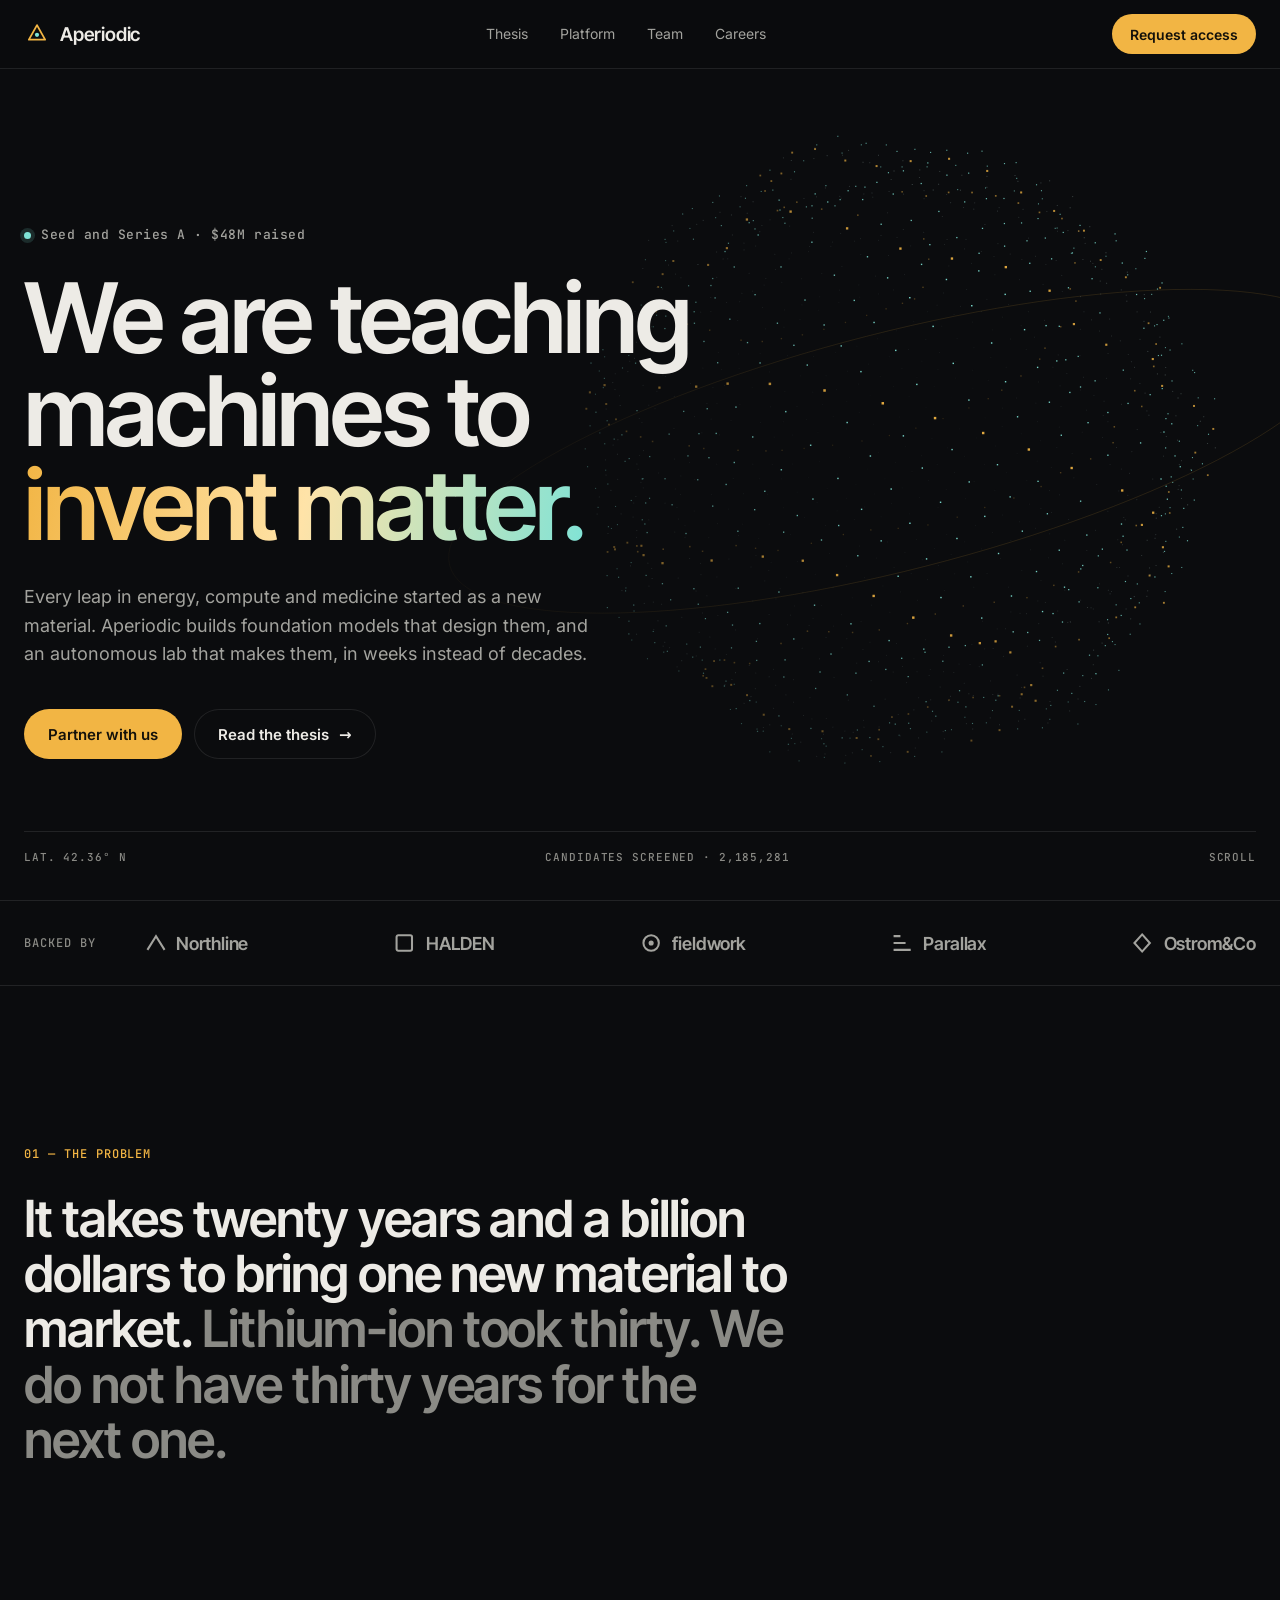
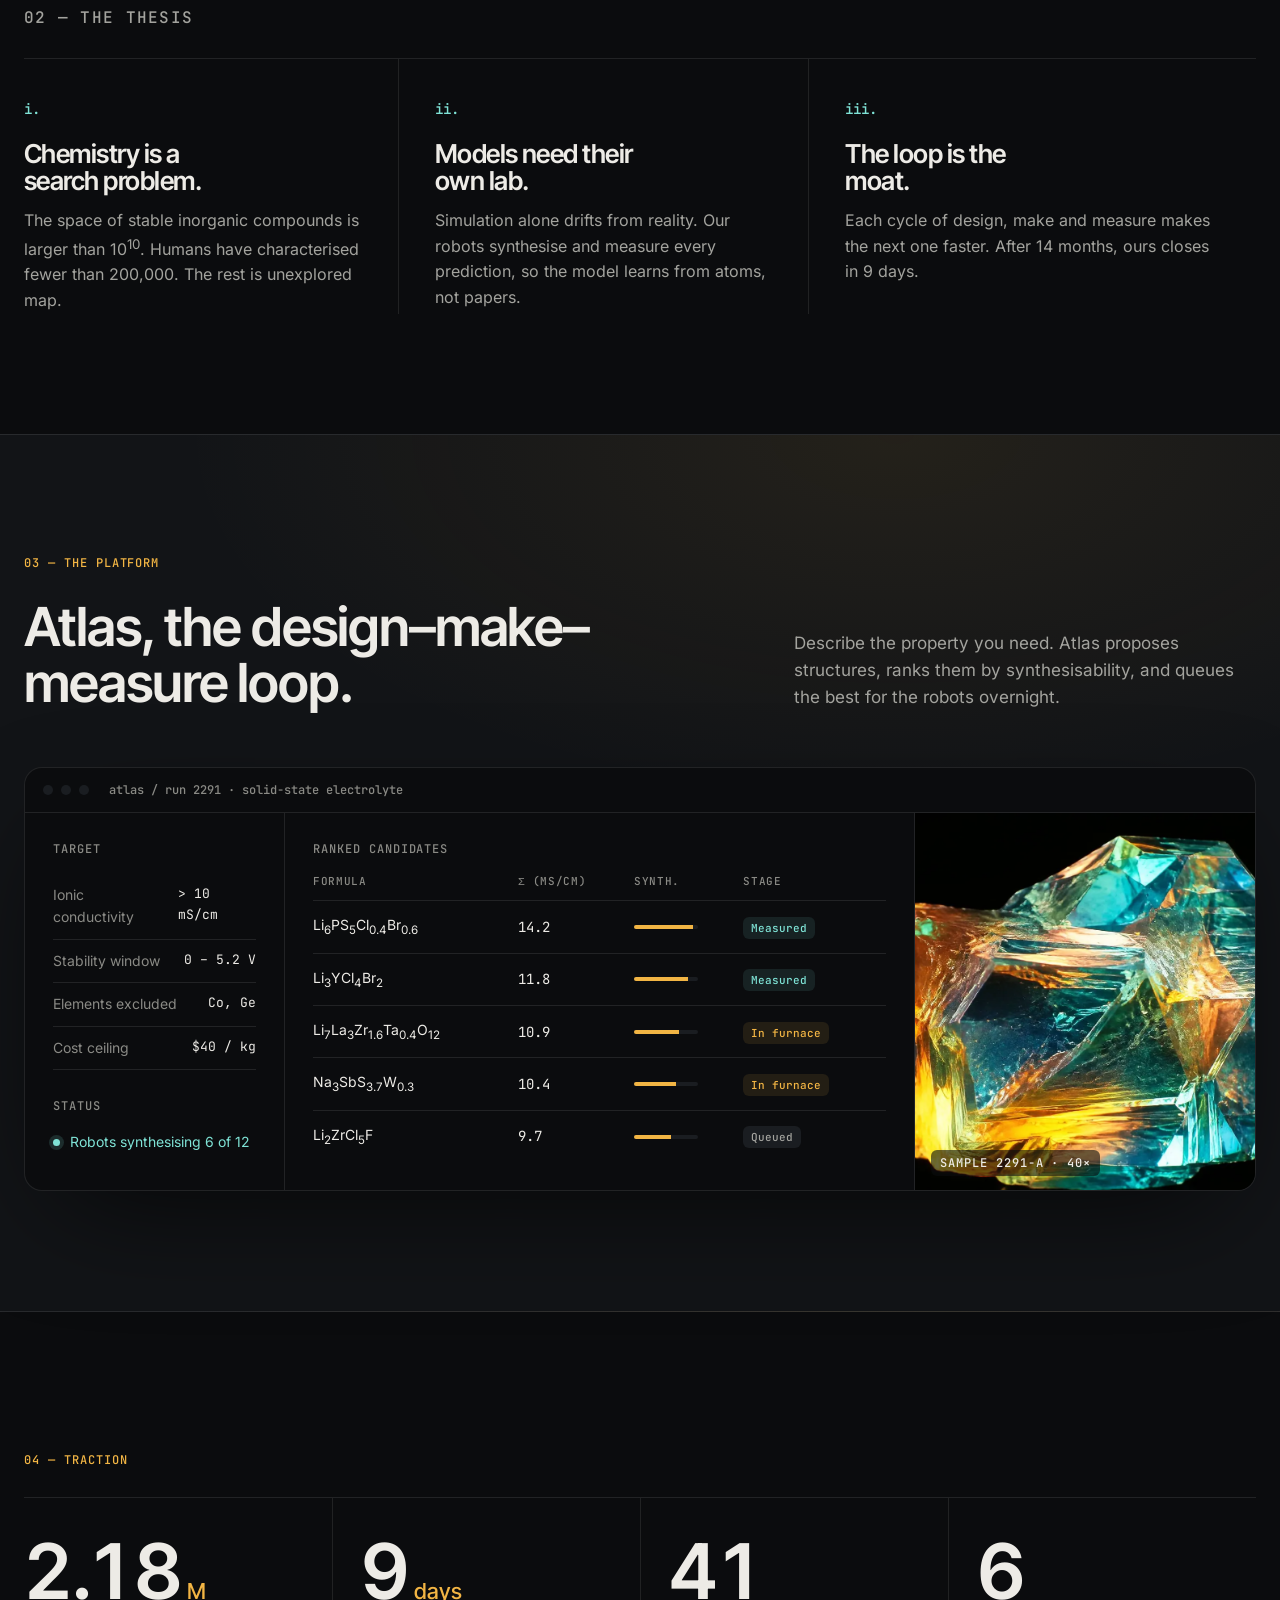
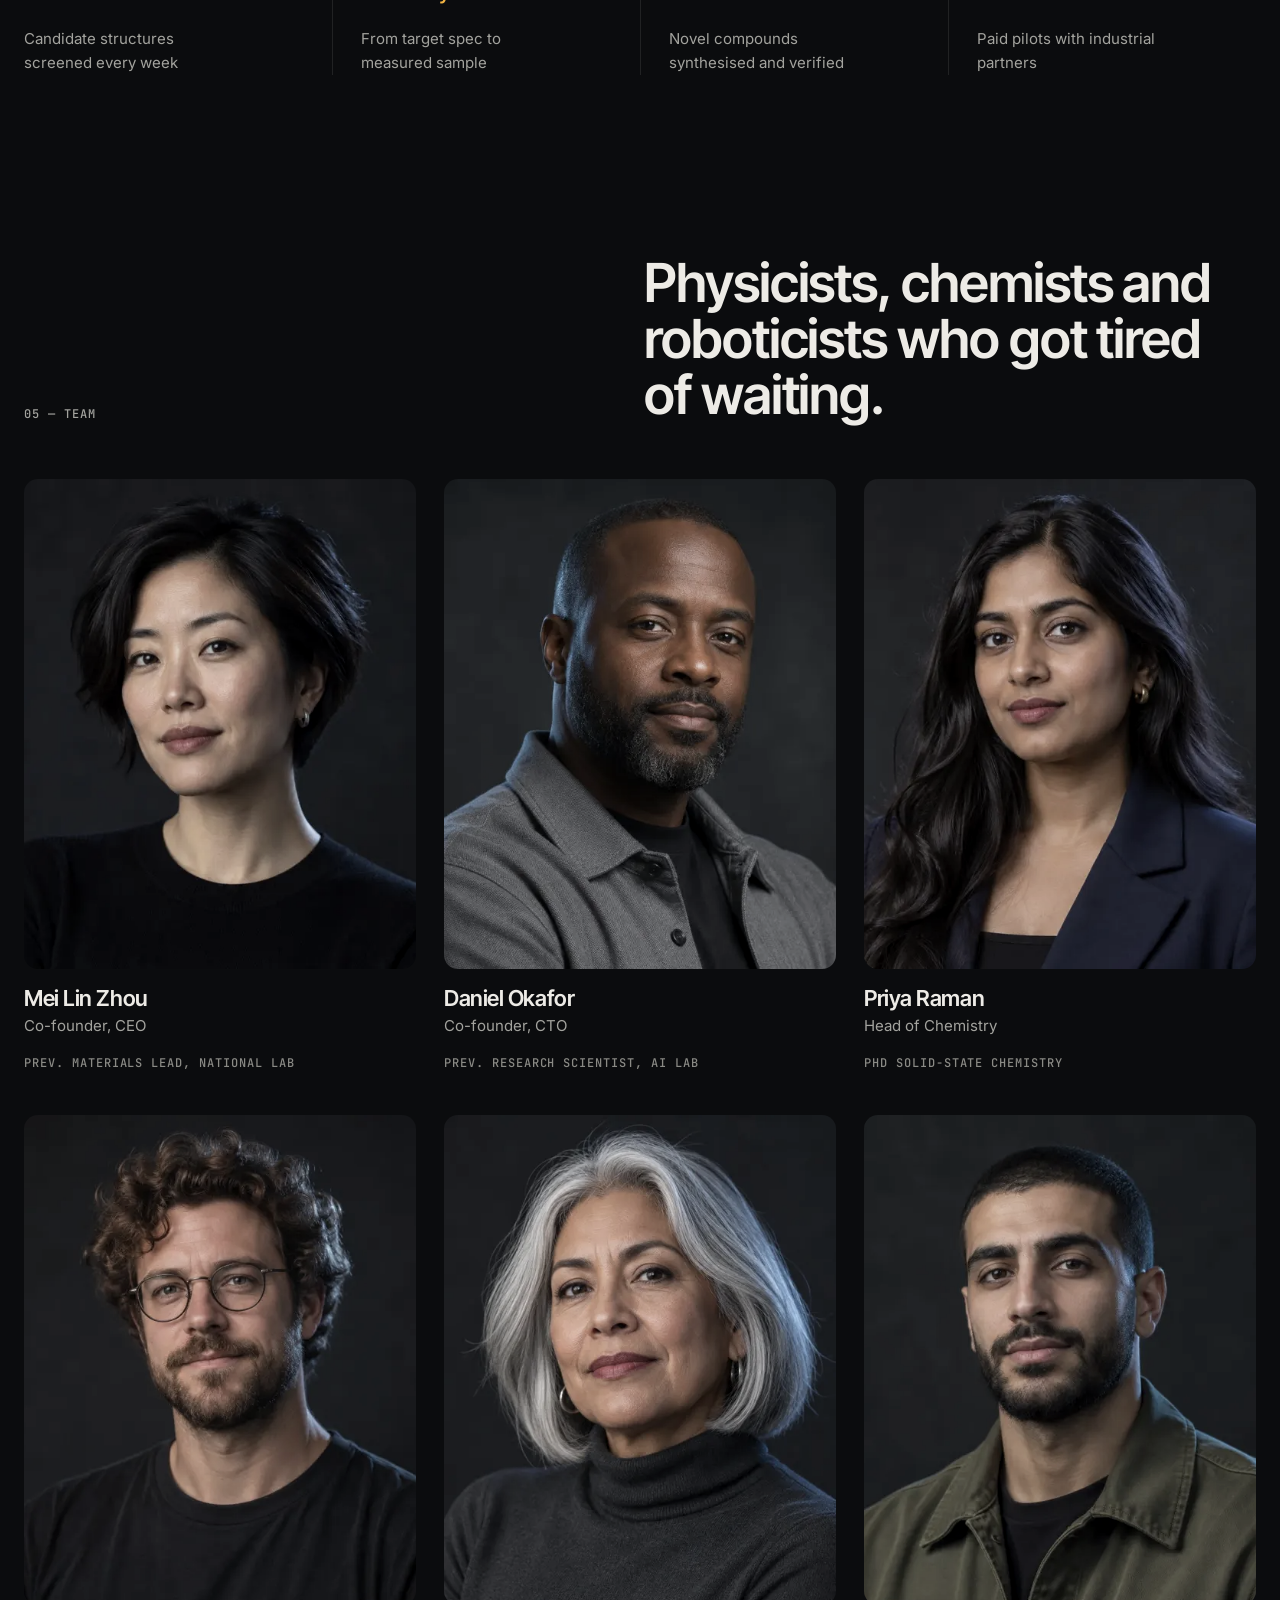
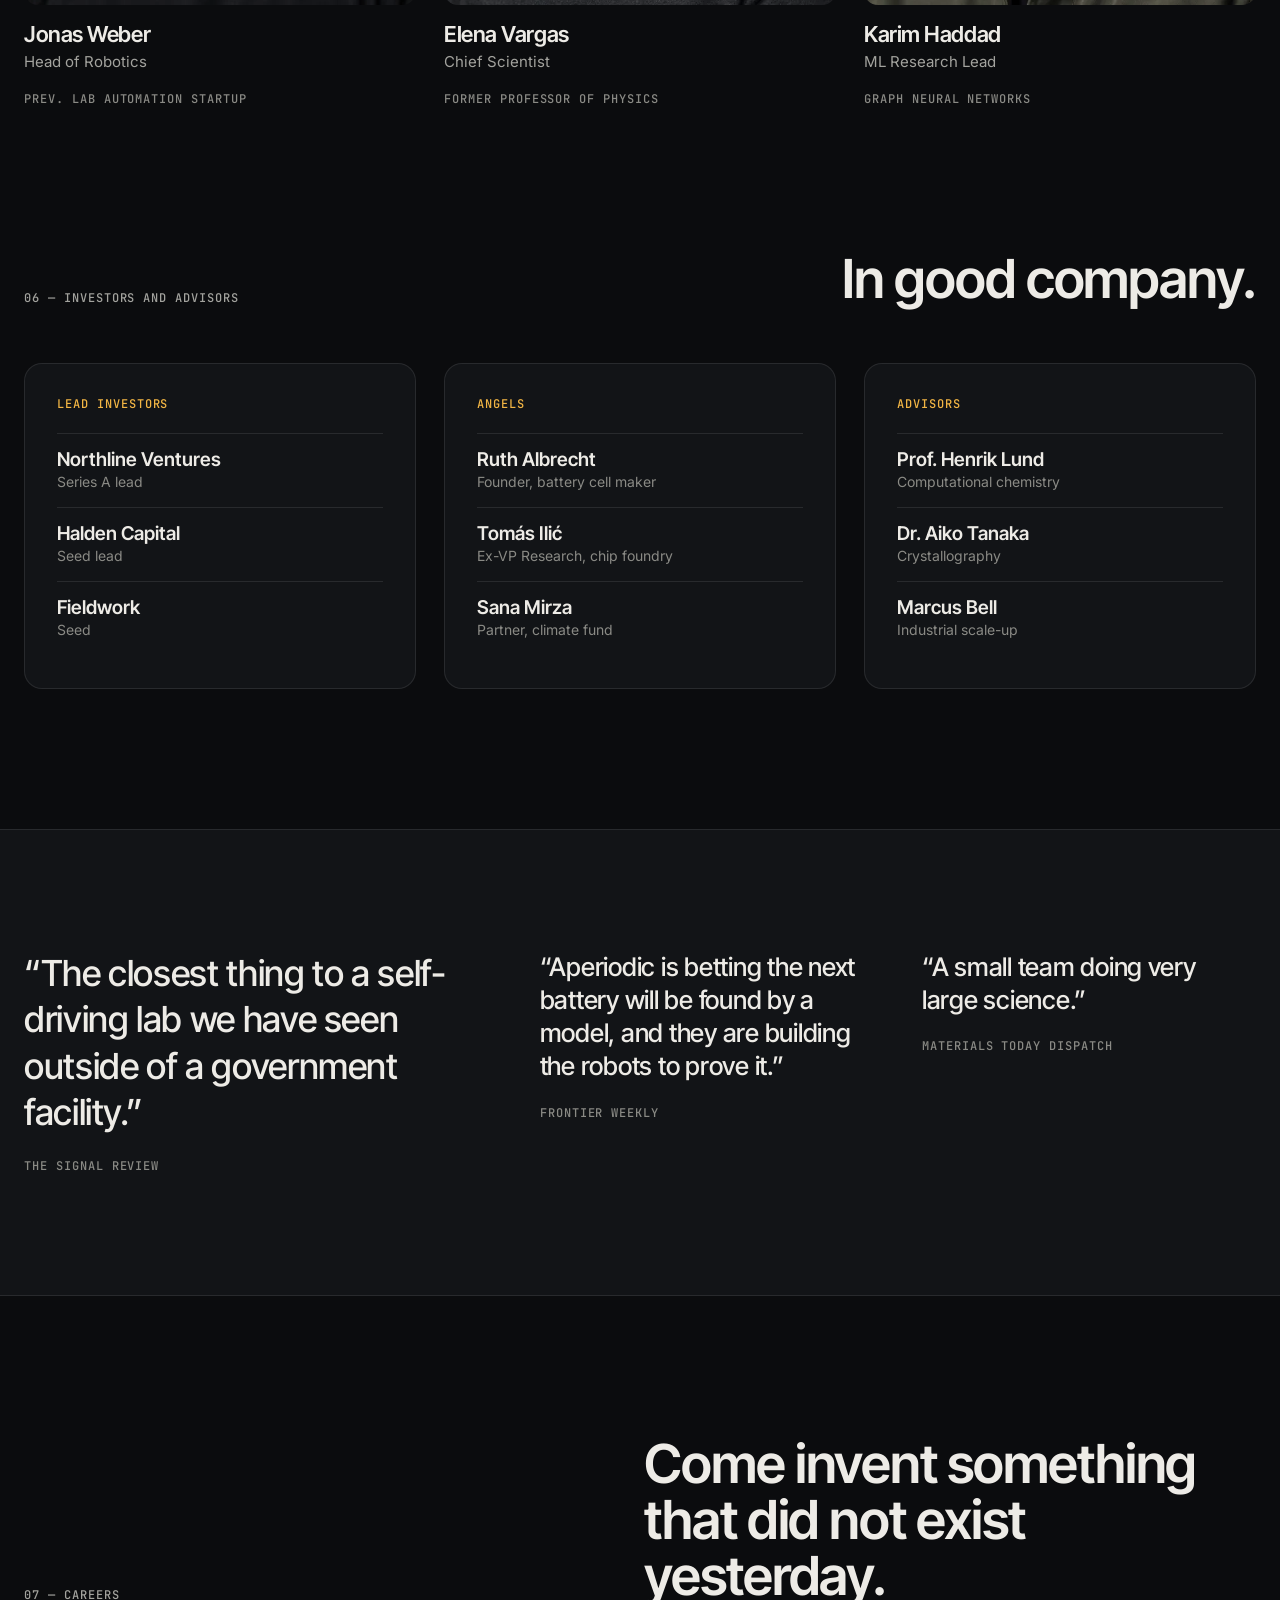
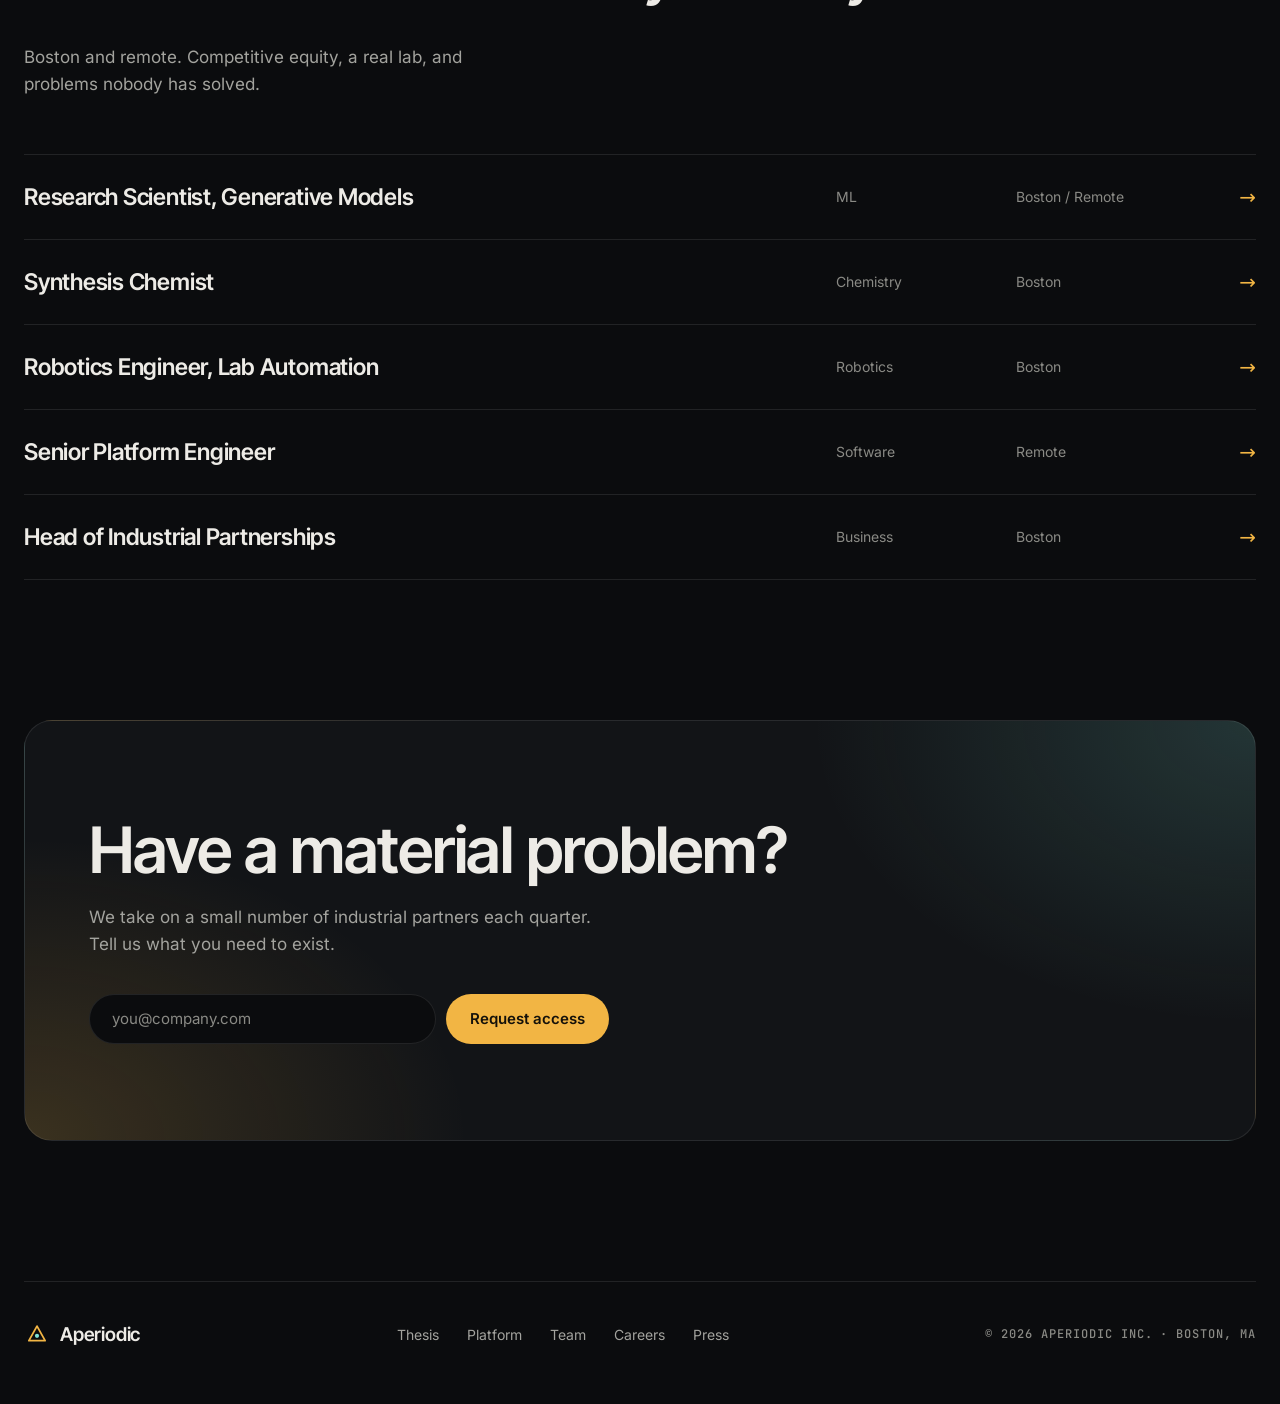
<file: com.pana.websites/templates/startup/index.html>
<!doctype html>
<html lang="en" class="no-js">
<head>
<meta charset="utf-8">
<meta name="viewport" content="width=device-width, initial-scale=1">
<title>Aperiodic · Machines that invent matter</title>
<meta name="description" content="Aperiodic builds foundation models for materials, then makes what they discover in its own autonomous lab. Backed by Northline, Halden Capital and Fieldwork.">
<meta name="theme-color" content="#0B0C0E">
<meta property="og:type" content="website"><meta property="og:title" content="Aperiodic · Machines that invent matter"><meta property="og:description" content="Foundation models for materials, and an autonomous lab that makes what they discover.">
<meta name="twitter:card" content="summary_large_image">
<link rel="icon" href="favicon.svg" type="image/svg+xml">
<link rel="preload" href="fonts/intertight.woff2" as="font" type="font/woff2" crossorigin>
<link rel="preload" href="fonts/inter.woff2" as="font" type="font/woff2" crossorigin>
<link rel="stylesheet" href="styles.css">
<script>var d=document.documentElement;d.classList.remove('no-js');if(!matchMedia('(prefers-reduced-motion: reduce)').matches)d.classList.add('mo')</script>
<script type="application/ld+json">{"@context":"https://schema.org","@type":"Organization","name":"Aperiodic","description":"Foundation models for materials discovery and an autonomous synthesis lab.","foundingDate":"2024","address":{"@type":"PostalAddress","addressLocality":"Boston","addressCountry":"US"}}</script>
</head>
<body>
<a class="skip" href="#main">Skip to content</a>
<header class="nav" id="top">
  <a class="brand" href="#top" aria-label="Aperiodic home"><svg viewBox="0 0 32 32" aria-hidden="true"><path d="M16 5l10 18H6z" fill="none" stroke="currentColor" stroke-width="2.2" stroke-linejoin="round"/><circle cx="16" cy="17" r="2.6" fill="var(--cy)"/></svg>Aperiodic</a>
  <nav aria-label="Primary"><a href="#thesis">Thesis</a><a href="#product">Platform</a><a href="#team">Team</a><a href="#careers">Careers</a></nav>
  <a class="btn sm" href="#join">Request access</a>
</header>

<main id="main">
<section class="hero">
  <canvas id="field" aria-hidden="true"></canvas>
  <div class="hero-in wrap">
    <p class="eyebrow"><span class="dot"></span>Seed and Series A · $48M raised</p>
    <h1>We are teaching machines to <em>invent matter.</em></h1>
    <p class="lede">Every leap in energy, compute and medicine started as a new material. Aperiodic builds foundation models that design them, and an autonomous lab that makes them, in weeks instead of decades.</p>
    <div class="cta-row"><a class="btn" href="#join">Partner with us</a><a class="btn ghost" href="#thesis">Read the thesis <span aria-hidden="true">→</span></a></div>
  </div>
  <div class="hero-meta wrap" aria-hidden="true"><span>Lat. 42.36° N</span><span id="hz">Candidates screened · 2,184,906</span><span>Scroll</span></div>
</section>

<section class="backers" aria-label="Backed by">
  <div class="wrap row">
    <p class="mono">Backed by</p>
    <ul class="logos">
      <li><svg viewBox="0 0 26 28" aria-hidden="true"><path d="M4 22L14 6l10 16" fill="none" stroke="currentColor" stroke-width="2.4"/></svg><span>Northline</span></li>
      <li><svg viewBox="0 0 26 28" aria-hidden="true"><rect x="3" y="5" width="18" height="18" rx="2" fill="none" stroke="currentColor" stroke-width="2.4"/></svg><span>HALDEN</span></li>
      <li><svg viewBox="0 0 26 28" aria-hidden="true"><circle cx="13" cy="14" r="9" fill="none" stroke="currentColor" stroke-width="2.4"/><circle cx="13" cy="14" r="3" fill="currentColor"/></svg><span>fieldwork</span></li>
      <li><svg viewBox="0 0 26 28" aria-hidden="true"><path d="M3 22h20M3 14h14M3 6h8" stroke="currentColor" stroke-width="2.4"/></svg><span>Parallax</span></li>
      <li><svg viewBox="0 0 26 28" aria-hidden="true"><path d="M13 4l9 10-9 10-9-10z" fill="none" stroke="currentColor" stroke-width="2.4"/></svg><span>Ostrom&amp;Co</span></li>
    </ul>
  </div>
</section>

<section class="problem wrap" id="thesis">
  <p class="mono kicker">01 — The problem</p>
  <h2 class="big rv">It takes twenty years and a billion dollars to bring one new material to market. <span class="dim">Lithium-ion took thirty. We do not have thirty years for the next one.</span></h2>
  <div class="thesis">
    <p class="mono kicker">02 — The thesis</p>
    <ol>
      <li class="rv"><span class="n">i.</span><h3>Chemistry is a search problem.</h3><p>The space of stable inorganic compounds is larger than 10<sup>10</sup>. Humans have characterised fewer than 200,000. The rest is unexplored map.</p></li>
      <li class="rv"><span class="n">ii.</span><h3>Models need their own lab.</h3><p>Simulation alone drifts from reality. Our robots synthesise and measure every prediction, so the model learns from atoms, not papers.</p></li>
      <li class="rv"><span class="n">iii.</span><h3>The loop is the moat.</h3><p>Each cycle of design, make and measure makes the next one faster. After 14 months, ours closes in 9 days.</p></li>
    </ol>
  </div>
</section>

<section class="product" id="product">
  <div class="wrap">
    <p class="mono kicker">03 — The platform</p>
    <div class="ph"><h2>Atlas, the design–make–measure loop.</h2><p>Describe the property you need. Atlas proposes structures, ranks them by synthesisability, and queues the best for the robots overnight.</p></div>
    <div class="console rv" role="img" aria-label="Atlas console showing a target spec, ranked candidate materials and a synthesis queue">
      <div class="c-top"><span></span><span></span><span></span><b>atlas / run 2291 · solid-state electrolyte</b></div>
      <div class="c-body">
        <div class="c-spec">
          <p class="mono">Target</p>
          <dl><div><dt>Ionic conductivity</dt><dd>&gt; 10 mS/cm</dd></div><div><dt>Stability window</dt><dd>0 – 5.2 V</dd></div><div><dt>Elements excluded</dt><dd>Co, Ge</dd></div><div><dt>Cost ceiling</dt><dd>$40 / kg</dd></div></dl>
          <p class="mono">Status</p><p class="live"><span class="dot"></span>Robots synthesising 6 of 12</p>
        </div>
        <div class="c-list">
          <p class="mono">Ranked candidates</p>
          <table><thead><tr><th>Formula</th><th>σ (mS/cm)</th><th>Synth.</th><th>Stage</th></tr></thead><tbody>
          <tr><td>Li<sub>6</sub>PS<sub>5</sub>Cl<sub>0.4</sub>Br<sub>0.6</sub></td><td>14.2</td><td><i style="--v:.92"></i></td><td><span class="tag ok">Measured</span></td></tr>
          <tr><td>Li<sub>3</sub>YCl<sub>4</sub>Br<sub>2</sub></td><td>11.8</td><td><i style="--v:.84"></i></td><td><span class="tag ok">Measured</span></td></tr>
          <tr><td>Li<sub>7</sub>La<sub>3</sub>Zr<sub>1.6</sub>Ta<sub>0.4</sub>O<sub>12</sub></td><td>10.9</td><td><i style="--v:.71"></i></td><td><span class="tag run">In furnace</span></td></tr>
          <tr><td>Na<sub>3</sub>SbS<sub>3.7</sub>W<sub>0.3</sub></td><td>10.4</td><td><i style="--v:.66"></i></td><td><span class="tag run">In furnace</span></td></tr>
          <tr><td>Li<sub>2</sub>ZrCl<sub>5</sub>F</td><td>9.7</td><td><i style="--v:.58"></i></td><td><span class="tag">Queued</span></td></tr>
          </tbody></table>
        </div>
        <figure class="c-img"><img src="img/lab.webp" alt="Macro photograph of a crystalline sample synthesised in the Aperiodic lab" width="1400" height="933" loading="lazy" decoding="async"><figcaption class="mono">Sample 2291-A · 40×</figcaption></figure>
      </div>
    </div>
  </div>
</section>

<section class="traction wrap" aria-label="Traction">
  <p class="mono kicker">04 — Traction</p>
  <div class="stats">
    <div><b data-n="2.18" data-d="2">2.18</b><span class="u">M</span><p>Candidate structures screened every week</p></div>
    <div><b data-n="9">9</b><span class="u">days</span><p>From target spec to measured sample</p></div>
    <div><b data-n="41">41</b><p>Novel compounds synthesised and verified</p></div>
    <div><b data-n="6">6</b><p>Paid pilots with industrial partners</p></div>
  </div>
</section>

<section class="team wrap" id="team">
  <div class="ph"><p class="mono kicker">05 — Team</p><h2>Physicists, chemists and roboticists who got tired of waiting.</h2></div>
  <ul class="people">
    <li class="rv"><img src="img/t1.webp" alt="Portrait of Mei Lin Zhou" width="640" height="640" loading="lazy" decoding="async"><h3>Mei Lin Zhou</h3><p>Co-founder, CEO</p><span class="mono">Prev. materials lead, national lab</span></li>
    <li class="rv"><img src="img/t2.webp" alt="Portrait of Daniel Okafor" width="640" height="640" loading="lazy" decoding="async"><h3>Daniel Okafor</h3><p>Co-founder, CTO</p><span class="mono">Prev. research scientist, AI lab</span></li>
    <li class="rv"><img src="img/t3.webp" alt="Portrait of Priya Raman" width="640" height="640" loading="lazy" decoding="async"><h3>Priya Raman</h3><p>Head of Chemistry</p><span class="mono">PhD solid-state chemistry</span></li>
    <li class="rv"><img src="img/t4.webp" alt="Portrait of Jonas Weber" width="640" height="640" loading="lazy" decoding="async"><h3>Jonas Weber</h3><p>Head of Robotics</p><span class="mono">Prev. lab automation startup</span></li>
    <li class="rv"><img src="img/t5.webp" alt="Portrait of Elena Vargas" width="640" height="640" loading="lazy" decoding="async"><h3>Elena Vargas</h3><p>Chief Scientist</p><span class="mono">Former professor of physics</span></li>
    <li class="rv"><img src="img/t6.webp" alt="Portrait of Karim Haddad" width="640" height="640" loading="lazy" decoding="async"><h3>Karim Haddad</h3><p>ML Research Lead</p><span class="mono">Graph neural networks</span></li>
  </ul>
</section>

<section class="investors wrap" aria-labelledby="inv">
  <div class="ph"><p class="mono kicker">06 — Investors and advisors</p><h2 id="inv">In good company.</h2></div>
  <div class="inv-grid">
    <div><p class="mono">Lead investors</p><ul><li><b>Northline Ventures</b><span>Series A lead</span></li><li><b>Halden Capital</b><span>Seed lead</span></li><li><b>Fieldwork</b><span>Seed</span></li></ul></div>
    <div><p class="mono">Angels</p><ul><li><b>Ruth Albrecht</b><span>Founder, battery cell maker</span></li><li><b>Tomás Ilić</b><span>Ex-VP Research, chip foundry</span></li><li><b>Sana Mirza</b><span>Partner, climate fund</span></li></ul></div>
    <div><p class="mono">Advisors</p><ul><li><b>Prof. Henrik Lund</b><span>Computational chemistry</span></li><li><b>Dr. Aiko Tanaka</b><span>Crystallography</span></li><li><b>Marcus Bell</b><span>Industrial scale-up</span></li></ul></div>
  </div>
</section>

<section class="press" aria-label="Press">
  <div class="wrap quotes">
    <blockquote class="rv"><p>“The closest thing to a self-driving lab we have seen outside of a government facility.”</p><cite class="mono">The Signal Review</cite></blockquote>
    <blockquote class="rv"><p>“Aperiodic is betting the next battery will be found by a model, and they are building the robots to prove it.”</p><cite class="mono">Frontier Weekly</cite></blockquote>
    <blockquote class="rv"><p>“A small team doing very large science.”</p><cite class="mono">Materials Today Dispatch</cite></blockquote>
  </div>
</section>

<section class="careers wrap" id="careers">
  <div class="ph"><p class="mono kicker">07 — Careers</p><h2>Come invent something that did not exist yesterday.</h2><p>Boston and remote. Competitive equity, a real lab, and problems nobody has solved.</p></div>
  <ul class="roles">
    <li><a href="mailto:careers@aperiodic.example?subject=Research%20Scientist%2C%20Generative%20Models"><b>Research Scientist, Generative Models</b><span>ML</span><span>Boston / Remote</span><i aria-hidden="true">→</i></a></li>
    <li><a href="mailto:careers@aperiodic.example?subject=Synthesis%20Chemist"><b>Synthesis Chemist</b><span>Chemistry</span><span>Boston</span><i aria-hidden="true">→</i></a></li>
    <li><a href="mailto:careers@aperiodic.example?subject=Robotics%20Engineer"><b>Robotics Engineer, Lab Automation</b><span>Robotics</span><span>Boston</span><i aria-hidden="true">→</i></a></li>
    <li><a href="mailto:careers@aperiodic.example?subject=Platform%20Engineer"><b>Senior Platform Engineer</b><span>Software</span><span>Remote</span><i aria-hidden="true">→</i></a></li>
    <li><a href="mailto:careers@aperiodic.example?subject=Partnerships"><b>Head of Industrial Partnerships</b><span>Business</span><span>Boston</span><i aria-hidden="true">→</i></a></li>
  </ul>
</section>

<section class="join" id="join">
  <div class="wrap join-in">
    <h2>Have a material problem?</h2>
    <p>We take on a small number of industrial partners each quarter. Tell us what you need to exist.</p>
    <form class="wl" action="mailto:partners@aperiodic.example" method="post" enctype="text/plain">
      
      <input id="em" aria-label="Work email" name="email" type="email" required placeholder="you@company.com" autocomplete="email">
      <button class="btn" type="submit">Request access</button>
    </form>
  </div>
</section>
</main>

<footer class="foot wrap">
  <a class="brand" href="#top"><svg viewBox="0 0 32 32" aria-hidden="true"><path d="M16 5l10 18H6z" fill="none" stroke="currentColor" stroke-width="2.2" stroke-linejoin="round"/><circle cx="16" cy="17" r="2.6" fill="var(--cy)"/></svg>Aperiodic</a>
  <nav aria-label="Footer"><a href="#thesis">Thesis</a><a href="#product">Platform</a><a href="#team">Team</a><a href="#careers">Careers</a><a href="mailto:press@aperiodic.example">Press</a></nav>
  <p class="mono">© 2026 Aperiodic Inc. · Boston, MA</p>
</footer>
<script src="app.js" defer></script>
</body>
</html>
</file>
<file: com.pana.websites/templates/app/styles.css>
@font-face{font-family:"Manrope";src:url(fonts/manrope.woff2) format("woff2");font-weight:400 800;font-display:swap}
@font-face{font-family:"Inter";src:url(fonts/inter.woff2) format("woff2");font-weight:100 900;font-display:swap}
:root{--bg:#FFFFFF;--bg2:#F4F6F9;--card:#F8F9FB;--line:rgba(25,26,28,.10);--ink:#0E1116;--ink2:#4A5262;--acc:#2F5BFF;--acc2:#6F8CFF;--acc-ink:#FFFFFF;--gph:#14171D;--gph2:#1E222A;--pink:#EEF1F6;--pink2:#9AA3B2;
--g:clamp(20px,5vw,64px);--max:1200px;--r:24px;--top:64px;--ease:cubic-bezier(.2,.7,.2,1);
--fd:"Manrope",system-ui,sans-serif;--fb:"Inter",system-ui,sans-serif;color-scheme:light}
*,*::before,*::after{box-sizing:border-box}
html{scroll-behavior:smooth;scroll-padding-top:calc(var(--top) + 16px);-webkit-text-size-adjust:100%}
body{margin:0;background:var(--bg);color:var(--ink);font:400 1.0625rem/1.6 var(--fb);overflow-x:clip;-webkit-font-smoothing:antialiased}
h1,h2,h3{font-family:var(--fd);font-weight:700;margin:0;letter-spacing:-.02em;word-spacing:normal;line-height:1.08;text-wrap:balance}
p{margin:0}ul,ol{margin:0;padding:0;list-style:none}a{color:inherit}
:focus-visible{outline:2px solid var(--acc);outline-offset:3px;border-radius:6px}
.skip{position:absolute;left:-999px;top:8px;z-index:99;background:var(--ink);color:var(--bg);padding:10px 14px;border-radius:8px}.skip:focus{left:8px}
.wrap{width:min(100% - 2*var(--g),var(--max));margin-inline:auto}
.muted{color:var(--ink2)}
/* header */
.top{position:sticky;top:0;z-index:50;height:var(--top);background:rgba(237,238,240,.82);backdrop-filter:blur(14px);-webkit-backdrop-filter:blur(14px);border-bottom:1px solid var(--line)}
.top-in{height:100%;display:flex;align-items:center;gap:24px}
.brand{display:inline-flex;align-items:center;gap:10px;font:800 1.25rem/1 var(--fd);letter-spacing:-.03em;text-decoration:none}
.logo{width:26px;height:26px;border-radius:50%;background:radial-gradient(circle at 70% 30%,transparent 42%,var(--acc) 43%);display:inline-block}
.nav{display:none}
@media(min-width:900px){.nav{display:flex;gap:28px}.nav a{text-decoration:none;color:var(--ink2);font-size:.9375rem}.nav a:hover{color:var(--ink)}}
.top .btn{margin-left:auto}
.btn{display:inline-flex;align-items:center;justify-content:center;min-height:48px;padding:0 22px;border-radius:999px;background:var(--acc);color:var(--acc-ink);font:700 1rem/1 var(--fd);text-decoration:none;transition:transform .2s var(--ease),background .2s}
.btn:hover{transform:translateY(-2px);background:#1F46E6}
.btn--sm{min-height:40px;padding:0 16px;font-size:.9375rem}
.btn--ghost{background:transparent;color:var(--ink);box-shadow:inset 0 0 0 1px rgba(25,26,28,.22)}.btn--ghost:hover{background:rgba(25,26,28,.05)}
/* hero */
.hero{position:relative;padding:clamp(40px,7vw,96px) 0 clamp(64px,8vw,120px);overflow:hidden}
.sky{position:absolute;inset:0;pointer-events:none;background:radial-gradient(60% 50% at 80% 10%,rgba(47,91,255,.10),transparent 70%),radial-gradient(40% 40% at 10% 90%,rgba(95,103,120,.08),transparent 70%)}
.sky::after{display:none;content:"";position:absolute;inset:0;background-image:radial-gradient(1px 1px at 12% 20%,#fff8,transparent),radial-gradient(1px 1px at 32% 8%,#fff6,transparent),radial-gradient(1.5px 1.5px at 58% 26%,#fff9,transparent),radial-gradient(1px 1px at 76% 60%,#fff5,transparent),radial-gradient(1px 1px at 90% 34%,#fff7,transparent),radial-gradient(1px 1px at 22% 70%,#fff4,transparent)}
.hero-g{position:relative;display:grid;gap:56px;align-items:center}
@media(min-width:960px){.hero-g{grid-template-columns:1.1fr .9fr;gap:48px}}
.badge{display:inline-flex;align-items:center;gap:10px;padding:6px 14px 6px 6px;border-radius:999px;background:rgba(47,91,255,.08);box-shadow:inset 0 0 0 1px rgba(47,91,255,.25);font-size:.875rem;color:var(--ink)}
.badge span{background:var(--acc);color:var(--acc-ink);font-weight:700;border-radius:999px;padding:3px 10px;font-size:.75rem}
.hero h1{margin-top:24px;font-size:clamp(2.75rem,1.6rem + 5vw,5.5rem);font-weight:800;letter-spacing:-.035em;line-height:1}
.hero h1 em{font-style:normal;display:block;color:var(--acc)}
.lede{margin-top:24px;font-size:clamp(1.0625rem,1rem + .4vw,1.25rem);color:var(--ink2);max-width:34rem}
.stores{display:flex;flex-wrap:wrap;gap:12px;margin-top:32px}
.store{display:inline-flex;align-items:center;gap:10px;min-height:56px;padding:8px 18px 8px 14px;border-radius:14px;background:var(--ink);color:var(--bg);text-decoration:none;font:700 1.0625rem/1.1 var(--fd);transition:transform .2s var(--ease)}
.store:hover{transform:translateY(-2px)}.store svg{width:24px;height:24px;flex:none}.store small{display:block;font:500 .6875rem/1.2 var(--fb)}
.rate{margin-top:24px;display:flex;flex-wrap:wrap;align-items:center;gap:8px;color:var(--ink2);font-size:.9375rem}.rate b{color:var(--ink);font:800 1.125rem var(--fd)}.stars{color:var(--acc2);letter-spacing:.1em}
.hero-v{position:relative;height:clamp(440px,60vw,620px);display:grid;place-items:center}
/* phone */
.phone{position:relative;width:min(270px,64vw);aspect-ratio:9/19;border-radius:44px;padding:10px;background:linear-gradient(160deg,#36383B,#131415);box-shadow:0 40px 80px -30px rgba(26,29,34,.45),inset 0 0 0 1px rgba(255,255,255,.12)}
.ph-screen{position:relative;height:100%;border-radius:34px;overflow:hidden;background:linear-gradient(180deg,#212225,#121314)}
.ph-notch{position:absolute;top:18px;left:50%;width:84px;height:24px;margin-left:-42px;border-radius:20px;background:#090A0B}
.hero-v .p-main{position:relative;z-index:2;transform:rotate(-3deg)}
.hero-v .p-back{position:absolute;z-index:1;width:min(220px,50vw);transform:translate(52%,6%) rotate(6deg);opacity:.75}
.hero-v .p-main{transform:translate(-14%,0) rotate(-3deg)}
.chip{position:absolute;z-index:3;padding:10px 14px;border-radius:14px;background:rgba(248,249,250,.94);box-shadow:inset 0 0 0 1px var(--line),0 12px 30px -10px rgba(26,29,34,.25);font:600 .875rem/1.2 var(--fb);white-space:nowrap}
.c1{left:0;top:14%}.c2{right:0;bottom:12%}
@media(max-width:600px){.c1{top:4%}.c2{bottom:2%}.hero-v .p-back{display:none}.hero-v .p-main{transform:rotate(-2deg)}}
.scr{position:absolute;inset:0;padding:56px 18px 20px;display:flex;flex-direction:column;gap:12px;font-size:.8125rem;color:var(--ink)}
.s-k{font:600 .6875rem/1 var(--fb);letter-spacing:.08em;text-transform:uppercase;color:var(--ink2)}
.s-big{font:800 2.25rem/1 var(--fd);letter-spacing:-.03em}.s-big small{display:block;font:600 .875rem var(--fb);color:var(--ink2);margin-top:6px;letter-spacing:0}
.s-p{color:var(--ink2);line-height:1.45}
.s-pill{margin-top:auto;align-self:stretch;text-align:center;padding:12px;border-radius:999px;background:var(--acc);color:var(--acc-ink);font-weight:700}
.s-moon{width:72px;height:72px;border-radius:50%;margin:8px 0;box-shadow:inset -16px -6px 0 0 var(--acc2)}
.ring{--v:.8;width:150px;aspect-ratio:1;border-radius:50%;margin:6px auto;display:grid;place-content:center;text-align:center;background:radial-gradient(closest-side,#1A1B1D 80%,transparent 81%),conic-gradient(var(--acc) calc(var(--v)*360deg),rgba(255,255,255,.08) 0)}
.ring b{font:800 2.75rem/1 var(--fd)}.ring span{font-size:.6875rem;color:var(--ink2)}
.s-row{display:grid;grid-template-columns:1fr 1fr;gap:8px}.s-row span{padding:10px;border-radius:12px;background:rgba(25,26,28,.05);color:var(--ink2);font-size:.6875rem}.s-row b{display:block;color:var(--ink);font:700 .9375rem var(--fd)}
.s-bars{margin-top:auto;display:flex;align-items:flex-end;gap:6px;height:56px}.s-bars i{flex:1;height:calc(var(--h)*100%);border-radius:5px;background:linear-gradient(180deg,var(--acc),rgba(47,91,255,.25))}
.s-list{display:grid;gap:8px}.s-list li{display:flex;align-items:center;gap:10px;padding:10px;border-radius:12px;background:rgba(255,255,255,.05)}.s-list li.on{background:rgba(47,91,255,.12)}
.s-list i{width:28px;height:28px;border-radius:8px;background:linear-gradient(135deg,var(--acc),#1A3BD1);flex:none}.s-list span{color:var(--ink2);font-size:.6875rem}.s-list b{display:block;color:var(--ink);font-size:.8125rem}
.s-wave{margin-top:auto;display:flex;align-items:center;gap:3px;height:40px}.s-wave i{flex:1;height:30%;border-radius:2px;background:var(--acc);animation:wv 1.4s var(--d) ease-in-out infinite alternate}
@keyframes wv{to{height:95%}}
.s-arc{height:70px;border-radius:70px 70px 0 0;border:2px dashed rgba(47,91,255,.35);border-bottom:0;position:relative;margin:8px 4px}.s-arc i{position:absolute;left:58%;top:6px;width:14px;height:14px;border-radius:50%;background:var(--acc2);box-shadow:0 0 18px var(--acc2)}
/* sections */
.sec{padding:clamp(72px,10vw,140px) 0;border-top:1px solid var(--line)}
.sh{max-width:44rem;margin-bottom:clamp(36px,5vw,64px)}
.kick{font:600 .8125rem/1.2 var(--fb);letter-spacing:.08em;text-transform:uppercase;color:var(--acc)}
.sh h2{margin-top:12px;font-size:clamp(2.125rem,1.4rem + 3vw,3.75rem);letter-spacing:-.03em}
.sh .muted{margin-top:16px}
/* how */
.how-g{display:grid;gap:48px}
.steps{display:grid;gap:20px}
.step{display:grid;gap:24px;padding:28px;border-radius:var(--r);background:var(--card);box-shadow:inset 0 0 0 1px var(--line)}
.n{font:700 .8125rem/1 var(--fb);color:var(--acc);letter-spacing:.06em}
.step h3{margin-top:12px;font-size:1.5rem}.step p{margin-top:8px;color:var(--ink2)}
.step-ph{display:grid;place-items:center}.p-sm{width:min(230px,70vw)}
.how-v{display:none}
@media(min-width:960px){
 .how-g{grid-template-columns:1fr 1fr;gap:64px;align-items:start}
 .step-ph{display:none}
 .steps{gap:0}
 .step{min-height:60vh;align-content:center;background:none;box-shadow:none;padding:0 0 0 28px;border-left:2px solid var(--line);transition:border-color .4s,opacity .4s}
 .mo .step{opacity:.4}.mo .step.on{opacity:1;border-left-color:var(--acc)}
 .step h3{font-size:2rem}
 .how-v{display:block;height:100%}
 .how-stick{position:sticky;top:calc(var(--top) + (100vh - var(--top) - 600px)/2);display:grid;place-items:center}
 .p-how{width:284px}
 .sl{position:absolute;inset:0;opacity:0;transition:opacity .5s}.sl.on{opacity:1}
 .no-js .sl[data-i="0"],html:not(.mo) .sl[data-i="0"]{opacity:1}
}
/* features */
.fts{display:grid;gap:16px}
@media(min-width:640px){.fts{grid-template-columns:repeat(2,minmax(0,1fr))}}
@media(min-width:1000px){.fts{grid-template-columns:repeat(3,minmax(0,1fr))}}
.ft{padding:28px;border-radius:var(--r);background:var(--card);box-shadow:inset 0 0 0 1px var(--line);transition:transform .3s var(--ease),box-shadow .3s}
.ft:hover{transform:translateY(-4px);box-shadow:inset 0 0 0 1px rgba(47,91,255,.35)}
.ft-i{width:44px;height:44px;padding:10px;border-radius:12px;background:rgba(47,91,255,.10);fill:none;stroke:var(--acc);stroke-width:1.8;stroke-linecap:round;stroke-linejoin:round}
.ft h3{margin-top:20px;font-size:1.25rem}.ft p{margin-top:8px;color:var(--ink2)}
/* pricing */
.plans{display:grid;gap:16px}
@media(min-width:800px){.plans{grid-template-columns:repeat(2,minmax(0,1fr));max-width:920px}}
.plan{display:flex;flex-direction:column;gap:20px;padding:clamp(28px,4vw,40px);border-radius:var(--r);background:var(--card);box-shadow:inset 0 0 0 1px var(--line)}
.plan h3{font-size:1.25rem;display:flex;flex-wrap:wrap;align-items:center;gap:10px}
.tag{font:700 .75rem/1 var(--fb);padding:6px 10px;border-radius:999px;background:var(--acc-ink);color:var(--acc)}
.amt{display:flex;flex-wrap:wrap;align-items:baseline;gap:4px 10px}.amt b{font:800 clamp(2.75rem,2rem + 2vw,3.5rem)/1 var(--fd);letter-spacing:-.03em}.amt span{color:var(--ink2);font-size:.9375rem}
.plan ul{display:grid;gap:10px;margin-bottom:8px}.plan li{padding-left:28px;position:relative}.plan li::before{content:"";position:absolute;left:0;top:.45em;width:14px;height:8px;border-left:2px solid var(--acc);border-bottom:2px solid var(--acc);transform:rotate(-45deg)}
.plan .btn{margin-top:auto;align-self:start}
.plan.pro{background:linear-gradient(160deg,#232426,#131415);color:var(--acc-ink);box-shadow:none}
.plan.pro .amt span{color:#9AA3B2}.plan.pro li::before{border-color:var(--acc-ink)}
.plan.pro .btn{background:var(--acc-ink);color:#fff}.plan.pro .btn:hover{background:#000}
/* quotes */
.qs{display:grid;gap:16px}
@media(min-width:900px){.qs{grid-template-columns:repeat(3,minmax(0,1fr))}}
.q{margin:0;display:flex;flex-direction:column;gap:28px;padding:28px;border-radius:var(--r);background:var(--card);box-shadow:inset 0 0 0 1px var(--line)}
.q blockquote{margin:0;font:600 clamp(1.1875rem,1rem + .6vw,1.375rem)/1.4 var(--fd);letter-spacing:-.01em}
.q figcaption{margin-top:auto;display:flex;align-items:center;gap:12px;font-size:.875rem;color:var(--ink2)}.q figcaption b{display:block;color:var(--ink)}
.q figcaption i{width:40px;height:40px;border-radius:50%;display:grid;place-items:center;background:rgba(47,91,255,.12);color:var(--acc);font:700 .8125rem var(--fd);font-style:normal}
/* faq */
@media(min-width:900px){.faq{display:grid;grid-template-columns:minmax(0,1fr) minmax(0,1.4fr);gap:64px;align-items:start}.faq .sh{margin:0}}
.faq-l{border-top:1px solid var(--line)}
details{border-bottom:1px solid var(--line)}
summary{list-style:none;cursor:pointer;display:flex;justify-content:space-between;align-items:center;gap:16px;min-height:64px;padding:16px 0;font:700 1.125rem/1.3 var(--fd)}
summary::-webkit-details-marker{display:none}
summary i{flex:none;width:28px;height:28px;border-radius:50%;box-shadow:inset 0 0 0 1px var(--line);position:relative}
summary i::before,summary i::after{content:"";position:absolute;left:8px;right:8px;top:13px;height:2px;background:var(--ink);transition:transform .3s}summary i::after{transform:rotate(90deg)}
details[open] summary i::after{transform:none}
details p{padding:0 40px 24px 0;color:var(--ink2)}
/* cta */
.cta{position:relative;overflow:hidden;border-radius:calc(var(--r) + 8px);padding:clamp(48px,8vw,104px) clamp(24px,6vw,80px);background:linear-gradient(160deg,#232426,#101112);box-shadow:inset 0 0 0 1px var(--line);text-align:center}
.cta h2{position:relative;font-size:clamp(2.25rem,1.4rem + 3.6vw,4.25rem);letter-spacing:-.035em;max-width:16ch;margin-inline:auto}
.cta p{position:relative;margin:20px auto 0;color:var(--ink2);max-width:32rem}
.cta .stores{position:relative;justify-content:center}
/* footer */
.foot{padding:56px 0 40px;border-top:1px solid var(--line)}
.foot-g{display:grid;gap:32px}.foot-g .muted{margin-top:12px;max-width:26rem}
@media(min-width:800px){.foot-g{grid-template-columns:1fr auto;align-items:start}}
.foot-l{display:grid;grid-template-columns:repeat(2,minmax(0,1fr));gap:4px 32px}
.foot-l a{display:inline-flex;align-items:center;min-height:44px;text-decoration:none;color:var(--ink2)}.foot-l a:hover{color:var(--ink)}
.foot-b{margin-top:40px;padding-top:24px;border-top:1px solid var(--line);font-size:.875rem;color:var(--ink2)}
/* motion */
.mo .rv{opacity:0;transform:translateY(24px);transition:opacity .8s var(--ease),transform .8s var(--ease)}
.mo .rv.in{opacity:1;transform:none}
@media(prefers-reduced-motion:reduce){*{animation:none!important;transition:none!important}html{scroll-behavior:auto}}
/* hero visual: phones side by side, chips in the free bands above and below, no text over text */
details:not([open]) p{display:none}
.hero-v{height:auto;display:flex;justify-content:center;align-items:center;gap:16px;padding:64px 0}
.hero-v .p-main,.hero-v .p-back{position:relative;transform:none;opacity:1}
.hero-v .p-main{transform:rotate(-2deg)}
.hero-v .p-back{width:min(220px,50vw);transform:translateY(32px) rotate(3deg);opacity:.85}
.c1{left:0;top:0}.c2{right:0;bottom:0;top:auto}
@media(max-width:600px){.c1{top:0}.c2{bottom:0}.hero-v .p-back{display:none}}
@media(min-width:960px){.sl{visibility:hidden;transition:opacity .5s,visibility 0s .5s}.sl.on{visibility:visible;transition:opacity .5s}}

/* v-next calm motion: vertical only, short travel, no tilt or side slides */
.mo .bento>.sc,.mo .member.sc,.mo .plan.sc,.mo .gal button.sc{transform:translate3d(0,calc((1 - var(--p,1))*16px),0)}
.mo .cta.sc{transform:scale(calc(.97 + var(--p,1)*.03))}
.mo .pf-item.sc .pf-media{transform:scale(calc(.97 + var(--p,1)*.03))}
.group-title h2{transform:none}
@media (prefers-reduced-motion:reduce){.sc,.sc .pf-media{transform:none!important}}

/* v7 neutral pass */
body{font-size:1.0625rem;line-height:1.65}
h1,h2,h3{font-weight:650;letter-spacing:-.028em}
.hero h1{font-weight:700;letter-spacing:-.045em;line-height:.98}
.hero h1 em{color:var(--ink2);font-weight:600}
.btn{background:var(--ink);color:#fff;font-weight:650}.btn:hover{background:#000}
.btn--ghost{background:transparent;color:var(--ink)}.btn--ghost:hover{background:rgba(25,26,28,.05)}
.badge span{background:var(--ink);color:#fff}
.kick{color:var(--acc);letter-spacing:.12em;font-size:.75rem}
/* screens stay dark graphite: a phone at night */
.scr{color:var(--pink)}.scr .s-k,.scr .s-p,.ring span,.s-row span,.s-list span,.s-big small{color:var(--pink2)}
.s-row b,.s-list b{color:var(--pink)}
.s-row span,.s-list li{background:rgba(255,255,255,.06)}.s-list li.on{background:rgba(111,140,255,.16)}
.s-pill{background:var(--pink);color:var(--gph)}
.ring{background:radial-gradient(closest-side,#1A1B1D 80%,transparent 81%),conic-gradient(var(--acc2) calc(var(--v)*360deg),rgba(255,255,255,.08) 0)}
.s-bars i{background:linear-gradient(180deg,var(--acc2),rgba(111,140,255,.25))}.s-wave i{background:var(--acc2)}
.s-arc{border-color:rgba(111,140,255,.45)}
.phone{box-shadow:0 50px 90px -40px rgba(31,34,39,.5),0 0 0 1px rgba(0,0,0,.35),inset 0 0 0 1.5px rgba(255,255,255,.14)}
.chip{color:var(--ink);box-shadow:0 0 0 1px var(--line),0 18px 36px -16px rgba(31,34,39,.35)}
.step,.ft,.plan,.q{background:var(--card);box-shadow:0 0 0 1px var(--line),0 1px 2px rgba(25,26,28,.04)}
.ft-i{background:var(--bg2);stroke:var(--ink)}
.ft:hover{box-shadow:0 0 0 1px rgba(25,26,28,.18),0 20px 40px -24px rgba(31,34,39,.3)}
.q figcaption i{background:var(--bg2);color:var(--ink)}
.plan.pro{color:#EEF1F6}.plan.pro .tag{background:var(--acc2);color:var(--gph)}
.plan.pro li::before{border-color:var(--acc2)}.plan.pro .btn{background:#EEF1F6;color:var(--gph)}.plan.pro .btn:hover{background:#fff}
.tag{background:var(--bg2);color:var(--ink)}
.cta{color:#EEF1F6;box-shadow:none}.cta p{color:#A7ACB7}.cta .sky{background:radial-gradient(50% 60% at 50% 0%,rgba(111,140,255,.18),transparent 70%)}
.stars{color:var(--acc)}
.logo{background:radial-gradient(circle at 70% 30%,transparent 42%,var(--ink) 43%)}
summary i::before,summary i::after{background:var(--ink)}
/* official-style store badges: black, hairline grey border, 40:~120 ratio */
.stores{gap:12px}
.store{gap:8px;height:52px;min-height:0;padding:0 16px 0 12px;border-radius:10px;background:#000;color:#fff;box-shadow:inset 0 0 0 1px #A6A6A6;font:500 1.375rem/1 -apple-system,"SF Pro Display","Helvetica Neue",Inter,sans-serif;letter-spacing:-.02em;transition:transform .25s var(--ease),box-shadow .25s}
.store:hover{transform:translateY(-2px);box-shadow:inset 0 0 0 1px #D0D0D0,0 14px 28px -14px rgba(0,0,0,.5)}
.store .b-ico{width:28px;height:28px}
.store span{display:flex;flex-direction:column;gap:2px}.store small{font:500 .625rem/1 Inter,sans-serif;letter-spacing:.02em}
.store b{font-weight:600;font-size:1.3125rem;line-height:1}
.store[data-s=gp] small{font-size:.5625rem;letter-spacing:.08em}
.cta .store{box-shadow:inset 0 0 0 1px #6b6b6b}
@media(max-width:400px){.store{height:46px;padding:0 12px 0 10px}.store .b-ico{width:24px;height:24px}.store b{font-size:1.125rem}}

/* ===== v8: device + in-app UI ===== */
.dv{--w:280px;position:relative;width:var(--w);padding:calc(var(--w)*.04);border-radius:calc(var(--w)*.175);flex:none;
 background:linear-gradient(135deg,#80848D 0%,#43454A 18%,#28292B 50%,#4D5057 82%,#8C919A 100%);
 box-shadow:0 1px 0 rgba(255,255,255,.25) inset,0 0 0 1px rgba(0,0,0,.55),0 2px 4px rgba(18,19,22,.25),0 30px 60px -20px rgba(26,29,34,.45),0 70px 110px -50px rgba(26,29,34,.55)}
.dv-b{position:absolute;inset:calc(var(--w)*.012);border-radius:calc(var(--w)*.165);background:#050505}
.dv::before,.dv::after{content:"";position:absolute;width:3px;border-radius:2px;background:linear-gradient(90deg,#35373A,#5F636B)}
.dv::before{left:-2px;top:22%;height:7%;box-shadow:0 calc(var(--w)*.2) 0 #45484D,0 calc(var(--w)*.34) 0 #45484D}
.dv::after{right:-2px;top:30%;height:13%}
.dv-s{position:relative;container-type:inline-size;aspect-ratio:393/852;border-radius:calc(var(--w)*.135);overflow:hidden;background:#111214;isolation:isolate}
.di{position:absolute;z-index:5;top:calc(var(--w)*.062);left:50%;width:31%;height:calc(var(--w)*.083);transform:translateX(-50%);border-radius:99px;background:#000;box-shadow:inset 0 0 0 1px #111}
.di::after{content:"";position:absolute;right:16%;top:50%;width:18%;aspect-ratio:1;transform:translateY(-50%);border-radius:50%;background:radial-gradient(circle at 35% 35%,#323740,#07080A 60%)}
.dv-g{position:absolute;z-index:6;inset:calc(var(--w)*.04);border-radius:calc(var(--w)*.135);pointer-events:none;
 background:linear-gradient(118deg,rgba(255,255,255,.13) 0%,rgba(255,255,255,.04) 28%,transparent 29%,transparent 100%)}
/* app */
.app{--pt:calc(100cqw/393);position:absolute;inset:0;display:flex;flex-direction:column;color:#EEF1F6;font-family:-apple-system,"SF Pro Text",Inter,system-ui,sans-serif;font-size:calc(15*var(--pt));line-height:1.25;letter-spacing:-.01em;
 background:radial-gradient(120% 60% at 80% -10%,rgba(111,140,255,.16),transparent 60%),linear-gradient(180deg,#1B1C1F,#101112)}
.app svg.ic,.app .li,.app .cv,.app .ck,.app .pi,.app .pp{fill:none;stroke:currentColor;stroke-width:1.8;stroke-linecap:round;stroke-linejoin:round}
.sb{flex:none;height:calc(54*var(--pt));display:flex;align-items:center;justify-content:space-between;padding:calc(6*var(--pt)) calc(32*var(--pt)) 0 calc(44*var(--pt))}
.sb b{font-weight:600;font-size:calc(17*var(--pt));letter-spacing:-.02em}
.sb-r{display:flex;align-items:center;gap:calc(6*var(--pt))}.sb-r svg{height:calc(11*var(--pt));width:auto;fill:#EEF1F6}
.bat{display:block;width:calc(25*var(--pt));height:calc(12*var(--pt));border-radius:calc(4*var(--pt));box-shadow:inset 0 0 0 1px rgba(235,237,240,.45);padding:calc(2*var(--pt));position:relative}
.bat i{display:block;height:100%;width:78%;border-radius:calc(2*var(--pt));background:#EEF1F6}
.pg{flex:1;min-height:0;display:flex;flex-direction:column;gap:calc(14*var(--pt));padding:calc(10*var(--pt)) calc(20*var(--pt)) 0}
.pg-d{font-size:calc(13*var(--pt));font-weight:600;color:#9AA3B2;text-transform:uppercase;letter-spacing:.04em;margin-bottom:calc(-12*var(--pt))}
.lt{margin:0;font:700 calc(34*var(--pt))/1.1 -apple-system,"SF Pro Display",Manrope,sans-serif;letter-spacing:-.025em}
.tb{flex:none;display:grid;grid-template-columns:repeat(4,1fr);padding:calc(8*var(--pt)) calc(10*var(--pt)) calc(30*var(--pt));background:rgba(17,18,20,.82);border-top:.5px solid rgba(255,255,255,.1);backdrop-filter:blur(20px)}
.tb span{display:flex;flex-direction:column;align-items:center;gap:calc(3*var(--pt));font-size:calc(10*var(--pt));font-weight:500;color:#6A6E77}
.tb .ic{width:calc(26*var(--pt));height:calc(26*var(--pt))}.tb .on{color:#6F8CFF}
.hi{position:absolute;bottom:calc(8*var(--pt));left:50%;width:36%;height:calc(5*var(--pt));transform:translateX(-50%);border-radius:9px;background:#EEF1F6}
/* rings */
.tmr,.sc{position:relative;width:62%;margin:calc(4*var(--pt)) auto;aspect-ratio:1;display:grid;place-items:center}
.tmr svg,.sc svg{position:absolute;inset:0;transform:rotate(-90deg)}
.tk,.tv{fill:none;stroke-width:9;stroke-linecap:round}.tk{stroke:rgba(255,255,255,.08)}.tv{stroke:#6F8CFF}
.sc .tv{stroke:url(#none);stroke:#6F8CFF;filter:drop-shadow(0 0 6px rgba(111,140,255,.45))}
.tmr div,.sc div{text-align:center}.tmr b,.sc b{display:block;font:600 calc(44*var(--pt))/1 -apple-system,"SF Pro Display",Manrope,sans-serif;letter-spacing:-.03em;font-variant-numeric:tabular-nums}
.sc b{font-size:calc(64*var(--pt));font-weight:700}
.tmr span,.sc span{font-size:calc(13*var(--pt));color:#9AA3B2}
/* lists */
.lst,.grp{display:grid;border-radius:calc(14*var(--pt));background:rgba(255,255,255,.06);overflow:hidden}
.lst li,.grp li{display:flex;align-items:center;gap:calc(12*var(--pt));min-height:calc(52*var(--pt));padding:0 calc(14*var(--pt))}
.lst li+li,.grp li+li{box-shadow:0 -.5px 0 rgba(255,255,255,.1)}
.li{flex:none;width:calc(30*var(--pt));height:calc(30*var(--pt));padding:calc(6*var(--pt));border-radius:calc(8*var(--pt));background:rgba(111,140,255,.16);color:#6F8CFF}
.lst span{flex:1;font-size:calc(12*var(--pt));color:#9AA3B2}.lst b{display:block;font-size:calc(15*var(--pt));font-weight:600;color:#EEF1F6}
.lst .dn b{color:#9AA3B2;text-decoration:line-through;text-decoration-color:rgba(149,154,163,.5)}
.ck{width:calc(20*var(--pt));height:calc(20*var(--pt));color:#6F8CFF;stroke-width:2.4}
.cv{width:calc(14*var(--pt));height:calc(14*var(--pt));color:#5F646D;stroke-width:2.4}
.sw{flex:none;width:calc(46*var(--pt));height:calc(28*var(--pt));border-radius:99px;background:rgba(255,255,255,.16);position:relative}
.sw::after{content:"";position:absolute;top:calc(2*var(--pt));left:calc(2*var(--pt));width:calc(24*var(--pt));height:calc(24*var(--pt));border-radius:50%;background:#fff;box-shadow:0 2px 4px rgba(0,0,0,.3);transition:transform .3s}
.sw.on{background:#6F8CFF}.sw.on::after{transform:translateX(calc(18*var(--pt)))}
.grp span{flex:1;font-size:calc(15*var(--pt))}.grp em{font-style:normal;font-size:calc(14*var(--pt));color:#9AA3B2}
.cta-p{margin-top:auto;margin-bottom:calc(14*var(--pt));display:flex;align-items:center;justify-content:center;gap:calc(8*var(--pt));height:calc(50*var(--pt));border-radius:calc(14*var(--pt));background:#EEF1F6;color:#14171D;font-weight:600;font-size:calc(16*var(--pt))}
.pi{width:calc(16*var(--pt));height:calc(16*var(--pt))}
/* sounds */
.seg{display:grid;grid-template-columns:repeat(3,1fr);padding:calc(2*var(--pt));border-radius:calc(9*var(--pt));background:rgba(255,255,255,.08);font-size:calc(13*var(--pt));font-weight:500;text-align:center}
.seg span{padding:calc(6*var(--pt)) 0;border-radius:calc(7*var(--pt));color:#9AA3B2}.seg .on{background:#34363A;color:#EEF1F6;box-shadow:0 2px 6px rgba(0,0,0,.3)}
.tl{display:grid;grid-template-columns:1fr 1fr;gap:calc(12*var(--pt))}
.tile{display:flex;flex-direction:column;gap:calc(2*var(--pt));font-size:calc(12*var(--pt));color:#9AA3B2}.tile b{font-size:calc(14*var(--pt));font-weight:600;color:#EEF1F6;margin-top:calc(6*var(--pt))}
.tile i,.art{display:block;aspect-ratio:1/.82;border-radius:calc(12*var(--pt));position:relative;overflow:hidden}
.t1{background:linear-gradient(180deg,#5D6473 0%,#31353E 55%,#1D2025 100%)}
.t1::after{content:"";position:absolute;inset:0;background:repeating-linear-gradient(105deg,transparent 0 7px,rgba(255,255,255,.08) 7px 8px)}
.t2{background:radial-gradient(circle at 70% 30%,#6080FF 0 6%,transparent 7%),linear-gradient(180deg,#30353E,#181A1F)}
.t2::after{content:"";position:absolute;left:0;right:0;bottom:22%;height:12%;background:repeating-linear-gradient(90deg,#708DFF 0 10%,transparent 10% 14%);opacity:.7}
.t3{background:radial-gradient(circle at 30% 30%,#2954FF,transparent 60%),radial-gradient(circle at 80% 80%,#2954FF,transparent 60%),#1E2127}
.t4{background:linear-gradient(180deg,#466BFF 0%,#636C7D 40%,#3E4450 41%,#23262C 100%)}
.tile i{aspect-ratio:1/.82}
.tile .t1,.tile.t1 i{}
.tile.t1 i{background:inherit}.tile.t2 i,.tile.t3 i,.tile.t4 i,.tile.t1 i{background:inherit}
.tile{background:none!important}
.np{margin-top:auto;margin-bottom:calc(10*var(--pt));position:relative;display:flex;align-items:center;gap:calc(10*var(--pt));padding:calc(10*var(--pt));border-radius:calc(14*var(--pt));background:rgba(52,54,58,.92);box-shadow:0 10px 24px rgba(0,0,0,.35);overflow:hidden}
.np .art{width:calc(40*var(--pt));aspect-ratio:1;border-radius:calc(8*var(--pt));flex:none}
.np span{flex:1;font-size:calc(12*var(--pt));color:#9AA3B2}.np b{display:block;font-size:calc(14*var(--pt));color:#EEF1F6;font-weight:600}
.pp{width:calc(22*var(--pt));height:calc(22*var(--pt))}
.eq{display:flex;align-items:flex-end;gap:calc(2*var(--pt));height:calc(16*var(--pt))}.eq i{width:calc(3*var(--pt));height:40%;border-radius:2px;background:#6F8CFF}
.eq i:nth-child(2){height:90%}.eq i:nth-child(3){height:60%}.eq i:nth-child(4){height:75%}
.mo .eq i{animation:eq 1s ease-in-out infinite alternate}.mo .eq i:nth-child(2){animation-delay:-.3s}.mo .eq i:nth-child(3){animation-delay:-.6s}.mo .eq i:nth-child(4){animation-delay:-.8s}
@keyframes eq{0%{height:25%}100%{height:100%}}
.np-bar{position:absolute;left:0;right:0;bottom:0;height:2px;background:rgba(255,255,255,.1)}.np-bar i{display:block;width:38%;height:100%;background:#6F8CFF}
/* tile art: the tile itself carries class, paint the inner block */
.tile.t1 i{background:linear-gradient(180deg,#5D6473 0%,#31353E 55%,#1D2025 100%)}
.tile.t2 i{background:radial-gradient(circle at 70% 30%,#6080FF 0 6%,transparent 7%),linear-gradient(180deg,#30353E,#181A1F)}
.tile.t3 i{background:radial-gradient(circle at 30% 30%,#2954FF,transparent 60%),radial-gradient(circle at 80% 80%,#2954FF,transparent 60%),#1E2127}
.tile.t4 i{background:linear-gradient(180deg,#466BFF 0%,#636C7D 40%,#3E4450 41%,#23262C 100%)}
.tile::after{display:none}
/* alarm */
.alm{text-align:center;padding-top:calc(6*var(--pt))}.alm span{font-size:calc(13*var(--pt));color:#9AA3B2}
.alm b{display:block;font:300 calc(56*var(--pt))/1.05 -apple-system,"SF Pro Display",Manrope,sans-serif;letter-spacing:-.03em;font-variant-numeric:tabular-nums}.alm em{font-style:normal;color:#5F646D;margin:0 .1em}
.win-t{position:relative;height:calc(8*var(--pt));border-radius:9px;background:rgba(255,255,255,.08)}
.win-f{position:absolute;left:33%;width:33%;top:0;bottom:0;border-radius:9px;background:linear-gradient(90deg,rgba(111,140,255,.4),#6F8CFF)}
.win-k{position:absolute;left:57%;top:50%;width:calc(18*var(--pt));height:calc(18*var(--pt));transform:translate(-50%,-50%);border-radius:50%;background:#fff;box-shadow:0 0 0 calc(4*var(--pt)) rgba(111,140,255,.3)}
.win-l{display:flex;justify-content:space-between;margin-top:calc(8*var(--pt));font-size:calc(11*var(--pt));color:#6A6E77;font-variant-numeric:tabular-nums}
.ft-n{margin-top:auto;margin-bottom:calc(14*var(--pt));text-align:center;font-size:calc(12*var(--pt));color:#9AA3B2}
/* trends */
.sc{width:52%}
.mx{display:grid;grid-template-columns:repeat(3,1fr);gap:calc(8*var(--pt))}
.mx span{padding:calc(10*var(--pt));border-radius:calc(12*var(--pt));background:rgba(255,255,255,.06);font-size:calc(11*var(--pt));color:#9AA3B2}.mx b{display:block;font-size:calc(15*var(--pt));color:#EEF1F6;font-weight:600}
.wk{margin-bottom:calc(12*var(--pt));padding:calc(12*var(--pt)) calc(14*var(--pt));border-radius:calc(14*var(--pt));background:rgba(255,255,255,.06)}
.wk p{display:flex;justify-content:space-between;font-size:calc(14*var(--pt))}.wk p span{color:#9AA3B2;font-size:calc(12*var(--pt))}
.wk-b{position:relative;display:grid;grid-template-columns:repeat(7,1fr);gap:calc(8*var(--pt));height:calc(96*var(--pt));margin-top:calc(10*var(--pt))}
.wk-b span{display:flex;flex-direction:column;justify-content:flex-end;align-items:center;gap:calc(5*var(--pt));font-size:calc(10*var(--pt));color:#6A6E77}
.wk-b span i{width:100%;height:calc(var(--h)*72*var(--pt));border-radius:calc(5*var(--pt));background:rgba(111,140,255,.32)}
.wk-b .on{color:#EEF1F6}.wk-b .on i{background:#6F8CFF}
.wk-avg{position:absolute;left:0;right:0;bottom:calc((15 + .69*72)*var(--pt));border-top:1px dashed rgba(235,237,240,.35)}
/* hero placement */
.hero-v{position:relative;height:auto;display:flex;justify-content:center;align-items:center;padding:56px 0;gap:0}
.hero-v .dv-main{--w:min(290px,66vw);z-index:2;transform:rotate(-2deg)}
.hero-v .dv-back{--w:250px;z-index:1;margin-right:-70px;transform:translateY(36px) rotate(-7deg);filter:saturate(.9) brightness(.92)}
.hero-v .chip{display:inline-flex;align-items:center;gap:8px}.chi{width:18px;height:18px;fill:none;stroke:var(--acc);stroke-width:1.8;stroke-linecap:round;stroke-linejoin:round}
@media(max-width:600px){.hero-v .dv-back{display:none}}
/* how */
.how{padding:0;border-top:1px solid var(--line)}
.how-track{display:none}
.how-m{padding:clamp(72px,10vw,140px) 0}
.mcs{display:grid;grid-auto-flow:column;grid-auto-columns:82%;gap:14px;overflow-x:auto;scroll-snap-type:x mandatory;padding-bottom:8px;margin-inline:calc(-1*var(--g));padding-inline:var(--g);scroll-padding-inline:var(--g);scrollbar-width:none}
.mcs::-webkit-scrollbar{display:none}
.mc{scroll-snap-align:start;padding:18px 18px 22px;border-radius:var(--r);background:var(--card);box-shadow:0 0 0 1px var(--line)}
.mc-d{display:grid;place-items:center;padding:12px 0 22px;border-radius:16px;background:var(--bg2);margin-bottom:18px;padding-top:22px}
.dv-sm{--w:min(200px,52vw)}
.mc>h3{margin-top:8px;font-size:1.25rem}.mc>p{margin-top:6px;color:var(--ink2);font-size:.9375rem;line-height:1.5}
.dots{display:flex;justify-content:center;gap:8px;margin-top:18px}.dots i{width:7px;height:7px;border-radius:9px;background:rgba(25,26,28,.2);transition:width .3s,background .3s}.dots .on{width:22px;background:var(--ink)}
@media(min-width:960px){
 .how-m{display:none}
 .how-track{display:block;height:340vh;position:relative}
 .how-pin{position:sticky;top:var(--top);height:calc(100vh - var(--top));display:flex;align-items:center}
 .how-g{display:grid;grid-template-columns:1fr minmax(0,440px);gap:64px;align-items:center}
 .how .sh{margin-bottom:32px}
 .steps{display:grid;gap:6px;max-width:520px}
 .step{position:relative;border-radius:18px;background:transparent;box-shadow:none;padding:0;transition:background .35s}
 .step-b{all:unset;box-sizing:border-box;cursor:pointer;display:flex;gap:18px;width:100%;padding:16px 20px;border-radius:18px}
 .step-b:focus-visible{outline:2px solid var(--acc);outline-offset:2px}
 .step .n{padding-top:6px}
 .step h3{margin:0;font-size:1.375rem}
 .step p{margin:0;color:var(--ink2);font-size:.975rem;line-height:1.5;max-height:0;opacity:0;overflow:hidden;transition:max-height .45s var(--ease),opacity .35s,margin .35s}
 .step.on{background:var(--card);box-shadow:0 0 0 1px var(--line),0 14px 30px -22px rgba(31,34,39,.35)}
 .step.on p{max-height:5em;opacity:1;margin-top:6px}
 .step:not(.on) h3{color:var(--ink2)}
 .step-p{position:absolute;left:20px;right:20px;bottom:0;height:2px;border-radius:2px;background:var(--line);opacity:0;overflow:hidden}
 .step.on .step-p{opacity:1}.step-p::after{content:"";position:absolute;inset:0;background:var(--acc);transform-origin:left;transform:scaleX(var(--sp,0))}
 .how-v{display:grid;place-items:center;position:relative}
 .how-v::before{content:"";position:absolute;width:440px;aspect-ratio:1;border-radius:50%;background:radial-gradient(closest-side,rgba(111,140,255,.22),transparent);z-index:-1}
 .dv-how{--w:min(300px,calc((100vh - var(--top) - 80px)*.46))}
 .sl{position:absolute;inset:0;opacity:0;visibility:hidden}
 .sl.on{opacity:1;visibility:visible;z-index:1}
 .mo .sl{transform:translateY(14px) scale(.985);transition:opacity .5s var(--ease),transform .6s var(--ease),visibility 0s .6s}
 .mo .sl.on{transform:none;transition:opacity .5s var(--ease),transform .6s var(--ease)}
 .no-js .sl[data-i="0"]{opacity:1;visibility:visible}
}
@media(prefers-reduced-motion:reduce){.sl{transform:none!important}.step p{transition:none}}
.wk{margin-top:auto}
@media(min-width:960px){.step{min-height:0;display:block;border-left:0;align-content:normal}.mo .step{opacity:1}}
.hero-v .dv-main{transform:none}.hero-v .dv-back{transform:translateY(40px) scale(.96)}
.pg-d{margin-bottom:calc(-8*var(--pt))}
@media(min-width:960px){.step p{max-height:none;overflow:visible;display:none}.step.on p{display:block;max-height:none}.mo .step.on p{animation:sp .45s var(--ease)}}
@keyframes sp{from{opacity:0;transform:translateY(-4px)}}
.hero-v{gap:20px}.hero-v .dv-back{margin-right:0;--w:240px}
/* v9: negative tracking also shrinks the space glyph; give word gaps back */
h1,h2,h3,h4,.lt,.app,.step-t,.mc h3,.brand,.amt b,.s-big,.q blockquote,.cta h2{word-spacing:.1em}
.app b,.tile b,.np b,.lst b,.grp span{word-spacing:.1em}
/* ===== v10: live phone ===== */
.tap{position:absolute;left:0;top:0;z-index:4;width:calc(9cqw);aspect-ratio:1;margin:calc(-4.5cqw) 0 0 calc(-4.5cqw);border-radius:50%;background:rgba(235,237,240,.42);box-shadow:0 0 0 1px rgba(255,255,255,.5),0 4px 14px rgba(0,0,0,.35);opacity:0;pointer-events:none;will-change:transform,opacity}
.tap i{position:absolute;inset:-30%;border-radius:50%;box-shadow:0 0 0 2px rgba(235,237,240,.8);opacity:0;will-change:transform,opacity}
.lst .ck2{position:absolute;right:calc(14*var(--pt));opacity:0;transform:scale(.4);transition:opacity .25s,transform .35s cubic-bezier(.3,1.6,.5,1)}
.lst li{position:relative}.lst li .cv{transition:opacity .2s}.lst li.ok .cv{opacity:0}.lst li.ok .ck2{opacity:1;transform:none}
.lst li.ok b{color:#9AA3B2;text-decoration:line-through;text-decoration-color:rgba(149,154,163,.5)}
.tile i{transition:box-shadow .3s}.tile.sel i{box-shadow:0 0 0 calc(2*var(--pt)) #6F8CFF}
.eq i{height:100%!important;transform-origin:50% 100%;transform:scaleY(.4)}.eq i:nth-child(2){transform:scaleY(.9)}.eq i:nth-child(3){transform:scaleY(.6)}.eq i:nth-child(4){transform:scaleY(.75)}
@keyframes eq{0%{transform:scaleY(.25)}100%{transform:scaleY(1)}}
.mo .dv-how .eq i{animation-play-state:paused}.mo .dv-how .np.pl .eq i{animation-play-state:running}
.np-bar i{width:100%;transform-origin:0 50%;transform:scaleX(.38)}
.win{transition:opacity .3s}.win-f{width:50%;transform-origin:0 50%}.win-k{left:0}
.wk-b span i{transform-origin:50% 100%}.wk-avg{transition:none}
@media(min-width:960px){
 .mo .sl,.mo .sl.on{transform:translate3d(100%,0,0);opacity:1;visibility:visible;transition:transform .55s cubic-bezier(.32,.72,0,1),opacity .55s;will-change:transform}
 .mo .sl.on{transform:none;z-index:2;box-shadow:-10px 0 30px rgba(0,0,0,.4)}
 .mo .sl.lf{transform:translate3d(-30%,0,0);opacity:.35;z-index:1}
}
/* mobile cards: light, time-based, once */
.mo .mc .tv{animation:mdraw 1.4s .25s cubic-bezier(.3,.7,.2,1) both paused}
@keyframes mdraw{from{stroke-dashoffset:60}to{stroke-dashoffset:0}}
.mo .mc .np{animation:mup .7s .5s cubic-bezier(.32,.72,0,1) both paused}@keyframes mup{from{transform:translate3d(0,140%,0);opacity:0}}
.mo .mc .np-bar i{animation:mbar 6s 1s linear both paused}@keyframes mbar{from{transform:scaleX(.05)}to{transform:scaleX(.38)}}
.mo .mc .wk-b span i{animation:mgrow .8s cubic-bezier(.3,.7,.2,1) both paused}@keyframes mgrow{from{transform:scaleY(0)}}
.mo .mc .wk-b span:nth-child(2) i{animation-delay:.06s}.mo .mc .wk-b span:nth-child(3) i{animation-delay:.12s}.mo .mc .wk-b span:nth-child(4) i{animation-delay:.18s}.mo .mc .wk-b span:nth-child(5) i{animation-delay:.24s}.mo .mc .wk-b span:nth-child(6) i{animation-delay:.3s}.mo .mc .wk-b span:nth-child(7) i{animation-delay:.36s}
.mo .mc .win-f{animation:mwin 1s .5s cubic-bezier(.3,.7,.2,1) both paused}@keyframes mwin{from{transform:scaleX(.2)}}
.mo .mc .win-k{transform:translate(-50%,-50%);left:83%;animation:mknob 1s .5s cubic-bezier(.3,.7,.2,1) both paused}@keyframes mknob{from{transform:translate(-50%,-50%) translateX(calc(-.4*(100cqw - 40*var(--pt))))}}
.mo .mc .grp .sw::after{animation:msw .35s .3s both paused}@keyframes msw{from{transform:none}to{transform:translateX(calc(18*var(--pt)))}}
.mo .mc.play .tv,.mo .mc.play .np,.mo .mc.play .np-bar i,.mo .mc.play .wk-b span i,.mo .mc.play .win-f,.mo .mc.play .win-k,.mo .mc.play .grp .sw::after{animation-play-state:running}
.mo .mc .grp li:last-child .sw::after{animation:none}
@media(prefers-reduced-motion:reduce){.tap{display:none}}
</file>
<file: com.pana.websites/templates/business/styles.css>
@font-face{font-family:"Cormorant Garamond";src:url(fonts/cormorant.woff2) format("woff2");font-weight:500;font-display:swap}
@font-face{font-family:"Karla";src:url(fonts/karla.woff2) format("woff2");font-weight:300 700;font-display:swap}
@font-face{font-family:"JetBrains Mono";src:url(fonts/mono.woff2) format("woff2");font-weight:100 800;font-display:swap}
@font-face{font-family:"Inter";src:url(fonts/inter.woff2) format("woff2");font-weight:100 900;font-display:swap}
:root{
  --bg:#F9F8F6; --surface:#FFFFFF; --surface-2:#F1EFEB; --surface-3:#E6E3DD;
  --ink:#1E201B; --ink-2:#55584F; --line:rgba(30,32,27,.10);
  --accent:#2F5D50; --accent-ink:#FFFFFF; --accent-soft:#DCE8E2;
  --font-display:"Display",Georgia,"Times New Roman",serif; --font-body:"Inter",system-ui,-apple-system,"Segoe UI",sans-serif;
  --track-display:-.025em;
  --fs-xl:clamp(2.5rem,1.6rem + 4.6vw,5.25rem); --fs-l:clamp(2rem,1.5rem + 2.4vw,3.5rem); --fs-m:clamp(1.375rem,1.2rem + .8vw,1.875rem);
  --fs-body:1.0625rem; --fs-s:.875rem;
  --r-card:24px; --r-card-lg:28px; --r-card-sm:20px; --r-pill:999px;
  --shadow:0 20px 36px -22px rgba(40,43,36,.25);
  --gutter:clamp(20px,5vw,64px); --sec-y:clamp(72px,10vw,144px); --gap:clamp(12px,1.6vw,20px); --max:1240px;
  --ease:cubic-bezier(.22,1,.36,1); --t-reveal:1s; --t-hover:.22s; --t-press:.16s; --tap:44px;
}
*,*::before,*::after{box-sizing:border-box}
html{-webkit-text-size-adjust:100%;scroll-behavior:smooth}
body{margin:0;background:var(--bg);color:var(--ink);font:400 var(--fs-body)/1.55 var(--font-body);-webkit-font-smoothing:antialiased;overflow-x:hidden}
img,svg{display:block;max-width:100%}
h1,h2,h3{font-family:var(--font-display);font-weight:400;letter-spacing:var(--track-display);line-height:1.02;margin:0;text-wrap:balance;overflow-wrap:anywhere}
h1{font-size:var(--fs-xl)}
h2{font-size:var(--fs-l);max-width:16ch}
h3{font-size:var(--fs-m);line-height:1.1}
p{margin:0;text-wrap:pretty}
a{color:inherit}
:focus-visible{outline:2px solid var(--accent);outline-offset:3px;border-radius:6px}
.wrap{max-width:var(--max);margin:0 auto;padding:0 var(--gutter)}
.lede{color:var(--ink-2);max-width:42ch;margin-top:16px}
.btn{display:inline-flex;align-items:center;justify-content:center;gap:10px;min-height:var(--tap);padding:0 22px;border-radius:var(--r-pill);border:0;font:600 .9375rem/1 var(--font-body);text-decoration:none;cursor:pointer;background:var(--ink);color:var(--bg);transition:transform var(--t-hover) var(--ease),background var(--t-hover)}
.btn--accent{background:var(--accent);color:var(--accent-ink)}
.btn:hover{transform:translateY(-2px)}
.btn:active{transform:scale(.96);transition-duration:var(--t-press)}
.card{background:var(--surface);border-radius:var(--r-card);box-shadow:var(--shadow)}
.spec{position:relative;padding:var(--sec-y) 0}
.spec+.spec{border-top:0}
.alt{background:var(--surface)}
/* Reveal */
.rv{opacity:0;transform:translateY(28px);transition:opacity var(--t-reveal) var(--ease),transform var(--t-reveal) var(--ease)}
.rv.in{opacity:1;transform:none}
.rv.d1{transition-delay:.08s}
.rv.d2{transition-delay:.16s}
.rv.d3{transition-delay:.24s}
.no-js .rv{opacity:1;transform:none}
@keyframes drift{0%{transform:translate(0,0) scale(1)}60%{transform:translate(6%,-5%) scale(1.06)}100%{transform:translate(0,0) scale(1)}}
.about-facts{display:grid;grid-template-columns:1fr 1fr;gap:var(--gap)}
.about-facts div{padding:20px;border-radius:var(--r-card-sm);background:var(--surface)}
.about-facts dt{font-size:var(--fs-s);color:var(--ink-2)}
.about-facts dd{margin:4px 0 0;font:400 var(--fs-m)/1.1 var(--font-display)}
.svc-list{list-style:none;margin:0;padding:0;display:grid;gap:10px}
.gal{touch-action:pan-x pan-y;display:flex;gap:var(--gap);overflow-x:auto;scroll-snap-type:x mandatory;padding:4px var(--gutter) 24px;scrollbar-width:none;-webkit-overflow-scrolling:touch}
.gal::-webkit-scrollbar{display:none}
.gal button{flex:0 0 78%;scroll-snap-align:center;border:0;padding:0;cursor:zoom-in;background:none;border-radius:var(--r-card);overflow:hidden;aspect-ratio:4/5;position:relative}
.gal button span{position:absolute;left:14px;bottom:14px;z-index:2;background:rgba(255,255,255,.88);color:var(--ink);font-size:.8125rem;font-weight:500;padding:6px 12px;border-radius:var(--r-pill)}
.iconbtn{width:var(--tap);height:var(--tap);border-radius:50%;border:0;background:var(--surface);box-shadow:var(--shadow);display:grid;place-items:center;cursor:pointer;color:var(--ink);transition:transform var(--t-hover) var(--ease)}
.iconbtn:active{transform:scale(.92)}
@media(min-width:760px){.gal button{flex-basis:40%}
.gal button:nth-child(even){aspect-ratio:1/1;align-self:center}}
@media(min-width:1200px){.gal button{flex-basis:30%}}
.pf-item{display:grid;gap:18px;text-decoration:none}
@media(min-width:900px){.pf-item:nth-child(2){margin-top:120px}
.pf-item:nth-child(3){grid-column:1/-1}}
/* 9 Testimonials */
.tst{display:grid;gap:28px}
.tst-stage{position:relative;display:grid}
.quote{grid-area:1/1;visibility:hidden;display:flex;flex-direction:column;justify-content:space-between;gap:24px;padding:28px;opacity:0;transform:translateY(16px);transition:opacity .7s var(--ease),transform .9s var(--ease);pointer-events:none}
.quote.on{visibility:visible;opacity:1;transform:none;pointer-events:auto}
.quote blockquote{margin:0;font:400 clamp(1.5rem,1.1rem + 1.8vw,2.75rem)/1.15 var(--font-display);letter-spacing:var(--track-display)}
.quote footer{display:flex;align-items:center;gap:12px;font-size:.9375rem}
.quote footer i{width:44px;height:44px;border-radius:50%;background:linear-gradient(140deg,var(--accent-soft),var(--accent))}
.quote footer span{color:var(--ink-2);display:block;font-size:var(--fs-s)}
.tst-ctrl{display:flex;align-items:center;gap:8px}
.dots{display:flex;gap:4px;margin-right:auto}
.dots button{width:44px;height:44px;border:0;background:none;cursor:pointer;display:grid;place-items:center;padding:0}
.dots button::before{content:"";width:8px;height:8px;border-radius:8px;background:var(--surface-3);transition:width .4s var(--ease),background .4s}
.dots button[aria-current=true]::before{width:26px;background:var(--ink)}
@media(min-width:900px){.tst{grid-template-columns:1fr 1.6fr;align-items:center}}
@keyframes marq{to{transform:translateX(-50%)}}
/* 11 Stats */
.stats{display:grid;grid-template-columns:1fr 1fr;gap:var(--gap);margin-top:36px}
@media(min-width:900px){.stats{grid-template-columns:1.4fr 1fr 1fr 1fr}}
.toggle{position:relative;display:inline-grid;grid-template-columns:1fr 1fr;padding:4px;border-radius:var(--r-pill);background:var(--surface-2)}
.toggle button{position:relative;z-index:1;min-height:var(--tap);padding:0 20px;border:0;background:none;font:500 .9375rem var(--font-body);color:var(--ink-2);cursor:pointer;border-radius:var(--r-pill)}
.toggle button[aria-pressed=true]{color:var(--ink)}
.toggle i{position:absolute;top:4px;bottom:4px;left:4px;width:calc(50% - 4px);border-radius:var(--r-pill);background:var(--surface);box-shadow:var(--shadow);transition:transform .45s var(--ease)}
.toggle.y i{transform:translateX(100%)}
.toggle small{color:var(--accent);font-weight:600;margin-left:4px}
.plan{padding:28px;display:grid;gap:18px;align-content:start}
.plan ul{list-style:none;padding:0;margin:0;display:grid;gap:10px;font-size:.9375rem}
.plan li{display:flex;gap:10px;align-items:flex-start}
.plan li::before{content:"";flex:none;width:18px;height:18px;margin-top:3px;border-radius:50%;background:var(--accent-soft) url("data:image/svg+xml,%3Csvg xmlns='http://www.w3.org/2000/svg' viewBox='0 0 18 18'%3E%3Cpath d='M5 9.5l2.5 2.5L13 6.5' fill='none' stroke='%232F5D50' stroke-width='2' stroke-linecap='round' stroke-linejoin='round'/%3E%3C/svg%3E")}
/* 14 FAQ */
.faq{display:grid;gap:32px}
.faq-list{display:grid;gap:10px}
.faq details{border-radius:var(--r-card-sm);background:var(--surface);transition:box-shadow var(--t-hover)}
.faq details[open]{box-shadow:var(--shadow)}
.faq summary{list-style:none;display:flex;justify-content:space-between;align-items:center;gap:16px;min-height:64px;padding:16px 20px;cursor:pointer;font-weight:500}
.faq summary::-webkit-details-marker{display:none}
.faq summary i{flex:none;width:32px;height:32px;border-radius:50%;background:var(--surface-2);position:relative;transition:transform .45s var(--ease),background .3s}
.faq summary i::before,.faq summary i::after{content:"";position:absolute;inset:0;margin:auto;width:12px;height:2px;background:var(--ink);border-radius:2px}
.faq summary i::after{transform:rotate(90deg)}
.faq details[open] summary i{transform:rotate(45deg);background:var(--accent-soft)}
.faq .ans{display:grid;grid-template-rows:0fr;transition:grid-template-rows .5s var(--ease)}
.faq details[open] .ans{grid-template-rows:1fr}
.faq .ans>div{overflow:hidden}
.faq .ans p{padding:0 20px 20px;color:var(--ink-2);max-width:60ch}
@media(min-width:900px){.faq{grid-template-columns:1fr 1.5fr}}
/* 15 CTA */
.cta{position:relative;overflow:hidden;border-radius:var(--r-card-lg);background:var(--accent);color:var(--accent-ink);padding:clamp(36px,7vw,96px) clamp(24px,6vw,80px);display:grid;gap:24px;justify-items:start}
.cta h2{font-size:var(--fs-xl);max-width:12ch;position:relative}
.cta p{max-width:38ch;color:rgba(255,255,255,.82);position:relative}
.cta .btn{background:var(--bg);color:var(--ink);position:relative}
/* 17 Booking */
.book{display:grid;gap:var(--gap);margin-top:36px}
.day{flex:0 0 64px;scroll-snap-align:start;min-height:76px;border:0;border-radius:18px;background:var(--surface);display:grid;place-content:center;gap:2px;cursor:pointer;font:500 .8125rem var(--font-body);color:var(--ink-2);transition:background var(--t-hover),color var(--t-hover),transform var(--t-press)}
.day b{font:400 1.5rem/1 var(--font-display);color:var(--ink)}
.day[aria-pressed=true]{background:var(--ink);color:rgba(249,248,246,.7)}
.day[aria-pressed=true] b{color:var(--bg)}
.day:active,.slot:active{transform:scale(.95)}
.day[disabled]{opacity:.35;cursor:not-allowed}
@media(min-width:900px){.book{grid-template-columns:1.6fr 1fr}}
.hours{list-style:none;margin:0;padding:0;display:grid;gap:6px;font-size:.9375rem}
.hours li{display:flex;justify-content:space-between}
/* 19 Map */
.map{position:relative;margin-top:36px;border-radius:var(--r-card-lg);overflow:hidden;background:#ECEAE4;aspect-ratio:4/5;max-height:520px;width:100%}
.map svg.m{position:absolute;inset:0;width:100%;height:100%}
.pin{position:absolute;left:58%;top:46%;transform:translate(-50%,-100%)}
.pin i{position:absolute;left:50%;bottom:-6px;width:16px;height:16px;margin-left:-8px;border-radius:50%;background:var(--accent);opacity:.25;animation:ping 2.8s var(--ease) infinite}
@keyframes ping{0%{transform:scale(1);opacity:.35}80%,100%{transform:scale(4);opacity:0}}
.map-card{position:absolute;left:16px;right:16px;bottom:16px;padding:18px 20px;display:flex;justify-content:space-between;align-items:center;gap:14px;flex-wrap:wrap}
.map-card p{font-size:var(--fs-s);color:var(--ink-2)}
.map-card b{font-weight:600}
@media(min-width:900px){.map{aspect-ratio:21/9;max-height:none}
.map-card{right:auto;left:32px;bottom:32px;max-width:380px}}
@media (prefers-reduced-motion:reduce){*,*::before,*::after{animation:none!important;transition-duration:.01ms!important;scroll-behavior:auto!important}
.rv{opacity:1;transform:none}

}
.book>*,.lead>*,.tst>*,.faq>*,.svc>*,.feat>*,.about>*{min-width:0}
@media(max-width:899px){.plan{flex:0 0 84%;scroll-snap-align:start}}
/* Scroll-driven reveals where supported; IO fallback in app.js */
@supports (animation-timeline:view()){
  @media (prefers-reduced-motion:no-preference){
    .rv{opacity:1;transform:none;transition:none;animation:rv linear forwards;animation-timeline:view();animation-range:entry 0% entry 90%}
  }
  @keyframes rv{from{opacity:0;transform:translateY(32px)}to{opacity:1;transform:none}}
}
.faq details:not([open]) .ans{display:none}
.faq details[open] .ans>div{animation:faqIn .5s var(--ease)}
@keyframes faqIn{from{opacity:0;transform:translateY(-6px)}}
@media(min-width:900px){.day{min-width:0}}
/* ===== v2: tracking, bento, motion ===== */
:root{--track-display:-.005em}
h1{letter-spacing:-.01em}
h1,h2,h3{word-spacing:.04em}
/* word mask reveal */
.w{display:inline-block;overflow:hidden;vertical-align:top;padding-bottom:.08em;margin-bottom:-.08em}
.w>span{display:inline-block;transform:translateY(105%);transition:transform 1.1s var(--ease);transition-delay:calc(var(--i)*55ms)}
.split.in .w>span{transform:none}
.split{opacity:1!important;transform:none!important;animation:none!important}
/* stagger children */
.stg>*{opacity:0;transform:translateY(24px);transition:opacity .9s var(--ease),transform .9s var(--ease);transition-delay:calc(var(--i,0)*70ms)}
.stg.in>*{opacity:1;transform:none}
.progress{position:fixed;left:0;top:0;right:0;height:3px;z-index:50;pointer-events:none}
.progress i{display:block;height:100%;background:var(--accent);transform-origin:left;transform:scaleX(var(--sp,0))}
@media (prefers-reduced-motion:reduce){.w>span,.stg>*{transform:none!important;opacity:1!important}

}
/* ===== v3: mono display, product-grade surfaces, component polish ===== */
:root{
  --font-display:"JetBrains Mono",ui-monospace,"SFMono-Regular",Menlo,monospace;
  --font-mono:var(--font-display);
  --fs-xl:clamp(2.125rem,1.35rem + 3.9vw,4.5rem); --fs-l:clamp(1.75rem,1.3rem + 2vw,3rem); --fs-m:clamp(1.125rem,1rem + .55vw,1.5rem);
  --line:rgba(30,32,27,.09); --line-2:rgba(30,32,27,.14);
  --ink-2:#4F524A;
  --shadow:0 1px 0 rgba(255,255,255,.7) inset,0 1px 2px rgba(30,32,27,.05),0 12px 32px -18px rgba(30,32,27,.22);
  --ring:0 0 0 1px var(--line);
  --noise:url("data:image/svg+xml,%3Csvg xmlns='http://www.w3.org/2000/svg' width='160' height='160'%3E%3Cfilter id='n'%3E%3CfeTurbulence type='fractalNoise' baseFrequency='.9' numOctaves='2' stitchTiles='stitch'/%3E%3CfeColorMatrix values='0 0 0 0 0 0 0 0 0 0 0 0 0 0 0 0 0 0 .09 0'/%3E%3C/filter%3E%3Crect width='100%25' height='100%25' filter='url(%23n)'/%3E%3C/svg%3E");
}
h1,h2,h3{font-family:var(--font-display);font-weight:500;letter-spacing:-.045em;word-spacing:-.12em;line-height:1.04;font-feature-settings:"calt" 0}
h1{letter-spacing:-.055em;font-weight:500;line-height:1}
h2{max-width:20ch}
h3{font-weight:500;letter-spacing:-.035em}
.lede{font-size:1.0625rem;line-height:1.6}
/* reveals: visible by default; hidden only when html.mo (JS, motion allowed, real browser) */
.rv{opacity:1;transform:none;animation:none!important}
.mo .rv:not(.in){opacity:0;transform:translateY(28px)}
.w>span{transform:none}
.mo .split:not(.in) .w>span{transform:translateY(105%)}
.stg>*{opacity:1;transform:none}
.mo .stg:not(.in)>*{opacity:0;transform:translateY(24px)}
/* buttons: text roll (ref nikolaradeski) */
.btn{position:relative;overflow:hidden;font-weight:600;letter-spacing:-.005em;box-shadow:0 1px 0 rgba(255,255,255,.12) inset,0 1px 2px rgba(0,0,0,.12),0 6px 16px -8px rgba(30,32,27,.45);transition:transform var(--t-hover) var(--ease),background var(--t-hover),box-shadow var(--t-hover)}
.btn:hover{transform:none}
.btn:active{transform:scale(.97)}
.roll{display:inline-grid;overflow:hidden;line-height:1.2}
.roll>span{grid-area:1/1;transition:transform .5s var(--ease)}
.roll>span+span{transform:translateY(110%)}
@media(hover:hover){.btn:hover .roll>span:first-child{transform:translateY(-110%)}
.btn:hover .roll>span+span{transform:none}}
.card{box-shadow:var(--ring),var(--shadow)}
.iconbtn{box-shadow:inset 0 0 0 1px var(--line-2),0 1px 2px rgba(30,32,27,.06);transition:transform var(--t-hover) var(--ease),background var(--t-hover)}
@media(hover:hover){.iconbtn:hover{background:var(--surface-2)}}
.about-facts div{box-shadow:inset 0 0 0 1px var(--line)}
.about-facts dt{font:500 .6875rem/1.2 var(--font-mono);text-transform:uppercase;letter-spacing:.05em}
.about-facts dd{font-weight:500;letter-spacing:-.04em}
@media(min-width:900px){.about-facts{grid-column:1/-1;grid-template-columns:repeat(4,1fr)}}
.tree{margin:0 0 auto;font:500 .75rem/1.6 var(--font-mono);color:rgba(255,255,255,.85)}
/* Gallery */
.gal button{box-shadow:inset 0 0 0 1px var(--line)}
.gal button>span:not(.sr):not(.g-idx){font-weight:500;background:rgba(255,255,255,.9);backdrop-filter:blur(8px);box-shadow:0 1px 2px rgba(0,0,0,.06)}
.gal button>span{z-index:4}
.pf-item h3{font-size:1.375rem}
/* Testimonials */
.quote blockquote{font:400 clamp(1.25rem,1rem + 1.2vw,2rem)/1.3 var(--font-mono);letter-spacing:-.04em}
.quote footer i{display:grid;place-items:center;font:600 .6875rem var(--font-mono);font-style:normal;color:var(--accent);background:var(--accent-soft);box-shadow:inset 0 0 0 1px rgba(47,93,80,.15)}
.plan h3{font:600 .8125rem var(--font-mono);text-transform:uppercase;letter-spacing:.06em}
.toggle{box-shadow:inset 0 0 0 1px var(--line)}
.toggle small{color:#24493F}
/* FAQ */
.faq details{box-shadow:inset 0 0 0 1px var(--line)}
.faq details[open]{box-shadow:inset 0 0 0 1px var(--line-2),var(--shadow)}
@media(hover:hover){.faq summary:hover i{background:var(--surface-3)}}
/* CTA: grid surface + expand on scroll (ref vanderhotel) */
.cta{background:radial-gradient(70% 90% at 100% 0%,rgba(255,255,255,.16),transparent 60%),radial-gradient(60% 80% at 0% 100%,rgba(0,0,0,.25),transparent 60%),var(--accent)}
.cta::after{content:"";position:absolute;inset:0;background:var(--noise);opacity:.6;mix-blend-mode:overlay;pointer-events:none}
.cta>*{position:relative;z-index:1}
.cta p{color:rgba(255,255,255,.88)}
/* Booking */
.day,.slot{box-shadow:inset 0 0 0 1px var(--line)}
@media(hover:hover){.day:not([disabled]):not([aria-pressed=true]):hover,.slot:not([disabled]):not([aria-pressed=true]):hover{box-shadow:inset 0 0 0 1px var(--ink)}}
.day b,.slot{font-family:var(--font-mono)}
.day b{font-weight:500;letter-spacing:-.05em}
.day[disabled]{opacity:1;color:#8A8C84;background:transparent}
.day[disabled] b{color:#8A8C84}
.hours li span{font-family:var(--font-mono);font-size:.8125rem}
/* Map */
.map-card{box-shadow:0 0 0 1px var(--line-2),0 20px 40px -24px rgba(30,32,27,.4)}
/* scroll-scrubbed tilt + expand (JS sets --p only when html.mo) */
.mo .sc{transition:none}
.mo .bento>.sc,.mo .member.sc,.mo .plan.sc,.mo .gal button.sc{transform:translate3d(0,calc((1 - var(--p,1))*40px),0) rotate(calc((1 - var(--p,1))*var(--s,1)*1.6deg))}
.mo .cta.sc{transform:scale(calc(.9 + var(--p,1)*.1));border-radius:calc(var(--r-card-lg) + (1 - var(--p,1))*40px)}
.mo .lift.sc:hover,.mo .plan.sc:hover{transition:transform .35s var(--ease)}
@media (prefers-reduced-motion:reduce){.sc,.sc .pf-media{transform:none!important}
.roll>span{transition:none}}
.day{position:relative}
/* ===== template common ===== */
.skip{position:absolute;left:12px;top:-60px;z-index:100;background:var(--ink);color:var(--bg);padding:10px 14px;border-radius:10px;text-decoration:none}
.skip:focus{top:12px}
html,body{overflow-x:clip}
.nav{position:fixed;inset:12px 12px auto;z-index:40;display:flex;align-items:center;justify-content:space-between;gap:12px;padding:8px 8px 8px 18px;border-radius:var(--r-pill);background:color-mix(in srgb,var(--bg) 78%,transparent);backdrop-filter:blur(14px) saturate(1.4);-webkit-backdrop-filter:blur(14px) saturate(1.4);box-shadow:inset 0 0 0 1px var(--line);max-width:1240px;margin:0 auto}
.nav ul{display:none;list-style:none;margin:0;padding:0;gap:4px}
.nav ul a{display:inline-flex;align-items:center;min-height:40px;padding:0 14px;border-radius:var(--r-pill);text-decoration:none;font-size:.875rem;color:var(--ink-2)}
.nav ul a:hover{color:var(--ink);background:var(--surface-2)}
.nav .btn{min-height:40px;padding:0 18px;font-size:.875rem}
@media(min-width:800px){.nav ul{display:flex}}
/* ===== template ===== */
@font-face{font-family:"Cormorant Garamond";src:url(fonts/cormorant-i.woff2) format("woff2");font-weight:500;font-style:italic;font-display:swap}
:root{--bg:#EFE9DF;--surface:#F8F4EE;--surface-2:#E4DCCF;--surface-3:#D6CCBC;--ink:#2A2925;--ink-2:#5C574D;--accent:#495A45;--accent-ink:#F8F4EE;--accent-soft:#DDE3D5;--line:rgba(42,41,37,.14);--line-2:rgba(42,41,37,.2);--font-display:"Cormorant Garamond",Georgia,serif;--font-body:"Karla",system-ui,sans-serif;--r-pill:999px;--r-card:24px;--r-card-sm:18px;--r-card-lg:200px 200px 24px 24px;--shadow:0 30px 60px -40px rgba(42,41,37,.35);--track-display:-.01em}
body{font-family:var(--font-body);font-weight:400}
h1,h2{font-family:var(--font-display);font-weight:500;letter-spacing:-.01em;line-height:1.02}
h3{font-family:var(--font-body);font-weight:600;letter-spacing:0}
.k8{font:500 .75rem/1 var(--font-body);letter-spacing:.22em;text-transform:uppercase;color:var(--accent);margin:0 0 18px}
.b8{display:inline-flex;align-items:center;gap:12px;min-height:52px;padding:0 28px;border-radius:999px;border:1px solid var(--ink);font:italic 500 1.375rem/1 var(--font-display);text-decoration:none;transition:background .6s,color .6s}
.b8::after{content:"";width:28px;height:1px;background:currentColor;transition:width .6s}
.b8:hover{background:var(--ink);color:var(--bg)}
.b8:hover::after{width:44px}
.btn{font-family:var(--font-display);font-style:italic;font-size:1.25rem;font-weight:500;box-shadow:none}
/* calm fades: long, soft, no movement beyond 16px */
.mo .fd{opacity:0;transform:translateY(16px);transition:opacity 1.6s cubic-bezier(.2,.6,.2,1),transform 1.6s cubic-bezier(.2,.6,.2,1)}
.mo .fd.in{opacity:1;transform:none}
.arch{border-radius:999px 999px 18px 18px;overflow:hidden;margin:0;background:var(--surface-2)}
.arch img{width:100%;height:100%;object-fit:cover;display:block;transform:scale(var(--z,1.08));will-change:transform}
/* nav: utility strip + centred logo */
.m8{position:absolute;inset:0 0 auto;z-index:40;color:var(--ink)}
.m8-util{display:flex;justify-content:space-between;align-items:center;gap:12px;padding:0 var(--gutter,20px);min-height:36px;background:var(--accent);color:var(--accent-ink);font-size:.8125rem}
.m8-util span{display:flex;align-items:center;gap:8px}
.m8-util i{width:7px;height:7px;border-radius:50%;background:#B9D3A6}
.m8-util a{color:inherit;display:flex;align-items:center;min-height:36px}
.m8-bar{display:grid;grid-template-columns:1fr auto 1fr;align-items:center;padding:10px var(--gutter,20px)}
.m8-l,.m8-r{display:none}
.m8 ul{list-style:none;margin:0;padding:0;display:flex;gap:4px}
.m8 nav a{display:flex;align-items:center;min-height:44px;padding:0 12px;text-decoration:none;font-size:.9375rem}
.m8 nav a:hover{text-decoration:underline;text-underline-offset:6px}
.m8-logo{grid-column:2;display:grid;justify-items:center;text-decoration:none;line-height:1}
.m8-logo span{font:500 2rem/1 var(--font-display);letter-spacing:.02em}
.m8-logo small{font-size:.625rem;letter-spacing:.3em;text-transform:uppercase;margin-top:4px}
.m8-book{grid-column:3;justify-self:end;display:inline-flex;align-items:center;min-height:42px;padding:0 18px;border-radius:999px;border:1px solid var(--ink);text-decoration:none;font:italic 500 1.125rem var(--font-display)}
.m8-book:hover{background:var(--ink);color:var(--bg)}
@media(min-width:900px){.m8-l{display:block;grid-column:1;grid-row:1}
.m8-r{display:flex;grid-column:3;grid-row:1;justify-self:end;margin-right:100px}}
/* hero: arched image with slow zoom */
/* intro */
.in8{padding:var(--sec-y) 0}
.in8-g{display:grid;gap:32px}
.in8 h2{font-size:clamp(2rem,1.4rem + 2.6vw,3.4rem);max-width:20ch;margin:0}
.in8 .arch{aspect-ratio:3/2;border-radius:24px}
.in8 p{color:var(--ink-2);max-width:44ch;font-size:1.0625rem;margin:0}
@media(min-width:900px){.in8-g{grid-template-columns:1.1fr 1fr;align-items:end}
.in8 .arch{grid-row:1/3;grid-column:2}}
/* treatments menu */
.tr8 h2{font-size:clamp(2.8rem,2rem + 3vw,4.5rem);margin:0 0 24px}
.tr8-list{list-style:none;margin:0;padding:0;border-top:1px solid var(--line-2)}
.tr8-list li{display:grid;grid-template-columns:1fr auto;gap:6px 16px;padding:22px 0;border-bottom:1px solid var(--line-2)}
.tr8-list h3{font:500 1.75rem/1.1 var(--font-display);margin:0}
.tr8-list p{grid-column:1/-1;margin:0;color:var(--ink-2);max-width:52ch}
.tr8-list span{grid-column:1/-1;font-size:.875rem;letter-spacing:.06em;color:var(--accent);font-weight:600}
.tr8-note{font-size:.875rem;color:var(--ink-2);margin:20px 0 0}
@media(min-width:900px){.tr8-list li{grid-template-columns:1fr 1.4fr auto;align-items:baseline}
.tr8-list p{grid-column:2}
.tr8-list span{grid-column:3}}
/* rooms */
.rm8{padding:var(--sec-y) 0;background:var(--surface)}
.rm8 h2{font-size:clamp(2rem,1.4rem + 2.6vw,3.4rem);max-width:22ch;margin:0 0 36px}
.rm8-g{display:grid;grid-auto-flow:column;grid-auto-columns:76%;gap:16px;overflow-x:auto;scroll-snap-type:x mandatory;padding:0 var(--gutter,20px) 8px;scrollbar-width:none}
.rm8-g::-webkit-scrollbar{display:none}
.rm8 figure{margin:0;scroll-snap-align:center}
.rm8 .arch{aspect-ratio:3/4}
.rm8 figcaption{font:italic 500 1.25rem var(--font-display);margin-top:12px;text-align:center}
@media(min-width:900px){.rm8-g{grid-auto-flow:row;grid-template-columns:repeat(3,1fr);max-width:var(--max);margin:0 auto;overflow:visible}
.rm8 figure:nth-child(2){margin-top:80px}}
/* library overrides */
.tst-stage{background:var(--surface);border-radius:24px}
.tst blockquote{font-family:var(--font-display);font-size:clamp(1.6rem,1.2rem + 1.6vw,2.4rem);line-height:1.15}
.faq details{background:transparent;border-bottom:1px solid var(--line-2);border-radius:0}
.faq details[open]{box-shadow:none}
.faq summary{font:500 1.375rem var(--font-display);padding-left:0;padding-right:0}
/* visit + map reveal */
#visit h2{font-size:clamp(2.2rem,1.6rem + 2.6vw,3.6rem)}
.vs8{display:grid;gap:20px;margin:8px 0 28px}
.hours{margin:0;display:grid}
.hours div{display:flex;justify-content:space-between;gap:12px;padding:14px 0;border-bottom:1px solid var(--line-2)}
.hours dt{color:var(--ink-2)}
.hours dd{margin:0;text-align:right}
.map8{clip-path:circle(var(--r,150%) at 50% 50%);border-radius:200px 200px 24px 24px}
.mo .map8{--r:12%;transition:clip-path 2.4s cubic-bezier(.3,.6,.2,1)}
.mo .map8.in{--r:150%}
.map8 .pin{transition:opacity 1s 1.6s}
@media(min-width:900px){.vs8{grid-template-columns:1fr auto;align-items:end}}
/* footer: three info blocks + farewell */
.f8{background:var(--accent);color:var(--accent-ink);padding:clamp(64px,10vw,120px) 0 24px;border-radius:48px 48px 0 0;margin-top:var(--sec-y)}
.f8-big{font:italic 500 clamp(3.4rem,2rem + 8vw,8rem)/1 var(--font-display);margin:0 0 48px}
.f8-g{display:grid;gap:32px}
.f8 h2{font:500 .75rem var(--font-body);letter-spacing:.22em;text-transform:uppercase;margin:0 0 10px;color:#D9E2CF}
.f8 p{margin:0;line-height:1.7}
.f8 a{color:inherit;display:inline-block;min-height:28px}
.f8-base{display:grid;gap:10px;margin-top:56px;padding-top:20px;border-top:1px solid rgba(248,244,238,.25);font-size:.8125rem;color:#E3E8DC}
.f8-logo{font:500 1.75rem var(--font-display)}
@media(min-width:900px){.f8-g{grid-template-columns:repeat(3,1fr)}
.f8-base{grid-template-columns:auto 1fr;align-items:center;gap:24px}
.f8-base span:last-child{text-align:right}}


/* v-next calm motion: vertical only, short travel, no tilt or side slides */
.mo .bento>.sc,.mo .member.sc,.mo .plan.sc,.mo .gal button.sc{transform:translate3d(0,calc((1 - var(--p,1))*16px),0)}
.mo .cta.sc{transform:scale(calc(.97 + var(--p,1)*.03))}
.mo .pf-item.sc .pf-media{transform:scale(calc(.97 + var(--p,1)*.03))}
.group-title h2{transform:none}
@media (prefers-reduced-motion:reduce){.sc,.sc .pf-media{transform:none!important}}
html{scroll-padding-top:24px}


/* ===== quality pass: typography, alignment, scroll ===== */
h1,h2,h3,.f8 h2{word-spacing:normal;font-feature-settings:normal}
h1,h2{letter-spacing:-.01em;line-height:1.04}
h2{font-size:clamp(2rem,1.4rem + 2.6vw,3.4rem)}
h3{letter-spacing:0}
.lede{margin-top:16px;font-size:1.0625rem}
/* header: right cluster never wraps */
.m8-end{grid-column:3;justify-self:end;display:flex;align-items:center;gap:8px}
.m8-r{margin:0!important}
.m8-book{grid-column:auto}
/* hero shares the page content box */
@media(min-width:900px){
}
/* intro: scrubbed ink, words fill in as you read */
.ink .iw{transition:opacity .25s linear}
.mo .ink .iw{opacity:var(--o,.18)}
.in8 p{margin-top:4px}
/* treatments: sticky heading column on desktop */
.tr8 h2{font-size:clamp(2.8rem,2rem + 3vw,4.5rem);margin:0 0 20px}
.tr8-note{max-width:34ch}
.tr8-head{margin-bottom:28px}
.tr8-list li{position:relative;border-bottom:0;background:linear-gradient(var(--line-2),var(--line-2)) left bottom/100% 1px no-repeat}
.tr8-list span{font-variant-numeric:tabular-nums;white-space:nowrap}
.mo .tr8-list li.fd{background-size:0% 1px;transition:opacity 1.6s cubic-bezier(.2,.6,.2,1),transform 1.6s cubic-bezier(.2,.6,.2,1),background-size 1.4s .2s var(--ease)}
.mo .tr8-list li.fd.in{background-size:100% 1px}
@media(min-width:900px){
 .tr8-g{display:grid;grid-template-columns:minmax(0,4fr) minmax(0,8fr);gap:clamp(32px,5vw,80px);align-items:start}
 .tr8-head{position:sticky;top:96px;margin:0}
 .tr8-list li{grid-template-columns:minmax(0,1fr) minmax(0,1.3fr) auto;gap:6px 28px;padding:28px 0}
 .tr8-list h3{font-size:1.875rem}
}
/* rooms: captions centred under arches, gentle parallax per frame */
.rm8 h2{margin:0 0 40px}
.rm8-g{padding-bottom:16px}
.rm8 figure{will-change:transform}
.mo .rm8 figure.in{transform:translate3d(0,var(--py,0px),0)}
@media(min-width:900px){.rm8-g{padding:0 var(--gutter);gap:24px}.rm8 figure:nth-child(2){margin-top:96px}}
/* testimonials */
.tst-stage{box-shadow:inset 0 0 0 1px var(--line)}
.quote{padding:clamp(24px,3vw,40px)}
.tst blockquote{letter-spacing:-.005em;text-wrap:pretty}
.quote footer i{font:600 .75rem var(--font-body);letter-spacing:.04em}
.quote footer div{line-height:1.3}
.tst-ctrl{margin-top:16px}
.tst .lede{margin-top:16px}
/* visit */
#visit h2{font-size:clamp(2rem,1.4rem + 2.6vw,3.4rem);max-width:none;margin-bottom:24px}
.hours div{align-items:baseline}
.hours dd{font-variant-numeric:tabular-nums}
.map-card .btn{flex:none}
.map-card b{display:block;margin-bottom:2px}
@media(max-width:899px){.vs8 .b8{justify-self:start}}
/* faq: answer aligned with question */
.faq .ans p{padding:0 0 20px}
.faq summary{line-height:1.2}
.faq .lede{margin-top:16px}
/* footer */
.f8-big span{display:inline-block}
.mo .f8-big span{opacity:0;transform:translateY(40%);transition:opacity 1.4s var(--ease),transform 1.4s var(--ease)}
.mo .f8-big span+span{transition-delay:.15s}
.mo .f8-big.in span{opacity:1;transform:none}
.f8 h2{letter-spacing:.22em;font-size:.75rem;font-family:var(--font-body);max-width:none}
.f8-base span:last-child{line-height:1.6}
/* compact bar after hero */
.m8s{position:fixed;inset:0 0 auto;z-index:45;display:flex;align-items:center;justify-content:space-between;gap:12px;padding:10px var(--gutter);background:color-mix(in srgb,var(--bg) 86%,transparent);backdrop-filter:blur(12px);-webkit-backdrop-filter:blur(12px);box-shadow:0 1px 0 var(--line);transform:translateY(-110%);transition:transform .6s var(--ease)}
.m8s.on{transform:none}
.m8s .m8-logo span{font-size:1.5rem}
.m8s .m8-logo small{display:none}
.progress{z-index:60}
@media (prefers-reduced-motion:reduce){.m8s{transition:none}.rm8 figure{transform:none!important}}
.mo .rm8 figure.fd.in{transition:opacity 1.6s cubic-bezier(.2,.6,.2,1),transform .15s linear}

.ink .iw{display:inline-block}
/* v4: clear the compact bar (62px) on anchor jumps and keep the quote card below it */
html{scroll-padding-top:84px}

/* ===== v6: component pass ===== */
:root{--ez:cubic-bezier(.22,1,.36,1)}
/* header */
.m8 nav a{position:relative;text-decoration:none!important}
.m8 nav a::after{content:"";position:absolute;left:12px;right:12px;bottom:10px;height:1px;background:currentColor;transform:scaleX(0);transform-origin:right;transition:transform .5s var(--ez)}
.m8 nav a:hover::after,.m8 nav a:focus-visible::after{transform:scaleX(1);transform-origin:left}
.m8-book,.m8s .m8-book{background:var(--ink);color:var(--bg);border-color:var(--ink);padding:0 20px;transition:background .3s,transform .3s var(--ez)}
.m8-book:hover{background:var(--accent);border-color:var(--accent);transform:translateY(-1px)}
.m8-util i{box-shadow:0 0 0 0 rgba(185,211,166,.7)}
.mo .m8-util i{animation:pulse 2.4s infinite}
@keyframes pulse{70%{box-shadow:0 0 0 7px rgba(185,211,166,0)}100%{box-shadow:0 0 0 0 rgba(185,211,166,0)}}
/* buttons */
.b8{position:relative;overflow:hidden;isolation:isolate;transition:color .5s var(--ez),border-color .5s}
.b8::before{content:"";position:absolute;inset:0;z-index:-1;background:var(--ink);border-radius:inherit;transform:translateY(101%);transition:transform .55s var(--ez)}
.b8:hover{background:transparent;color:var(--bg)}
.b8:hover::before{transform:none}
.b8:focus-visible{outline-offset:4px;border-radius:999px}
/* treatments */
.tr8-list li{grid-template-columns:auto 1fr auto;column-gap:16px;padding:26px 8px;margin:0 -8px;border-radius:14px;transition:background-color .4s}
.tr8-n{grid-row:1;font:500 .75rem/2.4 var(--font-body);letter-spacing:.12em;color:var(--accent);font-variant-numeric:tabular-nums}
.tr8-list h3{grid-column:2}
.tr8-list p,.tr8-list span{grid-column:2/-1}
@media(hover:hover){.tr8-list li:hover{background-color:color-mix(in srgb,var(--surface) 70%,transparent)}.tr8-list li:hover h3{color:var(--accent)}}
.tr8-list h3{transition:color .4s}
.tr8-cta{margin-top:32px}
@media(min-width:900px){.tr8-list li{grid-template-columns:44px minmax(0,1fr) minmax(0,1.3fr) auto;padding:30px 12px;margin:0 -12px}.tr8-list h3{grid-column:2}.tr8-list p{grid-column:3}.tr8-list span{grid-column:4}}
/* first visit timeline */
.fv8{padding:var(--sec-y) 0;background:var(--accent);color:var(--accent-ink);border-radius:48px;margin:0 clamp(8px,1.2vw,16px)}
.fv8 .k8{color:#CFDCC4}
.fv8 h2{max-width:18ch;margin:0 0 clamp(40px,6vw,72px)}
.fv8-list{list-style:none;margin:0;padding:0;display:grid;gap:0;position:relative}
.fv8-list li{position:relative;padding:0 0 40px 44px}
.fv8-list li::before{content:"";position:absolute;left:7px;top:10px;width:9px;height:9px;border-radius:50%;background:var(--accent-ink);box-shadow:0 0 0 6px rgba(248,244,238,.14)}
.fv8-list li::after{content:"";position:absolute;left:11px;top:28px;bottom:4px;width:1px;background:rgba(248,244,238,.28);transform-origin:top}
.fv8-list li:last-child::after{display:none}
.mo .fv8-list li::after{transform:scaleY(0);transition:transform 1.4s .4s var(--ez)}
.mo .fv8-list li.in::after{transform:none}
.fv8-t{font:500 .75rem var(--font-body);letter-spacing:.16em;color:#CFDCC4;font-variant-numeric:tabular-nums}
.fv8 h3{font:500 1.75rem/1.1 var(--font-display);margin:8px 0 10px}
.fv8 p{color:rgba(248,244,238,.8);max-width:34ch}
@media(min-width:900px){.fv8-list{grid-template-columns:repeat(4,1fr);gap:32px}
.fv8-list li{padding:44px 0 0}
.fv8-list li::before{left:0;top:0}
.fv8-list li::after{left:24px;right:-24px;top:4px;bottom:auto;width:auto;height:1px;transform-origin:left}
.mo .fv8-list li::after{transform:scaleX(0)}
.mo .fv8-list li.in::after{transform:none}}
/* full-bleed band */
.bd8{position:relative;min-height:clamp(440px,80vh,760px);display:grid;align-items:end;overflow:hidden;color:#F8F4EE;margin-top:0}
.bd8-img{position:absolute;inset:0}
.bd8-img img{width:100%;height:136%;object-fit:cover;position:absolute;top:-18%;transform:translate3d(0,var(--by,0px),0);will-change:transform}
.bd8::after{content:"";position:absolute;inset:0;background:linear-gradient(180deg,rgba(30,32,27,0) 30%,rgba(30,32,27,.62))}
.bd8-copy{position:relative;z-index:1;padding-bottom:clamp(40px,7vw,96px);width:100%}
.bd8 .k8{color:#DDE3D5}
.bd8-q{font:500 clamp(2rem,1.3rem + 3vw,4.2rem)/1.04 var(--font-display);max-width:20ch;text-wrap:balance}
.bd8-q em{color:#CFDCC4}
/* team */
.tm8{padding:var(--sec-y) 0}
.tm8-head{display:grid;gap:0;margin-bottom:clamp(36px,5vw,64px)}
.tm8-head h2{margin:0}
.tm8-g{list-style:none;margin:0;padding:0;display:grid;gap:36px}
.tm8-g .arch{aspect-ratio:2/3;box-shadow:0 30px 60px -40px rgba(42,41,37,.5)}
.tm8-g h3{font:500 1.75rem/1.1 var(--font-display);margin:18px 0 4px}
.tm8-g p{color:var(--ink-2);font-size:.9375rem}
@media(max-width:899px){.tm8-g{grid-auto-flow:column;grid-auto-columns:72%;overflow-x:auto;scroll-snap-type:x mandatory;margin:0 calc(-1*var(--gutter));padding:0 var(--gutter) 8px;scrollbar-width:none;gap:16px}.tm8-g li{scroll-snap-align:start}.tm8-g::-webkit-scrollbar{display:none}}
@media(min-width:900px){.tm8-head{grid-template-columns:1fr 1fr;align-items:end;column-gap:64px}.tm8-head .k8{grid-column:1/-1}.tm8-g{grid-template-columns:repeat(3,1fr);gap:28px}.tm8-g li:nth-child(2){margin-top:64px}}
/* testimonials */
#testimonials{background:var(--surface)}
.tst-stage{background:var(--bg);box-shadow:none;border-radius:28px;overflow:hidden}
.tst-mark{position:absolute;right:24px;top:-18px;font:500 11rem/1 var(--font-display);color:var(--accent);opacity:.16;pointer-events:none}
.quote footer{display:flex;align-items:center;gap:14px}
.quote footer i{width:44px;height:44px;border-radius:50%;display:grid;place-items:center;background:var(--accent);color:var(--accent-ink);font-style:normal}
.quote footer span{display:block;color:var(--ink-2);font-size:.875rem}
.dots{gap:8px}
.dots button{width:28px;height:44px;border:0;padding:0;background:linear-gradient(var(--line-2),var(--line-2)) center/100% 2px no-repeat;cursor:pointer;transition:width .5s var(--ez)}
.dots button[aria-current="true"]{width:48px;background:linear-gradient(var(--accent),var(--accent)) center/100% 2px no-repeat}
.iconbtn{background:transparent;box-shadow:inset 0 0 0 1px var(--line-2)}
.iconbtn:hover{background:var(--ink);color:var(--bg)}
@media(min-width:900px){.tst{grid-template-columns:1fr 1.5fr;gap:64px;align-items:center}}
/* visit card */
.vt8-head{margin-bottom:32px}.vt8-head h2{margin:0}
.vt8-card{display:grid;background:var(--surface);border-radius:32px;overflow:hidden;box-shadow:inset 0 0 0 1px var(--line),0 40px 80px -50px rgba(42,41,37,.45)}
.vt8-info{display:grid;gap:28px;padding:clamp(24px,4vw,48px);align-content:start}
.vt8-l{font:500 .75rem var(--font-body);letter-spacing:.2em;text-transform:uppercase;color:var(--accent);margin:0 0 10px}
.vt8-a{font:500 1.75rem/1.15 var(--font-display)}
.vt8-m{color:var(--ink-2);font-size:.9375rem;margin-top:8px}
.vt8-hh{display:flex;justify-content:space-between;align-items:center;gap:12px;margin-bottom:6px}
.vt8-hh .vt8-l{margin:0}
.vt8-st{display:inline-flex;align-items:center;gap:8px;padding:6px 12px;border-radius:999px;background:var(--accent-soft);color:var(--accent);font-size:.8125rem;font-weight:600}
.vt8-st i{width:7px;height:7px;border-radius:50%;background:currentColor}
.vt8-st[data-state="closed"]{background:var(--surface-2);color:var(--ink-2)}
.vt8-dl{margin:0;display:grid}
.vt8-dl>div{display:flex;justify-content:space-between;align-items:baseline;gap:12px;padding:13px 14px;margin:0 -14px;border-radius:12px;border-bottom:1px solid var(--line)}
.vt8-dl>div:last-child{border-bottom:0}
.vt8-dl dt{color:var(--ink-2)}.vt8-dl dt small{display:block;font-size:.8125rem}
.vt8-dl dd{margin:0;font-variant-numeric:tabular-nums;white-space:nowrap}
.vt8-dl>div.today{background:var(--accent-soft);border-color:transparent}
.vt8-dl>div.today dt{color:var(--ink);font-weight:600}
.vt8-dl>div.today dt::after{content:" · today";font-weight:400;color:var(--accent)}
.vt8-btns{display:grid;grid-template-columns:1fr 1fr;gap:10px}
.vt8-b{display:inline-flex;align-items:center;justify-content:center;gap:10px;min-height:52px;padding:0 16px;border-radius:999px;text-decoration:none;font-weight:600;font-size:.9375rem;box-shadow:inset 0 0 0 1px var(--line-2);transition:background .3s,color .3s,transform .3s var(--ez)}
.vt8-b:hover{background:var(--surface-2);transform:translateY(-1px)}
.vt8-b--p{background:var(--accent);color:var(--accent-ink);box-shadow:none}
.vt8-b--p:hover{background:var(--ink)}
.vt8-card .map{margin:0;border-radius:0;aspect-ratio:4/3;max-height:none;height:100%;clip-path:none}
.vt8-card .map svg.m{width:100%;height:100%}
.map-tag{position:absolute;left:58%;top:46%;transform:translate(-50%,8px);background:var(--ink);color:var(--bg);font:italic 500 1rem var(--font-display);padding:4px 12px;border-radius:999px}
.mo .vt8-card .map{clip-path:inset(0 0 0 0)}
@media(min-width:900px){.vt8-card{grid-template-columns:1fr 1.15fr}.vt8-card .map{aspect-ratio:auto;min-height:520px}}
/* faq */
.fq8-g{display:grid;gap:36px}
.fq8-head .b8{margin-top:28px}
.fq8-head h2{margin:0}
.fq8-list{border-top:1px solid var(--line-2)}
.fq8-i{border-bottom:1px solid var(--line-2)}
.fq8-i h3{margin:0;font:inherit}
.fq8-q{all:unset;box-sizing:border-box;width:100%;display:flex;justify-content:space-between;align-items:center;gap:20px;padding:24px 4px;cursor:pointer;font:500 clamp(1.3rem,1.1rem + .6vw,1.625rem)/1.2 var(--font-display);color:var(--ink);transition:color .3s}
.fq8-q:hover{color:var(--accent)}
.fq8-q:focus-visible{outline:2px solid var(--accent);outline-offset:2px;border-radius:10px}
.fq8-q i{flex:none;width:40px;height:40px;border-radius:50%;box-shadow:inset 0 0 0 1px var(--line-2);position:relative;transition:transform .5s var(--ez),background .3s,box-shadow .3s}
.fq8-q i::before,.fq8-q i::after{content:"";position:absolute;inset:0;margin:auto;width:12px;height:1.5px;background:currentColor;border-radius:2px}
.fq8-q i::after{transform:rotate(90deg)}
.fq8-q[aria-expanded="true"] i{transform:rotate(135deg);background:var(--accent);color:var(--accent-ink);box-shadow:none}
.fq8-a{display:grid;grid-template-rows:0fr;transition:grid-template-rows .55s var(--ez)}
.fq8-a>div{overflow:hidden}
.fq8-a p{padding:0 64px 26px 4px;color:var(--ink-2);max-width:60ch;opacity:0;transform:translateY(-6px);transition:opacity .4s,transform .5s var(--ez)}
.fq8-q[aria-expanded="true"]+.fq8-a,.fq8-i.open .fq8-a{grid-template-rows:1fr}
.fq8-i.open .fq8-a p{opacity:1;transform:none}
@media(min-width:900px){.fq8-g{grid-template-columns:1fr 1.5fr;gap:80px}.fq8-head{position:sticky;top:100px;align-self:start}}
/* footer */
.f8-top{display:grid;gap:28px;align-items:end;margin-bottom:56px}
.f8-top .f8-big{margin:0}
.f8-cta{justify-self:start;display:inline-flex;align-items:center;min-height:56px;padding:0 30px;border-radius:999px;background:var(--accent-ink);color:var(--accent)!important;text-decoration:none;font:italic 500 1.375rem var(--font-display);transition:transform .4s var(--ez)}
.f8-cta:hover{transform:translateY(-2px)}
.f8 a:not(.f8-cta){text-decoration:underline;text-decoration-color:rgba(248,244,238,.35);text-underline-offset:5px;transition:text-decoration-color .3s}
.f8 a:not(.f8-cta):hover{text-decoration-color:currentColor}
.f8-g>div{padding-top:20px;border-top:1px solid rgba(248,244,238,.25)}
@media(min-width:900px){.f8-top{grid-template-columns:1fr auto}.f8-cta{justify-self:end}}
@media (prefers-reduced-motion:reduce){.bd8-img img{transform:none!important}.fq8-a,.fq8-a p,.fq8-q i{transition:none}.mo .fv8-list li::after{transform:none}}
.tst-mark{top:24px;right:28px;width:72px;height:auto}
.fq8-i:not(.open) .fq8-a>div{visibility:hidden;transition:visibility 0s .55s}
.b8{overflow:visible;background:linear-gradient(var(--ink),var(--ink)) bottom/100% 0% no-repeat;transition:color .5s var(--ez),background-size .55s var(--ez)}
.b8::before{display:none}
.b8:hover{background-size:100% 100%;color:var(--bg)}
/* v7 hero: grand, anchored. Arch image bleeds to the viewport edge, headline locks to the meta baseline */
.hx{position:relative;display:grid;grid-template-columns:1fr;grid-template-rows:auto auto auto;padding-top:100px;overflow:hidden}
.hx-media{position:relative;margin:0;height:min(46svh,420px);border-radius:50vw 50vw 0 0/38vw 38vw 0 0;overflow:hidden;background:var(--surface-2);margin:8px 10px 0}
.hx-media picture,.hx-media img{display:block;width:100%;height:100%}
.hx-media img{object-fit:cover;object-position:50% 40%;transform:translateY(var(--hy,0)) scale(var(--hz,1.06));transform-origin:50% 60%;will-change:transform}
.hx-copy{padding:28px var(--gutter) 0}
.hx-k{display:flex;gap:18px;margin:0 0 18px;font-size:.6875rem;letter-spacing:.22em;text-transform:uppercase;color:var(--ink-2)}
.hx-k span+span::before{content:"";display:inline-block;width:24px;height:1px;background:currentColor;vertical-align:middle;margin-right:18px;opacity:.5}
.hx h1{margin:0;font:500 clamp(3.4rem,1.1rem + 10.6vw,11.5rem)/.86 var(--font-display);letter-spacing:-.025em}
.hx-l{display:block;overflow:hidden;padding-bottom:.06em;margin-bottom:-.06em}
.hx-l>*{display:inline-block}
.hx h1 em{color:var(--accent);font-style:italic;padding-right:.05em}
.hx-lede{max-width:34ch;margin:22px 0 0;color:var(--ink-2);font-size:1.0625rem;line-height:1.55}
.hx-meta{display:grid;grid-template-columns:1fr auto;gap:14px 16px;align-items:center;margin:32px var(--gutter) 0;padding:18px 0 28px;border-top:1px solid var(--line-2,rgba(0,0,0,.12))}
.hx-meta p{margin:0;font-size:.8125rem;letter-spacing:.04em}
.hx-svc{grid-column:1/-1;text-transform:uppercase;letter-spacing:.18em!important;font-size:.6875rem!important;color:var(--ink-2)}
.hx-svc i{font-style:normal;margin:0 .6em;opacity:.5}
.hx-open{display:flex;align-items:center;gap:8px}
.hx-open i{width:7px;height:7px;border-radius:50%;background:#7FA86A;flex:none}
.hx-open[data-state=closed] i{background:#C9A27A}
.hx-cta{display:inline-flex;align-items:center;gap:12px;min-height:48px;padding:0 22px;border-radius:999px;background:var(--ink);color:var(--bg);text-decoration:none;font:italic 500 1.125rem var(--font-display);transition:background .4s,gap .4s var(--ez,ease)}
.hx-cta:hover{background:var(--accent);gap:18px}
@media(min-width:900px){
 .hx{min-height:max(100svh,720px);grid-template-columns:repeat(12,1fr);column-gap:var(--gap);grid-template-rows:1fr auto;padding:0 0 0 var(--gutter)}
 .hx-media{grid-column:7/-1;grid-row:1/-1;height:auto;margin:0;border-radius:0 0 0 0;border-top-left-radius:min(30vw,520px) min(36vw,620px)}
 .hx-copy{grid-column:1/-1;grid-row:1;align-self:end;padding:150px 0 0;position:relative;z-index:2;pointer-events:none}
 .hx-copy a{pointer-events:auto}
 .hx-k{margin-bottom:28px}
 .hx h1{font-size:clamp(5.5rem,9.6vw,11.5rem)}
 .hx-copy{grid-column:1/8}
 .hx-l:nth-child(2){padding-left:.62em}
 .hx-lede{max-width:30ch;margin-top:32px;font-size:1.125rem}
 .hx-meta{grid-column:1/7;grid-row:2;margin:40px var(--gap) 0 0;padding:22px 0 40px;grid-template-columns:auto auto 1fr;gap:28px}
 .hx-svc{grid-column:auto}
 .hx-cta{justify-self:end}
}
/* entrance: staggered lines + image unveil. Only with motion on */
.mo .hx-l>*{transform:translateY(105%);animation:hxUp 1.2s cubic-bezier(.2,.7,.1,1) forwards}
.mo .hx-l:nth-child(2)>*{animation-delay:.14s}
.mo .hx-k,.mo .hx-lede,.mo .hx-meta>*{opacity:0;transform:translateY(12px);animation:hxFade .9s cubic-bezier(.2,.7,.1,1) forwards}
.mo .hx-k{animation-delay:.05s}.mo .hx-lede{animation-delay:.45s}
.mo .hx-meta>:nth-child(1){animation-delay:.6s}.mo .hx-meta>:nth-child(2){animation-delay:.7s}.mo .hx-meta>:nth-child(3){animation-delay:.8s}
.mo .hx-media{clip-path:inset(100% 0 0 0);animation:hxVeil 1.5s cubic-bezier(.65,0,.2,1) forwards}
.mo .hx-media img{--hz:1.18;transition:none}
@keyframes hxUp{to{transform:none}}
@keyframes hxFade{to{opacity:1;transform:none}}
@keyframes hxVeil{to{clip-path:inset(0 0 0 0)}}
@media(prefers-reduced-motion:reduce){.hx *,.hx{animation:none!important;transition:none!important}.hx-media{clip-path:none!important}.hx-media img{transform:none!important}}

/* v8 quality pass: nav backing, hero meta, frost cards, illustration layer, band legibility, closing CTA */
.k8{display:block}
@media(min-width:900px){
 .m8-end{background:color-mix(in srgb,var(--bg) 82%,transparent);backdrop-filter:blur(14px) saturate(1.1);-webkit-backdrop-filter:blur(14px) saturate(1.1);padding:5px 5px 5px 8px;border-radius:999px;box-shadow:0 1px 0 rgba(255,255,255,.5) inset,0 12px 30px -18px rgba(42,41,37,.45)}
 .m8-end nav a{min-height:42px}
}
.hx-open svg{color:var(--accent);flex:none}
/* intro: frost card overlapping the arch photo + sprig */
.in8-g{position:relative}
.in8-card{background:color-mix(in srgb,var(--surface) 80%,transparent);backdrop-filter:blur(16px);-webkit-backdrop-filter:blur(16px);border:1px solid rgba(255,255,255,.55);border-radius:var(--r-card);padding:26px 28px;box-shadow:var(--shadow);position:relative;z-index:2}
.in8-card .k8{margin-bottom:10px}
.il{pointer-events:none;user-select:none;height:auto}
.il-in{width:min(70vw,360px);justify-self:end;margin:-12px -8px -20px 0;opacity:.9}
@media(min-width:900px){
 .in8-g{grid-template-columns:1fr 1fr;column-gap:var(--gap,32px);align-items:start}
 .in8 h2{grid-column:1;grid-row:1}
 .in8 .arch{grid-column:2;grid-row:1/4}
 .il-in{grid-column:1;grid-row:2;justify-self:start;width:min(30vw,420px);margin:24px 0 -40px -20px}
 .in8-card{grid-column:1/2;grid-row:3;margin-right:-18%;align-self:end;margin-bottom:48px;max-width:48ch}
}
/* thread + node: quiet connective line between sections */
.nd8{position:relative}
.nd8::before{content:"";position:absolute;left:50%;top:0;width:1px;height:clamp(36px,6vw,72px);background:linear-gradient(var(--line-2),transparent);transform:translateX(-50%)}
.nd8::after{content:"";position:absolute;left:50%;top:-4px;width:9px;height:9px;border-radius:50%;background:var(--bg);border:1px solid var(--accent);transform:translateX(-50%)}
/* bathhouse band: stronger scrim + frost panel */
.bd8::after{background:linear-gradient(180deg,rgba(24,26,22,.05) 20%,rgba(24,26,22,.55) 70%,rgba(24,26,22,.72))}
.bd8-panel{max-width:620px;padding:clamp(22px,3vw,40px);border-radius:var(--r-card);background:rgba(28,31,26,.42);backdrop-filter:blur(14px);-webkit-backdrop-filter:blur(14px);border:1px solid rgba(248,244,238,.18);text-shadow:0 1px 18px rgba(0,0,0,.25)}
.bd8-panel .bd8-q{margin:6px 0 0}
.bd8-s{margin:18px 0 0;font-size:.875rem;letter-spacing:.06em;color:#E6E0D4}
/* closing CTA */
.cx8{position:relative;overflow:hidden;padding:clamp(80px,12vw,160px) 0;margin-top:var(--sec-y)}
.cx8-bg{position:absolute;inset:0}
.cx8-bg img{width:100%;height:100%;object-fit:cover}
.cx8-bg::after{content:"";position:absolute;inset:0;background:linear-gradient(90deg,rgba(239,233,223,.35),rgba(239,233,223,0) 60%)}
.cx8 .wrap{position:relative}
.cx8-panel{position:relative;max-width:520px;background:color-mix(in srgb,var(--surface) 86%,transparent);backdrop-filter:blur(18px);-webkit-backdrop-filter:blur(18px);border:1px solid rgba(255,255,255,.6);border-radius:var(--r-card-lg);padding:clamp(56px,7vw,88px) clamp(26px,4vw,52px) clamp(30px,4vw,48px);box-shadow:var(--shadow);text-align:center}
.cx8-panel h2{font:500 clamp(2.4rem,1.6rem + 3vw,4rem)/1 var(--font-display);margin:8px 0 14px;text-wrap:balance}
.cx8-panel>p:not(.k8){color:var(--ink-2);margin:0 auto 26px;max-width:34ch}
.il-cx{position:absolute;width:220px;top:-30px;right:-30px;transform:rotate(-14deg);opacity:.95}
.cx8-btns{display:grid;justify-items:center;gap:12px}
.cx8-t{font-size:.9375rem;color:var(--ink-2);min-height:44px;display:inline-flex;align-items:center}
@media(max-width:899px){.il-cx{width:150px;top:-22px;right:-10px}.cx8-panel{margin-inline:auto}}
@media(min-width:900px){
 .in8 .arch{grid-row:1/3}
 .in8-card{grid-column:2;grid-row:3;margin:-96px 0 0 -72px;max-width:46ch;align-self:start;justify-self:start}
 .il-in{grid-row:2/4;align-self:end;margin:0 0 -30px -24px}
}
@media(min-width:900px){.in8-card{grid-row:2;align-self:end;margin:0 0 -56px -72px}.in8 .arch{grid-row:1/3}.in8-g{padding-bottom:56px}}
/* fix: transformed hero image leaked a 1px seam past the rounded clip in Chrome */
.hx-media{isolation:isolate;-webkit-mask-image:-webkit-radial-gradient(white,black);mask-image:radial-gradient(white,black);background:transparent}
/* v10: hero motion removed (veil + parallax zoom caused a seam line), no node line under hero */
.mo .hx-media,.hx-media{clip-path:none!important;animation:none!important}
.hx-media img,.mo .hx-media img{transform:none!important;will-change:auto!important;--hz:1}
.hx+.nd8::before,.hx+.nd8::after{display:none}

/* hero stamp: sibling of .hx-media (never inside it, the mask would clip it); shares the media grid cell */
.hx-stamp{grid-column:1;grid-row:1;align-self:end;justify-self:end;margin:0 22px 18px 0;position:relative;z-index:3;display:grid;place-content:center;width:92px;height:92px;border-radius:50%;background:var(--accent);color:var(--accent-ink,#fff);font:700 .6875rem/1 var(--font-body);letter-spacing:.16em;text-transform:uppercase;text-align:center;transform:rotate(-8deg);box-sizing:border-box;padding:8px}
.hx-stamp b{display:block;font:600 1.5rem/1 var(--font-display);letter-spacing:0;text-transform:none;margin-top:4px;white-space:nowrap}
@media(min-width:900px){.hx-stamp{grid-column:-2;grid-row:1;align-self:end;justify-self:end;margin:0 var(--gutter,32px) 40px 0;width:120px;height:120px}.hx-stamp b{font-size:1.875rem}}
@media(prefers-reduced-motion:reduce){.hx-stamp{transform:none}}

/* --- mobile polish (second visual pass) --- */
h1,h2,h3,.b8,.vt8-b,.f8-cta{hyphens:none;-webkit-hyphens:none}
/* "today" label follows <html lang> */
:lang(pt) .vt8-dl>div.today dt::after{content:" · hoje"}:lang(es) .vt8-dl>div.today dt::after{content:" · hoy"}:lang(fr) .vt8-dl>div.today dt::after{content:" · aujourd\'hui"}:lang(de) .vt8-dl>div.today dt::after{content:" · heute"}:lang(it) .vt8-dl>div.today dt::after{content:" · oggi"}
.f8 .f8-big{line-height:.95}
.f8 .f8-cta{display:inline-flex;min-height:56px;padding:0 30px;line-height:1.2;white-space:nowrap}
.cx8-btns .b8{min-height:58px;padding:0 24px;max-width:100%;line-height:1.2;white-space:nowrap;font-size:clamp(1.125rem,.9rem + 1vw,1.375rem)}
@media(max-width:899px){
  /* stamp sits on the photo's lower-right corner, outside the masked media so it is never clipped */
  .hx-stamp{grid-row:2;grid-column:1;align-self:end;justify-self:end;margin:0 18px -14px 0}
  .hx>*{grid-column:1}
  .hx-media{grid-row:2}
  .hx-copy{grid-row:3}
  .hx-meta{grid-row:4}
  /* gallery: no hidden horizontal scroller; one wide arch then two side by side */
  .rm8{padding:56px 0 40px}
  .rm8-g{grid-auto-flow:row;grid-auto-columns:auto;grid-template-columns:1fr 1fr;overflow:visible;padding:0 var(--gutter,20px);gap:14px}
  .rm8-g figure:first-child{grid-column:1/-1}
  .rm8-g figure:first-child .arch{aspect-ratio:4/3}
  .rm8 figcaption{font-size:1.0625rem}
  .vt8-btns{grid-template-columns:1fr}
  .vt8-b{white-space:nowrap}
  .cx8-panel{padding-left:20px;padding-right:20px}
  .cx8-btns{justify-items:stretch}
  .cx8-btns .b8{justify-content:center;padding:0 12px;gap:8px;font-size:1.0625rem}
}
</file>
<file: com.pana.websites/templates/continuous/styles.css>
@font-face{font-family:"Syne";src:url(fonts/syne.woff2) format("woff2");font-weight:400 800;font-display:swap}
@font-face{font-family:"JetBrains Mono";src:url(fonts/mono.woff2) format("woff2");font-weight:100 800;font-display:swap}
@font-face{font-family:"Inter";src:url(fonts/inter.woff2) format("woff2");font-weight:100 900;font-display:swap}
:root{
  --bg:#F9F8F6; --surface:#FFFFFF; --surface-2:#F1EFEB; --surface-3:#E6E3DD;
  --ink:#1E201B; --ink-2:#55584F; --line:rgba(30,32,27,.10);
  --accent:#2F5D50; --accent-ink:#FFFFFF; --accent-soft:#DCE8E2;
  --font-display:"Display",Georgia,"Times New Roman",serif; --font-body:"Inter",system-ui,-apple-system,"Segoe UI",sans-serif;
  --track-display:-.025em;
  --fs-xl:clamp(2.5rem,1.6rem + 4.6vw,5.25rem); --fs-l:clamp(2rem,1.5rem + 2.4vw,3.5rem); --fs-m:clamp(1.375rem,1.2rem + .8vw,1.875rem);
  --fs-body:1.0625rem; --fs-s:.875rem;
  --r-card:24px; --r-card-lg:28px; --r-card-sm:20px; --r-pill:999px;
  --shadow:0 20px 36px -22px rgba(40,43,36,.25);
  --gutter:clamp(20px,5vw,64px); --sec-y:clamp(72px,10vw,144px); --gap:clamp(12px,1.6vw,20px); --max:1240px;
  --ease:cubic-bezier(.22,1,.36,1); --t-reveal:1s; --t-hover:.22s; --t-press:.16s; --tap:44px;
}
*,*::before,*::after{box-sizing:border-box}
html{-webkit-text-size-adjust:100%;scroll-behavior:smooth}
body{margin:0;background:var(--bg);color:var(--ink);font:400 var(--fs-body)/1.55 var(--font-body);-webkit-font-smoothing:antialiased;overflow-x:hidden}
img,svg{display:block;max-width:100%}
h1,h2,h3{font-family:var(--font-display);font-weight:400;letter-spacing:var(--track-display);line-height:1.02;margin:0;text-wrap:balance;overflow-wrap:anywhere}
h1{font-size:var(--fs-xl)} h2{font-size:var(--fs-l);max-width:16ch} h3{font-size:var(--fs-m);line-height:1.1}
p{margin:0;text-wrap:pretty}
a{color:inherit}
:focus-visible{outline:2px solid var(--accent);outline-offset:3px;border-radius:6px}
.wrap{max-width:var(--max);margin:0 auto;padding:0 var(--gutter)}
.lede{color:var(--ink-2);max-width:42ch;margin-top:16px}
.btn{display:inline-flex;align-items:center;justify-content:center;gap:10px;min-height:var(--tap);padding:0 22px;border-radius:var(--r-pill);border:0;font:600 .9375rem/1 var(--font-body);text-decoration:none;cursor:pointer;background:var(--ink);color:var(--bg);transition:transform var(--t-hover) var(--ease),background var(--t-hover)}
.btn--accent{background:var(--accent);color:var(--accent-ink)}
.btn--ghost{background:var(--surface);color:var(--ink);box-shadow:var(--shadow)}
.btn:hover{transform:translateY(-2px)} .btn:active{transform:scale(.96);transition-duration:var(--t-press)}
.card{background:var(--surface);border-radius:var(--r-card);box-shadow:var(--shadow)}
.lift{transition:transform var(--t-hover) var(--ease)}
@media (hover:hover){.lift:hover{transform:translateY(-4px)}}
.lift:active{transform:scale(.98);transition-duration:var(--t-press)}

/* Library frame */
.lib-head{padding:clamp(56px,10vw,120px) 0 clamp(40px,6vw,72px)}
.lib-head .wrap{display:grid;gap:28px}
.lib-head h1{max-width:12ch}
.lib-groups{display:flex;flex-wrap:wrap;gap:8px;padding:0;margin:0;list-style:none}
.lib-groups a{display:inline-flex;align-items:center;min-height:var(--tap);padding:0 18px;border-radius:var(--r-pill);background:var(--surface);box-shadow:var(--shadow);text-decoration:none;font-weight:500;font-size:.9375rem}
.lib-groups a span{color:var(--ink-2);margin-left:8px;font-variant-numeric:tabular-nums}
.group{padding-top:clamp(40px,6vw,80px)}
.group-title{display:flex;align-items:baseline;gap:14px;padding-bottom:8px}
.group-title h2{font-size:clamp(3rem,2rem + 6vw,7.5rem);max-width:none;color:var(--ink)}
.group-title p{color:var(--ink-2);font-size:var(--fs-s)}
.spec{position:relative;padding:var(--sec-y) 0}
.spec+.spec{border-top:0}
.tag{display:inline-flex;gap:6px;align-items:center;font-size:.8125rem;font-weight:500;color:var(--ink-2);background:var(--surface-2);border-radius:var(--r-pill);padding:6px 12px;margin-bottom:22px}
.tag b{color:var(--ink);font-weight:600}
.alt{background:var(--surface)}

/* Reveal */
.rv{opacity:0;transform:translateY(28px);transition:opacity var(--t-reveal) var(--ease),transform var(--t-reveal) var(--ease)}
.rv.in{opacity:1;transform:none}
.rv.d1{transition-delay:.08s}.rv.d2{transition-delay:.16s}.rv.d3{transition-delay:.24s}
.no-js .rv{opacity:1;transform:none}

/* Shapes / media placeholders */
.ph{position:relative;overflow:hidden;border-radius:var(--r-card-sm);background:linear-gradient(140deg,var(--surface-2),var(--surface-3))}
.ph::after{content:"";position:absolute;inset:0;background:radial-gradient(60% 50% at 30% 30%,rgba(255,255,255,.7),transparent 70%)}
.ph--a{background:linear-gradient(160deg,var(--accent-soft),#C9D9D1)}
.ph--b{background:linear-gradient(200deg,#EDE7DD,#DCD4C7)}
.ph--c{background:linear-gradient(120deg,#E4E6EA,#CDD1D8)}
.ph--d{background:linear-gradient(150deg,#2B2E27,#474B41)}
.blob{position:absolute;border-radius:50%;filter:blur(0);animation:drift 14s var(--ease) infinite alternate}
@keyframes drift{0%{transform:translate(0,0) scale(1)}60%{transform:translate(6%,-5%) scale(1.06)}100%{transform:translate(0,0) scale(1)}}

/* 1 About */
.about{display:grid;gap:40px}
.about h2{font-size:var(--fs-xl);max-width:14ch}
.about-facts{display:grid;grid-template-columns:1fr 1fr;gap:var(--gap)}
.about-facts div{padding:20px;border-radius:var(--r-card-sm);background:var(--surface)}
.about-facts dt{font-size:var(--fs-s);color:var(--ink-2)} .about-facts dd{margin:4px 0 0;font:400 var(--fs-m)/1.1 var(--font-display)}
.about-media{aspect-ratio:4/3;border-radius:var(--r-card-lg)}
@media(min-width:900px){.about{grid-template-columns:1.2fr 1fr;align-items:end}.about-media{grid-row:span 2;aspect-ratio:4/5}}

/* 2 Features */
.feat{display:grid;gap:40px}
.feat-list{display:grid;gap:var(--gap)}
.feat-item{padding:24px;display:grid;gap:10px}
.feat-item svg{width:44px;height:44px}
.feat-item p{color:var(--ink-2)}
.feat-big{grid-column:1/-1;display:grid;gap:18px;padding:28px;background:var(--ink);color:var(--bg);border-radius:var(--r-card-lg);overflow:hidden;position:relative}
.feat-big p{color:rgba(249,248,246,.75);max-width:36ch}
.feat-big .blob{width:260px;height:260px;right:-60px;bottom:-90px;background:var(--accent)}
@media(min-width:760px){.feat-list{grid-template-columns:repeat(2,1fr)}}
@media(min-width:1100px){.feat{grid-template-columns:1fr 2fr;align-items:start}.feat-head{position:sticky;top:96px}}

/* 3 How it works (sticky steps) */
.how{display:grid;gap:32px}
.how-visual{position:sticky;top:12px;z-index:1;height:180px;border-radius:var(--r-card-lg);background:var(--surface);box-shadow:var(--shadow);overflow:hidden}
.how-visual .stage{position:absolute;inset:0;display:grid;place-items:center;opacity:0;transform:scale(.94);transition:opacity .6s var(--ease),transform .8s var(--ease)}
.how-visual .stage.on{opacity:1;transform:none}
.how-visual .stage svg{width:70%;max-width:340px;height:auto}
.how-bar{position:absolute;left:20px;right:20px;bottom:16px;height:4px;border-radius:4px;background:var(--surface-2)}
.how-bar i{display:block;height:100%;width:0;border-radius:4px;background:var(--accent);transition:width .6s var(--ease)}
.how-steps{display:grid;gap:12px}
.how-step{padding:24px;border-radius:var(--r-card);background:var(--surface-2);transition:background .4s,color .4s;min-height:46vh;display:flex;flex-direction:column;justify-content:center;gap:10px}
.how-step .n{font:400 var(--fs-m)/1 var(--font-display);color:var(--accent)}
.how-step p{color:var(--ink-2);max-width:36ch}
.how-step.on{background:var(--surface);box-shadow:var(--shadow)}
@media(max-width:899px){.how-step{min-height:auto;padding:28px 24px}.how-steps{gap:16px}}
@media(min-width:900px){.how{grid-template-columns:1fr 1fr;align-items:start}.how-visual{top:12vh;height:76vh;order:2}.how-steps{gap:0}.how-step{background:transparent;box-shadow:none!important;opacity:.35;transition:opacity .5s}.how-step.on{opacity:1;background:transparent}}

/* 4 Services */
.svc{display:grid;gap:36px}
.svc-list{list-style:none;margin:0;padding:0;display:grid;gap:10px}
.svc-row{display:grid;grid-template-columns:1fr auto;gap:6px 16px;align-items:center;padding:20px 22px;border-radius:var(--r-card-sm);background:var(--bg);text-decoration:none;position:relative;overflow:hidden}
.svc-row h3{font-size:clamp(1.5rem,1.1rem + 1.6vw,2.5rem)}
.svc-row p{grid-column:1/-1;color:var(--ink-2);font-size:.9375rem}
.svc-row .price{font-weight:600;font-variant-numeric:tabular-nums}
.svc-row::before{content:"";position:absolute;inset:0;background:var(--accent-soft);transform:scaleX(0);transform-origin:left;transition:transform .5s var(--ease);z-index:0}
.svc-row>*{position:relative;z-index:1}
@media(hover:hover){.svc-row:hover::before{transform:none}}
@media(min-width:900px){.svc{grid-template-columns:1fr 1.6fr}.svc-row{grid-template-columns:1.2fr 1.4fr auto;padding:28px 32px}.svc-row p{grid-column:auto}}

/* 5 Bento */
.bento{display:grid;gap:var(--gap);grid-template-columns:repeat(2,1fr);margin-top:36px}
.bento>*{border-radius:var(--r-card);padding:22px;min-height:160px;position:relative;overflow:hidden;display:flex;flex-direction:column;justify-content:flex-end;gap:6px}
.bento h3{font-size:1.5rem}
.bento p{font-size:.9375rem;color:var(--ink-2)}
.b1{grid-column:1/-1;min-height:260px;background:var(--ink);color:var(--bg)}
.b1 p{color:rgba(249,248,246,.72)}
.b1 .blob{width:300px;height:300px;top:-120px;right:-80px;background:radial-gradient(circle,var(--accent),transparent 70%)}
.b2{background:var(--accent-soft)} .b3{background:var(--surface)} .b4{grid-column:1/-1;background:var(--surface)} .b5{background:var(--surface-2)} .b6{background:var(--accent);color:var(--accent-ink)} .b6 p{color:rgba(255,255,255,.8)}
.big-num{font:400 clamp(3rem,2rem + 4vw,5.5rem)/.9 var(--font-display);letter-spacing:var(--track-display)}
.ring{width:96px;height:96px;margin-bottom:auto}
.ring circle{fill:none;stroke-width:8}
.ring .t{stroke:rgba(30,32,27,.08)} .ring .v{stroke:var(--accent);stroke-linecap:round;stroke-dasharray:251;stroke-dashoffset:251;transition:stroke-dashoffset 1.6s var(--ease)}
.in .ring .v{stroke-dashoffset:60}
.bars{display:flex;gap:6px;align-items:flex-end;height:80px;margin-bottom:auto}
.bars i{flex:1;border-radius:6px 6px 2px 2px;background:var(--accent);opacity:.25;transform-origin:bottom;transform:scaleY(.2);transition:transform 1.2s var(--ease)}
.bars i:last-child{opacity:1}
.in .bars i{transform:scaleY(var(--h))}
@media(min-width:900px){.bento{grid-template-columns:repeat(4,1fr);grid-auto-rows:220px}.bento>*{min-height:0}.b1{grid-column:span 2;grid-row:span 2}.b4{grid-column:span 2}}

/* 6 Gallery horizontal */
.gal-track-wrap{margin-top:36px;overflow:hidden;contain:paint}
.gal{touch-action:pan-x pan-y;display:flex;gap:var(--gap);overflow-x:auto;scroll-snap-type:x mandatory;padding:4px var(--gutter) 24px;scrollbar-width:none;-webkit-overflow-scrolling:touch}
.gal::-webkit-scrollbar{display:none}
.gal button{flex:0 0 78%;scroll-snap-align:center;border:0;padding:0;cursor:zoom-in;background:none;border-radius:var(--r-card);overflow:hidden;aspect-ratio:4/5;position:relative}
.gal button .ph{position:absolute;inset:0;border-radius:inherit;transition:transform .9s var(--ease)}
@media(hover:hover){.gal button:hover .ph{transform:scale(1.04)}}
.gal button span{position:absolute;left:14px;bottom:14px;z-index:2;background:rgba(255,255,255,.88);color:var(--ink);font-size:.8125rem;font-weight:500;padding:6px 12px;border-radius:var(--r-pill)}
.gal-ctrl{display:flex;gap:8px;justify-content:flex-end}
.iconbtn{width:var(--tap);height:var(--tap);border-radius:50%;border:0;background:var(--surface);box-shadow:var(--shadow);display:grid;place-items:center;cursor:pointer;color:var(--ink);transition:transform var(--t-hover) var(--ease)}
.iconbtn:active{transform:scale(.92)}
@media(min-width:760px){.gal button{flex-basis:40%}.gal button:nth-child(even){aspect-ratio:1/1;align-self:center}}
@media(min-width:1200px){.gal button{flex-basis:30%}}
.lb{position:fixed;inset:0;z-index:50;display:grid;place-items:center;background:rgba(20,22,18,.82);padding:20px;opacity:0;pointer-events:none;transition:opacity .4s var(--ease)}
.lb[hidden]{display:none}
.lb.open{opacity:1;pointer-events:auto}
.lb-fig{width:min(90vw,720px);aspect-ratio:4/5;max-height:76vh;border-radius:var(--r-card-lg);transform:scale(.94);transition:transform .6s var(--ease)}
.lb.open .lb-fig{transform:none}
.lb .iconbtn{position:absolute}
.lb-close{top:16px;right:16px}.lb-prev{left:16px;bottom:24px}.lb-next{right:16px;bottom:24px}
.lb-cap{position:absolute;bottom:34px;left:50%;transform:translateX(-50%);color:#fff;font-size:.9375rem}

/* 7 Portfolio */
.pf{display:grid;gap:clamp(28px,4vw,48px);margin-top:40px}
.pf-item{display:grid;gap:18px;text-decoration:none}
.pf-media{aspect-ratio:16/11;border-radius:var(--r-card-lg);overflow:hidden;position:relative}
.pf-media .ph{position:absolute;inset:-8% 0;border-radius:0;will-change:transform}
.pf-media svg{position:absolute;inset:0;margin:auto;width:46%;z-index:2}
.pf-meta{display:flex;justify-content:space-between;gap:16px;align-items:end;flex-wrap:wrap}
.pf-meta p{color:var(--ink-2)}
.chips{display:flex;gap:6px;flex-wrap:wrap}
.chip{font-size:.8125rem;padding:6px 12px;border-radius:var(--r-pill);background:var(--surface-2)}
@media(min-width:900px){.pf{grid-template-columns:1fr 1fr}.pf-item:nth-child(2){margin-top:120px}.pf-item:nth-child(3){grid-column:1/-1}.pf-item:nth-child(3) .pf-media{aspect-ratio:21/9}}

/* 8 Team */
.team{display:grid;grid-template-columns:repeat(2,1fr);gap:var(--gap);margin-top:36px}
.member{display:grid;gap:12px}
.member .ph{aspect-ratio:3/4;border-radius:var(--r-card)}
.member .ph svg{position:absolute;bottom:0;left:50%;transform:translateX(-50%);width:70%;z-index:1}
.member h3{font-size:1.375rem}
.member p{font-size:var(--fs-s);color:var(--ink-2)}
@media(min-width:900px){.team{grid-template-columns:repeat(4,1fr)}.member:nth-child(even){margin-top:56px}}

/* 9 Testimonials */
.tst{display:grid;gap:28px}
.tst-stage{position:relative;display:grid}
.quote{grid-area:1/1;visibility:hidden;display:flex;flex-direction:column;justify-content:space-between;gap:24px;padding:28px;opacity:0;transform:translateY(16px);transition:opacity .7s var(--ease),transform .9s var(--ease);pointer-events:none}
.quote.on{visibility:visible;opacity:1;transform:none;pointer-events:auto}
.quote blockquote{margin:0;font:400 clamp(1.5rem,1.1rem + 1.8vw,2.75rem)/1.15 var(--font-display);letter-spacing:var(--track-display)}
.quote footer{display:flex;align-items:center;gap:12px;font-size:.9375rem}
.quote footer i{width:44px;height:44px;border-radius:50%;background:linear-gradient(140deg,var(--accent-soft),var(--accent))}
.quote footer span{color:var(--ink-2);display:block;font-size:var(--fs-s)}
.tst-ctrl{display:flex;align-items:center;gap:8px}
.dots{display:flex;gap:4px;margin-right:auto}
.dots button{width:44px;height:44px;border:0;background:none;cursor:pointer;display:grid;place-items:center;padding:0}
.dots button::before{content:"";width:8px;height:8px;border-radius:8px;background:var(--surface-3);transition:width .4s var(--ease),background .4s}
.dots button[aria-current=true]::before{width:26px;background:var(--ink)}
@media(min-width:900px){.tst{grid-template-columns:1fr 1.6fr;align-items:center}}

/* 10 Logo wall */
.logos{margin-top:32px;display:grid;gap:12px;overflow:hidden;mask-image:linear-gradient(90deg,transparent,#000 12%,#000 88%,transparent)}
.marq{display:flex;gap:12px;width:max-content;animation:marq 40s linear infinite}
.marq.rev{animation-direction:reverse}
.marq span{flex:none;display:grid;place-items:center;width:160px;height:72px;border-radius:var(--r-card-sm);background:var(--surface);color:var(--ink-2)}
.marq svg{height:22px;width:auto}
@keyframes marq{to{transform:translateX(-50%)}}
@media(hover:hover){.logos:hover .marq{animation-play-state:paused}}

/* 11 Stats */
.stats{display:grid;grid-template-columns:1fr 1fr;gap:var(--gap);margin-top:36px}
.stat{padding:22px;border-radius:var(--r-card);background:var(--bg);display:grid;gap:6px;align-content:end;min-height:150px}
.stat b{font:400 clamp(2.5rem,1.8rem + 3vw,4.5rem)/.95 var(--font-display);letter-spacing:var(--track-display);font-variant-numeric:tabular-nums}
.stat span{font-size:var(--fs-s);color:var(--ink-2)}
.stat:first-child{grid-column:1/-1;background:var(--accent);color:var(--accent-ink);min-height:200px}
.stat:first-child span{color:rgba(255,255,255,.8)}
@media(min-width:900px){.stats{grid-template-columns:1.4fr 1fr 1fr 1fr}.stat:first-child{grid-column:auto}.stat{min-height:240px}}

/* 12 Product picker */
.seg{display:flex;gap:6px;padding:4px;border-radius:var(--r-pill);background:var(--surface-2);overflow-x:auto;scrollbar-width:none;width:max-content;max-width:100%}
.seg button{min-height:40px;padding:0 16px;border:0;border-radius:var(--r-pill);background:none;font:500 .9375rem var(--font-body);color:var(--ink-2);cursor:pointer;white-space:nowrap;transition:background var(--t-hover),color var(--t-hover)}
.seg button[aria-pressed=true]{background:var(--surface);color:var(--ink);box-shadow:var(--shadow)}
.pp-bar{display:flex;flex-wrap:wrap;gap:12px;justify-content:space-between;align-items:center;margin:32px 0 20px}
.pp-grid{display:grid;grid-template-columns:1fr 1fr;gap:var(--gap)}
.prod{padding:12px 12px 16px;display:grid;gap:10px;transition:opacity .4s var(--ease),transform .5s var(--ease)}
.prod.hide{display:none}
.prod .ph{aspect-ratio:1;border-radius:16px}
.prod .ph svg{position:absolute;inset:0;margin:auto;width:52%;z-index:1}
.prod h3{font:600 1rem/1.3 var(--font-body);letter-spacing:0}
.prod .row{display:flex;justify-content:space-between;align-items:center;gap:8px}
.prod .pr{font-variant-numeric:tabular-nums;color:var(--ink-2);font-size:.9375rem}
.cmp{display:flex;align-items:center;gap:8px;min-height:var(--tap);font-size:.875rem;cursor:pointer;user-select:none}
.cmp input{appearance:none;width:22px;height:22px;border-radius:7px;background:var(--surface-2);display:grid;place-items:center;margin:0;cursor:pointer;transition:background var(--t-hover)}
.cmp input:checked{background:var(--accent)}
.cmp input:checked::after{content:"";width:10px;height:6px;border:2px solid #fff;border-top:0;border-right:0;transform:rotate(-45deg) translate(1px,-1px)}
.cmp-tray{position:sticky;bottom:12px;z-index:5;margin-top:20px;display:flex;align-items:center;justify-content:space-between;gap:12px;padding:10px 10px 10px 20px;border-radius:var(--r-pill);background:var(--ink);color:var(--bg);transform:translateY(20px);opacity:0;pointer-events:none;transition:transform .5s var(--ease),opacity .4s}
.cmp-tray.on{transform:none;opacity:1;pointer-events:auto}
.cmp-tray .btn{background:var(--bg);color:var(--ink)}
.cmp-table{margin-top:16px;overflow-x:auto;border-radius:var(--r-card);background:var(--surface);box-shadow:var(--shadow)}
.cmp-table table{width:100%;border-collapse:collapse;font-size:.9375rem}
.cmp-table th,.cmp-table td{padding:14px 18px;text-align:left;white-space:nowrap}
.cmp-table tr:nth-child(even) td,.cmp-table tr:nth-child(even) th{background:var(--bg)}
@media(min-width:900px){.pp-grid{grid-template-columns:repeat(4,1fr)}}

/* 13 Pricing */
.price-head{display:grid;gap:24px;justify-items:start}
.toggle{position:relative;display:inline-grid;grid-template-columns:1fr 1fr;padding:4px;border-radius:var(--r-pill);background:var(--surface-2)}
.toggle button{position:relative;z-index:1;min-height:var(--tap);padding:0 20px;border:0;background:none;font:500 .9375rem var(--font-body);color:var(--ink-2);cursor:pointer;border-radius:var(--r-pill)}
.toggle button[aria-pressed=true]{color:var(--ink)}
.toggle i{position:absolute;top:4px;bottom:4px;left:4px;width:calc(50% - 4px);border-radius:var(--r-pill);background:var(--surface);box-shadow:var(--shadow);transition:transform .45s var(--ease)}
.toggle.y i{transform:translateX(100%)}
.toggle small{color:var(--accent);font-weight:600;margin-left:4px}
.plans{display:grid;gap:var(--gap);margin-top:36px}
.plan{padding:28px;display:grid;gap:18px;align-content:start}
.plan .amt{display:flex;align-items:baseline;gap:6px}
.plan .amt b{font:400 clamp(3rem,2.4rem + 2vw,4rem)/1 var(--font-display);letter-spacing:var(--track-display);font-variant-numeric:tabular-nums;display:inline-block;transition:transform .4s var(--ease),opacity .3s}
.plan .amt b.flip{transform:translateY(-10px);opacity:0}
.plan .amt span{color:var(--ink-2);font-size:var(--fs-s)}
.plan ul{list-style:none;padding:0;margin:0;display:grid;gap:10px;font-size:.9375rem}
.plan li{display:flex;gap:10px;align-items:flex-start}
.plan li::before{content:"";flex:none;width:18px;height:18px;margin-top:3px;border-radius:50%;background:var(--accent-soft) url("data:image/svg+xml,%3Csvg xmlns='http://www.w3.org/2000/svg' viewBox='0 0 18 18'%3E%3Cpath d='M5 9.5l2.5 2.5L13 6.5' fill='none' stroke='%232F5D50' stroke-width='2' stroke-linecap='round' stroke-linejoin='round'/%3E%3C/svg%3E")}
.plan--pro{background:var(--ink);color:var(--bg)}
.plan--pro .amt span,.plan--pro p{color:rgba(249,248,246,.72)}
.plan--pro .btn{background:var(--bg);color:var(--ink)}
.plan .note{font-size:var(--fs-s);color:var(--ink-2)}
.badge{justify-self:start;font-size:.8125rem;font-weight:600;padding:6px 12px;border-radius:var(--r-pill);background:var(--accent);color:var(--accent-ink)}
@media(min-width:900px){.plans{grid-template-columns:repeat(3,1fr);align-items:stretch}.plan--pro{transform:translateY(-16px)}}

/* 14 FAQ */
.faq{display:grid;gap:32px}
.faq-list{display:grid;gap:10px}
.faq details{border-radius:var(--r-card-sm);background:var(--surface);transition:box-shadow var(--t-hover)}
.faq details[open]{box-shadow:var(--shadow)}
.faq summary{list-style:none;display:flex;justify-content:space-between;align-items:center;gap:16px;min-height:64px;padding:16px 20px;cursor:pointer;font-weight:500}
.faq summary::-webkit-details-marker{display:none}
.faq summary i{flex:none;width:32px;height:32px;border-radius:50%;background:var(--surface-2);position:relative;transition:transform .45s var(--ease),background .3s}
.faq summary i::before,.faq summary i::after{content:"";position:absolute;inset:0;margin:auto;width:12px;height:2px;background:var(--ink);border-radius:2px}
.faq summary i::after{transform:rotate(90deg)}
.faq details[open] summary i{transform:rotate(45deg);background:var(--accent-soft)}
.faq .ans{display:grid;grid-template-rows:0fr;transition:grid-template-rows .5s var(--ease)}
.faq details[open] .ans{grid-template-rows:1fr}
.faq .ans>div{overflow:hidden}
.faq .ans p{padding:0 20px 20px;color:var(--ink-2);max-width:60ch}
@media(min-width:900px){.faq{grid-template-columns:1fr 1.5fr}}

/* 15 CTA */
.cta{position:relative;overflow:hidden;border-radius:var(--r-card-lg);background:var(--accent);color:var(--accent-ink);padding:clamp(36px,7vw,96px) clamp(24px,6vw,80px);display:grid;gap:24px;justify-items:start}
.cta h2{font-size:var(--fs-xl);max-width:12ch;position:relative}
.cta p{max-width:38ch;color:rgba(255,255,255,.82);position:relative}
.cta .btn{background:var(--bg);color:var(--ink);position:relative}
.cta .blob{background:radial-gradient(circle,rgba(255,255,255,.22),transparent 65%);width:520px;height:520px;right:-200px;top:-220px}
.cta .blob+.blob{left:-180px;bottom:-260px;right:auto;top:auto;animation-delay:-6s}

/* 16 Lead form */
.lead{display:grid;gap:32px}
.form{padding:24px;display:grid;gap:14px}
.field{display:grid;gap:6px}
.field label{font-size:var(--fs-s);font-weight:500}
.field input,.field select{min-height:52px;padding:0 16px;border-radius:14px;border:0;background:var(--bg);font:400 1rem var(--font-body);color:var(--ink);box-shadow:inset 0 0 0 1.5px transparent;transition:box-shadow var(--t-hover)}
.field input:focus,.field select:focus{outline:0;box-shadow:inset 0 0 0 1.5px var(--accent)}
.field .err{font-size:var(--fs-s);color:#9B2C1F;min-height:0}
.form .btn{min-height:52px;justify-self:stretch}
.form-ok{display:none;align-items:center;gap:12px;font-weight:500}
.form.sent .form-ok{display:flex}.form.sent .fields{display:none}
.fields{display:grid;gap:14px}
.queue{display:flex;align-items:center;gap:12px;color:var(--ink-2);font-size:var(--fs-s)}
.av{display:flex}.av i{width:32px;height:32px;border-radius:50%;border:2px solid var(--bg);margin-left:-8px;background:linear-gradient(140deg,var(--surface-3),var(--accent-soft))}.av i:first-child{margin-left:0}
@media(min-width:900px){.lead{grid-template-columns:1fr 1fr;align-items:center}.form{padding:36px}}

/* 17 Booking */
.book{display:grid;gap:var(--gap);margin-top:36px}
.days{display:flex;gap:8px;overflow-x:auto;scroll-snap-type:x mandatory;padding:4px 2px 12px;scrollbar-width:none}
.days::-webkit-scrollbar{display:none}
.day{flex:0 0 64px;scroll-snap-align:start;min-height:76px;border:0;border-radius:18px;background:var(--surface);display:grid;place-content:center;gap:2px;cursor:pointer;font:500 .8125rem var(--font-body);color:var(--ink-2);transition:background var(--t-hover),color var(--t-hover),transform var(--t-press)}
.day b{font:400 1.5rem/1 var(--font-display);color:var(--ink)}
.day[aria-pressed=true]{background:var(--ink);color:rgba(249,248,246,.7)}.day[aria-pressed=true] b{color:var(--bg)}
.day:active,.slot:active{transform:scale(.95)}
.day[disabled]{opacity:.35;cursor:not-allowed}
.slots{display:grid;grid-template-columns:repeat(3,1fr);gap:8px;margin-top:8px}
.slot{min-height:var(--tap);border:0;border-radius:var(--r-pill);background:var(--bg);font:500 .9375rem var(--font-body);color:var(--ink);cursor:pointer;font-variant-numeric:tabular-nums;transition:background var(--t-hover),transform var(--t-press)}
.slot[aria-pressed=true]{background:var(--accent);color:var(--accent-ink)}
.slot[disabled]{text-decoration:line-through;color:var(--ink-2);opacity:.5;cursor:not-allowed}
.book-pane{padding:22px}
.book-sum{padding:24px;display:grid;gap:14px;align-content:start;background:var(--ink);color:var(--bg)}
.book-sum dl{margin:0;display:grid;gap:10px}
.book-sum div{display:flex;justify-content:space-between;gap:12px}
.book-sum dt{color:rgba(249,248,246,.65)}
.book-sum .btn{background:var(--bg);color:var(--ink)}
.book-sum .btn[aria-disabled=true]{opacity:.5;pointer-events:none}
@media(min-width:900px){.book{grid-template-columns:1.6fr 1fr}.slots{grid-template-columns:repeat(4,1fr)}}

/* 18 Contact */
.contact{display:grid;gap:var(--gap);margin-top:36px}
.cbox{padding:24px;display:grid;gap:8px;text-decoration:none}
.cbox span{font-size:var(--fs-s);color:var(--ink-2)}
.cbox b{font:400 var(--fs-m)/1.15 var(--font-display);letter-spacing:var(--track-display);overflow-wrap:anywhere;font-weight:400}
.cbox svg{width:28px;height:28px;margin-bottom:12px;color:var(--accent)}
.cbox--hours{background:var(--surface-2);box-shadow:none}
.hours{list-style:none;margin:0;padding:0;display:grid;gap:6px;font-size:.9375rem}
.hours li{display:flex;justify-content:space-between}
@media(min-width:760px){.contact{grid-template-columns:repeat(2,1fr)}}
@media(min-width:1100px){.contact{grid-template-columns:repeat(4,1fr)}}

/* 19 Map */
.map{position:relative;margin-top:36px;border-radius:var(--r-card-lg);overflow:hidden;background:#ECEAE4;aspect-ratio:4/5;max-height:520px;width:100%}
.map svg.m{position:absolute;inset:0;width:100%;height:100%}
.pin{position:absolute;left:58%;top:46%;transform:translate(-50%,-100%)}
.pin i{position:absolute;left:50%;bottom:-6px;width:16px;height:16px;margin-left:-8px;border-radius:50%;background:var(--accent);opacity:.25;animation:ping 2.8s var(--ease) infinite}
@keyframes ping{0%{transform:scale(1);opacity:.35}80%,100%{transform:scale(4);opacity:0}}
.map-card{position:absolute;left:16px;right:16px;bottom:16px;padding:18px 20px;display:flex;justify-content:space-between;align-items:center;gap:14px;flex-wrap:wrap}
.map-card p{font-size:var(--fs-s);color:var(--ink-2)}
.map-card b{font-weight:600}
@media(min-width:900px){.map{aspect-ratio:21/9;max-height:none}.map-card{right:auto;left:32px;bottom:32px;max-width:380px}}

/* 20 Footer */
.foot{background:var(--ink);color:var(--bg);border-radius:var(--r-card-lg) var(--r-card-lg) 0 0;padding:clamp(48px,8vw,96px) 0 28px;margin-top:var(--sec-y);overflow:hidden}
.foot-grid{display:grid;gap:40px}
.foot h2{font-size:var(--fs-l);max-width:14ch}
.foot-cols{display:grid;grid-template-columns:1fr 1fr;gap:28px}
.foot-cols h3{font:600 var(--fs-s)/1.3 var(--font-body);letter-spacing:0;color:rgba(249,248,246,.6);margin-bottom:8px}
.foot-cols ul{list-style:none;margin:0;padding:0}
.foot-cols a{display:flex;align-items:center;min-height:var(--tap);text-decoration:none}
.foot-sub{display:flex;gap:8px;padding:6px;border-radius:var(--r-pill);background:rgba(249,248,246,.08);max-width:440px}
.foot-sub input{flex:1;min-width:0;border:0;background:none;color:var(--bg);padding:0 14px;font:400 1rem var(--font-body);min-height:var(--tap)}
.foot-sub input::placeholder{color:rgba(249,248,246,.55)}
.foot-sub .btn{background:var(--bg);color:var(--ink)}
.wordmark{font:400 clamp(4.5rem,2rem + 18vw,18rem)/.8 var(--font-display);letter-spacing:-.05em;margin:48px 0 0;color:rgba(249,248,246,.1);white-space:nowrap}
.foot-base{display:flex;flex-wrap:wrap;justify-content:space-between;gap:12px;font-size:var(--fs-s);color:rgba(249,248,246,.6);margin-top:20px}
@media(min-width:900px){.foot-grid{grid-template-columns:1.2fr 1fr}}

.sr{position:absolute;width:1px;height:1px;overflow:hidden;clip:rect(0 0 0 0);white-space:nowrap}

@media (prefers-reduced-motion:reduce){
  *,*::before,*::after{animation:none!important;transition-duration:.01ms!important;scroll-behavior:auto!important}
  .rv{opacity:1;transform:none}
  .pf-media .ph{transform:none!important}
}
.book>*,.lead>*,.tst>*,.faq>*,.svc>*,.feat>*,.about>*{min-width:0}
@media(max-width:899px){.plans{display:flex;overflow-x:auto;scroll-snap-type:x mandatory;margin-left:calc(var(--gutter)*-1);margin-right:calc(var(--gutter)*-1);padding:8px var(--gutter) 28px;scroll-padding:0 var(--gutter);scrollbar-width:none}.plans::-webkit-scrollbar{display:none}.plan{flex:0 0 84%;scroll-snap-align:start}}
/* Scroll-driven reveals where supported; IO fallback in app.js */
@supports (animation-timeline:view()){
  @media (prefers-reduced-motion:no-preference){
    .rv{opacity:1;transform:none;transition:none;animation:rv linear forwards;animation-timeline:view();animation-range:entry 0% entry 90%}
  }
  @keyframes rv{from{opacity:0;transform:translateY(32px)}to{opacity:1;transform:none}}
}
.faq details:not([open]) .ans{display:none}
.faq details[open] .ans>div{animation:faqIn .5s var(--ease)}
@keyframes faqIn{from{opacity:0;transform:translateY(-6px)}}
.cmp-tray:not(.on){visibility:hidden}
@media(min-width:900px){.days{display:grid;grid-template-columns:repeat(7,1fr);overflow:visible}.day{min-width:0}}

/* ===== v2: tracking, bento, motion ===== */
:root{--track-display:-.005em}
h1{letter-spacing:-.01em} .group-title h2{letter-spacing:-.015em}
h1,h2,h3{word-spacing:.04em}
.wordmark{letter-spacing:-.03em}
.b3{justify-content:flex-end;position:relative}
.spark{width:100%;height:84px;margin-bottom:auto;overflow:visible;flex:0 0 auto}
.spark-l{stroke-dasharray:1;stroke-dashoffset:0}
.spark-pill{position:absolute;top:18px;right:18px;font-size:.75rem;font-weight:600;background:var(--accent-soft);color:var(--accent);border-radius:var(--r-pill);padding:4px 10px;white-space:nowrap;max-width:calc(100% - 36px)}
@media(min-width:900px){.b5,.b6{grid-column:span 2}}
/* word mask reveal */
.w{display:inline-block;overflow:hidden;vertical-align:top;padding-bottom:.08em;margin-bottom:-.08em}
.w>span{display:inline-block;transform:translateY(105%);transition:transform 1.1s var(--ease);transition-delay:calc(var(--i)*55ms)}
.split.in .w>span{transform:none}
.split{opacity:1!important;transform:none!important;animation:none!important}
/* stagger children */
.stg>*{opacity:0;transform:translateY(24px);transition:opacity .9s var(--ease),transform .9s var(--ease);transition-delay:calc(var(--i,0)*70ms)}
.stg.in>*{opacity:1;transform:none}
/* scrubbed */
.group{position:relative;overflow:hidden}
.group-title h2{transform:translate3d(calc((1 - var(--p,1))*-8vw),0,0);will-change:transform}
.lib-head h1{transform:translate3d(0,calc(var(--p,0)*-60px),0) scale(calc(1 - var(--p,0)*.06));opacity:calc(1 - var(--p,0)*.7);transform-origin:left top}
.scrub-card{clip-path:inset(calc((1 - var(--p,1))*8%) calc((1 - var(--p,1))*6%) round var(--r-card));transform:scale(calc(.96 + var(--p,1)*.04))}
.progress{position:fixed;left:0;top:0;right:0;height:3px;z-index:50;pointer-events:none}
.progress i{display:block;height:100%;background:var(--accent);transform-origin:left;transform:scaleX(var(--sp,0))}
@media (prefers-reduced-motion:reduce){
  .w>span,.stg>*{transform:none!important;opacity:1!important}
  .group-title h2,.lib-head h1,.scrub-card{transform:none!important;clip-path:none!important;opacity:1!important}
}

/* ===== v3: mono display, product-grade surfaces, component polish ===== */
:root{
  --font-display:"JetBrains Mono",ui-monospace,"SFMono-Regular",Menlo,monospace;
  --font-mono:var(--font-display);
  --fs-xl:clamp(2.125rem,1.35rem + 3.9vw,4.5rem); --fs-l:clamp(1.75rem,1.3rem + 2vw,3rem); --fs-m:clamp(1.125rem,1rem + .55vw,1.5rem);
  --line:rgba(30,32,27,.09); --line-2:rgba(30,32,27,.14);
  --ink-2:#4F524A;
  --shadow:0 1px 0 rgba(255,255,255,.7) inset,0 1px 2px rgba(30,32,27,.05),0 12px 32px -18px rgba(30,32,27,.22);
  --ring:0 0 0 1px var(--line);
  --noise:url("data:image/svg+xml,%3Csvg xmlns='http://www.w3.org/2000/svg' width='160' height='160'%3E%3Cfilter id='n'%3E%3CfeTurbulence type='fractalNoise' baseFrequency='.9' numOctaves='2' stitchTiles='stitch'/%3E%3CfeColorMatrix values='0 0 0 0 0 0 0 0 0 0 0 0 0 0 0 0 0 0 .09 0'/%3E%3C/filter%3E%3Crect width='100%25' height='100%25' filter='url(%23n)'/%3E%3C/svg%3E");
}
h1,h2,h3{font-family:var(--font-display);font-weight:500;letter-spacing:-.045em;word-spacing:-.12em;line-height:1.04;font-feature-settings:"calt" 0}
h1{letter-spacing:-.055em;font-weight:500;line-height:1}
h2{max-width:20ch}
h3{font-weight:500;letter-spacing:-.035em}
.group-title h2{font-size:clamp(2.5rem,1.5rem + 5.2vw,6rem);letter-spacing:-.06em;font-weight:400}
.group-title p{font:500 .75rem/1 var(--font-mono);letter-spacing:.06em;text-transform:uppercase}
.tag{font:500 .75rem/1 var(--font-mono);letter-spacing:.02em;background:transparent;box-shadow:inset 0 0 0 1px var(--line-2);padding:8px 12px}
.tag b{font-weight:600}
.mono-k{font:500 .6875rem/1.2 var(--font-mono);letter-spacing:.04em;text-transform:uppercase;color:var(--ink-2)}
.wordmark{font-weight:600;letter-spacing:-.08em}
.lede{font-size:1.0625rem;line-height:1.6}

/* reveals: visible by default; hidden only when html.mo (JS, motion allowed, real browser) */
.rv{opacity:1;transform:none;animation:none!important}
.mo .rv:not(.in){opacity:0;transform:translateY(28px)}
.w>span{transform:none}
.mo .split:not(.in) .w>span{transform:translateY(105%)}
.stg>*{opacity:1;transform:none}
.mo .stg:not(.in)>*{opacity:0;transform:translateY(24px)}

/* buttons: text roll (ref nikolaradeski) */
.btn{position:relative;overflow:hidden;font-weight:600;letter-spacing:-.005em;box-shadow:0 1px 0 rgba(255,255,255,.12) inset,0 1px 2px rgba(0,0,0,.12),0 6px 16px -8px rgba(30,32,27,.45);transition:transform var(--t-hover) var(--ease),background var(--t-hover),box-shadow var(--t-hover)}
.btn--ghost{box-shadow:inset 0 0 0 1px var(--line-2),0 1px 2px rgba(30,32,27,.05)}
.btn:hover{transform:none}
.btn:active{transform:scale(.97)}
.roll{display:inline-grid;overflow:hidden;line-height:1.2}
.roll>span{grid-area:1/1;transition:transform .5s var(--ease)}
.roll>span+span{transform:translateY(110%)}
@media(hover:hover){.btn:hover .roll>span:first-child{transform:translateY(-110%)}.btn:hover .roll>span+span{transform:none}}
.card{box-shadow:var(--ring),var(--shadow)}
@media(hover:hover){.lift:hover{transform:translateY(-3px);box-shadow:0 0 0 1px var(--line-2),0 1px 2px rgba(30,32,27,.06),0 24px 40px -22px rgba(30,32,27,.3)}}
.lift{transition:transform .35s var(--ease),box-shadow .35s var(--ease)}
.iconbtn{box-shadow:inset 0 0 0 1px var(--line-2),0 1px 2px rgba(30,32,27,.06);transition:transform var(--t-hover) var(--ease),background var(--t-hover)}
@media(hover:hover){.iconbtn:hover{background:var(--surface-2)}}
.lib-groups a{box-shadow:inset 0 0 0 1px var(--line-2);background:var(--surface);transition:background var(--t-hover),color var(--t-hover)}
@media(hover:hover){.lib-groups a:hover{background:var(--ink);color:var(--bg)}.lib-groups a:hover span{color:rgba(249,248,246,.7)}}
.lib-groups a span{font:500 .75rem var(--font-mono)}

/* surfaces: gradient + grain + hairline */
.surf{position:relative;overflow:hidden;background:radial-gradient(120% 90% at 0% 0%,#FFFFFF 0%,transparent 55%),linear-gradient(160deg,#EEF2EF,#D7E2DC 60%,#C5D5CC)}
.surf::before{content:"";position:absolute;inset:0;background:var(--noise);mix-blend-mode:multiply;opacity:.7;pointer-events:none;z-index:1}
.surf::after{content:"";position:absolute;inset:0;border-radius:inherit;box-shadow:inset 0 0 0 1px rgba(30,32,27,.07),inset 0 1px 0 rgba(255,255,255,.6);background:none;pointer-events:none;z-index:2}
.surf.ph--a{background:radial-gradient(90% 80% at 85% 10%,rgba(255,255,255,.75),transparent 60%),linear-gradient(160deg,#DCE8E2,#B7CCC1)}
.surf.ph--b,.surf--warm{background:radial-gradient(100% 80% at 10% 0%,rgba(255,255,255,.85),transparent 55%),linear-gradient(200deg,#EFE9E0,#D9CFBF 70%,#CFC3B0)}
.surf.ph--c{background:radial-gradient(90% 70% at 70% 0%,rgba(255,255,255,.8),transparent 60%),linear-gradient(130deg,#E8EAEE,#CBD0D8)}
.surf.ph--d{background:radial-gradient(80% 60% at 80% 0%,rgba(120,160,140,.35),transparent 60%),linear-gradient(160deg,#25281F,#3A3E34)}
.surf>*{position:relative;z-index:3}

/* About */
.about-media{margin:0;aspect-ratio:4/5;border-radius:var(--r-card-lg);display:flex;flex-direction:column;justify-content:space-between;padding:clamp(18px,3vw,28px)}
.comp-top,.comp-foot{display:flex;justify-content:space-between;gap:12px;align-items:center}
.comp-big{font:400 clamp(2.5rem,1.6rem + 4vw,4.75rem)/.95 var(--font-mono);letter-spacing:-.07em;color:var(--ink)}
.live{display:inline-flex;align-items:center;gap:8px;font-size:.8125rem;font-weight:500;background:rgba(255,255,255,.75);backdrop-filter:blur(8px);padding:6px 12px 6px 10px;border-radius:var(--r-pill);box-shadow:inset 0 0 0 1px var(--line)}
.live i,.ui-status i{width:7px;height:7px;border-radius:50%;background:#2F8A5B;box-shadow:0 0 0 3px rgba(47,138,91,.18)}
.about-facts div{box-shadow:inset 0 0 0 1px var(--line)}
.about-facts dt{font:500 .6875rem/1.2 var(--font-mono);text-transform:uppercase;letter-spacing:.05em}
.about-facts dd{font-weight:500;letter-spacing:-.04em}
@media(min-width:900px){.about{grid-template-columns:1.1fr .9fr;align-items:end}.about-facts{grid-column:1/-1;grid-template-columns:repeat(4,1fr)}}

/* Features */
.idx{display:inline-grid;place-items:center;width:40px;height:40px;border-radius:12px;font:600 .8125rem var(--font-mono);color:var(--accent);background:var(--bg);box-shadow:inset 0 0 0 1px var(--line-2);margin-bottom:8px}
.feat-item h3{font-size:1.125rem}
.feat-big{background:radial-gradient(90% 120% at 100% 100%,rgba(47,93,80,.55),transparent 60%),var(--ink)}
.ui-edit{display:grid;gap:8px;padding:14px;border-radius:16px;background:rgba(255,255,255,.05);box-shadow:inset 0 0 0 1px rgba(255,255,255,.1);font:500 .8125rem/1.3 var(--font-mono);max-width:440px}
.ui-row{display:flex;gap:10px;align-items:center;padding:10px 12px;border-radius:10px;background:rgba(255,255,255,.04)}
.ui-row span:first-child{flex:1;color:rgba(249,248,246,.8)}
.ui-row .old{color:rgba(249,248,246,.5);text-decoration:line-through}
.ui-row .new{color:#BFE3D2;background:rgba(191,227,210,.1);padding:2px 8px;border-radius:6px}
.ui-status{display:flex;align-items:center;gap:8px;padding:4px 4px 0;color:rgba(249,248,246,.7);font-size:.75rem}

/* How it works UI windows */
.how-visual{background:radial-gradient(100% 100% at 0 0,#fff,transparent 60%),var(--surface-2);box-shadow:inset 0 0 0 1px var(--line);height:220px}
.how-visual .stage{padding:20px 20px 34px}
.ui-win{width:min(100%,380px);border-radius:14px;background:var(--surface);box-shadow:0 0 0 1px var(--line-2),0 18px 36px -20px rgba(30,32,27,.35);overflow:hidden;text-align:left}
.ui-bar{display:flex;align-items:center;gap:10px;height:30px;padding:0 12px;border-bottom:1px solid var(--line);background:var(--bg)}
.dots3{display:flex;gap:5px}.dots3 i{width:7px;height:7px;border-radius:50%;background:var(--surface-3)}
.ui-body{padding:14px;display:grid;gap:8px;position:relative}
.ui-t{font:600 .9375rem/1.2 var(--font-body)}
.ui-s{font-size:.8125rem;color:var(--ink-2)}
.ui-people{display:flex}.ui-people b{display:grid;place-items:center;width:28px;height:28px;border-radius:50%;font:600 .5625rem var(--font-mono);background:var(--accent-soft);color:var(--accent);box-shadow:0 0 0 2px var(--surface)}.ui-people b+b{margin-left:-6px;background:var(--surface-2);color:var(--ink)}
.ui-chips{display:flex;gap:6px}.ui-chips span{font-size:.75rem;font-weight:500;padding:5px 10px;border-radius:8px;box-shadow:inset 0 0 0 1px var(--line-2)}.ui-chips .on{background:var(--ink);color:var(--bg);box-shadow:none}
.ln{display:block;height:7px;border-radius:4px;background:var(--surface-2)}
.ui-grid{display:grid;grid-template-columns:repeat(3,1fr);gap:6px}.ui-grid span{height:30px;border-radius:6px;background:linear-gradient(160deg,var(--accent-soft),#C9D9D1)}
.ui-flag{position:absolute;top:12px;right:12px;font:600 .625rem var(--font-mono);text-transform:uppercase;letter-spacing:.05em;padding:4px 7px;border-radius:6px;background:#FCEBC6;color:#6B4A0B}
.ui-cm{display:flex;gap:8px;align-items:flex-start;font-size:.8125rem}.ui-cm b{flex:none;display:grid;place-items:center;width:24px;height:24px;border-radius:50%;font:600 .5rem var(--font-mono);background:var(--surface-2)}.ui-cm p{padding:8px 10px;border-radius:10px;background:var(--bg);box-shadow:inset 0 0 0 1px var(--line)}
.ui-cm--r b{background:var(--accent-soft);color:var(--accent)}
.ui-ok{display:inline-block;margin-left:4px;font:600 .625rem var(--font-mono);text-transform:uppercase;color:#1F6B47;background:#DDF1E6;padding:2px 6px;border-radius:5px}
.ui-win--dark{background:#1B1D18;box-shadow:0 0 0 1px rgba(0,0,0,.4),0 18px 36px -20px rgba(0,0,0,.5)}.ui-win--dark .ui-bar{background:#22251F;border-color:rgba(255,255,255,.06)}.ui-win--dark .mono-k{color:rgba(249,248,246,.6)}
.ui-log{margin:0;padding:14px;font:500 .75rem/1.7 var(--font-mono);color:rgba(249,248,246,.75);white-space:pre}.ui-log span{color:#8FD3B0}.ui-log b{color:#8FD3B0;font-weight:600}
.how-step .n{font:500 .8125rem var(--font-mono);letter-spacing:.04em}
.how-step{box-shadow:inset 0 0 0 1px transparent;transition:background .4s,box-shadow .4s}
.how-step.on{box-shadow:inset 0 0 0 1px var(--line),var(--shadow)}
@media(min-width:900px){.how-visual{height:auto;min-height:420px;top:96px}}

/* Services */
.svc-row{box-shadow:inset 0 0 0 1px var(--line);transition:box-shadow .3s}
.svc-row h3{font-size:clamp(1.25rem,1rem + 1.1vw,2rem)}
.svc-row .price{font:500 .875rem var(--font-mono);letter-spacing:-.02em}
@media(hover:hover){.svc-row:hover{box-shadow:inset 0 0 0 1px rgba(47,93,80,.25)}.svc-row:hover::before{transform:scaleX(1)}}

/* Bento */
.bento>*{box-shadow:inset 0 0 0 1px var(--line)}
.bento h3{font-size:1.1875rem}
.b1{background:radial-gradient(70% 90% at 100% 0%,rgba(47,93,80,.7),transparent 60%),var(--ink);box-shadow:none}
.b1::before{content:"";position:absolute;inset:0;background:var(--noise);opacity:.5;mix-blend-mode:screen;pointer-events:none}
.big-num{font:400 clamp(4rem,2.5rem + 7vw,8rem)/.9 var(--font-mono);letter-spacing:-.08em;margin-bottom:auto}
.b6{box-shadow:none}
.langs{display:flex;gap:6px;margin-bottom:auto;flex-wrap:wrap}.langs span{font:600 .75rem var(--font-mono);padding:6px 10px;border-radius:8px;box-shadow:inset 0 0 0 1px var(--line-2);color:var(--ink-2)}.langs .on{background:var(--ink);color:var(--bg);box-shadow:none}
.kpi{font:500 2.5rem/1 var(--font-mono);letter-spacing:-.06em;margin-bottom:auto;display:flex;align-items:baseline;gap:8px}.kpi small{font-size:.75rem;letter-spacing:0;color:var(--ink-2)}
.tree{margin:0 0 auto;font:500 .75rem/1.6 var(--font-mono);color:rgba(255,255,255,.85)}
.spark-pill{font-family:var(--font-mono)}

/* Gallery */
.gal button{box-shadow:inset 0 0 0 1px var(--line)}
.gal button>span:not(.sr):not(.g-idx){font-weight:500;background:rgba(255,255,255,.9);backdrop-filter:blur(8px);box-shadow:0 1px 2px rgba(0,0,0,.06)}
.gal .g-idx{position:absolute;left:auto;right:14px;top:14px;bottom:auto;z-index:4;font:500 .6875rem var(--font-mono);color:var(--ink);background:none;padding:0}
.gal button .ph.ph--d+.g-idx{color:rgba(249,248,246,.85)}
.gal button>span{z-index:4}
.lb-fig.ph{background:linear-gradient(160deg,#EEF2EF,#C5D5CC)}

/* Portfolio */
.pf-type{position:absolute;inset:0;z-index:3;display:flex;flex-direction:column;justify-content:space-between;padding:clamp(18px,3vw,32px)}
.pf-type b{font:400 clamp(3rem,1.5rem + 8vw,8rem)/.85 var(--font-mono);letter-spacing:-.085em;color:var(--ink)}
.ph--d~.pf-type b,.ph--d~.pf-type .mono-k{color:#F4F2EE}
.pf-media{box-shadow:inset 0 0 0 1px var(--line)}
.pf-item h3{font-size:1.375rem}
.chip{font:500 .75rem var(--font-mono);background:transparent;box-shadow:inset 0 0 0 1px var(--line-2)}
@media(hover:hover){.pf-item .pf-type b{transition:letter-spacing .8s var(--ease)}.pf-item:hover .pf-type b{letter-spacing:-.06em}}

/* Team */
.member .ph{display:flex;flex-direction:column;justify-content:space-between;padding:16px}
.mono-ini{font:400 clamp(3rem,2rem + 4vw,5rem)/.9 var(--font-mono);letter-spacing:-.08em;color:var(--ink)}
.member h3{font-size:1.125rem}

/* Testimonials */
.quote blockquote{font:400 clamp(1.25rem,1rem + 1.2vw,2rem)/1.3 var(--font-mono);letter-spacing:-.04em}
.quote footer i{display:grid;place-items:center;font:600 .6875rem var(--font-mono);font-style:normal;color:var(--accent);background:var(--accent-soft);box-shadow:inset 0 0 0 1px rgba(47,93,80,.15)}

/* Logos as wordmarks */
.marq span{box-shadow:inset 0 0 0 1px var(--line);background:var(--bg);width:184px}
.lm{color:#6A6D64;font-size:1.0625rem;white-space:nowrap}
.lm1{font:700 1.125rem var(--font-body);letter-spacing:-.05em}
.lm2{font:600 .8125rem var(--font-mono);letter-spacing:.12em}
.lm3{font:500 1.25rem Georgia,serif;font-style:italic;letter-spacing:-.02em}
.lm4{font:800 1.125rem var(--font-body);letter-spacing:.06em}
.lm5{font:500 1.375rem var(--font-mono);letter-spacing:-.08em}
.lm6{font:300 1.25rem var(--font-body);letter-spacing:.02em}

/* Stats */
.stat{box-shadow:inset 0 0 0 1px var(--line)}
.stat b{font-weight:400;letter-spacing:-.07em}
.stat:first-child{background:radial-gradient(80% 100% at 100% 0%,rgba(255,255,255,.14),transparent 60%),var(--accent);box-shadow:none}

/* Picker */
.prod .ph{display:flex;flex-direction:column;justify-content:space-between;padding:12px}
.p-cat{align-self:flex-start;background:rgba(255,255,255,.8);padding:5px 8px;border-radius:6px;color:var(--ink)}
.p-dim{align-self:flex-end;color:var(--ink)}
.p-sku{position:absolute;left:12px;right:12px;top:50%;transform:translateY(-50%);font:400 clamp(1.25rem,.9rem + 1.6vw,2rem)/.95 var(--font-mono);letter-spacing:-.07em;color:rgba(30,32,27,.82)}
.prod h3{font-family:var(--font-body)}
.prod .pr{font-family:var(--font-mono);font-size:.8125rem;color:var(--ink)}
.cmp{display:inline-flex;align-items:center;gap:8px;min-height:40px;font-size:.8125rem;font-weight:500;cursor:pointer}
.cmp input{appearance:none;width:18px;height:18px;margin:0;border-radius:5px;box-shadow:inset 0 0 0 1.5px var(--line-2);background:var(--surface);display:grid;place-items:center;cursor:pointer;transition:background .2s,box-shadow .2s}
.cmp input:checked{background:var(--ink) url("data:image/svg+xml,%3Csvg xmlns='http://www.w3.org/2000/svg' viewBox='0 0 18 18'%3E%3Cpath d='M5 9.5l2.5 2.5L13 6.5' fill='none' stroke='white' stroke-width='2' stroke-linecap='round'/%3E%3C/svg%3E") center/14px no-repeat;box-shadow:none}
.seg{box-shadow:inset 0 0 0 1px var(--line)}
.seg button[aria-pressed=true]{box-shadow:0 0 0 1px var(--line-2),0 1px 2px rgba(30,32,27,.08)}

/* Pricing */
.plan .amt b{font-weight:400;letter-spacing:-.07em}
.plan h3{font:600 .8125rem var(--font-mono);text-transform:uppercase;letter-spacing:.06em}
.plan--pro{background:radial-gradient(80% 60% at 100% 0%,rgba(47,93,80,.6),transparent 60%),var(--ink);box-shadow:0 30px 60px -30px rgba(30,32,27,.6)}
.badge{font-family:var(--font-mono)!important}
.toggle{box-shadow:inset 0 0 0 1px var(--line)}
.toggle small{color:#24493F}

/* FAQ */
.faq details{box-shadow:inset 0 0 0 1px var(--line)}
.faq details[open]{box-shadow:inset 0 0 0 1px var(--line-2),var(--shadow)}
@media(hover:hover){.faq summary:hover i{background:var(--surface-3)}}

/* CTA: grid surface + expand on scroll (ref vanderhotel) */
.cta{background:radial-gradient(70% 90% at 100% 0%,rgba(255,255,255,.16),transparent 60%),radial-gradient(60% 80% at 0% 100%,rgba(0,0,0,.25),transparent 60%),var(--accent)}
.cta-grid{position:absolute;inset:0;background-image:linear-gradient(rgba(255,255,255,.07) 1px,transparent 1px),linear-gradient(90deg,rgba(255,255,255,.07) 1px,transparent 1px);background-size:48px 48px;mask-image:radial-gradient(70% 80% at 80% 20%,#000,transparent);pointer-events:none}
.cta::after{content:"";position:absolute;inset:0;background:var(--noise);opacity:.6;mix-blend-mode:overlay;pointer-events:none}
.cta>*{position:relative;z-index:1}
.cta p{color:rgba(255,255,255,.88)}

/* Lead form */
.field input,.field select{box-shadow:inset 0 0 0 1px var(--line-2);transition:box-shadow var(--t-hover),background var(--t-hover)}
@media(hover:hover){.field input:hover,.field select:hover{box-shadow:inset 0 0 0 1px rgba(30,32,27,.28)}}
.field input:focus,.field select:focus{background:var(--surface);box-shadow:inset 0 0 0 1px var(--accent),0 0 0 4px rgba(47,93,80,.14)}
.field input[aria-invalid=true]{box-shadow:inset 0 0 0 1px #9B2C1F,0 0 0 4px rgba(155,44,31,.12)}

/* Booking */
.day,.slot{box-shadow:inset 0 0 0 1px var(--line)}
@media(hover:hover){.day:not([disabled]):not([aria-pressed=true]):hover,.slot:not([disabled]):not([aria-pressed=true]):hover{box-shadow:inset 0 0 0 1px var(--ink)}}
.day b,.slot{font-family:var(--font-mono)}
.day b{font-weight:500;letter-spacing:-.05em}
.slot{font-size:.8125rem}
.slot[disabled]{opacity:1;color:#8A8C84;background:transparent}
.day[disabled]{opacity:1;color:#8A8C84;background:transparent}.day[disabled] b{color:#8A8C84}
.book-sum dt{font:500 .6875rem var(--font-mono);text-transform:uppercase;letter-spacing:.05em}
#bookgo[aria-disabled=true]{opacity:.55;box-shadow:none}

/* Contact */
.cbox{position:relative}
.cbox .arr{position:absolute;top:18px;right:20px;font:500 1rem var(--font-mono);color:var(--ink-2);transition:transform .4s var(--ease),color .3s}
@media(hover:hover){a.cbox:hover .arr{transform:translate(3px,-3px);color:var(--accent)}}
.cbox>span:not(.arr){font:500 .6875rem var(--font-mono);text-transform:uppercase;letter-spacing:.05em}
.cbox b{font-weight:500;letter-spacing:-.05em;font-size:clamp(1rem,.9rem + .5vw,1.25rem)}
.hours li span{font-family:var(--font-mono);font-size:.8125rem}

/* Map */
.map-card{box-shadow:0 0 0 1px var(--line-2),0 20px 40px -24px rgba(30,32,27,.4)}

/* Footer */
.foot h2{font-size:var(--fs-l)}
.foot h3{font:600 .75rem var(--font-mono);text-transform:uppercase;letter-spacing:.06em}

/* scroll-scrubbed tilt + expand (JS sets --p only when html.mo) */
.mo .sc{transition:none}
.mo .bento>.sc,.mo .member.sc,.mo .plan.sc,.mo .gal button.sc{transform:translate3d(0,calc((1 - var(--p,1))*40px),0) rotate(calc((1 - var(--p,1))*var(--s,1)*1.6deg))}
.mo .pf-item.sc .pf-media{transform:scale(calc(.92 + var(--p,1)*.08));border-radius:calc(var(--r-card-lg) + (1 - var(--p,1))*28px)}
.mo .cta.sc{transform:scale(calc(.9 + var(--p,1)*.1));border-radius:calc(var(--r-card-lg) + (1 - var(--p,1))*40px)}
.mo .lift.sc:hover,.mo .plan.sc:hover{transition:transform .35s var(--ease)}
@media (prefers-reduced-motion:reduce){.sc,.sc .pf-media{transform:none!important}.roll>span{transition:none}}
.day{position:relative}
.how-visual .stage:not(.on){visibility:hidden;transition:opacity .6s var(--ease),transform .8s var(--ease),visibility 0s .6s}
.wordmark::before{content:attr(data-w)}
.gal button .sr,.sr{position:absolute!important;width:1px!important;height:1px!important;padding:0!important;margin:-1px!important;overflow:hidden!important;clip-path:inset(50%)!important;white-space:nowrap!important;background:none!important;box-shadow:none!important;left:0!important;top:0!important}
.ui-people{gap:4px}.ui-people b+b{margin-left:0}
@media(min-width:900px){.how-step{opacity:1!important}.how-step:not(.on) h3,.how-step:not(.on) p{color:#6B6E66}.how-step:not(.on) .n{color:#6B6E66}.how-step h3,.how-step p,.how-step .n{transition:color .4s}}
.cbox>span:not(.arr){justify-self:start;padding-right:28px}.cbox{padding-right:48px}

/* ===== v5: socials ===== */
.soc-head{display:grid;gap:0}
.soc-chips{list-style:none;margin:32px 0 0;padding:0;display:grid;grid-template-columns:1fr;gap:10px}
.soc-chip{display:flex;align-items:center;gap:14px;min-height:64px;padding:12px 18px;border-radius:var(--r-card-sm);background:var(--bg);box-shadow:inset 0 0 0 1px var(--line);text-decoration:none;transition:background var(--t-hover),box-shadow var(--t-hover),transform var(--t-hover) var(--ease)}
.soc-chip .sg{flex:none;width:20px;height:20px;color:var(--ink)}
.soc-n{display:grid;gap:2px;min-width:0;flex:1}
.soc-n b{font:600 .9375rem/1.2 var(--font-body)}
.soc-n span{font-size:var(--fs-s);color:var(--ink-2);overflow:hidden;text-overflow:ellipsis;white-space:nowrap}
.soc-c{font:500 1.125rem/1 var(--font-mono);letter-spacing:-.04em;font-variant-numeric:tabular-nums}
@media(hover:hover){.soc-chip:hover{background:var(--surface);box-shadow:var(--shadow);transform:translateY(-2px)}}
.soc-chip:active{transform:scale(.98);transition-duration:var(--t-press)}
.soc-posts{list-style:none;margin:28px 0 0;display:flex;gap:var(--gap);overflow-x:auto;overscroll-behavior-x:contain;scroll-snap-type:x mandatory;scroll-padding:0 var(--gutter);padding:8px var(--gutter) 28px;scrollbar-width:none}
.soc-posts::-webkit-scrollbar{display:none}
.post{flex:0 0 72%;scroll-snap-align:start;display:grid;gap:12px;align-content:start;padding:10px 10px 16px;border-radius:var(--r-card);background:var(--surface);box-shadow:var(--shadow)}
.post-m{aspect-ratio:1/1;border-radius:var(--r-card-sm);display:flex;justify-content:space-between;align-items:flex-start;padding:14px}
.post-m.ph--d .mono-k{color:rgba(255,255,255,.75)}
.post p{padding:0 6px;font-size:.9375rem;line-height:1.4}
.post-f{display:flex;gap:16px;padding:0 6px;font-size:var(--fs-s);color:var(--ink-2)}
.post-f b{font:500 .875rem var(--font-mono);color:var(--ink)}
@media(min-width:600px){.soc-chips{grid-template-columns:1fr 1fr}.post{flex-basis:44%}}
@media(min-width:1100px){.soc-chips{grid-template-columns:repeat(5,1fr)}.soc-chip{flex-direction:column;align-items:flex-start;min-height:150px;padding:18px}.soc-n{flex:1}.soc-c{font-size:1.75rem}
  .soc-posts{display:grid;grid-template-columns:repeat(6,1fr);overflow:visible;max-width:var(--max);margin-inline:auto}.post{min-width:0}}

/* ===== template common ===== */
.skip{position:absolute;left:12px;top:-60px;z-index:100;background:var(--ink);color:var(--bg);padding:10px 14px;border-radius:10px;text-decoration:none}
.skip:focus{top:12px}
html,body{overflow-x:clip}
.nav{position:fixed;inset:12px 12px auto;z-index:40;display:flex;align-items:center;justify-content:space-between;gap:12px;padding:8px 8px 8px 18px;border-radius:var(--r-pill);background:color-mix(in srgb,var(--bg) 78%,transparent);backdrop-filter:blur(14px) saturate(1.4);-webkit-backdrop-filter:blur(14px) saturate(1.4);box-shadow:inset 0 0 0 1px var(--line);max-width:1240px;margin:0 auto}
.nav .brand{font:600 .9375rem/1 var(--font-display);letter-spacing:-.03em;text-decoration:none;white-space:nowrap}
.nav ul{display:none;list-style:none;margin:0;padding:0;gap:4px}
.nav ul a{display:inline-flex;align-items:center;min-height:40px;padding:0 14px;border-radius:var(--r-pill);text-decoration:none;font-size:.875rem;color:var(--ink-2)}
.nav ul a:hover{color:var(--ink);background:var(--surface-2)}
.nav .btn{min-height:40px;padding:0 18px;font-size:.875rem}
@media(min-width:800px){.nav ul{display:flex}}
.ph-img{width:100%;height:100%;object-fit:cover}
.eyebrow{font:500 .75rem/1 var(--font-mono,var(--font-display));letter-spacing:.06em;text-transform:uppercase;color:var(--ink-2)}

/* ===== template ===== */
:root{--bg:#1B1730;--surface:#262140;--surface-2:#312A52;--surface-3:#3C3462;--ink:#F1E7DA;--ink-2:color-mix(in srgb,var(--ink) 68%,transparent);--accent:#E59A5B;--accent-ink:#1B1730;--accent-soft:rgba(229,154,91,.18);--line:color-mix(in srgb,var(--ink) 16%,transparent);--font-display:"Syne",system-ui,sans-serif;--font-body:"Inter",system-ui,sans-serif}
body{background:var(--bg);color:var(--ink);transition:background-color .2s linear}
h2{font-weight:700;letter-spacing:-.03em}
.nav .brand{font:800 1rem/1 var(--font-display);letter-spacing:-.02em}
main>section,main>.spec{background:transparent!important}
.h5{position:relative;height:210svh;--hp:0}
.h5-stick{position:sticky;top:0;height:100svh;overflow:hidden;display:grid;align-items:end}
.h5-img{position:absolute;inset:0;clip-path:inset(calc(16% - var(--hp)*16%) calc(14% - var(--hp)*14%) calc(30% - var(--hp)*30%) calc(14% - var(--hp)*14%) round calc(999px - var(--hp)*999px) calc(999px - var(--hp)*999px) calc(24px - var(--hp)*24px) calc(24px - var(--hp)*24px));animation:h5a 1.8s var(--ease) both}
.h5-img img{width:100%;height:100%;object-fit:cover;transform:scale(calc(1.25 - var(--hp)*.25))}
.h5-img::after{content:"";position:absolute;inset:0;background:linear-gradient(180deg,transparent 40%,rgba(10,8,25,.65));opacity:var(--hp)}
@keyframes h5a{from{clip-path:inset(50% 50% 50% 50% round 999px)}}
.h5-t{position:relative;z-index:2;display:grid;gap:14px;padding:0 var(--gutter) clamp(28px,6svh,64px);max-width:none;font-size:inherit;transform:translate3d(0,calc(var(--hp)*-12svh),0)}
.h5-k{font:500 .8125rem/1.3 var(--font-body);letter-spacing:.02em;max-width:30ch}
.h5-big{font:800 clamp(3rem,calc((100vw - 48px)/6),13rem)/.84 var(--font-display);letter-spacing:-.06em;text-transform:uppercase;white-space:nowrap;width:max-content}
.h5-hint{position:absolute;z-index:2;right:var(--gutter);bottom:clamp(28px,6svh,64px);display:none;align-items:center;gap:10px;font-size:.875rem;opacity:calc(1 - var(--hp)*3)}
.h5-hint i{width:1px;height:44px;background:currentColor;transform-origin:top;animation:h5h 2s ease-in-out infinite}
@keyframes h5h{0%{transform:scaleY(0)}50%{transform:scaleY(1)}100%{transform:scaleY(0);transform-origin:bottom}}
@media(min-width:800px){.h5-hint{display:flex}}
.ch{padding:var(--sec-y) 0}
.ch-in{display:grid;gap:18px}
.ch-n{display:flex;align-items:center;gap:14px;margin:0;font:700 .875rem/1 var(--font-display);text-transform:uppercase;letter-spacing:.08em;color:var(--accent)}
.ch-n span{display:grid;place-items:center;width:44px;height:44px;border:1px solid currentColor;border-radius:50%}
.ch-h{font:700 clamp(2.5rem,1rem + 6vw,7rem)/.95 var(--font-display);letter-spacing:-.05em;max-width:14ch}
.ch-p{max-width:44ch;font-size:clamp(1.0625rem,1rem + .3vw,1.25rem);color:var(--ink-2);margin:0}
@media(min-width:1000px){.ch-in{grid-template-columns:1.5fr 1fr;align-items:end}.ch-n{grid-column:1/-1}}
.ch-fig{margin:clamp(40px,6vw,80px) 0 0;--cp:1}
.ch-win{margin:0 auto;width:calc(100% - var(--gutter)*2);aspect-ratio:3/2;max-height:86svh;overflow:hidden;border-radius:calc(28px + var(--cp)*200px);clip-path:inset(0 calc(var(--cp)*16%) round calc(28px + var(--cp)*200px))}
.ch-win img{width:100%;height:100%;object-fit:cover;transform:scale(calc(1 + var(--cp)*.3))}
@media(min-width:900px){.ch-win{aspect-ratio:2/1}}
.fx{display:grid;grid-template-columns:1fr 1fr;gap:28px 16px;margin:clamp(32px,5vw,64px) 0 0}
.fx div{border-top:1px solid var(--line);padding-top:14px}
.fx dt{font-size:.875rem;color:var(--ink-2)}
.fx dd{margin:6px 0 0;font:800 clamp(3.5rem,2rem + 6vw,8rem)/.9 var(--font-display);letter-spacing:-.05em}
@media(min-width:900px){.fx{grid-template-columns:repeat(4,1fr)}}
.rail{position:fixed;z-index:30;left:20px;top:50%;translate:0 -50%;display:none}
.rail ol{list-style:none;margin:0;padding:0 0 0 14px;display:grid;gap:4px}
.rail a{display:flex;align-items:center;gap:10px;min-height:32px;text-decoration:none;font:700 .6875rem/1 var(--font-display);text-transform:uppercase;letter-spacing:.1em;color:var(--ink-2)}
.rail a span{opacity:0;translate:-6px 0;transition:opacity .3s,translate .4s var(--ease)}
.rail:hover a span,.rail a.on span{opacity:1;translate:0}
.rail a i{width:8px;height:8px;border-radius:50%;border:1px solid currentColor;transition:background .3s}
.rail a.on{color:var(--ink)}.rail a.on i{background:var(--accent);border-color:var(--accent)}
.rail-bar{position:absolute;left:0;top:0;width:2px;height:100%;background:var(--line);border-radius:2px}
.rail-bar::after{content:"";position:absolute;inset:0;background:var(--accent);transform-origin:top;transform:scaleY(var(--sp,0))}
@media(min-width:1280px){.rail{display:block}}
@media(prefers-reduced-motion:reduce){.h5{height:100svh}.h5-img{animation:none;clip-path:none}.ch-win{clip-path:none;border-radius:28px}.ch-win img{transform:none}}
html:not(.mo) .h5{height:100svh}html:not(.mo) .h5-img{clip-path:none}
.foot{background:#100D1F;color:#F1E7DA}
.h5-hint{bottom:auto;top:96px}
.rail{transition:opacity .4s}.rail.off{opacity:0;pointer-events:none}

/* ===== nav+footer ===== */
.m5{position:fixed;inset:0 0 auto;z-index:40;display:flex;align-items:center;gap:16px;padding:14px clamp(16px,3vw,32px);background:linear-gradient(var(--bg),transparent)}
.m5-b{font:800 1.125rem/1 var(--font-display);letter-spacing:-.03em;text-decoration:none;min-height:44px;display:flex;align-items:center;margin-right:auto}
.m5-ch{display:flex;align-items:center;gap:8px;margin:0;font:700 .75rem/1 var(--font-display);font-variant-numeric:tabular-nums}.m5-ch i{width:28px;height:1px;background:currentColor;opacity:.5}
.m5-go{display:flex;align-items:center;min-height:44px;font:700 .875rem var(--font-display);text-decoration:underline;text-underline-offset:5px;text-decoration-color:var(--accent)}
.f5{padding:clamp(80px,12vw,160px) 0 28px;text-align:center;background:linear-gradient(var(--bg),#0D0B18)}
.f5-k{font:700 .75rem var(--font-display);letter-spacing:.16em;text-transform:uppercase;color:var(--accent);margin:0 0 16px}
.f5-h{font-size:clamp(2.4rem,8vw,5.5rem);max-width:13ch;margin:0 auto 32px;line-height:1}
.f5-route{list-style:none;padding:0;margin:clamp(64px,9vw,112px) auto 0;display:grid;grid-template-columns:repeat(4,1fr);position:relative;max-width:900px}
.f5-route::before{content:"";position:absolute;left:12.5%;right:12.5%;top:7px;height:1px;background:var(--line)}
.f5-route a{display:grid;justify-items:center;gap:6px;text-decoration:none;padding-bottom:8px;position:relative}.f5-route i{width:15px;height:15px;border-radius:50%;background:var(--bg);border:2px solid var(--accent)}
.f5-route a:hover i{background:var(--accent)}.f5-route b{font:700 .9375rem var(--font-display)}.f5-route span{font-size:.75rem;color:var(--ink-2)}
.f5-base{display:grid;gap:8px;margin-top:56px;padding-top:20px;border-top:1px solid var(--line);font-size:.8125rem;color:var(--ink-2)}.f5-base a{color:var(--ink);display:inline-block;min-height:24px}
@media(min-width:800px){.f5-base{display:flex;justify-content:space-between}}
/* ===== shared edge: one gutter + max width for every left/right edge ===== */
:root{--edge:max(var(--gutter),calc((100% - var(--max))/2 + var(--gutter)))}
.m5{padding:14px var(--edge)}
.h5-t{padding-left:var(--edge);padding-right:var(--edge)}
.h5-hint{right:var(--edge)}
.h5-big{font-size:clamp(3rem,calc((min(100vw,var(--max)) - var(--gutter)*2)/6.4),13rem)}
.ch-win{width:calc(min(100%,var(--max)) - var(--gutter)*2)}
@media(min-width:1280px){.rail{display:none}}
@media(min-width:1440px){.rail{display:block}}
/* ===== word spacing fix (as Sora) + equal stat columns ===== */
html h1,html h2,html h3{word-spacing:normal;letter-spacing:-.015em}
html .w{margin-right:0}
.fx{grid-template-columns:repeat(2,minmax(0,1fr));column-gap:clamp(16px,3vw,40px)}
@media(min-width:900px){.fx{grid-template-columns:repeat(4,minmax(0,1fr))}}
.fx dd{font-size:clamp(3rem,1.6rem + 5vw,6.5rem);letter-spacing:-.03em;overflow-wrap:normal;min-width:0}

/* v-next calm motion: vertical only, short travel, no tilt or side slides */
.mo .bento>.sc,.mo .member.sc,.mo .plan.sc,.mo .gal button.sc{transform:translate3d(0,calc((1 - var(--p,1))*16px),0)}
.mo .cta.sc{transform:scale(calc(.97 + var(--p,1)*.03))}
.mo .pf-item.sc .pf-media{transform:scale(calc(.97 + var(--p,1)*.03))}
.group-title h2{transform:none}
@media (prefers-reduced-motion:reduce){.sc,.sc .pf-media{transform:none!important}}
html{scroll-padding-top:88px}
.h5-hint i{animation-duration:3.2s}
</file>
<file: com.pana.websites/templates/landing/styles.css>
@font-face{font-family:"JetBrains Mono";src:url(fonts/mono.woff2) format("woff2");font-weight:100 800;font-display:swap}
@font-face{font-family:"Inter";src:url(fonts/inter.woff2) format("woff2");font-weight:100 900;font-display:swap}
:root{
  --bg:#F9F8F6; --surface:#FFFFFF; --surface-2:#F1EFEB; --surface-3:#E6E3DD;
  --ink:#1E201B; --ink-2:#55584F; --line:rgba(30,32,27,.10);
  --accent:#2F5D50; --accent-ink:#FFFFFF; --accent-soft:#DCE8E2;
  --font-display:"Display",Georgia,"Times New Roman",serif; --font-body:"Inter",system-ui,-apple-system,"Segoe UI",sans-serif;
  --track-display:-.025em;
  --fs-xl:clamp(2.5rem,1.6rem + 4.6vw,5.25rem); --fs-l:clamp(2rem,1.5rem + 2.4vw,3.5rem); --fs-m:clamp(1.375rem,1.2rem + .8vw,1.875rem);
  --fs-body:1.0625rem; --fs-s:.875rem;
  --r-card:24px; --r-card-lg:28px; --r-card-sm:20px; --r-pill:999px;
  --shadow:0 20px 36px -22px rgba(40,43,36,.25);
  --gutter:clamp(20px,5vw,64px); --sec-y:clamp(72px,10vw,144px); --gap:clamp(12px,1.6vw,20px); --max:1240px;
  --ease:cubic-bezier(.22,1,.36,1); --t-reveal:1s; --t-hover:.22s; --t-press:.16s; --tap:44px;
}
*,*::before,*::after{box-sizing:border-box}
html{-webkit-text-size-adjust:100%;scroll-behavior:smooth}
body{margin:0;background:var(--bg);color:var(--ink);font:400 var(--fs-body)/1.55 var(--font-body);-webkit-font-smoothing:antialiased;overflow-x:hidden}
img,svg{display:block;max-width:100%}
h1,h2,h3{font-family:var(--font-display);font-weight:400;letter-spacing:var(--track-display);line-height:1.02;margin:0;text-wrap:balance;overflow-wrap:anywhere}
h1{font-size:var(--fs-xl)} h2{font-size:var(--fs-l);max-width:16ch} h3{font-size:var(--fs-m);line-height:1.1}
p{margin:0;text-wrap:pretty}
a{color:inherit}
:focus-visible{outline:2px solid var(--accent);outline-offset:3px;border-radius:6px}
.wrap{max-width:var(--max);margin:0 auto;padding:0 var(--gutter)}
.lede{color:var(--ink-2);max-width:42ch;margin-top:16px}
.btn{display:inline-flex;align-items:center;justify-content:center;gap:10px;min-height:var(--tap);padding:0 22px;border-radius:var(--r-pill);border:0;font:600 .9375rem/1 var(--font-body);text-decoration:none;cursor:pointer;background:var(--ink);color:var(--bg);transition:transform var(--t-hover) var(--ease),background var(--t-hover)}
.btn--accent{background:var(--accent);color:var(--accent-ink)}
.btn--ghost{background:var(--surface);color:var(--ink);box-shadow:var(--shadow)}
.btn:hover{transform:translateY(-2px)} .btn:active{transform:scale(.96);transition-duration:var(--t-press)}
.card{background:var(--surface);border-radius:var(--r-card);box-shadow:var(--shadow)}
.lift{transition:transform var(--t-hover) var(--ease)}
@media (hover:hover){.lift:hover{transform:translateY(-4px)}}
.lift:active{transform:scale(.98);transition-duration:var(--t-press)}

/* Library frame */
.lib-head{padding:clamp(56px,10vw,120px) 0 clamp(40px,6vw,72px)}
.lib-head .wrap{display:grid;gap:28px}
.lib-head h1{max-width:12ch}
.lib-groups{display:flex;flex-wrap:wrap;gap:8px;padding:0;margin:0;list-style:none}
.lib-groups a{display:inline-flex;align-items:center;min-height:var(--tap);padding:0 18px;border-radius:var(--r-pill);background:var(--surface);box-shadow:var(--shadow);text-decoration:none;font-weight:500;font-size:.9375rem}
.lib-groups a span{color:var(--ink-2);margin-left:8px;font-variant-numeric:tabular-nums}
.group{padding-top:clamp(40px,6vw,80px)}
.group-title{display:flex;align-items:baseline;gap:14px;padding-bottom:8px}
.group-title h2{font-size:clamp(3rem,2rem + 6vw,7.5rem);max-width:none;color:var(--ink)}
.group-title p{color:var(--ink-2);font-size:var(--fs-s)}
.spec{position:relative;padding:var(--sec-y) 0}
.spec+.spec{border-top:0}
.tag{display:inline-flex;gap:6px;align-items:center;font-size:.8125rem;font-weight:500;color:var(--ink-2);background:var(--surface-2);border-radius:var(--r-pill);padding:6px 12px;margin-bottom:22px}
.tag b{color:var(--ink);font-weight:600}
.alt{background:var(--surface)}

/* Reveal */
.rv{opacity:0;transform:translateY(28px);transition:opacity var(--t-reveal) var(--ease),transform var(--t-reveal) var(--ease)}
.rv.in{opacity:1;transform:none}
.rv.d1{transition-delay:.08s}.rv.d2{transition-delay:.16s}.rv.d3{transition-delay:.24s}
.no-js .rv{opacity:1;transform:none}

/* Shapes / media placeholders */
.ph{position:relative;overflow:hidden;border-radius:var(--r-card-sm);background:linear-gradient(140deg,var(--surface-2),var(--surface-3))}
.ph::after{content:"";position:absolute;inset:0;background:radial-gradient(60% 50% at 30% 30%,rgba(255,255,255,.7),transparent 70%)}
.ph--a{background:linear-gradient(160deg,var(--accent-soft),#C9D9D1)}
.ph--b{background:linear-gradient(200deg,#EDE7DD,#DCD4C7)}
.ph--c{background:linear-gradient(120deg,#E4E6EA,#CDD1D8)}
.ph--d{background:linear-gradient(150deg,#2B2E27,#474B41)}
.blob{position:absolute;border-radius:50%;filter:blur(0);animation:drift 14s var(--ease) infinite alternate}
@keyframes drift{0%{transform:translate(0,0) scale(1)}60%{transform:translate(6%,-5%) scale(1.06)}100%{transform:translate(0,0) scale(1)}}

/* 1 About */
.about{display:grid;gap:40px}
.about h2{font-size:var(--fs-xl);max-width:14ch}
.about-facts{display:grid;grid-template-columns:1fr 1fr;gap:var(--gap)}
.about-facts div{padding:20px;border-radius:var(--r-card-sm);background:var(--surface)}
.about-facts dt{font-size:var(--fs-s);color:var(--ink-2)} .about-facts dd{margin:4px 0 0;font:400 var(--fs-m)/1.1 var(--font-display)}
.about-media{aspect-ratio:4/3;border-radius:var(--r-card-lg)}
@media(min-width:900px){.about{grid-template-columns:1.2fr 1fr;align-items:end}.about-media{grid-row:span 2;aspect-ratio:4/5}}

/* 2 Features */
.feat{display:grid;gap:40px}
.feat-list{display:grid;gap:var(--gap)}
.feat-item{padding:24px;display:grid;gap:10px}
.feat-item svg{width:44px;height:44px}
.feat-item p{color:var(--ink-2)}
.feat-big{grid-column:1/-1;display:grid;gap:18px;padding:28px;background:var(--ink);color:var(--bg);border-radius:var(--r-card-lg);overflow:hidden;position:relative}
.feat-big p{color:rgba(249,248,246,.75);max-width:36ch}
.feat-big .blob{width:260px;height:260px;right:-60px;bottom:-90px;background:var(--accent)}
@media(min-width:760px){.feat-list{grid-template-columns:repeat(2,1fr)}}
@media(min-width:1100px){.feat{grid-template-columns:1fr 2fr;align-items:start}.feat-head{position:sticky;top:96px}}

/* 3 How it works (sticky steps) */
.how{display:grid;gap:32px}
.how-visual{position:sticky;top:12px;z-index:1;height:180px;border-radius:var(--r-card-lg);background:var(--surface);box-shadow:var(--shadow);overflow:hidden}
.how-visual .stage{position:absolute;inset:0;display:grid;place-items:center;opacity:0;transform:scale(.94);transition:opacity .6s var(--ease),transform .8s var(--ease)}
.how-visual .stage.on{opacity:1;transform:none}
.how-visual .stage svg{width:70%;max-width:340px;height:auto}
.how-bar{position:absolute;left:20px;right:20px;bottom:16px;height:4px;border-radius:4px;background:var(--surface-2)}
.how-bar i{display:block;height:100%;width:0;border-radius:4px;background:var(--accent);transition:width .6s var(--ease)}
.how-steps{display:grid;gap:12px}
.how-step{padding:24px;border-radius:var(--r-card);background:var(--surface-2);transition:background .4s,color .4s;min-height:46vh;display:flex;flex-direction:column;justify-content:center;gap:10px}
.how-step .n{font:400 var(--fs-m)/1 var(--font-display);color:var(--accent)}
.how-step p{color:var(--ink-2);max-width:36ch}
.how-step.on{background:var(--surface);box-shadow:var(--shadow)}
@media(max-width:899px){.how-step{min-height:auto;padding:28px 24px}.how-steps{gap:16px}}
@media(min-width:900px){.how{grid-template-columns:1fr 1fr;align-items:start}.how-visual{top:12vh;height:76vh;order:2}.how-steps{gap:0}.how-step{background:transparent;box-shadow:none!important;opacity:.35;transition:opacity .5s}.how-step.on{opacity:1;background:transparent}}

/* 4 Services */
.svc{display:grid;gap:36px}
.svc-list{list-style:none;margin:0;padding:0;display:grid;gap:10px}
.svc-row{display:grid;grid-template-columns:1fr auto;gap:6px 16px;align-items:center;padding:20px 22px;border-radius:var(--r-card-sm);background:var(--bg);text-decoration:none;position:relative;overflow:hidden}
.svc-row h3{font-size:clamp(1.5rem,1.1rem + 1.6vw,2.5rem)}
.svc-row p{grid-column:1/-1;color:var(--ink-2);font-size:.9375rem}
.svc-row .price{font-weight:600;font-variant-numeric:tabular-nums}
.svc-row::before{content:"";position:absolute;inset:0;background:var(--accent-soft);transform:scaleX(0);transform-origin:left;transition:transform .5s var(--ease);z-index:0}
.svc-row>*{position:relative;z-index:1}
@media(hover:hover){.svc-row:hover::before{transform:none}}
@media(min-width:900px){.svc{grid-template-columns:1fr 1.6fr}.svc-row{grid-template-columns:1.2fr 1.4fr auto;padding:28px 32px}.svc-row p{grid-column:auto}}

/* 5 Bento */
.bento{display:grid;gap:var(--gap);grid-template-columns:repeat(2,1fr);margin-top:36px}
.bento>*{border-radius:var(--r-card);padding:22px;min-height:160px;position:relative;overflow:hidden;display:flex;flex-direction:column;justify-content:flex-end;gap:6px}
.bento h3{font-size:1.5rem}
.bento p{font-size:.9375rem;color:var(--ink-2)}
.b1{grid-column:1/-1;min-height:260px;background:var(--ink);color:var(--bg)}
.b1 p{color:rgba(249,248,246,.72)}
.b1 .blob{width:300px;height:300px;top:-120px;right:-80px;background:radial-gradient(circle,var(--accent),transparent 70%)}
.b2{background:var(--accent-soft)} .b3{background:var(--surface)} .b4{grid-column:1/-1;background:var(--surface)} .b5{background:var(--surface-2)} .b6{background:var(--accent);color:var(--accent-ink)} .b6 p{color:rgba(255,255,255,.8)}
.big-num{font:400 clamp(3rem,2rem + 4vw,5.5rem)/.9 var(--font-display);letter-spacing:var(--track-display)}
.ring{width:96px;height:96px;margin-bottom:auto}
.ring circle{fill:none;stroke-width:8}
.ring .t{stroke:rgba(30,32,27,.08)} .ring .v{stroke:var(--accent);stroke-linecap:round;stroke-dasharray:251;stroke-dashoffset:251;transition:stroke-dashoffset 1.6s var(--ease)}
.in .ring .v{stroke-dashoffset:60}
.bars{display:flex;gap:6px;align-items:flex-end;height:80px;margin-bottom:auto}
.bars i{flex:1;border-radius:6px 6px 2px 2px;background:var(--accent);opacity:.25;transform-origin:bottom;transform:scaleY(.2);transition:transform 1.2s var(--ease)}
.bars i:last-child{opacity:1}
.in .bars i{transform:scaleY(var(--h))}
@media(min-width:900px){.bento{grid-template-columns:repeat(4,1fr);grid-auto-rows:220px}.bento>*{min-height:0}.b1{grid-column:span 2;grid-row:span 2}.b4{grid-column:span 2}}

/* 6 Gallery horizontal */
.gal-track-wrap{margin-top:36px;overflow:hidden;contain:paint}
.gal{touch-action:pan-x pan-y;display:flex;gap:var(--gap);overflow-x:auto;scroll-snap-type:x mandatory;padding:4px var(--gutter) 24px;scrollbar-width:none;-webkit-overflow-scrolling:touch}
.gal::-webkit-scrollbar{display:none}
.gal button{flex:0 0 78%;scroll-snap-align:center;border:0;padding:0;cursor:zoom-in;background:none;border-radius:var(--r-card);overflow:hidden;aspect-ratio:4/5;position:relative}
.gal button .ph{position:absolute;inset:0;border-radius:inherit;transition:transform .9s var(--ease)}
@media(hover:hover){.gal button:hover .ph{transform:scale(1.04)}}
.gal button span{position:absolute;left:14px;bottom:14px;z-index:2;background:rgba(255,255,255,.88);color:var(--ink);font-size:.8125rem;font-weight:500;padding:6px 12px;border-radius:var(--r-pill)}
.gal-ctrl{display:flex;gap:8px;justify-content:flex-end}
.iconbtn{width:var(--tap);height:var(--tap);border-radius:50%;border:0;background:var(--surface);box-shadow:var(--shadow);display:grid;place-items:center;cursor:pointer;color:var(--ink);transition:transform var(--t-hover) var(--ease)}
.iconbtn:active{transform:scale(.92)}
@media(min-width:760px){.gal button{flex-basis:40%}.gal button:nth-child(even){aspect-ratio:1/1;align-self:center}}
@media(min-width:1200px){.gal button{flex-basis:30%}}
.lb{position:fixed;inset:0;z-index:50;display:grid;place-items:center;background:rgba(20,22,18,.82);padding:20px;opacity:0;pointer-events:none;transition:opacity .4s var(--ease)}
.lb[hidden]{display:none}
.lb.open{opacity:1;pointer-events:auto}
.lb-fig{width:min(90vw,720px);aspect-ratio:4/5;max-height:76vh;border-radius:var(--r-card-lg);transform:scale(.94);transition:transform .6s var(--ease)}
.lb.open .lb-fig{transform:none}
.lb .iconbtn{position:absolute}
.lb-close{top:16px;right:16px}.lb-prev{left:16px;bottom:24px}.lb-next{right:16px;bottom:24px}
.lb-cap{position:absolute;bottom:34px;left:50%;transform:translateX(-50%);color:#fff;font-size:.9375rem}

/* 7 Portfolio */
.pf{display:grid;gap:clamp(28px,4vw,48px);margin-top:40px}
.pf-item{display:grid;gap:18px;text-decoration:none}
.pf-media{aspect-ratio:16/11;border-radius:var(--r-card-lg);overflow:hidden;position:relative}
.pf-media .ph{position:absolute;inset:-8% 0;border-radius:0;will-change:transform}
.pf-media svg{position:absolute;inset:0;margin:auto;width:46%;z-index:2}
.pf-meta{display:flex;justify-content:space-between;gap:16px;align-items:end;flex-wrap:wrap}
.pf-meta p{color:var(--ink-2)}
.chips{display:flex;gap:6px;flex-wrap:wrap}
.chip{font-size:.8125rem;padding:6px 12px;border-radius:var(--r-pill);background:var(--surface-2)}
@media(min-width:900px){.pf{grid-template-columns:1fr 1fr}.pf-item:nth-child(2){margin-top:120px}.pf-item:nth-child(3){grid-column:1/-1}.pf-item:nth-child(3) .pf-media{aspect-ratio:21/9}}

/* 8 Team */
.team{display:grid;grid-template-columns:repeat(2,1fr);gap:var(--gap);margin-top:36px}
.member{display:grid;gap:12px}
.member .ph{aspect-ratio:3/4;border-radius:var(--r-card)}
.member .ph svg{position:absolute;bottom:0;left:50%;transform:translateX(-50%);width:70%;z-index:1}
.member h3{font-size:1.375rem}
.member p{font-size:var(--fs-s);color:var(--ink-2)}
@media(min-width:900px){.team{grid-template-columns:repeat(4,1fr)}.member:nth-child(even){margin-top:56px}}

/* 9 Testimonials */
.tst{display:grid;gap:28px}
.tst-stage{position:relative;display:grid}
.quote{grid-area:1/1;visibility:hidden;display:flex;flex-direction:column;justify-content:space-between;gap:24px;padding:28px;opacity:0;transform:translateY(16px);transition:opacity .7s var(--ease),transform .9s var(--ease);pointer-events:none}
.quote.on{visibility:visible;opacity:1;transform:none;pointer-events:auto}
.quote blockquote{margin:0;font:400 clamp(1.5rem,1.1rem + 1.8vw,2.75rem)/1.15 var(--font-display);letter-spacing:var(--track-display)}
.quote footer{display:flex;align-items:center;gap:12px;font-size:.9375rem}
.quote footer i{width:44px;height:44px;border-radius:50%;background:linear-gradient(140deg,var(--accent-soft),var(--accent))}
.quote footer span{color:var(--ink-2);display:block;font-size:var(--fs-s)}
.tst-ctrl{display:flex;align-items:center;gap:8px}
.dots{display:flex;gap:4px;margin-right:auto}
.dots button{width:44px;height:44px;border:0;background:none;cursor:pointer;display:grid;place-items:center;padding:0}
.dots button::before{content:"";width:8px;height:8px;border-radius:8px;background:var(--surface-3);transition:width .4s var(--ease),background .4s}
.dots button[aria-current=true]::before{width:26px;background:var(--ink)}
@media(min-width:900px){.tst{grid-template-columns:1fr 1.6fr;align-items:center}}

/* 10 Logo wall */
.logos{margin-top:32px;display:grid;gap:12px;overflow:hidden;mask-image:linear-gradient(90deg,transparent,#000 12%,#000 88%,transparent)}
.marq{display:flex;gap:12px;width:max-content;animation:marq 40s linear infinite}
.marq.rev{animation-direction:reverse}
.marq span{flex:none;display:grid;place-items:center;width:160px;height:72px;border-radius:var(--r-card-sm);background:var(--surface);color:var(--ink-2)}
.marq svg{height:22px;width:auto}
@keyframes marq{to{transform:translateX(-50%)}}
@media(hover:hover){.logos:hover .marq{animation-play-state:paused}}

/* 11 Stats */
.stats{display:grid;grid-template-columns:1fr 1fr;gap:var(--gap);margin-top:36px}
.stat{padding:22px;border-radius:var(--r-card);background:var(--bg);display:grid;gap:6px;align-content:end;min-height:150px}
.stat b{font:400 clamp(2.5rem,1.8rem + 3vw,4.5rem)/.95 var(--font-display);letter-spacing:var(--track-display);font-variant-numeric:tabular-nums}
.stat span{font-size:var(--fs-s);color:var(--ink-2)}
.stat:first-child{grid-column:1/-1;background:var(--accent);color:var(--accent-ink);min-height:200px}
.stat:first-child span{color:rgba(255,255,255,.8)}
@media(min-width:900px){.stats{grid-template-columns:1.4fr 1fr 1fr 1fr}.stat:first-child{grid-column:auto}.stat{min-height:240px}}

/* 12 Product picker */
.seg{display:flex;gap:6px;padding:4px;border-radius:var(--r-pill);background:var(--surface-2);overflow-x:auto;scrollbar-width:none;width:max-content;max-width:100%}
.seg button{min-height:40px;padding:0 16px;border:0;border-radius:var(--r-pill);background:none;font:500 .9375rem var(--font-body);color:var(--ink-2);cursor:pointer;white-space:nowrap;transition:background var(--t-hover),color var(--t-hover)}
.seg button[aria-pressed=true]{background:var(--surface);color:var(--ink);box-shadow:var(--shadow)}
.pp-bar{display:flex;flex-wrap:wrap;gap:12px;justify-content:space-between;align-items:center;margin:32px 0 20px}
.pp-grid{display:grid;grid-template-columns:1fr 1fr;gap:var(--gap)}
.prod{padding:12px 12px 16px;display:grid;gap:10px;transition:opacity .4s var(--ease),transform .5s var(--ease)}
.prod.hide{display:none}
.prod .ph{aspect-ratio:1;border-radius:16px}
.prod .ph svg{position:absolute;inset:0;margin:auto;width:52%;z-index:1}
.prod h3{font:600 1rem/1.3 var(--font-body);letter-spacing:0}
.prod .row{display:flex;justify-content:space-between;align-items:center;gap:8px}
.prod .pr{font-variant-numeric:tabular-nums;color:var(--ink-2);font-size:.9375rem}
.cmp{display:flex;align-items:center;gap:8px;min-height:var(--tap);font-size:.875rem;cursor:pointer;user-select:none}
.cmp input{appearance:none;width:22px;height:22px;border-radius:7px;background:var(--surface-2);display:grid;place-items:center;margin:0;cursor:pointer;transition:background var(--t-hover)}
.cmp input:checked{background:var(--accent)}
.cmp input:checked::after{content:"";width:10px;height:6px;border:2px solid #fff;border-top:0;border-right:0;transform:rotate(-45deg) translate(1px,-1px)}
.cmp-tray{position:sticky;bottom:12px;z-index:5;margin-top:20px;display:flex;align-items:center;justify-content:space-between;gap:12px;padding:10px 10px 10px 20px;border-radius:var(--r-pill);background:var(--ink);color:var(--bg);transform:translateY(20px);opacity:0;pointer-events:none;transition:transform .5s var(--ease),opacity .4s}
.cmp-tray.on{transform:none;opacity:1;pointer-events:auto}
.cmp-tray .btn{background:var(--bg);color:var(--ink)}
.cmp-table{margin-top:16px;overflow-x:auto;border-radius:var(--r-card);background:var(--surface);box-shadow:var(--shadow)}
.cmp-table table{width:100%;border-collapse:collapse;font-size:.9375rem}
.cmp-table th,.cmp-table td{padding:14px 18px;text-align:left;white-space:nowrap}
.cmp-table tr:nth-child(even) td,.cmp-table tr:nth-child(even) th{background:var(--bg)}
@media(min-width:900px){.pp-grid{grid-template-columns:repeat(4,1fr)}}

/* 13 Pricing */
.price-head{display:grid;gap:24px;justify-items:start}
.toggle{position:relative;display:inline-grid;grid-template-columns:1fr 1fr;padding:4px;border-radius:var(--r-pill);background:var(--surface-2)}
.toggle button{position:relative;z-index:1;min-height:var(--tap);padding:0 20px;border:0;background:none;font:500 .9375rem var(--font-body);color:var(--ink-2);cursor:pointer;border-radius:var(--r-pill)}
.toggle button[aria-pressed=true]{color:var(--ink)}
.toggle i{position:absolute;top:4px;bottom:4px;left:4px;width:calc(50% - 4px);border-radius:var(--r-pill);background:var(--surface);box-shadow:var(--shadow);transition:transform .45s var(--ease)}
.toggle.y i{transform:translateX(100%)}
.toggle small{color:var(--accent);font-weight:600;margin-left:4px}
.plans{display:grid;gap:var(--gap);margin-top:36px}
.plan{padding:28px;display:grid;gap:18px;align-content:start}
.plan .amt{display:flex;align-items:baseline;gap:6px}
.plan .amt b{font:400 clamp(3rem,2.4rem + 2vw,4rem)/1 var(--font-display);letter-spacing:var(--track-display);font-variant-numeric:tabular-nums;display:inline-block;transition:transform .4s var(--ease),opacity .3s}
.plan .amt b.flip{transform:translateY(-10px);opacity:0}
.plan .amt span{color:var(--ink-2);font-size:var(--fs-s)}
.plan ul{list-style:none;padding:0;margin:0;display:grid;gap:10px;font-size:.9375rem}
.plan li{display:flex;gap:10px;align-items:flex-start}
.plan li::before{content:"";flex:none;width:18px;height:18px;margin-top:3px;border-radius:50%;background:var(--accent-soft) url("data:image/svg+xml,%3Csvg xmlns='http://www.w3.org/2000/svg' viewBox='0 0 18 18'%3E%3Cpath d='M5 9.5l2.5 2.5L13 6.5' fill='none' stroke='%232F5D50' stroke-width='2' stroke-linecap='round' stroke-linejoin='round'/%3E%3C/svg%3E")}
.plan--pro{background:var(--ink);color:var(--bg)}
.plan--pro .amt span,.plan--pro p{color:rgba(249,248,246,.72)}
.plan--pro .btn{background:var(--bg);color:var(--ink)}
.plan .note{font-size:var(--fs-s);color:var(--ink-2)}
.badge{justify-self:start;font-size:.8125rem;font-weight:600;padding:6px 12px;border-radius:var(--r-pill);background:var(--accent);color:var(--accent-ink)}
@media(min-width:900px){.plans{grid-template-columns:repeat(3,1fr);align-items:stretch}.plan--pro{transform:translateY(-16px)}}

/* 14 FAQ */
.faq{display:grid;gap:32px}
.faq-list{display:grid;gap:10px}
.faq details{border-radius:var(--r-card-sm);background:var(--surface);transition:box-shadow var(--t-hover)}
.faq details[open]{box-shadow:var(--shadow)}
.faq summary{list-style:none;display:flex;justify-content:space-between;align-items:center;gap:16px;min-height:64px;padding:16px 20px;cursor:pointer;font-weight:500}
.faq summary::-webkit-details-marker{display:none}
.faq summary i{flex:none;width:32px;height:32px;border-radius:50%;background:var(--surface-2);position:relative;transition:transform .45s var(--ease),background .3s}
.faq summary i::before,.faq summary i::after{content:"";position:absolute;inset:0;margin:auto;width:12px;height:2px;background:var(--ink);border-radius:2px}
.faq summary i::after{transform:rotate(90deg)}
.faq details[open] summary i{transform:rotate(45deg);background:var(--accent-soft)}
.faq .ans{display:grid;grid-template-rows:0fr;transition:grid-template-rows .5s var(--ease)}
.faq details[open] .ans{grid-template-rows:1fr}
.faq .ans>div{overflow:hidden}
.faq .ans p{padding:0 20px 20px;color:var(--ink-2);max-width:60ch}
@media(min-width:900px){.faq{grid-template-columns:1fr 1.5fr}}

/* 15 CTA */
.cta{position:relative;overflow:hidden;border-radius:var(--r-card-lg);background:var(--accent);color:var(--accent-ink);padding:clamp(36px,7vw,96px) clamp(24px,6vw,80px);display:grid;gap:24px;justify-items:start}
.cta h2{font-size:var(--fs-xl);max-width:12ch;position:relative}
.cta p{max-width:38ch;color:rgba(255,255,255,.82);position:relative}
.cta .btn{background:var(--bg);color:var(--ink);position:relative}
.cta .blob{background:radial-gradient(circle,rgba(255,255,255,.22),transparent 65%);width:520px;height:520px;right:-200px;top:-220px}
.cta .blob+.blob{left:-180px;bottom:-260px;right:auto;top:auto;animation-delay:-6s}

/* 16 Lead form */
.lead{display:grid;gap:32px}
.form{padding:24px;display:grid;gap:14px}
.field{display:grid;gap:6px}
.field label{font-size:var(--fs-s);font-weight:500}
.field input,.field select{min-height:52px;padding:0 16px;border-radius:14px;border:0;background:var(--bg);font:400 1rem var(--font-body);color:var(--ink);box-shadow:inset 0 0 0 1.5px transparent;transition:box-shadow var(--t-hover)}
.field input:focus,.field select:focus{outline:0;box-shadow:inset 0 0 0 1.5px var(--accent)}
.field .err{font-size:var(--fs-s);color:#9B2C1F;min-height:0}
.form .btn{min-height:52px;justify-self:stretch}
.form-ok{display:none;align-items:center;gap:12px;font-weight:500}
.form.sent .form-ok{display:flex}.form.sent .fields{display:none}
.fields{display:grid;gap:14px}
.queue{display:flex;align-items:center;gap:12px;color:var(--ink-2);font-size:var(--fs-s)}
.av{display:flex}.av i{width:32px;height:32px;border-radius:50%;border:2px solid var(--bg);margin-left:-8px;background:linear-gradient(140deg,var(--surface-3),var(--accent-soft))}.av i:first-child{margin-left:0}
@media(min-width:900px){.lead{grid-template-columns:1fr 1fr;align-items:center}.form{padding:36px}}

/* 17 Booking */
.book{display:grid;gap:var(--gap);margin-top:36px}
.days{display:flex;gap:8px;overflow-x:auto;scroll-snap-type:x mandatory;padding:4px 2px 12px;scrollbar-width:none}
.days::-webkit-scrollbar{display:none}
.day{flex:0 0 64px;scroll-snap-align:start;min-height:76px;border:0;border-radius:18px;background:var(--surface);display:grid;place-content:center;gap:2px;cursor:pointer;font:500 .8125rem var(--font-body);color:var(--ink-2);transition:background var(--t-hover),color var(--t-hover),transform var(--t-press)}
.day b{font:400 1.5rem/1 var(--font-display);color:var(--ink)}
.day[aria-pressed=true]{background:var(--ink);color:rgba(249,248,246,.7)}.day[aria-pressed=true] b{color:var(--bg)}
.day:active,.slot:active{transform:scale(.95)}
.day[disabled]{opacity:.35;cursor:not-allowed}
.slots{display:grid;grid-template-columns:repeat(3,1fr);gap:8px;margin-top:8px}
.slot{min-height:var(--tap);border:0;border-radius:var(--r-pill);background:var(--bg);font:500 .9375rem var(--font-body);color:var(--ink);cursor:pointer;font-variant-numeric:tabular-nums;transition:background var(--t-hover),transform var(--t-press)}
.slot[aria-pressed=true]{background:var(--accent);color:var(--accent-ink)}
.slot[disabled]{text-decoration:line-through;color:var(--ink-2);opacity:.5;cursor:not-allowed}
.book-pane{padding:22px}
.book-sum{padding:24px;display:grid;gap:14px;align-content:start;background:var(--ink);color:var(--bg)}
.book-sum dl{margin:0;display:grid;gap:10px}
.book-sum div{display:flex;justify-content:space-between;gap:12px}
.book-sum dt{color:rgba(249,248,246,.65)}
.book-sum .btn{background:var(--bg);color:var(--ink)}
.book-sum .btn[aria-disabled=true]{opacity:.5;pointer-events:none}
@media(min-width:900px){.book{grid-template-columns:1.6fr 1fr}.slots{grid-template-columns:repeat(4,1fr)}}

/* 18 Contact */
.contact{display:grid;gap:var(--gap);margin-top:36px}
.cbox{padding:24px;display:grid;gap:8px;text-decoration:none}
.cbox span{font-size:var(--fs-s);color:var(--ink-2)}
.cbox b{font:400 var(--fs-m)/1.15 var(--font-display);letter-spacing:var(--track-display);overflow-wrap:anywhere;font-weight:400}
.cbox svg{width:28px;height:28px;margin-bottom:12px;color:var(--accent)}
.cbox--hours{background:var(--surface-2);box-shadow:none}
.hours{list-style:none;margin:0;padding:0;display:grid;gap:6px;font-size:.9375rem}
.hours li{display:flex;justify-content:space-between}
@media(min-width:760px){.contact{grid-template-columns:repeat(2,1fr)}}
@media(min-width:1100px){.contact{grid-template-columns:repeat(4,1fr)}}

/* 19 Map */
.map{position:relative;margin-top:36px;border-radius:var(--r-card-lg);overflow:hidden;background:#ECEAE4;aspect-ratio:4/5;max-height:520px;width:100%}
.map svg.m{position:absolute;inset:0;width:100%;height:100%}
.pin{position:absolute;left:58%;top:46%;transform:translate(-50%,-100%)}
.pin i{position:absolute;left:50%;bottom:-6px;width:16px;height:16px;margin-left:-8px;border-radius:50%;background:var(--accent);opacity:.25;animation:ping 2.8s var(--ease) infinite}
@keyframes ping{0%{transform:scale(1);opacity:.35}80%,100%{transform:scale(4);opacity:0}}
.map-card{position:absolute;left:16px;right:16px;bottom:16px;padding:18px 20px;display:flex;justify-content:space-between;align-items:center;gap:14px;flex-wrap:wrap}
.map-card p{font-size:var(--fs-s);color:var(--ink-2)}
.map-card b{font-weight:600}
@media(min-width:900px){.map{aspect-ratio:21/9;max-height:none}.map-card{right:auto;left:32px;bottom:32px;max-width:380px}}

/* 20 Footer */
.foot{background:var(--ink);color:var(--bg);border-radius:var(--r-card-lg) var(--r-card-lg) 0 0;padding:clamp(48px,8vw,96px) 0 28px;margin-top:var(--sec-y);overflow:hidden}
.foot-grid{display:grid;gap:40px}
.foot h2{font-size:var(--fs-l);max-width:14ch}
.foot-cols{display:grid;grid-template-columns:1fr 1fr;gap:28px}
.foot-cols h3{font:600 var(--fs-s)/1.3 var(--font-body);letter-spacing:0;color:rgba(249,248,246,.6);margin-bottom:8px}
.foot-cols ul{list-style:none;margin:0;padding:0}
.foot-cols a{display:flex;align-items:center;min-height:var(--tap);text-decoration:none}
.foot-sub{display:flex;gap:8px;padding:6px;border-radius:var(--r-pill);background:rgba(249,248,246,.08);max-width:440px}
.foot-sub input{flex:1;min-width:0;border:0;background:none;color:var(--bg);padding:0 14px;font:400 1rem var(--font-body);min-height:var(--tap)}
.foot-sub input::placeholder{color:rgba(249,248,246,.55)}
.foot-sub .btn{background:var(--bg);color:var(--ink)}
.wordmark{font:400 clamp(4.5rem,2rem + 18vw,18rem)/.8 var(--font-display);letter-spacing:-.05em;margin:48px 0 0;color:rgba(249,248,246,.1);white-space:nowrap}
.foot-base{display:flex;flex-wrap:wrap;justify-content:space-between;gap:12px;font-size:var(--fs-s);color:rgba(249,248,246,.6);margin-top:20px}
@media(min-width:900px){.foot-grid{grid-template-columns:1.2fr 1fr}}

.sr{position:absolute;width:1px;height:1px;overflow:hidden;clip:rect(0 0 0 0);white-space:nowrap}

@media (prefers-reduced-motion:reduce){
  *,*::before,*::after{animation:none!important;transition-duration:.01ms!important;scroll-behavior:auto!important}
  .rv{opacity:1;transform:none}
  .pf-media .ph{transform:none!important}
}
.book>*,.lead>*,.tst>*,.faq>*,.svc>*,.feat>*,.about>*{min-width:0}
@media(max-width:899px){.plans{display:flex;overflow-x:auto;scroll-snap-type:x mandatory;margin-left:calc(var(--gutter)*-1);margin-right:calc(var(--gutter)*-1);padding:8px var(--gutter) 28px;scroll-padding:0 var(--gutter);scrollbar-width:none}.plans::-webkit-scrollbar{display:none}.plan{flex:0 0 84%;scroll-snap-align:start}}
/* Scroll-driven reveals where supported; IO fallback in app.js */
@supports (animation-timeline:view()){
  @media (prefers-reduced-motion:no-preference){
    .rv{opacity:1;transform:none;transition:none;animation:rv linear forwards;animation-timeline:view();animation-range:entry 0% entry 90%}
  }
  @keyframes rv{from{opacity:0;transform:translateY(32px)}to{opacity:1;transform:none}}
}
.faq details:not([open]) .ans{display:none}
.faq details[open] .ans>div{animation:faqIn .5s var(--ease)}
@keyframes faqIn{from{opacity:0;transform:translateY(-6px)}}
.cmp-tray:not(.on){visibility:hidden}
@media(min-width:900px){.days{display:grid;grid-template-columns:repeat(7,1fr);overflow:visible}.day{min-width:0}}

/* ===== v2: tracking, bento, motion ===== */
:root{--track-display:-.005em}
h1{letter-spacing:-.01em} .group-title h2{letter-spacing:-.015em}
h1,h2,h3{word-spacing:.04em}
.wordmark{letter-spacing:-.03em}
.b3{justify-content:flex-end;position:relative}
.spark{width:100%;height:84px;margin-bottom:auto;overflow:visible;flex:0 0 auto}
.spark-l{stroke-dasharray:1;stroke-dashoffset:0}
.spark-pill{position:absolute;top:18px;right:18px;font-size:.75rem;font-weight:600;background:var(--accent-soft);color:var(--accent);border-radius:var(--r-pill);padding:4px 10px;white-space:nowrap;max-width:calc(100% - 36px)}
@media(min-width:900px){.b5,.b6{grid-column:span 2}}
/* word mask reveal */
.w{display:inline-block;overflow:hidden;vertical-align:top;padding-bottom:.08em;margin-bottom:-.08em}
.w>span{display:inline-block;transform:translateY(105%);transition:transform 1.1s var(--ease);transition-delay:calc(var(--i)*55ms)}
.split.in .w>span{transform:none}
.split{opacity:1!important;transform:none!important;animation:none!important}
/* stagger children */
.stg>*{opacity:0;transform:translateY(24px);transition:opacity .9s var(--ease),transform .9s var(--ease);transition-delay:calc(var(--i,0)*70ms)}
.stg.in>*{opacity:1;transform:none}
/* scrubbed */
.group{position:relative;overflow:hidden}
.group-title h2{transform:translate3d(calc((1 - var(--p,1))*-8vw),0,0);will-change:transform}
.lib-head h1{transform:translate3d(0,calc(var(--p,0)*-60px),0) scale(calc(1 - var(--p,0)*.06));opacity:calc(1 - var(--p,0)*.7);transform-origin:left top}
.scrub-card{clip-path:inset(calc((1 - var(--p,1))*8%) calc((1 - var(--p,1))*6%) round var(--r-card));transform:scale(calc(.96 + var(--p,1)*.04))}
.progress{position:fixed;left:0;top:0;right:0;height:3px;z-index:50;pointer-events:none}
.progress i{display:block;height:100%;background:var(--accent);transform-origin:left;transform:scaleX(var(--sp,0))}
@media (prefers-reduced-motion:reduce){
  .w>span,.stg>*{transform:none!important;opacity:1!important}
  .group-title h2,.lib-head h1,.scrub-card{transform:none!important;clip-path:none!important;opacity:1!important}
}

/* ===== v3: mono display, product-grade surfaces, component polish ===== */
:root{
  --font-display:"JetBrains Mono",ui-monospace,"SFMono-Regular",Menlo,monospace;
  --font-mono:var(--font-display);
  --fs-xl:clamp(2.125rem,1.35rem + 3.9vw,4.5rem); --fs-l:clamp(1.75rem,1.3rem + 2vw,3rem); --fs-m:clamp(1.125rem,1rem + .55vw,1.5rem);
  --line:rgba(30,32,27,.09); --line-2:rgba(30,32,27,.14);
  --ink-2:#4F524A;
  --shadow:0 1px 0 rgba(255,255,255,.7) inset,0 1px 2px rgba(30,32,27,.05),0 12px 32px -18px rgba(30,32,27,.22);
  --ring:0 0 0 1px var(--line);
  --noise:url("data:image/svg+xml,%3Csvg xmlns='http://www.w3.org/2000/svg' width='160' height='160'%3E%3Cfilter id='n'%3E%3CfeTurbulence type='fractalNoise' baseFrequency='.9' numOctaves='2' stitchTiles='stitch'/%3E%3CfeColorMatrix values='0 0 0 0 0 0 0 0 0 0 0 0 0 0 0 0 0 0 .09 0'/%3E%3C/filter%3E%3Crect width='100%25' height='100%25' filter='url(%23n)'/%3E%3C/svg%3E");
}
h1,h2,h3{font-family:var(--font-display);font-weight:500;letter-spacing:-.045em;word-spacing:-.12em;line-height:1.04;font-feature-settings:"calt" 0}
h1{letter-spacing:-.055em;font-weight:500;line-height:1}
h2{max-width:20ch}
h3{font-weight:500;letter-spacing:-.035em}
.group-title h2{font-size:clamp(2.5rem,1.5rem + 5.2vw,6rem);letter-spacing:-.06em;font-weight:400}
.group-title p{font:500 .75rem/1 var(--font-mono);letter-spacing:.06em;text-transform:uppercase}
.tag{font:500 .75rem/1 var(--font-mono);letter-spacing:.02em;background:transparent;box-shadow:inset 0 0 0 1px var(--line-2);padding:8px 12px}
.tag b{font-weight:600}
.mono-k{font:500 .6875rem/1.2 var(--font-mono);letter-spacing:.04em;text-transform:uppercase;color:var(--ink-2)}
.wordmark{font-weight:600;letter-spacing:-.08em}
.lede{font-size:1.0625rem;line-height:1.6}

/* reveals: visible by default; hidden only when html.mo (JS, motion allowed, real browser) */
.rv{opacity:1;transform:none;animation:none!important}
.mo .rv:not(.in){opacity:0;transform:translateY(28px)}
.w>span{transform:none}
.mo .split:not(.in) .w>span{transform:translateY(105%)}
.stg>*{opacity:1;transform:none}
.mo .stg:not(.in)>*{opacity:0;transform:translateY(24px)}

/* buttons: text roll (ref nikolaradeski) */
.btn{position:relative;overflow:hidden;font-weight:600;letter-spacing:-.005em;box-shadow:0 1px 0 rgba(255,255,255,.12) inset,0 1px 2px rgba(0,0,0,.12),0 6px 16px -8px rgba(30,32,27,.45);transition:transform var(--t-hover) var(--ease),background var(--t-hover),box-shadow var(--t-hover)}
.btn--ghost{box-shadow:inset 0 0 0 1px var(--line-2),0 1px 2px rgba(30,32,27,.05)}
.btn:hover{transform:none}
.btn:active{transform:scale(.97)}
.roll{display:inline-grid;overflow:hidden;line-height:1.2}
.roll>span{grid-area:1/1;transition:transform .5s var(--ease)}
.roll>span+span{transform:translateY(110%)}
@media(hover:hover){.btn:hover .roll>span:first-child{transform:translateY(-110%)}.btn:hover .roll>span+span{transform:none}}
.card{box-shadow:var(--ring),var(--shadow)}
@media(hover:hover){.lift:hover{transform:translateY(-3px);box-shadow:0 0 0 1px var(--line-2),0 1px 2px rgba(30,32,27,.06),0 24px 40px -22px rgba(30,32,27,.3)}}
.lift{transition:transform .35s var(--ease),box-shadow .35s var(--ease)}
.iconbtn{box-shadow:inset 0 0 0 1px var(--line-2),0 1px 2px rgba(30,32,27,.06);transition:transform var(--t-hover) var(--ease),background var(--t-hover)}
@media(hover:hover){.iconbtn:hover{background:var(--surface-2)}}
.lib-groups a{box-shadow:inset 0 0 0 1px var(--line-2);background:var(--surface);transition:background var(--t-hover),color var(--t-hover)}
@media(hover:hover){.lib-groups a:hover{background:var(--ink);color:var(--bg)}.lib-groups a:hover span{color:rgba(249,248,246,.7)}}
.lib-groups a span{font:500 .75rem var(--font-mono)}

/* surfaces: gradient + grain + hairline */
.surf{position:relative;overflow:hidden;background:radial-gradient(120% 90% at 0% 0%,#FFFFFF 0%,transparent 55%),linear-gradient(160deg,#EEF2EF,#D7E2DC 60%,#C5D5CC)}
.surf::before{content:"";position:absolute;inset:0;background:var(--noise);mix-blend-mode:multiply;opacity:.7;pointer-events:none;z-index:1}
.surf::after{content:"";position:absolute;inset:0;border-radius:inherit;box-shadow:inset 0 0 0 1px rgba(30,32,27,.07),inset 0 1px 0 rgba(255,255,255,.6);background:none;pointer-events:none;z-index:2}
.surf.ph--a{background:radial-gradient(90% 80% at 85% 10%,rgba(255,255,255,.75),transparent 60%),linear-gradient(160deg,#DCE8E2,#B7CCC1)}
.surf.ph--b,.surf--warm{background:radial-gradient(100% 80% at 10% 0%,rgba(255,255,255,.85),transparent 55%),linear-gradient(200deg,#EFE9E0,#D9CFBF 70%,#CFC3B0)}
.surf.ph--c{background:radial-gradient(90% 70% at 70% 0%,rgba(255,255,255,.8),transparent 60%),linear-gradient(130deg,#E8EAEE,#CBD0D8)}
.surf.ph--d{background:radial-gradient(80% 60% at 80% 0%,rgba(120,160,140,.35),transparent 60%),linear-gradient(160deg,#25281F,#3A3E34)}
.surf>*{position:relative;z-index:3}

/* About */
.about-media{margin:0;aspect-ratio:4/5;border-radius:var(--r-card-lg);display:flex;flex-direction:column;justify-content:space-between;padding:clamp(18px,3vw,28px)}
.comp-top,.comp-foot{display:flex;justify-content:space-between;gap:12px;align-items:center}
.comp-big{font:400 clamp(2.5rem,1.6rem + 4vw,4.75rem)/.95 var(--font-mono);letter-spacing:-.07em;color:var(--ink)}
.live{display:inline-flex;align-items:center;gap:8px;font-size:.8125rem;font-weight:500;background:rgba(255,255,255,.75);backdrop-filter:blur(8px);padding:6px 12px 6px 10px;border-radius:var(--r-pill);box-shadow:inset 0 0 0 1px var(--line)}
.live i,.ui-status i{width:7px;height:7px;border-radius:50%;background:#2F8A5B;box-shadow:0 0 0 3px rgba(47,138,91,.18)}
.about-facts div{box-shadow:inset 0 0 0 1px var(--line)}
.about-facts dt{font:500 .6875rem/1.2 var(--font-mono);text-transform:uppercase;letter-spacing:.05em}
.about-facts dd{font-weight:500;letter-spacing:-.04em}
@media(min-width:900px){.about{grid-template-columns:1.1fr .9fr;align-items:end}.about-facts{grid-column:1/-1;grid-template-columns:repeat(4,1fr)}}

/* Features */
.idx{display:inline-grid;place-items:center;width:40px;height:40px;border-radius:12px;font:600 .8125rem var(--font-mono);color:var(--accent);background:var(--bg);box-shadow:inset 0 0 0 1px var(--line-2);margin-bottom:8px}
.feat-item h3{font-size:1.125rem}
.feat-big{background:radial-gradient(90% 120% at 100% 100%,rgba(47,93,80,.55),transparent 60%),var(--ink)}
.ui-edit{display:grid;gap:8px;padding:14px;border-radius:16px;background:rgba(255,255,255,.05);box-shadow:inset 0 0 0 1px rgba(255,255,255,.1);font:500 .8125rem/1.3 var(--font-mono);max-width:440px}
.ui-row{display:flex;gap:10px;align-items:center;padding:10px 12px;border-radius:10px;background:rgba(255,255,255,.04)}
.ui-row span:first-child{flex:1;color:rgba(249,248,246,.8)}
.ui-row .old{color:rgba(249,248,246,.5);text-decoration:line-through}
.ui-row .new{color:#BFE3D2;background:rgba(191,227,210,.1);padding:2px 8px;border-radius:6px}
.ui-status{display:flex;align-items:center;gap:8px;padding:4px 4px 0;color:rgba(249,248,246,.7);font-size:.75rem}

/* How it works UI windows */
.how-visual{background:radial-gradient(100% 100% at 0 0,#fff,transparent 60%),var(--surface-2);box-shadow:inset 0 0 0 1px var(--line);height:220px}
.how-visual .stage{padding:20px 20px 34px}
.ui-win{width:min(100%,380px);border-radius:14px;background:var(--surface);box-shadow:0 0 0 1px var(--line-2),0 18px 36px -20px rgba(30,32,27,.35);overflow:hidden;text-align:left}
.ui-bar{display:flex;align-items:center;gap:10px;height:30px;padding:0 12px;border-bottom:1px solid var(--line);background:var(--bg)}
.dots3{display:flex;gap:5px}.dots3 i{width:7px;height:7px;border-radius:50%;background:var(--surface-3)}
.ui-body{padding:14px;display:grid;gap:8px;position:relative}
.ui-t{font:600 .9375rem/1.2 var(--font-body)}
.ui-s{font-size:.8125rem;color:var(--ink-2)}
.ui-people{display:flex}.ui-people b{display:grid;place-items:center;width:28px;height:28px;border-radius:50%;font:600 .5625rem var(--font-mono);background:var(--accent-soft);color:var(--accent);box-shadow:0 0 0 2px var(--surface)}.ui-people b+b{margin-left:-6px;background:var(--surface-2);color:var(--ink)}
.ui-chips{display:flex;gap:6px}.ui-chips span{font-size:.75rem;font-weight:500;padding:5px 10px;border-radius:8px;box-shadow:inset 0 0 0 1px var(--line-2)}.ui-chips .on{background:var(--ink);color:var(--bg);box-shadow:none}
.ln{display:block;height:7px;border-radius:4px;background:var(--surface-2)}
.ui-grid{display:grid;grid-template-columns:repeat(3,1fr);gap:6px}.ui-grid span{height:30px;border-radius:6px;background:linear-gradient(160deg,var(--accent-soft),#C9D9D1)}
.ui-flag{position:absolute;top:12px;right:12px;font:600 .625rem var(--font-mono);text-transform:uppercase;letter-spacing:.05em;padding:4px 7px;border-radius:6px;background:#FCEBC6;color:#6B4A0B}
.ui-cm{display:flex;gap:8px;align-items:flex-start;font-size:.8125rem}.ui-cm b{flex:none;display:grid;place-items:center;width:24px;height:24px;border-radius:50%;font:600 .5rem var(--font-mono);background:var(--surface-2)}.ui-cm p{padding:8px 10px;border-radius:10px;background:var(--bg);box-shadow:inset 0 0 0 1px var(--line)}
.ui-cm--r b{background:var(--accent-soft);color:var(--accent)}
.ui-ok{display:inline-block;margin-left:4px;font:600 .625rem var(--font-mono);text-transform:uppercase;color:#1F6B47;background:#DDF1E6;padding:2px 6px;border-radius:5px}
.ui-win--dark{background:#1B1D18;box-shadow:0 0 0 1px rgba(0,0,0,.4),0 18px 36px -20px rgba(0,0,0,.5)}.ui-win--dark .ui-bar{background:#22251F;border-color:rgba(255,255,255,.06)}.ui-win--dark .mono-k{color:rgba(249,248,246,.6)}
.ui-log{margin:0;padding:14px;font:500 .75rem/1.7 var(--font-mono);color:rgba(249,248,246,.75);white-space:pre}.ui-log span{color:#8FD3B0}.ui-log b{color:#8FD3B0;font-weight:600}
.how-step .n{font:500 .8125rem var(--font-mono);letter-spacing:.04em}
.how-step{box-shadow:inset 0 0 0 1px transparent;transition:background .4s,box-shadow .4s}
.how-step.on{box-shadow:inset 0 0 0 1px var(--line),var(--shadow)}
@media(min-width:900px){.how-visual{height:auto;min-height:420px;top:96px}}

/* Services */
.svc-row{box-shadow:inset 0 0 0 1px var(--line);transition:box-shadow .3s}
.svc-row h3{font-size:clamp(1.25rem,1rem + 1.1vw,2rem)}
.svc-row .price{font:500 .875rem var(--font-mono);letter-spacing:-.02em}
@media(hover:hover){.svc-row:hover{box-shadow:inset 0 0 0 1px rgba(47,93,80,.25)}.svc-row:hover::before{transform:scaleX(1)}}

/* Bento */
.bento>*{box-shadow:inset 0 0 0 1px var(--line)}
.bento h3{font-size:1.1875rem}
.b1{background:radial-gradient(70% 90% at 100% 0%,rgba(47,93,80,.7),transparent 60%),var(--ink);box-shadow:none}
.b1::before{content:"";position:absolute;inset:0;background:var(--noise);opacity:.5;mix-blend-mode:screen;pointer-events:none}
.big-num{font:400 clamp(4rem,2.5rem + 7vw,8rem)/.9 var(--font-mono);letter-spacing:-.08em;margin-bottom:auto}
.b6{box-shadow:none}
.langs{display:flex;gap:6px;margin-bottom:auto;flex-wrap:wrap}.langs span{font:600 .75rem var(--font-mono);padding:6px 10px;border-radius:8px;box-shadow:inset 0 0 0 1px var(--line-2);color:var(--ink-2)}.langs .on{background:var(--ink);color:var(--bg);box-shadow:none}
.kpi{font:500 2.5rem/1 var(--font-mono);letter-spacing:-.06em;margin-bottom:auto;display:flex;align-items:baseline;gap:8px}.kpi small{font-size:.75rem;letter-spacing:0;color:var(--ink-2)}
.tree{margin:0 0 auto;font:500 .75rem/1.6 var(--font-mono);color:rgba(255,255,255,.85)}
.spark-pill{font-family:var(--font-mono)}

/* Gallery */
.gal button{box-shadow:inset 0 0 0 1px var(--line)}
.gal button>span:not(.sr):not(.g-idx){font-weight:500;background:rgba(255,255,255,.9);backdrop-filter:blur(8px);box-shadow:0 1px 2px rgba(0,0,0,.06)}
.gal .g-idx{position:absolute;left:auto;right:14px;top:14px;bottom:auto;z-index:4;font:500 .6875rem var(--font-mono);color:var(--ink);background:none;padding:0}
.gal button .ph.ph--d+.g-idx{color:rgba(249,248,246,.85)}
.gal button>span{z-index:4}
.lb-fig.ph{background:linear-gradient(160deg,#EEF2EF,#C5D5CC)}

/* Portfolio */
.pf-type{position:absolute;inset:0;z-index:3;display:flex;flex-direction:column;justify-content:space-between;padding:clamp(18px,3vw,32px)}
.pf-type b{font:400 clamp(3rem,1.5rem + 8vw,8rem)/.85 var(--font-mono);letter-spacing:-.085em;color:var(--ink)}
.ph--d~.pf-type b,.ph--d~.pf-type .mono-k{color:#F4F2EE}
.pf-media{box-shadow:inset 0 0 0 1px var(--line)}
.pf-item h3{font-size:1.375rem}
.chip{font:500 .75rem var(--font-mono);background:transparent;box-shadow:inset 0 0 0 1px var(--line-2)}
@media(hover:hover){.pf-item .pf-type b{transition:letter-spacing .8s var(--ease)}.pf-item:hover .pf-type b{letter-spacing:-.06em}}

/* Team */
.member .ph{display:flex;flex-direction:column;justify-content:space-between;padding:16px}
.mono-ini{font:400 clamp(3rem,2rem + 4vw,5rem)/.9 var(--font-mono);letter-spacing:-.08em;color:var(--ink)}
.member h3{font-size:1.125rem}

/* Testimonials */
.quote blockquote{font:400 clamp(1.25rem,1rem + 1.2vw,2rem)/1.3 var(--font-mono);letter-spacing:-.04em}
.quote footer i{display:grid;place-items:center;font:600 .6875rem var(--font-mono);font-style:normal;color:var(--accent);background:var(--accent-soft);box-shadow:inset 0 0 0 1px rgba(47,93,80,.15)}

/* Logos as wordmarks */
.marq span{box-shadow:inset 0 0 0 1px var(--line);background:var(--bg);width:184px}
.lm{color:#6A6D64;font-size:1.0625rem;white-space:nowrap}
.lm1{font:700 1.125rem var(--font-body);letter-spacing:-.05em}
.lm2{font:600 .8125rem var(--font-mono);letter-spacing:.12em}
.lm3{font:500 1.25rem Georgia,serif;font-style:italic;letter-spacing:-.02em}
.lm4{font:800 1.125rem var(--font-body);letter-spacing:.06em}
.lm5{font:500 1.375rem var(--font-mono);letter-spacing:-.08em}
.lm6{font:300 1.25rem var(--font-body);letter-spacing:.02em}

/* Stats */
.stat{box-shadow:inset 0 0 0 1px var(--line)}
.stat b{font-weight:400;letter-spacing:-.07em}
.stat:first-child{background:radial-gradient(80% 100% at 100% 0%,rgba(255,255,255,.14),transparent 60%),var(--accent);box-shadow:none}

/* Picker */
.prod .ph{display:flex;flex-direction:column;justify-content:space-between;padding:12px}
.p-cat{align-self:flex-start;background:rgba(255,255,255,.8);padding:5px 8px;border-radius:6px;color:var(--ink)}
.p-dim{align-self:flex-end;color:var(--ink)}
.p-sku{position:absolute;left:12px;right:12px;top:50%;transform:translateY(-50%);font:400 clamp(1.25rem,.9rem + 1.6vw,2rem)/.95 var(--font-mono);letter-spacing:-.07em;color:rgba(30,32,27,.82)}
.prod h3{font-family:var(--font-body)}
.prod .pr{font-family:var(--font-mono);font-size:.8125rem;color:var(--ink)}
.cmp{display:inline-flex;align-items:center;gap:8px;min-height:40px;font-size:.8125rem;font-weight:500;cursor:pointer}
.cmp input{appearance:none;width:18px;height:18px;margin:0;border-radius:5px;box-shadow:inset 0 0 0 1.5px var(--line-2);background:var(--surface);display:grid;place-items:center;cursor:pointer;transition:background .2s,box-shadow .2s}
.cmp input:checked{background:var(--ink) url("data:image/svg+xml,%3Csvg xmlns='http://www.w3.org/2000/svg' viewBox='0 0 18 18'%3E%3Cpath d='M5 9.5l2.5 2.5L13 6.5' fill='none' stroke='white' stroke-width='2' stroke-linecap='round'/%3E%3C/svg%3E") center/14px no-repeat;box-shadow:none}
.seg{box-shadow:inset 0 0 0 1px var(--line)}
.seg button[aria-pressed=true]{box-shadow:0 0 0 1px var(--line-2),0 1px 2px rgba(30,32,27,.08)}

/* Pricing */
.plan .amt b{font-weight:400;letter-spacing:-.07em}
.plan h3{font:600 .8125rem var(--font-mono);text-transform:uppercase;letter-spacing:.06em}
.plan--pro{background:radial-gradient(80% 60% at 100% 0%,rgba(47,93,80,.6),transparent 60%),var(--ink);box-shadow:0 30px 60px -30px rgba(30,32,27,.6)}
.badge{font-family:var(--font-mono)!important}
.toggle{box-shadow:inset 0 0 0 1px var(--line)}
.toggle small{color:#24493F}

/* FAQ */
.faq details{box-shadow:inset 0 0 0 1px var(--line)}
.faq details[open]{box-shadow:inset 0 0 0 1px var(--line-2),var(--shadow)}
@media(hover:hover){.faq summary:hover i{background:var(--surface-3)}}

/* CTA: grid surface + expand on scroll (ref vanderhotel) */
.cta{background:radial-gradient(70% 90% at 100% 0%,rgba(255,255,255,.16),transparent 60%),radial-gradient(60% 80% at 0% 100%,rgba(0,0,0,.25),transparent 60%),var(--accent)}
.cta-grid{position:absolute;inset:0;background-image:linear-gradient(rgba(255,255,255,.07) 1px,transparent 1px),linear-gradient(90deg,rgba(255,255,255,.07) 1px,transparent 1px);background-size:48px 48px;mask-image:radial-gradient(70% 80% at 80% 20%,#000,transparent);pointer-events:none}
.cta::after{content:"";position:absolute;inset:0;background:var(--noise);opacity:.6;mix-blend-mode:overlay;pointer-events:none}
.cta>*{position:relative;z-index:1}
.cta p{color:rgba(255,255,255,.88)}

/* Lead form */
.field input,.field select{box-shadow:inset 0 0 0 1px var(--line-2);transition:box-shadow var(--t-hover),background var(--t-hover)}
@media(hover:hover){.field input:hover,.field select:hover{box-shadow:inset 0 0 0 1px rgba(30,32,27,.28)}}
.field input:focus,.field select:focus{background:var(--surface);box-shadow:inset 0 0 0 1px var(--accent),0 0 0 4px rgba(47,93,80,.14)}
.field input[aria-invalid=true]{box-shadow:inset 0 0 0 1px #9B2C1F,0 0 0 4px rgba(155,44,31,.12)}

/* Booking */
.day,.slot{box-shadow:inset 0 0 0 1px var(--line)}
@media(hover:hover){.day:not([disabled]):not([aria-pressed=true]):hover,.slot:not([disabled]):not([aria-pressed=true]):hover{box-shadow:inset 0 0 0 1px var(--ink)}}
.day b,.slot{font-family:var(--font-mono)}
.day b{font-weight:500;letter-spacing:-.05em}
.slot{font-size:.8125rem}
.slot[disabled]{opacity:1;color:#8A8C84;background:transparent}
.day[disabled]{opacity:1;color:#8A8C84;background:transparent}.day[disabled] b{color:#8A8C84}
.book-sum dt{font:500 .6875rem var(--font-mono);text-transform:uppercase;letter-spacing:.05em}
#bookgo[aria-disabled=true]{opacity:.55;box-shadow:none}

/* Contact */
.cbox{position:relative}
.cbox .arr{position:absolute;top:18px;right:20px;font:500 1rem var(--font-mono);color:var(--ink-2);transition:transform .4s var(--ease),color .3s}
@media(hover:hover){a.cbox:hover .arr{transform:translate(3px,-3px);color:var(--accent)}}
.cbox>span:not(.arr){font:500 .6875rem var(--font-mono);text-transform:uppercase;letter-spacing:.05em}
.cbox b{font-weight:500;letter-spacing:-.05em;font-size:clamp(1rem,.9rem + .5vw,1.25rem)}
.hours li span{font-family:var(--font-mono);font-size:.8125rem}

/* Map */
.map-card{box-shadow:0 0 0 1px var(--line-2),0 20px 40px -24px rgba(30,32,27,.4)}

/* Footer */
.foot h2{font-size:var(--fs-l)}
.foot h3{font:600 .75rem var(--font-mono);text-transform:uppercase;letter-spacing:.06em}

/* scroll-scrubbed tilt + expand (JS sets --p only when html.mo) */
.mo .sc{transition:none}
.mo .bento>.sc,.mo .member.sc,.mo .plan.sc,.mo .gal button.sc{transform:translate3d(0,calc((1 - var(--p,1))*40px),0) rotate(calc((1 - var(--p,1))*var(--s,1)*1.6deg))}
.mo .pf-item.sc .pf-media{transform:scale(calc(.92 + var(--p,1)*.08));border-radius:calc(var(--r-card-lg) + (1 - var(--p,1))*28px)}
.mo .cta.sc{transform:scale(calc(.9 + var(--p,1)*.1));border-radius:calc(var(--r-card-lg) + (1 - var(--p,1))*40px)}
.mo .lift.sc:hover,.mo .plan.sc:hover{transition:transform .35s var(--ease)}
@media (prefers-reduced-motion:reduce){.sc,.sc .pf-media{transform:none!important}.roll>span{transition:none}}
.day{position:relative}
.how-visual .stage:not(.on){visibility:hidden;transition:opacity .6s var(--ease),transform .8s var(--ease),visibility 0s .6s}
.wordmark::before{content:attr(data-w)}
.gal button .sr,.sr{position:absolute!important;width:1px!important;height:1px!important;padding:0!important;margin:-1px!important;overflow:hidden!important;clip-path:inset(50%)!important;white-space:nowrap!important;background:none!important;box-shadow:none!important;left:0!important;top:0!important}
.ui-people{gap:4px}.ui-people b+b{margin-left:0}
@media(min-width:900px){.how-step{opacity:1!important}.how-step:not(.on) h3,.how-step:not(.on) p{color:#6B6E66}.how-step:not(.on) .n{color:#6B6E66}.how-step h3,.how-step p,.how-step .n{transition:color .4s}}
.cbox>span:not(.arr){justify-self:start;padding-right:28px}.cbox{padding-right:48px}

/* ===== v5: socials ===== */
.soc-head{display:grid;gap:0}
.soc-chips{list-style:none;margin:32px 0 0;padding:0;display:grid;grid-template-columns:1fr;gap:10px}
.soc-chip{display:flex;align-items:center;gap:14px;min-height:64px;padding:12px 18px;border-radius:var(--r-card-sm);background:var(--bg);box-shadow:inset 0 0 0 1px var(--line);text-decoration:none;transition:background var(--t-hover),box-shadow var(--t-hover),transform var(--t-hover) var(--ease)}
.soc-chip .sg{flex:none;width:20px;height:20px;color:var(--ink)}
.soc-n{display:grid;gap:2px;min-width:0;flex:1}
.soc-n b{font:600 .9375rem/1.2 var(--font-body)}
.soc-n span{font-size:var(--fs-s);color:var(--ink-2);overflow:hidden;text-overflow:ellipsis;white-space:nowrap}
.soc-c{font:500 1.125rem/1 var(--font-mono);letter-spacing:-.04em;font-variant-numeric:tabular-nums}
@media(hover:hover){.soc-chip:hover{background:var(--surface);box-shadow:var(--shadow);transform:translateY(-2px)}}
.soc-chip:active{transform:scale(.98);transition-duration:var(--t-press)}
.soc-posts{list-style:none;margin:28px 0 0;display:flex;gap:var(--gap);overflow-x:auto;overscroll-behavior-x:contain;scroll-snap-type:x mandatory;scroll-padding:0 var(--gutter);padding:8px var(--gutter) 28px;scrollbar-width:none}
.soc-posts::-webkit-scrollbar{display:none}
.post{flex:0 0 72%;scroll-snap-align:start;display:grid;gap:12px;align-content:start;padding:10px 10px 16px;border-radius:var(--r-card);background:var(--surface);box-shadow:var(--shadow)}
.post-m{aspect-ratio:1/1;border-radius:var(--r-card-sm);display:flex;justify-content:space-between;align-items:flex-start;padding:14px}
.post-m.ph--d .mono-k{color:rgba(255,255,255,.75)}
.post p{padding:0 6px;font-size:.9375rem;line-height:1.4}
.post-f{display:flex;gap:16px;padding:0 6px;font-size:var(--fs-s);color:var(--ink-2)}
.post-f b{font:500 .875rem var(--font-mono);color:var(--ink)}
@media(min-width:600px){.soc-chips{grid-template-columns:1fr 1fr}.post{flex-basis:44%}}
@media(min-width:1100px){.soc-chips{grid-template-columns:repeat(5,1fr)}.soc-chip{flex-direction:column;align-items:flex-start;min-height:150px;padding:18px}.soc-n{flex:1}.soc-c{font-size:1.75rem}
  .soc-posts{display:grid;grid-template-columns:repeat(6,1fr);overflow:visible;max-width:var(--max);margin-inline:auto}.post{min-width:0}}

/* ===== template common ===== */
.skip{position:absolute;left:12px;top:-60px;z-index:100;background:var(--ink);color:var(--bg);padding:10px 14px;border-radius:10px;text-decoration:none}
.skip:focus{top:12px}
html,body{overflow-x:clip}
.nav{position:fixed;inset:12px 12px auto;z-index:40;display:flex;align-items:center;justify-content:space-between;gap:12px;padding:8px 8px 8px 18px;border-radius:var(--r-pill);background:color-mix(in srgb,var(--bg) 78%,transparent);backdrop-filter:blur(14px) saturate(1.4);-webkit-backdrop-filter:blur(14px) saturate(1.4);box-shadow:inset 0 0 0 1px var(--line);max-width:1240px;margin:0 auto}
.nav .brand{font:600 .9375rem/1 var(--font-display);letter-spacing:-.03em;text-decoration:none;white-space:nowrap}
.nav ul{display:none;list-style:none;margin:0;padding:0;gap:4px}
.nav ul a{display:inline-flex;align-items:center;min-height:40px;padding:0 14px;border-radius:var(--r-pill);text-decoration:none;font-size:.875rem;color:var(--ink-2)}
.nav ul a:hover{color:var(--ink);background:var(--surface-2)}
.nav .btn{min-height:40px;padding:0 18px;font-size:.875rem}
@media(min-width:800px){.nav ul{display:flex}}
.ph-img{width:100%;height:100%;object-fit:cover}
.eyebrow{font:500 .75rem/1 var(--font-mono,var(--font-display));letter-spacing:.06em;text-transform:uppercase;color:var(--ink-2)}

/* ===== template ===== */
:root{--bg:#F2F2EC;--surface:#FFFFFF;--surface-2:#E6E6DE;--surface-3:#D9D9CF;--ink:#0A0A0A;--ink-2:#4A4A44;--accent:#C6F432;--accent-ink:#0A0A0A;--accent-soft:#EEFBC4;--line:#0A0A0A;--line-2:rgba(10,10,10,.25);--font-display:"JetBrains Mono",ui-monospace,monospace;--font-body:"Inter",system-ui,sans-serif;--r-pill:0;--r-card:0;--r-card-sm:0;--r-card-lg:0;--shadow:none;--track-display:-.04em}
h1,h2{font-family:var(--font-display);font-weight:700;letter-spacing:-.05em;line-height:1}h3{font-family:var(--font-display);font-weight:700;letter-spacing:-.03em;font-size:1.0625rem}
.sr{position:absolute;width:1px;height:1px;overflow:hidden;clip:rect(0 0 0 0);white-space:nowrap}
.btn{border-radius:0;background:var(--ink);color:var(--accent);font:700 .9375rem var(--font-display);min-height:52px;box-shadow:none;border:1.5px solid var(--ink)}.btn:hover{background:var(--accent);color:var(--ink)}
.spec{border-top:1.5px dashed var(--line-2)}
/* nav: just a wordmark and one link */
.m10{display:flex;justify-content:space-between;align-items:center;padding:12px var(--gutter,20px);border-bottom:1.5px solid var(--ink)}
.m10-b{font:700 1.125rem/1 var(--font-display);letter-spacing:-.04em;text-decoration:none;min-height:44px;display:flex;align-items:center}.m10-b span{color:#4E7A00;animation:blink 1s steps(1) infinite}
@keyframes blink{50%{opacity:0}}
.m10-gh{display:inline-flex;align-items:center;gap:10px;min-height:40px;font:500 .8125rem var(--font-display);text-decoration:none;border:1.5px solid var(--ink);padding:0 12px 0 0}.m10-gh span{background:var(--accent);padding:0 8px;align-self:stretch;display:flex;align-items:center;border-right:1.5px solid var(--ink)}
/* hero */
.h10{padding:clamp(40px,7vw,96px) 0 clamp(48px,7vw,96px)}.h10-g{display:grid;gap:40px}
.h10-k{font:500 .8125rem var(--font-display);margin:0 0 20px}.h10-k b{color:#4E7A00}
.h10 h1{font-size:clamp(2.4rem,1.2rem + 5.6vw,5.4rem);margin:0;max-width:13ch}
.h10-lede{color:var(--ink-2);font-size:1.125rem;max-width:44ch;margin:20px 0 28px}
.wl{display:flex;flex-direction:column;border:1.5px solid var(--ink);max-width:520px;background:var(--surface)}.wl input{min-height:52px;border:0;background:none;padding:0 16px;font:500 1rem var(--font-display);color:var(--ink);min-width:0}.wl .btn{border-width:1.5px 0 0}
@media(min-width:520px){.wl{flex-direction:row}.wl input{flex:1}.wl .btn{border-width:0 0 0 1.5px}}
.h10-note{font:500 .75rem var(--font-display);color:var(--ink-2);margin:14px 0 0}
.term{border:1.5px solid var(--ink);background:var(--ink);color:#EDEDE6;box-shadow:10px 10px 0 var(--accent)}.term-bar{display:flex;gap:6px;align-items:center;padding:10px 12px;border-bottom:1px solid #333}.term-bar i{width:10px;height:10px;border-radius:50%;background:#444}.term-bar span{margin-left:8px;font:500 .75rem var(--font-display);color:#AAA}
.term pre{margin:0;padding:16px;font:500 .75rem/1.9 var(--font-display);white-space:pre-wrap}.term .c{color:#A8A89E}.term .g{color:var(--accent)}.term .y{color:#FFC86B}
.mo .term pre>span,.mo .term pre{animation:none}
@media(min-width:900px){.h10-g{grid-template-columns:1.2fr 1fr;align-items:center}.term pre{font-size:.875rem}}
/* marquee */
.mq10{border-block:1.5px solid var(--ink);display:flex;align-items:center;background:var(--accent);overflow:hidden}
.mq10>p:first-child{flex:none;margin:0;padding:0 14px;font:700 .75rem var(--font-display);text-transform:uppercase;border-right:1.5px solid var(--ink);align-self:stretch;display:flex;align-items:center;background:var(--bg)}
.mq{overflow:hidden;flex:1}.mq-t{display:flex;gap:22px;width:max-content;padding:16px 22px;font:700 1.25rem var(--font-display);letter-spacing:-.03em}.mq-t b{font-weight:400;opacity:.4}
.mo .mq-t{animation:mq 26s linear infinite}@keyframes mq{to{transform:translateX(-50%)}}
/* features: hairline grid, staggered */
.ft10 h2,.hw10 h2{font-size:clamp(2rem,1.4rem + 3vw,3.6rem);margin:0 0 32px}
.ft10-g{display:grid;border-top:1.5px solid var(--ink);border-left:1.5px solid var(--ink)}
.ft10-g article{padding:24px 20px;border-right:1.5px solid var(--ink);border-bottom:1.5px solid var(--ink);display:grid;gap:8px;background:var(--surface);transition:background .2s}.ft10-g article:hover{background:var(--accent-soft)}
.ft10-g span{font:700 .75rem var(--font-display);color:#4E7A00}.ft10-g h3{margin:0}.ft10-g p{margin:0;color:var(--ink-2)}
@media(min-width:700px){.ft10-g{grid-template-columns:1fr 1fr}}@media(min-width:1000px){.ft10-g{grid-template-columns:repeat(3,1fr)}}
.stg>*{transition-delay:calc(var(--i)*90ms)!important}
/* how */
.hw10-l{list-style:none;margin:0;padding:0;display:grid;gap:14px}.hw10-l li{display:grid;gap:8px;padding:18px 0;border-bottom:1.5px dashed var(--line-2)}
.hw10-l code{font:700 clamp(1.125rem,1rem + 1vw,1.75rem) var(--font-display);background:var(--ink);color:var(--accent);padding:8px 12px;width:fit-content}.hw10-l p{margin:0;color:var(--ink-2)}
/* library overrides */
.tst-stage{border:1.5px solid var(--ink);background:var(--surface)}.tst blockquote{font-family:var(--font-display);font-size:clamp(1.125rem,1rem + .8vw,1.6rem);letter-spacing:-.03em;line-height:1.35}
.faq details{border:1.5px solid var(--ink);background:var(--surface)}.faq summary{font-family:var(--font-display);font-size:.9375rem}.faq summary i{border-radius:0;background:var(--accent)}
.cta{background:var(--accent);color:var(--ink);border:1.5px solid var(--ink)}.cta p{color:var(--ink-2)}.cta .btn{background:var(--ink);color:var(--accent)}.cta h2{font-family:var(--font-display)}
/* sticky CTA */
.sb10{position:fixed;left:0;right:0;bottom:0;z-index:45;display:flex;justify-content:space-between;align-items:center;gap:12px;padding:10px var(--gutter,16px) max(10px,env(safe-area-inset-bottom));background:var(--bg);border-top:1.5px solid var(--ink);transform:translateY(110%);transition:transform .35s cubic-bezier(.2,.7,.2,1)}
.sb10.on{transform:none}.sb10 p{margin:0;font:500 .8125rem var(--font-display)}.sb10 .btn{min-height:44px;padding:0 16px;font-size:.8125rem}
.no-js .sb10{display:none}
/* footer: one terminal line */
.f10{border-top:1.5px solid var(--ink);padding:28px 0 96px;margin-top:var(--sec-y);font-family:var(--font-display);background:var(--ink);color:#EDEDE6}
.f10 p{margin:0;font-size:.9375rem}.pr{color:var(--accent)}.cur{display:inline-block;width:.6em;height:1.1em;vertical-align:-.2em;background:var(--accent);animation:blink 1s steps(1) infinite}
.f10-l{display:flex;flex-wrap:wrap;gap:4px 18px;margin-top:14px!important;font-size:.75rem!important;color:#B5B5AC}.f10-l a{color:#EDEDE6;display:inline-flex;align-items:center;min-height:28px}
.quote footer i{color:var(--ink)}

/* v-next calm motion: vertical only, short travel, no tilt or side slides */
.mo .bento>.sc,.mo .member.sc,.mo .plan.sc,.mo .gal button.sc{transform:translate3d(0,calc((1 - var(--p,1))*16px),0)}
.mo .cta.sc{transform:scale(calc(.97 + var(--p,1)*.03))}
.mo .pf-item.sc .pf-media{transform:scale(calc(.97 + var(--p,1)*.03))}
.group-title h2{transform:none}
@media (prefers-reduced-motion:reduce){.sc,.sc .pf-media{transform:none!important}}
body{padding-bottom:calc(66px + env(safe-area-inset-bottom))}.no-js body{padding-bottom:0}
.m10-b span{animation:blink 1.6s steps(1) 4}
.cur{animation-duration:1.6s}
.sb10{visibility:hidden;transition:transform .35s cubic-bezier(.2,.7,.2,1),visibility 0s .35s}.sb10.on{visibility:visible;transition-delay:0s}
/* ===== v4: scroll moments + charts ===== */
/* scrubbed statement: words light up as you scroll through a pinned block */
.sc10{border-top:1.5px solid var(--ink);background:var(--ink);color:#EDEDE6}
.sc10-pin{padding:var(--sec-y) 0}
.sc10-k{font:700 .8125rem var(--font-display);color:var(--accent);margin:0 0 20px}
.sc10-t{font-size:clamp(1.75rem,1.1rem + 3.2vw,4rem);max-width:22ch;line-height:1.18}
.sc10-t .sw{display:inline-block;transition:color .25s}
.mo .sc10{height:220vh}.mo .sc10-pin{position:sticky;top:0;min-height:100vh;display:flex;align-items:center}
.mo .sc10-t .sw{color:#4A4A44}.mo .sc10-t .sw.on{color:#EDEDE6}.mo .sc10-t .sw.hl.on{color:var(--accent)}
/* how: rail that fills with scroll */
.hw10-l{position:relative}
.mo .hw10-l::before{content:"";position:absolute;left:-14px;top:0;bottom:0;width:3px;background:var(--accent);transform-origin:top;transform:scaleY(var(--hp,0))}
@media(max-width:600px){.mo .hw10-l::before{left:-10px}}
/* charts */
.ch10-hd{margin-bottom:32px}.ch10 h2{font-size:clamp(2rem,1.4rem + 3vw,3.6rem);margin:0;max-width:18ch}
.ch10-g{display:grid;border-top:1.5px solid var(--ink);border-left:1.5px solid var(--ink)}
.ch10-c{margin:0;padding:24px 20px;border-right:1.5px solid var(--ink);border-bottom:1.5px solid var(--ink);background:var(--surface);display:flex;flex-direction:column;gap:20px;min-width:0}
.ch10-c figcaption span{font:700 .75rem var(--font-display);color:#4E7A00}.ch10-c h3{margin:6px 0 0}
.ch10-n{margin:10px 0 0;font-family:var(--font-display);display:flex;align-items:baseline;gap:4px;flex-wrap:wrap}.ch10-n b{font-size:clamp(2.5rem,2rem + 2vw,3.75rem);letter-spacing:-.05em;line-height:1;font-variant-numeric:tabular-nums}.ch10-n em{font-style:normal;font-size:1.5rem;font-weight:700}.ch10-n small{color:var(--ink-2);font-size:.8125rem;margin-left:8px}
.ch10-c svg{width:100%;height:auto;overflow:visible}
.ch-grid path{stroke:var(--line-2);stroke-width:1;stroke-dasharray:4 4;fill:none}
.ch-ax text,.ch-dot text{font:500 11px var(--font-display);fill:var(--ink-2)}.ch-dot text{font-weight:700;font-size:14px;fill:var(--ink)}
.ch-line{fill:none;stroke:var(--ink);stroke-width:3;stroke-linejoin:miter;stroke-dasharray:1;stroke-dashoffset:0}
.ch-fill{fill:var(--accent)}.ch-dot rect{fill:var(--ink)}
.ch-bars .b0{fill:var(--surface-3);stroke:var(--ink);stroke-width:1.5}.ch-bars .b1{fill:var(--accent);stroke:var(--ink);stroke-width:1.5}
.ch-bars rect{transform-box:fill-box;transform-origin:bottom}
.ch10-lg{margin:0;font:500 .75rem var(--font-display);color:var(--ink-2);display:flex;align-items:center;gap:8px}.ch10-lg i{width:12px;height:12px;border:1.5px solid var(--ink);display:inline-block}.ch10-lg .k0{background:var(--surface-3)}.ch10-lg .k1{background:var(--accent);margin-left:10px}
.ch-ring{position:relative;max-width:240px;width:100%;margin:auto}.ch-ring circle{fill:none;stroke-width:22}.ch-ring .r0{stroke:var(--surface-2)}.ch-ring .r1{stroke:var(--accent);stroke-dasharray:82 100;stroke-dashoffset:0}
.ch-ring svg{filter:drop-shadow(0 0 0 var(--ink))}
.ch-ring p{position:absolute;inset:0;margin:0;display:flex;align-items:center;justify-content:center;font:700 1.5rem var(--font-display)}.ch-ring p b{font-size:3.25rem;letter-spacing:-.05em;font-variant-numeric:tabular-nums}
/* draw-in (only when motion allowed) */
.mo .ch10-c{opacity:0;transform:translate3d(0,24px,0);transition:opacity .7s var(--ease),transform .9s var(--ease)}
.mo .ch10-c.in{opacity:1;transform:none}
.mo .ch10-c:nth-child(2){transition-delay:.1s}.mo .ch10-c:nth-child(3){transition-delay:.2s}
.mo .ch-line{stroke-dashoffset:1;transition:stroke-dashoffset 1.8s var(--ease) .25s}.mo .in .ch-line{stroke-dashoffset:0}
.mo .ch-fill{opacity:0;clip-path:inset(0 100% 0 0);transition:opacity .6s .3s,clip-path 1.8s var(--ease) .25s}.mo .in .ch-fill{opacity:.55;clip-path:inset(0 0 0 0)}
.mo .ch-dot{opacity:0;transition:opacity .4s 1.8s}.mo .in .ch-dot{opacity:1}
.mo .ch-bars rect{transform:scaleY(0);transition:transform 1s var(--ease);transition-delay:calc(.3s + var(--i)*.09s)}.mo .in .ch-bars rect{transform:none}
.mo .ch-ring .r1{stroke-dasharray:0 100;transition:stroke-dasharray 1.8s var(--ease) .35s}.mo .in .ch-ring .r1{stroke-dasharray:82 100}
.ch-fill{opacity:.55}
@media(min-width:900px){.ch10-g{grid-template-columns:repeat(2,1fr)}.ch10-wide{grid-column:1/-1;display:grid;grid-template-columns:minmax(220px,1fr) 2.4fr;align-items:end;gap:40px}.ch10-c{padding:32px}}
@media(min-width:1200px){.ch10-g{grid-template-columns:2fr 1fr 1fr}.ch10-wide{grid-column:auto;display:flex}}
@media (prefers-reduced-motion:reduce){.sc10{height:auto!important}.sc10-pin{position:static!important}.ch10-c{opacity:1!important;transform:none!important}}
</file>
<file: com.pana.websites/templates/personal-cutout/styles.css>
@font-face{font-family:"Anton";src:url(fonts/anton.woff2) format("woff2");font-weight:400;font-display:swap}
@font-face{font-family:"JetBrains Mono";src:url(fonts/mono.woff2) format("woff2");font-weight:100 800;font-display:swap}
@font-face{font-family:"Inter";src:url(fonts/inter.woff2) format("woff2");font-weight:100 900;font-display:swap}
:root{
  --bg:#F9F8F6; --surface:#FFFFFF; --surface-2:#F1EFEB; --surface-3:#E6E3DD;
  --ink:#1E201B; --ink-2:#55584F; --line:rgba(30,32,27,.10);
  --accent:#2F5D50; --accent-ink:#FFFFFF; --accent-soft:#DCE8E2;
  --font-display:"Display",Georgia,"Times New Roman",serif; --font-body:"Inter",system-ui,-apple-system,"Segoe UI",sans-serif;
  --track-display:-.025em;
  --fs-xl:clamp(2.5rem,1.6rem + 4.6vw,5.25rem); --fs-l:clamp(2rem,1.5rem + 2.4vw,3.5rem); --fs-m:clamp(1.375rem,1.2rem + .8vw,1.875rem);
  --fs-body:1.0625rem; --fs-s:.875rem;
  --r-card:24px; --r-card-lg:28px; --r-card-sm:20px; --r-pill:999px;
  --shadow:0 20px 36px -22px rgba(40,43,36,.25);
  --gutter:clamp(20px,5vw,64px); --sec-y:clamp(72px,10vw,144px); --gap:clamp(12px,1.6vw,20px); --max:1240px;
  --ease:cubic-bezier(.22,1,.36,1); --t-reveal:1s; --t-hover:.22s; --t-press:.16s; --tap:44px;
}
*,*::before,*::after{box-sizing:border-box}
html{-webkit-text-size-adjust:100%;scroll-behavior:smooth}
body{margin:0;background:var(--bg);color:var(--ink);font:400 var(--fs-body)/1.55 var(--font-body);-webkit-font-smoothing:antialiased;overflow-x:hidden}
img,svg{display:block;max-width:100%}
h1,h2,h3{font-family:var(--font-display);font-weight:400;letter-spacing:var(--track-display);line-height:1.02;margin:0;text-wrap:balance;overflow-wrap:anywhere}
h1{font-size:var(--fs-xl)} h2{font-size:var(--fs-l);max-width:16ch} h3{font-size:var(--fs-m);line-height:1.1}
p{margin:0;text-wrap:pretty}
a{color:inherit}
:focus-visible{outline:2px solid var(--accent);outline-offset:3px;border-radius:6px}
.wrap{max-width:var(--max);margin:0 auto;padding:0 var(--gutter)}
.lede{color:var(--ink-2);max-width:42ch;margin-top:16px}
.btn{display:inline-flex;align-items:center;justify-content:center;gap:10px;min-height:var(--tap);padding:0 22px;border-radius:var(--r-pill);border:0;font:600 .9375rem/1 var(--font-body);text-decoration:none;cursor:pointer;background:var(--ink);color:var(--bg);transition:transform var(--t-hover) var(--ease),background var(--t-hover)}
.btn--accent{background:var(--accent);color:var(--accent-ink)}
.btn--ghost{background:var(--surface);color:var(--ink);box-shadow:var(--shadow)}
.btn:hover{transform:translateY(-2px)} .btn:active{transform:scale(.96);transition-duration:var(--t-press)}
.card{background:var(--surface);border-radius:var(--r-card);box-shadow:var(--shadow)}
.lift{transition:transform var(--t-hover) var(--ease)}
@media (hover:hover){.lift:hover{transform:translateY(-4px)}}
.lift:active{transform:scale(.98);transition-duration:var(--t-press)}

/* Library frame */
.lib-head{padding:clamp(56px,10vw,120px) 0 clamp(40px,6vw,72px)}
.lib-head .wrap{display:grid;gap:28px}
.lib-head h1{max-width:12ch}
.lib-groups{display:flex;flex-wrap:wrap;gap:8px;padding:0;margin:0;list-style:none}
.lib-groups a{display:inline-flex;align-items:center;min-height:var(--tap);padding:0 18px;border-radius:var(--r-pill);background:var(--surface);box-shadow:var(--shadow);text-decoration:none;font-weight:500;font-size:.9375rem}
.lib-groups a span{color:var(--ink-2);margin-left:8px;font-variant-numeric:tabular-nums}
.group{padding-top:clamp(40px,6vw,80px)}
.group-title{display:flex;align-items:baseline;gap:14px;padding-bottom:8px}
.group-title h2{font-size:clamp(3rem,2rem + 6vw,7.5rem);max-width:none;color:var(--ink)}
.group-title p{color:var(--ink-2);font-size:var(--fs-s)}
.spec{position:relative;padding:var(--sec-y) 0}
.spec+.spec{border-top:0}
.tag{display:inline-flex;gap:6px;align-items:center;font-size:.8125rem;font-weight:500;color:var(--ink-2);background:var(--surface-2);border-radius:var(--r-pill);padding:6px 12px;margin-bottom:22px}
.tag b{color:var(--ink);font-weight:600}
.alt{background:var(--surface)}

/* Reveal */
.rv{opacity:0;transform:translateY(28px);transition:opacity var(--t-reveal) var(--ease),transform var(--t-reveal) var(--ease)}
.rv.in{opacity:1;transform:none}
.rv.d1{transition-delay:.08s}.rv.d2{transition-delay:.16s}.rv.d3{transition-delay:.24s}
.no-js .rv{opacity:1;transform:none}

/* Shapes / media placeholders */
.ph{position:relative;overflow:hidden;border-radius:var(--r-card-sm);background:linear-gradient(140deg,var(--surface-2),var(--surface-3))}
.ph::after{content:"";position:absolute;inset:0;background:radial-gradient(60% 50% at 30% 30%,rgba(255,255,255,.7),transparent 70%)}
.ph--a{background:linear-gradient(160deg,var(--accent-soft),#C9D9D1)}
.ph--b{background:linear-gradient(200deg,#EDE7DD,#DCD4C7)}
.ph--c{background:linear-gradient(120deg,#E4E6EA,#CDD1D8)}
.ph--d{background:linear-gradient(150deg,#2B2E27,#474B41)}
.blob{position:absolute;border-radius:50%;filter:blur(0);animation:drift 14s var(--ease) infinite alternate}
@keyframes drift{0%{transform:translate(0,0) scale(1)}60%{transform:translate(6%,-5%) scale(1.06)}100%{transform:translate(0,0) scale(1)}}

/* 1 About */
.about{display:grid;gap:40px}
.about h2{font-size:var(--fs-xl);max-width:14ch}
.about-facts{display:grid;grid-template-columns:1fr 1fr;gap:var(--gap)}
.about-facts div{padding:20px;border-radius:var(--r-card-sm);background:var(--surface)}
.about-facts dt{font-size:var(--fs-s);color:var(--ink-2)} .about-facts dd{margin:4px 0 0;font:400 var(--fs-m)/1.1 var(--font-display)}
.about-media{aspect-ratio:4/3;border-radius:var(--r-card-lg)}
@media(min-width:900px){.about{grid-template-columns:1.2fr 1fr;align-items:end}.about-media{grid-row:span 2;aspect-ratio:4/5}}

/* 2 Features */
.feat{display:grid;gap:40px}
.feat-list{display:grid;gap:var(--gap)}
.feat-item{padding:24px;display:grid;gap:10px}
.feat-item svg{width:44px;height:44px}
.feat-item p{color:var(--ink-2)}
.feat-big{grid-column:1/-1;display:grid;gap:18px;padding:28px;background:var(--ink);color:var(--bg);border-radius:var(--r-card-lg);overflow:hidden;position:relative}
.feat-big p{color:rgba(249,248,246,.75);max-width:36ch}
.feat-big .blob{width:260px;height:260px;right:-60px;bottom:-90px;background:var(--accent)}
@media(min-width:760px){.feat-list{grid-template-columns:repeat(2,1fr)}}
@media(min-width:1100px){.feat{grid-template-columns:1fr 2fr;align-items:start}.feat-head{position:sticky;top:96px}}

/* 3 How it works (sticky steps) */
.how{display:grid;gap:32px}
.how-visual{position:sticky;top:12px;z-index:1;height:180px;border-radius:var(--r-card-lg);background:var(--surface);box-shadow:var(--shadow);overflow:hidden}
.how-visual .stage{position:absolute;inset:0;display:grid;place-items:center;opacity:0;transform:scale(.94);transition:opacity .6s var(--ease),transform .8s var(--ease)}
.how-visual .stage.on{opacity:1;transform:none}
.how-visual .stage svg{width:70%;max-width:340px;height:auto}
.how-bar{position:absolute;left:20px;right:20px;bottom:16px;height:4px;border-radius:4px;background:var(--surface-2)}
.how-bar i{display:block;height:100%;width:0;border-radius:4px;background:var(--accent);transition:width .6s var(--ease)}
.how-steps{display:grid;gap:12px}
.how-step{padding:24px;border-radius:var(--r-card);background:var(--surface-2);transition:background .4s,color .4s;min-height:46vh;display:flex;flex-direction:column;justify-content:center;gap:10px}
.how-step .n{font:400 var(--fs-m)/1 var(--font-display);color:var(--accent)}
.how-step p{color:var(--ink-2);max-width:36ch}
.how-step.on{background:var(--surface);box-shadow:var(--shadow)}
@media(max-width:899px){.how-step{min-height:auto;padding:28px 24px}.how-steps{gap:16px}}
@media(min-width:900px){.how{grid-template-columns:1fr 1fr;align-items:start}.how-visual{top:12vh;height:76vh;order:2}.how-steps{gap:0}.how-step{background:transparent;box-shadow:none!important;opacity:.35;transition:opacity .5s}.how-step.on{opacity:1;background:transparent}}

/* 4 Services */
.svc{display:grid;gap:36px}
.svc-list{list-style:none;margin:0;padding:0;display:grid;gap:10px}
.svc-row{display:grid;grid-template-columns:1fr auto;gap:6px 16px;align-items:center;padding:20px 22px;border-radius:var(--r-card-sm);background:var(--bg);text-decoration:none;position:relative;overflow:hidden}
.svc-row h3{font-size:clamp(1.5rem,1.1rem + 1.6vw,2.5rem)}
.svc-row p{grid-column:1/-1;color:var(--ink-2);font-size:.9375rem}
.svc-row .price{font-weight:600;font-variant-numeric:tabular-nums}
.svc-row::before{content:"";position:absolute;inset:0;background:var(--accent-soft);transform:scaleX(0);transform-origin:left;transition:transform .5s var(--ease);z-index:0}
.svc-row>*{position:relative;z-index:1}
@media(hover:hover){.svc-row:hover::before{transform:none}}
@media(min-width:900px){.svc{grid-template-columns:1fr 1.6fr}.svc-row{grid-template-columns:1.2fr 1.4fr auto;padding:28px 32px}.svc-row p{grid-column:auto}}

/* 5 Bento */
.bento{display:grid;gap:var(--gap);grid-template-columns:repeat(2,1fr);margin-top:36px}
.bento>*{border-radius:var(--r-card);padding:22px;min-height:160px;position:relative;overflow:hidden;display:flex;flex-direction:column;justify-content:flex-end;gap:6px}
.bento h3{font-size:1.5rem}
.bento p{font-size:.9375rem;color:var(--ink-2)}
.b1{grid-column:1/-1;min-height:260px;background:var(--ink);color:var(--bg)}
.b1 p{color:rgba(249,248,246,.72)}
.b1 .blob{width:300px;height:300px;top:-120px;right:-80px;background:radial-gradient(circle,var(--accent),transparent 70%)}
.b2{background:var(--accent-soft)} .b3{background:var(--surface)} .b4{grid-column:1/-1;background:var(--surface)} .b5{background:var(--surface-2)} .b6{background:var(--accent);color:var(--accent-ink)} .b6 p{color:rgba(255,255,255,.8)}
.big-num{font:400 clamp(3rem,2rem + 4vw,5.5rem)/.9 var(--font-display);letter-spacing:var(--track-display)}
.ring{width:96px;height:96px;margin-bottom:auto}
.ring circle{fill:none;stroke-width:8}
.ring .t{stroke:rgba(30,32,27,.08)} .ring .v{stroke:var(--accent);stroke-linecap:round;stroke-dasharray:251;stroke-dashoffset:251;transition:stroke-dashoffset 1.6s var(--ease)}
.in .ring .v{stroke-dashoffset:60}
.bars{display:flex;gap:6px;align-items:flex-end;height:80px;margin-bottom:auto}
.bars i{flex:1;border-radius:6px 6px 2px 2px;background:var(--accent);opacity:.25;transform-origin:bottom;transform:scaleY(.2);transition:transform 1.2s var(--ease)}
.bars i:last-child{opacity:1}
.in .bars i{transform:scaleY(var(--h))}
@media(min-width:900px){.bento{grid-template-columns:repeat(4,1fr);grid-auto-rows:220px}.bento>*{min-height:0}.b1{grid-column:span 2;grid-row:span 2}.b4{grid-column:span 2}}

/* 6 Gallery horizontal */
.gal-track-wrap{margin-top:36px;overflow:hidden;contain:paint}
.gal{touch-action:pan-x pan-y;display:flex;gap:var(--gap);overflow-x:auto;scroll-snap-type:x mandatory;padding:4px var(--gutter) 24px;scrollbar-width:none;-webkit-overflow-scrolling:touch}
.gal::-webkit-scrollbar{display:none}
.gal button{flex:0 0 78%;scroll-snap-align:center;border:0;padding:0;cursor:zoom-in;background:none;border-radius:var(--r-card);overflow:hidden;aspect-ratio:4/5;position:relative}
.gal button .ph{position:absolute;inset:0;border-radius:inherit;transition:transform .9s var(--ease)}
@media(hover:hover){.gal button:hover .ph{transform:scale(1.04)}}
.gal button span{position:absolute;left:14px;bottom:14px;z-index:2;background:rgba(255,255,255,.88);color:var(--ink);font-size:.8125rem;font-weight:500;padding:6px 12px;border-radius:var(--r-pill)}
.gal-ctrl{display:flex;gap:8px;justify-content:flex-end}
.iconbtn{width:var(--tap);height:var(--tap);border-radius:50%;border:0;background:var(--surface);box-shadow:var(--shadow);display:grid;place-items:center;cursor:pointer;color:var(--ink);transition:transform var(--t-hover) var(--ease)}
.iconbtn:active{transform:scale(.92)}
@media(min-width:760px){.gal button{flex-basis:40%}.gal button:nth-child(even){aspect-ratio:1/1;align-self:center}}
@media(min-width:1200px){.gal button{flex-basis:30%}}
.lb{position:fixed;inset:0;z-index:50;display:grid;place-items:center;background:rgba(20,22,18,.82);padding:20px;opacity:0;pointer-events:none;transition:opacity .4s var(--ease)}
.lb[hidden]{display:none}
.lb.open{opacity:1;pointer-events:auto}
.lb-fig{width:min(90vw,720px);aspect-ratio:4/5;max-height:76vh;border-radius:var(--r-card-lg);transform:scale(.94);transition:transform .6s var(--ease)}
.lb.open .lb-fig{transform:none}
.lb .iconbtn{position:absolute}
.lb-close{top:16px;right:16px}.lb-prev{left:16px;bottom:24px}.lb-next{right:16px;bottom:24px}
.lb-cap{position:absolute;bottom:34px;left:50%;transform:translateX(-50%);color:#fff;font-size:.9375rem}

/* 7 Portfolio */
.pf{display:grid;gap:clamp(28px,4vw,48px);margin-top:40px}
.pf-item{display:grid;gap:18px;text-decoration:none}
.pf-media{aspect-ratio:16/11;border-radius:var(--r-card-lg);overflow:hidden;position:relative}
.pf-media .ph{position:absolute;inset:-8% 0;border-radius:0;will-change:transform}
.pf-media svg{position:absolute;inset:0;margin:auto;width:46%;z-index:2}
.pf-meta{display:flex;justify-content:space-between;gap:16px;align-items:end;flex-wrap:wrap}
.pf-meta p{color:var(--ink-2)}
.chips{display:flex;gap:6px;flex-wrap:wrap}
.chip{font-size:.8125rem;padding:6px 12px;border-radius:var(--r-pill);background:var(--surface-2)}
@media(min-width:900px){.pf{grid-template-columns:1fr 1fr}.pf-item:nth-child(2){margin-top:120px}.pf-item:nth-child(3){grid-column:1/-1}.pf-item:nth-child(3) .pf-media{aspect-ratio:21/9}}

/* 8 Team */
.team{display:grid;grid-template-columns:repeat(2,1fr);gap:var(--gap);margin-top:36px}
.member{display:grid;gap:12px}
.member .ph{aspect-ratio:3/4;border-radius:var(--r-card)}
.member .ph svg{position:absolute;bottom:0;left:50%;transform:translateX(-50%);width:70%;z-index:1}
.member h3{font-size:1.375rem}
.member p{font-size:var(--fs-s);color:var(--ink-2)}
@media(min-width:900px){.team{grid-template-columns:repeat(4,1fr)}.member:nth-child(even){margin-top:56px}}

/* 9 Testimonials */
.tst{display:grid;gap:28px}
.tst-stage{position:relative;display:grid}
.quote{grid-area:1/1;visibility:hidden;display:flex;flex-direction:column;justify-content:space-between;gap:24px;padding:28px;opacity:0;transform:translateY(16px);transition:opacity .7s var(--ease),transform .9s var(--ease);pointer-events:none}
.quote.on{visibility:visible;opacity:1;transform:none;pointer-events:auto}
.quote blockquote{margin:0;font:400 clamp(1.5rem,1.1rem + 1.8vw,2.75rem)/1.15 var(--font-display);letter-spacing:var(--track-display)}
.quote footer{display:flex;align-items:center;gap:12px;font-size:.9375rem}
.quote footer i{width:44px;height:44px;border-radius:50%;background:linear-gradient(140deg,var(--accent-soft),var(--accent))}
.quote footer span{color:var(--ink-2);display:block;font-size:var(--fs-s)}
.tst-ctrl{display:flex;align-items:center;gap:8px}
.dots{display:flex;gap:4px;margin-right:auto}
.dots button{width:44px;height:44px;border:0;background:none;cursor:pointer;display:grid;place-items:center;padding:0}
.dots button::before{content:"";width:8px;height:8px;border-radius:8px;background:var(--surface-3);transition:width .4s var(--ease),background .4s}
.dots button[aria-current=true]::before{width:26px;background:var(--ink)}
@media(min-width:900px){.tst{grid-template-columns:1fr 1.6fr;align-items:center}}

/* 10 Logo wall */
.logos{margin-top:32px;display:grid;gap:12px;overflow:hidden;mask-image:linear-gradient(90deg,transparent,#000 12%,#000 88%,transparent)}
.marq{display:flex;gap:12px;width:max-content;animation:marq 40s linear infinite}
.marq.rev{animation-direction:reverse}
.marq span{flex:none;display:grid;place-items:center;width:160px;height:72px;border-radius:var(--r-card-sm);background:var(--surface);color:var(--ink-2)}
.marq svg{height:22px;width:auto}
@keyframes marq{to{transform:translateX(-50%)}}
@media(hover:hover){.logos:hover .marq{animation-play-state:paused}}

/* 11 Stats */
.stats{display:grid;grid-template-columns:1fr 1fr;gap:var(--gap);margin-top:36px}
.stat{padding:22px;border-radius:var(--r-card);background:var(--bg);display:grid;gap:6px;align-content:end;min-height:150px}
.stat b{font:400 clamp(2.5rem,1.8rem + 3vw,4.5rem)/.95 var(--font-display);letter-spacing:var(--track-display);font-variant-numeric:tabular-nums}
.stat span{font-size:var(--fs-s);color:var(--ink-2)}
.stat:first-child{grid-column:1/-1;background:var(--accent);color:var(--accent-ink);min-height:200px}
.stat:first-child span{color:rgba(255,255,255,.8)}
@media(min-width:900px){.stats{grid-template-columns:1.4fr 1fr 1fr 1fr}.stat:first-child{grid-column:auto}.stat{min-height:240px}}

/* 12 Product picker */
.seg{display:flex;gap:6px;padding:4px;border-radius:var(--r-pill);background:var(--surface-2);overflow-x:auto;scrollbar-width:none;width:max-content;max-width:100%}
.seg button{min-height:40px;padding:0 16px;border:0;border-radius:var(--r-pill);background:none;font:500 .9375rem var(--font-body);color:var(--ink-2);cursor:pointer;white-space:nowrap;transition:background var(--t-hover),color var(--t-hover)}
.seg button[aria-pressed=true]{background:var(--surface);color:var(--ink);box-shadow:var(--shadow)}
.pp-bar{display:flex;flex-wrap:wrap;gap:12px;justify-content:space-between;align-items:center;margin:32px 0 20px}
.pp-grid{display:grid;grid-template-columns:1fr 1fr;gap:var(--gap)}
.prod{padding:12px 12px 16px;display:grid;gap:10px;transition:opacity .4s var(--ease),transform .5s var(--ease)}
.prod.hide{display:none}
.prod .ph{aspect-ratio:1;border-radius:16px}
.prod .ph svg{position:absolute;inset:0;margin:auto;width:52%;z-index:1}
.prod h3{font:600 1rem/1.3 var(--font-body);letter-spacing:0}
.prod .row{display:flex;justify-content:space-between;align-items:center;gap:8px}
.prod .pr{font-variant-numeric:tabular-nums;color:var(--ink-2);font-size:.9375rem}
.cmp{display:flex;align-items:center;gap:8px;min-height:var(--tap);font-size:.875rem;cursor:pointer;user-select:none}
.cmp input{appearance:none;width:22px;height:22px;border-radius:7px;background:var(--surface-2);display:grid;place-items:center;margin:0;cursor:pointer;transition:background var(--t-hover)}
.cmp input:checked{background:var(--accent)}
.cmp input:checked::after{content:"";width:10px;height:6px;border:2px solid #fff;border-top:0;border-right:0;transform:rotate(-45deg) translate(1px,-1px)}
.cmp-tray{position:sticky;bottom:12px;z-index:5;margin-top:20px;display:flex;align-items:center;justify-content:space-between;gap:12px;padding:10px 10px 10px 20px;border-radius:var(--r-pill);background:var(--ink);color:var(--bg);transform:translateY(20px);opacity:0;pointer-events:none;transition:transform .5s var(--ease),opacity .4s}
.cmp-tray.on{transform:none;opacity:1;pointer-events:auto}
.cmp-tray .btn{background:var(--bg);color:var(--ink)}
.cmp-table{margin-top:16px;overflow-x:auto;border-radius:var(--r-card);background:var(--surface);box-shadow:var(--shadow)}
.cmp-table table{width:100%;border-collapse:collapse;font-size:.9375rem}
.cmp-table th,.cmp-table td{padding:14px 18px;text-align:left;white-space:nowrap}
.cmp-table tr:nth-child(even) td,.cmp-table tr:nth-child(even) th{background:var(--bg)}
@media(min-width:900px){.pp-grid{grid-template-columns:repeat(4,1fr)}}

/* 13 Pricing */
.price-head{display:grid;gap:24px;justify-items:start}
.toggle{position:relative;display:inline-grid;grid-template-columns:1fr 1fr;padding:4px;border-radius:var(--r-pill);background:var(--surface-2)}
.toggle button{position:relative;z-index:1;min-height:var(--tap);padding:0 20px;border:0;background:none;font:500 .9375rem var(--font-body);color:var(--ink-2);cursor:pointer;border-radius:var(--r-pill)}
.toggle button[aria-pressed=true]{color:var(--ink)}
.toggle i{position:absolute;top:4px;bottom:4px;left:4px;width:calc(50% - 4px);border-radius:var(--r-pill);background:var(--surface);box-shadow:var(--shadow);transition:transform .45s var(--ease)}
.toggle.y i{transform:translateX(100%)}
.toggle small{color:var(--accent);font-weight:600;margin-left:4px}
.plans{display:grid;gap:var(--gap);margin-top:36px}
.plan{padding:28px;display:grid;gap:18px;align-content:start}
.plan .amt{display:flex;align-items:baseline;gap:6px}
.plan .amt b{font:400 clamp(3rem,2.4rem + 2vw,4rem)/1 var(--font-display);letter-spacing:var(--track-display);font-variant-numeric:tabular-nums;display:inline-block;transition:transform .4s var(--ease),opacity .3s}
.plan .amt b.flip{transform:translateY(-10px);opacity:0}
.plan .amt span{color:var(--ink-2);font-size:var(--fs-s)}
.plan ul{list-style:none;padding:0;margin:0;display:grid;gap:10px;font-size:.9375rem}
.plan li{display:flex;gap:10px;align-items:flex-start}
.plan li::before{content:"";flex:none;width:18px;height:18px;margin-top:3px;border-radius:50%;background:var(--accent-soft) url("data:image/svg+xml,%3Csvg xmlns='http://www.w3.org/2000/svg' viewBox='0 0 18 18'%3E%3Cpath d='M5 9.5l2.5 2.5L13 6.5' fill='none' stroke='%232F5D50' stroke-width='2' stroke-linecap='round' stroke-linejoin='round'/%3E%3C/svg%3E")}
.plan--pro{background:var(--ink);color:var(--bg)}
.plan--pro .amt span,.plan--pro p{color:rgba(249,248,246,.72)}
.plan--pro .btn{background:var(--bg);color:var(--ink)}
.plan .note{font-size:var(--fs-s);color:var(--ink-2)}
.badge{justify-self:start;font-size:.8125rem;font-weight:600;padding:6px 12px;border-radius:var(--r-pill);background:var(--accent);color:var(--accent-ink)}
@media(min-width:900px){.plans{grid-template-columns:repeat(3,1fr);align-items:stretch}.plan--pro{transform:translateY(-16px)}}

/* 14 FAQ */
.faq{display:grid;gap:32px}
.faq-list{display:grid;gap:10px}
.faq details{border-radius:var(--r-card-sm);background:var(--surface);transition:box-shadow var(--t-hover)}
.faq details[open]{box-shadow:var(--shadow)}
.faq summary{list-style:none;display:flex;justify-content:space-between;align-items:center;gap:16px;min-height:64px;padding:16px 20px;cursor:pointer;font-weight:500}
.faq summary::-webkit-details-marker{display:none}
.faq summary i{flex:none;width:32px;height:32px;border-radius:50%;background:var(--surface-2);position:relative;transition:transform .45s var(--ease),background .3s}
.faq summary i::before,.faq summary i::after{content:"";position:absolute;inset:0;margin:auto;width:12px;height:2px;background:var(--ink);border-radius:2px}
.faq summary i::after{transform:rotate(90deg)}
.faq details[open] summary i{transform:rotate(45deg);background:var(--accent-soft)}
.faq .ans{display:grid;grid-template-rows:0fr;transition:grid-template-rows .5s var(--ease)}
.faq details[open] .ans{grid-template-rows:1fr}
.faq .ans>div{overflow:hidden}
.faq .ans p{padding:0 20px 20px;color:var(--ink-2);max-width:60ch}
@media(min-width:900px){.faq{grid-template-columns:1fr 1.5fr}}

/* 15 CTA */
.cta{position:relative;overflow:hidden;border-radius:var(--r-card-lg);background:var(--accent);color:var(--accent-ink);padding:clamp(36px,7vw,96px) clamp(24px,6vw,80px);display:grid;gap:24px;justify-items:start}
.cta h2{font-size:var(--fs-xl);max-width:12ch;position:relative}
.cta p{max-width:38ch;color:rgba(255,255,255,.82);position:relative}
.cta .btn{background:var(--bg);color:var(--ink);position:relative}
.cta .blob{background:radial-gradient(circle,rgba(255,255,255,.22),transparent 65%);width:520px;height:520px;right:-200px;top:-220px}
.cta .blob+.blob{left:-180px;bottom:-260px;right:auto;top:auto;animation-delay:-6s}

/* 16 Lead form */
.lead{display:grid;gap:32px}
.form{padding:24px;display:grid;gap:14px}
.field{display:grid;gap:6px}
.field label{font-size:var(--fs-s);font-weight:500}
.field input,.field select{min-height:52px;padding:0 16px;border-radius:14px;border:0;background:var(--bg);font:400 1rem var(--font-body);color:var(--ink);box-shadow:inset 0 0 0 1.5px transparent;transition:box-shadow var(--t-hover)}
.field input:focus,.field select:focus{outline:0;box-shadow:inset 0 0 0 1.5px var(--accent)}
.field .err{font-size:var(--fs-s);color:#9B2C1F;min-height:0}
.form .btn{min-height:52px;justify-self:stretch}
.form-ok{display:none;align-items:center;gap:12px;font-weight:500}
.form.sent .form-ok{display:flex}.form.sent .fields{display:none}
.fields{display:grid;gap:14px}
.queue{display:flex;align-items:center;gap:12px;color:var(--ink-2);font-size:var(--fs-s)}
.av{display:flex}.av i{width:32px;height:32px;border-radius:50%;border:2px solid var(--bg);margin-left:-8px;background:linear-gradient(140deg,var(--surface-3),var(--accent-soft))}.av i:first-child{margin-left:0}
@media(min-width:900px){.lead{grid-template-columns:1fr 1fr;align-items:center}.form{padding:36px}}

/* 17 Booking */
.book{display:grid;gap:var(--gap);margin-top:36px}
.days{display:flex;gap:8px;overflow-x:auto;scroll-snap-type:x mandatory;padding:4px 2px 12px;scrollbar-width:none}
.days::-webkit-scrollbar{display:none}
.day{flex:0 0 64px;scroll-snap-align:start;min-height:76px;border:0;border-radius:18px;background:var(--surface);display:grid;place-content:center;gap:2px;cursor:pointer;font:500 .8125rem var(--font-body);color:var(--ink-2);transition:background var(--t-hover),color var(--t-hover),transform var(--t-press)}
.day b{font:400 1.5rem/1 var(--font-display);color:var(--ink)}
.day[aria-pressed=true]{background:var(--ink);color:rgba(249,248,246,.7)}.day[aria-pressed=true] b{color:var(--bg)}
.day:active,.slot:active{transform:scale(.95)}
.day[disabled]{opacity:.35;cursor:not-allowed}
.slots{display:grid;grid-template-columns:repeat(3,1fr);gap:8px;margin-top:8px}
.slot{min-height:var(--tap);border:0;border-radius:var(--r-pill);background:var(--bg);font:500 .9375rem var(--font-body);color:var(--ink);cursor:pointer;font-variant-numeric:tabular-nums;transition:background var(--t-hover),transform var(--t-press)}
.slot[aria-pressed=true]{background:var(--accent);color:var(--accent-ink)}
.slot[disabled]{text-decoration:line-through;color:var(--ink-2);opacity:.5;cursor:not-allowed}
.book-pane{padding:22px}
.book-sum{padding:24px;display:grid;gap:14px;align-content:start;background:var(--ink);color:var(--bg)}
.book-sum dl{margin:0;display:grid;gap:10px}
.book-sum div{display:flex;justify-content:space-between;gap:12px}
.book-sum dt{color:rgba(249,248,246,.65)}
.book-sum .btn{background:var(--bg);color:var(--ink)}
.book-sum .btn[aria-disabled=true]{opacity:.5;pointer-events:none}
@media(min-width:900px){.book{grid-template-columns:1.6fr 1fr}.slots{grid-template-columns:repeat(4,1fr)}}

/* 18 Contact */
.contact{display:grid;gap:var(--gap);margin-top:36px}
.cbox{padding:24px;display:grid;gap:8px;text-decoration:none}
.cbox span{font-size:var(--fs-s);color:var(--ink-2)}
.cbox b{font:400 var(--fs-m)/1.15 var(--font-display);letter-spacing:var(--track-display);overflow-wrap:anywhere;font-weight:400}
.cbox svg{width:28px;height:28px;margin-bottom:12px;color:var(--accent)}
.cbox--hours{background:var(--surface-2);box-shadow:none}
.hours{list-style:none;margin:0;padding:0;display:grid;gap:6px;font-size:.9375rem}
.hours li{display:flex;justify-content:space-between}
@media(min-width:760px){.contact{grid-template-columns:repeat(2,1fr)}}
@media(min-width:1100px){.contact{grid-template-columns:repeat(4,1fr)}}

/* 19 Map */
.map{position:relative;margin-top:36px;border-radius:var(--r-card-lg);overflow:hidden;background:#ECEAE4;aspect-ratio:4/5;max-height:520px;width:100%}
.map svg.m{position:absolute;inset:0;width:100%;height:100%}
.pin{position:absolute;left:58%;top:46%;transform:translate(-50%,-100%)}
.pin i{position:absolute;left:50%;bottom:-6px;width:16px;height:16px;margin-left:-8px;border-radius:50%;background:var(--accent);opacity:.25;animation:ping 2.8s var(--ease) infinite}
@keyframes ping{0%{transform:scale(1);opacity:.35}80%,100%{transform:scale(4);opacity:0}}
.map-card{position:absolute;left:16px;right:16px;bottom:16px;padding:18px 20px;display:flex;justify-content:space-between;align-items:center;gap:14px;flex-wrap:wrap}
.map-card p{font-size:var(--fs-s);color:var(--ink-2)}
.map-card b{font-weight:600}
@media(min-width:900px){.map{aspect-ratio:21/9;max-height:none}.map-card{right:auto;left:32px;bottom:32px;max-width:380px}}

/* 20 Footer */
.foot{background:var(--ink);color:var(--bg);border-radius:var(--r-card-lg) var(--r-card-lg) 0 0;padding:clamp(48px,8vw,96px) 0 28px;margin-top:var(--sec-y);overflow:hidden}
.foot-grid{display:grid;gap:40px}
.foot h2{font-size:var(--fs-l);max-width:14ch}
.foot-cols{display:grid;grid-template-columns:1fr 1fr;gap:28px}
.foot-cols h3{font:600 var(--fs-s)/1.3 var(--font-body);letter-spacing:0;color:rgba(249,248,246,.6);margin-bottom:8px}
.foot-cols ul{list-style:none;margin:0;padding:0}
.foot-cols a{display:flex;align-items:center;min-height:var(--tap);text-decoration:none}
.foot-sub{display:flex;gap:8px;padding:6px;border-radius:var(--r-pill);background:rgba(249,248,246,.08);max-width:440px}
.foot-sub input{flex:1;min-width:0;border:0;background:none;color:var(--bg);padding:0 14px;font:400 1rem var(--font-body);min-height:var(--tap)}
.foot-sub input::placeholder{color:rgba(249,248,246,.55)}
.foot-sub .btn{background:var(--bg);color:var(--ink)}
.wordmark{font:400 clamp(4.5rem,2rem + 18vw,18rem)/.8 var(--font-display);letter-spacing:-.05em;margin:48px 0 0;color:rgba(249,248,246,.1);white-space:nowrap}
.foot-base{display:flex;flex-wrap:wrap;justify-content:space-between;gap:12px;font-size:var(--fs-s);color:rgba(249,248,246,.6);margin-top:20px}
@media(min-width:900px){.foot-grid{grid-template-columns:1.2fr 1fr}}

.sr{position:absolute;width:1px;height:1px;overflow:hidden;clip:rect(0 0 0 0);white-space:nowrap}

@media (prefers-reduced-motion:reduce){
  *,*::before,*::after{animation:none!important;transition-duration:.01ms!important;scroll-behavior:auto!important}
  .rv{opacity:1;transform:none}
  .pf-media .ph{transform:none!important}
}
.book>*,.lead>*,.tst>*,.faq>*,.svc>*,.feat>*,.about>*{min-width:0}
@media(max-width:899px){.plans{display:flex;overflow-x:auto;scroll-snap-type:x mandatory;margin-left:calc(var(--gutter)*-1);margin-right:calc(var(--gutter)*-1);padding:8px var(--gutter) 28px;scroll-padding:0 var(--gutter);scrollbar-width:none}.plans::-webkit-scrollbar{display:none}.plan{flex:0 0 84%;scroll-snap-align:start}}
/* Scroll-driven reveals where supported; IO fallback in app.js */
@supports (animation-timeline:view()){
  @media (prefers-reduced-motion:no-preference){
    .rv{opacity:1;transform:none;transition:none;animation:rv linear forwards;animation-timeline:view();animation-range:entry 0% entry 90%}
  }
  @keyframes rv{from{opacity:0;transform:translateY(32px)}to{opacity:1;transform:none}}
}
.faq details:not([open]) .ans{display:none}
.faq details[open] .ans>div{animation:faqIn .5s var(--ease)}
@keyframes faqIn{from{opacity:0;transform:translateY(-6px)}}
.cmp-tray:not(.on){visibility:hidden}
@media(min-width:900px){.days{display:grid;grid-template-columns:repeat(7,1fr);overflow:visible}.day{min-width:0}}

/* ===== v2: tracking, bento, motion ===== */
:root{--track-display:-.005em}
h1{letter-spacing:-.01em} .group-title h2{letter-spacing:-.015em}
h1,h2,h3{word-spacing:.04em}
.wordmark{letter-spacing:-.03em}
.b3{justify-content:flex-end;position:relative}
.spark{width:100%;height:84px;margin-bottom:auto;overflow:visible;flex:0 0 auto}
.spark-l{stroke-dasharray:1;stroke-dashoffset:0}
.spark-pill{position:absolute;top:18px;right:18px;font-size:.75rem;font-weight:600;background:var(--accent-soft);color:var(--accent);border-radius:var(--r-pill);padding:4px 10px;white-space:nowrap;max-width:calc(100% - 36px)}
@media(min-width:900px){.b5,.b6{grid-column:span 2}}
/* word mask reveal */
.w{display:inline-block;overflow:hidden;vertical-align:top;padding-bottom:.08em;margin-bottom:-.08em}
.w>span{display:inline-block;transform:translateY(105%);transition:transform 1.1s var(--ease);transition-delay:calc(var(--i)*55ms)}
.split.in .w>span{transform:none}
.split{opacity:1!important;transform:none!important;animation:none!important}
/* stagger children */
.stg>*{opacity:0;transform:translateY(24px);transition:opacity .9s var(--ease),transform .9s var(--ease);transition-delay:calc(var(--i,0)*70ms)}
.stg.in>*{opacity:1;transform:none}
/* scrubbed */
.group{position:relative;overflow:hidden}
.group-title h2{transform:translate3d(calc((1 - var(--p,1))*-8vw),0,0);will-change:transform}
.lib-head h1{transform:translate3d(0,calc(var(--p,0)*-60px),0) scale(calc(1 - var(--p,0)*.06));opacity:calc(1 - var(--p,0)*.7);transform-origin:left top}
.scrub-card{clip-path:inset(calc((1 - var(--p,1))*8%) calc((1 - var(--p,1))*6%) round var(--r-card));transform:scale(calc(.96 + var(--p,1)*.04))}
.progress{position:fixed;left:0;top:0;right:0;height:3px;z-index:50;pointer-events:none}
.progress i{display:block;height:100%;background:var(--accent);transform-origin:left;transform:scaleX(var(--sp,0))}
@media (prefers-reduced-motion:reduce){
  .w>span,.stg>*{transform:none!important;opacity:1!important}
  .group-title h2,.lib-head h1,.scrub-card{transform:none!important;clip-path:none!important;opacity:1!important}
}

/* ===== v3: mono display, product-grade surfaces, component polish ===== */
:root{
  --font-display:"JetBrains Mono",ui-monospace,"SFMono-Regular",Menlo,monospace;
  --font-mono:var(--font-display);
  --fs-xl:clamp(2.125rem,1.35rem + 3.9vw,4.5rem); --fs-l:clamp(1.75rem,1.3rem + 2vw,3rem); --fs-m:clamp(1.125rem,1rem + .55vw,1.5rem);
  --line:rgba(30,32,27,.09); --line-2:rgba(30,32,27,.14);
  --ink-2:#4F524A;
  --shadow:0 1px 0 rgba(255,255,255,.7) inset,0 1px 2px rgba(30,32,27,.05),0 12px 32px -18px rgba(30,32,27,.22);
  --ring:0 0 0 1px var(--line);
  --noise:url("data:image/svg+xml,%3Csvg xmlns='http://www.w3.org/2000/svg' width='160' height='160'%3E%3Cfilter id='n'%3E%3CfeTurbulence type='fractalNoise' baseFrequency='.9' numOctaves='2' stitchTiles='stitch'/%3E%3CfeColorMatrix values='0 0 0 0 0 0 0 0 0 0 0 0 0 0 0 0 0 0 .09 0'/%3E%3C/filter%3E%3Crect width='100%25' height='100%25' filter='url(%23n)'/%3E%3C/svg%3E");
}
h1,h2,h3{font-family:var(--font-display);font-weight:500;letter-spacing:-.045em;word-spacing:-.12em;line-height:1.04;font-feature-settings:"calt" 0}
h1{letter-spacing:-.055em;font-weight:500;line-height:1}
h2{max-width:20ch}
h3{font-weight:500;letter-spacing:-.035em}
.group-title h2{font-size:clamp(2.5rem,1.5rem + 5.2vw,6rem);letter-spacing:-.06em;font-weight:400}
.group-title p{font:500 .75rem/1 var(--font-mono);letter-spacing:.06em;text-transform:uppercase}
.tag{font:500 .75rem/1 var(--font-mono);letter-spacing:.02em;background:transparent;box-shadow:inset 0 0 0 1px var(--line-2);padding:8px 12px}
.tag b{font-weight:600}
.mono-k{font:500 .6875rem/1.2 var(--font-mono);letter-spacing:.04em;text-transform:uppercase;color:var(--ink-2)}
.wordmark{font-weight:600;letter-spacing:-.08em}
.lede{font-size:1.0625rem;line-height:1.6}

/* reveals: visible by default; hidden only when html.mo (JS, motion allowed, real browser) */
.rv{opacity:1;transform:none;animation:none!important}
.mo .rv:not(.in){opacity:0;transform:translateY(28px)}
.w>span{transform:none}
.mo .split:not(.in) .w>span{transform:translateY(105%)}
.stg>*{opacity:1;transform:none}
.mo .stg:not(.in)>*{opacity:0;transform:translateY(24px)}

/* buttons: text roll (ref nikolaradeski) */
.btn{position:relative;overflow:hidden;font-weight:600;letter-spacing:-.005em;box-shadow:0 1px 0 rgba(255,255,255,.12) inset,0 1px 2px rgba(0,0,0,.12),0 6px 16px -8px rgba(30,32,27,.45);transition:transform var(--t-hover) var(--ease),background var(--t-hover),box-shadow var(--t-hover)}
.btn--ghost{box-shadow:inset 0 0 0 1px var(--line-2),0 1px 2px rgba(30,32,27,.05)}
.btn:hover{transform:none}
.btn:active{transform:scale(.97)}
.roll{display:inline-grid;overflow:hidden;line-height:1.2}
.roll>span{grid-area:1/1;transition:transform .5s var(--ease)}
.roll>span+span{transform:translateY(110%)}
@media(hover:hover){.btn:hover .roll>span:first-child{transform:translateY(-110%)}.btn:hover .roll>span+span{transform:none}}
.card{box-shadow:var(--ring),var(--shadow)}
@media(hover:hover){.lift:hover{transform:translateY(-3px);box-shadow:0 0 0 1px var(--line-2),0 1px 2px rgba(30,32,27,.06),0 24px 40px -22px rgba(30,32,27,.3)}}
.lift{transition:transform .35s var(--ease),box-shadow .35s var(--ease)}
.iconbtn{box-shadow:inset 0 0 0 1px var(--line-2),0 1px 2px rgba(30,32,27,.06);transition:transform var(--t-hover) var(--ease),background var(--t-hover)}
@media(hover:hover){.iconbtn:hover{background:var(--surface-2)}}
.lib-groups a{box-shadow:inset 0 0 0 1px var(--line-2);background:var(--surface);transition:background var(--t-hover),color var(--t-hover)}
@media(hover:hover){.lib-groups a:hover{background:var(--ink);color:var(--bg)}.lib-groups a:hover span{color:rgba(249,248,246,.7)}}
.lib-groups a span{font:500 .75rem var(--font-mono)}

/* surfaces: gradient + grain + hairline */
.surf{position:relative;overflow:hidden;background:radial-gradient(120% 90% at 0% 0%,#FFFFFF 0%,transparent 55%),linear-gradient(160deg,#EEF2EF,#D7E2DC 60%,#C5D5CC)}
.surf::before{content:"";position:absolute;inset:0;background:var(--noise);mix-blend-mode:multiply;opacity:.7;pointer-events:none;z-index:1}
.surf::after{content:"";position:absolute;inset:0;border-radius:inherit;box-shadow:inset 0 0 0 1px rgba(30,32,27,.07),inset 0 1px 0 rgba(255,255,255,.6);background:none;pointer-events:none;z-index:2}
.surf.ph--a{background:radial-gradient(90% 80% at 85% 10%,rgba(255,255,255,.75),transparent 60%),linear-gradient(160deg,#DCE8E2,#B7CCC1)}
.surf.ph--b,.surf--warm{background:radial-gradient(100% 80% at 10% 0%,rgba(255,255,255,.85),transparent 55%),linear-gradient(200deg,#EFE9E0,#D9CFBF 70%,#CFC3B0)}
.surf.ph--c{background:radial-gradient(90% 70% at 70% 0%,rgba(255,255,255,.8),transparent 60%),linear-gradient(130deg,#E8EAEE,#CBD0D8)}
.surf.ph--d{background:radial-gradient(80% 60% at 80% 0%,rgba(120,160,140,.35),transparent 60%),linear-gradient(160deg,#25281F,#3A3E34)}
.surf>*{position:relative;z-index:3}

/* About */
.about-media{margin:0;aspect-ratio:4/5;border-radius:var(--r-card-lg);display:flex;flex-direction:column;justify-content:space-between;padding:clamp(18px,3vw,28px)}
.comp-top,.comp-foot{display:flex;justify-content:space-between;gap:12px;align-items:center}
.comp-big{font:400 clamp(2.5rem,1.6rem + 4vw,4.75rem)/.95 var(--font-mono);letter-spacing:-.07em;color:var(--ink)}
.live{display:inline-flex;align-items:center;gap:8px;font-size:.8125rem;font-weight:500;background:rgba(255,255,255,.75);backdrop-filter:blur(8px);padding:6px 12px 6px 10px;border-radius:var(--r-pill);box-shadow:inset 0 0 0 1px var(--line)}
.live i,.ui-status i{width:7px;height:7px;border-radius:50%;background:#2F8A5B;box-shadow:0 0 0 3px rgba(47,138,91,.18)}
.about-facts div{box-shadow:inset 0 0 0 1px var(--line)}
.about-facts dt{font:500 .6875rem/1.2 var(--font-mono);text-transform:uppercase;letter-spacing:.05em}
.about-facts dd{font-weight:500;letter-spacing:-.04em}
@media(min-width:900px){.about{grid-template-columns:1.1fr .9fr;align-items:end}.about-facts{grid-column:1/-1;grid-template-columns:repeat(4,1fr)}}

/* Features */
.idx{display:inline-grid;place-items:center;width:40px;height:40px;border-radius:12px;font:600 .8125rem var(--font-mono);color:var(--accent);background:var(--bg);box-shadow:inset 0 0 0 1px var(--line-2);margin-bottom:8px}
.feat-item h3{font-size:1.125rem}
.feat-big{background:radial-gradient(90% 120% at 100% 100%,rgba(47,93,80,.55),transparent 60%),var(--ink)}
.ui-edit{display:grid;gap:8px;padding:14px;border-radius:16px;background:rgba(255,255,255,.05);box-shadow:inset 0 0 0 1px rgba(255,255,255,.1);font:500 .8125rem/1.3 var(--font-mono);max-width:440px}
.ui-row{display:flex;gap:10px;align-items:center;padding:10px 12px;border-radius:10px;background:rgba(255,255,255,.04)}
.ui-row span:first-child{flex:1;color:rgba(249,248,246,.8)}
.ui-row .old{color:rgba(249,248,246,.5);text-decoration:line-through}
.ui-row .new{color:#BFE3D2;background:rgba(191,227,210,.1);padding:2px 8px;border-radius:6px}
.ui-status{display:flex;align-items:center;gap:8px;padding:4px 4px 0;color:rgba(249,248,246,.7);font-size:.75rem}

/* How it works UI windows */
.how-visual{background:radial-gradient(100% 100% at 0 0,#fff,transparent 60%),var(--surface-2);box-shadow:inset 0 0 0 1px var(--line);height:220px}
.how-visual .stage{padding:20px 20px 34px}
.ui-win{width:min(100%,380px);border-radius:14px;background:var(--surface);box-shadow:0 0 0 1px var(--line-2),0 18px 36px -20px rgba(30,32,27,.35);overflow:hidden;text-align:left}
.ui-bar{display:flex;align-items:center;gap:10px;height:30px;padding:0 12px;border-bottom:1px solid var(--line);background:var(--bg)}
.dots3{display:flex;gap:5px}.dots3 i{width:7px;height:7px;border-radius:50%;background:var(--surface-3)}
.ui-body{padding:14px;display:grid;gap:8px;position:relative}
.ui-t{font:600 .9375rem/1.2 var(--font-body)}
.ui-s{font-size:.8125rem;color:var(--ink-2)}
.ui-people{display:flex}.ui-people b{display:grid;place-items:center;width:28px;height:28px;border-radius:50%;font:600 .5625rem var(--font-mono);background:var(--accent-soft);color:var(--accent);box-shadow:0 0 0 2px var(--surface)}.ui-people b+b{margin-left:-6px;background:var(--surface-2);color:var(--ink)}
.ui-chips{display:flex;gap:6px}.ui-chips span{font-size:.75rem;font-weight:500;padding:5px 10px;border-radius:8px;box-shadow:inset 0 0 0 1px var(--line-2)}.ui-chips .on{background:var(--ink);color:var(--bg);box-shadow:none}
.ln{display:block;height:7px;border-radius:4px;background:var(--surface-2)}
.ui-grid{display:grid;grid-template-columns:repeat(3,1fr);gap:6px}.ui-grid span{height:30px;border-radius:6px;background:linear-gradient(160deg,var(--accent-soft),#C9D9D1)}
.ui-flag{position:absolute;top:12px;right:12px;font:600 .625rem var(--font-mono);text-transform:uppercase;letter-spacing:.05em;padding:4px 7px;border-radius:6px;background:#FCEBC6;color:#6B4A0B}
.ui-cm{display:flex;gap:8px;align-items:flex-start;font-size:.8125rem}.ui-cm b{flex:none;display:grid;place-items:center;width:24px;height:24px;border-radius:50%;font:600 .5rem var(--font-mono);background:var(--surface-2)}.ui-cm p{padding:8px 10px;border-radius:10px;background:var(--bg);box-shadow:inset 0 0 0 1px var(--line)}
.ui-cm--r b{background:var(--accent-soft);color:var(--accent)}
.ui-ok{display:inline-block;margin-left:4px;font:600 .625rem var(--font-mono);text-transform:uppercase;color:#1F6B47;background:#DDF1E6;padding:2px 6px;border-radius:5px}
.ui-win--dark{background:#1B1D18;box-shadow:0 0 0 1px rgba(0,0,0,.4),0 18px 36px -20px rgba(0,0,0,.5)}.ui-win--dark .ui-bar{background:#22251F;border-color:rgba(255,255,255,.06)}.ui-win--dark .mono-k{color:rgba(249,248,246,.6)}
.ui-log{margin:0;padding:14px;font:500 .75rem/1.7 var(--font-mono);color:rgba(249,248,246,.75);white-space:pre}.ui-log span{color:#8FD3B0}.ui-log b{color:#8FD3B0;font-weight:600}
.how-step .n{font:500 .8125rem var(--font-mono);letter-spacing:.04em}
.how-step{box-shadow:inset 0 0 0 1px transparent;transition:background .4s,box-shadow .4s}
.how-step.on{box-shadow:inset 0 0 0 1px var(--line),var(--shadow)}
@media(min-width:900px){.how-visual{height:auto;min-height:420px;top:96px}}

/* Services */
.svc-row{box-shadow:inset 0 0 0 1px var(--line);transition:box-shadow .3s}
.svc-row h3{font-size:clamp(1.25rem,1rem + 1.1vw,2rem)}
.svc-row .price{font:500 .875rem var(--font-mono);letter-spacing:-.02em}
@media(hover:hover){.svc-row:hover{box-shadow:inset 0 0 0 1px rgba(47,93,80,.25)}.svc-row:hover::before{transform:scaleX(1)}}

/* Bento */
.bento>*{box-shadow:inset 0 0 0 1px var(--line)}
.bento h3{font-size:1.1875rem}
.b1{background:radial-gradient(70% 90% at 100% 0%,rgba(47,93,80,.7),transparent 60%),var(--ink);box-shadow:none}
.b1::before{content:"";position:absolute;inset:0;background:var(--noise);opacity:.5;mix-blend-mode:screen;pointer-events:none}
.big-num{font:400 clamp(4rem,2.5rem + 7vw,8rem)/.9 var(--font-mono);letter-spacing:-.08em;margin-bottom:auto}
.b6{box-shadow:none}
.langs{display:flex;gap:6px;margin-bottom:auto;flex-wrap:wrap}.langs span{font:600 .75rem var(--font-mono);padding:6px 10px;border-radius:8px;box-shadow:inset 0 0 0 1px var(--line-2);color:var(--ink-2)}.langs .on{background:var(--ink);color:var(--bg);box-shadow:none}
.kpi{font:500 2.5rem/1 var(--font-mono);letter-spacing:-.06em;margin-bottom:auto;display:flex;align-items:baseline;gap:8px}.kpi small{font-size:.75rem;letter-spacing:0;color:var(--ink-2)}
.tree{margin:0 0 auto;font:500 .75rem/1.6 var(--font-mono);color:rgba(255,255,255,.85)}
.spark-pill{font-family:var(--font-mono)}

/* Gallery */
.gal button{box-shadow:inset 0 0 0 1px var(--line)}
.gal button>span:not(.sr):not(.g-idx){font-weight:500;background:rgba(255,255,255,.9);backdrop-filter:blur(8px);box-shadow:0 1px 2px rgba(0,0,0,.06)}
.gal .g-idx{position:absolute;left:auto;right:14px;top:14px;bottom:auto;z-index:4;font:500 .6875rem var(--font-mono);color:var(--ink);background:none;padding:0}
.gal button .ph.ph--d+.g-idx{color:rgba(249,248,246,.85)}
.gal button>span{z-index:4}
.lb-fig.ph{background:linear-gradient(160deg,#EEF2EF,#C5D5CC)}

/* Portfolio */
.pf-type{position:absolute;inset:0;z-index:3;display:flex;flex-direction:column;justify-content:space-between;padding:clamp(18px,3vw,32px)}
.pf-type b{font:400 clamp(3rem,1.5rem + 8vw,8rem)/.85 var(--font-mono);letter-spacing:-.085em;color:var(--ink)}
.ph--d~.pf-type b,.ph--d~.pf-type .mono-k{color:#F4F2EE}
.pf-media{box-shadow:inset 0 0 0 1px var(--line)}
.pf-item h3{font-size:1.375rem}
.chip{font:500 .75rem var(--font-mono);background:transparent;box-shadow:inset 0 0 0 1px var(--line-2)}
@media(hover:hover){.pf-item .pf-type b{transition:letter-spacing .8s var(--ease)}.pf-item:hover .pf-type b{letter-spacing:-.06em}}

/* Team */
.member .ph{display:flex;flex-direction:column;justify-content:space-between;padding:16px}
.mono-ini{font:400 clamp(3rem,2rem + 4vw,5rem)/.9 var(--font-mono);letter-spacing:-.08em;color:var(--ink)}
.member h3{font-size:1.125rem}

/* Testimonials */
.quote blockquote{font:400 clamp(1.25rem,1rem + 1.2vw,2rem)/1.3 var(--font-mono);letter-spacing:-.04em}
.quote footer i{display:grid;place-items:center;font:600 .6875rem var(--font-mono);font-style:normal;color:var(--accent);background:var(--accent-soft);box-shadow:inset 0 0 0 1px rgba(47,93,80,.15)}

/* Logos as wordmarks */
.marq span{box-shadow:inset 0 0 0 1px var(--line);background:var(--bg);width:184px}
.lm{color:#6A6D64;font-size:1.0625rem;white-space:nowrap}
.lm1{font:700 1.125rem var(--font-body);letter-spacing:-.05em}
.lm2{font:600 .8125rem var(--font-mono);letter-spacing:.12em}
.lm3{font:500 1.25rem Georgia,serif;font-style:italic;letter-spacing:-.02em}
.lm4{font:800 1.125rem var(--font-body);letter-spacing:.06em}
.lm5{font:500 1.375rem var(--font-mono);letter-spacing:-.08em}
.lm6{font:300 1.25rem var(--font-body);letter-spacing:.02em}

/* Stats */
.stat{box-shadow:inset 0 0 0 1px var(--line)}
.stat b{font-weight:400;letter-spacing:-.07em}
.stat:first-child{background:radial-gradient(80% 100% at 100% 0%,rgba(255,255,255,.14),transparent 60%),var(--accent);box-shadow:none}

/* Picker */
.prod .ph{display:flex;flex-direction:column;justify-content:space-between;padding:12px}
.p-cat{align-self:flex-start;background:rgba(255,255,255,.8);padding:5px 8px;border-radius:6px;color:var(--ink)}
.p-dim{align-self:flex-end;color:var(--ink)}
.p-sku{position:absolute;left:12px;right:12px;top:50%;transform:translateY(-50%);font:400 clamp(1.25rem,.9rem + 1.6vw,2rem)/.95 var(--font-mono);letter-spacing:-.07em;color:rgba(30,32,27,.82)}
.prod h3{font-family:var(--font-body)}
.prod .pr{font-family:var(--font-mono);font-size:.8125rem;color:var(--ink)}
.cmp{display:inline-flex;align-items:center;gap:8px;min-height:40px;font-size:.8125rem;font-weight:500;cursor:pointer}
.cmp input{appearance:none;width:18px;height:18px;margin:0;border-radius:5px;box-shadow:inset 0 0 0 1.5px var(--line-2);background:var(--surface);display:grid;place-items:center;cursor:pointer;transition:background .2s,box-shadow .2s}
.cmp input:checked{background:var(--ink) url("data:image/svg+xml,%3Csvg xmlns='http://www.w3.org/2000/svg' viewBox='0 0 18 18'%3E%3Cpath d='M5 9.5l2.5 2.5L13 6.5' fill='none' stroke='white' stroke-width='2' stroke-linecap='round'/%3E%3C/svg%3E") center/14px no-repeat;box-shadow:none}
.seg{box-shadow:inset 0 0 0 1px var(--line)}
.seg button[aria-pressed=true]{box-shadow:0 0 0 1px var(--line-2),0 1px 2px rgba(30,32,27,.08)}

/* Pricing */
.plan .amt b{font-weight:400;letter-spacing:-.07em}
.plan h3{font:600 .8125rem var(--font-mono);text-transform:uppercase;letter-spacing:.06em}
.plan--pro{background:radial-gradient(80% 60% at 100% 0%,rgba(47,93,80,.6),transparent 60%),var(--ink);box-shadow:0 30px 60px -30px rgba(30,32,27,.6)}
.badge{font-family:var(--font-mono)!important}
.toggle{box-shadow:inset 0 0 0 1px var(--line)}
.toggle small{color:#24493F}

/* FAQ */
.faq details{box-shadow:inset 0 0 0 1px var(--line)}
.faq details[open]{box-shadow:inset 0 0 0 1px var(--line-2),var(--shadow)}
@media(hover:hover){.faq summary:hover i{background:var(--surface-3)}}

/* CTA: grid surface + expand on scroll (ref vanderhotel) */
.cta{background:radial-gradient(70% 90% at 100% 0%,rgba(255,255,255,.16),transparent 60%),radial-gradient(60% 80% at 0% 100%,rgba(0,0,0,.25),transparent 60%),var(--accent)}
.cta-grid{position:absolute;inset:0;background-image:linear-gradient(rgba(255,255,255,.07) 1px,transparent 1px),linear-gradient(90deg,rgba(255,255,255,.07) 1px,transparent 1px);background-size:48px 48px;mask-image:radial-gradient(70% 80% at 80% 20%,#000,transparent);pointer-events:none}
.cta::after{content:"";position:absolute;inset:0;background:var(--noise);opacity:.6;mix-blend-mode:overlay;pointer-events:none}
.cta>*{position:relative;z-index:1}
.cta p{color:rgba(255,255,255,.88)}

/* Lead form */
.field input,.field select{box-shadow:inset 0 0 0 1px var(--line-2);transition:box-shadow var(--t-hover),background var(--t-hover)}
@media(hover:hover){.field input:hover,.field select:hover{box-shadow:inset 0 0 0 1px rgba(30,32,27,.28)}}
.field input:focus,.field select:focus{background:var(--surface);box-shadow:inset 0 0 0 1px var(--accent),0 0 0 4px rgba(47,93,80,.14)}
.field input[aria-invalid=true]{box-shadow:inset 0 0 0 1px #9B2C1F,0 0 0 4px rgba(155,44,31,.12)}

/* Booking */
.day,.slot{box-shadow:inset 0 0 0 1px var(--line)}
@media(hover:hover){.day:not([disabled]):not([aria-pressed=true]):hover,.slot:not([disabled]):not([aria-pressed=true]):hover{box-shadow:inset 0 0 0 1px var(--ink)}}
.day b,.slot{font-family:var(--font-mono)}
.day b{font-weight:500;letter-spacing:-.05em}
.slot{font-size:.8125rem}
.slot[disabled]{opacity:1;color:#8A8C84;background:transparent}
.day[disabled]{opacity:1;color:#8A8C84;background:transparent}.day[disabled] b{color:#8A8C84}
.book-sum dt{font:500 .6875rem var(--font-mono);text-transform:uppercase;letter-spacing:.05em}
#bookgo[aria-disabled=true]{opacity:.55;box-shadow:none}

/* Contact */
.cbox{position:relative}
.cbox .arr{position:absolute;top:18px;right:20px;font:500 1rem var(--font-mono);color:var(--ink-2);transition:transform .4s var(--ease),color .3s}
@media(hover:hover){a.cbox:hover .arr{transform:translate(3px,-3px);color:var(--accent)}}
.cbox>span:not(.arr){font:500 .6875rem var(--font-mono);text-transform:uppercase;letter-spacing:.05em}
.cbox b{font-weight:500;letter-spacing:-.05em;font-size:clamp(1rem,.9rem + .5vw,1.25rem)}
.hours li span{font-family:var(--font-mono);font-size:.8125rem}

/* Map */
.map-card{box-shadow:0 0 0 1px var(--line-2),0 20px 40px -24px rgba(30,32,27,.4)}

/* Footer */
.foot h2{font-size:var(--fs-l)}
.foot h3{font:600 .75rem var(--font-mono);text-transform:uppercase;letter-spacing:.06em}

/* scroll-scrubbed tilt + expand (JS sets --p only when html.mo) */
.mo .sc{transition:none}
.mo .bento>.sc,.mo .member.sc,.mo .plan.sc,.mo .gal button.sc{transform:translate3d(0,calc((1 - var(--p,1))*40px),0) rotate(calc((1 - var(--p,1))*var(--s,1)*1.6deg))}
.mo .pf-item.sc .pf-media{transform:scale(calc(.92 + var(--p,1)*.08));border-radius:calc(var(--r-card-lg) + (1 - var(--p,1))*28px)}
.mo .cta.sc{transform:scale(calc(.9 + var(--p,1)*.1));border-radius:calc(var(--r-card-lg) + (1 - var(--p,1))*40px)}
.mo .lift.sc:hover,.mo .plan.sc:hover{transition:transform .35s var(--ease)}
@media (prefers-reduced-motion:reduce){.sc,.sc .pf-media{transform:none!important}.roll>span{transition:none}}
.day{position:relative}
.how-visual .stage:not(.on){visibility:hidden;transition:opacity .6s var(--ease),transform .8s var(--ease),visibility 0s .6s}
.wordmark::before{content:attr(data-w)}
.gal button .sr,.sr{position:absolute!important;width:1px!important;height:1px!important;padding:0!important;margin:-1px!important;overflow:hidden!important;clip-path:inset(50%)!important;white-space:nowrap!important;background:none!important;box-shadow:none!important;left:0!important;top:0!important}
.ui-people{gap:4px}.ui-people b+b{margin-left:0}
@media(min-width:900px){.how-step{opacity:1!important}.how-step:not(.on) h3,.how-step:not(.on) p{color:#6B6E66}.how-step:not(.on) .n{color:#6B6E66}.how-step h3,.how-step p,.how-step .n{transition:color .4s}}
.cbox>span:not(.arr){justify-self:start;padding-right:28px}.cbox{padding-right:48px}

/* ===== v5: socials ===== */
.soc-head{display:grid;gap:0}
.soc-chips{list-style:none;margin:32px 0 0;padding:0;display:grid;grid-template-columns:1fr;gap:10px}
.soc-chip{display:flex;align-items:center;gap:14px;min-height:64px;padding:12px 18px;border-radius:var(--r-card-sm);background:var(--bg);box-shadow:inset 0 0 0 1px var(--line);text-decoration:none;transition:background var(--t-hover),box-shadow var(--t-hover),transform var(--t-hover) var(--ease)}
.soc-chip .sg{flex:none;width:20px;height:20px;color:var(--ink)}
.soc-n{display:grid;gap:2px;min-width:0;flex:1}
.soc-n b{font:600 .9375rem/1.2 var(--font-body)}
.soc-n span{font-size:var(--fs-s);color:var(--ink-2);overflow:hidden;text-overflow:ellipsis;white-space:nowrap}
.soc-c{font:500 1.125rem/1 var(--font-mono);letter-spacing:-.04em;font-variant-numeric:tabular-nums}
@media(hover:hover){.soc-chip:hover{background:var(--surface);box-shadow:var(--shadow);transform:translateY(-2px)}}
.soc-chip:active{transform:scale(.98);transition-duration:var(--t-press)}
.soc-posts{list-style:none;margin:28px 0 0;display:flex;gap:var(--gap);overflow-x:auto;overscroll-behavior-x:contain;scroll-snap-type:x mandatory;scroll-padding:0 var(--gutter);padding:8px var(--gutter) 28px;scrollbar-width:none}
.soc-posts::-webkit-scrollbar{display:none}
.post{flex:0 0 72%;scroll-snap-align:start;display:grid;gap:12px;align-content:start;padding:10px 10px 16px;border-radius:var(--r-card);background:var(--surface);box-shadow:var(--shadow)}
.post-m{aspect-ratio:1/1;border-radius:var(--r-card-sm);display:flex;justify-content:space-between;align-items:flex-start;padding:14px}
.post-m.ph--d .mono-k{color:rgba(255,255,255,.75)}
.post p{padding:0 6px;font-size:.9375rem;line-height:1.4}
.post-f{display:flex;gap:16px;padding:0 6px;font-size:var(--fs-s);color:var(--ink-2)}
.post-f b{font:500 .875rem var(--font-mono);color:var(--ink)}
@media(min-width:600px){.soc-chips{grid-template-columns:1fr 1fr}.post{flex-basis:44%}}
@media(min-width:1100px){.soc-chips{grid-template-columns:repeat(5,1fr)}.soc-chip{flex-direction:column;align-items:flex-start;min-height:150px;padding:18px}.soc-n{flex:1}.soc-c{font-size:1.75rem}
  .soc-posts{display:grid;grid-template-columns:repeat(6,1fr);overflow:visible;max-width:var(--max);margin-inline:auto}.post{min-width:0}}

/* ===== template common ===== */
.skip{position:absolute;left:12px;top:-60px;z-index:100;background:var(--ink);color:var(--bg);padding:10px 14px;border-radius:10px;text-decoration:none}
.skip:focus{top:12px}
html,body{overflow-x:clip}
.nav{position:fixed;inset:12px 12px auto;z-index:40;display:flex;align-items:center;justify-content:space-between;gap:12px;padding:8px 8px 8px 18px;border-radius:var(--r-pill);background:color-mix(in srgb,var(--bg) 78%,transparent);backdrop-filter:blur(14px) saturate(1.4);-webkit-backdrop-filter:blur(14px) saturate(1.4);box-shadow:inset 0 0 0 1px var(--line);max-width:1240px;margin:0 auto}
.nav .brand{font:600 .9375rem/1 var(--font-display);letter-spacing:-.03em;text-decoration:none;white-space:nowrap}
.nav ul{display:none;list-style:none;margin:0;padding:0;gap:4px}
.nav ul a{display:inline-flex;align-items:center;min-height:40px;padding:0 14px;border-radius:var(--r-pill);text-decoration:none;font-size:.875rem;color:var(--ink-2)}
.nav ul a:hover{color:var(--ink);background:var(--surface-2)}
.nav .btn{min-height:40px;padding:0 18px;font-size:.875rem}
@media(min-width:800px){.nav ul{display:flex}}
.ph-img{width:100%;height:100%;object-fit:cover}
.eyebrow{font:500 .75rem/1 var(--font-mono,var(--font-display));letter-spacing:.06em;text-transform:uppercase;color:var(--ink-2)}

/* ===== template ===== */
:root{--bg:#E9E4DC;--surface:#F7F4EF;--surface-2:#DFD9CF;--surface-3:#D2CBBF;--ink:#191714;--ink-2:#5A544B;--accent:#AD3A0B;--accent-ink:#FFF;--accent-soft:#F9E6DA;--line:rgba(25,23,20,.12)}
.sr{position:absolute;width:1px;height:1px;overflow:hidden;clip:rect(0 0 0 0);white-space:nowrap}
.hero2{position:relative;height:175svh;--hp:0}
.hero2-stick{position:sticky;top:0;height:100svh;overflow:hidden;display:grid;place-items:end center}
.hero2-bg{position:absolute;inset:0;background:radial-gradient(60% 55% at 50% 62%,#F6EFE4 0%,transparent 70%),radial-gradient(70% 60% at 85% 10%,rgba(194,65,12,.18),transparent 60%),linear-gradient(180deg,#E9E4DC,#DCD3C6)}
.hero2-bg::after{content:"";position:absolute;inset:0;background:var(--noise);mix-blend-mode:multiply;opacity:.55}
.hero2-type{position:absolute;inset:0;display:flex;flex-direction:column;justify-content:center;pointer-events:none;font:400 clamp(6.5rem,1rem + 26vw,15rem)/.86 "Anton",Impact,sans-serif;letter-spacing:-.01em;white-space:nowrap;text-align:center;align-items:center}
.hero2-type .row{display:block;will-change:transform}
.hero2-type.back{color:var(--ink);justify-content:flex-start;padding-top:84px}
.back .r1{transform:translate3d(calc(var(--hp)*-28vw),0,0)}
.back .r2{transform:translate3d(calc(var(--hp)*28vw),0,0) scale(calc(1 + var(--hp)*.15));color:var(--accent);text-shadow:0 20px 40px rgba(60,20,0,.18)}
.hero2-type.front{z-index:3;justify-content:flex-end;padding-bottom:clamp(150px,20svh,190px)}
.hero2-cut{position:relative;z-index:2;height:min(68svh,150vw);width:auto;max-width:none;transform-origin:50% 100%;transform:translate3d(0,calc(var(--hp)*6svh),0) scale(calc(1 - var(--hp)*.12));filter:drop-shadow(0 30px 40px rgba(40,25,10,.25));animation:rise 1.5s var(--ease) both}
@keyframes rise{from{transform:translate3d(0,8%,0);opacity:0}}
.hero2-type .row{animation:slide 1.6s var(--ease) both}
@keyframes slide{from{opacity:0;translate:0 30%}}
.hero2-meta{position:absolute;z-index:4;left:var(--gutter);right:var(--gutter);bottom:clamp(16px,4vh,40px);display:flex;align-items:end;justify-content:space-between;gap:16px;flex-wrap:wrap;opacity:calc(1 - var(--hp)*2.2)}
.hero2-role{display:grid;gap:8px;max-width:30ch;padding:14px 16px;border-radius:18px;background:color-mix(in srgb,var(--surface) 80%,transparent);backdrop-filter:blur(12px);-webkit-backdrop-filter:blur(12px);font-weight:500;box-shadow:var(--shadow)}
.hero2-scroll{position:absolute;z-index:4;right:var(--gutter);top:50%;writing-mode:vertical-rl;opacity:calc(1 - var(--hp)*3)}
@media(max-width:699px){.hero2-meta .btn{display:none}.hero2-scroll{display:none}.hero2-cut{height:76svh}}
.manifesto{padding:var(--sec-y) 0 calc(var(--sec-y)*.6)}
.mf{font:500 clamp(1.75rem,1rem + 3.6vw,4.25rem)/1.08 var(--font-display);letter-spacing:-.045em;max-width:22ch;text-wrap:balance}
.mf em{font-style:normal;color:var(--accent)}
.mo .mw{opacity:.16;transition:opacity .45s}
.mo .mw.on{opacity:1}
.talks{margin-top:clamp(32px,5vw,64px)}
.essays{margin-top:0!important}
@media(prefers-reduced-motion:reduce){.hero2{height:100svh}.hero2-cut,.hero2-type .row{animation:none}}

.mf{line-height:1.14}
.essays{list-style:none;margin:40px 0 0;padding:0;border-top:1px solid var(--line)}
.essays a{display:grid;grid-template-columns:1fr auto;gap:6px 20px;align-items:center;padding:22px 4px;border-bottom:1px solid var(--line);text-decoration:none;position:relative;transition:padding var(--t-hover) var(--ease),background var(--t-hover)}
.essays h3{font-size:clamp(1.25rem,1rem + 1.2vw,2rem);grid-column:1/-1}
.essays .arr{order:1;justify-self:end;transition:transform var(--t-hover) var(--ease)}
.essays h3{order:2}.essays a>.mono-k:nth-of-type(2){order:3}
@media(min-width:800px){.essays a{grid-template-columns:110px 1fr 70px 24px}.essays h3{grid-column:auto}.essays .arr,.essays h3,.essays a>.mono-k:nth-of-type(2){order:0}}
@media(hover:hover){.essays a:hover{padding-left:14px;background:var(--surface)}.essays a:hover .arr{transform:translate(3px,-3px);color:var(--accent)}}

/* ===== nav+footer ===== */
.m2{position:fixed;inset:0 0 auto;z-index:40;display:flex;background:var(--ink);color:var(--bg);border-bottom:3px solid var(--accent)}
.m2 nav{display:none}.m2 ul{list-style:none;margin:0;padding:0;display:flex}
.m2-c{display:flex;align-items:center;min-height:52px;padding:0 16px;font:400 1rem/1 var(--font-display);letter-spacing:.04em;text-decoration:none;color:inherit;border-right:2px solid color-mix(in srgb,var(--bg) 25%,transparent);text-transform:uppercase;cursor:pointer;list-style:none}
.m2-c::-webkit-details-marker{display:none}.m2-b{flex:1}.m2-go{background:var(--accent);color:#fff;border:0}
@media(hover:hover){.m2 a.m2-c:hover{background:var(--bg);color:var(--ink)}.m2-go:hover{background:#fff!important;color:var(--accent)!important}}
.m2-m{position:relative}.m2-m:not([open]) ul{display:none}.m2-m[open] summary{background:var(--bg);color:var(--ink)}
.m2-m ul{position:fixed;top:55px;left:0;right:0;display:block;background:var(--ink);border-bottom:3px solid var(--accent)}
.m2-m ul a{display:block;padding:18px 16px;font:400 2.5rem/1 var(--font-display);text-transform:uppercase;color:var(--bg);text-decoration:none;border-top:2px solid color-mix(in srgb,var(--bg) 20%,transparent)}
@media(min-width:800px){.m2 nav{display:block}.m2-m{display:none}}
.f2{background:var(--ink);color:var(--bg);margin-top:var(--sec-y)}
.f2-slab{display:flex;flex-wrap:wrap;align-items:flex-end;gap:0 .25em;padding:24px 16px 16px;background:var(--accent);color:#fff;text-decoration:none;font:400 clamp(4.5rem,24vw,17rem)/.85 var(--font-display);text-transform:uppercase;letter-spacing:-.01em}
.f2-arr{font-size:.5em;margin-left:auto;transition:transform .3s}.f2-slab:hover .f2-arr{transform:translate(8px,-8px)}
.f2-grid{display:grid;grid-template-columns:1fr 1fr;border-top:3px solid var(--bg)}
.f2-grid a{display:flex;align-items:center;min-height:72px;padding:0 16px;font:400 1.375rem/1 var(--font-display);text-transform:uppercase;color:var(--bg);text-decoration:none;border-bottom:2px solid color-mix(in srgb,var(--bg) 25%,transparent);border-right:2px solid color-mix(in srgb,var(--bg) 25%,transparent)}
.f2-grid a:hover{background:var(--bg);color:var(--ink)}
.f2-sub{display:grid;grid-template-columns:1fr auto;gap:0;border-bottom:2px solid color-mix(in srgb,var(--bg) 25%,transparent)}.f2-sub label{grid-column:1/-1;padding:20px 16px 8px;font:400 1rem var(--font-display);letter-spacing:.04em}
.f2-sub input{min-width:0;min-height:56px;border:0;border-top:2px solid var(--bg);background:none;color:var(--bg);padding:0 16px;font:400 1rem var(--font-body)}.f2-sub input::placeholder{color:color-mix(in srgb,var(--bg) 70%,transparent)}
.f2-sub button{border:0;background:var(--bg);color:var(--ink);font:400 1.25rem var(--font-display);padding:0 24px;cursor:pointer}
.f2-base{display:flex;justify-content:space-between;padding:0 16px;font:400 .9375rem var(--font-display);letter-spacing:.04em}.f2-base span,.f2-base a{display:flex;align-items:center;min-height:56px;color:inherit;text-decoration:none}
@media(min-width:800px){.f2-grid{grid-template-columns:repeat(6,1fr)}}/* calm motion pass: vertical/fade only, short travel, slow ease */
:root{--ease-calm:cubic-bezier(.25,.1,.25,1);--t-reveal:1.2s}
.rv{transform:translateY(14px);transition:opacity 1.2s var(--ease-calm),transform 1.4s var(--ease-calm)}
.stg>*,.stg:not(.in)>*{transform:translateY(12px);transition:opacity 1.1s var(--ease-calm),transform 1.3s var(--ease-calm);transition-delay:calc(var(--i,0)*90ms)}
.stg.in>*{transform:none}
.split .w>span{transition-duration:1.1s!important;transition-timing-function:var(--ease-calm)!important}
.mo .bento>.sc,.mo .member.sc,.mo .plan.sc,.mo .gal button.sc{transform:translate3d(0,calc((1 - var(--p,1))*16px),0)}
.mo .cta.sc{transform:scale(calc(.97 + var(--p,1)*.03))}
.mo .pf-item.sc .pf-media{transform:scale(calc(.97 + var(--p,1)*.03))}
.back .r1{transform:translate3d(calc(var(--hp)*-6vw),0,0)}
.back .r2{transform:translate3d(calc(var(--hp)*6vw),0,0) scale(calc(1 + var(--hp)*.05))}
.mw{transition:opacity .9s var(--ease-calm)}
@media (prefers-reduced-motion:reduce){.rv,.stg>*,.split .w>span,.sc,.sc .pf-media,.back .r1,.back .r2,.hero2-cut{transform:none!important;opacity:1!important;transition:none!important;animation:none!important}.mw{opacity:1!important}}
.mf{line-height:1.26;letter-spacing:-.03em;word-spacing:.06em}
/* v7 calm hero: no opposing side swap; one slow shared drift */
.hero2{height:140svh}
.back .r1{transform:translate3d(0,calc(var(--hp)*-4svh),0);opacity:calc(1 - var(--hp)*.35)}
.back .r2{transform:translate3d(0,calc(var(--hp)*-2svh),0)}
.hero2-cut{transform:translate3d(0,calc(var(--hp)*3svh),0) scale(calc(1 - var(--hp)*.05))}
.hero2-type .row{animation:slide 1.8s var(--ease-calm) both}
.hero2-type .r2{animation-delay:.18s}
@keyframes slide{from{opacity:0;translate:0 12%}}
.hero2-cut{animation:rise 1.8s var(--ease-calm) both}
@keyframes rise{from{transform:translate3d(0,4%,0);opacity:0}}
.mf{word-spacing:normal}
.mo .mw{transition:opacity 1.1s var(--ease-calm)}
html{scroll-padding-top:72px}

/* ===== v8: scroll story + component polish ===== */
/* Story: pinned chapters, cutout scrubbed by --q (0..1) */
.story{position:relative;height:330svh;--q:0;background:var(--ink);color:var(--bg)}
.story-stick{position:sticky;top:0;height:100svh;overflow:hidden;display:grid}
.story-bg{position:absolute;inset:0;background:radial-gradient(50% 60% at calc(62% - var(--q)*18%) 70%,rgba(173,58,11,.55),transparent 70%),radial-gradient(40% 40% at 15% 20%,rgba(247,244,239,.07),transparent 70%),#191714}
.story-bg::after{content:"";position:absolute;inset:0;background:var(--noise);mix-blend-mode:overlay;opacity:.5}
.story-word{position:absolute;margin:0;left:0;right:0;white-space:nowrap;font:400 clamp(7rem,30vw,26rem)/.82 "Anton",Impact,sans-serif;text-transform:uppercase;pointer-events:none;will-change:transform}
.story-word.back{top:14svh;color:#2A2622;transform:translate3d(calc(6vw - var(--q)*22vw),0,0)}
.story-word.front{z-index:3;bottom:-2svh;text-align:right;color:transparent;-webkit-text-stroke:2px rgba(247,244,239,.85);transform:translate3d(calc(-8vw + var(--q)*14vw),0,0)}
.story-word.front span:last-child{color:var(--accent);-webkit-text-stroke:0}
.story-cut{position:absolute;z-index:2;bottom:0;left:50%;height:min(88svh,190vw);width:auto;max-width:none;transform-origin:50% 100%;transform:translate3d(calc(-50% + 16vw - var(--q)*26vw),0,0) scale(calc(1.04 - var(--q)*.12));filter:drop-shadow(0 40px 60px rgba(0,0,0,.5)) saturate(calc(.6 + var(--q)*.4));will-change:transform}
.story-copy{position:relative;z-index:4;align-self:center;margin-left:max(var(--gutter),calc((100vw - var(--max))/2 + var(--gutter)));width:min(36ch,40vw);display:grid;gap:22px;transform:translate3d(calc(var(--q)*46vw),0,0)}
.story-k{color:rgba(247,244,239,.6)}
.story-ch{list-style:none;margin:0;padding:0;display:grid}
.story-ch li{grid-area:1/1;display:grid;gap:14px;align-content:start;padding:28px;border-radius:var(--r-card);background:rgba(25,23,20,.55);backdrop-filter:blur(18px) saturate(1.2);-webkit-backdrop-filter:blur(18px) saturate(1.2);box-shadow:inset 0 0 0 1px rgba(247,244,239,.12),0 30px 60px -20px rgba(0,0,0,.5);opacity:0;transform:translateY(18px);transition:opacity .8s var(--ease-calm),transform 1s var(--ease-calm);visibility:hidden}
.story-ch li.on{opacity:1;transform:none;visibility:visible}
.story-n{font:500 .75rem/1 var(--font-mono);letter-spacing:.06em;color:var(--accent);display:inline-flex;align-items:center;gap:10px}
.story-n::after{content:"";width:40px;height:1px;background:currentColor}
.story-ch h3{font:400 clamp(2rem,1.2rem + 2.6vw,3.5rem)/.98 "Anton",Impact,sans-serif;text-transform:uppercase;letter-spacing:0;color:var(--bg)}
.story-ch p{color:rgba(247,244,239,.75);max-width:34ch}
.story-prog{position:absolute;z-index:4;right:var(--gutter);bottom:clamp(20px,5svh,48px);display:flex;align-items:center;gap:14px}
.story-prog .mono-k{color:rgba(247,244,239,.6)}.story-prog b{color:var(--bg);font-weight:500}
.story-prog i{display:block;width:120px;height:2px;background:rgba(247,244,239,.18);overflow:hidden;border-radius:2px}
.story-prog i b{display:block;height:100%;background:var(--accent);transform-origin:left;transform:scaleX(var(--q))}
@media(max-width:799px){
 .story-word.back{top:9svh;font-size:34vw}
 .story-word.front{font-size:30vw;bottom:1svh;text-align:center}
 .story-cut{height:62svh;transform:translate3d(calc(-50% + 10vw - var(--q)*20vw),0,0) scale(calc(1.02 - var(--q)*.08))}
 .story-copy{align-self:start;margin:76px var(--gutter) 0;width:auto;transform:none}
 .story-ch li{padding:20px}
 .story-ch h3{font-size:clamp(1.75rem,8vw,2.5rem)}
 .story-prog{left:var(--gutter);right:auto;bottom:auto;top:58px}
 .story-k{display:none}
}
/* static fallback: no-motion / reduced motion */
html:not(.mo) .story{height:auto}
html:not(.mo) .story-stick{position:relative;height:auto;min-height:100svh;padding:96px 0 62svh}
html:not(.mo) .story-ch{gap:14px}
html:not(.mo) .story-ch li{grid-area:auto;opacity:1;transform:none;visibility:visible}
html:not(.mo) .story-copy{transform:none}
html:not(.mo) .story-cut{transform:translate3d(-50%,0,0);height:min(60svh,140vw)}
html:not(.mo) .story-prog{display:none}
@media(min-width:800px){html:not(.mo) .story-stick{padding:120px 0}html:not(.mo) .story-cut{left:72%;height:86%}}

/* Chapter rail (desktop) */
.rail{position:fixed;z-index:30;left:20px;top:50%;transform:translateY(-50%);display:none;flex-direction:column;gap:4px;padding:8px;border-radius:var(--r-pill);background:color-mix(in srgb,var(--surface) 70%,transparent);backdrop-filter:blur(12px);-webkit-backdrop-filter:blur(12px);box-shadow:inset 0 0 0 1px var(--line);transition:opacity .5s var(--ease-calm)}
.rail a{position:relative;display:grid;place-items:center;width:32px;height:32px;border-radius:50%;text-decoration:none}
.rail i{width:6px;height:6px;border-radius:6px;background:var(--ink-2);opacity:.45;transition:height .5s var(--ease-calm),opacity .4s,background .4s}
.rail a.on i{height:18px;opacity:1;background:var(--accent)}
.rail span{position:absolute;left:42px;white-space:nowrap;font:500 .6875rem/1 var(--font-mono);letter-spacing:.06em;text-transform:uppercase;padding:6px 10px;border-radius:var(--r-pill);background:var(--ink);color:var(--bg);opacity:0;transform:translateX(-6px);transition:opacity .3s,transform .3s var(--ease);pointer-events:none}
.rail a:hover span,.rail a:focus-visible span,.rail a.on span{opacity:1;transform:none}
.rail.dark{background:rgba(25,23,20,.5);box-shadow:inset 0 0 0 1px rgba(247,244,239,.14)}.rail.dark i{background:var(--bg)}
.rail.hide{opacity:0;pointer-events:none}
@media(min-width:1200px){.rail{display:flex}}

/* Buttons: pill with arrow puck */
.btn{position:relative;padding:0 8px 0 24px;gap:14px;min-height:54px;box-shadow:inset 0 -2px 0 rgba(0,0,0,.18),0 10px 24px -12px rgba(25,23,20,.45);transition:transform .35s var(--ease),box-shadow .35s var(--ease),background .3s}
.btn::after{content:"→";display:grid;place-items:center;width:38px;height:38px;border-radius:50%;background:color-mix(in srgb,currentColor 14%,transparent);font:500 1rem/1 var(--font-body);transition:transform .45s var(--ease)}
@media(hover:hover){.btn:hover{transform:translateY(-2px);box-shadow:inset 0 -2px 0 rgba(0,0,0,.18),0 18px 34px -14px rgba(25,23,20,.5)}.btn:hover::after{transform:rotate(-45deg)}}
.btn:active{transform:scale(.97)}
.btn--accent{background:var(--accent);color:#fff}
.btn:focus-visible,.rail a:focus-visible,.svc-row:focus-visible,.essays a:focus-visible,.copy:focus-visible{outline:2px solid var(--accent);outline-offset:3px}

/* Stat cards */
.stat{position:relative;overflow:hidden;box-shadow:inset 0 0 0 1px var(--line);background:linear-gradient(180deg,var(--surface),var(--bg))}
.stat::before{content:"";position:absolute;left:22px;right:22px;top:22px;height:1px;background:var(--line)}
.stat:first-child{background:radial-gradient(90% 80% at 100% 0%,#D4561E,transparent 60%),var(--accent);box-shadow:0 24px 50px -24px rgba(173,58,11,.7)}
.stat:first-child::before{background:rgba(255,255,255,.3)}

/* Talks: project tiles */
.essays{border-top:0;display:grid;gap:12px}
.essays a{border:0;border-radius:var(--r-card);background:var(--surface);box-shadow:inset 0 0 0 1px var(--line);padding:22px 22px 22px 22px;overflow:hidden;isolation:isolate;transition:transform .45s var(--ease),box-shadow .45s var(--ease),background .4s}
.essays a::before{content:"";position:absolute;inset:0;z-index:-1;background:linear-gradient(100deg,var(--ink),#3A2A20);clip-path:inset(0 100% 0 0);transition:clip-path .7s var(--ease)}
.tl-n{font:400 clamp(2.5rem,1.6rem + 3vw,4.5rem)/.85 "Anton",Impact,sans-serif;color:var(--surface-3);transition:color .4s}
.essays .arr{display:grid;place-items:center;width:44px;height:44px;border-radius:50%;background:var(--bg);box-shadow:inset 0 0 0 1px var(--line);transition:transform .45s var(--ease),background .4s,color .4s}
@media(max-width:799px){.essays a{grid-template-columns:auto 1fr auto}.tl-n{grid-row:1/3}.essays h3{grid-column:2/-1}.essays a>.mono-k:first-of-type{grid-column:2}}
@media(min-width:800px){.essays a{grid-template-columns:120px 150px 1fr 60px 44px;padding:26px 28px;min-height:120px}}
@media(hover:hover){.essays a:hover{padding-left:28px;background:var(--surface);color:var(--bg);transform:translateY(-2px);box-shadow:0 24px 48px -24px rgba(25,23,20,.55)}.essays a:hover::before{clip-path:inset(0 0 0 0)}.essays a:hover .mono-k{color:rgba(247,244,239,.7)}.essays a:hover .tl-n{color:var(--accent)}.essays a:hover .arr{background:var(--accent);color:#fff;transform:rotate(45deg)}}

/* Services list */
.svc-row{box-shadow:inset 0 0 0 1px var(--line);background:var(--bg);grid-template-columns:auto 1fr auto;padding:22px}
.svc-n{font:500 .75rem/1 var(--font-mono);color:var(--accent);letter-spacing:.06em;align-self:start;padding-top:8px}
.svc-row h3{grid-column:2}.svc-row p{grid-column:2/-1}.svc-row .price{grid-column:2;font:500 .875rem/1 var(--font-mono);letter-spacing:.02em;justify-self:start;padding:8px 12px;border-radius:var(--r-pill);background:var(--surface-2)}
.svc-go{grid-column:3;grid-row:1;display:grid;place-items:center;width:44px;height:44px;border-radius:50%;background:var(--ink);color:var(--bg);transition:transform .45s var(--ease)}
@media(min-width:900px){.svc-row{grid-template-columns:40px 1.1fr 1.3fr auto 44px;padding:28px 28px}.svc-row h3,.svc-row p,.svc-row .price{grid-column:auto}.svc-go{grid-column:auto;grid-row:auto}}
@media(hover:hover){.svc-row:hover .svc-go{transform:rotate(-45deg);background:var(--accent)}}

/* Contact block */
.contact{grid-template-columns:1fr}
.cbox{box-shadow:inset 0 0 0 1px var(--line);background:var(--surface)}
.cbox--lead{grid-column:1/-1;padding:clamp(24px,4vw,44px);background:radial-gradient(70% 120% at 100% 0%,rgba(173,58,11,.35),transparent 60%),var(--ink);color:var(--bg);border-radius:var(--r-card-lg);gap:18px;box-shadow:0 30px 60px -30px rgba(25,23,20,.7)}
.cbox--lead>span{color:rgba(247,244,239,.65)!important}
.cbox-mail{font:400 clamp(2rem,1rem + 5.4vw,5.5rem)/.95 "Anton",Impact,sans-serif;color:var(--bg);text-decoration:none;overflow-wrap:anywhere;background:linear-gradient(currentColor,currentColor) 0 100%/0 3px no-repeat;transition:background-size .6s var(--ease)}
@media(hover:hover){.cbox-mail:hover{background-size:100% 3px;color:#fff}}
.cbox-row{display:flex;flex-wrap:wrap;gap:12px;align-items:center}
.copy{min-height:44px;padding:0 18px;border-radius:var(--r-pill);border:0;background:var(--bg);color:var(--ink);font:600 .875rem var(--font-body);cursor:pointer;transition:transform .3s var(--ease),background .3s}
.copy.ok{background:var(--accent);color:#fff}.copy:active{transform:scale(.96)}
.cbox--lead .live{color:rgba(247,244,239,.75)!important}
@media(min-width:760px){.contact{grid-template-columns:repeat(3,1fr)}.cbox--lead{grid-column:1/-1}}
@media (prefers-reduced-motion:reduce){.story-ch li,.rail,.btn,.btn::after,.essays a,.essays a::before,.svc-go{transition:none!important}}
.story-word.back::before{content:attr(data-w)}
.story-word.front::before{content:attr(data-w) " "}
.story-word.front::after{content:attr(data-w2);color:var(--accent);-webkit-text-stroke:0}
.sr{overflow:visible!important;clip-path:inset(50%)!important}
/* v9: titles never break mid-word; about card city + language chips */
.svc-row h3{overflow-wrap:normal;word-break:normal;hyphens:manual;min-width:min-content}
@media(min-width:900px){.svc-row{grid-template-columns:40px minmax(min-content,1.1fr) 1.3fr auto 44px}}
.comp-big{font-size:clamp(2rem,1.2rem + 3.2vw,4.25rem);white-space:nowrap;overflow-wrap:normal;max-width:100%}
.comp-langs{list-style:none;margin:12px 0 0;padding:0;display:flex;flex-wrap:wrap;gap:8px}
.comp-langs li{font:500 .8125rem/1 var(--font-mono);letter-spacing:.06em;padding:8px 12px;border-radius:var(--r-pill);box-shadow:inset 0 0 0 1px currentColor;color:var(--ink)}
</file>
<file: com.pana.websites/templates/personal/styles.css>
@font-face{font-family:"Archivo Black";src:url(fonts/archivoblack.woff2) format("woff2");font-weight:400;font-display:swap}
@font-face{font-family:"Archivo";src:url(fonts/archivo.woff2) format("woff2");font-weight:400 800;font-display:swap}
@font-face{font-family:"JetBrains Mono";src:url(fonts/mono.woff2) format("woff2");font-weight:100 800;font-display:swap}
@font-face{font-family:"Inter";src:url(fonts/inter.woff2) format("woff2");font-weight:100 900;font-display:swap}
:root{
  --bg:#F9F8F6; --surface:#FFFFFF; --surface-2:#F1EFEB; --surface-3:#E6E3DD;
  --ink:#1E201B; --ink-2:#55584F; --line:rgba(30,32,27,.10);
  --accent:#2F5D50; --accent-ink:#FFFFFF; --accent-soft:#DCE8E2;
  --font-display:"Display",Georgia,"Times New Roman",serif; --font-body:"Inter",system-ui,-apple-system,"Segoe UI",sans-serif;
  --track-display:-.025em;
  --fs-xl:clamp(2.5rem,1.6rem + 4.6vw,5.25rem); --fs-l:clamp(2rem,1.5rem + 2.4vw,3.5rem); --fs-m:clamp(1.375rem,1.2rem + .8vw,1.875rem);
  --fs-body:1.0625rem; --fs-s:.875rem;
  --r-card:24px; --r-card-lg:28px; --r-card-sm:20px; --r-pill:999px;
  --shadow:0 20px 36px -22px rgba(40,43,36,.25);
  --gutter:clamp(20px,5vw,64px); --sec-y:clamp(72px,10vw,144px); --gap:clamp(12px,1.6vw,20px); --max:1240px;
  --ease:cubic-bezier(.22,1,.36,1); --t-reveal:1s; --t-hover:.22s; --t-press:.16s; --tap:44px;
}
*,*::before,*::after{box-sizing:border-box}
html{-webkit-text-size-adjust:100%;scroll-behavior:smooth}
body{margin:0;background:var(--bg);color:var(--ink);font:400 var(--fs-body)/1.55 var(--font-body);-webkit-font-smoothing:antialiased;overflow-x:hidden}
img,svg{display:block;max-width:100%}
h1,h2,h3{font-family:var(--font-display);font-weight:400;letter-spacing:var(--track-display);line-height:1.02;margin:0;text-wrap:balance;overflow-wrap:anywhere}
h1{font-size:var(--fs-xl)} h2{font-size:var(--fs-l);max-width:16ch} h3{font-size:var(--fs-m);line-height:1.1}
p{margin:0;text-wrap:pretty}
a{color:inherit}
:focus-visible{outline:2px solid var(--accent);outline-offset:3px;border-radius:6px}
.wrap{max-width:var(--max);margin:0 auto;padding:0 var(--gutter)}
.lede{color:var(--ink-2);max-width:42ch;margin-top:16px}
.btn{display:inline-flex;align-items:center;justify-content:center;gap:10px;min-height:var(--tap);padding:0 22px;border-radius:var(--r-pill);border:0;font:600 .9375rem/1 var(--font-body);text-decoration:none;cursor:pointer;background:var(--ink);color:var(--bg);transition:transform var(--t-hover) var(--ease),background var(--t-hover)}
.btn--accent{background:var(--accent);color:var(--accent-ink)}
.btn--ghost{background:var(--surface);color:var(--ink);box-shadow:var(--shadow)}
.btn:hover{transform:translateY(-2px)} .btn:active{transform:scale(.96);transition-duration:var(--t-press)}
.card{background:var(--surface);border-radius:var(--r-card);box-shadow:var(--shadow)}
.lift{transition:transform var(--t-hover) var(--ease)}
@media (hover:hover){.lift:hover{transform:translateY(-4px)}}
.lift:active{transform:scale(.98);transition-duration:var(--t-press)}

/* Library frame */
.lib-head{padding:clamp(56px,10vw,120px) 0 clamp(40px,6vw,72px)}
.lib-head .wrap{display:grid;gap:28px}
.lib-head h1{max-width:12ch}
.lib-groups{display:flex;flex-wrap:wrap;gap:8px;padding:0;margin:0;list-style:none}
.lib-groups a{display:inline-flex;align-items:center;min-height:var(--tap);padding:0 18px;border-radius:var(--r-pill);background:var(--surface);box-shadow:var(--shadow);text-decoration:none;font-weight:500;font-size:.9375rem}
.lib-groups a span{color:var(--ink-2);margin-left:8px;font-variant-numeric:tabular-nums}
.group{padding-top:clamp(40px,6vw,80px)}
.group-title{display:flex;align-items:baseline;gap:14px;padding-bottom:8px}
.group-title h2{font-size:clamp(3rem,2rem + 6vw,7.5rem);max-width:none;color:var(--ink)}
.group-title p{color:var(--ink-2);font-size:var(--fs-s)}
.spec{position:relative;padding:var(--sec-y) 0}
.spec+.spec{border-top:0}
.tag{display:inline-flex;gap:6px;align-items:center;font-size:.8125rem;font-weight:500;color:var(--ink-2);background:var(--surface-2);border-radius:var(--r-pill);padding:6px 12px;margin-bottom:22px}
.tag b{color:var(--ink);font-weight:600}
.alt{background:var(--surface)}

/* Reveal */
.rv{opacity:0;transform:translateY(28px);transition:opacity var(--t-reveal) var(--ease),transform var(--t-reveal) var(--ease)}
.rv.in{opacity:1;transform:none}
.rv.d1{transition-delay:.08s}.rv.d2{transition-delay:.16s}.rv.d3{transition-delay:.24s}
.no-js .rv{opacity:1;transform:none}

/* Shapes / media placeholders */
.ph{position:relative;overflow:hidden;border-radius:var(--r-card-sm);background:linear-gradient(140deg,var(--surface-2),var(--surface-3))}
.ph::after{content:"";position:absolute;inset:0;background:radial-gradient(60% 50% at 30% 30%,rgba(255,255,255,.7),transparent 70%)}
.ph--a{background:linear-gradient(160deg,var(--accent-soft),#C9D9D1)}
.ph--b{background:linear-gradient(200deg,#EDE7DD,#DCD4C7)}
.ph--c{background:linear-gradient(120deg,#E4E6EA,#CDD1D8)}
.ph--d{background:linear-gradient(150deg,#2B2E27,#474B41)}
.blob{position:absolute;border-radius:50%;filter:blur(0);animation:drift 14s var(--ease) infinite alternate}
@keyframes drift{0%{transform:translate(0,0) scale(1)}60%{transform:translate(6%,-5%) scale(1.06)}100%{transform:translate(0,0) scale(1)}}

/* 1 About */
.about{display:grid;gap:40px}
.about h2{font-size:var(--fs-xl);max-width:14ch}
.about-facts{display:grid;grid-template-columns:1fr 1fr;gap:var(--gap)}
.about-facts div{padding:20px;border-radius:var(--r-card-sm);background:var(--surface)}
.about-facts dt{font-size:var(--fs-s);color:var(--ink-2)} .about-facts dd{margin:4px 0 0;font:400 var(--fs-m)/1.1 var(--font-display)}
.about-media{aspect-ratio:4/3;border-radius:var(--r-card-lg)}
@media(min-width:900px){.about{grid-template-columns:1.2fr 1fr;align-items:end}.about-media{grid-row:span 2;aspect-ratio:4/5}}

/* 2 Features */
.feat{display:grid;gap:40px}
.feat-list{display:grid;gap:var(--gap)}
.feat-item{padding:24px;display:grid;gap:10px}
.feat-item svg{width:44px;height:44px}
.feat-item p{color:var(--ink-2)}
.feat-big{grid-column:1/-1;display:grid;gap:18px;padding:28px;background:var(--ink);color:var(--bg);border-radius:var(--r-card-lg);overflow:hidden;position:relative}
.feat-big p{color:rgba(249,248,246,.75);max-width:36ch}
.feat-big .blob{width:260px;height:260px;right:-60px;bottom:-90px;background:var(--accent)}
@media(min-width:760px){.feat-list{grid-template-columns:repeat(2,1fr)}}
@media(min-width:1100px){.feat{grid-template-columns:1fr 2fr;align-items:start}.feat-head{position:sticky;top:96px}}

/* 3 How it works (sticky steps) */
.how{display:grid;gap:32px}
.how-visual{position:sticky;top:12px;z-index:1;height:180px;border-radius:var(--r-card-lg);background:var(--surface);box-shadow:var(--shadow);overflow:hidden}
.how-visual .stage{position:absolute;inset:0;display:grid;place-items:center;opacity:0;transform:scale(.94);transition:opacity .6s var(--ease),transform .8s var(--ease)}
.how-visual .stage.on{opacity:1;transform:none}
.how-visual .stage svg{width:70%;max-width:340px;height:auto}
.how-bar{position:absolute;left:20px;right:20px;bottom:16px;height:4px;border-radius:4px;background:var(--surface-2)}
.how-bar i{display:block;height:100%;width:0;border-radius:4px;background:var(--accent);transition:width .6s var(--ease)}
.how-steps{display:grid;gap:12px}
.how-step{padding:24px;border-radius:var(--r-card);background:var(--surface-2);transition:background .4s,color .4s;min-height:46vh;display:flex;flex-direction:column;justify-content:center;gap:10px}
.how-step .n{font:400 var(--fs-m)/1 var(--font-display);color:var(--accent)}
.how-step p{color:var(--ink-2);max-width:36ch}
.how-step.on{background:var(--surface);box-shadow:var(--shadow)}
@media(max-width:899px){.how-step{min-height:auto;padding:28px 24px}.how-steps{gap:16px}}
@media(min-width:900px){.how{grid-template-columns:1fr 1fr;align-items:start}.how-visual{top:12vh;height:76vh;order:2}.how-steps{gap:0}.how-step{background:transparent;box-shadow:none!important;opacity:.35;transition:opacity .5s}.how-step.on{opacity:1;background:transparent}}

/* 4 Services */
.svc{display:grid;gap:36px}
.svc-list{list-style:none;margin:0;padding:0;display:grid;gap:10px}
.svc-row{display:grid;grid-template-columns:1fr auto;gap:6px 16px;align-items:center;padding:20px 22px;border-radius:var(--r-card-sm);background:var(--bg);text-decoration:none;position:relative;overflow:hidden}
.svc-row h3{font-size:clamp(1.5rem,1.1rem + 1.6vw,2.5rem)}
.svc-row p{grid-column:1/-1;color:var(--ink-2);font-size:.9375rem}
.svc-row .price{font-weight:600;font-variant-numeric:tabular-nums}
.svc-row::before{content:"";position:absolute;inset:0;background:var(--accent-soft);transform:scaleX(0);transform-origin:left;transition:transform .5s var(--ease);z-index:0}
.svc-row>*{position:relative;z-index:1}
@media(hover:hover){.svc-row:hover::before{transform:none}}
@media(min-width:900px){.svc{grid-template-columns:1fr 1.6fr}.svc-row{grid-template-columns:1.2fr 1.4fr auto;padding:28px 32px}.svc-row p{grid-column:auto}}

/* 5 Bento */
.bento{display:grid;gap:var(--gap);grid-template-columns:repeat(2,1fr);margin-top:36px}
.bento>*{border-radius:var(--r-card);padding:22px;min-height:160px;position:relative;overflow:hidden;display:flex;flex-direction:column;justify-content:flex-end;gap:6px}
.bento h3{font-size:1.5rem}
.bento p{font-size:.9375rem;color:var(--ink-2)}
.b1{grid-column:1/-1;min-height:260px;background:var(--ink);color:var(--bg)}
.b1 p{color:rgba(249,248,246,.72)}
.b1 .blob{width:300px;height:300px;top:-120px;right:-80px;background:radial-gradient(circle,var(--accent),transparent 70%)}
.b2{background:var(--accent-soft)} .b3{background:var(--surface)} .b4{grid-column:1/-1;background:var(--surface)} .b5{background:var(--surface-2)} .b6{background:var(--accent);color:var(--accent-ink)} .b6 p{color:rgba(255,255,255,.8)}
.big-num{font:400 clamp(3rem,2rem + 4vw,5.5rem)/.9 var(--font-display);letter-spacing:var(--track-display)}
.ring{width:96px;height:96px;margin-bottom:auto}
.ring circle{fill:none;stroke-width:8}
.ring .t{stroke:rgba(30,32,27,.08)} .ring .v{stroke:var(--accent);stroke-linecap:round;stroke-dasharray:251;stroke-dashoffset:251;transition:stroke-dashoffset 1.6s var(--ease)}
.in .ring .v{stroke-dashoffset:60}
.bars{display:flex;gap:6px;align-items:flex-end;height:80px;margin-bottom:auto}
.bars i{flex:1;border-radius:6px 6px 2px 2px;background:var(--accent);opacity:.25;transform-origin:bottom;transform:scaleY(.2);transition:transform 1.2s var(--ease)}
.bars i:last-child{opacity:1}
.in .bars i{transform:scaleY(var(--h))}
@media(min-width:900px){.bento{grid-template-columns:repeat(4,1fr);grid-auto-rows:220px}.bento>*{min-height:0}.b1{grid-column:span 2;grid-row:span 2}.b4{grid-column:span 2}}

/* 6 Gallery horizontal */
.gal-track-wrap{margin-top:36px;overflow:hidden;contain:paint}
.gal{touch-action:pan-x pan-y;display:flex;gap:var(--gap);overflow-x:auto;scroll-snap-type:x mandatory;padding:4px var(--gutter) 24px;scrollbar-width:none;-webkit-overflow-scrolling:touch}
.gal::-webkit-scrollbar{display:none}
.gal button{flex:0 0 78%;scroll-snap-align:center;border:0;padding:0;cursor:zoom-in;background:none;border-radius:var(--r-card);overflow:hidden;aspect-ratio:4/5;position:relative}
.gal button .ph{position:absolute;inset:0;border-radius:inherit;transition:transform .9s var(--ease)}
@media(hover:hover){.gal button:hover .ph{transform:scale(1.04)}}
.gal button span{position:absolute;left:14px;bottom:14px;z-index:2;background:rgba(255,255,255,.88);color:var(--ink);font-size:.8125rem;font-weight:500;padding:6px 12px;border-radius:var(--r-pill)}
.gal-ctrl{display:flex;gap:8px;justify-content:flex-end}
.iconbtn{width:var(--tap);height:var(--tap);border-radius:50%;border:0;background:var(--surface);box-shadow:var(--shadow);display:grid;place-items:center;cursor:pointer;color:var(--ink);transition:transform var(--t-hover) var(--ease)}
.iconbtn:active{transform:scale(.92)}
@media(min-width:760px){.gal button{flex-basis:40%}.gal button:nth-child(even){aspect-ratio:1/1;align-self:center}}
@media(min-width:1200px){.gal button{flex-basis:30%}}
.lb{position:fixed;inset:0;z-index:50;display:grid;place-items:center;background:rgba(20,22,18,.82);padding:20px;opacity:0;pointer-events:none;transition:opacity .4s var(--ease)}
.lb[hidden]{display:none}
.lb.open{opacity:1;pointer-events:auto}
.lb-fig{width:min(90vw,720px);aspect-ratio:4/5;max-height:76vh;border-radius:var(--r-card-lg);transform:scale(.94);transition:transform .6s var(--ease)}
.lb.open .lb-fig{transform:none}
.lb .iconbtn{position:absolute}
.lb-close{top:16px;right:16px}.lb-prev{left:16px;bottom:24px}.lb-next{right:16px;bottom:24px}
.lb-cap{position:absolute;bottom:34px;left:50%;transform:translateX(-50%);color:#fff;font-size:.9375rem}

/* 7 Portfolio */
.pf{display:grid;gap:clamp(28px,4vw,48px);margin-top:40px}
.pf-item{display:grid;gap:18px;text-decoration:none}
.pf-media{aspect-ratio:16/11;border-radius:var(--r-card-lg);overflow:hidden;position:relative}
.pf-media .ph{position:absolute;inset:-8% 0;border-radius:0;will-change:transform}
.pf-media svg{position:absolute;inset:0;margin:auto;width:46%;z-index:2}
.pf-meta{display:flex;justify-content:space-between;gap:16px;align-items:end;flex-wrap:wrap}
.pf-meta p{color:var(--ink-2)}
.chips{display:flex;gap:6px;flex-wrap:wrap}
.chip{font-size:.8125rem;padding:6px 12px;border-radius:var(--r-pill);background:var(--surface-2)}
@media(min-width:900px){.pf{grid-template-columns:1fr 1fr}.pf-item:nth-child(2){margin-top:120px}.pf-item:nth-child(3){grid-column:1/-1}.pf-item:nth-child(3) .pf-media{aspect-ratio:21/9}}

/* 8 Team */
.team{display:grid;grid-template-columns:repeat(2,1fr);gap:var(--gap);margin-top:36px}
.member{display:grid;gap:12px}
.member .ph{aspect-ratio:3/4;border-radius:var(--r-card)}
.member .ph svg{position:absolute;bottom:0;left:50%;transform:translateX(-50%);width:70%;z-index:1}
.member h3{font-size:1.375rem}
.member p{font-size:var(--fs-s);color:var(--ink-2)}
@media(min-width:900px){.team{grid-template-columns:repeat(4,1fr)}.member:nth-child(even){margin-top:56px}}

/* 9 Testimonials */
.tst{display:grid;gap:28px}
.tst-stage{position:relative;display:grid}
.quote{grid-area:1/1;visibility:hidden;display:flex;flex-direction:column;justify-content:space-between;gap:24px;padding:28px;opacity:0;transform:translateY(16px);transition:opacity .7s var(--ease),transform .9s var(--ease);pointer-events:none}
.quote.on{visibility:visible;opacity:1;transform:none;pointer-events:auto}
.quote blockquote{margin:0;font:400 clamp(1.5rem,1.1rem + 1.8vw,2.75rem)/1.15 var(--font-display);letter-spacing:var(--track-display)}
.quote footer{display:flex;align-items:center;gap:12px;font-size:.9375rem}
.quote footer i{width:44px;height:44px;border-radius:50%;background:linear-gradient(140deg,var(--accent-soft),var(--accent))}
.quote footer span{color:var(--ink-2);display:block;font-size:var(--fs-s)}
.tst-ctrl{display:flex;align-items:center;gap:8px}
.dots{display:flex;gap:4px;margin-right:auto}
.dots button{width:44px;height:44px;border:0;background:none;cursor:pointer;display:grid;place-items:center;padding:0}
.dots button::before{content:"";width:8px;height:8px;border-radius:8px;background:var(--surface-3);transition:width .4s var(--ease),background .4s}
.dots button[aria-current=true]::before{width:26px;background:var(--ink)}
@media(min-width:900px){.tst{grid-template-columns:1fr 1.6fr;align-items:start}}

/* 10 Logo wall */
.logos{margin-top:32px;display:grid;gap:12px;overflow:hidden;mask-image:linear-gradient(90deg,transparent,#000 12%,#000 88%,transparent)}
.marq{display:flex;gap:12px;width:max-content;animation:marq 40s linear infinite}
.marq.rev{animation-direction:reverse}
.marq span{flex:none;display:grid;place-items:center;width:160px;height:72px;border-radius:var(--r-card-sm);background:var(--surface);color:var(--ink-2)}
.marq svg{height:22px;width:auto}
@keyframes marq{to{transform:translateX(-50%)}}
@media(hover:hover){.logos:hover .marq{animation-play-state:paused}}

/* 11 Stats */
.stats{display:grid;grid-template-columns:1fr 1fr;gap:var(--gap);margin-top:36px}
.stat{padding:22px;border-radius:var(--r-card);background:var(--bg);display:grid;gap:6px;align-content:end;min-height:150px}
.stat b{font:400 clamp(2.5rem,1.8rem + 3vw,4.5rem)/.95 var(--font-display);letter-spacing:var(--track-display);font-variant-numeric:tabular-nums}
.stat span{font-size:var(--fs-s);color:var(--ink-2)}
.stat:first-child{grid-column:1/-1;background:var(--accent);color:var(--accent-ink);min-height:200px}
.stat:first-child span{color:rgba(255,255,255,.8)}
@media(min-width:900px){.stats{grid-template-columns:1.4fr 1fr 1fr 1fr}.stat:first-child{grid-column:auto}.stat{min-height:240px}}

/* 12 Product picker */
.seg{display:flex;gap:6px;padding:4px;border-radius:var(--r-pill);background:var(--surface-2);overflow-x:auto;scrollbar-width:none;width:max-content;max-width:100%}
.seg button{min-height:40px;padding:0 16px;border:0;border-radius:var(--r-pill);background:none;font:500 .9375rem var(--font-body);color:var(--ink-2);cursor:pointer;white-space:nowrap;transition:background var(--t-hover),color var(--t-hover)}
.seg button[aria-pressed=true]{background:var(--surface);color:var(--ink);box-shadow:var(--shadow)}
.pp-bar{display:flex;flex-wrap:wrap;gap:12px;justify-content:space-between;align-items:center;margin:32px 0 20px}
.pp-grid{display:grid;grid-template-columns:1fr 1fr;gap:var(--gap)}
.prod{padding:12px 12px 16px;display:grid;gap:10px;transition:opacity .4s var(--ease),transform .5s var(--ease)}
.prod.hide{display:none}
.prod .ph{aspect-ratio:1;border-radius:16px}
.prod .ph svg{position:absolute;inset:0;margin:auto;width:52%;z-index:1}
.prod h3{font:600 1rem/1.3 var(--font-body);letter-spacing:0}
.prod .row{display:flex;justify-content:space-between;align-items:center;gap:8px}
.prod .pr{font-variant-numeric:tabular-nums;color:var(--ink-2);font-size:.9375rem}
.cmp{display:flex;align-items:center;gap:8px;min-height:var(--tap);font-size:.875rem;cursor:pointer;user-select:none}
.cmp input{appearance:none;width:22px;height:22px;border-radius:7px;background:var(--surface-2);display:grid;place-items:center;margin:0;cursor:pointer;transition:background var(--t-hover)}
.cmp input:checked{background:var(--accent)}
.cmp input:checked::after{content:"";width:10px;height:6px;border:2px solid #fff;border-top:0;border-right:0;transform:rotate(-45deg) translate(1px,-1px)}
.cmp-tray{position:sticky;bottom:12px;z-index:5;margin-top:20px;display:flex;align-items:center;justify-content:space-between;gap:12px;padding:10px 10px 10px 20px;border-radius:var(--r-pill);background:var(--ink);color:var(--bg);transform:translateY(20px);opacity:0;pointer-events:none;transition:transform .5s var(--ease),opacity .4s}
.cmp-tray.on{transform:none;opacity:1;pointer-events:auto}
.cmp-tray .btn{background:var(--bg);color:var(--ink)}
.cmp-table{margin-top:16px;overflow-x:auto;border-radius:var(--r-card);background:var(--surface);box-shadow:var(--shadow)}
.cmp-table table{width:100%;border-collapse:collapse;font-size:.9375rem}
.cmp-table th,.cmp-table td{padding:14px 18px;text-align:left;white-space:nowrap}
.cmp-table tr:nth-child(even) td,.cmp-table tr:nth-child(even) th{background:var(--bg)}
@media(min-width:900px){.pp-grid{grid-template-columns:repeat(4,1fr)}}

/* 13 Pricing */
.price-head{display:grid;gap:24px;justify-items:start}
.toggle{position:relative;display:inline-grid;grid-template-columns:1fr 1fr;padding:4px;border-radius:var(--r-pill);background:var(--surface-2)}
.toggle button{position:relative;z-index:1;min-height:var(--tap);padding:0 20px;border:0;background:none;font:500 .9375rem var(--font-body);color:var(--ink-2);cursor:pointer;border-radius:var(--r-pill)}
.toggle button[aria-pressed=true]{color:var(--ink)}
.toggle i{position:absolute;top:4px;bottom:4px;left:4px;width:calc(50% - 4px);border-radius:var(--r-pill);background:var(--surface);box-shadow:var(--shadow);transition:transform .45s var(--ease)}
.toggle.y i{transform:translateX(100%)}
.toggle small{color:var(--accent);font-weight:600;margin-left:4px}
.plans{display:grid;gap:var(--gap);margin-top:36px}
.plan{padding:28px;display:grid;gap:18px;align-content:start}
.plan .amt{display:flex;align-items:baseline;gap:6px}
.plan .amt b{font:400 clamp(3rem,2.4rem + 2vw,4rem)/1 var(--font-display);letter-spacing:var(--track-display);font-variant-numeric:tabular-nums;display:inline-block;transition:transform .4s var(--ease),opacity .3s}
.plan .amt b.flip{transform:translateY(-10px);opacity:0}
.plan .amt span{color:var(--ink-2);font-size:var(--fs-s)}
.plan ul{list-style:none;padding:0;margin:0;display:grid;gap:10px;font-size:.9375rem}
.plan li{display:flex;gap:10px;align-items:flex-start}
.plan li::before{content:"";flex:none;width:18px;height:18px;margin-top:3px;border-radius:50%;background:var(--accent-soft) url("data:image/svg+xml,%3Csvg xmlns='http://www.w3.org/2000/svg' viewBox='0 0 18 18'%3E%3Cpath d='M5 9.5l2.5 2.5L13 6.5' fill='none' stroke='%232F5D50' stroke-width='2' stroke-linecap='round' stroke-linejoin='round'/%3E%3C/svg%3E")}
.plan--pro{background:var(--ink);color:var(--bg)}
.plan--pro .amt span,.plan--pro p{color:rgba(249,248,246,.72)}
.plan--pro .btn{background:var(--bg);color:var(--ink)}
.plan .note{font-size:var(--fs-s);color:var(--ink-2)}
.badge{justify-self:start;font-size:.8125rem;font-weight:600;padding:6px 12px;border-radius:var(--r-pill);background:var(--accent);color:var(--accent-ink)}
@media(min-width:900px){.plans{grid-template-columns:repeat(3,1fr);align-items:stretch}.plan--pro{transform:translateY(-16px)}}

/* 14 FAQ */
.faq{display:grid;gap:32px}
.faq-list{display:grid;gap:10px}
.faq details{border-radius:var(--r-card-sm);background:var(--surface);transition:box-shadow var(--t-hover)}
.faq details[open]{box-shadow:var(--shadow)}
.faq summary{list-style:none;display:flex;justify-content:space-between;align-items:center;gap:16px;min-height:64px;padding:16px 20px;cursor:pointer;font-weight:500}
.faq summary::-webkit-details-marker{display:none}
.faq summary i{flex:none;width:32px;height:32px;border-radius:50%;background:var(--surface-2);position:relative;transition:transform .45s var(--ease),background .3s}
.faq summary i::before,.faq summary i::after{content:"";position:absolute;inset:0;margin:auto;width:12px;height:2px;background:var(--ink);border-radius:2px}
.faq summary i::after{transform:rotate(90deg)}
.faq details[open] summary i{transform:rotate(45deg);background:var(--accent-soft)}
.faq .ans{display:grid;grid-template-rows:0fr;transition:grid-template-rows .5s var(--ease)}
.faq details[open] .ans{grid-template-rows:1fr}
.faq .ans>div{overflow:hidden}
.faq .ans p{padding:0 20px 20px;color:var(--ink-2);max-width:60ch}
@media(min-width:900px){.faq{grid-template-columns:1fr 1.5fr}}

/* 15 CTA */
.cta{position:relative;overflow:hidden;border-radius:var(--r-card-lg);background:var(--accent);color:var(--accent-ink);padding:clamp(36px,7vw,96px) clamp(24px,6vw,80px);display:grid;gap:24px;justify-items:start}
.cta h2{font-size:var(--fs-xl);max-width:12ch;position:relative}
.cta p{max-width:38ch;color:rgba(255,255,255,.82);position:relative}
.cta .btn{background:var(--bg);color:var(--ink);position:relative}
.cta .blob{background:radial-gradient(circle,rgba(255,255,255,.22),transparent 65%);width:520px;height:520px;right:-200px;top:-220px}
.cta .blob+.blob{left:-180px;bottom:-260px;right:auto;top:auto;animation-delay:-6s}

/* 16 Lead form */
.lead{display:grid;gap:32px}
.form{padding:24px;display:grid;gap:14px}
.field{display:grid;gap:6px}
.field label{font-size:var(--fs-s);font-weight:500}
.field input,.field select{min-height:52px;padding:0 16px;border-radius:14px;border:0;background:var(--bg);font:400 1rem var(--font-body);color:var(--ink);box-shadow:inset 0 0 0 1.5px transparent;transition:box-shadow var(--t-hover)}
.field input:focus,.field select:focus{outline:0;box-shadow:inset 0 0 0 1.5px var(--accent)}
.field .err{font-size:var(--fs-s);color:#9B2C1F;min-height:0}
.form .btn{min-height:52px;justify-self:stretch}
.form-ok{display:none;align-items:center;gap:12px;font-weight:500}
.form.sent .form-ok{display:flex}.form.sent .fields{display:none}
.fields{display:grid;gap:14px}
.queue{display:flex;align-items:center;gap:12px;color:var(--ink-2);font-size:var(--fs-s)}
.av{display:flex}.av i{width:32px;height:32px;border-radius:50%;border:2px solid var(--bg);margin-left:-8px;background:linear-gradient(140deg,var(--surface-3),var(--accent-soft))}.av i:first-child{margin-left:0}
@media(min-width:900px){.lead{grid-template-columns:1fr 1fr;align-items:center}.form{padding:36px}}

/* 17 Booking */
.book{display:grid;gap:var(--gap);margin-top:36px}
.days{display:flex;gap:8px;overflow-x:auto;scroll-snap-type:x mandatory;padding:4px 2px 12px;scrollbar-width:none}
.days::-webkit-scrollbar{display:none}
.day{flex:0 0 64px;scroll-snap-align:start;min-height:76px;border:0;border-radius:18px;background:var(--surface);display:grid;place-content:center;gap:2px;cursor:pointer;font:500 .8125rem var(--font-body);color:var(--ink-2);transition:background var(--t-hover),color var(--t-hover),transform var(--t-press)}
.day b{font:400 1.5rem/1 var(--font-display);color:var(--ink)}
.day[aria-pressed=true]{background:var(--ink);color:rgba(249,248,246,.7)}.day[aria-pressed=true] b{color:var(--bg)}
.day:active,.slot:active{transform:scale(.95)}
.day[disabled]{opacity:.35;cursor:not-allowed}
.slots{display:grid;grid-template-columns:repeat(3,1fr);gap:8px;margin-top:8px}
.slot{min-height:var(--tap);border:0;border-radius:var(--r-pill);background:var(--bg);font:500 .9375rem var(--font-body);color:var(--ink);cursor:pointer;font-variant-numeric:tabular-nums;transition:background var(--t-hover),transform var(--t-press)}
.slot[aria-pressed=true]{background:var(--accent);color:var(--accent-ink)}
.slot[disabled]{text-decoration:line-through;color:var(--ink-2);opacity:.5;cursor:not-allowed}
.book-pane{padding:22px}
.book-sum{padding:24px;display:grid;gap:14px;align-content:start;background:var(--ink);color:var(--bg)}
.book-sum dl{margin:0;display:grid;gap:10px}
.book-sum div{display:flex;justify-content:space-between;gap:12px}
.book-sum dt{color:rgba(249,248,246,.65)}
.book-sum .btn{background:var(--bg);color:var(--ink)}
.book-sum .btn[aria-disabled=true]{opacity:.5;pointer-events:none}
@media(min-width:900px){.book{grid-template-columns:1.6fr 1fr}.slots{grid-template-columns:repeat(4,1fr)}}

/* 18 Contact */
.contact{display:grid;gap:var(--gap);margin-top:36px}
.cbox{padding:24px;display:grid;gap:8px;text-decoration:none}
.cbox span{font-size:var(--fs-s);color:var(--ink-2)}
.cbox b{font:400 var(--fs-m)/1.15 var(--font-display);letter-spacing:var(--track-display);overflow-wrap:anywhere;font-weight:400}
.cbox svg{width:28px;height:28px;margin-bottom:12px;color:var(--accent)}
.cbox--hours{background:var(--surface-2);box-shadow:none}
.hours{list-style:none;margin:0;padding:0;display:grid;gap:6px;font-size:.9375rem}
.hours li{display:flex;justify-content:space-between}
@media(min-width:760px){.contact{grid-template-columns:repeat(2,1fr)}}
@media(min-width:1100px){.contact{grid-template-columns:repeat(4,1fr)}}

/* 19 Map */
.map{position:relative;margin-top:36px;border-radius:var(--r-card-lg);overflow:hidden;background:#ECEAE4;aspect-ratio:4/5;max-height:520px;width:100%}
.map svg.m{position:absolute;inset:0;width:100%;height:100%}
.pin{position:absolute;left:58%;top:46%;transform:translate(-50%,-100%)}
.pin i{position:absolute;left:50%;bottom:-6px;width:16px;height:16px;margin-left:-8px;border-radius:50%;background:var(--accent);opacity:.25;animation:ping 2.8s var(--ease) infinite}
@keyframes ping{0%{transform:scale(1);opacity:.35}80%,100%{transform:scale(4);opacity:0}}
.map-card{position:absolute;left:16px;right:16px;bottom:16px;padding:18px 20px;display:flex;justify-content:space-between;align-items:center;gap:14px;flex-wrap:wrap}
.map-card p{font-size:var(--fs-s);color:var(--ink-2)}
.map-card b{font-weight:600}
@media(min-width:900px){.map{aspect-ratio:21/9;max-height:none}.map-card{right:auto;left:32px;bottom:32px;max-width:380px}}

/* 20 Footer */
.foot{background:var(--ink);color:var(--bg);border-radius:var(--r-card-lg) var(--r-card-lg) 0 0;padding:clamp(48px,8vw,96px) 0 28px;margin-top:var(--sec-y);overflow:hidden}
.foot-grid{display:grid;gap:40px}
.foot h2{font-size:var(--fs-l);max-width:14ch}
.foot-cols{display:grid;grid-template-columns:1fr 1fr;gap:28px}
.foot-cols h3{font:600 var(--fs-s)/1.3 var(--font-body);letter-spacing:0;color:rgba(249,248,246,.6);margin-bottom:8px}
.foot-cols ul{list-style:none;margin:0;padding:0}
.foot-cols a{display:flex;align-items:center;min-height:var(--tap);text-decoration:none}
.foot-sub{display:flex;gap:8px;padding:6px;border-radius:var(--r-pill);background:rgba(249,248,246,.08);max-width:440px}
.foot-sub input{flex:1;min-width:0;border:0;background:none;color:var(--bg);padding:0 14px;font:400 1rem var(--font-body);min-height:var(--tap)}
.foot-sub input::placeholder{color:rgba(249,248,246,.55)}
.foot-sub .btn{background:var(--bg);color:var(--ink)}
.wordmark{font:400 clamp(4.5rem,2rem + 18vw,18rem)/.8 var(--font-display);letter-spacing:-.05em;margin:48px 0 0;color:rgba(249,248,246,.1);white-space:nowrap}
.foot-base{display:flex;flex-wrap:wrap;justify-content:space-between;gap:12px;font-size:var(--fs-s);color:rgba(249,248,246,.6);margin-top:20px}
@media(min-width:900px){.foot-grid{grid-template-columns:1.2fr 1fr}}

.sr{position:absolute;width:1px;height:1px;overflow:hidden;clip:rect(0 0 0 0);white-space:nowrap}

@media (prefers-reduced-motion:reduce){
  *,*::before,*::after{animation:none!important;transition-duration:.01ms!important;scroll-behavior:auto!important}
  .rv{opacity:1;transform:none}
  .pf-media .ph{transform:none!important}
}
.book>*,.lead>*,.tst>*,.faq>*,.svc>*,.feat>*,.about>*{min-width:0}
@media(max-width:899px){.plans{display:flex;overflow-x:auto;scroll-snap-type:x mandatory;margin-left:calc(var(--gutter)*-1);margin-right:calc(var(--gutter)*-1);padding:8px var(--gutter) 28px;scroll-padding:0 var(--gutter);scrollbar-width:none}.plans::-webkit-scrollbar{display:none}.plan{flex:0 0 84%;scroll-snap-align:start}}
/* Scroll-driven reveals where supported; IO fallback in app.js */
@supports (animation-timeline:view()){
  @media (prefers-reduced-motion:no-preference){
    .rv{opacity:1;transform:none;transition:none;animation:rv linear forwards;animation-timeline:view();animation-range:entry 0% entry 90%}
  }
  @keyframes rv{from{opacity:0;transform:translateY(32px)}to{opacity:1;transform:none}}
}
.faq details:not([open]) .ans{display:none}
.faq details[open] .ans>div{animation:faqIn .5s var(--ease)}
@keyframes faqIn{from{opacity:0;transform:translateY(-6px)}}
.cmp-tray:not(.on){visibility:hidden}
@media(min-width:900px){.days{display:grid;grid-template-columns:repeat(7,1fr);overflow:visible}.day{min-width:0}}

/* ===== v2: tracking, bento, motion ===== */
:root{--track-display:-.005em}
h1{letter-spacing:-.01em} .group-title h2{letter-spacing:-.015em}
h1,h2,h3{word-spacing:.04em}
.wordmark{letter-spacing:-.03em}
.b3{justify-content:flex-end;position:relative}
.spark{width:100%;height:84px;margin-bottom:auto;overflow:visible;flex:0 0 auto}
.spark-l{stroke-dasharray:1;stroke-dashoffset:0}
.spark-pill{position:absolute;top:18px;right:18px;font-size:.75rem;font-weight:600;background:var(--accent-soft);color:var(--accent);border-radius:var(--r-pill);padding:4px 10px;white-space:nowrap;max-width:calc(100% - 36px)}
@media(min-width:900px){.b5,.b6{grid-column:span 2}}
/* word mask reveal */
.w{display:inline-block;overflow:hidden;vertical-align:top;padding-bottom:.08em;margin-bottom:-.08em}
.w>span{display:inline-block;transform:translateY(105%);transition:transform 1.1s var(--ease);transition-delay:calc(var(--i)*55ms)}
.split.in .w>span{transform:none}
.split{opacity:1!important;transform:none!important;animation:none!important}
/* stagger children */
.stg>*{opacity:0;transform:translateY(24px);transition:opacity .9s var(--ease),transform .9s var(--ease);transition-delay:calc(var(--i,0)*70ms)}
.stg.in>*{opacity:1;transform:none}
/* scrubbed */
.group{position:relative;overflow:hidden}
.group-title h2{transform:translate3d(calc((1 - var(--p,1))*-8vw),0,0);will-change:transform}
.lib-head h1{transform:translate3d(0,calc(var(--p,0)*-60px),0) scale(calc(1 - var(--p,0)*.06));opacity:calc(1 - var(--p,0)*.7);transform-origin:left top}
.scrub-card{clip-path:inset(calc((1 - var(--p,1))*8%) calc((1 - var(--p,1))*6%) round var(--r-card));transform:scale(calc(.96 + var(--p,1)*.04))}
.progress{position:fixed;left:0;top:0;right:0;height:3px;z-index:50;pointer-events:none}
.progress i{display:block;height:100%;background:var(--accent);transform-origin:left;transform:scaleX(var(--sp,0))}
@media (prefers-reduced-motion:reduce){
  .w>span,.stg>*{transform:none!important;opacity:1!important}
  .group-title h2,.lib-head h1,.scrub-card{transform:none!important;clip-path:none!important;opacity:1!important}
}

/* ===== v3: mono display, product-grade surfaces, component polish ===== */
:root{
  --font-display:"JetBrains Mono",ui-monospace,"SFMono-Regular",Menlo,monospace;
  --font-mono:var(--font-display);
  --fs-xl:clamp(2.125rem,1.35rem + 3.9vw,4.5rem); --fs-l:clamp(1.75rem,1.3rem + 2vw,3rem); --fs-m:clamp(1.125rem,1rem + .55vw,1.5rem);
  --line:rgba(30,32,27,.09); --line-2:rgba(30,32,27,.14);
  --ink-2:#4F524A;
  --shadow:0 1px 0 rgba(255,255,255,.7) inset,0 1px 2px rgba(30,32,27,.05),0 12px 32px -18px rgba(30,32,27,.22);
  --ring:0 0 0 1px var(--line);
  --noise:url("data:image/svg+xml,%3Csvg xmlns='http://www.w3.org/2000/svg' width='160' height='160'%3E%3Cfilter id='n'%3E%3CfeTurbulence type='fractalNoise' baseFrequency='.9' numOctaves='2' stitchTiles='stitch'/%3E%3CfeColorMatrix values='0 0 0 0 0 0 0 0 0 0 0 0 0 0 0 0 0 0 .09 0'/%3E%3C/filter%3E%3Crect width='100%25' height='100%25' filter='url(%23n)'/%3E%3C/svg%3E");
}
h1,h2,h3{font-family:var(--font-display);font-weight:500;letter-spacing:-.045em;word-spacing:-.12em;line-height:1.04;font-feature-settings:"calt" 0}
h1{letter-spacing:-.055em;font-weight:500;line-height:1}
h2{max-width:20ch}
h3{font-weight:500;letter-spacing:-.035em}
.group-title h2{font-size:clamp(2.5rem,1.5rem + 5.2vw,6rem);letter-spacing:-.06em;font-weight:400}
.group-title p{font:500 .75rem/1 var(--font-mono);letter-spacing:.06em;text-transform:uppercase}
.tag{font:500 .75rem/1 var(--font-mono);letter-spacing:.02em;background:transparent;box-shadow:inset 0 0 0 1px var(--line-2);padding:8px 12px}
.tag b{font-weight:600}
.mono-k{font:500 .6875rem/1.2 var(--font-mono);letter-spacing:.04em;text-transform:uppercase;color:var(--ink-2)}
.wordmark{font-weight:600;letter-spacing:-.08em}
.lede{font-size:1.0625rem;line-height:1.6}

/* reveals: visible by default; hidden only when html.mo (JS, motion allowed, real browser) */
.rv{opacity:1;transform:none;animation:none!important}
.mo .rv:not(.in){opacity:0;transform:translateY(28px)}
.w>span{transform:none}
.mo .split:not(.in) .w>span{transform:translateY(105%)}
.stg>*{opacity:1;transform:none}
.mo .stg:not(.in)>*{opacity:0;transform:translateY(24px)}

/* buttons: text roll (ref nikolaradeski) */
.btn{position:relative;overflow:hidden;font-weight:600;letter-spacing:-.005em;box-shadow:0 1px 0 rgba(255,255,255,.12) inset,0 1px 2px rgba(0,0,0,.12),0 6px 16px -8px rgba(30,32,27,.45);transition:transform var(--t-hover) var(--ease),background var(--t-hover),box-shadow var(--t-hover)}
.btn--ghost{box-shadow:inset 0 0 0 1px var(--line-2),0 1px 2px rgba(30,32,27,.05)}
.btn:hover{transform:none}
.btn:active{transform:scale(.97)}
.roll{display:inline-grid;overflow:hidden;line-height:1.2}
.roll>span{grid-area:1/1;transition:transform .5s var(--ease)}
.roll>span+span{transform:translateY(110%)}
@media(hover:hover){.btn:hover .roll>span:first-child{transform:translateY(-110%)}.btn:hover .roll>span+span{transform:none}}
.card{box-shadow:var(--ring),var(--shadow)}
@media(hover:hover){.lift:hover{transform:translateY(-3px);box-shadow:0 0 0 1px var(--line-2),0 1px 2px rgba(30,32,27,.06),0 24px 40px -22px rgba(30,32,27,.3)}}
.lift{transition:transform .35s var(--ease),box-shadow .35s var(--ease)}
.iconbtn{box-shadow:inset 0 0 0 1px var(--line-2),0 1px 2px rgba(30,32,27,.06);transition:transform var(--t-hover) var(--ease),background var(--t-hover)}
@media(hover:hover){.iconbtn:hover{background:var(--surface-2)}}
.lib-groups a{box-shadow:inset 0 0 0 1px var(--line-2);background:var(--surface);transition:background var(--t-hover),color var(--t-hover)}
@media(hover:hover){.lib-groups a:hover{background:var(--ink);color:var(--bg)}.lib-groups a:hover span{color:rgba(249,248,246,.7)}}
.lib-groups a span{font:500 .75rem var(--font-mono)}

/* surfaces: gradient + grain + hairline */
.surf{position:relative;overflow:hidden;background:radial-gradient(120% 90% at 0% 0%,#FFFFFF 0%,transparent 55%),linear-gradient(160deg,#EEF2EF,#D7E2DC 60%,#C5D5CC)}
.surf::before{content:"";position:absolute;inset:0;background:var(--noise);mix-blend-mode:multiply;opacity:.7;pointer-events:none;z-index:1}
.surf::after{content:"";position:absolute;inset:0;border-radius:inherit;box-shadow:inset 0 0 0 1px rgba(30,32,27,.07),inset 0 1px 0 rgba(255,255,255,.6);background:none;pointer-events:none;z-index:2}
.surf.ph--a{background:radial-gradient(90% 80% at 85% 10%,rgba(255,255,255,.75),transparent 60%),linear-gradient(160deg,#DCE8E2,#B7CCC1)}
.surf.ph--b,.surf--warm{background:radial-gradient(100% 80% at 10% 0%,rgba(255,255,255,.85),transparent 55%),linear-gradient(200deg,#EFE9E0,#D9CFBF 70%,#CFC3B0)}
.surf.ph--c{background:radial-gradient(90% 70% at 70% 0%,rgba(255,255,255,.8),transparent 60%),linear-gradient(130deg,#E8EAEE,#CBD0D8)}
.surf.ph--d{background:radial-gradient(80% 60% at 80% 0%,rgba(120,160,140,.35),transparent 60%),linear-gradient(160deg,#25281F,#3A3E34)}
.surf>*{position:relative;z-index:3}

/* About */
.about-media{margin:0;aspect-ratio:4/5;border-radius:var(--r-card-lg);display:flex;flex-direction:column;justify-content:space-between;padding:clamp(18px,3vw,28px)}
.comp-top,.comp-foot{display:flex;justify-content:space-between;gap:12px;align-items:center}
.comp-big{font:400 clamp(2.5rem,1.6rem + 4vw,4.75rem)/.95 var(--font-mono);letter-spacing:-.07em;color:var(--ink)}
.live{display:inline-flex;align-items:center;gap:8px;font-size:.8125rem;font-weight:500;background:rgba(255,255,255,.75);backdrop-filter:blur(8px);padding:6px 12px 6px 10px;border-radius:var(--r-pill);box-shadow:inset 0 0 0 1px var(--line)}
.live i,.ui-status i{width:7px;height:7px;border-radius:50%;background:#2F8A5B;box-shadow:0 0 0 3px rgba(47,138,91,.18)}
.about-facts div{box-shadow:inset 0 0 0 1px var(--line)}
.about-facts dt{font:500 .6875rem/1.2 var(--font-mono);text-transform:uppercase;letter-spacing:.05em}
.about-facts dd{font-weight:500;letter-spacing:-.04em}
@media(min-width:900px){.about{grid-template-columns:1.1fr .9fr;align-items:end}.about-facts{grid-column:1/-1;grid-template-columns:repeat(4,1fr)}}

/* Features */
.idx{display:inline-grid;place-items:center;width:40px;height:40px;border-radius:12px;font:600 .8125rem var(--font-mono);color:var(--accent);background:var(--bg);box-shadow:inset 0 0 0 1px var(--line-2);margin-bottom:8px}
.feat-item h3{font-size:1.125rem}
.feat-big{background:radial-gradient(90% 120% at 100% 100%,rgba(47,93,80,.55),transparent 60%),var(--ink)}
.ui-edit{display:grid;gap:8px;padding:14px;border-radius:16px;background:rgba(255,255,255,.05);box-shadow:inset 0 0 0 1px rgba(255,255,255,.1);font:500 .8125rem/1.3 var(--font-mono);max-width:440px}
.ui-row{display:flex;gap:10px;align-items:center;padding:10px 12px;border-radius:10px;background:rgba(255,255,255,.04)}
.ui-row span:first-child{flex:1;color:rgba(249,248,246,.8)}
.ui-row .old{color:rgba(249,248,246,.5);text-decoration:line-through}
.ui-row .new{color:#BFE3D2;background:rgba(191,227,210,.1);padding:2px 8px;border-radius:6px}
.ui-status{display:flex;align-items:center;gap:8px;padding:4px 4px 0;color:rgba(249,248,246,.7);font-size:.75rem}

/* How it works UI windows */
.how-visual{background:radial-gradient(100% 100% at 0 0,#fff,transparent 60%),var(--surface-2);box-shadow:inset 0 0 0 1px var(--line);height:220px}
.how-visual .stage{padding:20px 20px 34px}
.ui-win{width:min(100%,380px);border-radius:14px;background:var(--surface);box-shadow:0 0 0 1px var(--line-2),0 18px 36px -20px rgba(30,32,27,.35);overflow:hidden;text-align:left}
.ui-bar{display:flex;align-items:center;gap:10px;height:30px;padding:0 12px;border-bottom:1px solid var(--line);background:var(--bg)}
.dots3{display:flex;gap:5px}.dots3 i{width:7px;height:7px;border-radius:50%;background:var(--surface-3)}
.ui-body{padding:14px;display:grid;gap:8px;position:relative}
.ui-t{font:600 .9375rem/1.2 var(--font-body)}
.ui-s{font-size:.8125rem;color:var(--ink-2)}
.ui-people{display:flex}.ui-people b{display:grid;place-items:center;width:28px;height:28px;border-radius:50%;font:600 .5625rem var(--font-mono);background:var(--accent-soft);color:var(--accent);box-shadow:0 0 0 2px var(--surface)}.ui-people b+b{margin-left:-6px;background:var(--surface-2);color:var(--ink)}
.ui-chips{display:flex;gap:6px}.ui-chips span{font-size:.75rem;font-weight:500;padding:5px 10px;border-radius:8px;box-shadow:inset 0 0 0 1px var(--line-2)}.ui-chips .on{background:var(--ink);color:var(--bg);box-shadow:none}
.ln{display:block;height:7px;border-radius:4px;background:var(--surface-2)}
.ui-grid{display:grid;grid-template-columns:repeat(3,1fr);gap:6px}.ui-grid span{height:30px;border-radius:6px;background:linear-gradient(160deg,var(--accent-soft),#C9D9D1)}
.ui-flag{position:absolute;top:12px;right:12px;font:600 .625rem var(--font-mono);text-transform:uppercase;letter-spacing:.05em;padding:4px 7px;border-radius:6px;background:#FCEBC6;color:#6B4A0B}
.ui-cm{display:flex;gap:8px;align-items:flex-start;font-size:.8125rem}.ui-cm b{flex:none;display:grid;place-items:center;width:24px;height:24px;border-radius:50%;font:600 .5rem var(--font-mono);background:var(--surface-2)}.ui-cm p{padding:8px 10px;border-radius:10px;background:var(--bg);box-shadow:inset 0 0 0 1px var(--line)}
.ui-cm--r b{background:var(--accent-soft);color:var(--accent)}
.ui-ok{display:inline-block;margin-left:4px;font:600 .625rem var(--font-mono);text-transform:uppercase;color:#1F6B47;background:#DDF1E6;padding:2px 6px;border-radius:5px}
.ui-win--dark{background:#1B1D18;box-shadow:0 0 0 1px rgba(0,0,0,.4),0 18px 36px -20px rgba(0,0,0,.5)}.ui-win--dark .ui-bar{background:#22251F;border-color:rgba(255,255,255,.06)}.ui-win--dark .mono-k{color:rgba(249,248,246,.6)}
.ui-log{margin:0;padding:14px;font:500 .75rem/1.7 var(--font-mono);color:rgba(249,248,246,.75);white-space:pre}.ui-log span{color:#8FD3B0}.ui-log b{color:#8FD3B0;font-weight:600}
.how-step .n{font:500 .8125rem var(--font-mono);letter-spacing:.04em}
.how-step{box-shadow:inset 0 0 0 1px transparent;transition:background .4s,box-shadow .4s}
.how-step.on{box-shadow:inset 0 0 0 1px var(--line),var(--shadow)}
@media(min-width:900px){.how-visual{height:auto;min-height:420px;top:96px}}

/* Services */
.svc-row{box-shadow:inset 0 0 0 1px var(--line);transition:box-shadow .3s}
.svc-row h3{font-size:clamp(1.25rem,1rem + 1.1vw,2rem)}
.svc-row .price{font:500 .875rem var(--font-mono);letter-spacing:-.02em}
@media(hover:hover){.svc-row:hover{box-shadow:inset 0 0 0 1px rgba(47,93,80,.25)}.svc-row:hover::before{transform:scaleX(1)}}

/* Bento */
.bento>*{box-shadow:inset 0 0 0 1px var(--line)}
.bento h3{font-size:1.1875rem}
.b1{background:radial-gradient(70% 90% at 100% 0%,rgba(47,93,80,.7),transparent 60%),var(--ink);box-shadow:none}
.b1::before{content:"";position:absolute;inset:0;background:var(--noise);opacity:.5;mix-blend-mode:screen;pointer-events:none}
.big-num{font:400 clamp(4rem,2.5rem + 7vw,8rem)/.9 var(--font-mono);letter-spacing:-.08em;margin-bottom:auto}
.b6{box-shadow:none}
.langs{display:flex;gap:6px;margin-bottom:auto;flex-wrap:wrap}.langs span{font:600 .75rem var(--font-mono);padding:6px 10px;border-radius:8px;box-shadow:inset 0 0 0 1px var(--line-2);color:var(--ink-2)}.langs .on{background:var(--ink);color:var(--bg);box-shadow:none}
.kpi{font:500 2.5rem/1 var(--font-mono);letter-spacing:-.06em;margin-bottom:auto;display:flex;align-items:baseline;gap:8px}.kpi small{font-size:.75rem;letter-spacing:0;color:var(--ink-2)}
.tree{margin:0 0 auto;font:500 .75rem/1.6 var(--font-mono);color:rgba(255,255,255,.85)}
.spark-pill{font-family:var(--font-mono)}

/* Gallery */
.gal button{box-shadow:inset 0 0 0 1px var(--line)}
.gal button>span:not(.sr):not(.g-idx){font-weight:500;background:rgba(255,255,255,.9);backdrop-filter:blur(8px);box-shadow:0 1px 2px rgba(0,0,0,.06)}
.gal .g-idx{position:absolute;left:auto;right:14px;top:14px;bottom:auto;z-index:4;font:500 .6875rem var(--font-mono);color:var(--ink);background:none;padding:0}
.gal button .ph.ph--d+.g-idx{color:rgba(249,248,246,.85)}
.gal button>span{z-index:4}
.lb-fig.ph{background:linear-gradient(160deg,#EEF2EF,#C5D5CC)}

/* Portfolio */
.pf-type{position:absolute;inset:0;z-index:3;display:flex;flex-direction:column;justify-content:space-between;padding:clamp(18px,3vw,32px)}
.pf-type b{font:400 clamp(3rem,1.5rem + 8vw,8rem)/.85 var(--font-mono);letter-spacing:-.085em;color:var(--ink)}
.ph--d~.pf-type b,.ph--d~.pf-type .mono-k{color:#F4F2EE}
.pf-media{box-shadow:inset 0 0 0 1px var(--line)}
.pf-item h3{font-size:1.375rem}
.chip{font:500 .75rem var(--font-mono);background:transparent;box-shadow:inset 0 0 0 1px var(--line-2)}
@media(hover:hover){.pf-item .pf-type b{transition:letter-spacing .8s var(--ease)}.pf-item:hover .pf-type b{letter-spacing:-.06em}}

/* Team */
.member .ph{display:flex;flex-direction:column;justify-content:space-between;padding:16px}
.mono-ini{font:400 clamp(3rem,2rem + 4vw,5rem)/.9 var(--font-mono);letter-spacing:-.08em;color:var(--ink)}
.member h3{font-size:1.125rem}

/* Testimonials */
.quote blockquote{font:400 clamp(1.25rem,1rem + 1.2vw,2rem)/1.3 var(--font-mono);letter-spacing:-.04em}
.quote footer i{display:grid;place-items:center;font:600 .6875rem var(--font-mono);font-style:normal;color:var(--accent);background:var(--accent-soft);box-shadow:inset 0 0 0 1px rgba(47,93,80,.15)}

/* Logos as wordmarks */
.marq span{box-shadow:inset 0 0 0 1px var(--line);background:var(--bg);width:184px}
.lm{color:#6A6D64;font-size:1.0625rem;white-space:nowrap}
.lm1{font:700 1.125rem var(--font-body);letter-spacing:-.05em}
.lm2{font:600 .8125rem var(--font-mono);letter-spacing:.12em}
.lm3{font:500 1.25rem Georgia,serif;font-style:italic;letter-spacing:-.02em}
.lm4{font:800 1.125rem var(--font-body);letter-spacing:.06em}
.lm5{font:500 1.375rem var(--font-mono);letter-spacing:-.08em}
.lm6{font:300 1.25rem var(--font-body);letter-spacing:.02em}

/* Stats */
.stat{box-shadow:inset 0 0 0 1px var(--line)}
.stat b{font-weight:400;letter-spacing:-.07em}
.stat:first-child{background:radial-gradient(80% 100% at 100% 0%,rgba(255,255,255,.14),transparent 60%),var(--accent);box-shadow:none}

/* Picker */
.prod .ph{display:flex;flex-direction:column;justify-content:space-between;padding:12px}
.p-cat{align-self:flex-start;background:rgba(255,255,255,.8);padding:5px 8px;border-radius:6px;color:var(--ink)}
.p-dim{align-self:flex-end;color:var(--ink)}
.p-sku{position:absolute;left:12px;right:12px;top:50%;transform:translateY(-50%);font:400 clamp(1.25rem,.9rem + 1.6vw,2rem)/.95 var(--font-mono);letter-spacing:-.07em;color:rgba(30,32,27,.82)}
.prod h3{font-family:var(--font-body)}
.prod .pr{font-family:var(--font-mono);font-size:.8125rem;color:var(--ink)}
.cmp{display:inline-flex;align-items:center;gap:8px;min-height:40px;font-size:.8125rem;font-weight:500;cursor:pointer}
.cmp input{appearance:none;width:18px;height:18px;margin:0;border-radius:5px;box-shadow:inset 0 0 0 1.5px var(--line-2);background:var(--surface);display:grid;place-items:center;cursor:pointer;transition:background .2s,box-shadow .2s}
.cmp input:checked{background:var(--ink) url("data:image/svg+xml,%3Csvg xmlns='http://www.w3.org/2000/svg' viewBox='0 0 18 18'%3E%3Cpath d='M5 9.5l2.5 2.5L13 6.5' fill='none' stroke='white' stroke-width='2' stroke-linecap='round'/%3E%3C/svg%3E") center/14px no-repeat;box-shadow:none}
.seg{box-shadow:inset 0 0 0 1px var(--line)}
.seg button[aria-pressed=true]{box-shadow:0 0 0 1px var(--line-2),0 1px 2px rgba(30,32,27,.08)}

/* Pricing */
.plan .amt b{font-weight:400;letter-spacing:-.07em}
.plan h3{font:600 .8125rem var(--font-mono);text-transform:uppercase;letter-spacing:.06em}
.plan--pro{background:radial-gradient(80% 60% at 100% 0%,rgba(47,93,80,.6),transparent 60%),var(--ink);box-shadow:0 30px 60px -30px rgba(30,32,27,.6)}
.badge{font-family:var(--font-mono)!important}
.toggle{box-shadow:inset 0 0 0 1px var(--line)}
.toggle small{color:#24493F}

/* FAQ */
.faq details{box-shadow:inset 0 0 0 1px var(--line)}
.faq details[open]{box-shadow:inset 0 0 0 1px var(--line-2),var(--shadow)}
@media(hover:hover){.faq summary:hover i{background:var(--surface-3)}}

/* CTA: grid surface + expand on scroll (ref vanderhotel) */
.cta{background:radial-gradient(70% 90% at 100% 0%,rgba(255,255,255,.16),transparent 60%),radial-gradient(60% 80% at 0% 100%,rgba(0,0,0,.25),transparent 60%),var(--accent)}
.cta-grid{position:absolute;inset:0;background-image:linear-gradient(rgba(255,255,255,.07) 1px,transparent 1px),linear-gradient(90deg,rgba(255,255,255,.07) 1px,transparent 1px);background-size:48px 48px;mask-image:radial-gradient(70% 80% at 80% 20%,#000,transparent);pointer-events:none}
.cta::after{content:"";position:absolute;inset:0;background:var(--noise);opacity:.6;mix-blend-mode:overlay;pointer-events:none}
.cta>*{position:relative;z-index:1}
.cta p{color:rgba(255,255,255,.88)}

/* Lead form */
.field input,.field select{box-shadow:inset 0 0 0 1px var(--line-2);transition:box-shadow var(--t-hover),background var(--t-hover)}
@media(hover:hover){.field input:hover,.field select:hover{box-shadow:inset 0 0 0 1px rgba(30,32,27,.28)}}
.field input:focus,.field select:focus{background:var(--surface);box-shadow:inset 0 0 0 1px var(--accent),0 0 0 4px rgba(47,93,80,.14)}
.field input[aria-invalid=true]{box-shadow:inset 0 0 0 1px #9B2C1F,0 0 0 4px rgba(155,44,31,.12)}

/* Booking */
.day,.slot{box-shadow:inset 0 0 0 1px var(--line)}
@media(hover:hover){.day:not([disabled]):not([aria-pressed=true]):hover,.slot:not([disabled]):not([aria-pressed=true]):hover{box-shadow:inset 0 0 0 1px var(--ink)}}
.day b,.slot{font-family:var(--font-mono)}
.day b{font-weight:500;letter-spacing:-.05em}
.slot{font-size:.8125rem}
.slot[disabled]{opacity:1;color:#8A8C84;background:transparent}
.day[disabled]{opacity:1;color:#8A8C84;background:transparent}.day[disabled] b{color:#8A8C84}
.book-sum dt{font:500 .6875rem var(--font-mono);text-transform:uppercase;letter-spacing:.05em}
#bookgo[aria-disabled=true]{opacity:.55;box-shadow:none}

/* Contact */
.cbox{position:relative}
.cbox .arr{position:absolute;top:18px;right:20px;font:500 1rem var(--font-mono);color:var(--ink-2);transition:transform .4s var(--ease),color .3s}
@media(hover:hover){a.cbox:hover .arr{transform:translate(3px,-3px);color:var(--accent)}}
.cbox>span:not(.arr){font:500 .6875rem var(--font-mono);text-transform:uppercase;letter-spacing:.05em}
.cbox b{font-weight:500;letter-spacing:-.05em;font-size:clamp(1rem,.9rem + .5vw,1.25rem)}
.hours li span{font-family:var(--font-mono);font-size:.8125rem}

/* Map */
.map-card{box-shadow:0 0 0 1px var(--line-2),0 20px 40px -24px rgba(30,32,27,.4)}

/* Footer */
.foot h2{font-size:var(--fs-l)}
.foot h3{font:600 .75rem var(--font-mono);text-transform:uppercase;letter-spacing:.06em}

/* scroll-scrubbed tilt + expand (JS sets --p only when html.mo) */
.mo .sc{transition:none}
.mo .bento>.sc,.mo .member.sc,.mo .plan.sc,.mo .gal button.sc{transform:translate3d(0,calc((1 - var(--p,1))*40px),0) rotate(calc((1 - var(--p,1))*var(--s,1)*1.6deg))}
.mo .pf-item.sc .pf-media{transform:scale(calc(.92 + var(--p,1)*.08));border-radius:calc(var(--r-card-lg) + (1 - var(--p,1))*28px)}
.mo .cta.sc{transform:scale(calc(.9 + var(--p,1)*.1));border-radius:calc(var(--r-card-lg) + (1 - var(--p,1))*40px)}
.mo .lift.sc:hover,.mo .plan.sc:hover{transition:transform .35s var(--ease)}
@media (prefers-reduced-motion:reduce){.sc,.sc .pf-media{transform:none!important}.roll>span{transition:none}}
.day{position:relative}
.how-visual .stage:not(.on){visibility:hidden;transition:opacity .6s var(--ease),transform .8s var(--ease),visibility 0s .6s}
.wordmark::before{content:attr(data-w)}
.gal button .sr,.sr{position:absolute!important;width:1px!important;height:1px!important;padding:0!important;margin:-1px!important;overflow:hidden!important;clip-path:inset(50%)!important;white-space:nowrap!important;background:none!important;box-shadow:none!important;left:0!important;top:0!important}
.ui-people{gap:4px}.ui-people b+b{margin-left:0}
@media(min-width:900px){.how-step{opacity:1!important}.how-step:not(.on) h3,.how-step:not(.on) p{color:#6B6E66}.how-step:not(.on) .n{color:#6B6E66}.how-step h3,.how-step p,.how-step .n{transition:color .4s}}
.cbox>span:not(.arr){justify-self:start;padding-right:28px}.cbox{padding-right:48px}

/* ===== v5: socials ===== */
.soc-head{display:grid;gap:0}
.soc-chips{list-style:none;margin:32px 0 0;padding:0;display:grid;grid-template-columns:1fr;gap:10px}
.soc-chip{display:flex;align-items:center;gap:14px;min-height:64px;padding:12px 18px;border-radius:var(--r-card-sm);background:var(--bg);box-shadow:inset 0 0 0 1px var(--line);text-decoration:none;transition:background var(--t-hover),box-shadow var(--t-hover),transform var(--t-hover) var(--ease)}
.soc-chip .sg{flex:none;width:20px;height:20px;color:var(--ink)}
.soc-n{display:grid;gap:2px;min-width:0;flex:1}
.soc-n b{font:600 .9375rem/1.2 var(--font-body)}
.soc-n span{font-size:var(--fs-s);color:var(--ink-2);overflow:hidden;text-overflow:ellipsis;white-space:nowrap}
.soc-c{font:500 1.125rem/1 var(--font-mono);letter-spacing:-.04em;font-variant-numeric:tabular-nums}
@media(hover:hover){.soc-chip:hover{background:var(--surface);box-shadow:var(--shadow);transform:translateY(-2px)}}
.soc-chip:active{transform:scale(.98);transition-duration:var(--t-press)}
.soc-posts{list-style:none;margin:28px 0 0;display:flex;gap:var(--gap);overflow-x:auto;overscroll-behavior-x:contain;scroll-snap-type:x mandatory;scroll-padding:0 var(--gutter);padding:8px var(--gutter) 28px;scrollbar-width:none}
.soc-posts::-webkit-scrollbar{display:none}
.post{flex:0 0 72%;scroll-snap-align:start;display:grid;gap:12px;align-content:start;padding:10px 10px 16px;border-radius:var(--r-card);background:var(--surface);box-shadow:var(--shadow)}
.post-m{aspect-ratio:1/1;border-radius:var(--r-card-sm);display:flex;justify-content:space-between;align-items:flex-start;padding:14px}
.post-m.ph--d .mono-k{color:rgba(255,255,255,.75)}
.post p{padding:0 6px;font-size:.9375rem;line-height:1.4}
.post-f{display:flex;gap:16px;padding:0 6px;font-size:var(--fs-s);color:var(--ink-2)}
.post-f b{font:500 .875rem var(--font-mono);color:var(--ink)}
@media(min-width:600px){.soc-chips{grid-template-columns:1fr 1fr}.post{flex-basis:44%}}
@media(min-width:1100px){.soc-chips{grid-template-columns:repeat(5,1fr)}.soc-chip{flex-direction:column;align-items:flex-start;min-height:150px;padding:18px}.soc-n{flex:1}.soc-c{font-size:1.75rem}
  .soc-posts{display:grid;grid-template-columns:repeat(6,1fr);overflow:visible;max-width:var(--max);margin-inline:auto}.post{min-width:0}}

/* ===== template common ===== */
.skip{position:absolute;left:12px;top:-60px;z-index:100;background:var(--ink);color:var(--bg);padding:10px 14px;border-radius:10px;text-decoration:none}
.skip:focus{top:12px}
html,body{overflow-x:clip}
.nav{position:fixed;inset:12px 12px auto;z-index:40;display:flex;align-items:center;justify-content:space-between;gap:12px;padding:8px 8px 8px 18px;border-radius:var(--r-pill);background:color-mix(in srgb,var(--bg) 78%,transparent);backdrop-filter:blur(14px) saturate(1.4);-webkit-backdrop-filter:blur(14px) saturate(1.4);box-shadow:inset 0 0 0 1px var(--line);max-width:1240px;margin:0 auto}
.nav .brand{font:600 .9375rem/1 var(--font-display);letter-spacing:-.03em;text-decoration:none;white-space:nowrap}
.nav ul{display:none;list-style:none;margin:0;padding:0;gap:4px}
.nav ul a{display:inline-flex;align-items:center;min-height:40px;padding:0 14px;border-radius:var(--r-pill);text-decoration:none;font-size:.875rem;color:var(--ink-2)}
.nav ul a:hover{color:var(--ink);background:var(--surface-2)}
.nav .btn{min-height:40px;padding:0 18px;font-size:.875rem}
@media(min-width:800px){.nav ul{display:flex}}
.ph-img{width:100%;height:100%;object-fit:cover}
.eyebrow{font:500 .75rem/1 var(--font-mono,var(--font-display));letter-spacing:.06em;text-transform:uppercase;color:var(--ink-2)}

/* ===== template ===== */
:root{--bg:#FFF8E6;--surface:#FFFFFF;--surface-2:#FFEFC2;--surface-3:#FFE48A;--ink:#111111;--ink-2:#3D3A33;--accent:#FFE14D;--accent-ink:#111111;--pink:#FF4FA3;--accent-soft:#FFF2B3;--line:#111111;--line-2:#111111;--font-display:"Archivo Black",Impact,sans-serif;--font-body:"Archivo",system-ui,sans-serif;--r-pill:14px;--r-card:18px;--r-card-sm:14px;--r-card-lg:22px;--shadow:5px 5px 0 #111;--track-display:-.02em}
body{font-family:var(--font-body)}
h1,h2{font-family:var(--font-display);font-weight:400;letter-spacing:-.025em;line-height:.95;text-transform:uppercase}h3{font-family:var(--font-body);font-weight:800;letter-spacing:-.01em}
.k9{display:inline-block;font:800 .8125rem/1 var(--font-body);text-transform:uppercase;letter-spacing:.06em;background:var(--ink);color:var(--accent);padding:8px 10px;border-radius:8px;margin:0 0 18px;rotate:-2deg}
.b9,.btn{display:inline-flex;align-items:center;justify-content:center;min-height:54px;padding:0 24px;border-radius:14px;border:2.5px solid var(--ink);background:var(--pink);color:var(--ink);font:400 1.0625rem/1 var(--font-display);text-transform:uppercase;text-decoration:none;box-shadow:5px 5px 0 var(--ink);transition:transform .15s,box-shadow .15s}
.b9:hover,.btn:hover{transform:translate(-2px,-2px);box-shadow:7px 7px 0 var(--ink)}.b9:active,.btn:active{transform:translate(5px,5px);box-shadow:0 0 0 var(--ink)}
.b9--ghost,.btn--ghost{background:var(--surface)}
.card{border:2.5px solid var(--ink);box-shadow:var(--shadow)}
/* nav: offer bar, no section links */
.m9{position:sticky;top:0;z-index:40;display:grid;grid-template-columns:auto 1fr auto;align-items:center;gap:12px;padding:8px var(--gutter,16px);background:var(--ink);color:#fff}
.m9-b{font:400 .875rem/.95 var(--font-display);text-transform:uppercase;color:var(--accent);text-decoration:none;min-height:40px;display:flex;align-items:center}
.m9-seats{margin:0;font-size:.75rem;line-height:1.25;color:#E9E6DD}.m9-seats b{color:#fff}.m9-seats span{color:var(--accent);font-weight:700;white-space:nowrap}
.m9-go{display:inline-flex;align-items:center;min-height:42px;padding:0 14px;border-radius:12px;background:var(--accent);color:var(--ink);font:400 .875rem var(--font-display);text-transform:uppercase;text-decoration:none;white-space:nowrap;border:2px solid var(--accent)}
.m9-go:hover{background:var(--pink);border-color:var(--pink)}
@media(min-width:800px){.m9-seats{text-align:center;font-size:.9375rem}.m9-b{font-size:1rem}}
/* hero */
.h9{background:var(--accent);border-bottom:2.5px solid var(--ink);padding:clamp(36px,6vw,80px) 0 clamp(48px,7vw,96px);overflow:clip}
.h9-g{display:grid;gap:36px}.h9-st{display:inline-block;font-weight:800;font-size:.875rem;border:2.5px solid var(--ink);border-radius:999px;padding:8px 14px;margin:0 0 20px;background:#fff}
.h9 h1{font-size:clamp(3.6rem,2rem + 9vw,8.6rem);margin:0}.hl{display:inline-block;background:var(--ink);color:var(--accent);padding:0 .12em;rotate:-2deg;margin:.04em 0}
.h9-lede{font-size:1.125rem;max-width:40ch;margin:22px 0 28px;color:var(--ink)}.h9-cta{display:flex;flex-wrap:wrap;gap:14px}
.h9-ph{position:relative;margin:0 6px 0 0;border:2.5px solid var(--ink);border-radius:22px;box-shadow:8px 8px 0 var(--ink);aspect-ratio:4/5;background:#FFD21F;rotate:1.5deg}
.h9-ph img{width:100%;height:100%;object-fit:cover;border-radius:19px;display:block}
.stk{position:absolute;display:grid;place-items:center;text-align:center;font:400 1rem/1 var(--font-display);text-transform:uppercase;border:2.5px solid var(--ink)}
.s1{width:104px;height:104px;border-radius:50%;background:var(--pink);left:-10px;bottom:24px;rotate:-12deg}.s2{padding:10px 14px;border-radius:12px;background:#fff;right:-6px;top:20px;rotate:8deg;font-size:1.25rem}
@media(min-width:900px){.h9-g{grid-template-columns:1.25fr .9fr;align-items:center}}
/* counters */
.stat{border:2.5px solid var(--ink);box-shadow:var(--shadow);background:var(--surface)}.stat b{font-family:var(--font-display);font-weight:400}
.stat:first-child{background:var(--ink);color:var(--accent)}.stat:first-child span{color:#fff}
.stat:nth-child(3){background:var(--pink)}.stat:nth-child(3) span{color:var(--ink)}
/* stacking cards */
.cu9{padding:var(--sec-y) 0;background:var(--ink);color:#fff}.cu9 h2{font-size:clamp(2.4rem,1.6rem + 4vw,5rem);margin:0 0 40px}.cu9 .k9{background:var(--accent);color:var(--ink)}
.stack{list-style:none;margin:0;padding:0;display:grid;gap:18px}
.card9{border:2.5px solid var(--ink);border-radius:22px;padding:24px;min-height:300px;display:grid;align-content:start;gap:12px;color:var(--ink);background:var(--c,var(--accent));box-shadow:0 -10px 30px -10px rgba(0,0,0,.4)}
.card9:nth-child(6n+2){--c:#FF4FA3}.card9:nth-child(6n+3){--c:#FFFFFF}.card9:nth-child(6n+4){--c:#7FE0B5}.card9:nth-child(6n+5){--c:#B8A6FF}.card9:nth-child(6n+6){--c:#FF9A57}
.c9-top{display:flex;justify-content:space-between;font-weight:800;text-transform:uppercase;font-size:.875rem;border-bottom:2.5px solid var(--ink);padding-bottom:12px;margin-bottom:12px}
.card9 h3{font:400 clamp(2rem,1.4rem + 3vw,3.6rem)/.95 var(--font-display);text-transform:uppercase;margin:0}.card9 p{margin:0;font-size:1.0625rem;max-width:40ch}
.mo .card9{position:sticky;top:calc(84px + var(--i)*14px);transform-origin:50% 0;transform:scale(calc(1 - var(--d,0)*.06));filter:brightness(calc(1 - var(--d,0)*.25))}
/* fit */
.fit9 h2{font-size:clamp(2.4rem,1.6rem + 4vw,5rem);margin:0 0 32px}.fit9-g{display:grid;gap:18px}
.fit9-c{border:2.5px solid var(--ink);border-radius:22px;padding:24px;box-shadow:var(--shadow);background:#fff}.fit9-c.yes{background:#7FE0B5}
.fit9-c h3{font:400 1.5rem var(--font-display);text-transform:uppercase;margin:0 0 12px}.fit9-c ul{margin:0;padding-left:20px;display:grid;gap:8px}
@media(min-width:900px){.fit9-g{grid-template-columns:1fr 1fr}}
/* library overrides */
.tst-stage{border:2.5px solid var(--ink);box-shadow:var(--shadow);background:var(--surface-2)}.tst blockquote{font-family:var(--font-display);text-transform:uppercase;line-height:1.05}
.plan .amt b{font-family:var(--font-display)}.plan--pro{background:var(--accent)}.badge{background:var(--pink);color:var(--ink);border:2px solid var(--ink)}
.plan li::before{background-color:#fff;border:1.5px solid var(--ink)}
.faq details{border:2.5px solid var(--ink);box-shadow:4px 4px 0 var(--ink);background:#fff}.faq summary{font-weight:800}.faq summary i{background:var(--accent);border:2px solid var(--ink)}
/* guarantee */
.gu9{padding:var(--sec-y) 0;background:var(--pink);border-block:2.5px solid var(--ink)}.gu9-g{display:grid;gap:28px;justify-items:start}
.gu9 h2{font-size:clamp(1.9rem,1.2rem + 3vw,3.6rem);margin:0 0 16px;max-width:22ch}.gu9 p{margin:0;font-size:1.125rem;font-weight:600}
.seal{position:relative;width:170px;height:170px;border-radius:50%;background:var(--accent);border:2.5px solid var(--ink);box-shadow:var(--shadow);display:grid;place-items:center}
.seal svg{position:absolute;inset:0;width:100%;height:100%;font:800 15px var(--font-body);letter-spacing:.06em}.mo .seal svg{animation:spin 18s linear infinite}@keyframes spin{to{rotate:360deg}}.seal b{font:400 3.6rem var(--font-display)}
@media(min-width:900px){.gu9-g{grid-template-columns:auto 1fr;align-items:center;gap:56px}.seal{width:220px;height:220px}}
/* footer: sign-off + one button + legal line */
.f9{background:var(--ink);color:#fff;padding:clamp(64px,10vw,120px) 0 24px;margin-top:var(--sec-y)}
.f9-sig p{font:400 clamp(2.2rem,1.4rem + 4vw,4.6rem)/.95 var(--font-display);text-transform:uppercase;margin:0;max-width:14ch}
.f9-sig b{display:block;font:italic 800 clamp(3rem,2rem + 6vw,6rem)/1 var(--font-body);color:var(--accent);rotate:-6deg;margin:12px 0 36px 12px;width:fit-content}
.f9-go{background:var(--accent)}
.f9-l{display:flex;flex-wrap:wrap;gap:4px 20px;margin:56px 0 0;padding-top:20px;border-top:2px solid #444;font-size:.875rem;color:#D6D3CA}.f9-l a{color:#fff;display:inline-flex;align-items:center;min-height:32px}
.quote footer i{color:var(--ink)}.plan--pro,.plan--pro h3,.plan--pro .note,.plan--pro p,.plan--pro li,.plan--pro .amt span,.plan--pro .amt b{color:var(--ink)}

/* v-next calm motion: vertical only, short travel, no tilt or side slides */
.mo .bento>.sc,.mo .member.sc,.mo .plan.sc,.mo .gal button.sc{transform:translate3d(0,calc((1 - var(--p,1))*16px),0)}
.mo .cta.sc{transform:scale(calc(.97 + var(--p,1)*.03))}
.mo .pf-item.sc .pf-media{transform:scale(calc(.97 + var(--p,1)*.03))}
.group-title h2{transform:none}
@media (prefers-reduced-motion:reduce){.sc,.sc .pf-media{transform:none!important}}
html{scroll-padding-top:80px}
.seal{container-type:inline-size}.seal b{font-size:25cqi;line-height:1}
.fit9{padding-bottom:calc(var(--sec-y)*.55)}
</file>
